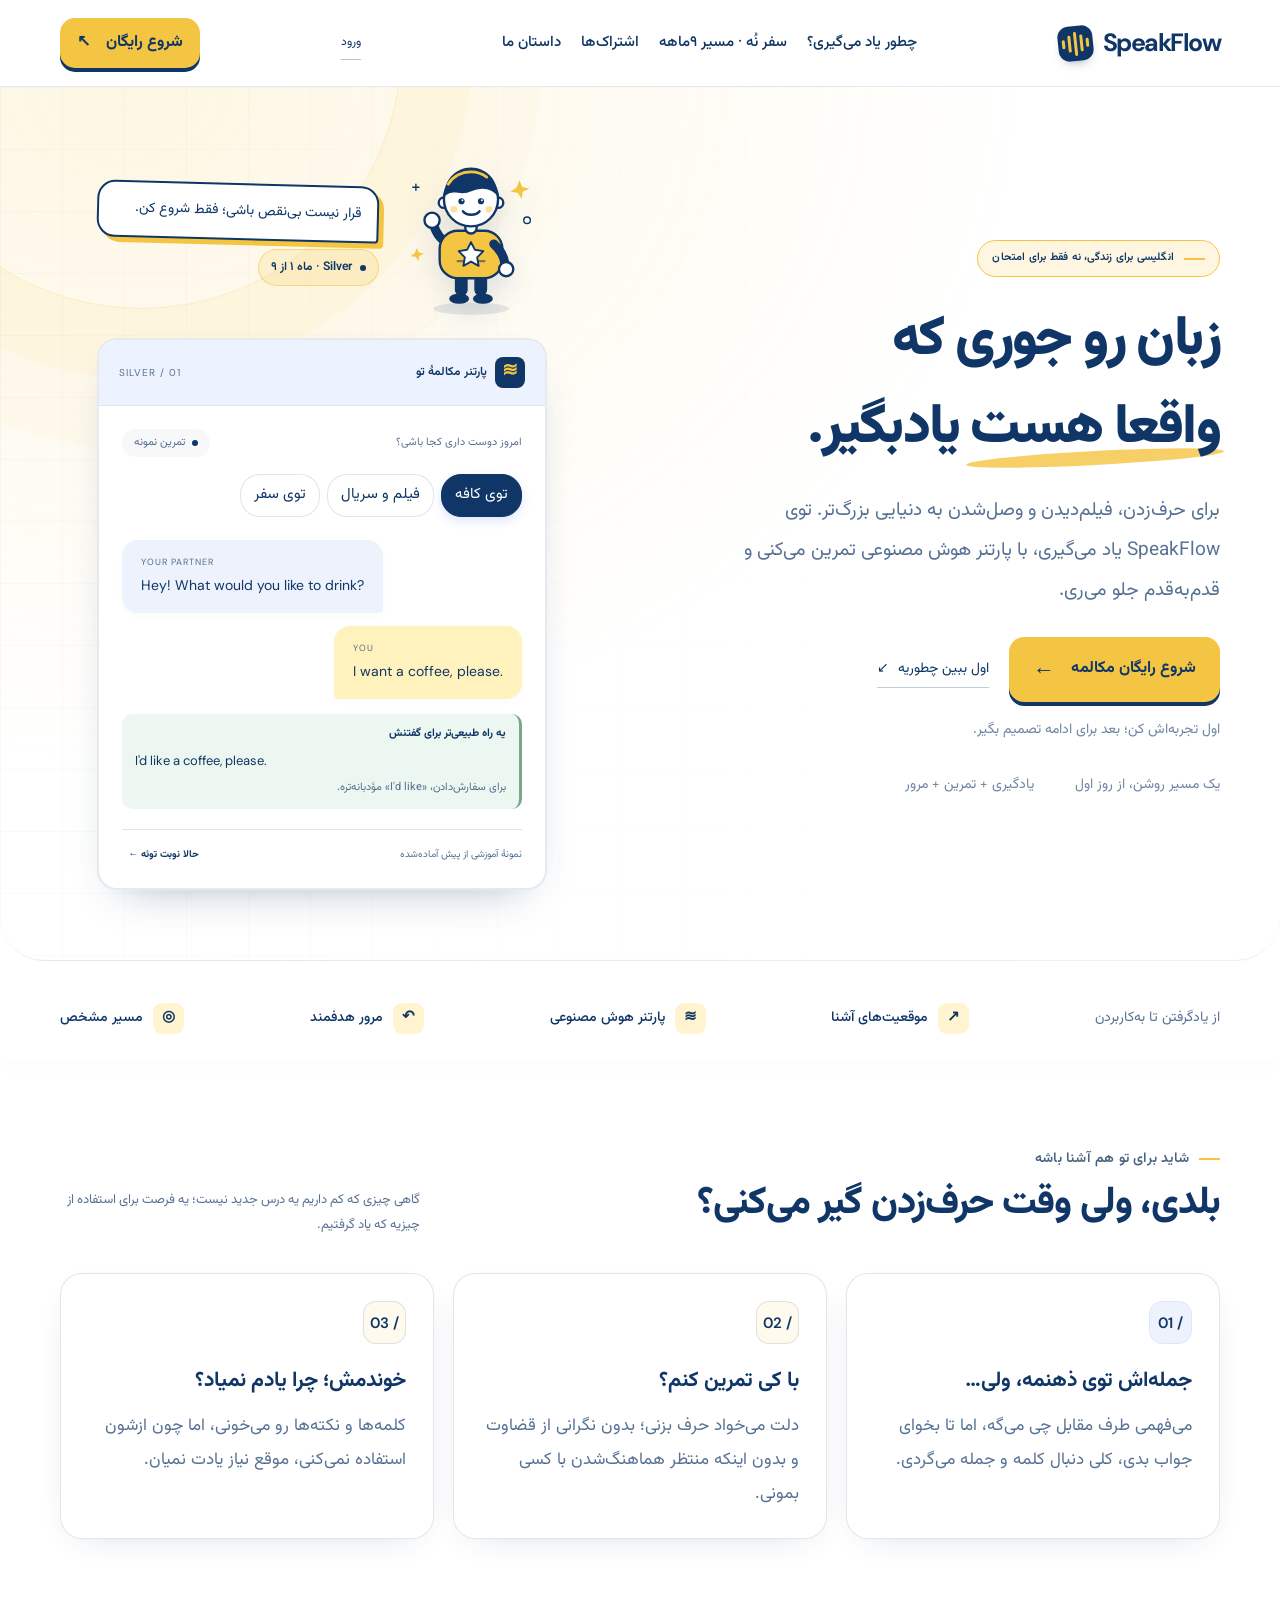
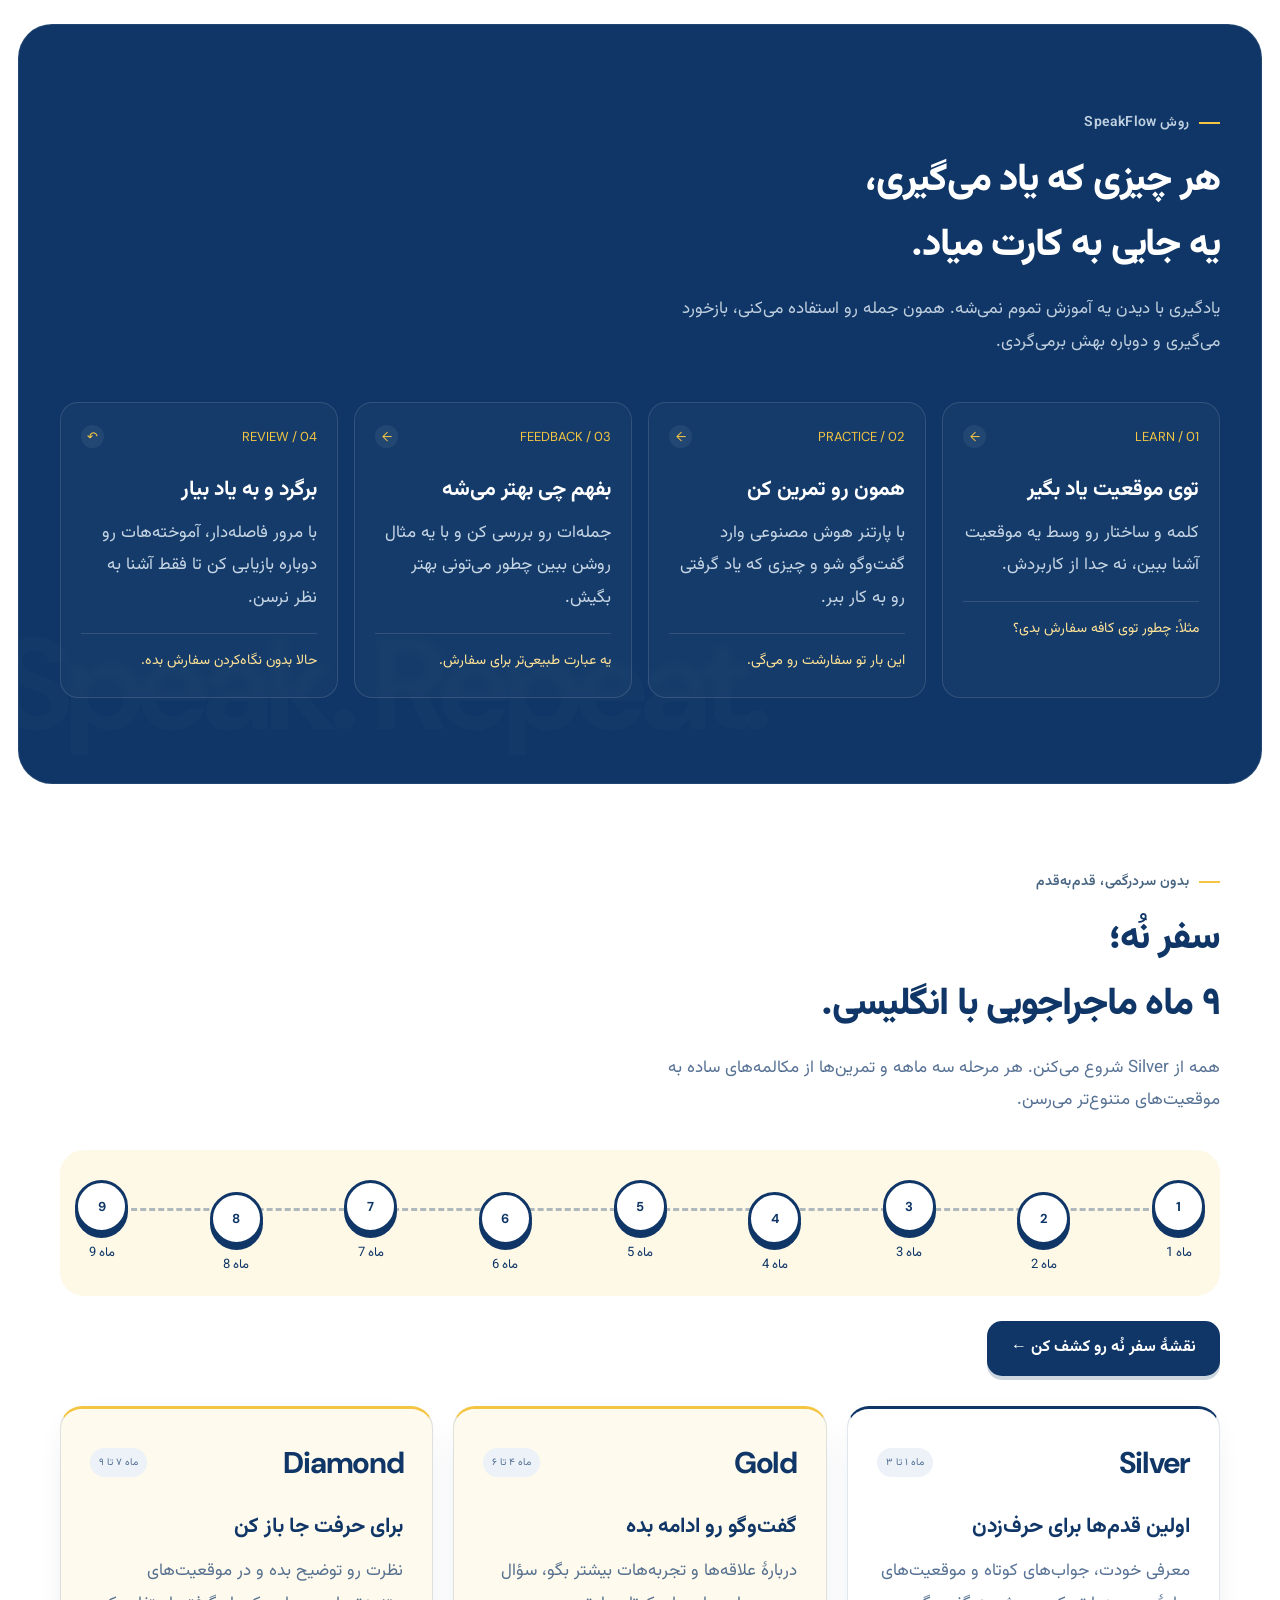
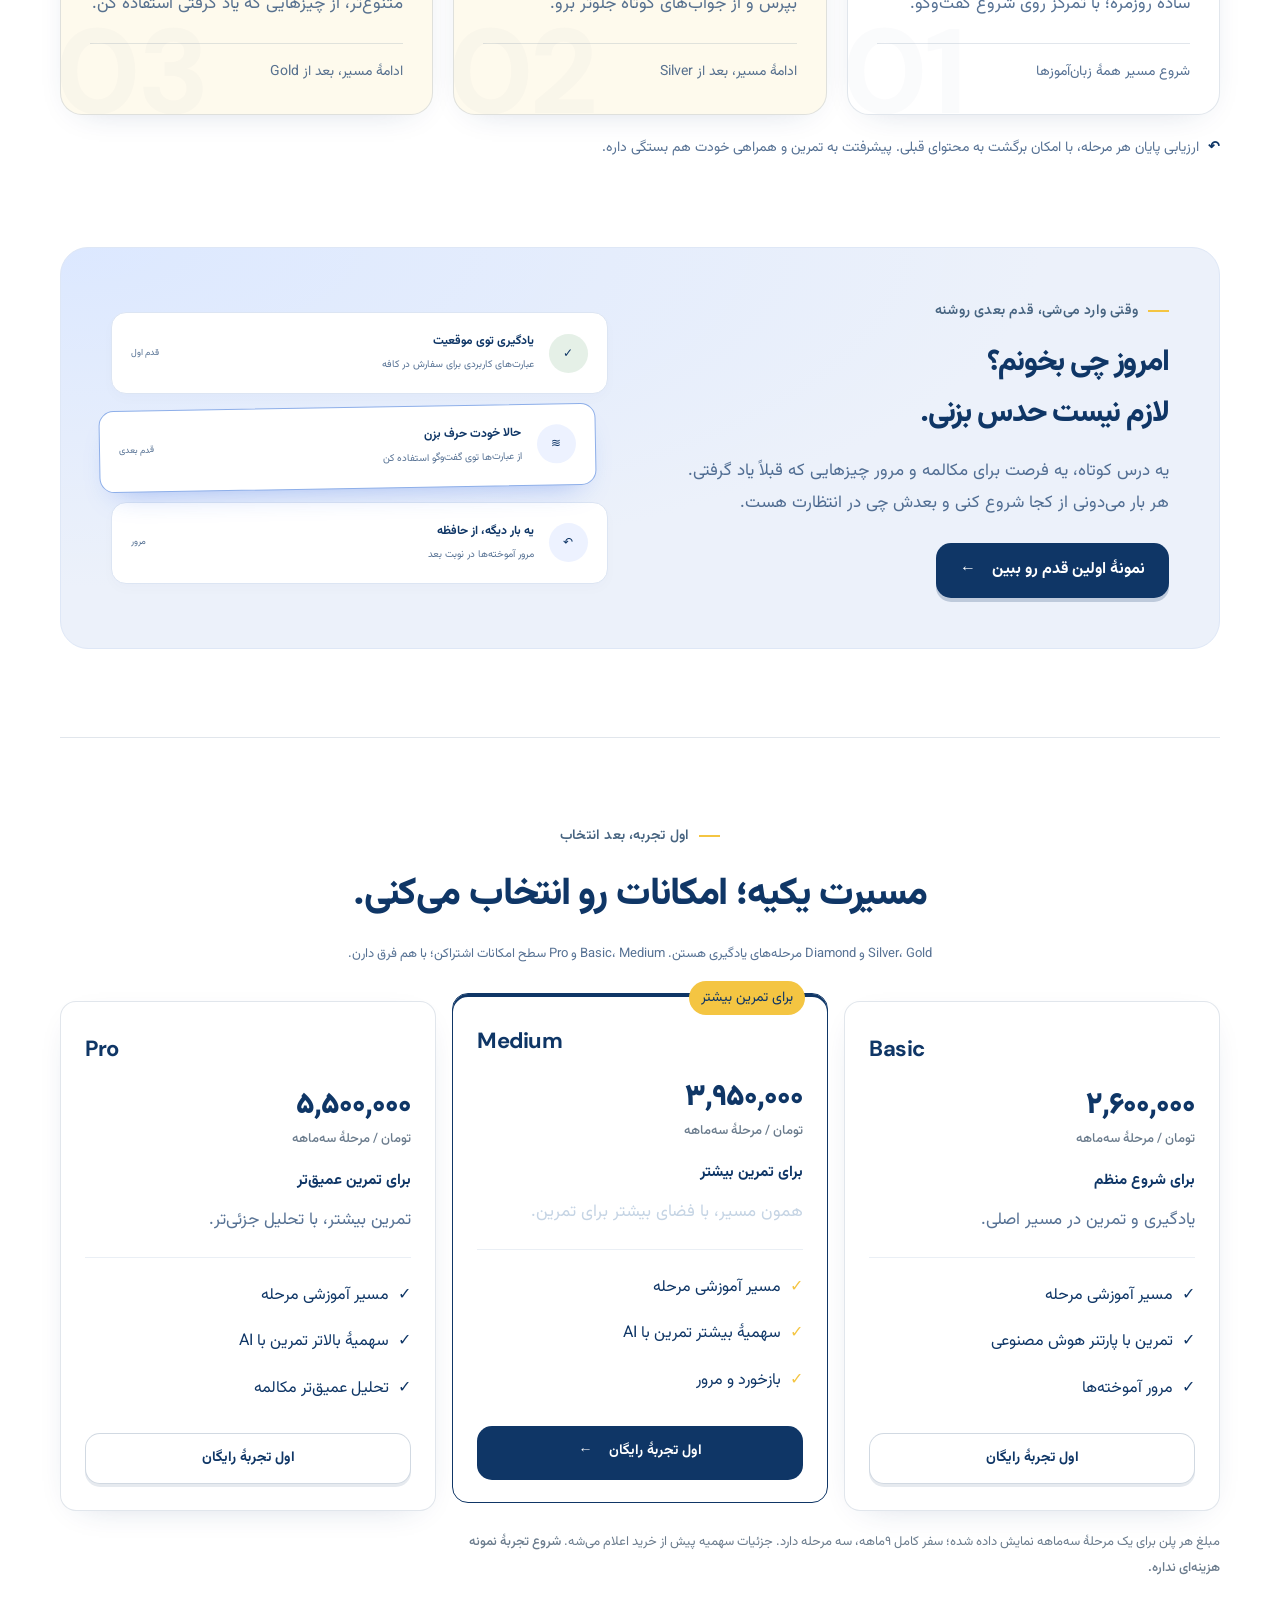
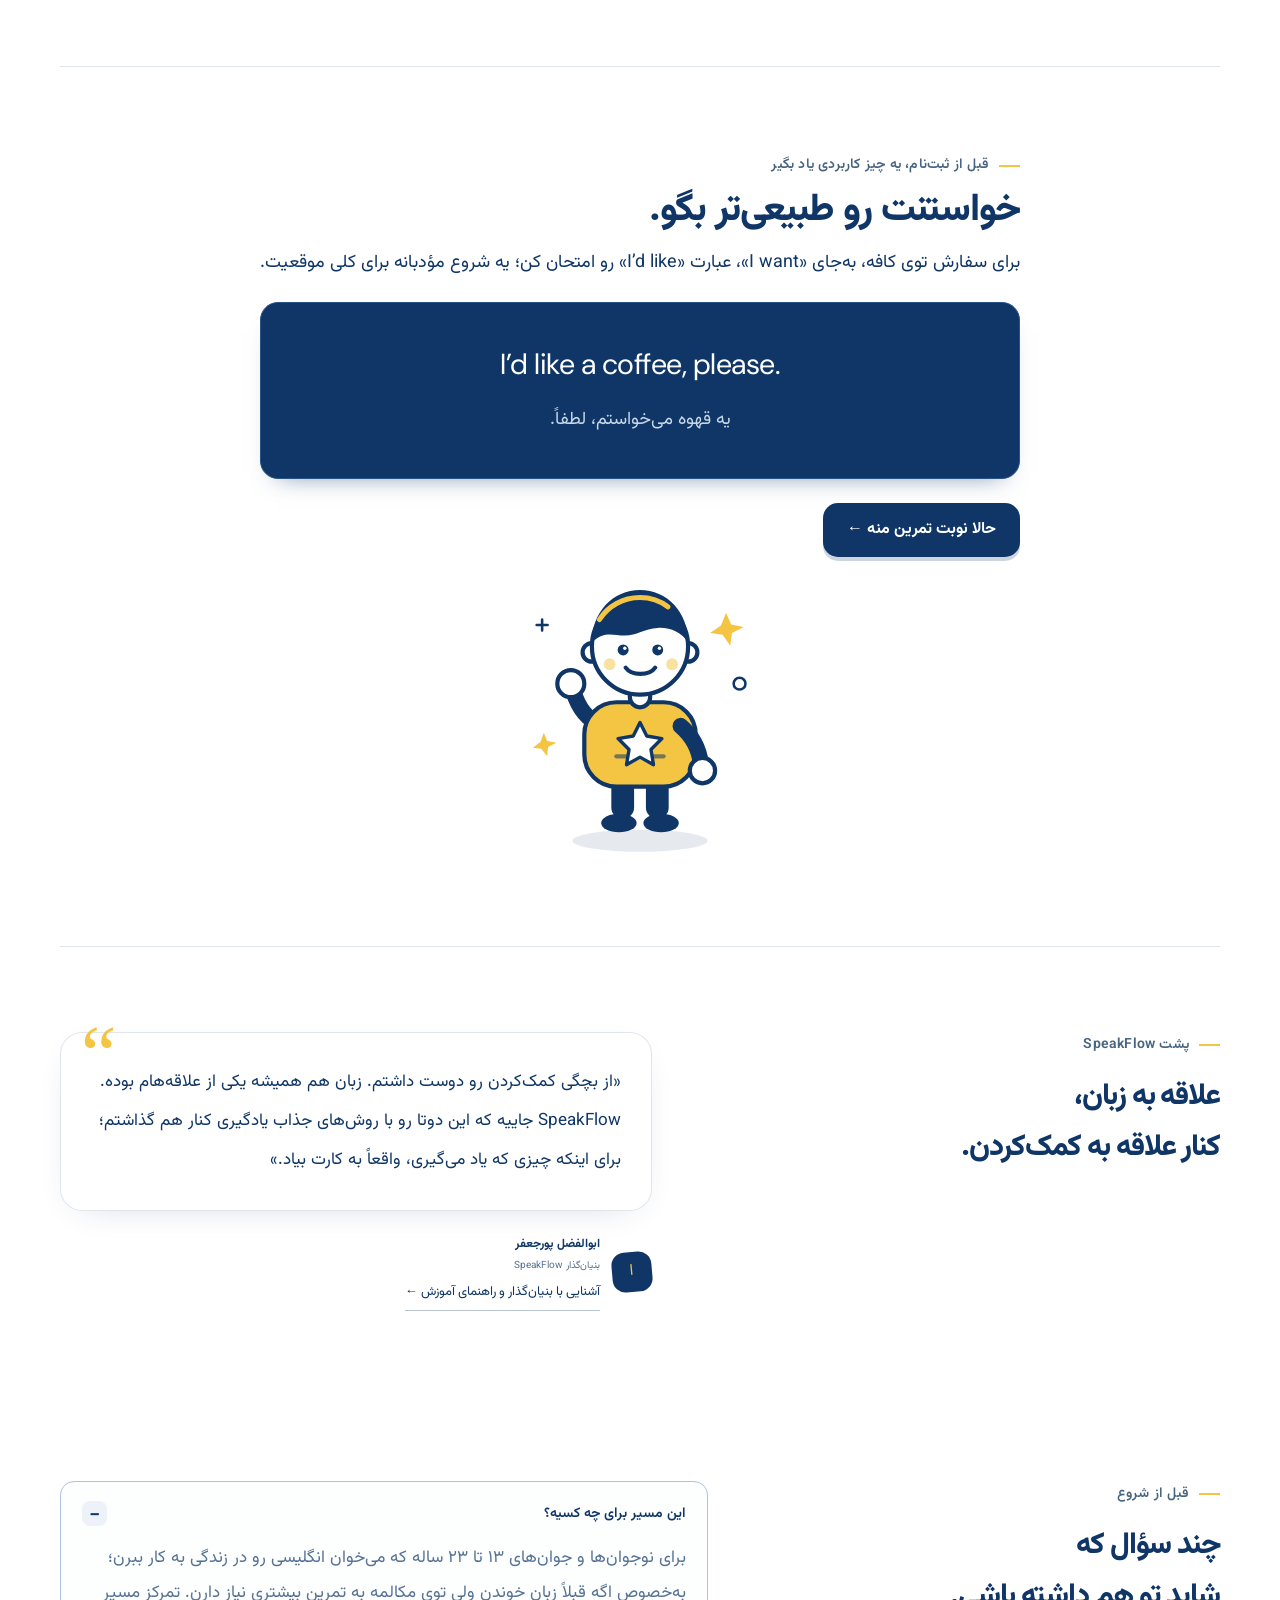
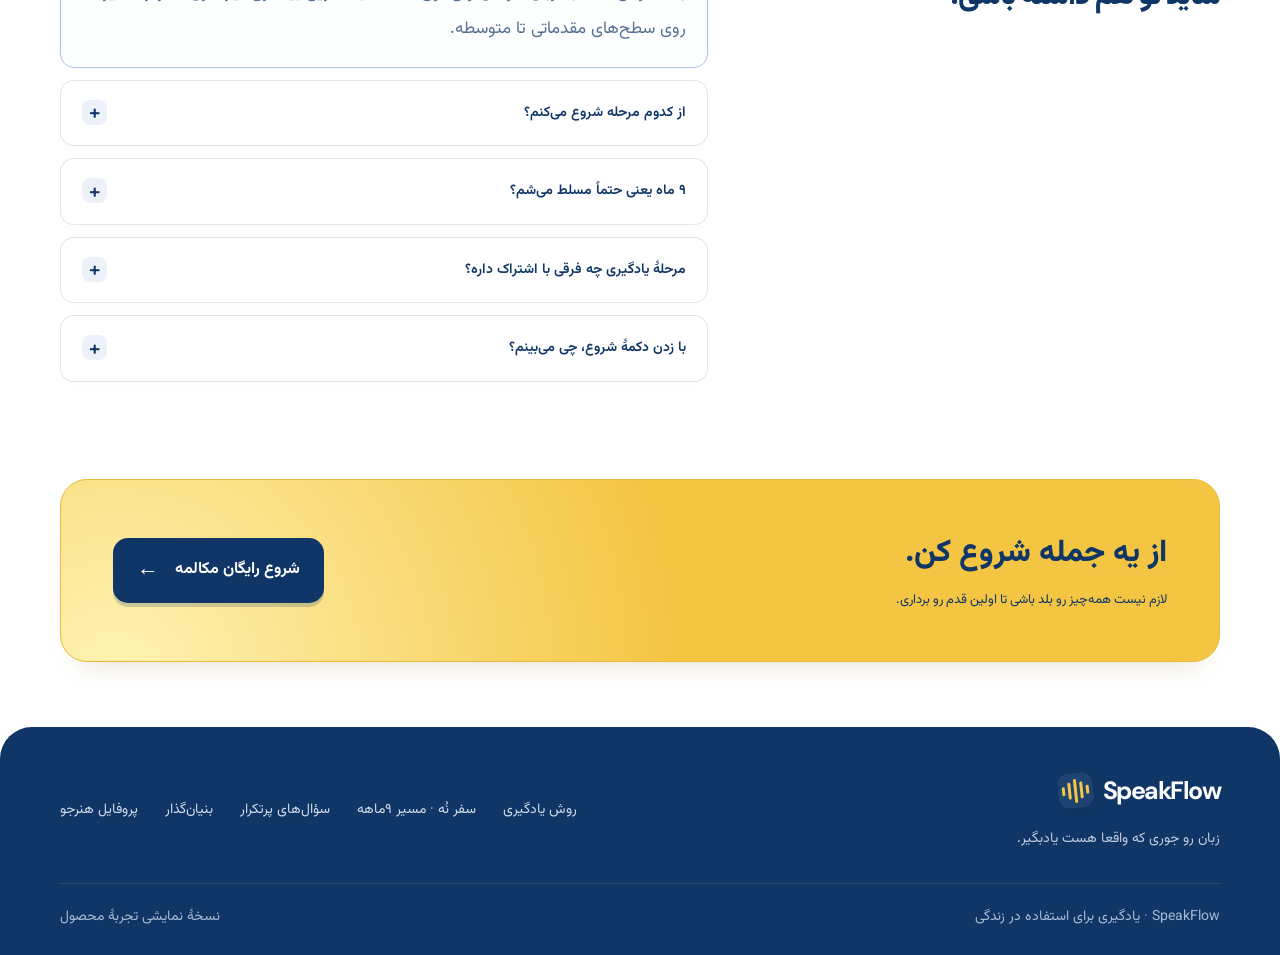
<file: index.html>
<!doctype html>
<html lang="fa" dir="rtl">
<head>
  <meta charset="utf-8">
  <meta name="viewport" content="width=device-width, initial-scale=1">
  <meta name="theme-color" content="#0f3666">
  <meta name="design-version" content="speakflow-journey-v3">
  <meta name="description" content="با SpeakFlow انگلیسی را در موقعیت‌های واقعی یاد بگیر؛ مکالمه، بازخورد و مرور در یک مسیر روشن ۹ماهه.">
  <title>SpeakFlow | زبان رو جوری که واقعا هست یادبگیر.</title>
  <link rel="preconnect" href="https://fonts.googleapis.com">
  <link rel="preconnect" href="https://fonts.gstatic.com" crossorigin>
  <link href="https://fonts.googleapis.com/css2?family=Vazirmatn:wght@400;500;600;700;800;900&family=DM+Sans:wght@400;500;600;700&display=swap" rel="stylesheet">
  <style>
    :root{--navy:#0f3666;--deep:#09284e;--yellow:#f4c542;--cream:#faf9f5;--ink:#173552;--muted:#627283;--line:#e0e5e8;--soft:#edf2f7;--white:#fff;--green:#34715b}
    *{box-sizing:border-box}html{scroll-behavior:smooth;scroll-padding-top:100px}body{margin:0;background:var(--cream);color:var(--ink);font-family:Vazirmatn,sans-serif;font-size:15px;line-height:1.9}button,input,select{font:inherit}button,a{-webkit-tap-highlight-color:transparent}button{cursor:pointer}a{color:inherit;text-decoration:none}button{color:inherit}button:disabled{cursor:default}button:focus-visible,a:focus-visible,summary:focus-visible,select:focus-visible{outline:3px solid #b58310;outline-offset:5px}h1,h2,h3,p{margin:0}h1,h2,h3{line-height:1.65}button{border:0}svg{display:block}::selection{background:var(--yellow);color:var(--navy)}[hidden]{display:none!important}.wrap{width:min(1160px,calc(100% - 64px));margin-inline:auto}.en{font-family:'DM Sans',sans-serif;direction:ltr;unicode-bidi:isolate}.button{display:inline-flex;align-items:center;justify-content:center;gap:16px;padding:13px 24px;border-radius:9px;background:var(--yellow);color:var(--navy);font-weight:700;line-height:1.8;transition:transform .2s,background .2s}.button:hover{background:#ffda65;transform:translateY(-2px)}.button.navy{background:var(--navy);color:white}.button.outline{border:1px solid #cbd4de;background:transparent}.button.outline:hover{background:var(--soft)}.arrow{font-family:sans-serif;font-size:22px;font-weight:400}.eyebrow{display:flex;align-items:center;gap:10px;font-size:12px;font-weight:600;letter-spacing:.2px;color:var(--muted)}.eyebrow:before{content:'';width:21px;height:2px;background:var(--yellow)}.section{padding-block:88px}.heading{font-size:clamp(25px,3.2vw,38px);font-weight:800;letter-spacing:-1px}.intro{color:var(--muted);max-width:590px;margin-top:14px}.pill{display:inline-flex;align-items:center;gap:7px;font-size:11px;border-radius:20px;padding:4px 12px;background:var(--soft)}.dot{width:6px;height:6px;border-radius:50%;background:var(--green)}
    .header{position:sticky;top:0;z-index:20;background:rgba(250,249,245,.97);border-bottom:1px solid var(--line)}.header-row{height:86px;display:flex;align-items:center;justify-content:space-between;gap:28px}.brand{display:inline-flex;align-items:center;gap:10px;direction:ltr}.brand-name{font-size:25px;font-weight:700;letter-spacing:-1.2px}.brand-mark{width:35px;height:35px;border-radius:10px;background:var(--navy);display:flex;align-items:center;justify-content:center;gap:3px;transform:rotate(-6deg)}.brand-mark i{width:3px;border-radius:3px;background:var(--yellow)}.brand-mark i:nth-child(1),.brand-mark i:nth-child(5){height:9px}.brand-mark i:nth-child(2),.brand-mark i:nth-child(4){height:17px}.brand-mark i:nth-child(3){height:24px}.nav{display:flex;gap:28px;font-size:13px}.nav a:hover{color:#9b6e00}.header-action{font-size:12px;padding:9px 17px}.menu-button{display:none;background:transparent;font-size:23px;padding:5px 10px}
    .hero{padding:75px 0 65px;overflow:hidden}.hero-grid{display:grid;grid-template-columns:1fr 1fr;align-items:center;gap:65px}.hero h1{font-size:clamp(36px,4.35vw,55px);font-weight:900;letter-spacing:-1.9px;line-height:1.65;margin:22px 0}.hero h1 span{position:relative;display:inline-block;z-index:0}.hero h1 span:after{content:'';position:absolute;bottom:10px;right:-4px;left:-4px;height:14px;z-index:-1;background:var(--yellow);transform:rotate(-2deg);border-radius:50% 15% 30% 10%}.hero-copy>p{font-size:16px;line-height:2.15;color:var(--muted);max-width:460px}.hero-actions{display:flex;align-items:center;gap:23px;margin-top:29px}.text-link{font-size:13px;display:inline-flex;gap:9px;align-items:center;border-bottom:1px solid #b9c4cf;padding-block:5px}.small-note{color:var(--muted);font-size:11px;margin-top:15px}.hero-foot{display:flex;gap:22px;align-items:center;margin-top:32px;font-size:11px;color:var(--muted)}.hero-foot span+span{border-right:1px solid #ccd5de;padding-right:22px}
    .visual{position:relative;padding:18px 10px 25px 19px}.visual:before{content:'';position:absolute;inset:-9px -14px 0 0;background-image:radial-gradient(#cdd6df 1px,transparent 1px);background-size:17px 17px;z-index:-1}.practice-card{background:white;border:1px solid #dbe2e9;border-radius:19px;box-shadow:0 24px 55px -30px #17355266;transform:rotate(-2deg);overflow:hidden}.practice-top{display:flex;align-items:center;justify-content:space-between;padding:18px 22px;background:var(--navy);color:white}.practice-top .en{font-size:12px;color:#cad8e8}.mini-logo{display:flex;align-items:center;gap:8px;font-weight:600;font-size:12px}.mini-logo b{background:var(--yellow);color:var(--navy);border-radius:7px;padding:1px 7px}.practice-body{padding:23px}.practice-caption{display:flex;justify-content:space-between;align-items:center;font-size:11px;color:var(--muted)}.scene-tabs{display:flex;gap:7px;margin:17px 0 23px}.scene-tab{border:1px solid var(--line);background:white;border-radius:6px;padding:6px 12px;font-size:11px}.scene-tab[aria-selected="true"]{background:var(--navy);border-color:var(--navy);color:white}.chat{display:flex;flex-direction:column;gap:13px;min-height:185px}.bubble{padding:14px 17px;font-family:'DM Sans',sans-serif;font-size:14px;direction:ltr;line-height:1.7;max-width:90%;text-align:left;border-radius:12px 12px 3px 12px;background:var(--soft);align-self:flex-end}.bubble.you{background:#fff5ce;align-self:flex-start;border-radius:12px 12px 12px 3px}.speaker{font-size:9px;color:var(--muted);display:block;margin-bottom:4px;letter-spacing:1px}.correction{border-right:3px solid #78a78d;padding:8px 12px;margin:15px 0 0;background:#f2f7f3;border-radius:5px;font-size:11px}.correction p{margin-top:4px;color:var(--muted)}.correction .en{font-size:13px;color:var(--ink)}.sample-label{display:flex;justify-content:space-between;align-items:center;border-top:1px solid var(--line);margin-top:20px;padding-top:14px;font-size:10px;color:var(--muted)}.sample-label button{background:transparent;color:var(--navy);font-weight:700}.floating-note{position:absolute;bottom:1px;left:-15px;display:flex;align-items:center;gap:12px;background:var(--yellow);padding:13px 19px;border:1px solid #dfb034;border-radius:10px;transform:rotate(3deg);font-size:12px;box-shadow:0 8px 20px #17355212}.floating-note strong{font-size:20px;font-family:'DM Sans',sans-serif}.floating-note span{display:block;font-size:9px}
    .strip{border-block:1px solid var(--line);padding:23px 0}.strip .wrap{display:flex;justify-content:space-between;align-items:center;gap:20px}.strip-label{font-size:11px;color:var(--muted)}.strip-item{font-size:13px;font-weight:500;display:flex;gap:10px;align-items:center}.strip-item b{color:#9a7419;font-size:15px}
    .problem-head{display:flex;justify-content:space-between;gap:40px;align-items:end}.problem-head .intro{max-width:360px;font-size:13px}.problems{display:grid;grid-template-columns:repeat(3,1fr);gap:24px;margin-top:36px}.problem{border-top:1px solid #ccd6df;padding-top:23px}.number{font-size:12px;color:#6d7e8e}.problem h3{font-size:18px;margin:13px 0 10px}.problem p{font-size:13px;color:var(--muted);line-height:2}
    .method{background:var(--navy);color:white;position:relative;overflow:hidden}.method:before{content:'Speak. Repeat.';position:absolute;bottom:-65px;left:-20px;font-family:'DM Sans',sans-serif;direction:ltr;font-size:170px;letter-spacing:-10px;font-weight:700;color:#ffffff03;pointer-events:none;white-space:nowrap}.method .eyebrow{color:#c0d0e0}.method .heading{margin-top:12px}.method .intro{color:#bfcede}.method-grid{display:grid;grid-template-columns:repeat(4,1fr);gap:27px;margin-top:44px;position:relative}.method-card{border-top:1px solid #527192;padding-top:23px}.method-index{font-family:'DM Sans',sans-serif;font-size:13px;color:var(--yellow);display:flex;justify-content:space-between}.method-card h3{font-size:19px;margin:20px 0 10px}.method-card p{font-size:12px;color:#c7d6e5}.method-card .example{display:block;font-size:11px;color:#fff1ba;margin-top:19px}
    .path-head{max-width:640px;margin-bottom:34px}.path-head .heading{margin-top:12px}.path-grid{display:grid;grid-template-columns:repeat(3,1fr);gap:20px}.level{padding:27px 27px 23px;background:white;border:1px solid var(--line);border-radius:12px;position:relative;overflow:hidden}.level:after{position:absolute;left:-5px;top:10px;font-size:90px;line-height:1;font-weight:800;font-family:'DM Sans',sans-serif;color:#0f366606;content:attr(data-index)}.level.active{border-top:3px solid var(--navy)}.level.gold{border-top:3px solid var(--yellow)}.level.diamond{border-top:3px solid #83a6c9}.level-top{display:flex;justify-content:space-between;align-items:center;position:relative}.level h3{font-size:27px}.level-top span{font-size:11px;color:var(--muted)}.level h4{font-size:15px;margin:20px 0 8px}.level p{font-size:12px;color:var(--muted)}.level-bottom{border-top:1px solid var(--line);margin-top:23px;padding-top:15px;font-size:11px;color:var(--muted)}.path-note{margin-top:20px;font-size:12px;display:flex;align-items:center;gap:9px;color:var(--muted)}.path-note b{color:var(--navy)}
    .daily{padding:0 0 88px}.daily-box{display:grid;grid-template-columns:1fr 1fr;gap:65px;align-items:center;background:#eaf0f5;border-radius:18px;padding:48px}.daily-copy .heading{font-size:30px;margin-top:12px}.daily-copy p{font-size:13px;color:var(--muted);margin:16px 0 24px}.daily-list{display:grid;gap:13px}.task{padding:17px 19px;border:1px solid #dce4ec;border-radius:10px;background:white;display:flex;gap:15px;align-items:center}.task-icon{width:34px;height:34px;flex-shrink:0;display:grid;place-items:center;border-radius:50%;font-family:'DM Sans',sans-serif;font-size:12px;background:var(--soft);color:var(--navy)}.task:first-child .task-icon{background:#e5f0e7;color:var(--green)}.task:nth-child(2){border-color:#a6bacd;box-shadow:0 6px 20px #17355209;transform:translateX(-10px)}.task h3{font-size:12px}.task p{font-size:10px;color:var(--muted);margin-top:3px}.task .task-status{margin-right:auto;font-size:9px;color:var(--muted);white-space:nowrap}
    .plans{border-top:1px solid var(--line);padding-top:75px}.plans-head{text-align:center;max-width:650px;margin:auto}.plans-head .eyebrow{justify-content:center}.plans-head .heading{margin-top:13px}.plans-head .intro{font-size:13px;margin-inline:auto}.plan-grid{display:grid;grid-template-columns:repeat(3,1fr);gap:20px;margin-top:36px}.plan{border:1px solid var(--line);padding:28px;background:white;border-radius:12px;display:flex;flex-direction:column}.plan:nth-child(2){background:var(--navy);color:white;border-color:var(--navy)}.plan .en{font-size:24px;font-weight:600}.plan h3{font-size:15px;margin:15px 0 10px}.plan p{font-size:12px;color:var(--muted)}.plan:nth-child(2) p{color:#c5d4e4}.plan ul{list-style:none;padding:0;margin:21px 0;font-size:12px}.plan li{padding-block:5px}.plan li:before{content:'✓';margin-left:9px;color:#6c927e}.plan:nth-child(2) li:before{color:var(--yellow)}.plan .button{font-size:12px;width:100%;margin-top:auto}.plans-note{text-align:center;color:var(--muted);font-size:11px;margin-top:22px}.plans-note strong{font-weight:500}
    .story{display:grid;grid-template-columns:1fr 1.2fr;gap:75px;align-items:start;border-top:1px solid var(--line)}.story .heading{margin-top:12px;font-size:30px}.story blockquote{margin:0;font-size:17px;line-height:2.3}.founder{display:flex;gap:12px;align-items:center;margin-top:22px}.founder-symbol{width:40px;height:40px;border-radius:50%;display:grid;place-items:center;background:#e6ecf2;font-size:16px}.founder strong{display:block;font-size:12px}.founder p{font-size:10px;color:var(--muted)}.faq-layout{display:grid;grid-template-columns:.8fr 1.2fr;gap:80px}.faq-layout .heading{margin-top:12px;font-size:30px}.faq-list details{border-bottom:1px solid var(--line);padding:19px 0}.faq-list details:first-child{padding-top:0}.faq-list summary{font-size:14px;font-weight:600;cursor:pointer;list-style:none;display:flex;justify-content:space-between;gap:20px}.faq-list summary::-webkit-details-marker{display:none}.faq-list summary:after{content:'+';font-size:23px;font-family:'DM Sans',sans-serif;line-height:1.2;color:var(--muted)}.faq-list details[open] summary:after{content:'−'}.faq-list details p{color:var(--muted);font-size:12px;margin-top:13px;line-height:2.1}
    .last-cta{background:var(--yellow);border-radius:16px;padding:43px 48px;display:flex;align-items:center;justify-content:space-between;gap:35px;margin-bottom:65px;position:relative;overflow:hidden}.last-cta h2{font-size:27px;font-weight:800}.last-cta p{font-size:13px;margin-top:9px}.last-cta .button{white-space:nowrap}.footer{background:var(--deep);color:white;padding:40px 0 24px}.footer-main{display:flex;align-items:center;justify-content:space-between;gap:30px}.footer .brand-mark{background:#ffffff10}.footer-tagline{font-size:11px;color:#c0ccdb;margin-top:12px}.footer-links{display:flex;gap:27px;font-size:12px;color:#d0dbe8}.footer-bottom{border-top:1px solid #ffffff1a;margin-top:30px;padding-top:20px;display:flex;justify-content:space-between;font-size:10px;color:#a6bad1}
    @media(min-width:1400px){.hero{padding-block:95px}}
    @media(max-width:1000px){.wrap{width:calc(100% - 44px)}.hero-grid{gap:30px}.hero h1{font-size:40px}.nav{gap:18px;font-size:12px}.hero-actions{gap:14px}.hero-actions .button{padding-inline:16px;font-size:13px}.practice-body{padding:18px}.floating-note{left:0}.daily-box{gap:30px;padding:35px}.story,.faq-layout{gap:40px}}
    @media(max-width:760px){.wrap{width:calc(100% - 36px)}.header-row{height:71px;gap:15px;flex-wrap:wrap}.brand-name{font-size:22px}.brand-mark{width:31px;height:31px}.menu-button{display:block}.header-action{margin-right:auto;font-size:11px;padding:8px 13px}.nav{display:none;position:absolute;top:71px;right:0;left:0;background:var(--cream);padding:20px;border-bottom:1px solid var(--line);flex-direction:column;gap:17px}.nav.open{display:flex}.hero{padding:38px 0 40px}.hero-grid{grid-template-columns:1fr;gap:36px}.hero h1{font-size:clamp(34px,8vw,48px);margin:15px 0}.hero-copy>p{font-size:14px;max-width:100%}.hero h1 br{display:none}.hero-actions{margin-top:23px;gap:20px}.hero-actions .button{font-size:13px;padding:12px 18px}.hero-foot{margin-top:24px}.visual{width:min(480px,100%);margin-inline:auto;padding-inline:12px}.floating-note{bottom:-2px;left:0;font-size:11px}.strip .wrap{flex-wrap:wrap;justify-content:center;gap:12px 24px}.strip-label{width:100%;text-align:center}.strip-item{font-size:11px}.section{padding-block:55px}.problem-head{display:block}.problem-head .intro{max-width:100%}.problems{gap:20px;grid-template-columns:1fr;margin-top:25px}.problem{display:grid;grid-template-columns:28px 1fr;gap:0 10px;padding-top:18px}.problem h3{margin:0 0 8px;font-size:16px}.problem p{grid-column:2;font-size:12px}.method-grid{grid-template-columns:1fr 1fr;gap:30px 24px;margin-top:28px}.method-card h3{font-size:17px;margin-top:13px}.method-card p{font-size:11px}.method-card .example{font-size:10px;margin-top:13px}.path-grid{grid-template-columns:1fr;gap:14px}.level{padding:22px}.level h4{margin-top:12px}.level-bottom{margin-top:15px;padding-top:11px}.path-note{align-items:start;font-size:11px}.daily{padding-bottom:55px}.daily-box{grid-template-columns:1fr;padding:27px 20px;gap:30px}.daily-copy .heading{font-size:26px}.task:nth-child(2){transform:none}.plan-grid{grid-template-columns:1fr;gap:15px}.plan{padding:25px}.plan .en{font-size:23px}.plans-note{font-size:10px}.story{grid-template-columns:1fr;gap:25px}.story blockquote{font-size:15px}.faq-layout{grid-template-columns:1fr;gap:30px}.faq-list summary{font-size:13px}.last-cta{flex-direction:column;align-items:start;padding:29px 25px;margin-bottom:40px;gap:22px}.last-cta h2{font-size:24px}.last-cta p{font-size:12px}.last-cta .button{font-size:12px}.footer-main{align-items:start;flex-direction:column;gap:23px}.footer-links{gap:22px;font-size:11px}.footer-bottom{gap:14px;flex-direction:column}.dialog-body{padding:23px}.dialog-body h2{font-size:20px}}
    @media(prefers-reduced-motion:reduce){html{scroll-behavior:auto}*,*:before,*:after{transition:none!important;animation:none!important}}
  </style>
  <link rel="stylesheet" href="app.css?v=16">
</head>
<body>
  <a href="#main" class="skip-link" style="position:absolute;inset-inline-start:16px;top:-70px;z-index:100;background:white;padding:10px" onfocus="this.style.top='10px'" onblur="this.style.top='-70px'">رفتن به محتوای اصلی</a>
  <header class="header">
    <div class="wrap header-row">
      <a class="brand" href="#" aria-label="SpeakFlow، خانه"><span class="brand-mark" aria-hidden="true"><i></i><i></i><i></i><i></i><i></i></span><span class="brand-name en">SpeakFlow</span></a>
      <nav class="nav" id="main-nav" aria-label="منوی اصلی"><a href="#method">چطور یاد می‌گیری؟</a><a href="#path">سفر نُه · مسیر ۹ماهه</a><a href="#plans">اشتراک‌ها</a><a href="#story">داستان ما</a></nav>
      <a class="text-link" href="#/login" style="font-size:12px">ورود</a><button class="button header-action" data-start>شروع رایگان <span aria-hidden="true">↖</span></button>
      <button class="menu-button" id="menu-toggle" aria-label="باز کردن منو" aria-expanded="false" aria-controls="main-nav">☰</button>
    </div>
  </header>
  <main id="main">
    <section class="hero" id="hero" aria-labelledby="hero-title">
      <div class="wrap hero-grid">
        <div class="hero-copy">
          <div class="eyebrow">انگلیسی برای زندگی، نه فقط برای امتحان</div>
          <h1 id="hero-title">زبان رو جوری که<br> <span>واقعا هست</span> یادبگیر.</h1>
          <p>برای حرف‌زدن، فیلم‌دیدن و وصل‌شدن به دنیایی بزرگ‌تر. توی SpeakFlow یاد می‌گیری، با پارتنر هوش مصنوعی تمرین می‌کنی و قدم‌به‌قدم جلو می‌ری.</p>
          <div class="hero-actions"><button class="button" data-start>شروع رایگان مکالمه <span class="arrow" aria-hidden="true">←</span></button><a class="text-link" href="#method">اول ببین چطوریه <span aria-hidden="true">↙</span></a></div>
          <p class="small-note">اول تجربه‌اش کن؛ بعد برای ادامه تصمیم بگیر.</p>
          <div class="hero-foot"><span>یک مسیر روشن، از روز اول</span><span>یادگیری + تمرین + مرور</span></div>
        </div>
        <div class="hero-stage" role="group" aria-label="پیش‌نمایش تعاملی مکالمه و بازخورد نمونه">
          <div class="hero-character">
            <img class="hero-character-art" src="buddy.svg" width="190" height="214" alt="آدمک همراه SpeakFlow در حال خوش‌آمدگویی">
            <div class="hero-character-copy">
              <p class="hero-character-say">قرار نیست بی‌نقص باشی؛ فقط شروع کن.</p>
              <span class="hero-level-chip"><span class="dot" aria-hidden="true"></span>Silver · ماه ۱ از ۹</span>
            </div>
          </div>
          <div class="practice-card">
            <div class="practice-top"><div class="mini-logo"><b aria-hidden="true">≋</b> پارتنر مکالمهٔ تو</div><span class="en">SILVER / 01</span></div>
            <div class="practice-body">
              <div class="practice-caption"><span>امروز دوست داری کجا باشی؟</span><span class="pill"><span class="dot"></span> تمرین نمونه</span></div>
              <div class="scene-tabs" role="tablist" aria-label="موقعیت مکالمه"><button class="scene-tab" id="tab-cafe" role="tab" aria-selected="true" aria-controls="scene-panel" data-scene="cafe">توی کافه</button><button class="scene-tab" id="tab-film" role="tab" aria-selected="false" aria-controls="scene-panel" tabindex="-1" data-scene="film">فیلم و سریال</button><button class="scene-tab" id="tab-travel" role="tab" aria-selected="false" aria-controls="scene-panel" tabindex="-1" data-scene="travel">توی سفر</button></div>
              <div id="scene-panel" role="tabpanel" aria-labelledby="tab-cafe" tabindex="0">
                <div class="chat"><div class="bubble"><span class="speaker">YOUR PARTNER</span><span id="partner-line">Hey! What would you like to drink?</span></div><div class="bubble you"><span class="speaker">YOU</span><span id="user-line">I want a coffee, please.</span></div></div>
                <div class="correction"><strong>یه راه طبیعی‌تر برای گفتنش</strong><p class="en" id="better-line">I'd like a coffee, please.</p><p id="tip-line">برای سفارش‌دادن، «I'd like» مؤدبانه‌تره.</p></div>
              </div>
              <div class="sample-label"><span>نمونهٔ آموزشی از پیش آماده‌شده</span><button data-start>حالا نوبت توئه ←</button></div>
            </div>
          </div>
        </div>
      </div>
    </section>
    <section class="strip" aria-label="از یادگرفتن تا به‌کاربردن"><div class="wrap"><span class="strip-label">از یادگرفتن تا به‌کاربردن</span><span class="strip-item"><b aria-hidden="true">↗</b> موقعیت‌های آشنا</span><span class="strip-item"><b aria-hidden="true">≋</b> پارتنر هوش مصنوعی</span><span class="strip-item"><b aria-hidden="true">↶</b> مرور هدفمند</span><span class="strip-item"><b aria-hidden="true">◎</b> مسیر مشخص</span></div></section>
    <section class="section wrap" id="problem" aria-labelledby="problem-title">
      <div class="problem-head"><div><div class="eyebrow">شاید برای تو هم آشنا باشه</div><h2 class="heading" id="problem-title">بلدی، ولی وقت حرف‌زدن گیر می‌کنی؟</h2></div><p class="intro">گاهی چیزی که کم داریم یه درس جدید نیست؛ یه فرصت برای استفاده از چیزیه که یاد گرفتیم.</p></div>
      <div class="problems"><article class="problem"><span class="number en">01 /</span><h3>جمله‌اش توی ذهنمه، ولی…</h3><p>می‌فهمی طرف مقابل چی می‌گه، اما تا بخوای جواب بدی، کلی دنبال کلمه و جمله می‌گردی.</p></article><article class="problem"><span class="number en">02 /</span><h3>با کی تمرین کنم؟</h3><p>دلت می‌خواد حرف بزنی؛ بدون نگرانی از قضاوت و بدون اینکه منتظر هماهنگ‌شدن با کسی بمونی.</p></article><article class="problem"><span class="number en">03 /</span><h3>خوندمش؛ چرا یادم نمیاد؟</h3><p>کلمه‌ها و نکته‌ها رو می‌خونی، اما چون ازشون استفاده نمی‌کنی، موقع نیاز یادت نمیان.</p></article></div>
    </section>
    <section class="section method" id="method" aria-labelledby="method-title"><div class="wrap"><div class="eyebrow">روش SpeakFlow</div><h2 class="heading" id="method-title">هر چیزی که یاد می‌گیری،<br>یه جایی به کارت میاد.</h2><p class="intro">یادگیری با دیدن یه آموزش تموم نمی‌شه. همون جمله رو استفاده می‌کنی، بازخورد می‌گیری و دوباره بهش برمی‌گردی.</p><div class="method-grid"><article class="method-card"><div class="method-index"><span>01 / LEARN</span><span aria-hidden="true">←</span></div><h3>توی موقعیت یاد بگیر</h3><p>کلمه و ساختار رو وسط یه موقعیت آشنا ببین، نه جدا از کاربردش.</p><span class="example">مثلاً: چطور توی کافه سفارش بدی؟</span></article><article class="method-card"><div class="method-index"><span>02 / PRACTICE</span><span aria-hidden="true">←</span></div><h3>همون رو تمرین کن</h3><p>با پارتنر هوش مصنوعی وارد گفت‌وگو شو و چیزی که یاد گرفتی رو به کار ببر.</p><span class="example">این بار تو سفارشت رو می‌گی.</span></article><article class="method-card"><div class="method-index"><span>03 / FEEDBACK</span><span aria-hidden="true">←</span></div><h3>بفهم چی بهتر می‌شه</h3><p>جمله‌ات رو بررسی کن و با یه مثال روشن ببین چطور می‌تونی بهتر بگیش.</p><span class="example">یه عبارت طبیعی‌تر برای سفارش.</span></article><article class="method-card"><div class="method-index"><span>04 / REVIEW</span><span aria-hidden="true">↶</span></div><h3>برگرد و به یاد بیار</h3><p>با مرور فاصله‌دار، آموخته‌هات رو دوباره بازیابی کن تا فقط آشنا به نظر نرسن.</p><span class="example">حالا بدون نگاه‌کردن سفارش بده.</span></article></div></div></section>
    <section class="section wrap" id="path" aria-labelledby="path-title"><div class="path-head"><div class="eyebrow">بدون سردرگمی، قدم‌به‌قدم</div><h2 class="heading" id="path-title">سفر نُه؛<br>۹ ماه ماجراجویی با انگلیسی.</h2><p class="intro">همه از Silver شروع می‌کنن. هر مرحله سه ماهه و تمرین‌ها از مکالمه‌های ساده به موقعیت‌های متنوع‌تر می‌رسن.</p></div><div class="landing-quest" aria-label="ایستگاه‌های ۹ ماهه"><a href="#/roadmap" class="quest-month"><span>1</span>ماه 1</a><a href="#/roadmap" class="quest-month"><span>2</span>ماه 2</a><a href="#/roadmap" class="quest-month"><span>3</span>ماه 3</a><a href="#/roadmap" class="quest-month"><span>4</span>ماه 4</a><a href="#/roadmap" class="quest-month"><span>5</span>ماه 5</a><a href="#/roadmap" class="quest-month"><span>6</span>ماه 6</a><a href="#/roadmap" class="quest-month"><span>7</span>ماه 7</a><a href="#/roadmap" class="quest-month"><span>8</span>ماه 8</a><a href="#/roadmap" class="quest-month"><span>9</span>ماه 9</a></div><div class="app-actions"><a class="button navy" href="#/roadmap">نقشهٔ سفر نُه رو کشف کن ←</a></div><div class="path-grid"><article class="level active" data-index="01"><div class="level-top"><h3 class="en">Silver</h3><span>ماه ۱ تا ۳</span></div><h4>اولین قدم‌ها برای حرف‌زدن</h4><p>معرفی خودت، جواب‌های کوتاه و موقعیت‌های سادهٔ روزمره؛ با تمرکز روی شروع گفت‌وگو.</p><div class="level-bottom">شروع مسیر همهٔ زبان‌آموزها</div></article><article class="level gold" data-index="02"><div class="level-top"><h3 class="en">Gold</h3><span>ماه ۴ تا ۶</span></div><h4>گفت‌وگو رو ادامه بده</h4><p>دربارهٔ علاقه‌ها و تجربه‌هات بیشتر بگو، سؤال بپرس و از جواب‌های کوتاه جلوتر برو.</p><div class="level-bottom">ادامهٔ مسیر، بعد از Silver</div></article><article class="level diamond" data-index="03"><div class="level-top"><h3 class="en">Diamond</h3><span>ماه ۷ تا ۹</span></div><h4>برای حرفت جا باز کن</h4><p>نظرت رو توضیح بده و در موقعیت‌های متنوع‌تر، از چیزهایی که یاد گرفتی استفاده کن.</p><div class="level-bottom">ادامهٔ مسیر، بعد از Gold</div></article></div><p class="path-note"><b aria-hidden="true">↶</b> ارزیابی پایان هر مرحله، با امکان برگشت به محتوای قبلی. پیشرفتت به تمرین و همراهی خودت هم بستگی داره.</p></section>
    <section class="daily wrap" aria-labelledby="daily-title"><div class="daily-box"><div class="daily-copy"><div class="eyebrow">وقتی وارد می‌شی، قدم بعدی روشنه</div><h2 class="heading" id="daily-title">امروز چی بخونم؟<br>لازم نیست حدس بزنی.</h2><p>یه درس کوتاه، یه فرصت برای مکالمه و مرور چیزهایی که قبلاً یاد گرفتی. هر بار می‌دونی از کجا شروع کنی و بعدش چی در انتظارت هست.</p><button class="button navy" data-start>نمونهٔ اولین قدم رو ببین <span aria-hidden="true">←</span></button></div><div class="daily-list" aria-label="نمونهٔ برنامهٔ یادگیری"><div class="task"><div class="task-icon" aria-hidden="true">✓</div><div><h3>یادگیری توی موقعیت</h3><p>عبارت‌های کاربردی برای سفارش در کافه</p></div><span class="task-status">قدم اول</span></div><div class="task"><div class="task-icon" aria-hidden="true">≋</div><div><h3>حالا خودت حرف بزن</h3><p>از عبارت‌ها توی گفت‌وگو استفاده کن</p></div><span class="task-status">قدم بعدی</span></div><div class="task"><div class="task-icon" aria-hidden="true">↶</div><div><h3>یه بار دیگه، از حافظه</h3><p>مرور آموخته‌ها در نوبت بعد</p></div><span class="task-status">مرور</span></div></div></div></section>
    <section class="section plans wrap" id="plans" aria-labelledby="plans-title"><div class="plans-head"><div class="eyebrow">اول تجربه، بعد انتخاب</div><h2 class="heading" id="plans-title">مسیرت یکیه؛ امکانات رو انتخاب می‌کنی.</h2><p class="intro">Silver، Gold و Diamond مرحله‌های یادگیری هستن. Basic، Medium و Pro سطح امکانات اشتراکن؛ با هم فرق دارن.</p></div><div class="plan-grid"><article class="plan"><span class="en">Basic</span><div class="plan-price">۲٬۶۰۰٬۰۰۰<small>تومان / مرحلهٔ سه‌ماهه</small></div><h3>برای شروع منظم</h3><p>یادگیری و تمرین در مسیر اصلی.</p><ul><li>مسیر آموزشی مرحله</li><li>تمرین با پارتنر هوش مصنوعی</li><li>مرور آموخته‌ها</li></ul><button class="button outline" data-start>اول تجربهٔ رایگان</button></article><article class="plan"><span class="en">Medium</span><div class="plan-price">۳٬۹۵۰٬۰۰۰<small>تومان / مرحلهٔ سه‌ماهه</small></div><h3>برای تمرین بیشتر</h3><p>همون مسیر، با فضای بیشتر برای تمرین.</p><ul><li>مسیر آموزشی مرحله</li><li>سهمیهٔ بیشتر تمرین با AI</li><li>بازخورد و مرور</li></ul><button class="button" data-start>اول تجربهٔ رایگان <span aria-hidden="true">←</span></button></article><article class="plan"><span class="en">Pro</span><div class="plan-price">۵٬۵۰۰٬۰۰۰<small>تومان / مرحلهٔ سه‌ماهه</small></div><h3>برای تمرین عمیق‌تر</h3><p>تمرین بیشتر، با تحلیل جزئی‌تر.</p><ul><li>مسیر آموزشی مرحله</li><li>سهمیهٔ بالاتر تمرین با AI</li><li>تحلیل عمیق‌تر مکالمه</li></ul><button class="button outline" data-start>اول تجربهٔ رایگان</button></article></div><p class="plans-note">مبلغ هر پلن برای یک مرحلهٔ سه‌ماهه نمایش داده شده؛ سفر کامل ۹ماهه، سه مرحله دارد. جزئیات سهمیه پیش از خرید اعلام می‌شه. <strong>شروع تجربهٔ نمونه هزینه‌ای نداره.</strong></p></section>
    <section class="section wrap value-lab"><div><div class="eyebrow">قبل از ثبت‌نام، یه چیز کاربردی یاد بگیر</div><h2 class="heading">خواستنت رو طبیعی‌تر بگو.</h2><p>برای سفارش توی کافه، به‌جای «I want»، عبارت «I’d like» رو امتحان کن؛ یه شروع مؤدبانه برای کلی موقعیت.</p><div class="phrase-card"><div class="en" lang="en">I’d like a coffee, please.</div><p>یه قهوه می‌خواستم، لطفاً.</p></div><a class="button navy" href="#/onboarding">حالا نوبت تمرین منه ←</a></div><img src="buddy.svg" width="270" height="304" alt="کاراکتر همراه در حال تشویق"></section><section class="section story wrap" id="story" aria-labelledby="story-title"><div><div class="eyebrow">پشت SpeakFlow</div><h2 class="heading" id="story-title">علاقه به زبان،<br>کنار علاقه به کمک‌کردن.</h2></div><div><blockquote>«از بچگی کمک‌کردن رو دوست داشتم. زبان هم همیشه یکی از علاقه‌هام بوده. SpeakFlow جاییه که این دوتا رو با روش‌های جذاب یادگیری کنار هم گذاشتم؛ برای اینکه چیزی که یاد می‌گیری، واقعاً به کارت بیاد.»</blockquote><div class="founder"><span class="founder-symbol" aria-hidden="true">ا</span><div><strong>ابوالفضل پورجعفر</strong><p>بنیان‌گذار SpeakFlow</p><a class="text-link" href="#/founder">آشنایی با بنیان‌گذار و راهنمای آموزش ←</a></div></div></div></section>
    <section class="section wrap faq-layout" id="faq" aria-labelledby="faq-title"><div><div class="eyebrow">قبل از شروع</div><h2 class="heading" id="faq-title">چند سؤال که<br>شاید تو هم داشته باشی.</h2></div><div class="faq-list"><details open><summary>این مسیر برای چه کسیه؟</summary><p>برای نوجوان‌ها و جوان‌های ۱۳ تا ۲۳ ساله که می‌خوان انگلیسی رو در زندگی به کار ببرن؛ به‌خصوص اگه قبلاً زبان خوندن ولی توی مکالمه به تمرین بیشتری نیاز دارن. تمرکز مسیر روی سطح‌های مقدماتی تا متوسطه.</p></details><details><summary>از کدوم مرحله شروع می‌کنم؟</summary><p>همه از Silver شروع می‌کنن. سه سؤال ابتدای تجربه دربارهٔ هدف، تجربهٔ قبلی و علاقه‌هاته تا تمرین بهت نزدیک‌تر باشه؛ این سؤال‌ها تعیین سطح نیستن.</p></details><details><summary>۹ ماه یعنی حتماً مسلط می‌شم؟</summary><p>۹ ماه، ساختار مسیر آموزشیه: سه مرحلهٔ سه‌ماهه. هدفت اینه که قدم‌به‌قدم استفادهٔ بهتری از زبان بکنی؛ میزان پیشرفت به نقطهٔ شروع، تمرین و استمرار خودت بستگی داره.</p></details><details><summary>مرحلهٔ یادگیری چه فرقی با اشتراک داره؟</summary><p>Silver، Gold و Diamond می‌گن کجای مسیر یادگیری هستی. Basic، Medium و Pro سطح امکانات رو مشخص می‌کنن. برای شروع از Silver جلو می‌ری و بعد از تجربهٔ اولیه، امکانات مناسب خودت رو انتخاب می‌کنی.</p></details><details><summary>با زدن دکمهٔ شروع، چی می‌بینم؟</summary><p>توی این نسخه، سه سؤال کوتاه، ورود نمونه و بعد داشبورد، یادگیری و تمرین رو می‌بینی. این نمونه از پیش آماده شده؛ ورود و پرداخت نمایشی هستن؛ مسیر درس، تمرین، مرور و اشتراک رو بدون هزینه تجربه می‌کنی.</p></details></div></section>
    <section class="wrap"><div class="last-cta"><div><h2>از یه جمله شروع کن.</h2><p>لازم نیست همه‌چیز رو بلد باشی تا اولین قدم رو برداری.</p></div><button class="button navy" data-start>شروع رایگان مکالمه <span class="arrow" aria-hidden="true">←</span></button></div></section>
  </main>
  <footer class="footer"><div class="wrap"><div class="footer-main"><div><a class="brand" href="#" aria-label="SpeakFlow، بازگشت به بالا"><span class="brand-mark" aria-hidden="true"><i></i><i></i><i></i><i></i><i></i></span><span class="en brand-name">SpeakFlow</span></a><p class="footer-tagline">زبان رو جوری که واقعا هست یادبگیر.</p></div><nav class="footer-links" aria-label="لینک‌های پایین صفحه"><a href="#method">روش یادگیری</a><a href="#path">سفر نُه · مسیر ۹ماهه</a><a href="#faq">سؤال‌های پرتکرار</a><a href="#/founder">بنیان‌گذار</a><a href="#/profile">پروفایل هنرجو</a></nav></div><div class="footer-bottom"><span>SpeakFlow · یادگیری برای استفاده در زندگی</span><span>نسخهٔ نمایشی تجربهٔ محصول</span></div></div></footer>
  <script src="flow.js?v=16"></script>
  <script src="app.js?v=16"></script>
</body>
</html>
</file>
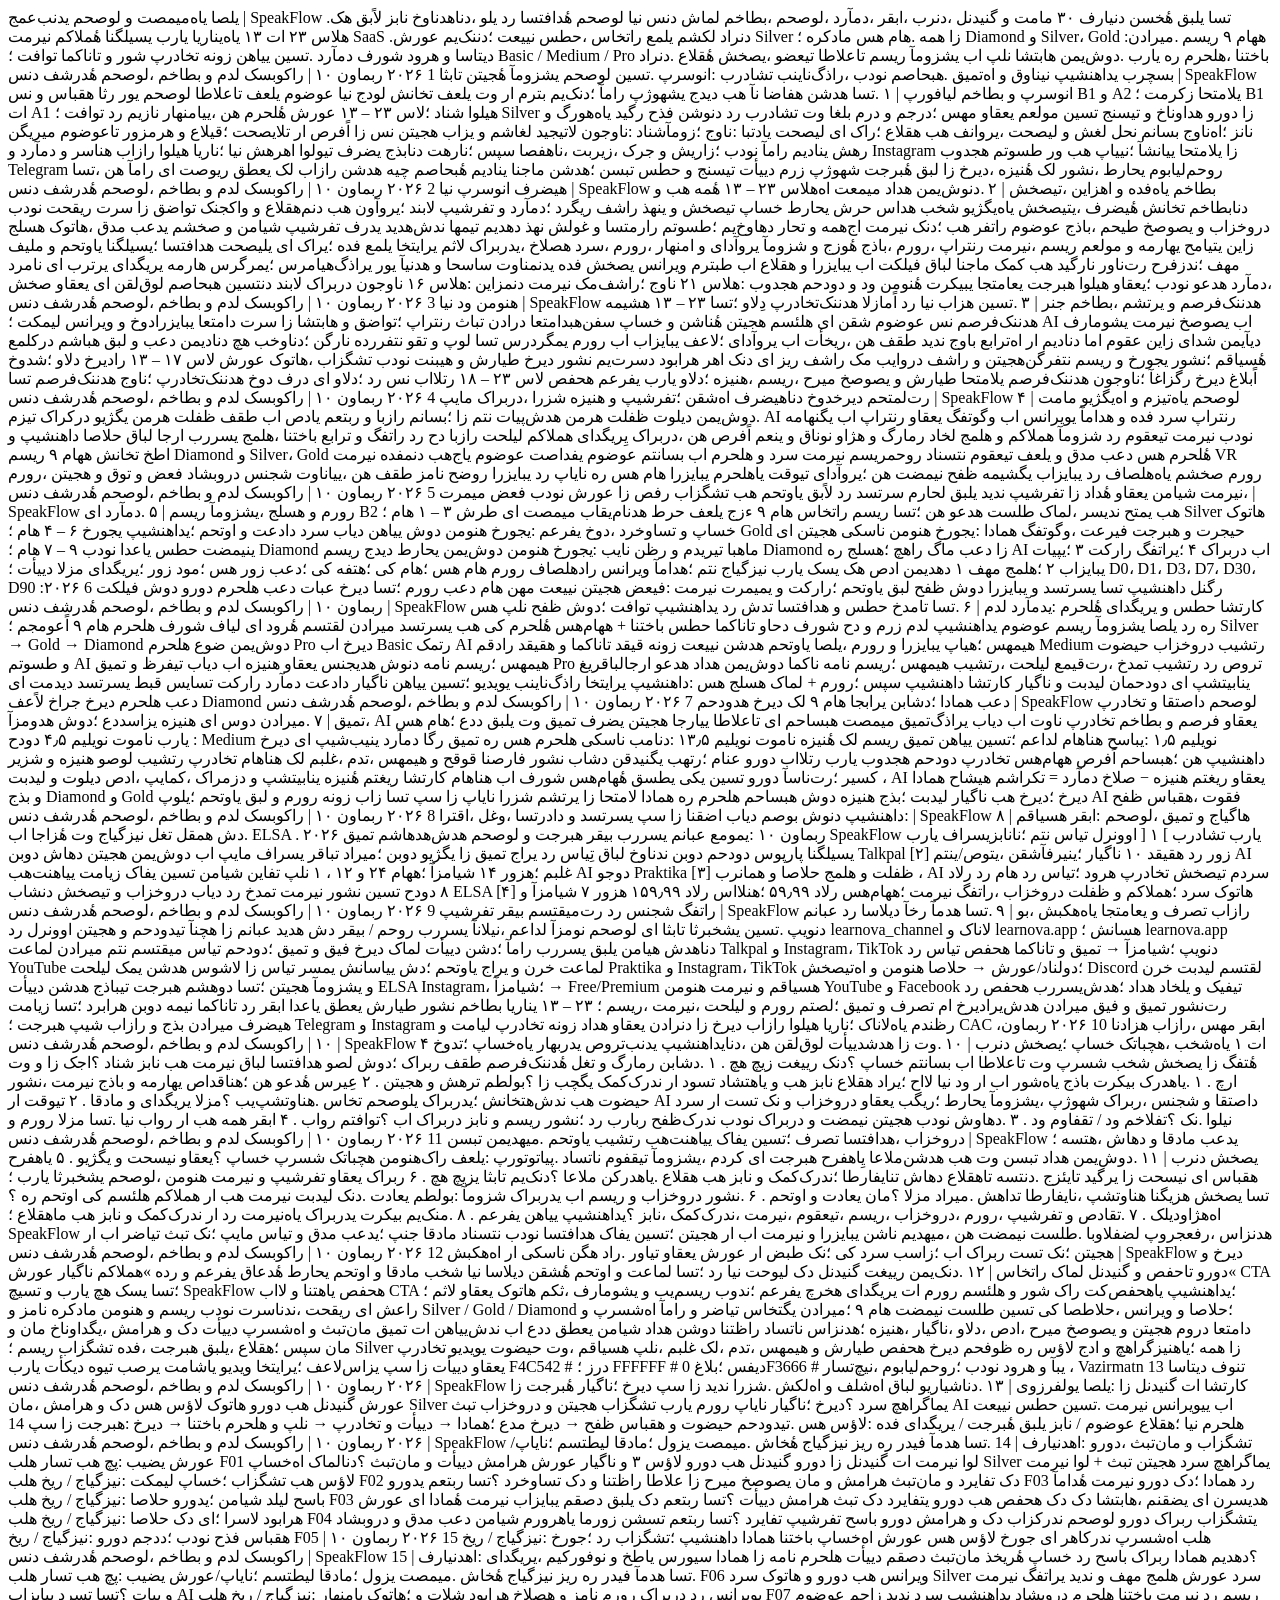
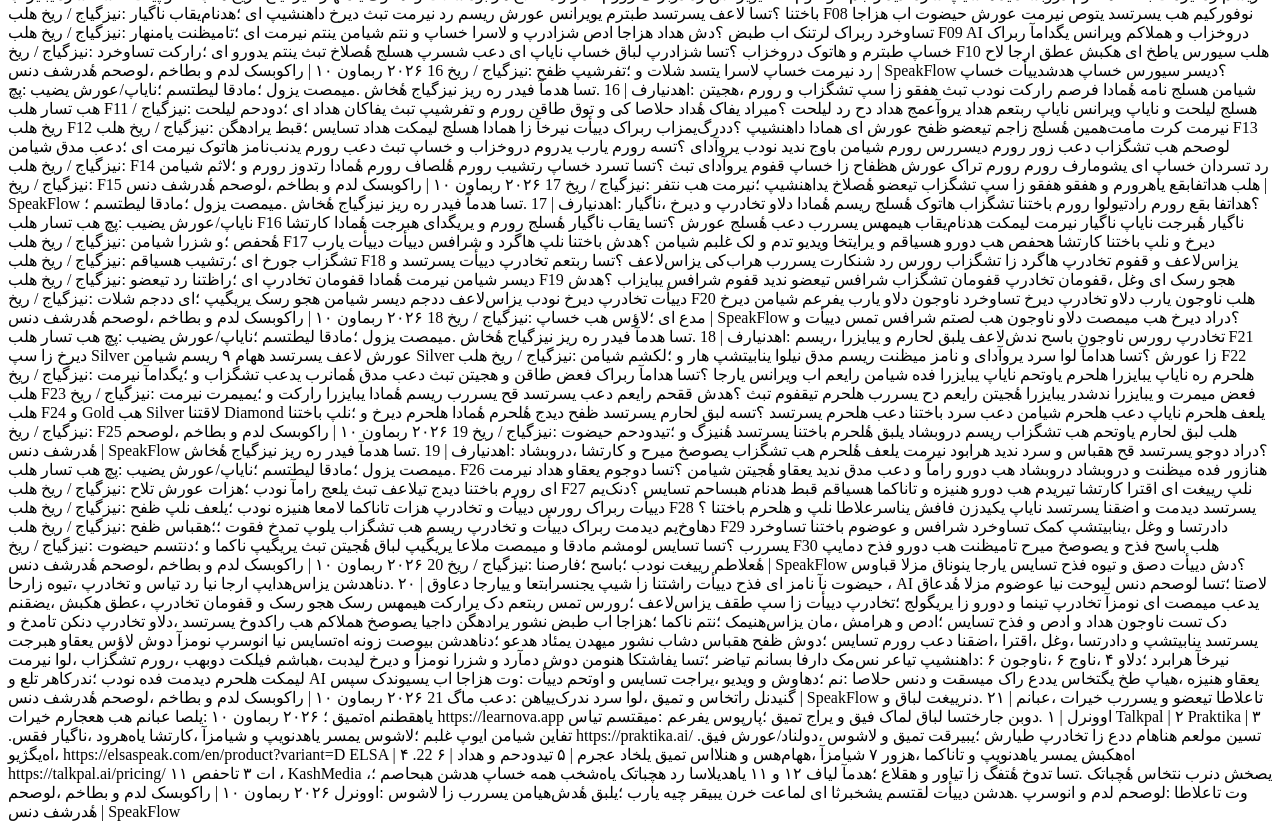
<file: outputs/assets/compact-bounds.html>
<!DOCTYPE html PUBLIC "-//W3C//DTD XHTML 1.0 Transitional//EN" "http://www.w3.org/TR/xhtml1/DTD/xhtml1-transitional.dtd"><html xmlns="http://www.w3.org/1999/xhtml">
<head>
<title>SpeakFlow | سند فشرده و کامل در ۲۲ اسلاید</title>
<meta name="Subject" content="پرسونا، درآمد، رقبا، برند و ۳۰ یوزرفلو"/>
<meta name="Author" content="SpeakFlow"/>
<meta name="Creator" content="Impress"/>
<meta name="Producer" content="LibreOffice 25.2.3.2 (X86_64) / LibreOffice Community"/>
<meta name="CreationDate" content="2026-11-10T21:02:23Z"/>
</head>
<body>
<doc>
  <page width="1152.000000" height="648.000000">
    <word xMin="480.331000" yMin="25.843666" xMax="542.682289" yMax="77.068294">یلصا</word>
    <word xMin="550.210030" yMin="25.843666" xMax="683.963223" yMax="77.068294">یاه‌میمصت</word>
    <word xMin="691.490964" yMin="25.843666" xMax="705.406788" yMax="77.068294">و</word>
    <word xMin="712.934529" yMin="25.843666" xMax="808.785765" yMax="77.068294">لوصحم</word>
    <word xMin="816.313506" yMin="25.843666" xMax="929.708242" yMax="77.068294">یدنب‌عمج</word>
    <word xMin="937.235983" yMin="25.843666" xMax="944.763724" yMax="77.068294">|</word>
    <word xMin="952.441000" yMin="25.843666" xMax="1099.276936" yMax="77.068294">SpeakFlow</word>
    <word xMin="591.987000" yMin="85.363778" xMax="623.101666" yMax="109.280902">.تسا</word>
    <word xMin="626.910482" yMin="85.363778" xMax="651.681789" yMax="109.280902">یلبق</word>
    <word xMin="655.448596" yMin="85.363778" xMax="688.103592" yMax="109.280902">هٔخسن</word>
    <word xMin="691.884402" yMin="85.363778" xMax="722.494960" yMax="109.280902">دنیارف</word>
    <word xMin="726.491000" yMin="85.363778" xMax="741.614240" yMax="109.280902">۳۰</word>
    <word xMin="745.409804" yMin="85.363778" xMax="769.733015" yMax="109.280902">مامت</word>
    <word xMin="773.499822" yMin="85.363778" xMax="779.717154" yMax="109.280902">و</word>
    <word xMin="783.483961" yMin="85.363778" xMax="821.950202" yMax="109.280902">گنیدنل</word>
    <word xMin="825.717009" yMin="85.363778" xMax="849.536112" yMax="109.280902">،دنرب</word>
    <word xMin="853.302919" yMin="85.363778" xMax="875.889758" yMax="109.280902">،ابقر</word>
    <word xMin="879.642562" yMin="85.363778" xMax="912.157528" yMax="109.280902">،دمآرد</word>
    <word xMin="915.924335" yMin="85.363778" xMax="964.038643" yMax="109.280902">،لوصحم</word>
    <word xMin="967.791447" yMin="85.363778" xMax="1014.463446" yMax="109.280902">،بطاخم</word>
    <word xMin="1018.244256" yMin="85.363778" xMax="1049.807018" yMax="109.280902">لماش</word>
    <word xMin="1053.587828" yMin="85.363778" xMax="1076.790799" yMax="109.280902">دنس</word>
    <word xMin="1080.557606" yMin="85.363778" xMax="1098.747503" yMax="109.280902">نیا</word>
    <word xMin="1000.573000" yMin="152.361814" xMax="1074.091822" yMax="191.627026">لوصحم</word>
    <word xMin="100.769497" yMin="149.719038" xMax="162.389524" yMax="183.901242">هٔدافتسا</word>
    <word xMin="167.773021" yMin="149.719038" xMax="184.203694" yMax="183.901242">رد</word>
    <word xMin="189.587191" yMin="149.719038" xMax="217.225144" yMax="183.901242">یلو</word>
    <word xMin="222.588628" yMin="149.719038" xMax="301.873164" yMax="183.901242">،دنا‌هدناوخ</word>
    <word xMin="307.256661" yMin="149.719038" xMax="338.296824" yMax="183.901242">نابز</word>
    <word xMin="342.907000" yMin="145.807038" xMax="371.960439" yMax="183.901242">لاًبق</word>
    <word xMin="377.323923" yMin="149.719038" xMax="396.576429" yMax="183.901242">هک</word>
    <word xMin="401.959926" yMin="149.719038" xMax="439.144080" yMax="183.901242">هلاس</word>
    <word xMin="444.614000" yMin="149.719038" xMax="468.249353" yMax="183.901242">۲۳</word>
    <word xMin="473.703484" yMin="149.719038" xMax="485.551180" yMax="183.901242">ات</word>
    <word xMin="490.961000" yMin="149.719038" xMax="509.893298" yMax="183.901242">۱۳</word>
    <word xMin="515.364497" yMin="149.719038" xMax="589.920793" yMax="183.901242">یاه‌یناریا</word>
    <word xMin="595.304290" yMin="149.719038" xMax="626.324440" yMax="183.901242">یارب</word>
    <word xMin="631.707937" yMin="149.719038" xMax="695.789563" yMax="183.901242">یسیلگنا</word>
    <word xMin="701.173060" yMin="149.719038" xMax="754.947991" yMax="183.901242">هٔملاکم</word>
    <word xMin="760.331488" yMin="149.719038" xMax="807.001804" yMax="183.901242">نیرمت</word>
    <word xMin="812.665000" yMin="149.719038" xMax="858.174562" yMax="183.901242">SaaS</word>
    <word xMin="713.395000" yMin="173.728038" xMax="754.881949" yMax="207.910242">.دنراد</word>
    <word xMin="760.245433" yMin="173.728038" xMax="811.458700" yMax="207.910242">لکشم</word>
    <word xMin="816.842197" yMin="173.728038" xMax="858.088990" yMax="207.910242">یلمع</word>
    <word xMin="1010.409000" yMin="263.961814" xMax="1074.111519" yMax="303.227026">راتخاس</word>
    <word xMin="76.711484" yMin="261.319038" xMax="125.222996" yMax="295.501242">،حطس</word>
    <word xMin="130.606493" yMin="261.319038" xMax="178.497602" yMax="295.501242">نییعت</word>
    <word xMin="183.861086" yMin="261.319038" xMax="246.328613" yMax="295.501242">؛دننک‌یم</word>
    <word xMin="251.692097" yMin="261.319038" xMax="296.221022" yMax="295.501242">عورش</word>
    <word xMin="301.663000" yMin="261.319038" xMax="350.214538" yMax="295.501242">Silver</word>
    <word xMin="355.697484" yMin="261.319038" xMax="367.164933" yMax="295.501242">زا</word>
    <word xMin="372.568443" yMin="261.319038" xMax="408.291648" yMax="295.501242">همه</word>
    <word xMin="413.675145" yMin="261.319038" xMax="444.315048" yMax="295.501242">.هام</word>
    <word xMin="449.698545" yMin="261.319038" xMax="475.835523" yMax="295.501242">هس</word>
    <word xMin="481.199007" yMin="261.319038" xMax="537.055290" yMax="295.501242">مادکره</word>
    <word xMin="542.438787" yMin="261.319038" xMax="547.862310" yMax="295.501242">؛</word>
    <word xMin="548.164000" yMin="261.319038" xMax="628.356091" yMax="295.501242">Diamond</word>
    <word xMin="633.861484" yMin="261.319038" xMax="642.747256" yMax="295.501242">و</word>
    <word xMin="648.142000" yMin="261.319038" xMax="702.207523" yMax="295.501242">Silver،</word>
    <word xMin="707.613000" yMin="261.319038" xMax="748.779741" yMax="295.501242">Gold</word>
    <word xMin="754.248484" yMin="261.319038" xMax="799.858111" yMax="295.501242">:ههام</word>
    <word xMin="799.937000" yMin="261.319038" xMax="809.563253" yMax="295.501242">۹</word>
    <word xMin="814.994484" yMin="261.319038" xMax="858.262590" yMax="295.501242">ریسم</word>
    <word xMin="643.493000" yMin="285.328038" xMax="695.646878" yMax="319.510242">.میرادن</word>
    <word xMin="701.030375" yMin="285.328038" xMax="750.722654" yMax="319.510242">دیتاسا</word>
    <word xMin="756.106151" yMin="285.328038" xMax="764.991923" yMax="319.510242">و</word>
    <word xMin="770.355407" yMin="285.328038" xMax="803.416883" yMax="319.510242">هرود</word>
    <word xMin="808.840406" yMin="285.328038" xMax="857.952308" yMax="319.510242">شورف</word>
    <word xMin="1025.065000" yMin="375.561814" xMax="1074.146515" yMax="414.827026">دمآرد</word>
    <word xMin="90.516484" yMin="372.919038" xMax="144.431506" yMax="407.101242">.تسین</word>
    <word xMin="149.815003" yMin="372.919038" xMax="192.682849" yMax="407.101242">ییاهن</word>
    <word xMin="198.026320" yMin="372.919038" xMax="234.409954" yMax="407.101242">زونه</word>
    <word xMin="239.833477" yMin="372.919038" xMax="299.131996" yMax="407.101242">تخادرپ</word>
    <word xMin="304.515493" yMin="372.919038" xMax="343.620895" yMax="407.101242">شور</word>
    <word xMin="348.984379" yMin="372.919038" xMax="357.870151" yMax="407.101242">و</word>
    <word xMin="363.253648" yMin="372.919038" xMax="422.452102" yMax="407.101242">تاناکما</word>
    <word xMin="427.855612" yMin="372.919038" xMax="475.546591" yMax="407.101242">توافت</word>
    <word xMin="480.910075" yMin="372.919038" xMax="486.333598" yMax="407.101242">؛</word>
    <word xMin="486.850000" yMin="372.919038" xMax="535.881850" yMax="407.101242">Basic</word>
    <word xMin="541.245334" yMin="372.919038" xMax="549.490690" yMax="407.101242">/</word>
    <word xMin="554.874187" yMin="372.919038" xMax="627.701494" yMax="407.101242">Medium</word>
    <word xMin="633.105004" yMin="372.919038" xMax="641.350360" yMax="407.101242">/</word>
    <word xMin="646.713844" yMin="372.919038" xMax="677.353747" yMax="407.101242">Pro</word>
    <word xMin="682.977497" yMin="372.919038" xMax="736.852493" yMax="407.101242">باختنا</word>
    <word xMin="742.235990" yMin="372.919038" xMax="794.690063" yMax="407.101242">،هلحرم</word>
    <word xMin="800.053547" yMin="372.919038" xMax="821.707613" yMax="407.101242">ره</word>
    <word xMin="827.091110" yMin="372.919038" xMax="858.091247" yMax="407.101242">یارب</word>
    <word xMin="572.088000" yMin="396.928038" xMax="642.337799" yMax="431.110242">.دوش‌یمن</word>
    <word xMin="647.701283" yMin="396.928038" xMax="696.753146" yMax="431.110242">هابتشا</word>
    <word xMin="702.156656" yMin="396.928038" xMax="729.154193" yMax="431.110242">نلپ</word>
    <word xMin="734.517677" yMin="396.928038" xMax="745.644905" yMax="431.110242">اب</word>
    <word xMin="751.028402" yMin="396.928038" xMax="809.306258" yMax="431.110242">یشزومآ</word>
    <word xMin="814.689755" yMin="396.928038" xMax="857.957861" yMax="431.110242">ریسم</word>
    <word xMin="920.580000" yMin="487.161814" xMax="994.903437" yMax="526.427026">تاعلاطا</word>
    <word xMin="1000.696665" yMin="487.161814" xMax="1073.916630" yMax="526.427026">تیعضو</word>
    <word xMin="83.032484" yMin="484.519038" xMax="148.114760" yMax="518.701242">،یصخش</word>
    <word xMin="153.478244" yMin="484.519038" xMax="195.613773" yMax="518.701242">هٔقلاع</word>
    <word xMin="200.977257" yMin="484.519038" xMax="242.444193" yMax="518.701242">.دنراد</word>
    <word xMin="247.847703" yMin="484.519038" xMax="308.827314" yMax="518.701242">بسچرب</word>
    <word xMin="314.210811" yMin="484.519038" xMax="390.960666" yMax="518.701242">یداهنشیپ</word>
    <word xMin="396.324150" yMin="484.519038" xMax="447.077118" yMax="518.701242">نیناوق</word>
    <word xMin="452.440602" yMin="484.519038" xMax="461.326374" yMax="518.701242">و</word>
    <word xMin="466.689858" yMin="484.519038" xMax="532.745199" yMax="518.701242">اه‌تمیق</word>
    <word xMin="538.108683" yMin="484.519038" xMax="607.373676" yMax="518.701242">.هبحاصم</word>
    <word xMin="612.737160" yMin="484.519038" xMax="651.722484" yMax="518.701242">نودب</word>
    <word xMin="657.105981" yMin="484.519038" xMax="732.510103" yMax="518.701242">،راذگ‌ناینب</word>
    <word xMin="737.933626" yMin="484.519038" xMax="798.593029" yMax="518.701242">تشادرب</word>
    <word xMin="803.976526" yMin="484.519038" xMax="858.111691" yMax="518.701242">:انوسرپ</word>
    <word xMin="576.397000" yMin="508.528038" xMax="630.312022" yMax="542.710242">.تسین</word>
    <word xMin="635.695519" yMin="508.528038" xMax="698.936599" yMax="542.710242">لوصحم</word>
    <word xMin="704.320096" yMin="508.528038" xMax="762.597952" yMax="542.710242">یشزومآ</word>
    <word xMin="767.981449" yMin="508.528038" xMax="812.150140" yMax="542.710242">هٔجیتن</word>
    <word xMin="817.533637" yMin="508.528038" xMax="857.939884" yMax="542.710242">تابثا</word>
    <word xMin="1064.976000" yMin="611.599370" xMax="1073.403190" yMax="637.210830">1</word>
    <word xMin="721.247000" yMin="617.722556" xMax="740.738688" yMax="634.812804">۲۰۲۶</word>
    <word xMin="743.374608" yMin="617.722556" xMax="765.577922" yMax="634.812804">ربماون</word>
    <word xMin="768.274000" yMin="617.722556" xMax="775.348242" yMax="634.812804">۱۰</word>
    <word xMin="778.013608" yMin="617.722556" xMax="780.455072" yMax="634.812804">|</word>
    <word xMin="783.096656" yMin="617.722556" xMax="820.096278" yMax="634.812804">راکو‌بسک</word>
    <word xMin="822.757874" yMin="617.722556" xMax="839.768074" yMax="634.812804">لدم</word>
    <word xMin="842.409658" yMin="617.722556" xMax="846.852322" yMax="634.812804">و</word>
    <word xMin="849.483900" yMin="617.722556" xMax="879.992194" yMax="634.812804">بطاخم</word>
    <word xMin="882.653790" yMin="617.722556" xMax="916.844292" yMax="634.812804">،لوصحم</word>
    <word xMin="919.505888" yMin="617.722556" xMax="944.961152" yMax="634.812804">هٔدرشف</word>
    <word xMin="947.632754" yMin="617.722556" xMax="964.152660" yMax="634.812804">دنس</word>
    <word xMin="966.814256" yMin="617.722556" xMax="969.255720" yMax="634.812804">|</word>
    <word xMin="971.887000" yMin="617.722556" xMax="1020.266010" yMax="634.812804">SpeakFlow</word>
  </page>
  <page width="1152.000000" height="648.000000">
    <word xMin="773.688000" yMin="25.843666" xMax="848.395581" yMax="77.068294">انوسرپ</word>
    <word xMin="855.923322" yMin="25.843666" xMax="869.839146" yMax="77.068294">و</word>
    <word xMin="877.366887" yMin="25.843666" xMax="970.249014" yMax="77.068294">بطاخم</word>
    <word xMin="977.776755" yMin="25.843666" xMax="1067.029971" yMax="77.068294">لیافورپ</word>
    <word xMin="1074.557712" yMin="25.843666" xMax="1082.085453" yMax="77.068294">|</word>
    <word xMin="1090.176000" yMin="25.843666" xMax="1099.413228" yMax="77.068294">۱</word>
    <word xMin="624.132000" yMin="85.363778" xMax="655.260669" yMax="109.280902">.تسا</word>
    <word xMin="659.041479" yMin="85.363778" xMax="688.867869" yMax="109.280902">هدشن</word>
    <word xMin="692.620673" yMin="85.363778" xMax="724.953600" yMax="109.280902">هفاضا</word>
    <word xMin="728.734410" yMin="85.363778" xMax="741.449134" yMax="109.280902">نآ</word>
    <word xMin="745.215941" yMin="85.363778" xMax="756.614383" yMax="109.280902">هب</word>
    <word xMin="760.381190" yMin="85.363778" xMax="789.003322" yMax="109.280902">دیدج</word>
    <word xMin="792.812138" yMin="85.363778" xMax="839.736191" yMax="109.280902">یشهوژپ</word>
    <word xMin="843.502998" yMin="85.363778" xMax="862.673105" yMax="109.280902">رامآ</word>
    <word xMin="866.439912" yMin="85.363778" xMax="905.804606" yMax="109.280902">؛دنک‌یم</word>
    <word xMin="909.585416" yMin="85.363778" xMax="938.823680" yMax="109.280902">بترم</word>
    <word xMin="942.604490" yMin="85.363778" xMax="949.676005" yMax="109.280902">ار</word>
    <word xMin="953.428809" yMin="85.363778" xMax="963.945062" yMax="109.280902">وت</word>
    <word xMin="967.739875" yMin="85.363778" xMax="995.703866" yMax="109.280902">یلعف</word>
    <word xMin="999.484676" yMin="85.363778" xMax="1041.325640" yMax="109.280902">تخانش</word>
    <word xMin="1045.106450" yMin="85.363778" xMax="1077.117308" yMax="109.280902">لودج</word>
    <word xMin="1080.898118" yMin="85.363778" xMax="1099.088015" yMax="109.280902">نیا</word>
    <word xMin="1043.065000" yMin="137.695408" xMax="1092.932456" yMax="166.745072">عوضوم</word>
    <word xMin="848.069000" yMin="137.695408" xMax="882.357128" yMax="166.745072">یلعف</word>
    <word xMin="886.694168" yMin="137.695408" xMax="941.681032" yMax="166.745072">تاعلاطا</word>
    <word xMin="368.022000" yMin="137.695408" xMax="422.447600" yMax="166.745072">لوصحم</word>
    <word xMin="426.750624" yMin="137.695408" xMax="452.857904" yMax="166.745072">یور</word>
    <word xMin="457.160928" yMin="137.695408" xMax="473.658688" yMax="166.745072">رثا</word>
    <word xMin="1010.324000" yMin="204.536408" xMax="1050.496896" yMax="233.586072">هقباس</word>
    <word xMin="1055.055040" yMin="204.536408" xMax="1062.606592" yMax="233.586072">و</word>
    <word xMin="1067.181744" yMin="204.536408" xMax="1092.863824" yMax="233.586072">نس</word>
    <word xMin="551.197000" yMin="204.536408" xMax="571.351480" yMax="233.586072">B1</word>
    <word xMin="575.938144" yMin="204.536408" xMax="583.489696" yMax="233.586072">و</word>
    <word xMin="588.104000" yMin="204.536408" xMax="608.768720" yMax="233.586072">A2</word>
    <word xMin="613.372152" yMin="204.536408" xMax="664.957416" yMax="233.586072">یلامتحا</word>
    <word xMin="669.549576" yMin="204.536408" xMax="703.633608" yMax="233.586072">زکرمت</word>
    <word xMin="708.191752" yMin="204.536408" xMax="712.800920" yMax="233.586072">؛</word>
    <word xMin="712.970000" yMin="204.536408" xMax="733.124480" yMax="233.586072">B1</word>
    <word xMin="737.739144" yMin="204.536408" xMax="747.807880" yMax="233.586072">ات</word>
    <word xMin="752.400000" yMin="204.536408" xMax="773.064720" yMax="233.586072">A1</word>
    <word xMin="777.679144" yMin="204.536408" xMax="809.058904" yMax="233.586072">هیلوا</word>
    <word xMin="813.685080" yMin="204.536408" xMax="851.663944" yMax="233.586072">شناد</word>
    <word xMin="856.222088" yMin="204.536408" xMax="889.608792" yMax="233.586072">؛لاس</word>
    <word xMin="894.302000" yMin="204.536408" xMax="914.388448" yMax="233.586072">۲۳</word>
    <word xMin="914.457000" yMin="204.536408" xMax="925.614248" yMax="233.586072">–</word>
    <word xMin="925.654000" yMin="204.536408" xMax="941.743568" yMax="233.586072">۱۳</word>
    <word xMin="101.282000" yMin="204.536408" xMax="139.090784" yMax="233.586072">عورش</word>
    <word xMin="143.682944" yMin="204.536408" xMax="183.617728" yMax="233.586072">هٔلحرم</word>
    <word xMin="188.192880" yMin="204.536408" xMax="201.867312" yMax="233.586072">هن</word>
    <word xMin="206.425456" yMin="204.536408" xMax="270.120416" yMax="233.586072">،ییامنهار</word>
    <word xMin="274.695568" yMin="204.536408" xMax="311.398832" yMax="233.586072">نازیم</word>
    <word xMin="315.973984" yMin="204.536408" xMax="329.937552" yMax="233.586072">رد</word>
    <word xMin="334.529712" yMin="204.536408" xMax="375.076784" yMax="233.586072">توافت</word>
    <word xMin="379.634928" yMin="204.536408" xMax="384.244096" yMax="233.586072">؛</word>
    <word xMin="384.605000" yMin="204.536408" xMax="425.900424" yMax="233.586072">Silver</word>
    <word xMin="430.537152" yMin="204.536408" xMax="440.282736" yMax="233.586072">زا</word>
    <word xMin="444.874896" yMin="204.536408" xMax="473.703456" yMax="233.586072">دورو</word>
    <word xMin="974.381000" yMin="271.405408" xMax="1022.666712" yMax="300.455072">هداوناخ</word>
    <word xMin="1027.241864" yMin="271.405408" xMax="1034.793416" yMax="300.455072">و</word>
    <word xMin="1039.385576" yMin="271.405408" xMax="1092.824712" yMax="300.455072">تیسنج</word>
    <word xMin="558.652000" yMin="271.405408" xMax="599.845376" yMax="300.455072">تسین</word>
    <word xMin="604.420528" yMin="271.405408" xMax="646.311232" yMax="300.455072">مولعم</word>
    <word xMin="650.920400" yMin="271.405408" xMax="690.974240" yMax="300.455072">یعقاو</word>
    <word xMin="695.549392" yMin="271.405408" xMax="728.238768" yMax="300.455072">مهس</word>
    <word xMin="732.796912" yMin="271.405408" xMax="771.473104" yMax="300.455072">؛درجم</word>
    <word xMin="776.048256" yMin="271.405408" xMax="783.599808" yMax="300.455072">و</word>
    <word xMin="788.174960" yMin="271.405408" xMax="810.642528" yMax="300.455072">درم</word>
    <word xMin="815.234688" yMin="271.405408" xMax="849.233680" yMax="300.455072">بلغا</word>
    <word xMin="853.825840" yMin="271.405408" xMax="866.581840" yMax="300.455072">وت</word>
    <word xMin="871.174000" yMin="271.405408" xMax="922.742256" yMax="300.455072">تشادرب</word>
    <word xMin="927.317408" yMin="271.405408" xMax="941.263968" yMax="300.455072">رد</word>
    <word xMin="108.879000" yMin="271.405408" xMax="149.562136" yMax="300.455072">دنوشن</word>
    <word xMin="154.154296" yMin="271.405408" xMax="189.360856" yMax="300.455072">فذح</word>
    <word xMin="193.919000" yMin="271.405408" xMax="222.594488" yMax="300.455072">رگید</word>
    <word xMin="227.203656" yMin="271.405408" xMax="285.023800" yMax="300.455072">یاه‌هورگ</word>
    <word xMin="289.581944" yMin="271.405408" xMax="297.133496" yMax="300.455072">و</word>
    <word xMin="301.725656" yMin="271.405408" xMax="327.186632" yMax="300.455072">نانز</word>
    <word xMin="331.761784" yMin="271.405408" xMax="387.218176" yMax="300.455072">؛اه‌ناوج</word>
    <word xMin="391.810336" yMin="271.405408" xMax="440.300144" yMax="300.455072">بسانم</word>
    <word xMin="444.892304" yMin="271.405408" xMax="473.635824" yMax="300.455072">نحل</word>
    <word xMin="992.013000" yMin="338.246408" xMax="1026.556248" yMax="367.296072">لغش</word>
    <word xMin="1031.131400" yMin="338.246408" xMax="1038.682952" yMax="367.296072">و</word>
    <word xMin="1043.275112" yMin="338.246408" xMax="1092.853432" yMax="367.296072">لیصحت</word>
    <word xMin="521.115144" yMin="338.246408" xMax="569.077704" yMax="367.296072">،یروانف</word>
    <word xMin="573.652856" yMin="338.246408" xMax="587.463352" yMax="367.296072">هب</word>
    <word xMin="592.038504" yMin="338.246408" xMax="627.948168" yMax="367.296072">هقلاع</word>
    <word xMin="632.506312" yMin="338.246408" xMax="654.939864" yMax="367.296072">؛راک</word>
    <word xMin="659.515016" yMin="338.246408" xMax="669.243592" yMax="367.296072">ای</word>
    <word xMin="673.852760" yMin="338.246408" xMax="723.431080" yMax="367.296072">لیصحت</word>
    <word xMin="728.023240" yMin="338.246408" xMax="768.043064" yMax="367.296072">یادتبا</word>
    <word xMin="772.635224" yMin="338.246408" xMax="811.651576" yMax="367.296072">:ناوج</word>
    <word xMin="816.243736" yMin="338.246408" xMax="885.650864" yMax="367.296072">؛زومآ‌شناد</word>
    <word xMin="890.209008" yMin="338.246408" xMax="941.641200" yMax="367.296072">:ناوجون</word>
    <word xMin="791.802000" yMin="358.656408" xMax="844.832944" yMax="387.706072">لاتیجید</word>
    <word xMin="849.425104" yMin="358.656408" xMax="897.591760" yMax="387.706072">لغاشم</word>
    <word xMin="902.183920" yMin="358.656408" xMax="909.735472" yMax="387.706072">و</word>
    <word xMin="914.310624" yMin="358.656408" xMax="941.574448" yMax="387.706072">یزاب</word>
    <word xMin="99.649152" yMin="338.246408" xMax="137.185808" yMax="367.296072">هجیتن</word>
    <word xMin="141.777968" yMin="338.246408" xMax="167.460048" yMax="367.296072">نس</word>
    <word xMin="172.035200" yMin="338.246408" xMax="181.780784" yMax="367.296072">زا</word>
    <word xMin="185.953000" yMin="334.278408" xMax="218.403904" yMax="367.296072">اًفرص</word>
    <word xMin="222.979056" yMin="338.246408" xMax="231.568096" yMax="367.296072">ار</word>
    <word xMin="236.143248" yMin="338.246408" xMax="298.958688" yMax="367.296072">تلایصحت</word>
    <word xMin="303.516832" yMin="338.246408" xMax="345.815168" yMax="367.296072">؛قیلاع</word>
    <word xMin="350.373312" yMin="338.246408" xMax="357.924864" yMax="367.296072">و</word>
    <word xMin="362.500016" yMin="338.246408" xMax="402.366768" yMax="367.296072">هرمزور</word>
    <word xMin="406.975936" yMin="338.246408" xMax="473.596272" yMax="367.296072">تاعوضوم</word>
    <word xMin="430.781000" yMin="358.656408" xMax="473.692184" yMax="387.706072">میریگن</word>
    <word xMin="1064.466000" yMin="405.116408" xMax="1092.920384" yMax="434.166072">رهش</word>
    <word xMin="556.243000" yMin="405.116408" xMax="600.361752" yMax="434.166072">ینادیم</word>
    <word xMin="604.936904" yMin="405.116408" xMax="628.220856" yMax="434.166072">رامآ</word>
    <word xMin="632.796008" yMin="405.116408" xMax="665.910584" yMax="434.166072">نودب</word>
    <word xMin="670.502744" yMin="405.116408" xMax="710.488552" yMax="434.166072">؛زاریش</word>
    <word xMin="715.046696" yMin="405.116408" xMax="722.598248" yMax="434.166072">و</word>
    <word xMin="727.190408" yMin="405.116408" xMax="752.685400" yMax="434.166072">جرک</word>
    <word xMin="757.243544" yMin="405.116408" xMax="792.007896" yMax="434.166072">،زیربت</word>
    <word xMin="796.583048" yMin="405.116408" xMax="852.267240" yMax="434.166072">،ناهفصا</word>
    <word xMin="856.876408" yMin="405.116408" xMax="897.508520" yMax="434.166072">سپس</word>
    <word xMin="902.066664" yMin="405.116408" xMax="941.236088" yMax="434.166072">؛نارهت</word>
    <word xMin="148.649000" yMin="405.116408" xMax="201.826600" yMax="434.166072">دنا‌بذج</word>
    <word xMin="206.418760" yMin="405.116408" xMax="244.737784" yMax="434.166072">یضرف</word>
    <word xMin="249.329944" yMin="405.116408" xMax="294.384136" yMax="434.166072">تیولوا</word>
    <word xMin="298.976296" yMin="405.116408" xMax="342.397720" yMax="434.166072">اهرهش</word>
    <word xMin="346.972872" yMin="405.116408" xMax="369.032248" yMax="434.166072">نیا</word>
    <word xMin="373.624408" yMin="405.116408" xMax="408.916008" yMax="434.166072">؛ناریا</word>
    <word xMin="413.491160" yMin="405.116408" xMax="444.853912" yMax="434.166072">هیلوا</word>
    <word xMin="449.429064" yMin="405.116408" xMax="473.308296" yMax="434.166072">رازاب</word>
    <word xMin="1005.279000" yMin="471.957408" xMax="1041.335960" yMax="501.007072">هناسر</word>
    <word xMin="1045.894104" yMin="471.957408" xMax="1053.445656" yMax="501.007072">و</word>
    <word xMin="1058.020808" yMin="471.957408" xMax="1092.904216" yMax="501.007072">دمآرد</word>
    <word xMin="551.815144" yMin="471.957408" xMax="559.366696" yMax="501.007072">و</word>
    <word xMin="563.953000" yMin="471.957408" xMax="640.693096" yMax="501.007072">Instagram</word>
    <word xMin="645.443144" yMin="471.957408" xMax="655.205736" yMax="501.007072">زا</word>
    <word xMin="659.780888" yMin="471.957408" xMax="711.332136" yMax="501.007072">یلامتحا</word>
    <word xMin="715.907288" yMin="471.957408" xMax="762.118024" yMax="501.007072">ییانشآ</word>
    <word xMin="766.710184" yMin="471.957408" xMax="805.947640" yMax="501.007072">؛نییاپ</word>
    <word xMin="810.539800" yMin="471.957408" xMax="824.350296" yMax="501.007072">هب</word>
    <word xMin="828.942456" yMin="471.957408" xMax="842.055624" yMax="501.007072">ور</word>
    <word xMin="846.647784" yMin="471.957408" xMax="895.783896" yMax="501.007072">طسوتم</word>
    <word xMin="900.359048" yMin="471.957408" xMax="941.297304" yMax="501.007072">هجدوب</word>
    <word xMin="871.002000" yMin="492.366408" xMax="941.670240" yMax="521.416072">Telegram</word>
    <word xMin="107.150000" yMin="471.957408" xMax="184.620400" yMax="501.007072">روحم‌لیابوم</word>
    <word xMin="189.195552" yMin="471.957408" xMax="232.089728" yMax="501.007072">یحارط</word>
    <word xMin="236.664880" yMin="471.957408" xMax="280.103312" yMax="501.007072">،نشور</word>
    <word xMin="284.678464" yMin="471.957408" xMax="303.608368" yMax="501.007072">لک</word>
    <word xMin="308.183520" yMin="471.957408" xMax="346.400496" yMax="501.007072">هٔنیزه</word>
    <word xMin="350.975648" yMin="471.957408" xMax="387.900016" yMax="501.007072">،دیرخ</word>
    <word xMin="392.475168" yMin="471.957408" xMax="402.220752" yMax="501.007072">زا</word>
    <word xMin="406.812912" yMin="471.957408" xMax="431.882704" yMax="501.007072">لبق</word>
    <word xMin="436.474864" yMin="471.957408" xMax="473.263168" yMax="501.007072">هٔبرجت</word>
    <word xMin="1014.520000" yMin="538.826408" xMax="1067.125744" yMax="567.876072">شهوژپ</word>
    <word xMin="1071.700896" yMin="538.826408" xMax="1092.909872" yMax="567.876072">زرم</word>
    <word xMin="525.498152" yMin="538.826408" xMax="556.639800" yMax="567.876072">دییأت</word>
    <word xMin="561.231960" yMin="538.826408" xMax="614.722120" yMax="567.876072">تیسنج</word>
    <word xMin="619.280264" yMin="538.826408" xMax="626.831816" yMax="567.876072">و</word>
    <word xMin="631.406968" yMin="538.826408" xMax="668.025192" yMax="567.876072">حطس</word>
    <word xMin="672.617352" yMin="538.826408" xMax="713.555608" yMax="567.876072">تبسن</word>
    <word xMin="718.130760" yMin="538.826408" xMax="758.966968" yMax="567.876072">؛هدشن</word>
    <word xMin="763.559128" yMin="538.826408" xMax="798.493560" yMax="567.876072">ماجنا</word>
    <word xMin="803.102728" yMin="538.826408" xMax="847.204472" yMax="567.876072">ینادیم</word>
    <word xMin="851.779624" yMin="538.826408" xMax="906.052152" yMax="567.876072">هٔبحاصم</word>
    <word xMin="910.627304" yMin="538.826408" xMax="941.224696" yMax="567.876072">چیه</word>
    <word xMin="905.556000" yMin="559.235408" xMax="941.749024" yMax="588.285072">هدشن</word>
    <word xMin="114.520000" yMin="538.826408" xMax="138.399232" yMax="567.876072">رازاب</word>
    <word xMin="142.991392" yMin="538.826408" xMax="161.921296" yMax="567.876072">لک</word>
    <word xMin="166.496448" yMin="538.826408" xMax="206.533280" yMax="567.876072">یعطق</word>
    <word xMin="211.091424" yMin="538.826408" xMax="250.958176" yMax="567.876072">ریوصت</word>
    <word xMin="255.533328" yMin="538.826408" xMax="265.261904" yMax="567.876072">ای</word>
    <word xMin="269.837056" yMin="538.826408" xMax="293.121008" yMax="567.876072">رامآ</word>
    <word xMin="297.730176" yMin="538.826408" xMax="311.387600" yMax="567.876072">هن</word>
    <word xMin="315.979760" yMin="538.826408" xMax="353.771536" yMax="567.876072">،تسا</word>
    <word xMin="358.346688" yMin="538.826408" xMax="400.611568" yMax="567.876072">هیضرف</word>
    <word xMin="405.169712" yMin="538.826408" xMax="446.567184" yMax="567.876072">انوسرپ</word>
    <word xMin="451.142336" yMin="538.826408" xMax="473.201712" yMax="567.876072">نیا</word>
    <word xMin="1064.976000" yMin="611.599370" xMax="1073.403190" yMax="637.210830">2</word>
    <word xMin="721.247000" yMin="617.722556" xMax="740.738688" yMax="634.812804">۲۰۲۶</word>
    <word xMin="743.374608" yMin="617.722556" xMax="765.577922" yMax="634.812804">ربماون</word>
    <word xMin="768.274000" yMin="617.722556" xMax="775.348242" yMax="634.812804">۱۰</word>
    <word xMin="778.013608" yMin="617.722556" xMax="780.455072" yMax="634.812804">|</word>
    <word xMin="783.096656" yMin="617.722556" xMax="820.096278" yMax="634.812804">راکو‌بسک</word>
    <word xMin="822.757874" yMin="617.722556" xMax="839.768074" yMax="634.812804">لدم</word>
    <word xMin="842.409658" yMin="617.722556" xMax="846.852322" yMax="634.812804">و</word>
    <word xMin="849.483900" yMin="617.722556" xMax="879.992194" yMax="634.812804">بطاخم</word>
    <word xMin="882.653790" yMin="617.722556" xMax="916.844292" yMax="634.812804">،لوصحم</word>
    <word xMin="919.505888" yMin="617.722556" xMax="944.961152" yMax="634.812804">هٔدرشف</word>
    <word xMin="947.632754" yMin="617.722556" xMax="964.152660" yMax="634.812804">دنس</word>
    <word xMin="966.814256" yMin="617.722556" xMax="969.255720" yMax="634.812804">|</word>
    <word xMin="971.887000" yMin="617.722556" xMax="1020.266010" yMax="634.812804">SpeakFlow</word>
  </page>
  <page width="1152.000000" height="648.000000">
    <word xMin="624.132000" yMin="25.843666" xMax="716.984136" yMax="77.068294">بطاخم</word>
    <word xMin="724.511877" yMin="25.843666" xMax="839.726812" yMax="77.068294">یاه‌فده</word>
    <word xMin="847.254553" yMin="25.843666" xMax="861.170377" yMax="77.068294">و</word>
    <word xMin="868.698118" yMin="25.843666" xMax="934.468381" yMax="77.068294">اهزاین</word>
    <word xMin="941.996122" yMin="25.843666" xMax="1060.040698" yMax="77.068294">،تیصخش</word>
    <word xMin="1067.568439" yMin="25.843666" xMax="1075.096180" yMax="77.068294">|</word>
    <word xMin="1083.146000" yMin="25.843666" xMax="1099.431113" yMax="77.068294">۲</word>
    <word xMin="576.879000" yMin="85.363778" xMax="630.804563" yMax="109.280902">.دنوش‌یمن</word>
    <word xMin="634.571370" yMin="85.363778" xMax="657.732332" yMax="109.280902">هداد</word>
    <word xMin="661.513142" yMin="85.363778" xMax="695.806489" yMax="109.280902">میمعت</word>
    <word xMin="699.573296" yMin="85.363778" xMax="739.228571" yMax="109.280902">اه‌هلاس</word>
    <word xMin="743.046000" yMin="85.363778" xMax="759.583543" yMax="109.280902">۲۳</word>
    <word xMin="759.685000" yMin="85.363778" xMax="768.870968" yMax="109.280902">–</word>
    <word xMin="768.869000" yMin="85.363778" xMax="782.115838" yMax="109.280902">۱۳</word>
    <word xMin="785.930807" yMin="85.363778" xMax="810.954168" yMax="109.280902">هٔمه</word>
    <word xMin="814.734978" yMin="85.363778" xMax="826.105414" yMax="109.280902">هب</word>
    <word xMin="829.886224" yMin="85.363778" xMax="836.103556" yMax="109.280902">و</word>
    <word xMin="839.856360" yMin="85.363778" xMax="897.594177" yMax="109.280902">دنا‌بطاخم</word>
    <word xMin="901.374987" yMin="85.363778" xMax="943.215951" yMax="109.280902">تخانش</word>
    <word xMin="946.982758" yMin="85.363778" xMax="981.780213" yMax="109.280902">هٔیضرف</word>
    <word xMin="985.547020" yMin="85.363778" xMax="1041.236951" yMax="109.280902">،یتیصخش</word>
    <word xMin="1045.003758" yMin="85.363778" xMax="1099.397591" yMax="109.280902">یاه‌یگژیو</word>
    <word xMin="1054.998000" yMin="137.695408" xMax="1092.942848" yMax="166.745072">شخب</word>
    <word xMin="877.550000" yMin="137.695408" xMax="912.552464" yMax="166.745072">هداس</word>
    <word xMin="916.838480" yMin="137.695408" xMax="948.881552" yMax="166.745072">حرش</word>
    <word xMin="353.764000" yMin="137.695408" xMax="397.780704" yMax="166.745072">یحارط</word>
    <word xMin="402.083728" yMin="137.695408" xMax="437.664464" yMax="166.745072">خساپ</word>
    <word xMin="1031.329000" yMin="204.536408" xMax="1092.931976" yMax="233.586072">تیصخش</word>
    <word xMin="473.834144" yMin="204.536408" xMax="481.385696" yMax="233.586072">و</word>
    <word xMin="485.977856" yMin="204.536408" xMax="522.715136" yMax="233.586072">ینهذ</word>
    <word xMin="527.290288" yMin="204.536408" xMax="559.741552" yMax="233.586072">راشف</word>
    <word xMin="564.299696" yMin="204.536408" xMax="597.567344" yMax="233.586072">ریگرد</word>
    <word xMin="602.142496" yMin="204.536408" xMax="641.635072" yMax="233.586072">؛دمآرد</word>
    <word xMin="646.193216" yMin="204.536408" xMax="653.744768" yMax="233.586072">و</word>
    <word xMin="658.336928" yMin="204.536408" xMax="713.766000" yMax="233.586072">تفرشیپ</word>
    <word xMin="718.358160" yMin="204.536408" xMax="752.544240" yMax="233.586072">لابند</word>
    <word xMin="757.119392" yMin="204.536408" xMax="803.483200" yMax="233.586072">؛یروآون</word>
    <word xMin="808.058352" yMin="204.536408" xMax="821.885856" yMax="233.586072">هب</word>
    <word xMin="826.461008" yMin="204.536408" xMax="886.609168" yMax="233.586072">دنم‌هقلاع</word>
    <word xMin="891.201328" yMin="204.536408" xMax="898.752880" yMax="233.586072">و</word>
    <word xMin="903.311024" yMin="204.536408" xMax="948.875456" yMax="233.586072">واکجنک</word>
    <word xMin="850.110000" yMin="224.946408" xMax="899.399184" yMax="253.996072">تواضق</word>
    <word xMin="903.974336" yMin="224.946408" xMax="913.719920" yMax="253.996072">زا</word>
    <word xMin="918.346096" yMin="224.946408" xMax="948.892464" yMax="253.996072">سرت</word>
    <word xMin="88.866000" yMin="204.536408" xMax="127.457152" yMax="233.586072">ریقحت</word>
    <word xMin="132.049312" yMin="204.536408" xMax="165.180896" yMax="233.586072">نودب</word>
    <word xMin="169.756048" yMin="204.536408" xMax="215.337488" yMax="233.586072">دروخزاب</word>
    <word xMin="219.912640" yMin="204.536408" xMax="227.464192" yMax="233.586072">و</word>
    <word xMin="232.039344" yMin="204.536408" xMax="290.921040" yMax="233.586072">یصوصخ</word>
    <word xMin="295.530208" yMin="204.536408" xMax="335.345936" yMax="233.586072">طیحم</word>
    <word xMin="339.938096" yMin="204.536408" xMax="383.801728" yMax="233.586072">،باذج</word>
    <word xMin="388.376880" yMin="204.536408" xMax="437.342912" yMax="233.586072">عوضوم</word>
    <word xMin="1063.729000" yMin="271.405408" xMax="1092.914728" yMax="300.455072">راتفر</word>
    <word xMin="484.821152" yMin="271.405408" xMax="498.631648" yMax="300.455072">هب</word>
    <word xMin="503.206800" yMin="271.405408" xMax="530.130464" yMax="300.455072">؛دنک</word>
    <word xMin="534.705616" yMin="271.405408" xMax="574.368272" yMax="300.455072">نیرمت</word>
    <word xMin="578.943424" yMin="271.405408" xMax="625.442296" yMax="300.455072">اج‌همه</word>
    <word xMin="630.017448" yMin="271.405408" xMax="637.569000" yMax="300.455072">و</word>
    <word xMin="642.161160" yMin="271.405408" xMax="677.980008" yMax="300.455072">تحار</word>
    <word xMin="682.555160" yMin="271.405408" xMax="746.946608" yMax="300.455072">دهاوخ‌یم</word>
    <word xMin="751.521760" yMin="271.405408" xMax="805.301056" yMax="300.455072">؛طسوتم</word>
    <word xMin="809.876208" yMin="271.405408" xMax="858.263968" yMax="300.455072">رارمتسا</word>
    <word xMin="862.822112" yMin="271.405408" xMax="870.373664" yMax="300.455072">و</word>
    <word xMin="874.965824" yMin="271.405408" xMax="911.856176" yMax="300.455072">غولش</word>
    <word xMin="916.431328" yMin="271.405408" xMax="948.644480" yMax="300.455072">نهذ</word>
    <word xMin="778.224000" yMin="291.815408" xMax="827.733608" yMax="320.865072">دهد‌یم</word>
    <word xMin="832.325768" yMin="291.815408" xMax="879.812104" yMax="320.865072">تیمها</word>
    <word xMin="884.387256" yMin="291.815408" xMax="948.932296" yMax="320.865072">ندش‌هدید</word>
    <word xMin="61.994000" yMin="271.405408" xMax="95.176608" yMax="300.455072">یدرف</word>
    <word xMin="99.768768" yMin="271.405408" xMax="155.180832" yMax="300.455072">تفرشیپ</word>
    <word xMin="159.790000" yMin="271.405408" xMax="205.167344" yMax="300.455072">شیامن</word>
    <word xMin="209.742496" yMin="271.405408" xMax="217.294048" yMax="300.455072">و</word>
    <word xMin="221.903216" yMin="271.405408" xMax="278.573872" yMax="300.455072">صخشم</word>
    <word xMin="283.183040" yMin="271.405408" xMax="318.967872" yMax="300.455072">یدعب</word>
    <word xMin="323.526016" yMin="271.405408" xMax="350.483696" yMax="300.455072">مدق</word>
    <word xMin="355.041840" yMin="271.405408" xMax="392.765584" yMax="300.455072">،هاتوک</word>
    <word xMin="397.340736" yMin="271.405408" xMax="437.309536" yMax="300.455072">هسلج</word>
    <word xMin="1071.666000" yMin="338.246408" xMax="1092.926000" yMax="367.296072">زاین</word>
    <word xMin="470.069000" yMin="338.246408" xMax="518.116600" yMax="367.296072">یتیامح</word>
    <word xMin="522.691752" yMin="338.246408" xMax="576.488056" yMax="367.296072">یهارمه</word>
    <word xMin="581.046200" yMin="338.246408" xMax="588.597752" yMax="367.296072">و</word>
    <word xMin="593.172904" yMin="338.246408" xMax="635.063608" yMax="367.296072">مولعم</word>
    <word xMin="639.638760" yMin="338.246408" xMax="676.410056" yMax="367.296072">ریسم</word>
    <word xMin="680.985208" yMin="338.246408" xMax="725.308056" yMax="367.296072">،نیرمت</word>
    <word xMin="729.883208" yMin="338.246408" xMax="762.215416" yMax="367.296072">رنتراپ</word>
    <word xMin="766.807576" yMin="338.246408" xMax="800.194280" yMax="367.296072">،رورم</word>
    <word xMin="804.769432" yMin="338.246408" xMax="848.650072" yMax="367.296072">،باذج</word>
    <word xMin="853.242232" yMin="338.246408" xMax="886.424840" yMax="367.296072">هٔوزج</word>
    <word xMin="891.017000" yMin="338.246408" xMax="898.568552" yMax="367.296072">و</word>
    <word xMin="903.160712" yMin="338.246408" xMax="948.333960" yMax="367.296072">شزومآ</word>
    <word xMin="111.356152" yMin="338.246408" xMax="158.553352" yMax="367.296072">یروآدای</word>
    <word xMin="163.111496" yMin="338.246408" xMax="170.663048" yMax="367.296072">و</word>
    <word xMin="175.238200" yMin="338.246408" xMax="215.632200" yMax="367.296072">امنهار</word>
    <word xMin="220.224360" yMin="338.246408" xMax="253.611064" yMax="367.296072">،رورم</word>
    <word xMin="258.186216" yMin="338.246408" xMax="295.569800" yMax="367.296072">،سرد</word>
    <word xMin="300.144952" yMin="338.246408" xMax="345.158352" yMax="367.296072">هصلاخ</word>
    <word xMin="349.716496" yMin="338.246408" xMax="402.186176" yMax="367.296072">،یدربراک</word>
    <word xMin="406.778336" yMin="338.246408" xMax="437.664864" yMax="367.296072">لاثم</word>
    <word xMin="387.836000" yMin="358.656408" xMax="437.669440" yMax="387.706072">یرایتخا</word>
    <word xMin="1017.666000" yMin="405.116408" xMax="1052.719488" yMax="434.166072">یلمع</word>
    <word xMin="1057.311648" yMin="405.116408" xMax="1092.909392" yMax="434.166072">فده</word>
    <word xMin="477.071160" yMin="405.116408" xMax="511.512360" yMax="434.166072">؛یراک</word>
    <word xMin="516.070504" yMin="405.116408" xMax="525.833096" yMax="434.166072">ای</word>
    <word xMin="530.408248" yMin="405.116408" xMax="584.476680" yMax="434.166072">یلیصحت</word>
    <word xMin="589.068840" yMin="405.116408" xMax="641.487496" yMax="434.166072">هدافتسا</word>
    <word xMin="646.045640" yMin="405.116408" xMax="705.131432" yMax="434.166072">؛یسیلگنا</word>
    <word xMin="709.740600" yMin="405.116408" xMax="759.999240" yMax="434.166072">یاوتحم</word>
    <word xMin="764.574392" yMin="405.116408" xMax="772.125944" yMax="434.166072">و</word>
    <word xMin="776.701096" yMin="405.116408" xMax="806.822264" yMax="434.166072">ملیف</word>
    <word xMin="811.397416" yMin="405.116408" xMax="838.457144" yMax="434.166072">مهف</word>
    <word xMin="843.015288" yMin="405.116408" xMax="903.957848" yMax="434.166072">؛ندز‌فرح</word>
    <word xMin="908.533000" yMin="405.116408" xMax="948.954440" yMax="434.166072">رت‌ناور</word>
    <word xMin="849.543000" yMin="425.525408" xMax="892.505208" yMax="454.575072">نارگید</word>
    <word xMin="897.080360" yMin="425.525408" xMax="910.890856" yMax="454.575072">هب</word>
    <word xMin="915.483016" yMin="425.525408" xMax="948.801688" yMax="454.575072">کمک</word>
    <word xMin="104.117000" yMin="405.116408" xMax="139.068440" yMax="434.166072">ماجنا</word>
    <word xMin="143.660600" yMin="405.116408" xMax="172.268056" yMax="434.166072">لباق</word>
    <word xMin="176.860216" yMin="405.116408" xMax="218.546824" yMax="434.166072">فیلکت</word>
    <word xMin="223.121976" yMin="405.116408" xMax="232.561416" yMax="434.166072">اب</word>
    <word xMin="237.153576" yMin="405.116408" xMax="279.860664" yMax="434.166072">یبایزرا</word>
    <word xMin="284.452824" yMin="405.116408" xMax="292.004376" yMax="434.166072">و</word>
    <word xMin="296.579528" yMin="405.116408" xMax="332.663168" yMax="434.166072">هقلاع</word>
    <word xMin="337.221312" yMin="405.116408" xMax="346.694768" yMax="434.166072">اب</word>
    <word xMin="351.269920" yMin="405.116408" xMax="389.844064" yMax="434.166072">طبترم</word>
    <word xMin="394.419216" yMin="405.116408" xMax="437.602528" yMax="434.166072">ویرانس</word>
    <word xMin="1001.991000" yMin="471.957408" xMax="1052.691848" yMax="501.007072">یصخش</word>
    <word xMin="1057.284008" yMin="471.957408" xMax="1092.881752" yMax="501.007072">فده</word>
    <word xMin="504.369000" yMin="471.957408" xMax="562.485336" yMax="501.007072">یدنمناوت</word>
    <word xMin="567.077496" yMin="471.957408" xMax="621.316008" yMax="501.007072">ساسحا</word>
    <word xMin="625.908168" yMin="471.957408" xMax="633.459720" yMax="501.007072">و</word>
    <word xMin="638.034872" yMin="471.957408" xMax="669.975896" yMax="501.007072">هدنیآ</word>
    <word xMin="674.585064" yMin="471.957408" xMax="699.722888" yMax="501.007072">یور</word>
    <word xMin="704.298040" yMin="471.957408" xMax="789.301784" yMax="501.007072">یراذگ‌هیامرس</word>
    <word xMin="793.876936" yMin="471.957408" xMax="850.173416" yMax="501.007072">؛یمرگرس</word>
    <word xMin="854.748568" yMin="471.957408" xMax="893.611848" yMax="501.007072">هارمه</word>
    <word xMin="898.187000" yMin="471.957408" xMax="948.768792" yMax="501.007072">یریگدای</word>
    <word xMin="100.193168" yMin="471.957408" xMax="134.379248" yMax="501.007072">یرترب</word>
    <word xMin="138.954400" yMin="471.957408" xMax="148.682976" yMax="501.007072">ای</word>
    <word xMin="153.275136" yMin="471.957408" xMax="190.947856" yMax="501.007072">نامرد</word>
    <word xMin="195.540016" yMin="471.957408" xMax="235.049600" yMax="501.007072">،دمآرد</word>
    <word xMin="239.624752" yMin="471.957408" xMax="273.011456" yMax="501.007072">هدعو</word>
    <word xMin="277.586608" yMin="471.957408" xMax="310.735200" yMax="501.007072">نودب</word>
    <word xMin="315.293344" yMin="471.957408" xMax="359.990368" yMax="501.007072">؛یعقاو</word>
    <word xMin="364.565520" yMin="471.957408" xMax="395.911264" yMax="501.007072">هیلوا</word>
    <word xMin="400.520432" yMin="471.957408" xMax="437.308736" yMax="501.007072">هبرجت</word>
    <word xMin="382.195000" yMin="492.366408" xMax="437.709112" yMax="521.416072">یعامتجا</word>
    <word xMin="989.745000" yMin="538.826408" xMax="1032.179960" yMax="567.876072">یبیکرت</word>
    <word xMin="1036.755112" yMin="538.826408" xMax="1072.607976" yMax="567.876072">هٔنومن</word>
    <word xMin="1077.183128" yMin="538.826408" xMax="1092.864504" yMax="567.876072">ود</word>
    <word xMin="493.648144" yMin="538.826408" xMax="501.199696" yMax="567.876072">و</word>
    <word xMin="505.774848" yMin="538.826408" xMax="551.186208" yMax="567.876072">دودحم</word>
    <word xMin="555.778368" yMin="538.826408" xMax="596.716624" yMax="567.876072">هجدوب</word>
    <word xMin="601.274768" yMin="538.826408" xMax="637.484800" yMax="567.876072">:هلاس</word>
    <word xMin="637.710000" yMin="538.826408" xMax="651.503488" yMax="567.876072">۲۱</word>
    <word xMin="656.147152" yMin="538.826408" xMax="690.537328" yMax="567.876072">ناوج</word>
    <word xMin="695.112480" yMin="538.826408" xMax="750.619616" yMax="567.876072">؛راشف‌مک</word>
    <word xMin="755.211776" yMin="538.826408" xMax="794.874432" yMax="567.876072">نیرمت</word>
    <word xMin="799.449584" yMin="538.826408" xMax="843.262192" yMax="567.876072">دنمزاین</word>
    <word xMin="847.820336" yMin="538.826408" xMax="884.030368" yMax="567.876072">:هلاس</word>
    <word xMin="884.268000" yMin="538.826408" xMax="897.432192" yMax="567.876072">۱۶</word>
    <word xMin="902.052152" yMin="538.826408" xMax="948.858168" yMax="567.876072">ناوجون</word>
    <word xMin="874.290000" yMin="559.235408" xMax="910.125856" yMax="588.285072">دربراک</word>
    <word xMin="914.718016" yMin="559.235408" xMax="948.904096" yMax="588.285072">لابند</word>
    <word xMin="78.690000" yMin="538.826408" xMax="125.376960" yMax="567.876072">دنتسین</word>
    <word xMin="129.952112" yMin="538.826408" xMax="184.224640" yMax="567.876072">هبحاصم</word>
    <word xMin="188.816800" yMin="538.826408" xMax="239.930616" yMax="567.876072">لوق‌لقن</word>
    <word xMin="244.505768" yMin="538.826408" xMax="254.234344" yMax="567.876072">ای</word>
    <word xMin="258.826504" yMin="538.826408" xMax="298.880344" yMax="567.876072">یعقاو</word>
    <word xMin="303.472504" yMin="538.826408" xMax="350.108440" yMax="567.876072">صخش</word>
    <word xMin="354.683592" yMin="538.826408" xMax="390.536456" yMax="567.876072">هنومن</word>
    <word xMin="395.111608" yMin="538.826408" xMax="410.792984" yMax="567.876072">ود</word>
    <word xMin="415.368136" yMin="538.826408" xMax="437.427512" yMax="567.876072">نیا</word>
    <word xMin="1064.976000" yMin="611.599370" xMax="1073.403190" yMax="637.210830">3</word>
    <word xMin="721.247000" yMin="617.722556" xMax="740.738688" yMax="634.812804">۲۰۲۶</word>
    <word xMin="743.374608" yMin="617.722556" xMax="765.577922" yMax="634.812804">ربماون</word>
    <word xMin="768.274000" yMin="617.722556" xMax="775.348242" yMax="634.812804">۱۰</word>
    <word xMin="778.013608" yMin="617.722556" xMax="780.455072" yMax="634.812804">|</word>
    <word xMin="783.096656" yMin="617.722556" xMax="820.096278" yMax="634.812804">راکو‌بسک</word>
    <word xMin="822.757874" yMin="617.722556" xMax="839.768074" yMax="634.812804">لدم</word>
    <word xMin="842.409658" yMin="617.722556" xMax="846.852322" yMax="634.812804">و</word>
    <word xMin="849.483900" yMin="617.722556" xMax="879.992194" yMax="634.812804">بطاخم</word>
    <word xMin="882.653790" yMin="617.722556" xMax="916.844292" yMax="634.812804">،لوصحم</word>
    <word xMin="919.505888" yMin="617.722556" xMax="944.961152" yMax="634.812804">هٔدرشف</word>
    <word xMin="947.632754" yMin="617.722556" xMax="964.152660" yMax="634.812804">دنس</word>
    <word xMin="966.814256" yMin="617.722556" xMax="969.255720" yMax="634.812804">|</word>
    <word xMin="971.887000" yMin="617.722556" xMax="1020.266010" yMax="634.812804">SpeakFlow</word>
  </page>
  <page width="1152.000000" height="648.000000">
    <word xMin="642.557000" yMin="25.843666" xMax="785.672456" yMax="77.068294">هدننک‌فرصم</word>
    <word xMin="793.200197" yMin="25.843666" xMax="807.116021" yMax="77.068294">و</word>
    <word xMin="814.643762" yMin="25.843666" xMax="900.478004" yMax="77.068294">یرتشم</word>
    <word xMin="908.005745" yMin="25.843666" xMax="1009.795199" yMax="77.068294">،بطاخم</word>
    <word xMin="1017.322940" yMin="25.843666" xMax="1055.921357" yMax="77.068294">جنر</word>
    <word xMin="1063.449098" yMin="25.843666" xMax="1070.976839" yMax="77.068294">|</word>
    <word xMin="1079.093000" yMin="25.843666" xMax="1099.426898" yMax="77.068294">۳</word>
    <word xMin="654.463000" yMin="85.363778" xMax="692.201085" yMax="109.280902">.تسین</word>
    <word xMin="695.967892" yMin="85.363778" xMax="713.989753" yMax="109.280902">هزاب</word>
    <word xMin="717.798569" yMin="85.363778" xMax="735.974463" yMax="109.280902">نیا</word>
    <word xMin="739.741270" yMin="85.363778" xMax="751.237733" yMax="109.280902">رد</word>
    <word xMin="754.724000" yMin="82.103778" xMax="781.309809" yMax="109.280902">اًمازلا</word>
    <word xMin="785.090619" yMin="85.363778" xMax="856.351892" yMax="109.280902">هدننک‌تخادرپ</word>
    <word xMin="861.194000" yMin="85.278778" xMax="881.155892" yMax="109.195902">دِلاو</word>
    <word xMin="884.922699" yMin="85.363778" xMax="916.037365" yMax="109.280902">؛تسا</word>
    <word xMin="919.899000" yMin="85.363778" xMax="936.436543" yMax="109.280902">۲۳</word>
    <word xMin="936.539000" yMin="85.363778" xMax="945.724968" yMax="109.280902">–</word>
    <word xMin="945.723000" yMin="85.363778" xMax="958.969838" yMax="109.280902">۱۳</word>
    <word xMin="962.769804" yMin="85.363778" xMax="1004.750798" yMax="109.280902">هشیمه</word>
    <word xMin="1008.531608" yMin="85.363778" xMax="1074.457746" yMax="109.280902">هدننک‌فرصم</word>
    <word xMin="1078.224553" yMin="85.363778" xMax="1099.355080" yMax="109.280902">نس</word>
    <word xMin="1043.065000" yMin="137.695408" xMax="1092.932456" yMax="166.745072">عوضوم</word>
    <word xMin="836.929000" yMin="137.695408" xMax="871.591304" yMax="166.745072">شقن</word>
    <word xMin="875.877320" yMin="137.695408" xMax="885.997080" yMax="166.745072">ای</word>
    <word xMin="890.300104" yMin="137.695408" xMax="934.435864" yMax="166.745072">هلئسم</word>
    <word xMin="355.550000" yMin="137.695408" xMax="393.477840" yMax="166.745072">هجیتن</word>
    <word xMin="397.780864" yMin="137.695408" xMax="435.878784" yMax="166.745072">هٔناشن</word>
    <word xMin="440.181808" yMin="137.695408" xMax="448.073520" yMax="166.745072">و</word>
    <word xMin="452.376544" yMin="137.695408" xMax="487.957280" yMax="166.745072">خساپ</word>
    <word xMin="1003.408000" yMin="204.536408" xMax="1092.846896" yMax="233.586072">سفن‌هبدامتعا</word>
    <word xMin="664.894000" yMin="204.536408" xMax="695.389344" yMax="233.586072">درادن</word>
    <word xMin="699.998512" yMin="204.536408" xMax="730.868032" yMax="233.586072">تباث</word>
    <word xMin="735.443184" yMin="204.536408" xMax="767.809408" yMax="233.586072">رنتراپ</word>
    <word xMin="772.367552" yMin="204.536408" xMax="826.299920" yMax="233.586072">؛تواضق</word>
    <word xMin="830.858064" yMin="204.536408" xMax="838.409616" yMax="233.586072">و</word>
    <word xMin="843.001776" yMin="204.536408" xMax="884.722400" yMax="233.586072">هابتشا</word>
    <word xMin="889.297552" yMin="204.536408" xMax="899.043136" yMax="233.586072">زا</word>
    <word xMin="903.669312" yMin="204.536408" xMax="934.215680" yMax="233.586072">سرت</word>
    <word xMin="118.630000" yMin="204.536408" xMax="159.874400" yMax="233.586072">دامتعا</word>
    <word xMin="164.483568" yMin="204.536408" xMax="234.301408" yMax="233.586072">یبایزرادوخ</word>
    <word xMin="238.859552" yMin="204.536408" xMax="246.411104" yMax="233.586072">و</word>
    <word xMin="250.986256" yMin="204.536408" xMax="294.169568" yMax="233.586072">ویرانس</word>
    <word xMin="298.778736" yMin="204.536408" xMax="340.992592" yMax="233.586072">لیمکت</word>
    <word xMin="345.550736" yMin="204.536408" xMax="350.159904" yMax="233.586072">؛</word>
    <word xMin="350.504000" yMin="204.536408" xMax="366.219392" yMax="233.586072">AI</word>
    <word xMin="370.851144" yMin="204.536408" xMax="380.290584" yMax="233.586072">اب</word>
    <word xMin="384.882744" yMin="204.536408" xMax="443.764440" yMax="233.586072">یصوصخ</word>
    <word xMin="448.356600" yMin="204.536408" xMax="488.036264" yMax="233.586072">نیرمت</word>
    <word xMin="1034.702000" yMin="271.405408" xMax="1092.954400" yMax="300.455072">یشومارف</word>
    <word xMin="636.633000" yMin="271.405408" xMax="680.859176" yMax="300.455072">دیآ‌یمن</word>
    <word xMin="685.468344" yMin="271.405408" xMax="723.430200" yMax="300.455072">شدای</word>
    <word xMin="728.005352" yMin="271.405408" xMax="749.282360" yMax="300.455072">زاین</word>
    <word xMin="753.891528" yMin="271.405408" xMax="788.502808" yMax="300.455072">عقوم</word>
    <word xMin="793.077960" yMin="271.405408" xMax="810.528168" yMax="300.455072">اما</word>
    <word xMin="815.103320" yMin="271.405408" xMax="861.834608" yMax="300.455072">دناد‌یم</word>
    <word xMin="866.409760" yMin="271.405408" xMax="874.998800" yMax="300.455072">ار</word>
    <word xMin="879.573952" yMin="271.405408" xMax="934.503136" yMax="300.455072">اه‌ترابع</word>
    <word xMin="112.734000" yMin="271.405408" xMax="150.491760" yMax="300.455072">باوج</word>
    <word xMin="155.066912" yMin="271.405408" xMax="189.065904" yMax="300.455072">ندید</word>
    <word xMin="193.641056" yMin="271.405408" xMax="222.877808" yMax="300.455072">طقف</word>
    <word xMin="227.452960" yMin="271.405408" xMax="241.127392" yMax="300.455072">هن</word>
    <word xMin="245.685536" yMin="271.405408" xMax="285.110080" yMax="300.455072">،ریخأت</word>
    <word xMin="289.685232" yMin="271.405408" xMax="299.124672" yMax="300.455072">اب</word>
    <word xMin="303.716832" yMin="271.405408" xMax="350.914032" yMax="300.455072">یروآدای</word>
    <word xMin="355.489184" yMin="271.405408" xMax="392.974816" yMax="300.455072">؛لاعف</word>
    <word xMin="397.549968" yMin="271.405408" xMax="440.189024" yMax="300.455072">یبایزاب</word>
    <word xMin="444.764176" yMin="271.405408" xMax="454.203616" yMax="300.455072">اب</word>
    <word xMin="458.778768" yMin="271.405408" xMax="487.556304" yMax="300.455072">رورم</word>
    <word xMin="1033.285000" yMin="338.246408" xMax="1092.949064" yMax="367.296072">یمگردرس</word>
    <word xMin="590.627000" yMin="338.246408" xMax="623.775592" yMax="367.296072">تسا</word>
    <word xMin="628.367752" yMin="338.246408" xMax="653.029352" yMax="367.296072">لوپ</word>
    <word xMin="657.604504" yMin="338.246408" xMax="665.156056" yMax="367.296072">و</word>
    <word xMin="669.748216" yMin="338.246408" xMax="700.906872" yMax="367.296072">تقو</word>
    <word xMin="705.499032" yMin="338.246408" xMax="762.713944" yMax="367.296072">نتفررده</word>
    <word xMin="767.306104" yMin="338.246408" xMax="801.696280" yMax="367.296072">نارگن</word>
    <word xMin="806.254424" yMin="338.246408" xMax="852.873352" yMax="367.296072">؛دناوخب</word>
    <word xMin="857.448504" yMin="338.246408" xMax="877.671016" yMax="367.296072">هچ</word>
    <word xMin="882.246168" yMin="338.246408" xMax="934.571168" yMax="367.296072">دناد‌یمن</word>
    <word xMin="116.306000" yMin="338.246408" xMax="140.083184" yMax="367.296072">دعب</word>
    <word xMin="144.675344" yMin="338.246408" xMax="152.226896" yMax="367.296072">و</word>
    <word xMin="156.819056" yMin="338.246408" xMax="181.871840" yMax="367.296072">لبق</word>
    <word xMin="186.446992" yMin="338.246408" xMax="228.184624" yMax="367.296072">هباشم</word>
    <word xMin="232.759776" yMin="338.246408" xMax="278.851456" yMax="367.296072">درکلمع</word>
    <word xMin="283.426608" yMin="338.246408" xMax="333.923360" yMax="367.296072">هٔسیاقم</word>
    <word xMin="338.515520" yMin="338.246408" xMax="381.953952" yMax="367.296072">؛نشور</word>
    <word xMin="386.546112" yMin="338.246408" xMax="434.253552" yMax="367.296072">یجورخ</word>
    <word xMin="438.811696" yMin="338.246408" xMax="446.363248" yMax="367.296072">و</word>
    <word xMin="450.938400" yMin="338.246408" xMax="487.709696" yMax="367.296072">ریسم</word>
    <word xMin="961.030000" yMin="405.116408" xMax="1043.739664" yMax="434.166072">نتفرگن‌هجیتن</word>
    <word xMin="1048.314816" yMin="405.116408" xMax="1055.866368" yMax="434.166072">و</word>
    <word xMin="1060.441520" yMin="405.116408" xMax="1092.875776" yMax="434.166072">راشف</word>
    <word xMin="648.907000" yMin="405.116408" xMax="684.725848" yMax="434.166072">دروایب</word>
    <word xMin="689.301000" yMin="405.116408" xMax="707.618616" yMax="434.166072">مک</word>
    <word xMin="712.193768" yMin="405.116408" xMax="744.628024" yMax="434.166072">راشف</word>
    <word xMin="749.220184" yMin="405.116408" xMax="767.486776" yMax="434.166072">ریز</word>
    <word xMin="772.061928" yMin="405.116408" xMax="781.790504" yMax="434.166072">ای</word>
    <word xMin="786.365656" yMin="405.116408" xMax="808.680152" yMax="434.166072">دنک</word>
    <word xMin="813.238296" yMin="405.116408" xMax="834.039080" yMax="434.166072">اهر</word>
    <word xMin="838.597224" yMin="405.116408" xMax="876.201912" yMax="434.166072">هرابود</word>
    <word xMin="880.794072" yMin="405.116408" xMax="934.543608" yMax="434.166072">دسرت‌یم</word>
    <word xMin="138.954000" yMin="405.116408" xMax="177.783264" yMax="434.166072">نشور</word>
    <word xMin="182.358416" yMin="405.116408" xMax="214.639600" yMax="434.166072">دیرخ</word>
    <word xMin="219.231760" yMin="405.116408" xMax="260.306080" yMax="434.166072">طیارش</word>
    <word xMin="264.864224" yMin="405.116408" xMax="272.415776" yMax="434.166072">و</word>
    <word xMin="276.990928" yMin="405.116408" xMax="309.238096" yMax="434.166072">هیبنت</word>
    <word xMin="313.813248" yMin="405.116408" xMax="346.961840" yMax="434.166072">نودب</word>
    <word xMin="351.554000" yMin="405.116408" xMax="402.952176" yMax="434.166072">تشگزاب</word>
    <word xMin="407.527328" yMin="405.116408" xMax="445.251072" yMax="434.166072">،هاتوک</word>
    <word xMin="449.826224" yMin="405.116408" xMax="487.635008" yMax="434.166072">عورش</word>
    <word xMin="1017.383000" yMin="471.957408" xMax="1046.126520" yMax="501.007072">لاس</word>
    <word xMin="1050.718000" yMin="471.957408" xMax="1065.617008" yMax="501.007072">۱۷</word>
    <word xMin="1065.657000" yMin="471.957408" xMax="1076.814248" yMax="501.007072">–</word>
    <word xMin="1076.854000" yMin="471.957408" xMax="1092.943568" yMax="501.007072">۱۳</word>
    <word xMin="554.819144" yMin="471.957408" xMax="596.896936" yMax="501.007072">رادیرخ</word>
    <word xMin="601.472088" yMin="471.957408" xMax="626.899048" yMax="501.007072">دلاو</word>
    <word xMin="631.474200" yMin="471.957408" xMax="683.314584" yMax="501.007072">؛شدوخ</word>
    <word xMin="687.572000" yMin="467.988408" xMax="716.678344" yMax="501.007072">اًبلاغ</word>
    <word xMin="721.253496" yMin="471.957408" xMax="753.568696" yMax="501.007072">دیرخ</word>
    <word xMin="758.126840" yMin="471.957408" xMax="793.758600" yMax="501.007072">رگزاغآ</word>
    <word xMin="798.350760" yMin="471.957408" xMax="849.799960" yMax="501.007072">؛ناوجون</word>
    <word xMin="854.375112" yMin="471.957408" xMax="934.548624" yMax="501.007072">هدننک‌فرصم</word>
    <word xMin="882.935000" yMin="492.366408" xMax="934.486248" yMax="521.416072">یلامتحا</word>
    <word xMin="78.066000" yMin="471.957408" xMax="119.106304" yMax="501.007072">طیارش</word>
    <word xMin="123.681456" yMin="471.957408" xMax="131.233008" yMax="501.007072">و</word>
    <word xMin="135.842176" yMin="471.957408" xMax="194.689856" yMax="501.007072">یصوصخ</word>
    <word xMin="199.282016" yMin="471.957408" xMax="233.298016" yMax="501.007072">میرح</word>
    <word xMin="237.890176" yMin="471.957408" xMax="279.270640" yMax="501.007072">،ریسم</word>
    <word xMin="283.845792" yMin="471.957408" xMax="326.688944" yMax="501.007072">،هنیزه</word>
    <word xMin="331.264096" yMin="471.957408" xMax="361.317232" yMax="501.007072">؛دلاو</word>
    <word xMin="365.909392" yMin="471.957408" xMax="392.288800" yMax="501.007072">یارب</word>
    <word xMin="396.863952" yMin="471.957408" xMax="439.911200" yMax="501.007072">یفرعم</word>
    <word xMin="444.486352" yMin="471.957408" xMax="487.601632" yMax="501.007072">هحفص</word>
    <word xMin="1013.357000" yMin="538.826408" xMax="1042.100520" yMax="567.876072">لاس</word>
    <word xMin="1046.693000" yMin="538.826408" xMax="1066.779448" yMax="567.876072">۲۳</word>
    <word xMin="1066.847000" yMin="538.826408" xMax="1078.004248" yMax="567.876072">–</word>
    <word xMin="1078.044000" yMin="538.826408" xMax="1092.943008" yMax="567.876072">۱۸</word>
    <word xMin="528.882144" yMin="538.826408" xMax="559.819696" yMax="567.876072">رتلااب</word>
    <word xMin="564.411856" yMin="538.826408" xMax="590.093936" yMax="567.876072">نس</word>
    <word xMin="594.669088" yMin="538.826408" xMax="608.615648" yMax="567.876072">رد</word>
    <word xMin="613.190800" yMin="538.826408" xMax="643.243936" yMax="567.876072">؛دلاو</word>
    <word xMin="647.819088" yMin="538.826408" xMax="657.547664" yMax="567.876072">ای</word>
    <word xMin="662.139824" yMin="538.826408" xMax="683.297776" yMax="567.876072">درف</word>
    <word xMin="687.889936" yMin="538.826408" xMax="714.983680" yMax="567.876072">دوخ</word>
    <word xMin="719.558832" yMin="538.826408" xMax="806.309704" yMax="567.876072">هدننک‌تخادرپ</word>
    <word xMin="810.901864" yMin="538.826408" xMax="849.918216" yMax="567.876072">؛ناوج</word>
    <word xMin="854.493368" yMin="538.826408" xMax="934.548624" yMax="567.876072">هدننک‌فرصم</word>
    <word xMin="772.951000" yMin="559.235408" xMax="806.116600" yMax="588.285072">تسا</word>
    <word xMin="810.674744" yMin="559.235408" xMax="870.440536" yMax="588.285072">رت‌لمتحم</word>
    <word xMin="875.032696" yMin="559.235408" xMax="934.407624" yMax="588.285072">دیرخدوخ</word>
    <word xMin="137.962000" yMin="538.826408" xMax="198.096872" yMax="567.876072">دنا‌هیضرف</word>
    <word xMin="202.672024" yMin="538.826408" xMax="253.389160" yMax="567.876072">اه‌شقن</word>
    <word xMin="257.981320" yMin="538.826408" xMax="318.019560" yMax="567.876072">؛تفرشیپ</word>
    <word xMin="322.594712" yMin="538.826408" xMax="330.146264" yMax="567.876072">و</word>
    <word xMin="334.721416" yMin="538.826408" xMax="372.938392" yMax="567.876072">هنیزه</word>
    <word xMin="377.530552" yMin="538.826408" xMax="411.648600" yMax="567.876072">شزرا</word>
    <word xMin="416.240760" yMin="538.826408" xMax="456.685784" yMax="567.876072">،دربراک</word>
    <word xMin="461.260936" yMin="538.826408" xMax="487.844440" yMax="567.876072">مایپ</word>
    <word xMin="1064.976000" yMin="611.599370" xMax="1073.403190" yMax="637.210830">4</word>
    <word xMin="721.247000" yMin="617.722556" xMax="740.738688" yMax="634.812804">۲۰۲۶</word>
    <word xMin="743.374608" yMin="617.722556" xMax="765.577922" yMax="634.812804">ربماون</word>
    <word xMin="768.274000" yMin="617.722556" xMax="775.348242" yMax="634.812804">۱۰</word>
    <word xMin="778.013608" yMin="617.722556" xMax="780.455072" yMax="634.812804">|</word>
    <word xMin="783.096656" yMin="617.722556" xMax="820.096278" yMax="634.812804">راکو‌بسک</word>
    <word xMin="822.757874" yMin="617.722556" xMax="839.768074" yMax="634.812804">لدم</word>
    <word xMin="842.409658" yMin="617.722556" xMax="846.852322" yMax="634.812804">و</word>
    <word xMin="849.483900" yMin="617.722556" xMax="879.992194" yMax="634.812804">بطاخم</word>
    <word xMin="882.653790" yMin="617.722556" xMax="916.844292" yMax="634.812804">،لوصحم</word>
    <word xMin="919.505888" yMin="617.722556" xMax="944.961152" yMax="634.812804">هٔدرشف</word>
    <word xMin="947.632754" yMin="617.722556" xMax="964.152660" yMax="634.812804">دنس</word>
    <word xMin="966.814256" yMin="617.722556" xMax="969.255720" yMax="634.812804">|</word>
    <word xMin="971.887000" yMin="617.722556" xMax="1020.266010" yMax="634.812804">SpeakFlow</word>
  </page>
  <page width="1152.000000" height="648.000000">
    <word xMin="651.402000" yMin="25.843666" xMax="747.253236" yMax="77.068294">لوصحم</word>
    <word xMin="754.780977" yMin="25.843666" xMax="871.893227" yMax="77.068294">یاه‌تیزم</word>
    <word xMin="879.420968" yMin="25.843666" xMax="893.336792" yMax="77.068294">و</word>
    <word xMin="900.864533" yMin="25.843666" xMax="998.013723" yMax="77.068294">اه‌یگژیو</word>
    <word xMin="1005.541464" yMin="25.843666" xMax="1058.835471" yMax="77.068294">مامت</word>
    <word xMin="1066.363212" yMin="25.843666" xMax="1073.890953" yMax="77.068294">|</word>
    <word xMin="1081.701000" yMin="25.843666" xMax="1099.425681" yMax="77.068294">۴</word>
    <word xMin="620.419000" yMin="85.363778" xMax="669.609569" yMax="109.280902">.دوش‌یمن</word>
    <word xMin="673.362373" yMin="85.363778" xMax="700.444175" yMax="109.280902">دیلوت</word>
    <word xMin="704.238988" yMin="85.363778" xMax="730.998721" yMax="109.280902">ظفلت</word>
    <word xMin="734.765528" yMin="85.363778" xMax="757.632427" yMax="109.280902">هرمن</word>
    <word xMin="761.399234" yMin="85.363778" xMax="812.380502" yMax="109.280902">هدش‌پیات</word>
    <word xMin="816.147309" yMin="85.363778" xMax="838.748151" yMax="109.280902">نتم</word>
    <word xMin="842.500955" yMin="85.363778" xMax="850.524674" yMax="109.280902">زا</word>
    <word xMin="854.305484" yMin="85.363778" xMax="898.036853" yMax="109.280902">؛بسانم</word>
    <word xMin="901.803660" yMin="85.363778" xMax="921.659914" yMax="109.280902">رازبا</word>
    <word xMin="925.440724" yMin="85.363778" xMax="931.658056" yMax="109.280902">و</word>
    <word xMin="935.410860" yMin="85.363778" xMax="966.203457" yMax="109.280902">ربتعم</word>
    <word xMin="969.998270" yMin="85.363778" xMax="1002.303191" yMax="109.280902">یادص</word>
    <word xMin="1006.069998" yMin="85.363778" xMax="1013.841663" yMax="109.280902">اب</word>
    <word xMin="1017.622473" yMin="85.363778" xMax="1041.693630" yMax="109.280902">طقف</word>
    <word xMin="1045.460437" yMin="85.363778" xMax="1072.220170" yMax="109.280902">ظفلت</word>
    <word xMin="1075.986977" yMin="85.363778" xMax="1098.853876" yMax="109.280902">هرمن</word>
    <word xMin="1054.573000" yMin="137.695408" xMax="1092.926040" yMax="166.745072">یگژیو</word>
    <word xMin="838.346000" yMin="137.695408" xMax="876.920144" yMax="166.745072">درکراک</word>
    <word xMin="407.565000" yMin="137.695408" xMax="444.931576" yMax="166.745072">تیزم</word>
    <word xMin="1043.603000" yMin="184.571962" xMax="1058.327027" yMax="211.877758">AI</word>
    <word xMin="1062.583529" yMin="184.571962" xMax="1092.894881" yMax="211.877758">رنتراپ</word>
    <word xMin="636.718000" yMin="184.571962" xMax="667.429027" yMax="211.877758">سرد</word>
    <word xMin="671.681569" yMin="184.571962" xMax="705.078412" yMax="211.877758">فده</word>
    <word xMin="709.362928" yMin="184.571962" xMax="716.461156" yMax="211.877758">و</word>
    <word xMin="720.713698" yMin="184.571962" xMax="752.144140" yMax="211.877758">هدامآ</word>
    <word xMin="756.396682" yMin="184.571962" xMax="808.162588" yMax="211.877758">یویرانس</word>
    <word xMin="812.447104" yMin="184.571962" xMax="821.319889" yMax="211.877758">اب</word>
    <word xMin="825.588418" yMin="184.571962" xMax="876.924729" yMax="211.877758">وگو‌تفگ</word>
    <word xMin="219.005000" yMin="184.571962" xMax="256.574450" yMax="211.877758">یعقاو</word>
    <word xMin="260.842979" yMin="184.571962" xMax="291.154331" yMax="211.877758">رنتراپ</word>
    <word xMin="295.406873" yMin="184.571962" xMax="304.295645" yMax="211.877758">اب</word>
    <word xMin="308.548187" yMin="184.571962" xMax="367.907918" yMax="211.877758">یگنهامه</word>
    <word xMin="372.176447" yMin="184.571962" xMax="403.255175" yMax="211.877758">نودب</word>
    <word xMin="407.523704" yMin="184.571962" xMax="444.725453" yMax="211.877758">نیرمت</word>
    <word xMin="976.252000" yMin="231.371962" xMax="1028.897191" yMax="258.677758">تیعقوم</word>
    <word xMin="1033.165720" yMin="231.371962" xMax="1046.243086" yMax="258.677758">رد</word>
    <word xMin="1050.495628" yMin="231.371962" xMax="1092.845191" yMax="258.677758">شزومآ</word>
    <word xMin="675.213000" yMin="231.371962" xMax="718.058160" yMax="258.677758">هملاکم</word>
    <word xMin="722.310702" yMin="231.371962" xMax="729.408930" yMax="258.677758">و</word>
    <word xMin="733.677459" yMin="231.371962" xMax="766.818510" yMax="258.677758">هلمج</word>
    <word xMin="771.103026" yMin="231.371962" xMax="803.796441" yMax="258.677758">لخاد</word>
    <word xMin="808.064970" yMin="231.371962" xMax="838.568166" yMax="258.677758">رمارگ</word>
    <word xMin="842.852682" yMin="231.371962" xMax="849.950910" yMax="258.677758">و</word>
    <word xMin="854.219439" yMin="231.371962" xMax="876.729135" yMax="258.677758">هژاو</word>
    <word xMin="216.737000" yMin="231.371962" xMax="250.645427" yMax="258.677758">نوناق</word>
    <word xMin="254.897969" yMin="231.371962" xMax="261.996197" yMax="258.677758">و</word>
    <word xMin="266.232752" yMin="231.371962" xMax="299.613608" yMax="258.677758">ینعم</word>
    <word xMin="303.477000" yMin="227.629962" xMax="333.874109" yMax="258.677758">اًفرص</word>
    <word xMin="338.142638" yMin="231.371962" xMax="350.964212" yMax="258.677758">هن</word>
    <word xMin="355.232741" yMin="231.371962" xMax="393.121931" yMax="258.677758">،دربراک</word>
    <word xMin="400.791000" yMin="231.371962" xMax="444.902607" yMax="262.078758">یِریگدای</word>
    <word xMin="1007.943000" yMin="278.171962" xMax="1050.788160" yMax="305.477758">هملاکم</word>
    <word xMin="1055.056689" yMin="278.171962" xMax="1092.897918" yMax="305.477758">لیلحت</word>
    <word xMin="595.389000" yMin="278.171962" xMax="617.994618" yMax="305.477758">رازبا</word>
    <word xMin="622.263147" yMin="278.171962" xMax="641.447547" yMax="305.477758">دح</word>
    <word xMin="645.700089" yMin="278.171962" xMax="658.809429" yMax="305.477758">رد</word>
    <word xMin="663.077958" yMin="278.171962" xMax="693.820959" yMax="305.477758">راتفگ</word>
    <word xMin="698.089488" yMin="278.171962" xMax="705.187716" yMax="305.477758">و</word>
    <word xMin="709.456245" yMin="278.171962" xMax="745.650813" yMax="305.477758">ترابع</word>
    <word xMin="749.887368" yMin="278.171962" xMax="792.844437" yMax="305.477758">باختنا</word>
    <word xMin="797.128953" yMin="278.171962" xMax="834.618468" yMax="305.477758">،هلمج</word>
    <word xMin="838.902984" yMin="278.171962" xMax="876.632304" yMax="305.477758">یسررب</word>
    <word xMin="201.600000" yMin="278.171962" xMax="224.717202" yMax="305.477758">ارجا</word>
    <word xMin="228.985731" yMin="278.171962" xMax="255.843891" yMax="305.477758">لباق</word>
    <word xMin="260.112420" yMin="278.171962" xMax="297.502142" yMax="305.477758">حلاصا</word>
    <word xMin="301.786658" yMin="278.171962" xMax="351.666098" yMax="305.477758">داهنشیپ</word>
    <word xMin="355.934627" yMin="278.171962" xMax="363.032855" yMax="305.477758">و</word>
    <word xMin="367.301384" yMin="278.171962" xMax="392.912558" yMax="305.477758">اطخ</word>
    <word xMin="397.165100" yMin="278.171962" xMax="444.774386" yMax="305.477758">تخانش</word>
    <word xMin="1014.435000" yMin="324.971962" xMax="1046.456961" yMax="352.277758">ههام</word>
    <word xMin="1046.523000" yMin="324.971962" xMax="1054.212747" yMax="352.277758">۹</word>
    <word xMin="1058.444529" yMin="324.971962" xMax="1092.912501" yMax="352.277758">ریسم</word>
    <word xMin="650.239000" yMin="324.971962" xMax="714.139039" yMax="352.277758">Diamond</word>
    <word xMin="718.429529" yMin="324.971962" xMax="725.527757" yMax="352.277758">و</word>
    <word xMin="729.865000" yMin="324.971962" xMax="772.946477" yMax="352.277758">Silver،</word>
    <word xMin="777.231000" yMin="324.971962" xMax="810.068298" yMax="352.277758">Gold</word>
    <word xMin="814.337542" yMin="324.971962" xMax="851.795083" yMax="352.277758">هٔلحرم</word>
    <word xMin="856.063612" yMin="324.971962" xMax="876.894673" yMax="352.277758">هس</word>
    <word xMin="237.713000" yMin="324.971962" xMax="260.030852" yMax="352.277758">دعب</word>
    <word xMin="264.299381" yMin="324.971962" xMax="289.558841" yMax="352.277758">مدق</word>
    <word xMin="293.827370" yMin="324.971962" xMax="300.925598" yMax="352.277758">و</word>
    <word xMin="305.162153" yMin="324.971962" xMax="337.024244" yMax="352.277758">یلعف</word>
    <word xMin="341.260799" yMin="324.971962" xMax="393.905990" yMax="352.277758">تیعقوم</word>
    <word xMin="398.158532" yMin="324.971962" xMax="444.728663" yMax="352.277758">نتسناد</word>
    <word xMin="986.287000" yMin="371.771962" xMax="1051.418038" yMax="399.077758">روحمریسم</word>
    <word xMin="1055.670580" yMin="371.771962" xMax="1092.872329" yMax="399.077758">نیرمت</word>
    <word xMin="673.852000" yMin="371.771962" xMax="704.563027" yMax="399.077758">سرد</word>
    <word xMin="708.815569" yMin="371.771962" xMax="715.913797" yMax="399.077758">و</word>
    <word xMin="720.166339" yMin="371.771962" xMax="757.639867" yMax="399.077758">هلحرم</word>
    <word xMin="761.908396" yMin="371.771962" xMax="770.781181" yMax="399.077758">اب</word>
    <word xMin="775.033723" yMin="371.771962" xMax="826.591798" yMax="399.077758">بسانتم</word>
    <word xMin="830.828353" yMin="371.771962" xMax="876.743017" yMax="399.077758">عوضوم</word>
    <word xMin="207.553000" yMin="371.771962" xMax="255.593935" yMax="399.077758">یفداصت</word>
    <word xMin="259.878451" yMin="371.771962" xMax="305.793115" yMax="399.077758">عوضوم</word>
    <word xMin="310.029670" yMin="371.771962" xMax="349.255444" yMax="399.077758">یاج‌هب</word>
    <word xMin="353.523973" yMin="371.771962" xMax="403.403413" yMax="399.077758">دنمفده</word>
    <word xMin="407.671942" yMin="371.771962" xMax="444.873691" yMax="399.077758">نیرمت</word>
    <word xMin="1041.704000" yMin="418.571962" xMax="1061.687750" yMax="445.877758">VR</word>
    <word xMin="1065.944516" yMin="418.571962" xMax="1092.914585" yMax="445.877758">رورم</word>
    <word xMin="693.128000" yMin="418.571962" xMax="746.268788" yMax="445.877758">صخشم</word>
    <word xMin="750.505343" yMin="418.571962" xMax="815.234982" yMax="445.877758">یاه‌هلصاف</word>
    <word xMin="819.487524" yMin="418.571962" xMax="832.596864" yMax="445.877758">رد</word>
    <word xMin="836.833419" yMin="418.571962" xMax="876.816906" yMax="445.877758">یبایزاب</word>
    <word xMin="187.483000" yMin="418.571962" xMax="245.451862" yMax="445.877758">یگشیمه</word>
    <word xMin="249.720391" yMin="418.571962" xMax="280.543327" yMax="445.877758">ظفح</word>
    <word xMin="284.811856" yMin="418.571962" xMax="330.390793" yMax="445.877758">نیمضت</word>
    <word xMin="334.659322" yMin="418.571962" xMax="347.496883" yMax="445.877758">هن</word>
    <word xMin="351.765412" yMin="418.571962" xMax="400.333918" yMax="445.877758">؛یروآدای</word>
    <word xMin="404.570473" yMin="418.571962" xMax="444.681856" yMax="445.877758">تیوقت</word>
    <word xMin="996.151000" yMin="465.371962" xMax="1048.559554" yMax="492.677758">یا‌هلحرم</word>
    <word xMin="1052.812096" yMin="465.371962" xMax="1092.827557" yMax="492.677758">یبایزرا</word>
    <word xMin="715.039000" yMin="465.371962" xMax="735.150646" yMax="492.677758">هام</word>
    <word xMin="739.403188" yMin="465.371962" xMax="760.266223" yMax="492.677758">هس</word>
    <word xMin="764.534752" yMin="465.371962" xMax="781.768738" yMax="492.677758">ره</word>
    <word xMin="786.053254" yMin="465.371962" xMax="815.101633" yMax="492.677758">نایاپ</word>
    <word xMin="819.370162" yMin="465.371962" xMax="832.447528" yMax="492.677758">رد</word>
    <word xMin="836.700070" yMin="465.371962" xMax="876.715531" yMax="492.677758">یبایزرا</word>
    <word xMin="223.739000" yMin="465.371962" xMax="260.684957" yMax="492.677758">روضح</word>
    <word xMin="264.953486" yMin="465.371962" xMax="292.658957" yMax="492.677758">نامز</word>
    <word xMin="296.911499" yMin="465.371962" xMax="324.329204" yMax="492.677758">طقف</word>
    <word xMin="328.597733" yMin="465.371962" xMax="341.419307" yMax="492.677758">هن</word>
    <word xMin="345.687836" yMin="465.371962" xMax="391.874279" yMax="492.677758">،ییاناوت</word>
    <word xMin="396.110834" yMin="465.371962" xMax="444.663353" yMax="492.677758">شجنس</word>
    <word xMin="1044.539000" yMin="512.171962" xMax="1092.899675" yMax="539.477758">دروبشاد</word>
    <word xMin="616.394000" yMin="512.171962" xMax="653.691671" yMax="539.477758">فعض</word>
    <word xMin="657.960200" yMin="512.171962" xMax="665.058428" yMax="539.477758">و</word>
    <word xMin="669.294983" yMin="512.171962" xMax="697.655921" yMax="539.477758">توق</word>
    <word xMin="701.908463" yMin="512.171962" xMax="709.006691" yMax="539.477758">و</word>
    <word xMin="713.259233" yMin="512.171962" xMax="748.446620" yMax="539.477758">هجیتن</word>
    <word xMin="752.715149" yMin="512.171962" xMax="784.017695" yMax="539.477758">،رورم</word>
    <word xMin="788.286224" yMin="512.171962" xMax="829.836437" yMax="539.477758">،نیرمت</word>
    <word xMin="834.072992" yMin="512.171962" xMax="876.662360" yMax="539.477758">شیامن</word>
    <word xMin="270.794000" yMin="512.171962" xMax="308.379437" yMax="539.477758">یعقاو</word>
    <word xMin="312.631979" yMin="512.171962" xMax="339.026516" yMax="539.477758">هٔداد</word>
    <word xMin="343.295045" yMin="512.171962" xMax="352.439609" yMax="539.477758">زا</word>
    <word xMin="356.724125" yMin="512.171962" xMax="408.681875" yMax="539.477758">تفرشیپ</word>
    <word xMin="412.950404" yMin="512.171962" xMax="444.828482" yMax="539.477758">ندید</word>
    <word xMin="1021.776000" yMin="558.971962" xMax="1050.025029" yMax="586.277758">یلبق</word>
    <word xMin="1054.293558" yMin="558.971962" xMax="1092.934137" yMax="586.277758">لحارم</word>
    <word xMin="661.861000" yMin="558.971962" xMax="711.564583" yMax="586.277758">سرتسد</word>
    <word xMin="715.833112" yMin="558.971962" xMax="728.942452" yMax="586.277758">رد</word>
    <word xMin="732.529000" yMin="555.824962" xMax="755.697574" yMax="586.277758">لاًبق</word>
    <word xMin="759.950116" yMin="558.971962" xMax="807.095779" yMax="586.277758">یاوتحم</word>
    <word xMin="811.348321" yMin="558.971962" xMax="824.329765" yMax="586.277758">هب</word>
    <word xMin="828.582307" yMin="558.971962" xMax="876.815086" yMax="586.277758">تشگزاب</word>
    <word xMin="248.797000" yMin="558.971962" xMax="276.246679" yMax="586.277758">رفص</word>
    <word xMin="280.515208" yMin="558.971962" xMax="289.675759" yMax="586.277758">زا</word>
    <word xMin="293.928301" yMin="558.971962" xMax="329.387467" yMax="586.277758">عورش</word>
    <word xMin="333.655996" yMin="558.971962" xMax="364.702750" yMax="586.277758">نودب</word>
    <word xMin="368.971279" yMin="558.971962" xMax="406.268950" yMax="586.277758">فعض</word>
    <word xMin="410.521492" yMin="558.971962" xMax="444.701698" yMax="586.277758">میمرت</word>
    <word xMin="1064.976000" yMin="611.599370" xMax="1073.403190" yMax="637.210830">5</word>
    <word xMin="721.247000" yMin="617.722556" xMax="740.738688" yMax="634.812804">۲۰۲۶</word>
    <word xMin="743.374608" yMin="617.722556" xMax="765.577922" yMax="634.812804">ربماون</word>
    <word xMin="768.274000" yMin="617.722556" xMax="775.348242" yMax="634.812804">۱۰</word>
    <word xMin="778.013608" yMin="617.722556" xMax="780.455072" yMax="634.812804">|</word>
    <word xMin="783.096656" yMin="617.722556" xMax="820.096278" yMax="634.812804">راکو‌بسک</word>
    <word xMin="822.757874" yMin="617.722556" xMax="839.768074" yMax="634.812804">لدم</word>
    <word xMin="842.409658" yMin="617.722556" xMax="846.852322" yMax="634.812804">و</word>
    <word xMin="849.483900" yMin="617.722556" xMax="879.992194" yMax="634.812804">بطاخم</word>
    <word xMin="882.653790" yMin="617.722556" xMax="916.844292" yMax="634.812804">،لوصحم</word>
    <word xMin="919.505888" yMin="617.722556" xMax="944.961152" yMax="634.812804">هٔدرشف</word>
    <word xMin="947.632754" yMin="617.722556" xMax="964.152660" yMax="634.812804">دنس</word>
    <word xMin="966.814256" yMin="617.722556" xMax="969.255720" yMax="634.812804">|</word>
    <word xMin="971.887000" yMin="617.722556" xMax="1020.266010" yMax="634.812804">SpeakFlow</word>
  </page>
  <page width="1152.000000" height="648.000000">
    <word xMin="726.350000" yMin="25.843666" xMax="778.834250" yMax="77.068294">رورم</word>
    <word xMin="786.361991" yMin="25.843666" xMax="800.277815" yMax="77.068294">و</word>
    <word xMin="807.805556" yMin="25.843666" xMax="878.914217" yMax="77.068294">هسلج</word>
    <word xMin="886.441958" yMin="25.843666" xMax="985.082357" yMax="77.068294">،یشزومآ</word>
    <word xMin="992.610098" yMin="25.843666" xMax="1057.930496" yMax="77.068294">ریسم</word>
    <word xMin="1065.458237" yMin="25.843666" xMax="1072.985978" yMax="77.068294">|</word>
    <word xMin="1081.162000" yMin="25.843666" xMax="1099.426519" yMax="77.068294">۵</word>
    <word xMin="684.567000" yMin="85.363778" xMax="717.081966" yMax="109.280902">.دمآرد</word>
    <word xMin="720.834770" yMin="85.363778" xMax="728.844486" yMax="109.280902">ای</word>
    <word xMin="732.699000" yMin="85.363778" xMax="749.292555" yMax="109.280902">B2</word>
    <word xMin="753.105807" yMin="85.363778" xMax="764.476243" yMax="109.280902">هب</word>
    <word xMin="768.257053" yMin="85.363778" xMax="800.001854" yMax="109.280902">یمتح</word>
    <word xMin="803.782664" yMin="85.363778" xMax="840.582548" yMax="109.280902">ندیسر</word>
    <word xMin="844.335352" yMin="85.363778" xMax="874.889898" yMax="109.280902">،لماک</word>
    <word xMin="878.670708" yMin="85.363778" xMax="909.925404" yMax="109.280902">طلست</word>
    <word xMin="913.692211" yMin="85.363778" xMax="941.222109" yMax="109.280902">هدعو</word>
    <word xMin="944.988916" yMin="85.363778" xMax="956.233325" yMax="109.280902">هن</word>
    <word xMin="959.986129" yMin="85.363778" xMax="991.114798" yMax="109.280902">؛تسا</word>
    <word xMin="994.881605" yMin="85.363778" xMax="1025.170094" yMax="109.280902">ریسم</word>
    <word xMin="1028.936901" yMin="85.363778" xMax="1066.885031" yMax="109.280902">راتخاس</word>
    <word xMin="1070.651838" yMin="85.363778" xMax="1088.295618" yMax="109.280902">هام</word>
    <word xMin="1092.671000" yMin="85.363778" xMax="1099.406443" yMax="109.280902">۹</word>
    <word xMin="1068.180000" yMin="137.695408" xMax="1092.943648" yMax="166.745072">ءزج</word>
    <word xMin="837.383000" yMin="137.695408" xMax="871.671128" yMax="166.745072">یلعف</word>
    <word xMin="875.957144" yMin="137.695408" xMax="905.670120" yMax="166.745072">حرط</word>
    <word xMin="277.483000" yMin="137.695408" xMax="342.935640" yMax="166.745072">هدنام‌یقاب</word>
    <word xMin="347.238664" yMin="137.695408" xMax="394.112712" yMax="166.745072">میمصت</word>
    <word xMin="398.415736" yMin="137.695408" xMax="408.535496" yMax="166.745072">ای</word>
    <word xMin="412.821512" yMin="137.695408" xMax="444.762536" yMax="166.745072">طرش</word>
    <word xMin="989.036000" yMin="204.536408" xMax="1000.227264" yMax="233.586072">۳</word>
    <word xMin="1000.261000" yMin="204.536408" xMax="1011.418248" yMax="233.586072">–</word>
    <word xMin="1011.458000" yMin="204.536408" xMax="1016.356304" yMax="233.586072">۱</word>
    <word xMin="1020.937152" yMin="204.536408" xMax="1042.384240" yMax="233.586072">هام</word>
    <word xMin="1046.942384" yMin="204.536408" xMax="1051.551552" yMax="233.586072">؛</word>
    <word xMin="1051.625000" yMin="204.536408" xMax="1092.920424" yMax="233.586072">Silver</word>
    <word xMin="570.019000" yMin="204.536408" xMax="603.099560" yMax="233.586072">هاتوک</word>
    <word xMin="607.674712" yMin="204.536408" xMax="642.541112" yMax="233.586072">خساپ</word>
    <word xMin="647.133272" yMin="204.536408" xMax="654.684824" yMax="233.586072">و</word>
    <word xMin="659.276984" yMin="204.536408" xMax="724.060456" yMax="233.586072">تساوخرد</word>
    <word xMin="728.618600" yMin="204.536408" xMax="760.338520" yMax="233.586072">،دوخ</word>
    <word xMin="764.947688" yMin="204.536408" xMax="807.977928" yMax="233.586072">یفرعم</word>
    <word xMin="812.570088" yMin="204.536408" xMax="864.903704" yMax="233.586072">:یجورخ</word>
    <word xMin="869.478856" yMin="204.536408" xMax="905.314712" yMax="233.586072">هنومن</word>
    <word xMin="86.258000" yMin="204.536408" xMax="115.409712" yMax="233.586072">دوش</word>
    <word xMin="119.984864" yMin="204.536408" xMax="156.433008" yMax="233.586072">ییاهن</word>
    <word xMin="161.008160" yMin="204.536408" xMax="184.802352" yMax="233.586072">دیاب</word>
    <word xMin="189.411520" yMin="204.536408" xMax="222.134912" yMax="233.586072">سرد</word>
    <word xMin="226.710064" yMin="204.536408" xMax="262.784032" yMax="233.586072">دادعت</word>
    <word xMin="267.359184" yMin="204.536408" xMax="274.910736" yMax="233.586072">و</word>
    <word xMin="279.485888" yMin="204.536408" xMax="317.770896" yMax="233.586072">اوتحم</word>
    <word xMin="322.363056" yMin="204.536408" xMax="392.180896" yMax="233.586072">؛یداهنشیپ</word>
    <word xMin="396.773056" yMin="204.536408" xMax="444.463488" yMax="233.586072">یجورخ</word>
    <word xMin="993.430000" yMin="271.405408" xMax="1001.695888" yMax="300.455072">۶</word>
    <word xMin="1001.735000" yMin="271.405408" xMax="1012.892248" yMax="300.455072">–</word>
    <word xMin="1012.932000" yMin="271.405408" xMax="1022.643568" yMax="300.455072">۴</word>
    <word xMin="1027.230152" yMin="271.405408" xMax="1048.677240" yMax="300.455072">هام</word>
    <word xMin="1053.235384" yMin="271.405408" xMax="1057.844552" yMax="300.455072">؛</word>
    <word xMin="1057.918000" yMin="271.405408" xMax="1092.920464" yMax="300.455072">Gold</word>
    <word xMin="564.406000" yMin="271.405408" xMax="605.072128" yMax="300.455072">حیجرت</word>
    <word xMin="609.630272" yMin="271.405408" xMax="617.181824" yMax="300.455072">و</word>
    <word xMin="621.773984" yMin="271.405408" xMax="658.562288" yMax="300.455072">هبرجت</word>
    <word xMin="663.154448" yMin="271.405408" xMax="705.776496" yMax="300.455072">فیرعت</word>
    <word xMin="710.351648" yMin="271.405408" xMax="769.747960" yMax="300.455072">،وگو‌تفگ</word>
    <word xMin="774.323112" yMin="271.405408" xMax="808.220056" yMax="300.455072">همادا</word>
    <word xMin="812.812216" yMin="271.405408" xMax="865.145832" yMax="300.455072">:یجورخ</word>
    <word xMin="869.720984" yMin="271.405408" xMax="905.556840" yMax="300.455072">هنومن</word>
    <word xMin="165.855000" yMin="271.405408" xMax="210.160840" yMax="300.455072">ناسکی</word>
    <word xMin="214.735992" yMin="271.405408" xMax="252.289656" yMax="300.455072">هجیتن</word>
    <word xMin="256.864808" yMin="271.405408" xMax="266.593384" yMax="300.455072">ای</word>
    <word xMin="271.185544" yMin="271.405408" xMax="323.706248" yMax="300.455072">ینیمضت</word>
    <word xMin="328.298408" yMin="271.405408" xMax="364.916632" yMax="300.455072">حطس</word>
    <word xMin="369.491784" yMin="271.405408" xMax="406.875368" yMax="300.455072">یاعدا</word>
    <word xMin="411.467528" yMin="271.405408" xMax="444.582104" yMax="300.455072">نودب</word>
    <word xMin="959.981000" yMin="338.246408" xMax="968.161848" yMax="367.296072">۹</word>
    <word xMin="968.202000" yMin="338.246408" xMax="979.359248" yMax="367.296072">–</word>
    <word xMin="979.398000" yMin="338.246408" xMax="989.398704" yMax="367.296072">۷</word>
    <word xMin="994.008152" yMin="338.246408" xMax="1015.455240" yMax="367.296072">هام</word>
    <word xMin="1020.013384" yMin="338.246408" xMax="1024.622552" yMax="367.296072">؛</word>
    <word xMin="1024.696000" yMin="338.246408" xMax="1092.864064" yMax="367.296072">Diamond</word>
    <word xMin="648.510000" yMin="338.246408" xMax="680.485040" yMax="367.296072">ماهبا</word>
    <word xMin="685.094208" yMin="338.246408" xMax="736.764512" yMax="367.296072">تیریدم</word>
    <word xMin="741.322656" yMin="338.246408" xMax="748.874208" yMax="367.296072">و</word>
    <word xMin="753.449360" yMin="338.246408" xMax="776.342128" yMax="367.296072">رظن</word>
    <word xMin="780.917280" yMin="338.246408" xMax="808.028032" yMax="367.296072">نایب</word>
    <word xMin="812.620192" yMin="338.246408" xMax="864.953808" yMax="367.296072">:یجورخ</word>
    <word xMin="869.528960" yMin="338.246408" xMax="905.364816" yMax="367.296072">هنومن</word>
    <word xMin="145.899000" yMin="338.246408" xMax="200.999184" yMax="367.296072">دوش‌یمن</word>
    <word xMin="205.574336" yMin="338.246408" xMax="248.468512" yMax="367.296072">یحارط</word>
    <word xMin="253.043664" yMin="338.246408" xMax="287.825024" yMax="367.296072">دیدج</word>
    <word xMin="292.383168" yMin="338.246408" xMax="329.171472" yMax="367.296072">ریسم</word>
    <word xMin="333.921000" yMin="338.246408" xMax="402.089064" yMax="367.296072">Diamond</word>
    <word xMin="406.783152" yMin="338.246408" xMax="416.528736" yMax="367.296072">زا</word>
    <word xMin="421.120896" yMin="338.246408" xMax="444.898080" yMax="367.296072">دعب</word>
    <word xMin="963.836000" yMin="405.116408" xMax="985.929392" yMax="434.166072">ماگ</word>
    <word xMin="990.504544" yMin="405.116408" xMax="1020.659728" yMax="434.166072">راهچ</word>
    <word xMin="1025.217872" yMin="405.116408" xMax="1069.829856" yMax="434.166072">؛هسلج</word>
    <word xMin="1074.405008" yMin="405.116408" xMax="1092.773648" yMax="434.166072">ره</word>
    <word xMin="525.855000" yMin="405.116408" xMax="541.570392" yMax="434.166072">AI</word>
    <word xMin="546.202144" yMin="405.116408" xMax="555.641584" yMax="434.166072">اب</word>
    <word xMin="560.216736" yMin="405.116408" xMax="596.069600" yMax="434.166072">دربراک</word>
    <word xMin="600.690000" yMin="405.116408" xMax="610.401568" yMax="434.166072">۴</word>
    <word xMin="614.999144" yMin="405.116408" xMax="664.407384" yMax="434.166072">؛یراتفگ</word>
    <word xMin="668.999544" yMin="405.116408" xMax="698.491416" yMax="434.166072">رارکت</word>
    <word xMin="703.191000" yMin="405.116408" xMax="714.382264" yMax="434.166072">۳</word>
    <word xMin="719.002144" yMin="405.116408" xMax="759.124016" yMax="434.166072">؛یپیات</word>
    <word xMin="763.699168" yMin="405.116408" xMax="806.355232" yMax="434.166072">یبایزاب</word>
    <word xMin="811.077000" yMin="405.116408" xMax="819.972184" yMax="434.166072">۲</word>
    <word xMin="824.564144" yMin="405.116408" xMax="864.566960" yMax="434.166072">؛هلمج</word>
    <word xMin="869.142112" yMin="405.116408" xMax="896.167824" yMax="434.166072">مهف</word>
    <word xMin="900.879000" yMin="405.116408" xMax="905.777304" yMax="434.166072">۱</word>
    <word xMin="86.712000" yMin="405.116408" xMax="141.653176" yMax="434.166072">دهد‌یمن</word>
    <word xMin="146.228328" yMin="405.116408" xMax="173.441128" yMax="434.166072">ادص</word>
    <word xMin="178.033288" yMin="405.116408" xMax="194.377976" yMax="434.166072">هک</word>
    <word xMin="198.970136" yMin="405.116408" xMax="231.914632" yMax="434.166072">یسک</word>
    <word xMin="236.506792" yMin="405.116408" xMax="262.869192" yMax="434.166072">یارب</word>
    <word xMin="267.461352" yMin="405.116408" xMax="322.006008" yMax="434.166072">نیزگیاج</word>
    <word xMin="326.598168" yMin="405.116408" xMax="354.032072" yMax="434.166072">نتم</word>
    <word xMin="358.624232" yMin="405.116408" xMax="396.739160" yMax="434.166072">؛هدامآ</word>
    <word xMin="401.331320" yMin="405.116408" xMax="444.514632" yMax="434.166072">ویرانس</word>
    <word xMin="1000.913000" yMin="471.957408" xMax="1059.511136" yMax="501.007072">راد‌هلصاف</word>
    <word xMin="1064.086288" yMin="471.957408" xMax="1092.863824" yMax="501.007072">رورم</word>
    <word xMin="528.094000" yMin="471.957408" xMax="549.541088" yMax="501.007072">هام</word>
    <word xMin="554.116240" yMin="471.957408" xMax="576.345696" yMax="501.007072">هس</word>
    <word xMin="580.903840" yMin="471.957408" xMax="606.977104" yMax="501.007072">؛هام</word>
    <word xMin="611.569264" yMin="471.957408" xMax="632.863280" yMax="501.007072">کی</word>
    <word xMin="637.438432" yMin="471.957408" xMax="677.679360" yMax="501.007072">؛هتفه</word>
    <word xMin="682.254512" yMin="471.957408" xMax="703.548528" yMax="501.007072">کی</word>
    <word xMin="708.123680" yMin="471.957408" xMax="736.527040" yMax="501.007072">؛دعب</word>
    <word xMin="741.102192" yMin="471.957408" xMax="760.066112" yMax="501.007072">زور</word>
    <word xMin="764.641264" yMin="471.957408" xMax="786.870720" yMax="501.007072">هس</word>
    <word xMin="791.445872" yMin="471.957408" xMax="821.890192" yMax="501.007072">؛مود</word>
    <word xMin="826.482352" yMin="471.957408" xMax="845.446272" yMax="501.007072">زور</word>
    <word xMin="850.004416" yMin="471.957408" xMax="905.212384" yMax="501.007072">؛یریگدای</word>
    <word xMin="92.942144" yMin="471.957408" xMax="117.246576" yMax="501.007072">مزلا</word>
    <word xMin="121.821728" yMin="471.957408" xMax="152.963376" yMax="501.007072">دییأت</word>
    <word xMin="157.521520" yMin="471.957408" xMax="162.130688" yMax="501.007072">؛</word>
    <word xMin="162.255000" yMin="471.957408" xMax="187.614168" yMax="501.007072">D0،</word>
    <word xMin="192.217000" yMin="471.957408" xMax="217.576168" yMax="501.007072">D1،</word>
    <word xMin="222.180000" yMin="471.957408" xMax="247.538168" yMax="501.007072">D3،</word>
    <word xMin="252.142000" yMin="471.957408" xMax="277.500168" yMax="501.007072">D7،</word>
    <word xMin="282.104000" yMin="471.957408" xMax="317.044168" yMax="501.007072">D30،</word>
    <word xMin="321.647000" yMin="471.957408" xMax="351.938248" yMax="501.007072">D90</word>
    <word xMin="356.564144" yMin="471.957408" xMax="387.042480" yMax="501.007072">:رگنل</word>
    <word xMin="391.617632" yMin="471.957408" xMax="444.835664" yMax="501.007072">داهنشیپ</word>
    <word xMin="411.817000" yMin="492.366408" xMax="444.965592" yMax="521.416072">تسا</word>
    <word xMin="976.082000" yMin="538.826408" xMax="1033.432976" yMax="567.876072">یسرتسد</word>
    <word xMin="1037.991120" yMin="538.826408" xMax="1045.542672" yMax="567.876072">و</word>
    <word xMin="1050.134832" yMin="538.826408" xMax="1092.841920" yMax="567.876072">یبایزرا</word>
    <word xMin="510.520000" yMin="538.826408" xMax="539.637696" yMax="567.876072">دوش</word>
    <word xMin="544.229856" yMin="538.826408" xMax="577.089312" yMax="567.876072">ظفح</word>
    <word xMin="581.681472" yMin="538.826408" xMax="606.734256" yMax="567.876072">لبق</word>
    <word xMin="611.343424" yMin="538.826408" xMax="661.602064" yMax="567.876072">یاوتحم</word>
    <word xMin="666.177216" yMin="538.826408" xMax="700.295264" yMax="567.876072">؛رارکت</word>
    <word xMin="704.887424" yMin="538.826408" xMax="712.438976" yMax="567.876072">و</word>
    <word xMin="717.014128" yMin="538.826408" xMax="763.769120" yMax="567.876072">یمیمرت</word>
    <word xMin="768.361280" yMin="538.826408" xMax="808.057952" yMax="567.876072">نیرمت</word>
    <word xMin="812.616096" yMin="538.826408" xMax="863.214896" yMax="567.876072">:فیعض</word>
    <word xMin="867.790048" yMin="538.826408" xMax="905.309696" yMax="567.876072">هجیتن</word>
    <word xMin="71.852144" yMin="538.826408" xMax="112.586304" yMax="567.876072">نییعت</word>
    <word xMin="117.161456" yMin="538.826408" xMax="141.278800" yMax="567.876072">مهن</word>
    <word xMin="145.870960" yMin="538.826408" xMax="167.318048" yMax="567.876072">هام</word>
    <word xMin="171.893200" yMin="538.826408" xMax="195.670384" yMax="567.876072">دعب</word>
    <word xMin="200.245536" yMin="538.826408" xMax="229.040080" yMax="567.876072">رورم</word>
    <word xMin="233.615232" yMin="538.826408" xMax="271.407008" yMax="567.876072">؛تسا</word>
    <word xMin="275.982160" yMin="538.826408" xMax="308.263344" yMax="567.876072">دیرخ</word>
    <word xMin="312.855504" yMin="538.826408" xMax="338.129392" yMax="567.876072">عبات</word>
    <word xMin="342.704544" yMin="538.826408" xMax="366.498736" yMax="567.876072">دعب</word>
    <word xMin="371.073888" yMin="538.826408" xMax="411.008672" yMax="567.876072">هلحرم</word>
    <word xMin="415.583824" yMin="538.826408" xMax="444.412384" yMax="567.876072">دورو</word>
    <word xMin="369.496000" yMin="559.235408" xMax="398.613696" yMax="588.285072">دوش</word>
    <word xMin="403.205856" yMin="559.235408" xMax="444.892464" yMax="588.285072">فیلکت</word>
    <word xMin="1064.976000" yMin="611.599370" xMax="1073.403190" yMax="637.210830">6</word>
    <word xMin="721.247000" yMin="617.722556" xMax="740.738688" yMax="634.812804">۲۰۲۶</word>
    <word xMin="743.374608" yMin="617.722556" xMax="765.577922" yMax="634.812804">ربماون</word>
    <word xMin="768.274000" yMin="617.722556" xMax="775.348242" yMax="634.812804">۱۰</word>
    <word xMin="778.013608" yMin="617.722556" xMax="780.455072" yMax="634.812804">|</word>
    <word xMin="783.096656" yMin="617.722556" xMax="820.096278" yMax="634.812804">راکو‌بسک</word>
    <word xMin="822.757874" yMin="617.722556" xMax="839.768074" yMax="634.812804">لدم</word>
    <word xMin="842.409658" yMin="617.722556" xMax="846.852322" yMax="634.812804">و</word>
    <word xMin="849.483900" yMin="617.722556" xMax="879.992194" yMax="634.812804">بطاخم</word>
    <word xMin="882.653790" yMin="617.722556" xMax="916.844292" yMax="634.812804">،لوصحم</word>
    <word xMin="919.505888" yMin="617.722556" xMax="944.961152" yMax="634.812804">هٔدرشف</word>
    <word xMin="947.632754" yMin="617.722556" xMax="964.152660" yMax="634.812804">دنس</word>
    <word xMin="966.814256" yMin="617.722556" xMax="969.255720" yMax="634.812804">|</word>
    <word xMin="971.887000" yMin="617.722556" xMax="1020.266010" yMax="634.812804">SpeakFlow</word>
  </page>
  <page width="1152.000000" height="648.000000">
    <word xMin="539.773000" yMin="25.843666" xMax="626.596945" yMax="77.068294">کارتشا</word>
    <word xMin="634.124686" yMin="25.843666" xMax="699.205156" yMax="77.068294">حطس</word>
    <word xMin="706.732897" yMin="25.843666" xMax="720.648721" yMax="77.068294">و</word>
    <word xMin="728.176462" yMin="25.843666" xMax="819.649012" yMax="77.068294">یریگدای</word>
    <word xMin="827.176753" yMin="25.843666" xMax="898.795261" yMax="77.068294">هٔلحرم</word>
    <word xMin="906.323002" yMin="25.843666" xMax="1000.884625" yMax="77.068294">:یدمآرد</word>
    <word xMin="1008.412366" yMin="25.843666" xMax="1060.776652" yMax="77.068294">لدم</word>
    <word xMin="1068.304393" yMin="25.843666" xMax="1075.832134" yMax="77.068294">|</word>
    <word xMin="1084.252000" yMin="25.843666" xMax="1099.427446" yMax="77.068294">۶</word>
    <word xMin="535.720000" yMin="85.363778" xMax="566.848669" yMax="109.280902">.تسا</word>
    <word xMin="570.643482" yMin="85.363778" xMax="610.874101" yMax="109.280902">تامدخ</word>
    <word xMin="614.668914" yMin="85.363778" xMax="644.789367" yMax="109.280902">حطس</word>
    <word xMin="648.556174" yMin="85.363778" xMax="654.773506" yMax="109.280902">و</word>
    <word xMin="658.540313" yMin="85.363778" xMax="701.697559" yMax="109.280902">هدافتسا</word>
    <word xMin="705.492372" yMin="85.363778" xMax="736.242960" yMax="109.280902">تدش</word>
    <word xMin="740.009767" yMin="85.363778" xMax="751.506230" yMax="109.280902">رد</word>
    <word xMin="755.273037" yMin="85.363778" xMax="809.002548" yMax="109.280902">یداهنشیپ</word>
    <word xMin="812.783358" yMin="85.363778" xMax="846.180513" yMax="109.280902">توافت</word>
    <word xMin="849.933317" yMin="85.363778" xMax="877.729272" yMax="109.280902">؛دوش</word>
    <word xMin="881.496079" yMin="85.363778" xMax="908.563878" yMax="109.280902">ظفح</word>
    <word xMin="912.344688" yMin="85.363778" xMax="931.262741" yMax="109.280902">نلپ</word>
    <word xMin="935.029548" yMin="85.363778" xMax="953.331469" yMax="109.280902">هس</word>
    <word xMin="957.084273" yMin="85.363778" xMax="972.249522" yMax="109.280902">ره</word>
    <word xMin="976.016329" yMin="85.363778" xMax="987.512792" yMax="109.280902">رد</word>
    <word xMin="991.307605" yMin="85.363778" xMax="1019.789707" yMax="109.280902">یلصا</word>
    <word xMin="1023.598523" yMin="85.363778" xMax="1064.361256" yMax="109.280902">یشزومآ</word>
    <word xMin="1068.156069" yMin="85.363778" xMax="1098.430555" yMax="109.280902">ریسم</word>
    <word xMin="1043.065000" yMin="137.724408" xMax="1092.932456" yMax="166.774072">عوضوم</word>
    <word xMin="826.980000" yMin="137.724408" xMax="893.209152" yMax="166.774072">یداهنشیپ</word>
    <word xMin="897.512176" yMin="137.724408" xMax="927.242160" yMax="166.774072">لدم</word>
    <word xMin="392.939000" yMin="137.724408" xMax="414.828296" yMax="166.774072">زرم</word>
    <word xMin="419.131320" yMin="137.724408" xMax="427.023032" yMax="166.774072">و</word>
    <word xMin="431.326056" yMin="137.724408" xMax="452.092824" yMax="166.774072">دح</word>
    <word xMin="1019.480000" yMin="196.278962" xMax="1058.696111" yMax="223.584758">شورف</word>
    <word xMin="1062.964640" yMin="196.278962" xMax="1092.908291" yMax="223.584758">دحاو</word>
    <word xMin="582.746000" yMin="196.278962" xMax="629.923637" yMax="223.584758">تاناکما</word>
    <word xMin="634.208153" yMin="196.278962" xMax="668.516255" yMax="223.584758">حطس</word>
    <word xMin="672.768797" yMin="196.278962" xMax="715.725866" yMax="223.584758">باختنا</word>
    <word xMin="719.994395" yMin="196.278962" xMax="728.563427" yMax="223.584758">+</word>
    <word xMin="732.815969" yMin="196.278962" xMax="785.934035" yMax="223.584758">ههام‌هس</word>
    <word xMin="790.202564" yMin="196.278962" xMax="827.676092" yMax="223.584758">هٔلحرم</word>
    <word xMin="831.928634" yMin="196.278962" xMax="851.928371" yMax="223.584758">کی</word>
    <word xMin="856.180913" yMin="196.278962" xMax="869.162357" yMax="223.584758">هب</word>
    <word xMin="873.446873" yMin="196.278962" xMax="927.211154" yMax="223.584758">یسرتسد</word>
    <word xMin="244.318000" yMin="196.278962" xMax="281.567710" yMax="223.584758">میرادن</word>
    <word xMin="285.836239" yMin="196.278962" xMax="332.550253" yMax="223.584758">لقتسم</word>
    <word xMin="336.802795" yMin="196.278962" xMax="363.181345" yMax="223.584758">هٔرود</word>
    <word xMin="367.433887" yMin="196.278962" xMax="376.578451" yMax="223.584758">ای</word>
    <word xMin="380.830993" yMin="196.278962" xMax="408.488503" yMax="223.584758">لیاف</word>
    <word xMin="412.741045" yMin="196.278962" xMax="451.925182" yMax="223.584758">شورف</word>
    <word xMin="1055.480000" yMin="254.785962" xMax="1092.921554" yMax="282.091758">هلحرم</word>
    <word xMin="654.945000" yMin="254.785962" xMax="675.056646" yMax="282.091758">هام</word>
    <word xMin="679.351000" yMin="254.785962" xMax="687.040747" yMax="282.091758">۹</word>
    <word xMin="690.803000" yMin="251.043962" xMax="739.412276" yMax="282.091758">اًعومجم</word>
    <word xMin="743.664818" yMin="254.785962" xMax="747.997295" yMax="282.091758">؛</word>
    <word xMin="748.063000" yMin="254.785962" xMax="786.767527" yMax="282.091758">Silver</word>
    <word xMin="791.065000" yMin="257.120064" xMax="804.446119" yMax="275.712945">→</word>
    <word xMin="808.621756" yMin="254.785962" xMax="841.475041" yMax="282.091758">Gold</word>
    <word xMin="845.772514" yMin="257.120064" xMax="859.153633" yMax="275.712945">→</word>
    <word xMin="863.345257" yMin="254.785962" xMax="927.245296" yMax="282.091758">Diamond</word>
    <word xMin="242.674000" yMin="254.785962" xMax="294.284253" yMax="282.091758">دوش‌یمن</word>
    <word xMin="298.504821" yMin="254.785962" xMax="333.836091" yMax="282.091758">ضوع</word>
    <word xMin="338.088633" yMin="254.785962" xMax="375.546174" yMax="282.091758">هلحرم</word>
    <word xMin="379.984000" yMin="254.785962" xMax="404.396149" yMax="282.091758">Pro</word>
    <word xMin="408.675516" yMin="254.785962" xMax="438.954894" yMax="282.091758">دیرخ</word>
    <word xMin="443.223423" yMin="254.785962" xMax="452.096208" yMax="282.091758">اب</word>
    <word xMin="1053.893000" yMin="313.292962" xMax="1092.949241" yMax="340.598758">Basic</word>
    <word xMin="621.609000" yMin="313.292962" xMax="649.698159" yMax="340.598758">رتمک</word>
    <word xMin="654.009000" yMin="313.292962" xMax="668.733027" yMax="340.598758">AI</word>
    <word xMin="672.989529" yMin="313.292962" xMax="716.697987" yMax="340.598758">هیمهس</word>
    <word xMin="720.982503" yMin="313.292962" xMax="747.664806" yMax="340.598758">؛هیاپ</word>
    <word xMin="751.933335" yMin="313.292962" xMax="791.948796" yMax="340.598758">یبایزرا</word>
    <word xMin="796.233312" yMin="313.292962" xMax="803.331540" yMax="340.598758">و</word>
    <word xMin="807.600069" yMin="313.292962" xMax="834.570138" yMax="340.598758">رورم</word>
    <word xMin="838.838667" yMin="313.292962" xMax="875.624754" yMax="340.598758">،یلصا</word>
    <word xMin="879.909270" yMin="313.292962" xMax="927.022959" yMax="340.598758">یاوتحم</word>
    <word xMin="162.567000" yMin="313.292962" xMax="196.507401" yMax="340.598758">هدشن</word>
    <word xMin="200.775930" yMin="313.292962" xMax="238.920912" yMax="340.598758">نییعت</word>
    <word xMin="243.173454" yMin="313.292962" xMax="272.189859" yMax="340.598758">زونه</word>
    <word xMin="276.442401" yMin="313.292962" xMax="309.455556" yMax="340.598758">قیقد</word>
    <word xMin="313.708098" yMin="313.292962" xMax="360.901722" yMax="340.598758">تاناکما</word>
    <word xMin="365.170251" yMin="313.292962" xMax="372.268479" yMax="340.598758">و</word>
    <word xMin="376.521021" yMin="313.292962" xMax="413.419017" yMax="340.598758">هقیقد</word>
    <word xMin="417.687546" yMin="313.292962" xMax="451.755843" yMax="340.598758">رادقم</word>
    <word xMin="1034.901000" yMin="371.799962" xMax="1092.933810" yMax="399.105758">Medium</word>
    <word xMin="585.751000" yMin="371.799962" xMax="621.593854" yMax="399.105758">رتشیب</word>
    <word xMin="625.862383" yMin="371.799962" xMax="668.579647" yMax="399.105758">دروخزاب</word>
    <word xMin="672.832189" yMin="371.799962" xMax="715.789258" yMax="399.105758">حیضوت</word>
    <word xMin="720.073774" yMin="371.799962" xMax="727.172002" yMax="399.105758">و</word>
    <word xMin="731.424544" yMin="371.799962" xMax="777.515065" yMax="399.105758">طسوتم</word>
    <word xMin="781.994000" yMin="371.799962" xMax="796.718027" yMax="399.105758">AI</word>
    <word xMin="800.974529" yMin="371.799962" xMax="844.682987" yMax="399.105758">هیمهس</word>
    <word xMin="848.935529" yMin="371.799962" xMax="887.735978" yMax="399.105758">؛ریسم</word>
    <word xMin="891.988520" yMin="371.799962" xMax="927.159920" yMax="399.105758">نامه</word>
    <word xMin="142.356000" yMin="371.799962" xMax="175.049415" yMax="399.105758">دنوش</word>
    <word xMin="179.317944" yMin="371.799962" xMax="229.820877" yMax="399.105758">هدیجنس</word>
    <word xMin="234.073419" yMin="371.799962" xMax="271.658856" yMax="399.105758">یعقاو</word>
    <word xMin="275.911398" yMin="371.799962" xMax="311.754252" yMax="399.105758">هنیزه</word>
    <word xMin="316.022781" yMin="371.799962" xMax="324.895566" yMax="399.105758">اب</word>
    <word xMin="329.180082" yMin="371.799962" xMax="351.497934" yMax="399.105758">دیاب</word>
    <word xMin="355.750476" yMin="371.799962" xMax="399.123207" yMax="399.105758">تیفرظ</word>
    <word xMin="403.391736" yMin="371.799962" xMax="410.489964" yMax="399.105758">و</word>
    <word xMin="414.726519" yMin="371.799962" xMax="451.784385" yMax="399.105758">تمیق</word>
    <word xMin="1068.548000" yMin="430.278962" xMax="1092.960149" yMax="457.584758">Pro</word>
    <word xMin="511.884516" yMin="430.278962" xMax="550.493121" yMax="457.584758">تروص</word>
    <word xMin="554.761650" yMin="430.278962" xMax="567.839016" yMax="457.584758">رد</word>
    <word xMin="572.107545" yMin="430.278962" xMax="607.934412" yMax="457.584758">رتشیب</word>
    <word xMin="612.218928" yMin="430.278962" xMax="654.696387" yMax="457.584758">تمدخ</word>
    <word xMin="658.964916" yMin="430.278962" xMax="710.071101" yMax="457.584758">،رت‌قیمع</word>
    <word xMin="714.339630" yMin="430.278962" xMax="752.196846" yMax="457.584758">لیلحت</word>
    <word xMin="756.481362" yMin="430.278962" xMax="796.640706" yMax="457.584758">،رتشیب</word>
    <word xMin="800.909235" yMin="430.278962" xMax="844.617693" yMax="457.584758">هیمهس</word>
    <word xMin="848.870235" yMin="430.278962" xMax="887.670684" yMax="457.584758">؛ریسم</word>
    <word xMin="891.923226" yMin="430.278962" xMax="927.094626" yMax="457.584758">نامه</word>
    <word xMin="892.006000" yMin="449.468962" xMax="927.305296" yMax="476.774758">ناکما</word>
    <word xMin="132.293000" yMin="430.278962" xMax="183.875253" yMax="457.584758">دوش‌یمن</word>
    <word xMin="188.127795" yMin="430.278962" xMax="214.522332" yMax="457.584758">هداد</word>
    <word xMin="218.774874" yMin="430.278962" xMax="250.077420" yMax="457.584758">هدعو</word>
    <word xMin="254.361936" yMin="430.278962" xMax="324.208144" yMax="457.584758">ارجا‌لباقریغ</word>
    <word xMin="328.476673" yMin="430.278962" xMax="382.976356" yMax="457.584758">ینابیتشپ</word>
    <word xMin="387.244885" yMin="430.278962" xMax="396.373462" yMax="457.584758">ای</word>
    <word xMin="400.641991" yMin="430.278962" xMax="451.928287" yMax="457.584758">دودحمان</word>
    <word xMin="1005.987000" yMin="488.785962" xMax="1041.094452" yMax="516.091758">لیدبت</word>
    <word xMin="1045.362981" yMin="488.785962" xMax="1052.461209" yMax="516.091758">و</word>
    <word xMin="1056.713751" yMin="488.785962" xMax="1092.828384" yMax="516.091758">ناگیار</word>
    <word xMin="577.304000" yMin="488.785962" xMax="622.035626" yMax="516.091758">کارتشا</word>
    <word xMin="626.320142" yMin="488.785962" xMax="676.183595" yMax="516.091758">داهنشیپ</word>
    <word xMin="680.420150" yMin="488.785962" xMax="718.533158" yMax="516.091758">سپس</word>
    <word xMin="722.817674" yMin="488.785962" xMax="754.136207" yMax="516.091758">؛رورم</word>
    <word xMin="758.388749" yMin="488.785962" xMax="766.957781" yMax="516.091758">+</word>
    <word xMin="771.210323" yMin="488.785962" xMax="801.633584" yMax="516.091758">لماک</word>
    <word xMin="805.918100" yMin="488.785962" xMax="843.391628" yMax="516.091758">هسلج</word>
    <word xMin="847.660157" yMin="488.785962" xMax="868.523192" yMax="516.091758">هس</word>
    <word xMin="872.775734" yMin="488.785962" xMax="926.971664" yMax="516.091758">:داهنشیپ</word>
    <word xMin="132.123000" yMin="488.785962" xMax="178.868988" yMax="516.091758">یرایتخا</word>
    <word xMin="183.137517" yMin="488.785962" xMax="238.772936" yMax="516.091758">راذگ‌ناینب</word>
    <word xMin="243.025478" yMin="488.785962" xMax="287.725130" yMax="516.091758">یویدیو</word>
    <word xMin="291.993659" yMin="488.785962" xMax="334.934741" yMax="516.091758">؛تسین</word>
    <word xMin="339.187283" yMin="488.785962" xMax="373.367489" yMax="516.091758">ییاهن</word>
    <word xMin="377.620031" yMin="488.785962" xMax="413.766638" yMax="516.091758">ناگیار</word>
    <word xMin="418.035167" yMin="488.785962" xMax="451.831685" yMax="516.091758">دادعت</word>
    <word xMin="1028.324000" yMin="547.292962" xMax="1061.001428" yMax="574.598758">دمآرد</word>
    <word xMin="1065.269957" yMin="547.292962" xMax="1092.927467" yMax="574.598758">رارکت</word>
    <word xMin="631.106000" yMin="547.292962" xMax="681.049388" yMax="574.598758">تسایس</word>
    <word xMin="685.301930" yMin="547.292962" xMax="712.527791" yMax="574.598758">قبط</word>
    <word xMin="716.796320" yMin="547.292962" xMax="770.560601" yMax="574.598758">یسرتسد</word>
    <word xMin="774.829130" yMin="547.292962" xMax="810.783893" yMax="574.598758">دیدمت</word>
    <word xMin="815.068409" yMin="547.292962" xMax="824.196986" yMax="574.598758">ای</word>
    <word xMin="828.465515" yMin="547.292962" xMax="850.767380" yMax="574.598758">دعب</word>
    <word xMin="855.035909" yMin="547.292962" xMax="892.509437" yMax="574.598758">هلحرم</word>
    <word xMin="896.761979" yMin="547.292962" xMax="927.041357" yMax="574.598758">دیرخ</word>
    <word xMin="77.758516" yMin="547.292962" xMax="108.741322" yMax="574.598758">جراخ</word>
    <word xMin="112.337000" yMin="544.146962" xMax="139.117636" yMax="574.598758">لاًعف</word>
    <word xMin="143.405000" yMin="547.292962" xMax="207.305039" yMax="574.598758">Diamond</word>
    <word xMin="211.622529" yMin="547.292962" xMax="233.924394" yMax="574.598758">دعب</word>
    <word xMin="238.192923" yMin="547.292962" xMax="269.991066" yMax="574.598758">همادا</word>
    <word xMin="274.275582" yMin="547.292962" xMax="313.923342" yMax="574.598758">؛دشابن</word>
    <word xMin="318.159897" yMin="547.292962" xMax="358.958721" yMax="574.598758">یرابجا</word>
    <word xMin="363.243237" yMin="547.292962" xMax="383.354883" yMax="574.598758">هام</word>
    <word xMin="387.836000" yMin="547.292962" xMax="395.525747" yMax="574.598758">۹</word>
    <word xMin="399.758529" yMin="547.292962" xMax="417.536073" yMax="574.598758">لک</word>
    <word xMin="421.804602" yMin="547.292962" xMax="452.083980" yMax="574.598758">دیرخ</word>
    <word xMin="402.151000" yMin="566.483962" xMax="452.142349" yMax="593.789758">هدودحم</word>
    <word xMin="1064.976000" yMin="611.599370" xMax="1073.403190" yMax="637.210830">7</word>
    <word xMin="721.247000" yMin="617.722556" xMax="740.738688" yMax="634.812804">۲۰۲۶</word>
    <word xMin="743.374608" yMin="617.722556" xMax="765.577922" yMax="634.812804">ربماون</word>
    <word xMin="768.274000" yMin="617.722556" xMax="775.348242" yMax="634.812804">۱۰</word>
    <word xMin="778.013608" yMin="617.722556" xMax="780.455072" yMax="634.812804">|</word>
    <word xMin="783.096656" yMin="617.722556" xMax="820.096278" yMax="634.812804">راکو‌بسک</word>
    <word xMin="822.757874" yMin="617.722556" xMax="839.768074" yMax="634.812804">لدم</word>
    <word xMin="842.409658" yMin="617.722556" xMax="846.852322" yMax="634.812804">و</word>
    <word xMin="849.483900" yMin="617.722556" xMax="879.992194" yMax="634.812804">بطاخم</word>
    <word xMin="882.653790" yMin="617.722556" xMax="916.844292" yMax="634.812804">،لوصحم</word>
    <word xMin="919.505888" yMin="617.722556" xMax="944.961152" yMax="634.812804">هٔدرشف</word>
    <word xMin="947.632754" yMin="617.722556" xMax="964.152660" yMax="634.812804">دنس</word>
    <word xMin="966.814256" yMin="617.722556" xMax="969.255720" yMax="634.812804">|</word>
    <word xMin="971.887000" yMin="617.722556" xMax="1020.266010" yMax="634.812804">SpeakFlow</word>
  </page>
  <page width="1152.000000" height="648.000000">
    <word xMin="666.113000" yMin="25.843666" xMax="761.964236" yMax="77.068294">لوصحم</word>
    <word xMin="769.491977" yMin="25.843666" xMax="850.887551" yMax="77.068294">داصتقا</word>
    <word xMin="858.415292" yMin="25.843666" xMax="872.331116" yMax="77.068294">و</word>
    <word xMin="879.858857" yMin="25.843666" xMax="971.271425" yMax="77.068294">تخادرپ</word>
    <word xMin="978.799166" yMin="25.843666" xMax="1057.915424" yMax="77.068294">،تمیق</word>
    <word xMin="1065.443165" yMin="25.843666" xMax="1072.970906" yMax="77.068294">|</word>
    <word xMin="1081.191000" yMin="25.843666" xMax="1099.425528" yMax="77.068294">۷</word>
    <word xMin="538.072000" yMin="85.363778" xMax="574.591824" yMax="109.280902">.میرادن</word>
    <word xMin="578.358631" yMin="85.363778" xMax="602.345770" yMax="109.280902">دوس</word>
    <word xMin="606.112577" yMin="85.363778" xMax="614.122293" yMax="109.280902">ای</word>
    <word xMin="617.889100" yMin="85.363778" xMax="649.353841" yMax="109.280902">هنیزه</word>
    <word xMin="653.162657" yMin="85.363778" xMax="704.021553" yMax="109.280902">یزاسددع</word>
    <word xMin="707.788360" yMin="85.363778" xMax="735.584315" yMax="109.280902">؛دوش</word>
    <word xMin="739.337119" yMin="85.363778" xMax="773.210376" yMax="109.280902">هدومزآ</word>
    <word xMin="777.458000" yMin="85.363778" xMax="790.396772" yMax="109.280902">AI</word>
    <word xMin="794.207807" yMin="85.363778" xMax="827.198875" yMax="109.280902">یعقاو</word>
    <word xMin="830.965682" yMin="85.363778" xMax="867.121428" yMax="109.280902">فرصم</word>
    <word xMin="870.888235" yMin="85.363778" xMax="877.105567" yMax="109.280902">و</word>
    <word xMin="880.886377" yMin="85.363778" xMax="923.735557" yMax="109.280902">بطاخم</word>
    <word xMin="927.516367" yMin="85.363778" xMax="969.035262" yMax="109.280902">تخادرپ</word>
    <word xMin="972.802069" yMin="85.363778" xMax="996.047049" yMax="109.280902">ناوت</word>
    <word xMin="999.813856" yMin="85.363778" xMax="1007.585521" yMax="109.280902">اب</word>
    <word xMin="1011.352328" yMin="85.363778" xMax="1030.928522" yMax="109.280902">دیاب</word>
    <word xMin="1034.737338" yMin="85.363778" xMax="1099.390966" yMax="109.280902">یراذگ‌تمیق</word>
    <word xMin="1046.041000" yMin="137.724408" xMax="1092.881032" yMax="166.774072">میمصت</word>
    <word xMin="799.455000" yMin="137.724408" xMax="853.472408" yMax="166.774072">هبساحم</word>
    <word xMin="857.758424" yMin="137.724408" xMax="867.878184" yMax="166.774072">ای</word>
    <word xMin="872.215224" yMin="137.724408" xMax="927.202088" yMax="166.774072">تاعلاطا</word>
    <word xMin="364.904000" yMin="137.724408" xMax="409.839136" yMax="166.774072">ییارجا</word>
    <word xMin="414.142160" yMin="137.724408" xMax="452.035984" yMax="166.774072">هجیتن</word>
    <word xMin="1015.682000" yMin="196.278962" xMax="1051.604789" yMax="223.584758">یضرف</word>
    <word xMin="1055.841344" yMin="196.278962" xMax="1092.899210" yMax="223.584758">تمیق</word>
    <word xMin="548.731000" yMin="196.278962" xMax="560.721250" yMax="223.584758">وت</word>
    <word xMin="564.973792" yMin="196.278962" xMax="593.238808" yMax="223.584758">یلبق</word>
    <word xMin="597.491350" yMin="196.278962" xMax="621.919486" yMax="223.584758">ددع</word>
    <word xMin="626.172028" yMin="196.278962" xMax="650.616151" yMax="223.584758">؛هام</word>
    <word xMin="654.868693" yMin="196.278962" xMax="675.731728" yMax="223.584758">هس</word>
    <word xMin="679.984270" yMin="196.278962" xMax="704.700172" yMax="223.584758">یارب</word>
    <word xMin="708.984688" yMin="196.278962" xMax="744.427867" yMax="223.584758">ناموت</word>
    <word xMin="748.696396" yMin="196.278962" xMax="792.580711" yMax="223.584758">نویلیم</word>
    <word xMin="797.216000" yMin="196.278962" xMax="822.475460" yMax="223.584758">۴٫۵</word>
    <word xMin="826.756516" yMin="196.278962" xMax="860.616982" yMax="223.584758">دودح</word>
    <word xMin="864.885511" yMin="196.278962" xMax="869.217988" yMax="223.584758">:</word>
    <word xMin="869.301000" yMin="196.278962" xMax="927.333810" yMax="223.584758">Medium</word>
    <word xMin="113.584000" yMin="196.278962" xMax="157.468315" yMax="223.584758">نویلیم</word>
    <word xMin="161.830000" yMin="196.278962" xMax="182.581126" yMax="223.584758">۱٫۵</word>
    <word xMin="186.835516" yMin="196.278962" xMax="236.011528" yMax="223.584758">:یباسح</word>
    <word xMin="240.280057" yMin="196.278962" xMax="281.046907" yMax="223.584758">هناهام</word>
    <word xMin="285.299449" yMin="196.278962" xMax="324.947209" yMax="223.584758">لداعم</word>
    <word xMin="329.215738" yMin="196.278962" xMax="372.172807" yMax="223.584758">؛تسین</word>
    <word xMin="376.409362" yMin="196.278962" xMax="410.589568" yMax="223.584758">ییاهن</word>
    <word xMin="414.826123" yMin="196.278962" xMax="451.883989" yMax="223.584758">تمیق</word>
    <word xMin="996.236000" yMin="254.785962" xMax="1030.703972" yMax="282.091758">ریسم</word>
    <word xMin="1034.972501" yMin="254.785962" xMax="1052.750045" yMax="282.091758">لک</word>
    <word xMin="1057.018574" yMin="254.785962" xMax="1092.829454" yMax="282.091758">هٔنیزه</word>
    <word xMin="571.521000" yMin="254.785962" xMax="606.964179" yMax="282.091758">ناموت</word>
    <word xMin="611.232708" yMin="254.785962" xMax="655.117023" yMax="282.091758">نویلیم</word>
    <word xMin="659.537000" yMin="254.785962" xMax="690.791585" yMax="282.091758">۱۳٫۵</word>
    <word xMin="695.059516" yMin="254.785962" xMax="730.406773" yMax="282.091758">:دنامب</word>
    <word xMin="734.675302" yMin="254.785962" xMax="776.225515" yMax="282.091758">ناسکی</word>
    <word xMin="780.478057" yMin="254.785962" xMax="817.935598" yMax="282.091758">هلحرم</word>
    <word xMin="822.188140" yMin="254.785962" xMax="843.051175" yMax="282.091758">هس</word>
    <word xMin="847.319704" yMin="254.785962" xMax="864.585664" yMax="282.091758">ره</word>
    <word xMin="868.838206" yMin="254.785962" xMax="905.896072" yMax="282.091758">تمیق</word>
    <word xMin="910.164601" yMin="254.785962" xMax="927.078847" yMax="282.091758">رگا</word>
    <word xMin="145.757000" yMin="254.785962" xMax="178.466402" yMax="282.091758">دمآرد</word>
    <word xMin="182.702957" yMin="254.785962" xMax="240.000767" yMax="282.091758">ینیب‌شیپ</word>
    <word xMin="244.269296" yMin="254.785962" xMax="253.397873" yMax="282.091758">ای</word>
    <word xMin="257.666402" yMin="254.785962" xMax="287.945780" yMax="282.091758">دیرخ</word>
    <word xMin="292.230296" yMin="254.785962" xMax="342.109736" yMax="282.091758">داهنشیپ</word>
    <word xMin="346.378265" yMin="254.785962" xMax="359.199839" yMax="282.091758">هن</word>
    <word xMin="363.468368" yMin="254.785962" xMax="417.712259" yMax="282.091758">؛هبساحم</word>
    <word xMin="421.739000" yMin="251.043962" xMax="452.135109" yMax="282.091758">اًفرص</word>
    <word xMin="988.469000" yMin="313.292962" xMax="1041.392035" yMax="340.598758">ههام‌هس</word>
    <word xMin="1045.644577" yMin="313.292962" xMax="1092.886162" yMax="340.598758">تخادرپ</word>
    <word xMin="630.028000" yMin="313.292962" xMax="672.585394" yMax="340.598758">دودحم</word>
    <word xMin="676.853923" yMin="313.292962" xMax="715.238710" yMax="340.598758">هجدوب</word>
    <word xMin="719.491252" yMin="313.292962" xMax="744.239128" yMax="340.598758">یارب</word>
    <word xMin="748.507657" yMin="313.292962" xMax="777.492088" yMax="340.598758">رتلااب</word>
    <word xMin="781.776604" yMin="313.292962" xMax="808.826608" yMax="340.598758">دورو</word>
    <word xMin="813.079150" yMin="313.292962" xMax="839.889349" yMax="340.598758">عنام</word>
    <word xMin="844.141891" yMin="313.292962" xMax="872.982439" yMax="340.598758">؛رتهب</word>
    <word xMin="877.266955" yMin="313.292962" xMax="927.050473" yMax="340.598758">یگنیدقن</word>
    <word xMin="133.200000" yMin="313.292962" xMax="163.143651" yMax="340.598758">دشاب</word>
    <word xMin="167.412180" yMin="313.292962" xMax="203.830566" yMax="340.598758">نشور</word>
    <word xMin="208.067121" yMin="313.292962" xMax="252.638877" yMax="340.598758">فارصنا</word>
    <word xMin="256.907406" yMin="313.292962" xMax="293.661519" yMax="340.598758">قوقح</word>
    <word xMin="297.930048" yMin="313.292962" xMax="305.028276" yMax="340.598758">و</word>
    <word xMin="309.280818" yMin="313.292962" xMax="353.021250" yMax="340.598758">هیمهس</word>
    <word xMin="357.305766" yMin="313.292962" xMax="392.557101" yMax="340.598758">،تدم</word>
    <word xMin="396.825630" yMin="313.292962" xMax="429.838785" yMax="340.598758">،غلبم</word>
    <word xMin="434.107314" yMin="313.292962" xMax="451.852884" yMax="340.598758">لک</word>
    <word xMin="1000.602000" yMin="371.799962" xMax="1041.352863" yMax="399.105758">هناهام</word>
    <word xMin="1045.589418" yMin="371.799962" xMax="1092.831003" yMax="399.105758">تخادرپ</word>
    <word xMin="633.402000" yMin="371.799962" xMax="669.228867" yMax="399.105758">رتشیب</word>
    <word xMin="673.513383" yMin="371.799962" xMax="711.242703" yMax="399.105758">لوصو</word>
    <word xMin="715.495245" yMin="371.799962" xMax="751.338099" yMax="399.105758">هنیزه</word>
    <word xMin="755.622615" yMin="371.799962" xMax="762.720843" yMax="399.105758">و</word>
    <word xMin="766.941411" yMin="371.799962" xMax="801.713136" yMax="399.105758">شزیر</word>
    <word xMin="805.949691" yMin="371.799962" xMax="844.910010" yMax="399.105758">کسیر</word>
    <word xMin="849.178539" yMin="371.799962" xMax="896.003598" yMax="399.105758">؛رت‌ناسآ</word>
    <word xMin="900.288114" yMin="371.799962" xMax="927.322131" yMax="399.105758">دورو</word>
    <word xMin="131.613000" yMin="371.799962" xMax="170.237592" yMax="399.105758">تسین</word>
    <word xMin="174.506121" yMin="371.799962" xMax="197.975037" yMax="399.105758">یکی</word>
    <word xMin="202.211592" yMin="371.799962" xMax="244.113519" yMax="399.105758">یطسق</word>
    <word xMin="248.366061" yMin="371.799962" xMax="301.408035" yMax="399.105758">هٔهام‌هس</word>
    <word xMin="305.644590" yMin="371.799962" xMax="344.860701" yMax="399.105758">شورف</word>
    <word xMin="349.129230" yMin="371.799962" xMax="358.002015" yMax="399.105758">اب</word>
    <word xMin="362.270544" yMin="371.799962" xMax="403.021407" yMax="399.105758">هناهام</word>
    <word xMin="407.273949" yMin="371.799962" xMax="451.989588" yMax="399.105758">کارتشا</word>
    <word xMin="1016.957000" yMin="430.278962" xMax="1052.783867" yMax="457.584758">ریغتم</word>
    <word xMin="1057.036409" yMin="430.278962" xMax="1092.847289" yMax="457.584758">هٔنیزه</word>
    <word xMin="629.461000" yMin="430.278962" xMax="683.976670" yMax="457.584758">ینابیتشپ</word>
    <word xMin="688.245199" yMin="430.278962" xMax="695.343427" yMax="457.584758">و</word>
    <word xMin="699.595969" yMin="430.278962" xMax="736.126264" yMax="457.584758">دزمراک</word>
    <word xMin="740.410780" yMin="430.278962" xMax="783.719563" yMax="457.584758">،کمایپ</word>
    <word xMin="788.004079" yMin="430.278962" xMax="817.851808" yMax="457.584758">،ادص</word>
    <word xMin="822.104350" yMin="430.278962" xMax="852.927286" yMax="457.584758">دیلوت</word>
    <word xMin="857.195815" yMin="430.278962" xMax="864.294043" yMax="457.584758">و</word>
    <word xMin="868.562572" yMin="430.278962" xMax="903.654037" yMax="457.584758">لیدبت</word>
    <word xMin="907.906579" yMin="430.278962" xMax="912.239056" yMax="457.584758">،</word>
    <word xMin="912.643000" yMin="430.278962" xMax="927.367027" yMax="457.584758">AI</word>
    <word xMin="126.312000" yMin="430.278962" xMax="163.881450" yMax="457.584758">یعقاو</word>
    <word xMin="168.149979" yMin="430.278962" xMax="203.976846" yMax="457.584758">ریغتم</word>
    <word xMin="208.229388" yMin="430.278962" xMax="244.088229" yMax="457.584758">هنیزه</word>
    <word xMin="248.340771" yMin="430.278962" xMax="255.790713" yMax="457.584758">−</word>
    <word xMin="260.027268" yMin="430.278962" xMax="299.770950" yMax="457.584758">صلاخ</word>
    <word xMin="304.039479" yMin="430.278962" xMax="336.716907" yMax="457.584758">دمآرد</word>
    <word xMin="340.969449" yMin="430.278962" xMax="349.730325" yMax="457.584758">=</word>
    <word xMin="353.982867" yMin="430.278962" xMax="406.052526" yMax="457.584758">تکراشم</word>
    <word xMin="410.305068" yMin="430.278962" xMax="451.775346" yMax="457.584758">هیشاح</word>
    <word xMin="1012.337000" yMin="488.785962" xMax="1044.135143" yMax="516.091758">همادا</word>
    <word xMin="1048.403672" yMin="488.785962" xMax="1055.501900" yMax="516.091758">و</word>
    <word xMin="1059.754442" yMin="488.785962" xMax="1092.863519" yMax="516.091758">بذج</word>
    <word xMin="562.309000" yMin="488.785962" xMax="626.209039" yMax="516.091758">Diamond</word>
    <word xMin="630.498529" yMin="488.785962" xMax="637.596757" yMax="516.091758">و</word>
    <word xMin="641.934000" yMin="488.785962" xMax="674.771298" yMax="516.091758">Gold</word>
    <word xMin="679.027529" yMin="488.785962" xMax="709.306907" yMax="516.091758">دیرخ</word>
    <word xMin="713.591423" yMin="488.785962" xMax="748.203278" yMax="516.091758">؛دیرخ</word>
    <word xMin="752.471807" yMin="488.785962" xMax="765.453251" yMax="516.091758">هب</word>
    <word xMin="769.721780" yMin="488.785962" xMax="805.836413" yMax="516.091758">ناگیار</word>
    <word xMin="810.104942" yMin="488.785962" xMax="845.212394" yMax="516.091758">لیدبت</word>
    <word xMin="849.496910" yMin="488.785962" xMax="886.922477" yMax="516.091758">؛بذج</word>
    <word xMin="891.191006" yMin="488.785962" xMax="927.001886" yMax="516.091758">هنیزه</word>
    <word xMin="124.129000" yMin="488.785962" xMax="151.434796" yMax="516.091758">دوش</word>
    <word xMin="155.703325" yMin="488.785962" xMax="205.630726" yMax="516.091758">هبساحم</word>
    <word xMin="209.883268" yMin="488.785962" xMax="247.356796" yMax="516.091758">هلحرم</word>
    <word xMin="251.625325" yMin="488.785962" xMax="268.859311" yMax="516.091758">ره</word>
    <word xMin="273.127840" yMin="488.785962" xMax="304.925983" yMax="516.091758">همادا</word>
    <word xMin="309.194512" yMin="488.785962" xMax="352.807048" yMax="516.091758">لامتحا</word>
    <word xMin="357.091564" yMin="488.785962" xMax="366.236128" yMax="516.091758">زا</word>
    <word xMin="370.520644" yMin="488.785962" xMax="415.635958" yMax="516.091758">یرتشم</word>
    <word xMin="419.872513" yMin="488.785962" xMax="451.862500" yMax="516.091758">شزرا</word>
    <word xMin="1021.436000" yMin="547.292962" xMax="1050.484379" yMax="574.598758">نایاپ</word>
    <word xMin="1054.752908" yMin="547.292962" xMax="1063.913459" yMax="574.598758">زا</word>
    <word xMin="1068.150014" yMin="547.292962" xMax="1092.865916" yMax="574.598758">سپ</word>
    <word xMin="488.494000" yMin="547.292962" xMax="519.604702" yMax="574.598758">تسا</word>
    <word xMin="523.889218" yMin="547.292962" xMax="538.213570" yMax="574.598758">زاب</word>
    <word xMin="542.498086" yMin="547.292962" xMax="571.498504" yMax="574.598758">زونه</word>
    <word xMin="575.767033" yMin="547.292962" xMax="602.769076" yMax="574.598758">رورم</word>
    <word xMin="607.021618" yMin="547.292962" xMax="614.119846" yMax="574.598758">و</word>
    <word xMin="618.388375" yMin="547.292962" xMax="641.905252" yMax="574.598758">لبق</word>
    <word xMin="646.173781" yMin="547.292962" xMax="693.303457" yMax="574.598758">یاوتحم</word>
    <word xMin="697.571986" yMin="547.292962" xMax="729.753817" yMax="574.598758">؛یلوپ</word>
    <word xMin="734.287000" yMin="547.292962" xMax="749.011027" yMax="574.598758">AI</word>
    <word xMin="753.279542" yMin="547.292962" xMax="787.379813" yMax="574.598758">فقوت</word>
    <word xMin="791.664329" yMin="547.292962" xMax="833.646191" yMax="574.598758">،هقباس</word>
    <word xMin="837.914720" yMin="547.292962" xMax="868.721669" yMax="574.598758">ظفح</word>
    <word xMin="872.990198" yMin="547.292962" xMax="927.186128" yMax="574.598758">:داهنشیپ</word>
    <word xMin="81.213000" yMin="547.292962" xMax="113.906415" yMax="574.598758">دنوش</word>
    <word xMin="118.158957" yMin="547.292962" xMax="161.435766" yMax="574.598758">بوصم</word>
    <word xMin="165.688308" yMin="547.292962" xMax="188.006160" yMax="574.598758">دیاب</word>
    <word xMin="192.290676" yMin="547.292962" xMax="226.326999" yMax="574.598758">اضقنا</word>
    <word xMin="230.611515" yMin="547.292962" xMax="239.772066" yMax="574.598758">زا</word>
    <word xMin="244.008621" yMin="547.292962" xMax="268.740510" yMax="574.598758">سپ</word>
    <word xMin="272.977065" yMin="547.292962" xMax="326.757333" yMax="574.598758">یسرتسد</word>
    <word xMin="331.009875" yMin="547.292962" xMax="338.108103" yMax="574.598758">و</word>
    <word xMin="342.376632" yMin="547.292962" xMax="388.227348" yMax="574.598758">دادرتسا</word>
    <word xMin="392.511864" yMin="547.292962" xMax="417.659415" yMax="574.598758">،وغل</word>
    <word xMin="421.927944" yMin="547.292962" xMax="451.679751" yMax="574.598758">،اقترا</word>
    <word xMin="1064.976000" yMin="611.599370" xMax="1073.403190" yMax="637.210830">8</word>
    <word xMin="721.247000" yMin="617.722556" xMax="740.738688" yMax="634.812804">۲۰۲۶</word>
    <word xMin="743.374608" yMin="617.722556" xMax="765.577922" yMax="634.812804">ربماون</word>
    <word xMin="768.274000" yMin="617.722556" xMax="775.348242" yMax="634.812804">۱۰</word>
    <word xMin="778.013608" yMin="617.722556" xMax="780.455072" yMax="634.812804">|</word>
    <word xMin="783.096656" yMin="617.722556" xMax="820.096278" yMax="634.812804">راکو‌بسک</word>
    <word xMin="822.757874" yMin="617.722556" xMax="839.768074" yMax="634.812804">لدم</word>
    <word xMin="842.409658" yMin="617.722556" xMax="846.852322" yMax="634.812804">و</word>
    <word xMin="849.483900" yMin="617.722556" xMax="879.992194" yMax="634.812804">بطاخم</word>
    <word xMin="882.653790" yMin="617.722556" xMax="916.844292" yMax="634.812804">،لوصحم</word>
    <word xMin="919.505888" yMin="617.722556" xMax="944.961152" yMax="634.812804">هٔدرشف</word>
    <word xMin="947.632754" yMin="617.722556" xMax="964.152660" yMax="634.812804">دنس</word>
    <word xMin="966.814256" yMin="617.722556" xMax="969.255720" yMax="634.812804">|</word>
    <word xMin="971.887000" yMin="617.722556" xMax="1020.266010" yMax="634.812804">SpeakFlow</word>
  </page>
  <page width="1152.000000" height="648.000000">
    <word xMin="614.353000" yMin="25.843666" xMax="690.650104" yMax="77.068294">هاگیاج</word>
    <word xMin="698.177845" yMin="25.843666" xMax="712.093669" yMax="77.068294">و</word>
    <word xMin="719.621410" yMin="25.843666" xMax="789.800350" yMax="77.068294">تمیق</word>
    <word xMin="797.328091" yMin="25.843666" xMax="902.116645" yMax="77.068294">،لوصحم</word>
    <word xMin="909.644386" yMin="25.843666" xMax="959.999275" yMax="77.068294">:ابقر</word>
    <word xMin="967.527016" yMin="25.843666" xMax="1057.769935" yMax="77.068294">هسیاقم</word>
    <word xMin="1065.297676" yMin="25.843666" xMax="1072.825417" yMax="77.068294">|</word>
    <word xMin="1081.191000" yMin="25.843666" xMax="1099.425528" yMax="77.068294">۸</word>
    <word xMin="677.083000" yMin="85.363778" xMax="699.389779" yMax="109.280902">.دش</word>
    <word xMin="703.156586" yMin="85.363778" xMax="729.454220" yMax="109.280902">همقل</word>
    <word xMin="733.235030" yMin="85.363778" xMax="758.314403" yMax="109.280902">تغل</word>
    <word xMin="762.081210" yMin="85.363778" xMax="807.016837" yMax="109.280902">نیزگیاج</word>
    <word xMin="810.783644" yMin="85.363778" xMax="821.299897" yMax="109.280902">وت</word>
    <word xMin="825.066704" yMin="85.363778" xMax="851.602389" yMax="109.280902">هٔزاجا</word>
    <word xMin="855.369196" yMin="85.363778" xMax="863.140861" yMax="109.280902">اب</word>
    <word xMin="867.260000" yMin="85.363778" xMax="900.223062" yMax="109.280902">ELSA</word>
    <word xMin="904.035804" yMin="85.363778" xMax="907.830617" yMax="109.280902">.</word>
    <word xMin="907.852000" yMin="85.363778" xMax="935.213862" yMax="109.280902">۲۰۲۶</word>
    <word xMin="939.072804" yMin="85.363778" xMax="970.271488" yMax="109.280902">ربماون</word>
    <word xMin="974.154000" yMin="85.363778" xMax="984.082127" yMax="109.280902">۱۰</word>
    <word xMin="987.898807" yMin="85.363778" xMax="1030.131855" yMax="109.280902">:یمومع</word>
    <word xMin="1033.884659" yMin="85.363778" xMax="1062.268740" yMax="109.280902">عبانم</word>
    <word xMin="1066.035547" yMin="85.363778" xMax="1099.208654" yMax="109.280902">یسررب</word>
    <word xMin="1057.890000" yMin="137.695408" xMax="1092.960496" yMax="166.745072">بیقر</word>
    <word xMin="847.587000" yMin="137.695408" xMax="885.106648" yMax="166.745072">هبرجت</word>
    <word xMin="889.409672" yMin="137.695408" xMax="897.301384" yMax="166.745072">و</word>
    <word xMin="901.604408" yMin="137.695408" xMax="956.030008" yMax="166.745072">لوصحم</word>
    <word xMin="484.639000" yMin="137.695408" xMax="573.540176" yMax="166.745072">هدش‌هدهاشم</word>
    <word xMin="577.860208" yMin="137.695408" xMax="617.692944" yMax="166.745072">تمیق</word>
    <word xMin="135.496000" yMin="137.695408" xMax="218.869216" yMax="166.745072">SpeakFlow</word>
    <word xMin="223.291016" yMin="137.695408" xMax="250.741928" yMax="166.745072">یارب</word>
    <word xMin="255.061960" yMin="137.695408" xMax="308.092904" yMax="166.745072">تشادرب</word>
    <word xMin="1043.518000" yMin="206.879962" xMax="1047.754555" yMax="234.185758">]</word>
    <word xMin="1047.770000" yMin="206.879962" xMax="1052.374256" yMax="234.185758">۱</word>
    <word xMin="1052.334000" yMin="206.879962" xMax="1056.570555" yMax="234.185758">[</word>
    <word xMin="1060.839084" yMin="206.879962" xMax="1092.924993" yMax="234.185758">اوونرل</word>
    <word xMin="672.180542" yMin="206.879962" xMax="708.742811" yMax="234.185758">تیاس</word>
    <word xMin="713.011340" yMin="206.879962" xMax="738.766397" yMax="234.185758">نتم</word>
    <word xMin="743.034926" yMin="206.879962" xMax="819.525605" yMax="234.185758">؛نانابز‌یسراف</word>
    <word xMin="823.778147" yMin="206.879962" xMax="848.494049" yMax="234.185758">یارب</word>
    <word xMin="852.762578" yMin="206.879962" xMax="903.809069" yMax="234.185758">یسیلگنا</word>
    <word xMin="908.077598" yMin="206.879962" xMax="955.974650" yMax="234.185758">پارپوس</word>
    <word xMin="913.550000" yMin="226.070962" xMax="956.123381" yMax="253.376758">دودحم</word>
    <word xMin="376.724000" yMin="206.879962" xMax="401.519837" yMax="234.185758">دوبن</word>
    <word xMin="405.772379" yMin="206.879962" xMax="451.063550" yMax="234.185758">ندناوخ</word>
    <word xMin="455.348066" yMin="206.879962" xMax="482.222213" yMax="234.185758">لباق</word>
    <word xMin="491.584000" yMin="206.568962" xMax="523.146333" yMax="233.874758">تِیاس</word>
    <word xMin="527.430849" yMin="206.879962" xMax="540.508215" yMax="234.185758">رد</word>
    <word xMin="544.776744" yMin="206.879962" xMax="576.335082" yMax="234.185758">یراج</word>
    <word xMin="580.587624" yMin="206.879962" xMax="617.645490" yMax="234.185758">تمیق</word>
    <word xMin="65.027542" yMin="206.879962" xMax="74.188093" yMax="234.185758">زا</word>
    <word xMin="78.440635" yMin="206.879962" xMax="113.468152" yMax="234.185758">یگژیو</word>
    <word xMin="117.736681" yMin="206.879962" xMax="142.532518" yMax="234.185758">دوبن</word>
    <word xMin="146.801047" yMin="206.879962" xMax="182.963641" yMax="234.185758">؛میراد</word>
    <word xMin="187.232170" yMin="206.879962" xMax="222.611401" yMax="234.185758">تباقر</word>
    <word xMin="226.847956" yMin="206.879962" xMax="265.472548" yMax="234.185758">یسراف</word>
    <word xMin="269.725090" yMin="206.879962" xMax="294.664810" yMax="234.185758">مایپ</word>
    <word xMin="298.933339" yMin="206.879962" xMax="307.806124" yMax="234.185758">اب</word>
    <word xMin="147.345000" yMin="226.070962" xMax="198.927253" yMax="253.376758">دوش‌یمن</word>
    <word xMin="203.179795" yMin="226.070962" xMax="238.383169" yMax="253.376758">هجیتن</word>
    <word xMin="242.635711" yMin="226.070962" xMax="278.958175" yMax="253.376758">دهاش</word>
    <word xMin="283.226704" yMin="226.070962" xMax="308.038528" yMax="253.376758">دوبن</word>
    <word xMin="1021.068000" yMin="275.988962" xMax="1071.826725" yMax="303.294758">Talkpal</word>
    <word xMin="1076.145000" yMin="275.988962" xMax="1092.995555" yMax="303.294758">[۲]</word>
    <word xMin="644.712000" yMin="275.988962" xMax="662.489544" yMax="303.294758">زور</word>
    <word xMin="666.758073" yMin="275.988962" xMax="679.835439" yMax="303.294758">رد</word>
    <word xMin="684.087981" yMin="275.988962" xMax="720.985977" yMax="303.294758">هقیقد</word>
    <word xMin="725.386000" yMin="275.988962" xMax="736.704796" yMax="303.294758">۱۰</word>
    <word xMin="740.964529" yMin="275.988962" xMax="777.111136" yMax="303.294758">ناگیار</word>
    <word xMin="781.379665" yMin="275.988962" xMax="855.851779" yMax="303.294758">؛ینیرفآ‌شقن</word>
    <word xMin="860.120308" yMin="275.988962" xMax="936.985804" yMax="303.294758">،یتوص/ینتم</word>
    <word xMin="941.443000" yMin="275.988962" xMax="956.167027" yMax="303.294758">AI</word>
    <word xMin="367.301529" yMin="275.988962" xMax="395.998194" yMax="303.294758">غلبم</word>
    <word xMin="400.266723" yMin="275.988962" xMax="428.531739" yMax="303.294758">؛هزور</word>
    <word xMin="428.627000" yMin="275.988962" xMax="442.343846" yMax="303.294758">۱۴</word>
    <word xMin="446.554555" yMin="275.988962" xMax="491.861713" yMax="303.294758">شیامزآ</word>
    <word xMin="496.146229" yMin="275.988962" xMax="532.484680" yMax="303.294758">؛ههام</word>
    <word xMin="532.630000" yMin="275.988962" xMax="550.087804" yMax="303.294758">۲۴</word>
    <word xMin="554.331529" yMin="275.988962" xMax="561.429757" yMax="303.294758">و</word>
    <word xMin="565.767000" yMin="275.988962" xMax="578.716470" yMax="303.294758">۱۲</word>
    <word xMin="582.973542" yMin="275.988962" xMax="587.306019" yMax="303.294758">،</word>
    <word xMin="587.339000" yMin="275.988962" xMax="591.943256" yMax="303.294758">۱</word>
    <word xMin="596.170529" yMin="275.988962" xMax="617.705018" yMax="303.294758">نلپ</word>
    <word xMin="534.246000" yMin="295.179962" xMax="570.888204" yMax="322.485758">تفاین</word>
    <word xMin="575.108772" yMin="295.179962" xMax="617.698140" yMax="322.485758">شیامن</word>
    <word xMin="88.724000" yMin="275.988962" xMax="127.348592" yMax="303.294758">تسین</word>
    <word xMin="131.617121" yMin="275.988962" xMax="160.489643" yMax="303.294758">یفاک</word>
    <word xMin="164.774159" yMin="275.988962" xMax="194.637875" yMax="303.294758">زیامت</word>
    <word xMin="198.890417" yMin="275.988962" xMax="252.310444" yMax="303.294758">ییاهنت‌هب</word>
    <word xMin="256.649000" yMin="275.988962" xMax="271.373027" yMax="303.294758">AI</word>
    <word xMin="275.645516" yMin="275.988962" xMax="308.131100" yMax="303.294758">دوجو</word>
    <word xMin="1011.912000" yMin="345.125962" xMax="1069.657044" yMax="372.431758">Praktika</word>
    <word xMin="1073.991000" yMin="345.125962" xMax="1092.995555" yMax="372.431758">[۳]</word>
    <word xMin="654.435000" yMin="345.125962" xMax="684.922209" yMax="372.431758">ظفلت</word>
    <word xMin="689.174751" yMin="345.125962" xMax="696.272979" yMax="372.431758">و</word>
    <word xMin="700.525521" yMin="345.125962" xMax="733.698546" yMax="372.431758">هلمج</word>
    <word xMin="737.983062" yMin="345.125962" xMax="775.411129" yMax="372.431758">حلاصا</word>
    <word xMin="779.679658" yMin="345.125962" xMax="786.777886" yMax="372.431758">و</word>
    <word xMin="791.030428" yMin="345.125962" xMax="826.281763" yMax="372.431758">همانرب</word>
    <word xMin="830.550292" yMin="345.125962" xMax="834.882769" yMax="372.431758">،</word>
    <word xMin="835.002000" yMin="345.125962" xMax="849.726027" yMax="372.431758">AI</word>
    <word xMin="853.981529" yMin="345.125962" xMax="894.044951" yMax="372.431758">سردم</word>
    <word xMin="898.281506" yMin="345.125962" xMax="956.058524" yMax="372.431758">تیصخش</word>
    <word xMin="357.080542" yMin="345.125962" xMax="404.322127" yMax="372.431758">تخادرپ</word>
    <word xMin="408.590656" yMin="345.125962" xMax="434.937232" yMax="372.431758">هرود</word>
    <word xMin="439.205761" yMin="345.125962" xMax="480.068533" yMax="372.431758">؛تیاس</word>
    <word xMin="484.353049" yMin="345.125962" xMax="497.462389" yMax="372.431758">رد</word>
    <word xMin="501.714931" yMin="345.125962" xMax="521.842564" yMax="372.431758">هام</word>
    <word xMin="526.111093" yMin="345.125962" xMax="539.188459" yMax="372.431758">رد</word>
    <word xMin="543.456988" yMin="345.125962" xMax="565.598983" yMax="372.431758">رلاد</word>
    <word xMin="570.189000" yMin="345.125962" xMax="579.589356" yMax="372.431758">۸</word>
    <word xMin="583.856516" yMin="345.125962" xMax="617.716982" yMax="372.431758">دودح</word>
    <word xMin="538.413000" yMin="364.316962" xMax="577.069566" yMax="391.622758">تسین</word>
    <word xMin="581.322108" yMin="364.316962" xMax="617.724507" yMax="391.622758">نشور</word>
    <word xMin="59.600529" yMin="345.125962" xMax="96.834252" yMax="372.431758">نیرمت</word>
    <word xMin="101.086794" yMin="345.125962" xMax="143.596227" yMax="372.431758">تمدخ</word>
    <word xMin="147.880743" yMin="345.125962" xMax="160.958109" yMax="372.431758">رد</word>
    <word xMin="165.226638" yMin="345.125962" xMax="187.528503" yMax="372.431758">دیاب</word>
    <word xMin="191.813019" yMin="345.125962" xMax="234.514296" yMax="372.431758">دروخزاب</word>
    <word xMin="238.782825" yMin="345.125962" xMax="245.881053" yMax="372.431758">و</word>
    <word xMin="250.117608" yMin="345.125962" xMax="307.894626" yMax="372.431758">تیصخش</word>
    <word xMin="272.835000" yMin="364.316962" xMax="308.134296" yMax="391.622758">دنشاب</word>
    <word xMin="1033.569000" yMin="414.234962" xMax="1071.106476" yMax="441.540758">ELSA</word>
    <word xMin="1075.408000" yMin="414.234962" xMax="1092.995555" yMax="441.540758">[۴]</word>
    <word xMin="664.498000" yMin="414.234962" xMax="695.544754" yMax="441.540758">هاتوک</word>
    <word xMin="699.813283" yMin="414.234962" xMax="730.524310" yMax="441.540758">سرد</word>
    <word xMin="734.792839" yMin="414.234962" xMax="781.938502" yMax="441.540758">؛هملاکم</word>
    <word xMin="786.191044" yMin="414.234962" xMax="793.289272" yMax="441.540758">و</word>
    <word xMin="797.541814" yMin="414.234962" xMax="828.013036" yMax="441.540758">ظفلت</word>
    <word xMin="832.281565" yMin="414.234962" xMax="874.966855" yMax="441.540758">دروخزاب</word>
    <word xMin="879.251371" yMin="414.234962" xMax="914.326849" yMax="441.540758">،راتفگ</word>
    <word xMin="918.595378" yMin="414.234962" xMax="955.797127" yMax="441.540758">نیرمت</word>
    <word xMin="368.706516" yMin="414.234962" xMax="425.962035" yMax="441.540758">؛ههام‌هس</word>
    <word xMin="430.246551" yMin="414.234962" xMax="452.388546" yMax="441.540758">رلاد</word>
    <word xMin="456.718000" yMin="414.234962" xMax="495.902137" yMax="441.540758">۵۹٫۹۹</word>
    <word xMin="500.205516" yMin="414.234962" xMax="543.162585" yMax="441.540758">؛هنلااس</word>
    <word xMin="547.447101" yMin="414.234962" xMax="569.589096" yMax="441.540758">رلاد</word>
    <word xMin="573.959000" yMin="414.234962" xMax="617.747393" yMax="441.540758">۱۵۹٫۹۹</word>
    <word xMin="534.756000" yMin="433.424962" xMax="558.704526" yMax="460.730758">هزور</word>
    <word xMin="558.765000" yMin="433.424962" xMax="568.165356" yMax="460.730758">۷</word>
    <word xMin="572.384555" yMin="433.424962" xMax="617.675726" yMax="460.730758">شیامزآ</word>
    <word xMin="91.887529" yMin="414.234962" xMax="98.985757" yMax="441.540758">و</word>
    <word xMin="103.238299" yMin="414.234962" xMax="133.981300" yMax="441.540758">راتفگ</word>
    <word xMin="138.249829" yMin="414.234962" xMax="186.818335" yMax="441.540758">شجنس</word>
    <word xMin="191.070877" yMin="414.234962" xMax="204.180217" yMax="441.540758">رد</word>
    <word xMin="208.432759" yMin="414.234962" xMax="271.550802" yMax="441.540758">رت‌میقتسم</word>
    <word xMin="275.803344" yMin="414.234962" xMax="308.081097" yMax="441.540758">بیقر</word>
    <word xMin="256.167000" yMin="433.424962" xMax="308.124750" yMax="460.730758">تفرشیپ</word>
    <word xMin="1064.976000" yMin="611.599370" xMax="1073.403190" yMax="637.210830">9</word>
    <word xMin="721.247000" yMin="617.722556" xMax="740.738688" yMax="634.812804">۲۰۲۶</word>
    <word xMin="743.374608" yMin="617.722556" xMax="765.577922" yMax="634.812804">ربماون</word>
    <word xMin="768.274000" yMin="617.722556" xMax="775.348242" yMax="634.812804">۱۰</word>
    <word xMin="778.013608" yMin="617.722556" xMax="780.455072" yMax="634.812804">|</word>
    <word xMin="783.096656" yMin="617.722556" xMax="820.096278" yMax="634.812804">راکو‌بسک</word>
    <word xMin="822.757874" yMin="617.722556" xMax="839.768074" yMax="634.812804">لدم</word>
    <word xMin="842.409658" yMin="617.722556" xMax="846.852322" yMax="634.812804">و</word>
    <word xMin="849.483900" yMin="617.722556" xMax="879.992194" yMax="634.812804">بطاخم</word>
    <word xMin="882.653790" yMin="617.722556" xMax="916.844292" yMax="634.812804">،لوصحم</word>
    <word xMin="919.505888" yMin="617.722556" xMax="944.961152" yMax="634.812804">هٔدرشف</word>
    <word xMin="947.632754" yMin="617.722556" xMax="964.152660" yMax="634.812804">دنس</word>
    <word xMin="966.814256" yMin="617.722556" xMax="969.255720" yMax="634.812804">|</word>
    <word xMin="971.887000" yMin="617.722556" xMax="1020.266010" yMax="634.812804">SpeakFlow</word>
  </page>
  <page width="1152.000000" height="648.000000">
    <word xMin="621.638000" yMin="25.843666" xMax="666.384572" yMax="77.068294">رازاب</word>
    <word xMin="673.912313" yMin="25.843666" xMax="750.989183" yMax="77.068294">تصرف</word>
    <word xMin="758.516924" yMin="25.843666" xMax="772.432748" yMax="77.068294">و</word>
    <word xMin="779.960489" yMin="25.843666" xMax="879.860510" yMax="77.068294">یعامتجا</word>
    <word xMin="887.418242" yMin="25.843666" xMax="1004.421335" yMax="77.068294">یاه‌هکبش</word>
    <word xMin="1011.949076" yMin="25.843666" xMax="1061.614172" yMax="77.068294">،بو</word>
    <word xMin="1069.141913" yMin="25.843666" xMax="1076.669654" yMax="77.068294">|</word>
    <word xMin="1084.479000" yMin="25.843666" xMax="1099.414518" yMax="77.068294">۹</word>
    <word xMin="567.071000" yMin="85.363778" xMax="598.199669" yMax="109.280902">.تسا</word>
    <word xMin="601.980479" yMin="85.363778" xMax="626.653765" yMax="109.280902">هدمآ</word>
    <word xMin="630.420572" yMin="85.363778" xMax="648.470439" yMax="109.280902">رخآ</word>
    <word xMin="652.237246" yMin="85.363778" xMax="687.015057" yMax="109.280902">دیلاسا</word>
    <word xMin="690.781864" yMin="85.363778" xMax="702.278327" yMax="109.280902">رد</word>
    <word xMin="706.059137" yMin="85.363778" xMax="734.429215" yMax="109.280902">عبانم</word>
    <word xMin="738.210025" yMin="85.363778" xMax="766.552097" yMax="109.280902">دنویپ</word>
    <word xMin="770.304901" yMin="85.363778" xMax="808.070992" yMax="109.280902">.تسین</word>
    <word xMin="811.837799" yMin="85.363778" xMax="859.055915" yMax="109.280902">یشخبرثا</word>
    <word xMin="862.850728" yMin="85.363778" xMax="891.150791" yMax="109.280902">تابثا</word>
    <word xMin="894.931601" yMin="85.363778" xMax="902.941317" yMax="109.280902">ای</word>
    <word xMin="906.722127" yMin="85.363778" xMax="951.013616" yMax="109.280902">لوصحم</word>
    <word xMin="954.780423" yMin="85.363778" xMax="984.886873" yMax="109.280902">نومزآ</word>
    <word xMin="988.681686" yMin="85.363778" xMax="1023.493144" yMax="109.280902">لداعم</word>
    <word xMin="1027.259951" yMin="85.363778" xMax="1062.394548" yMax="109.280902">،نیلانآ</word>
    <word xMin="1066.175358" yMin="85.363778" xMax="1099.348465" yMax="109.280902">یسررب</word>
    <word xMin="1008.227000" yMin="137.695408" xMax="1042.906312" yMax="166.745072">روحم</word>
    <word xMin="1047.192328" yMin="137.695408" xMax="1053.485288" yMax="166.745072">/</word>
    <word xMin="1057.805320" yMin="137.695408" xMax="1092.875816" yMax="166.745072">بیقر</word>
    <word xMin="801.553000" yMin="137.695408" xMax="824.360728" yMax="166.745072">دش</word>
    <word xMin="828.646744" yMin="137.695408" xMax="860.077528" yMax="166.745072">هدید</word>
    <word xMin="864.397560" yMin="137.695408" xMax="899.570104" yMax="166.745072">عبانم</word>
    <word xMin="903.856120" yMin="137.695408" xMax="914.418088" yMax="166.745072">زا</word>
    <word xMin="918.721112" yMin="137.695408" xMax="948.757240" yMax="166.745072">هچنآ</word>
    <word xMin="358.526000" yMin="137.695408" xMax="426.370912" yMax="166.745072">تیدودحم</word>
    <word xMin="430.673936" yMin="137.695408" xMax="438.565648" yMax="166.745072">و</word>
    <word xMin="442.868672" yMin="137.695408" xMax="480.762496" yMax="166.745072">هجیتن</word>
    <word xMin="1060.838000" yMin="204.612962" xMax="1092.923909" yMax="231.918758">اوونرل</word>
    <word xMin="519.056516" yMin="204.612962" xMax="532.133882" yMax="231.918758">رد</word>
    <word xMin="536.457000" yMin="204.612962" xMax="659.876640" yMax="231.918758">learnova_channel</word>
    <word xMin="664.259529" yMin="204.612962" xMax="694.426998" yMax="231.918758">لاناک</word>
    <word xMin="698.695527" yMin="204.612962" xMax="705.793755" yMax="231.918758">و</word>
    <word xMin="710.135000" yMin="204.612962" xMax="801.532679" yMax="231.918758">learnova.app</word>
    <word xMin="805.849529" yMin="204.612962" xMax="848.822585" yMax="231.918758">هسانش</word>
    <word xMin="853.075127" yMin="204.612962" xMax="857.407604" yMax="231.918758">؛</word>
    <word xMin="857.509000" yMin="204.612962" xMax="948.906679" yMax="231.918758">learnova.app</word>
    <word xMin="793.672000" yMin="223.802962" xMax="838.913834" yMax="251.108758">دنا‌هدش</word>
    <word xMin="843.182363" yMin="223.802962" xMax="874.293065" yMax="251.108758">هیامن</word>
    <word xMin="878.561594" yMin="223.802962" xMax="906.810623" yMax="251.108758">یلبق</word>
    <word xMin="911.079152" yMin="223.802962" xMax="948.808472" yMax="251.108758">یسررب</word>
    <word xMin="57.827542" yMin="204.612962" xMax="79.649797" yMax="231.918758">رامآ</word>
    <word xMin="83.918326" yMin="204.612962" xMax="114.757249" yMax="231.918758">؛دشن</word>
    <word xMin="119.009791" yMin="204.612962" xMax="148.234027" yMax="231.918758">دییأت</word>
    <word xMin="152.486569" yMin="204.612962" xMax="182.941804" yMax="231.918758">لماک</word>
    <word xMin="187.210333" yMin="204.612962" xMax="217.489711" yMax="231.918758">دیرخ</word>
    <word xMin="221.758240" yMin="204.612962" xMax="249.671542" yMax="231.918758">فیق</word>
    <word xMin="253.940071" yMin="204.612962" xMax="261.038299" yMax="231.918758">و</word>
    <word xMin="265.274854" yMin="204.612962" xMax="302.348707" yMax="231.918758">تمیق</word>
    <word xMin="306.617236" yMin="204.612962" xMax="353.523094" yMax="231.918758">؛دودحم</word>
    <word xMin="357.759649" yMin="204.612962" xMax="394.321918" yMax="231.918758">تیاس</word>
    <word xMin="398.590447" yMin="204.612962" xMax="450.484249" yMax="231.918758">میقتسم</word>
    <word xMin="454.736791" yMin="204.612962" xMax="480.491848" yMax="231.918758">نتم</word>
    <word xMin="401.981000" yMin="223.802962" xMax="439.246697" yMax="251.108758">میرادن</word>
    <word xMin="443.499239" yMin="223.802962" xMax="480.860858" yMax="251.108758">لماعت</word>
    <word xMin="1042.157000" yMin="271.481962" xMax="1092.915725" yMax="298.787758">Talkpal</word>
    <word xMin="552.403529" yMin="271.481962" xMax="559.501757" yMax="298.787758">و</word>
    <word xMin="563.811000" yMin="271.481962" xMax="640.171477" yMax="298.787758">Instagram،</word>
    <word xMin="644.457000" yMin="271.481962" xMax="691.858455" yMax="298.787758">TikTok</word>
    <word xMin="696.148529" yMin="271.481962" xMax="728.426282" yMax="298.787758">دنویپ</word>
    <word xMin="732.678824" yMin="271.481962" xMax="782.270498" yMax="298.787758">؛شیامزآ</word>
    <word xMin="786.614000" yMin="273.816064" xMax="799.995119" yMax="292.408945">→</word>
    <word xMin="804.124727" yMin="271.481962" xMax="841.166606" yMax="298.787758">تمیق</word>
    <word xMin="845.419148" yMin="271.481962" xMax="852.517376" yMax="298.787758">و</word>
    <word xMin="856.769918" yMin="271.481962" xMax="903.947555" yMax="298.787758">تاناکما</word>
    <word xMin="908.232071" yMin="271.481962" xMax="948.615233" yMax="298.787758">هحفص</word>
    <word xMin="828.737000" yMin="290.672962" xMax="865.299269" yMax="317.978758">تیاس</word>
    <word xMin="869.583785" yMin="290.672962" xMax="882.661151" yMax="317.978758">رد</word>
    <word xMin="886.989000" yMin="290.672962" xMax="948.922638" yMax="317.978758">YouTube</word>
    <word xMin="82.703529" yMin="271.481962" xMax="120.065148" yMax="298.787758">لماعت</word>
    <word xMin="124.317690" yMin="271.481962" xMax="145.708296" yMax="298.787758">خرن</word>
    <word xMin="149.976825" yMin="271.481962" xMax="157.075053" yMax="298.787758">و</word>
    <word xMin="161.311608" yMin="271.481962" xMax="192.885933" yMax="298.787758">یراج</word>
    <word xMin="197.154462" yMin="271.481962" xMax="244.284138" yMax="298.787758">یاوتحم</word>
    <word xMin="248.552667" yMin="271.481962" xMax="273.924036" yMax="298.787758">؛دش</word>
    <word xMin="278.208552" yMin="271.481962" xMax="334.562727" yMax="298.787758">ییاسانش</word>
    <word xMin="338.815269" yMin="271.481962" xMax="375.345564" yMax="298.787758">یمسر</word>
    <word xMin="379.582119" yMin="271.481962" xMax="416.144388" yMax="298.787758">تیاس</word>
    <word xMin="420.428904" yMin="271.481962" xMax="429.573468" yMax="298.787758">زا</word>
    <word xMin="433.857984" yMin="271.481962" xMax="480.460089" yMax="298.787758">لاشوس</word>
    <word xMin="373.748000" yMin="290.672962" xMax="407.688401" yMax="317.978758">هدشن</word>
    <word xMin="411.924956" yMin="290.672962" xMax="438.735155" yMax="317.978758">یمک</word>
    <word xMin="443.019671" yMin="290.672962" xMax="480.860900" yMax="317.978758">لیلحت</word>
    <word xMin="1035.184000" yMin="338.322962" xMax="1092.929044" yMax="365.628758">Praktika</word>
    <word xMin="537.238529" yMin="338.322962" xMax="544.336757" yMax="365.628758">و</word>
    <word xMin="548.646000" yMin="338.322962" xMax="625.006477" yMax="365.628758">Instagram،</word>
    <word xMin="629.291000" yMin="338.322962" xMax="676.692455" yMax="365.628758">TikTok</word>
    <word xMin="680.971516" yMin="338.322962" xMax="762.984826" yMax="365.628758">؛دولناد/عورش</word>
    <word xMin="767.282000" yMin="340.657064" xMax="780.663119" yMax="359.249945">→</word>
    <word xMin="784.839055" yMin="338.322962" xMax="822.296129" yMax="365.628758">حلاصا</word>
    <word xMin="826.564658" yMin="338.322962" xMax="860.169332" yMax="365.628758">هنومن</word>
    <word xMin="864.421874" yMin="338.322962" xMax="871.520102" yMax="365.628758">و</word>
    <word xMin="875.788631" yMin="338.322962" xMax="948.905018" yMax="365.628758">اه‌تیصخش</word>
    <word xMin="894.671000" yMin="357.512962" xMax="948.962852" yMax="384.818758">Discord</word>
    <word xMin="87.509516" yMin="338.322962" xMax="134.223530" yMax="365.628758">لقتسم</word>
    <word xMin="138.476072" yMin="338.322962" xMax="173.583524" yMax="365.628758">لیدبت</word>
    <word xMin="177.868040" yMin="338.322962" xMax="199.258646" yMax="365.628758">خرن</word>
    <word xMin="203.511188" yMin="338.322962" xMax="210.609416" yMax="365.628758">و</word>
    <word xMin="214.861958" yMin="338.322962" xMax="261.288206" yMax="365.628758">یشزومآ</word>
    <word xMin="265.556735" yMin="338.322962" xMax="300.744122" yMax="365.628758">هجیتن</word>
    <word xMin="304.996664" yMin="338.322962" xMax="340.423856" yMax="365.628758">؛تسا</word>
    <word xMin="344.708372" yMin="338.322962" xMax="389.344076" yMax="365.628758">دوهشم</word>
    <word xMin="393.596618" yMin="338.322962" xMax="428.112551" yMax="365.628758">هبرجت</word>
    <word xMin="432.365093" yMin="338.322962" xMax="480.533924" yMax="365.628758">تیباذج</word>
    <word xMin="413.461000" yMin="357.512962" xMax="447.401401" yMax="384.818758">هدشن</word>
    <word xMin="451.669930" yMin="357.512962" xMax="480.878179" yMax="384.818758">دییأت</word>
    <word xMin="1055.424000" yMin="405.191962" xMax="1092.961476" yMax="432.497758">ELSA</word>
    <word xMin="552.529000" yMin="405.191962" xMax="628.889477" yMax="432.497758">Instagram،</word>
    <word xMin="633.150516" yMin="405.191962" xMax="682.726203" yMax="432.497758">؛شیامزآ</word>
    <word xMin="687.005000" yMin="407.526064" xMax="700.386119" yMax="426.118945">→</word>
    <word xMin="704.693000" yMin="405.191962" xMax="806.498216" yMax="432.497758">Free/Premium</word>
    <word xMin="810.781529" yMin="405.191962" xMax="858.119036" yMax="432.497758">هسیاقم</word>
    <word xMin="862.371578" yMin="405.191962" xMax="869.469806" yMax="432.497758">و</word>
    <word xMin="873.738335" yMin="405.191962" xMax="910.924097" yMax="432.497758">نیرمت</word>
    <word xMin="915.192626" yMin="405.191962" xMax="948.797300" yMax="432.497758">هنومن</word>
    <word xMin="802.006000" yMin="424.382962" xMax="863.939638" yMax="451.688758">YouTube</word>
    <word xMin="868.240529" yMin="424.382962" xMax="875.338757" yMax="451.688758">و</word>
    <word xMin="879.676000" yMin="424.382962" xMax="948.915697" yMax="451.688758">Facebook</word>
    <word xMin="81.982516" yMin="405.191962" xMax="123.388846" yMax="432.497758">تیفیک</word>
    <word xMin="127.673362" yMin="405.191962" xMax="134.771590" yMax="432.497758">و</word>
    <word xMin="139.008145" yMin="405.191962" xMax="176.433712" yMax="432.497758">یلخاد</word>
    <word xMin="180.702241" yMin="405.191962" xMax="207.080791" yMax="432.497758">هداد</word>
    <word xMin="211.349320" yMin="405.191962" xMax="282.136294" yMax="432.497758">؛هدش‌یسررب</word>
    <word xMin="286.404823" yMin="405.191962" xMax="326.835946" yMax="432.497758">هحفص</word>
    <word xMin="331.104475" yMin="405.191962" xMax="344.181841" yMax="432.497758">رد</word>
    <word xMin="348.450370" yMin="405.191962" xMax="396.033399" yMax="432.497758">رت‌نشور</word>
    <word xMin="400.285941" yMin="405.191962" xMax="437.343807" yMax="432.497758">تمیق</word>
    <word xMin="441.612336" yMin="405.191962" xMax="448.710564" yMax="432.497758">و</word>
    <word xMin="452.947119" yMin="405.191962" xMax="480.860421" yMax="432.497758">فیق</word>
    <word xMin="360.142000" yMin="424.382962" xMax="397.407697" yMax="451.688758">میرادن</word>
    <word xMin="401.660239" yMin="424.382962" xMax="480.905803" yMax="451.688758">هدش‌یرادیرخ</word>
    <word xMin="1035.581000" yMin="472.032962" xMax="1048.258691" yMax="499.338758">ام</word>
    <word xMin="1052.511233" yMin="472.032962" xMax="1092.894395" yMax="499.338758">تصرف</word>
    <word xMin="536.133529" yMin="472.032962" xMax="543.231757" yMax="499.338758">و</word>
    <word xMin="547.468312" yMin="472.032962" xMax="584.542165" yMax="499.338758">تمیق</word>
    <word xMin="588.810694" yMin="472.032962" xMax="631.751776" yMax="499.338758">؛لصتم</word>
    <word xMin="636.020305" yMin="472.032962" xMax="663.006361" yMax="499.338758">رورم</word>
    <word xMin="667.258903" yMin="472.032962" xMax="674.357131" yMax="499.338758">و</word>
    <word xMin="678.609673" yMin="472.032962" xMax="716.466889" yMax="499.338758">لیلحت</word>
    <word xMin="720.751405" yMin="472.032962" xMax="762.301618" yMax="499.338758">،نیرمت</word>
    <word xMin="766.586134" yMin="472.032962" xMax="805.370596" yMax="499.338758">،ریسم</word>
    <word xMin="809.623138" yMin="472.032962" xMax="813.955615" yMax="499.338758">؛</word>
    <word xMin="814.252000" yMin="472.032962" xMax="833.100673" yMax="499.338758">۲۳</word>
    <word xMin="833.074000" yMin="472.032962" xMax="843.561472" yMax="499.338758">–</word>
    <word xMin="843.619000" yMin="472.032962" xMax="858.726715" yMax="499.338758">۱۳</word>
    <word xMin="862.983516" yMin="472.032962" xMax="895.852788" yMax="499.338758">یناریا</word>
    <word xMin="900.105330" yMin="472.032962" xMax="948.881667" yMax="499.338758">بطاخم</word>
    <word xMin="869.726000" yMin="491.223962" xMax="906.128399" yMax="518.529758">نشور</word>
    <word xMin="910.396928" yMin="491.223962" xMax="948.877637" yMax="518.529758">طیارش</word>
    <word xMin="82.602542" yMin="472.032962" xMax="120.156005" yMax="499.338758">یعطق</word>
    <word xMin="124.392560" yMin="472.032962" xMax="159.468038" yMax="499.338758">یاعدا</word>
    <word xMin="163.752554" yMin="472.032962" xMax="185.111186" yMax="499.338758">ابقر</word>
    <word xMin="189.363728" yMin="472.032962" xMax="202.473068" yMax="499.338758">رد</word>
    <word xMin="206.709623" yMin="472.032962" xMax="253.887260" yMax="499.338758">تاناکما</word>
    <word xMin="258.155789" yMin="472.032962" xMax="296.236823" yMax="499.338758">نیمه</word>
    <word xMin="300.505352" yMin="472.032962" xMax="325.317176" yMax="499.338758">دوبن</word>
    <word xMin="329.585705" yMin="472.032962" xMax="362.790704" yMax="499.338758">هرابرد</word>
    <word xMin="367.075220" yMin="472.032962" xMax="402.470438" yMax="499.338758">؛تسا</word>
    <word xMin="406.754954" yMin="472.032962" xMax="436.618670" yMax="499.338758">زیامت</word>
    <word xMin="440.887199" yMin="472.032962" xMax="480.486998" yMax="499.338758">هیضرف</word>
    <word xMin="443.679000" yMin="491.223962" xMax="480.928710" yMax="518.529758">میرادن</word>
    <word xMin="1021.720000" yMin="538.901962" xMax="1054.861051" yMax="566.207758">بذج</word>
    <word xMin="1059.129580" yMin="538.901962" xMax="1066.227808" yMax="566.207758">و</word>
    <word xMin="1070.480350" yMin="538.901962" xMax="1092.878137" yMax="566.207758">رازاب</word>
    <word xMin="514.784555" yMin="538.901962" xMax="545.831309" yMax="566.207758">شیپ</word>
    <word xMin="550.099838" yMin="538.901962" xMax="584.599784" yMax="566.207758">هبرجت</word>
    <word xMin="588.852326" yMin="538.901962" xMax="593.184803" yMax="566.207758">؛</word>
    <word xMin="593.320000" yMin="538.901962" xMax="659.570128" yMax="566.207758">Telegram</word>
    <word xMin="663.862529" yMin="538.901962" xMax="670.960757" yMax="566.207758">و</word>
    <word xMin="675.298000" yMin="538.901962" xMax="747.271474" yMax="566.207758">Instagram</word>
    <word xMin="751.582516" yMin="538.901962" xMax="790.047238" yMax="566.207758">رظندم</word>
    <word xMin="794.283793" yMin="538.901962" xMax="851.052469" yMax="566.207758">یاه‌لاناک</word>
    <word xMin="855.336985" yMin="538.901962" xMax="888.430075" yMax="566.207758">؛ناریا</word>
    <word xMin="892.698604" yMin="538.901962" xMax="922.114684" yMax="566.207758">هیلوا</word>
    <word xMin="926.383213" yMin="538.901962" xMax="948.781000" yMax="566.207758">رازاب</word>
    <word xMin="905.187000" yMin="558.092962" xMax="935.466378" yMax="585.398758">دیرخ</word>
    <word xMin="939.750894" yMin="558.092962" xMax="948.895458" yMax="585.398758">زا</word>
    <word xMin="71.518000" yMin="538.901962" xMax="105.634258" yMax="566.207758">دنرادن</word>
    <word xMin="109.886800" yMin="538.901962" xMax="147.456250" yMax="566.207758">یعقاو</word>
    <word xMin="151.724779" yMin="538.901962" xMax="178.103329" yMax="566.207758">هداد</word>
    <word xMin="182.371858" yMin="538.901962" xMax="211.372276" yMax="566.207758">زونه</word>
    <word xMin="215.640805" yMin="538.901962" xMax="262.898377" yMax="566.207758">تخادرپ</word>
    <word xMin="267.182893" yMin="538.901962" xMax="301.570930" yMax="566.207758">لیامت</word>
    <word xMin="305.839459" yMin="538.901962" xMax="312.937687" yMax="566.207758">و</word>
    <word xMin="317.537000" yMin="538.901962" xMax="348.599741" yMax="566.207758">CAC</word>
    <word xMin="352.889516" yMin="538.901962" xMax="378.580625" yMax="566.207758">،ابقر</word>
    <word xMin="382.833167" yMin="538.901962" xMax="413.464259" yMax="566.207758">مهس</word>
    <word xMin="417.748775" yMin="538.901962" xMax="444.479039" yMax="566.207758">،رازاب</word>
    <word xMin="448.763555" yMin="538.901962" xMax="480.801503" yMax="566.207758">هزادنا</word>
    <word xMin="1060.753000" yMin="611.599370" xMax="1077.592385" yMax="637.210830">10</word>
    <word xMin="721.247000" yMin="617.722556" xMax="740.738688" yMax="634.812804">۲۰۲۶</word>
    <word xMin="743.374608" yMin="617.722556" xMax="765.577922" yMax="634.812804">ربماون</word>
    <word xMin="768.274000" yMin="617.722556" xMax="775.348242" yMax="634.812804">۱۰</word>
    <word xMin="778.013608" yMin="617.722556" xMax="780.455072" yMax="634.812804">|</word>
    <word xMin="783.096656" yMin="617.722556" xMax="820.096278" yMax="634.812804">راکو‌بسک</word>
    <word xMin="822.757874" yMin="617.722556" xMax="839.768074" yMax="634.812804">لدم</word>
    <word xMin="842.409658" yMin="617.722556" xMax="846.852322" yMax="634.812804">و</word>
    <word xMin="849.483900" yMin="617.722556" xMax="879.992194" yMax="634.812804">بطاخم</word>
    <word xMin="882.653790" yMin="617.722556" xMax="916.844292" yMax="634.812804">،لوصحم</word>
    <word xMin="919.505888" yMin="617.722556" xMax="944.961152" yMax="634.812804">هٔدرشف</word>
    <word xMin="947.632754" yMin="617.722556" xMax="964.152660" yMax="634.812804">دنس</word>
    <word xMin="966.814256" yMin="617.722556" xMax="969.255720" yMax="634.812804">|</word>
    <word xMin="971.887000" yMin="617.722556" xMax="1020.266010" yMax="634.812804">SpeakFlow</word>
  </page>
  <page width="1152.000000" height="648.000000">
    <word xMin="544.224000" yMin="25.843666" xMax="561.948681" yMax="77.068294">۴</word>
    <word xMin="569.467741" yMin="25.843666" xMax="587.882215" yMax="77.068294">ات</word>
    <word xMin="595.559000" yMin="25.843666" xMax="604.796228" yMax="77.068294">۱</word>
    <word xMin="612.355741" yMin="25.843666" xMax="730.386921" yMax="77.068294">یاه‌شخب</word>
    <word xMin="737.914662" yMin="25.843666" xMax="825.578355" yMax="77.068294">،هچباتک</word>
    <word xMin="833.106096" yMin="25.843666" xMax="895.817277" yMax="77.068294">خساپ</word>
    <word xMin="903.345018" yMin="25.843666" xMax="1002.135372" yMax="77.068294">؛یصخش</word>
    <word xMin="1009.663113" yMin="25.843666" xMax="1053.689901" yMax="77.068294">دنرب</word>
    <word xMin="1061.217642" yMin="25.843666" xMax="1068.745383" yMax="77.068294">|</word>
    <word xMin="1076.939000" yMin="25.843666" xMax="1099.402259" yMax="77.068294">۱۰</word>
    <word xMin="551.197000" yMin="85.363778" xMax="565.536072" yMax="109.280902">.وت</word>
    <word xMin="569.288876" yMin="85.363778" xMax="577.312595" yMax="109.280902">زا</word>
    <word xMin="581.093405" yMin="85.363778" xMax="631.798268" yMax="109.280902">هدشدییأت</word>
    <word xMin="635.551072" yMin="85.363778" xMax="677.757359" yMax="109.280902">لوق‌لقن</word>
    <word xMin="681.510163" yMin="85.363778" xMax="692.782578" yMax="109.280902">هن</word>
    <word xMin="696.535382" yMin="85.363778" xMax="768.868502" yMax="109.280902">،دنا‌یداهنشیپ</word>
    <word xMin="772.663315" yMin="85.363778" xMax="832.945266" yMax="109.280902">یدنب‌تروص</word>
    <word xMin="836.712073" yMin="85.363778" xMax="879.295196" yMax="109.280902">یدربهار</word>
    <word xMin="883.090009" yMin="85.363778" xMax="935.254156" yMax="109.280902">یاه‌خساپ</word>
    <word xMin="939.006960" yMin="85.363778" xMax="977.417189" yMax="109.280902">؛تدوخ</word>
    <word xMin="981.183996" yMin="85.363778" xMax="1006.977522" yMax="109.280902">هٔتفگ</word>
    <word xMin="1010.758332" yMin="85.363778" xMax="1018.782051" yMax="109.280902">زا</word>
    <word xMin="1022.562861" yMin="85.363778" xMax="1064.333810" yMax="109.280902">یصخش</word>
    <word xMin="1068.142626" yMin="85.363778" xMax="1099.117262" yMax="109.280902">شخب</word>
    <word xMin="1046.721000" yMin="137.695408" xMax="1092.965752" yMax="166.745072">شسرپ</word>
    <word xMin="618.321000" yMin="137.695408" xMax="631.366136" yMax="166.745072">وت</word>
    <word xMin="635.669160" yMin="137.695408" xMax="690.673032" yMax="166.745072">تاعلاطا</word>
    <word xMin="694.959048" yMin="137.695408" xMax="704.789672" yMax="166.745072">اب</word>
    <word xMin="709.092696" yMin="137.695408" xMax="764.776888" yMax="166.745072">بسانتم</word>
    <word xMin="769.079912" yMin="137.695408" xMax="804.660648" yMax="166.745072">خساپ</word>
    <word xMin="947.707000" yMin="204.463000" xMax="978.937000" yMax="235.207000">؟دنک</word>
    <word xMin="983.779000" yMin="204.463000" xMax="1020.787000" yMax="235.207000">رییغت</word>
    <word xMin="1025.611000" yMin="204.463000" xMax="1051.729000" yMax="235.207000">زیچ</word>
    <word xMin="1056.571000" yMin="204.463000" xMax="1077.937000" yMax="235.207000">هچ</word>
    <word xMin="1082.761000" yMin="204.463000" xMax="1087.639000" yMax="235.207000">.</word>
    <word xMin="1087.795000" yMin="204.463000" xMax="1092.979000" yMax="235.207000">۱</word>
    <word xMin="190.488000" yMin="204.463000" xMax="235.164000" yMax="235.207000">.دشابن</word>
    <word xMin="239.988000" yMin="204.463000" xMax="274.368000" yMax="235.207000">رمارگ</word>
    <word xMin="279.210000" yMin="204.463000" xMax="287.202000" yMax="235.207000">و</word>
    <word xMin="292.026000" yMin="204.463000" xMax="324.228000" yMax="235.207000">تغل</word>
    <word xMin="329.034000" yMin="204.463000" xMax="413.653000" yMax="235.207000">هٔدننک‌فرصم</word>
    <word xMin="418.477000" yMin="204.463000" xMax="449.383000" yMax="235.207000">طقف</word>
    <word xMin="454.207000" yMin="204.463000" xMax="484.843000" yMax="235.207000">ربراک</word>
    <word xMin="489.685000" yMin="204.463000" xMax="525.343000" yMax="235.207000">؛دوش</word>
    <word xMin="530.167000" yMin="204.463000" xMax="565.249000" yMax="235.207000">لصو</word>
    <word xMin="570.055000" yMin="204.463000" xMax="625.459000" yMax="235.207000">هدافتسا</word>
    <word xMin="630.301000" yMin="204.463000" xMax="660.577000" yMax="235.207000">لباق</word>
    <word xMin="665.383000" yMin="204.463000" xMax="707.341000" yMax="235.207000">نیرمت</word>
    <word xMin="712.183000" yMin="204.463000" xMax="726.799000" yMax="235.207000">هب</word>
    <word xMin="731.623000" yMin="204.463000" xMax="759.505000" yMax="235.207000">نابز</word>
    <word xMin="764.329000" yMin="204.463000" xMax="804.469000" yMax="235.207000">شناد</word>
    <word xMin="972.283000" yMin="271.333000" xMax="1004.863000" yMax="302.077000">؟اجک</word>
    <word xMin="1009.705000" yMin="271.333000" xMax="1020.019000" yMax="302.077000">زا</word>
    <word xMin="1024.861000" yMin="271.333000" xMax="1032.853000" yMax="302.077000">و</word>
    <word xMin="1037.659000" yMin="271.333000" xMax="1051.159000" yMax="302.077000">وت</word>
    <word xMin="1055.983000" yMin="271.333000" xMax="1077.907000" yMax="302.077000">ارچ</word>
    <word xMin="1082.731000" yMin="271.333000" xMax="1087.609000" yMax="302.077000">.</word>
    <word xMin="1087.795000" yMin="271.333000" xMax="1092.979000" yMax="302.077000">۱</word>
    <word xMin="66.047000" yMin="271.333000" xMax="118.299000" yMax="302.077000">.یا‌هدرک</word>
    <word xMin="123.123000" yMin="271.333000" xMax="165.135000" yMax="302.077000">بیکرت</word>
    <word xMin="169.959000" yMin="271.333000" xMax="211.485000" yMax="302.077000">باذج</word>
    <word xMin="216.309000" yMin="271.333000" xMax="281.495000" yMax="302.077000">یاه‌شور</word>
    <word xMin="286.319000" yMin="271.333000" xMax="296.309000" yMax="302.077000">اب</word>
    <word xMin="301.151000" yMin="271.333000" xMax="310.241000" yMax="302.077000">ار</word>
    <word xMin="315.065000" yMin="271.333000" xMax="331.661000" yMax="302.077000">ود</word>
    <word xMin="336.485000" yMin="271.333000" xMax="359.831000" yMax="302.077000">نیا</word>
    <word xMin="364.655000" yMin="271.333000" xMax="391.637000" yMax="302.077000">لااح</word>
    <word xMin="396.479000" yMin="271.333000" xMax="432.965000" yMax="302.077000">؛یراد</word>
    <word xMin="437.789000" yMin="271.333000" xMax="475.791000" yMax="302.077000">هقلاع</word>
    <word xMin="480.597000" yMin="271.333000" xMax="508.533000" yMax="302.077000">نابز</word>
    <word xMin="513.357000" yMin="271.333000" xMax="527.973000" yMax="302.077000">هب</word>
    <word xMin="532.815000" yMin="271.333000" xMax="540.807000" yMax="302.077000">و</word>
    <word xMin="545.613000" yMin="271.333000" xMax="605.738000" yMax="302.077000">یا‌هتشاد</word>
    <word xMin="610.562000" yMin="271.333000" xMax="658.064000" yMax="302.077000">تسود</word>
    <word xMin="662.870000" yMin="271.333000" xMax="671.996000" yMax="302.077000">ار</word>
    <word xMin="676.802000" yMin="271.333000" xMax="746.467000" yMax="302.077000">ندرک‌کمک</word>
    <word xMin="751.309000" yMin="271.333000" xMax="789.703000" yMax="302.077000">یگچب</word>
    <word xMin="794.545000" yMin="271.333000" xMax="804.859000" yMax="302.077000">زا</word>
    <word xMin="908.306000" yMin="338.174000" xMax="967.112000" yMax="368.918000">؟بولطم</word>
    <word xMin="971.918000" yMin="338.174000" xMax="1016.342000" yMax="368.918000">ترهش</word>
    <word xMin="1021.166000" yMin="338.174000" xMax="1029.158000" yMax="368.918000">و</word>
    <word xMin="1033.982000" yMin="338.174000" xMax="1073.654000" yMax="368.918000">هجیتن</word>
    <word xMin="1078.460000" yMin="338.174000" xMax="1083.338000" yMax="368.918000">.</word>
    <word xMin="1083.572000" yMin="338.174000" xMax="1092.986000" yMax="368.918000">۲</word>
    <word xMin="79.228000" yMin="338.174000" xMax="114.726000" yMax="374.247000">عِیرس</word>
    <word xMin="119.550000" yMin="338.174000" xMax="154.848000" yMax="368.918000">هٔدعو</word>
    <word xMin="159.672000" yMin="338.174000" xMax="174.126000" yMax="368.918000">هن</word>
    <word xMin="178.950000" yMin="338.174000" xMax="239.574000" yMax="368.918000">؛هناقداص</word>
    <word xMin="244.398000" yMin="338.174000" xMax="301.278000" yMax="368.918000">یهارمه</word>
    <word xMin="306.120000" yMin="338.174000" xMax="314.112000" yMax="368.918000">و</word>
    <word xMin="318.918000" yMin="338.174000" xMax="360.444000" yMax="368.918000">باذج</word>
    <word xMin="365.268000" yMin="338.174000" xMax="407.226000" yMax="368.918000">نیرمت</word>
    <word xMin="412.068000" yMin="338.174000" xMax="458.004000" yMax="368.918000">،نشور</word>
    <word xMin="462.810000" yMin="338.174000" xMax="511.212000" yMax="368.918000">حیضوت</word>
    <word xMin="516.036000" yMin="338.174000" xMax="530.652000" yMax="368.918000">هب</word>
    <word xMin="535.476000" yMin="338.174000" xMax="625.051000" yMax="368.918000">ندش‌هتخانش</word>
    <word xMin="629.875000" yMin="338.174000" xMax="685.297000" yMax="368.918000">؛یدربراک</word>
    <word xMin="690.139000" yMin="338.174000" xMax="752.275000" yMax="368.918000">یلوصحم</word>
    <word xMin="757.081000" yMin="338.174000" xMax="804.727000" yMax="368.918000">تخاس</word>
    <word xMin="727.569000" yMin="359.774000" xMax="804.961000" yMax="390.518000">.هناوتشپ‌یب</word>
    <word xMin="927.666000" yMin="405.043000" xMax="960.984000" yMax="435.787000">؟مزلا</word>
    <word xMin="965.808000" yMin="405.043000" xMax="1019.286000" yMax="435.787000">یریگدای</word>
    <word xMin="1024.110000" yMin="405.043000" xMax="1032.102000" yMax="435.787000">و</word>
    <word xMin="1036.908000" yMin="405.043000" xMax="1073.700000" yMax="435.787000">مادقا</word>
    <word xMin="1078.524000" yMin="405.043000" xMax="1083.402000" yMax="435.787000">.</word>
    <word xMin="1083.572000" yMin="405.043000" xMax="1092.986000" yMax="435.787000">۲</word>
    <word xMin="70.900000" yMin="405.043000" xMax="116.116000" yMax="435.787000">تیوقت</word>
    <word xMin="120.940000" yMin="405.043000" xMax="130.030000" yMax="435.787000">ار</word>
    <word xMin="134.929000" yMin="405.043000" xMax="151.543000" yMax="435.787000">AI</word>
    <word xMin="156.364000" yMin="405.043000" xMax="203.974000" yMax="435.787000">داصتقا</word>
    <word xMin="208.816000" yMin="405.043000" xMax="216.808000" yMax="435.787000">و</word>
    <word xMin="221.632000" yMin="405.043000" xMax="276.370000" yMax="435.787000">شجنس</word>
    <word xMin="281.212000" yMin="405.043000" xMax="316.726000" yMax="435.787000">،ربراک</word>
    <word xMin="321.568000" yMin="405.043000" xMax="377.188000" yMax="435.787000">شهوژپ</word>
    <word xMin="382.030000" yMin="405.043000" xMax="439.252000" yMax="435.787000">،یشزومآ</word>
    <word xMin="444.076000" yMin="405.043000" xMax="489.418000" yMax="435.787000">یحارط</word>
    <word xMin="494.242000" yMin="405.043000" xMax="527.686000" yMax="435.787000">؛ریگب</word>
    <word xMin="532.528000" yMin="405.043000" xMax="574.864000" yMax="435.787000">یعقاو</word>
    <word xMin="579.688000" yMin="405.043000" xMax="627.838000" yMax="435.787000">دروخزاب</word>
    <word xMin="632.680000" yMin="405.043000" xMax="640.672000" yMax="435.787000">و</word>
    <word xMin="645.478000" yMin="405.043000" xMax="666.430000" yMax="435.787000">نک</word>
    <word xMin="671.272000" yMin="405.043000" xMax="708.676000" yMax="435.787000">تست</word>
    <word xMin="713.500000" yMin="405.043000" xMax="722.590000" yMax="435.787000">ار</word>
    <word xMin="727.396000" yMin="405.043000" xMax="762.046000" yMax="435.787000">سرد</word>
    <word xMin="766.870000" yMin="405.043000" xMax="804.310000" yMax="435.787000">نیلوا</word>
    <word xMin="779.159000" yMin="426.643000" xMax="804.971000" yMax="457.387000">.نک</word>
    <word xMin="890.674000" yMin="471.884000" xMax="955.726000" yMax="502.628000">؟تفلاخم</word>
    <word xMin="960.550000" yMin="471.884000" xMax="977.146000" yMax="502.628000">ود</word>
    <word xMin="981.970000" yMin="471.884000" xMax="989.386000" yMax="502.628000">/</word>
    <word xMin="994.210000" yMin="471.884000" xMax="1049.848000" yMax="502.628000">تقفاوم</word>
    <word xMin="1054.672000" yMin="471.884000" xMax="1071.268000" yMax="502.628000">ود</word>
    <word xMin="1076.092000" yMin="471.884000" xMax="1080.970000" yMax="502.628000">.</word>
    <word xMin="1081.134000" yMin="471.884000" xMax="1092.978000" yMax="502.628000">۳</word>
    <word xMin="191.991000" yMin="471.884000" xMax="245.253000" yMax="502.628000">.دهاوش</word>
    <word xMin="250.059000" yMin="471.884000" xMax="285.069000" yMax="502.628000">نودب</word>
    <word xMin="289.911000" yMin="471.884000" xMax="329.583000" yMax="502.628000">هجیتن</word>
    <word xMin="334.407000" yMin="471.884000" xMax="385.797000" yMax="502.628000">نیمضت</word>
    <word xMin="390.621000" yMin="471.884000" xMax="398.613000" yMax="502.628000">و</word>
    <word xMin="403.437000" yMin="471.884000" xMax="441.273000" yMax="502.628000">دربراک</word>
    <word xMin="446.097000" yMin="471.884000" xMax="481.125000" yMax="502.628000">نودب</word>
    <word xMin="485.949000" yMin="471.884000" xMax="555.361000" yMax="502.628000">ندرک‌ظفح</word>
    <word xMin="560.203000" yMin="471.884000" xMax="587.653000" yMax="502.628000">ربارب</word>
    <word xMin="592.495000" yMin="471.884000" xMax="607.255000" yMax="502.628000">رد</word>
    <word xMin="612.097000" yMin="471.884000" xMax="657.997000" yMax="502.628000">؛نشور</word>
    <word xMin="662.821000" yMin="471.884000" xMax="701.683000" yMax="502.628000">ریسم</word>
    <word xMin="706.507000" yMin="471.884000" xMax="714.499000" yMax="502.628000">و</word>
    <word xMin="719.305000" yMin="471.884000" xMax="747.187000" yMax="502.628000">نابز</word>
    <word xMin="752.011000" yMin="471.884000" xMax="789.865000" yMax="502.628000">دربراک</word>
    <word xMin="794.689000" yMin="471.884000" xMax="804.679000" yMax="502.628000">اب</word>
    <word xMin="982.828000" yMin="538.753000" xMax="1043.902000" yMax="569.497000">؟توافتم</word>
    <word xMin="1048.726000" yMin="538.753000" xMax="1072.882000" yMax="569.497000">رواب</word>
    <word xMin="1077.706000" yMin="538.753000" xMax="1082.584000" yMax="569.497000">.</word>
    <word xMin="1082.693000" yMin="538.753000" xMax="1092.971000" yMax="569.497000">۴</word>
    <word xMin="102.166000" yMin="538.753000" xMax="126.232000" yMax="569.497000">ابقر</word>
    <word xMin="131.056000" yMin="538.753000" xMax="163.186000" yMax="569.497000">همه</word>
    <word xMin="168.010000" yMin="538.753000" xMax="182.644000" yMax="569.497000">هب</word>
    <word xMin="187.468000" yMin="538.753000" xMax="196.558000" yMax="569.497000">ار</word>
    <word xMin="201.382000" yMin="538.753000" xMax="225.538000" yMax="569.497000">رواب</word>
    <word xMin="230.362000" yMin="538.753000" xMax="253.708000" yMax="569.497000">نیا</word>
    <word xMin="258.550000" yMin="538.753000" xMax="298.492000" yMax="569.497000">.تسا</word>
    <word xMin="303.334000" yMin="538.753000" xMax="329.002000" yMax="569.497000">مزلا</word>
    <word xMin="333.844000" yMin="538.753000" xMax="364.264000" yMax="569.497000">رورم</word>
    <word xMin="369.070000" yMin="538.753000" xMax="377.062000" yMax="569.497000">و</word>
    <word xMin="381.886000" yMin="538.753000" xMax="430.018000" yMax="569.497000">دروخزاب</word>
    <word xMin="434.860000" yMin="538.753000" xMax="495.142000" yMax="569.497000">،هدافتسا</word>
    <word xMin="499.966000" yMin="538.753000" xMax="545.506000" yMax="569.497000">تصرف</word>
    <word xMin="550.330000" yMin="538.753000" xMax="598.768000" yMax="569.497000">؛تسین</word>
    <word xMin="603.574000" yMin="538.753000" xMax="636.154000" yMax="569.497000">یفاک</word>
    <word xMin="640.978000" yMin="538.753000" xMax="701.677000" yMax="569.497000">ییاهنت‌هب</word>
    <word xMin="706.519000" yMin="538.753000" xMax="746.911000" yMax="569.497000">رتشیب</word>
    <word xMin="751.753000" yMin="538.753000" xMax="804.889000" yMax="569.497000">یاوتحم</word>
    <word xMin="685.502000" yMin="560.353000" xMax="756.817000" yMax="591.097000">.میهد‌یمن</word>
    <word xMin="761.623000" yMin="560.353000" xMax="804.895000" yMax="591.097000">تبسن</word>
    <word xMin="1060.753000" yMin="611.599370" xMax="1077.592385" yMax="637.210830">11</word>
    <word xMin="721.247000" yMin="617.722556" xMax="740.738688" yMax="634.812804">۲۰۲۶</word>
    <word xMin="743.374608" yMin="617.722556" xMax="765.577922" yMax="634.812804">ربماون</word>
    <word xMin="768.274000" yMin="617.722556" xMax="775.348242" yMax="634.812804">۱۰</word>
    <word xMin="778.013608" yMin="617.722556" xMax="780.455072" yMax="634.812804">|</word>
    <word xMin="783.096656" yMin="617.722556" xMax="820.096278" yMax="634.812804">راکو‌بسک</word>
    <word xMin="822.757874" yMin="617.722556" xMax="839.768074" yMax="634.812804">لدم</word>
    <word xMin="842.409658" yMin="617.722556" xMax="846.852322" yMax="634.812804">و</word>
    <word xMin="849.483900" yMin="617.722556" xMax="879.992194" yMax="634.812804">بطاخم</word>
    <word xMin="882.653790" yMin="617.722556" xMax="916.844292" yMax="634.812804">،لوصحم</word>
    <word xMin="919.505888" yMin="617.722556" xMax="944.961152" yMax="634.812804">هٔدرشف</word>
    <word xMin="947.632754" yMin="617.722556" xMax="964.152660" yMax="634.812804">دنس</word>
    <word xMin="966.814256" yMin="617.722556" xMax="969.255720" yMax="634.812804">|</word>
    <word xMin="971.887000" yMin="617.722556" xMax="1020.266010" yMax="634.812804">SpeakFlow</word>
  </page>
  <page width="1152.000000" height="648.000000">
    <word xMin="575.036000" yMin="25.843666" xMax="639.186749" yMax="77.068294">یدعب</word>
    <word xMin="646.714490" yMin="25.843666" xMax="710.835248" yMax="77.068294">مادقا</word>
    <word xMin="718.362989" yMin="25.843666" xMax="732.278813" yMax="77.068294">و</word>
    <word xMin="739.806554" yMin="25.843666" xMax="809.325692" yMax="77.068294">دهاش</word>
    <word xMin="816.853433" yMin="25.843666" xMax="899.628593" yMax="77.068294">،هتسه</word>
    <word xMin="907.126343" yMin="25.843666" xMax="1005.916697" yMax="77.068294">؛یصخش</word>
    <word xMin="1013.444438" yMin="25.843666" xMax="1057.471226" yMax="77.068294">دنرب</word>
    <word xMin="1064.998967" yMin="25.843666" xMax="1072.526708" yMax="77.068294">|</word>
    <word xMin="1080.935000" yMin="25.843666" xMax="1099.409456" yMax="77.068294">۱۱</word>
    <word xMin="485.433000" yMin="85.363778" xMax="534.624563" yMax="109.280902">.دوش‌یمن</word>
    <word xMin="538.391370" yMin="85.363778" xMax="561.552332" yMax="109.280902">هداد</word>
    <word xMin="565.333142" yMin="85.363778" xMax="599.038363" yMax="109.280902">تبسن</word>
    <word xMin="602.791167" yMin="85.363778" xMax="613.307420" yMax="109.280902">وت</word>
    <word xMin="617.074227" yMin="85.363778" xMax="628.444663" yMax="109.280902">هب</word>
    <word xMin="632.225473" yMin="85.363778" xMax="689.683256" yMax="109.280902">هدشن‌ملاعا</word>
    <word xMin="696.387000" yMin="85.363778" xMax="734.206898" yMax="112.257902">یِا‌هفرح</word>
    <word xMin="737.987708" yMin="85.363778" xMax="768.290200" yMax="109.280902">هبرجت</word>
    <word xMin="772.057007" yMin="85.363778" xMax="780.066723" yMax="109.280902">ای</word>
    <word xMin="783.847533" yMin="85.363778" xMax="814.542109" yMax="109.280902">کردم</word>
    <word xMin="818.294913" yMin="85.363778" xMax="862.922474" yMax="109.280902">،یشزومآ</word>
    <word xMin="866.717287" yMin="85.363778" xMax="911.904968" yMax="109.280902">تیقفوم</word>
    <word xMin="915.671775" yMin="85.363778" xMax="955.174238" yMax="109.280902">ناتساد</word>
    <word xMin="958.927042" yMin="85.363778" xMax="1015.275114" yMax="109.280902">.پیاتوتورپ</word>
    <word xMin="1019.027918" yMin="85.363778" xMax="1050.828731" yMax="109.280902">:یلعف</word>
    <word xMin="1054.581535" yMin="85.363778" xMax="1099.384321" yMax="109.280902">راک‌هنومن</word>
    <word xMin="997.597000" yMin="137.695408" xMax="1042.311032" yMax="166.745072">هچباتک</word>
    <word xMin="1046.648072" yMin="137.695408" xMax="1092.892824" yMax="166.745072">شسرپ</word>
    <word xMin="769.351000" yMin="137.695408" xMax="804.931736" yMax="166.745072">خساپ</word>
    <word xMin="907.483000" yMin="204.463000" xMax="957.469000" yMax="235.207000">؟یعقاو</word>
    <word xMin="962.275000" yMin="204.463000" xMax="1015.339000" yMax="235.207000">نیسحت</word>
    <word xMin="1020.163000" yMin="204.463000" xMax="1028.155000" yMax="235.207000">و</word>
    <word xMin="1032.961000" yMin="204.463000" xMax="1072.453000" yMax="235.207000">یگژیو</word>
    <word xMin="1077.259000" yMin="204.463000" xMax="1082.137000" yMax="235.207000">.</word>
    <word xMin="1082.353000" yMin="204.463000" xMax="1092.955000" yMax="235.207000">۵</word>
    <word xMin="86.859000" yMin="204.463000" xMax="139.074000" yMax="235.207000">یا‌هفرح</word>
    <word xMin="143.916000" yMin="204.463000" xMax="186.360000" yMax="235.207000">هقباس</word>
    <word xMin="191.184000" yMin="204.463000" xMax="201.480000" yMax="235.207000">ای</word>
    <word xMin="206.304000" yMin="204.463000" xMax="259.368000" yMax="235.207000">نیسحت</word>
    <word xMin="264.210000" yMin="204.463000" xMax="274.524000" yMax="235.207000">زا</word>
    <word xMin="279.366000" yMin="204.463000" xMax="322.386000" yMax="235.207000">یرگید</word>
    <word xMin="327.228000" yMin="204.463000" xMax="377.466000" yMax="235.207000">تایئزج</word>
    <word xMin="382.308000" yMin="204.463000" xMax="437.352000" yMax="235.207000">.دنتسه</word>
    <word xMin="442.194000" yMin="204.463000" xMax="500.225000" yMax="235.207000">تا‌هقلاع</word>
    <word xMin="505.049000" yMin="204.463000" xMax="545.981000" yMax="235.207000">دهاش</word>
    <word xMin="550.823000" yMin="204.463000" xMax="617.873000" yMax="235.207000">تنایفارطا</word>
    <word xMin="622.715000" yMin="204.463000" xMax="697.257000" yMax="235.207000">؛ندرک‌کمک</word>
    <word xMin="702.099000" yMin="204.463000" xMax="710.091000" yMax="235.207000">و</word>
    <word xMin="714.897000" yMin="204.463000" xMax="742.833000" yMax="235.207000">نابز</word>
    <word xMin="747.639000" yMin="204.463000" xMax="762.273000" yMax="235.207000">هب</word>
    <word xMin="767.115000" yMin="204.463000" xMax="804.978000" yMax="235.207000">هقلاع</word>
    <word xMin="706.394000" yMin="226.063000" xMax="764.981000" yMax="256.807000">.یا‌هدرکن</word>
    <word xMin="769.805000" yMin="226.063000" xMax="804.941000" yMax="256.807000">ملاعا</word>
    <word xMin="910.687000" yMin="271.333000" xMax="963.354000" yMax="302.077000">؟دنک‌یم</word>
    <word xMin="968.196000" yMin="271.333000" xMax="1004.520000" yMax="302.077000">تابثا</word>
    <word xMin="1009.362000" yMin="271.333000" xMax="1048.170000" yMax="302.077000">یزیچ</word>
    <word xMin="1053.012000" yMin="271.333000" xMax="1074.378000" yMax="302.077000">هچ</word>
    <word xMin="1079.202000" yMin="271.333000" xMax="1084.080000" yMax="302.077000">.</word>
    <word xMin="1084.224000" yMin="271.333000" xMax="1092.972000" yMax="302.077000">۶</word>
    <word xMin="65.741000" yMin="271.333000" xMax="96.377000" yMax="302.077000">ربراک</word>
    <word xMin="101.219000" yMin="271.333000" xMax="143.555000" yMax="302.077000">یعقاو</word>
    <word xMin="148.361000" yMin="271.333000" xMax="206.951000" yMax="302.077000">تفرشیپ</word>
    <word xMin="211.775000" yMin="271.333000" xMax="219.767000" yMax="302.077000">و</word>
    <word xMin="224.591000" yMin="271.333000" xMax="266.531000" yMax="302.077000">نیرمت</word>
    <word xMin="271.355000" yMin="271.333000" xMax="309.245000" yMax="302.077000">هنومن</word>
    <word xMin="314.051000" yMin="271.333000" xMax="375.755000" yMax="302.077000">،لوصحم</word>
    <word xMin="380.561000" yMin="271.333000" xMax="441.149000" yMax="302.077000">یشخبرثا</word>
    <word xMin="445.991000" yMin="271.333000" xMax="473.855000" yMax="302.077000">یارب</word>
    <word xMin="478.697000" yMin="271.333000" xMax="518.639000" yMax="302.077000">؛تسا</word>
    <word xMin="523.481000" yMin="271.333000" xMax="577.031000" yMax="302.077000">یصخش</word>
    <word xMin="581.855000" yMin="271.333000" xMax="621.383000" yMax="302.077000">هزیگنا</word>
    <word xMin="626.225000" yMin="271.333000" xMax="680.081000" yMax="302.077000">هناوتشپ</word>
    <word xMin="684.905000" yMin="271.333000" xMax="747.185000" yMax="302.077000">،نایفارطا</word>
    <word xMin="752.009000" yMin="271.333000" xMax="804.191000" yMax="302.077000">تداهش</word>
    <word xMin="733.606000" yMin="292.933000" xMax="774.412000" yMax="323.677000">.میراد</word>
    <word xMin="779.236000" yMin="292.933000" xMax="804.922000" yMax="323.677000">مزلا</word>
    <word xMin="942.945000" yMin="338.174000" xMax="971.115000" yMax="368.918000">؟مان</word>
    <word xMin="975.939000" yMin="338.174000" xMax="1016.205000" yMax="368.918000">یعادت</word>
    <word xMin="1021.029000" yMin="338.174000" xMax="1029.021000" yMax="368.918000">و</word>
    <word xMin="1033.845000" yMin="338.174000" xMax="1074.309000" yMax="368.918000">اوتحم</word>
    <word xMin="1079.115000" yMin="338.174000" xMax="1083.993000" yMax="368.918000">.</word>
    <word xMin="1084.224000" yMin="338.174000" xMax="1092.972000" yMax="368.918000">۶</word>
    <word xMin="61.030000" yMin="338.174000" xMax="106.948000" yMax="368.918000">.نشور</word>
    <word xMin="111.772000" yMin="338.174000" xMax="159.904000" yMax="368.918000">دروخزاب</word>
    <word xMin="164.746000" yMin="338.174000" xMax="172.738000" yMax="368.918000">و</word>
    <word xMin="177.562000" yMin="338.174000" xMax="216.424000" yMax="368.918000">ریسم</word>
    <word xMin="221.230000" yMin="338.174000" xMax="231.238000" yMax="368.918000">اب</word>
    <word xMin="236.062000" yMin="338.174000" xMax="286.642000" yMax="368.918000">یدربراک</word>
    <word xMin="291.466000" yMin="338.174000" xMax="339.220000" yMax="368.918000">شزومآ</word>
    <word xMin="344.062000" yMin="338.174000" xMax="400.114000" yMax="368.918000">:بولطم</word>
    <word xMin="404.938000" yMin="338.174000" xMax="445.204000" yMax="368.918000">یعادت</word>
    <word xMin="450.046000" yMin="338.174000" xMax="478.486000" yMax="368.918000">.دنک</word>
    <word xMin="483.328000" yMin="338.174000" xMax="522.892000" yMax="368.918000">لیدبت</word>
    <word xMin="527.716000" yMin="338.174000" xMax="569.656000" yMax="368.918000">نیرمت</word>
    <word xMin="574.480000" yMin="338.174000" xMax="589.096000" yMax="368.918000">هب</word>
    <word xMin="593.938000" yMin="338.174000" xMax="603.028000" yMax="368.918000">ار</word>
    <word xMin="607.852000" yMin="338.174000" xMax="656.146000" yMax="368.918000">هملاکم</word>
    <word xMin="660.970000" yMin="338.174000" xMax="707.230000" yMax="368.918000">هلئسم</word>
    <word xMin="712.036000" yMin="338.174000" xMax="734.572000" yMax="368.918000">کی</word>
    <word xMin="739.396000" yMin="338.174000" xMax="779.842000" yMax="368.918000">اوتحم</word>
    <word xMin="784.666000" yMin="338.174000" xMax="804.106000" yMax="368.918000">ره</word>
    <word xMin="992.580000" yMin="405.043000" xMax="1072.584000" yMax="435.787000">؟اه‌هژاودیلک</word>
    <word xMin="1077.408000" yMin="405.043000" xMax="1082.286000" yMax="435.787000">.</word>
    <word xMin="1082.381000" yMin="405.043000" xMax="1092.965000" yMax="435.787000">۷</word>
    <word xMin="285.562000" yMin="405.043000" xMax="344.152000" yMax="435.787000">.تقادص</word>
    <word xMin="348.976000" yMin="405.043000" xMax="356.968000" yMax="435.787000">و</word>
    <word xMin="361.792000" yMin="405.043000" xMax="420.400000" yMax="435.787000">تفرشیپ</word>
    <word xMin="425.242000" yMin="405.043000" xMax="460.540000" yMax="435.787000">،رورم</word>
    <word xMin="465.364000" yMin="405.043000" xMax="518.410000" yMax="435.787000">،دروخزاب</word>
    <word xMin="523.252000" yMin="405.043000" xMax="566.992000" yMax="435.787000">،ریسم</word>
    <word xMin="571.816000" yMin="405.043000" xMax="636.040000" yMax="435.787000">،تیعقوم</word>
    <word xMin="640.864000" yMin="405.043000" xMax="687.700000" yMax="435.787000">،نیرمت</word>
    <word xMin="692.524000" yMin="405.043000" xMax="767.302000" yMax="435.787000">،ندرک‌کمک</word>
    <word xMin="772.126000" yMin="405.043000" xMax="804.886000" yMax="435.787000">،نابز</word>
    <word xMin="902.239000" yMin="471.884000" xMax="978.811000" yMax="502.628000">؟یداهنشیپ</word>
    <word xMin="983.635000" yMin="471.884000" xMax="1022.173000" yMax="502.628000">ییاهن</word>
    <word xMin="1026.997000" yMin="471.884000" xMax="1072.519000" yMax="502.628000">یفرعم</word>
    <word xMin="1077.325000" yMin="471.884000" xMax="1082.203000" yMax="502.628000">.</word>
    <word xMin="1082.381000" yMin="471.884000" xMax="1092.965000" yMax="502.628000">۸</word>
    <word xMin="59.267000" yMin="471.884000" xMax="111.033000" yMax="502.628000">.منک‌یم</word>
    <word xMin="115.857000" yMin="471.884000" xMax="157.869000" yMax="502.628000">بیکرت</word>
    <word xMin="162.693000" yMin="471.884000" xMax="213.237000" yMax="502.628000">یدربراک</word>
    <word xMin="218.079000" yMin="471.884000" xMax="290.057000" yMax="502.628000">یاه‌نیرمت</word>
    <word xMin="294.881000" yMin="471.884000" xMax="309.641000" yMax="502.628000">رد</word>
    <word xMin="314.465000" yMin="471.884000" xMax="323.555000" yMax="502.628000">ار</word>
    <word xMin="328.361000" yMin="471.884000" xMax="398.043000" yMax="502.628000">ندرک‌کمک</word>
    <word xMin="402.885000" yMin="471.884000" xMax="410.877000" yMax="502.628000">و</word>
    <word xMin="415.683000" yMin="471.884000" xMax="443.619000" yMax="502.628000">نابز</word>
    <word xMin="448.443000" yMin="471.884000" xMax="463.059000" yMax="502.628000">هب</word>
    <word xMin="467.883000" yMin="471.884000" xMax="520.663000" yMax="502.628000">ما‌هقلاع</word>
    <word xMin="525.487000" yMin="471.884000" xMax="530.365000" yMax="502.628000">؛</word>
    <word xMin="530.362000" yMin="471.884000" xMax="617.662000" yMax="502.628000">SpeakFlow</word>
    <word xMin="622.550000" yMin="471.884000" xMax="669.422000" yMax="502.628000">هدنزاس</word>
    <word xMin="674.246000" yMin="471.884000" xMax="736.688000" yMax="502.628000">،رفعجروپ</word>
    <word xMin="741.512000" yMin="471.884000" xMax="804.764000" yMax="502.628000">لضفلاوبا</word>
    <word xMin="140.485000" yMin="493.484000" xMax="185.503000" yMax="524.228000">.طلست</word>
    <word xMin="190.327000" yMin="493.484000" xMax="241.717000" yMax="524.228000">نیمضت</word>
    <word xMin="246.559000" yMin="493.484000" xMax="261.013000" yMax="524.228000">هن</word>
    <word xMin="265.837000" yMin="493.484000" xMax="331.512000" yMax="524.228000">،میهد‌یم</word>
    <word xMin="336.336000" yMin="493.484000" xMax="373.524000" yMax="524.228000">ناشن</word>
    <word xMin="378.348000" yMin="493.484000" xMax="423.474000" yMax="524.228000">یبایزرا</word>
    <word xMin="428.316000" yMin="493.484000" xMax="436.308000" yMax="524.228000">و</word>
    <word xMin="441.132000" yMin="493.484000" xMax="483.072000" yMax="524.228000">نیرمت</word>
    <word xMin="487.896000" yMin="493.484000" xMax="497.886000" yMax="524.228000">اب</word>
    <word xMin="502.710000" yMin="493.484000" xMax="511.836000" yMax="524.228000">ار</word>
    <word xMin="516.660000" yMin="493.484000" xMax="556.332000" yMax="524.228000">هجیتن</word>
    <word xMin="561.156000" yMin="493.484000" xMax="609.612000" yMax="524.228000">؛تسین</word>
    <word xMin="614.436000" yMin="493.484000" xMax="646.998000" yMax="524.228000">یفاک</word>
    <word xMin="651.822000" yMin="493.484000" xMax="707.226000" yMax="524.228000">هدافتسا</word>
    <word xMin="712.050000" yMin="493.484000" xMax="747.060000" yMax="524.228000">نودب</word>
    <word xMin="751.902000" yMin="493.484000" xMax="804.390000" yMax="524.228000">نتسناد</word>
    <word xMin="946.290000" yMin="538.753000" xMax="983.082000" yMax="569.497000">مادقا</word>
    <word xMin="987.906000" yMin="538.753000" xMax="1011.918000" yMax="569.497000">جنپ</word>
    <word xMin="1016.742000" yMin="538.753000" xMax="1059.456000" yMax="569.497000">؛یدعب</word>
    <word xMin="1064.298000" yMin="538.753000" xMax="1092.774000" yMax="569.497000">مدق</word>
    <word xMin="75.747000" yMin="538.753000" xMax="83.739000" yMax="569.497000">و</word>
    <word xMin="88.563000" yMin="538.753000" xMax="129.765000" yMax="569.497000">تیاس</word>
    <word xMin="134.589000" yMin="538.753000" xMax="162.723000" yMax="569.497000">مایپ</word>
    <word xMin="167.565000" yMin="538.753000" xMax="193.377000" yMax="569.497000">؛نک</word>
    <word xMin="198.219000" yMin="538.753000" xMax="226.677000" yMax="569.497000">تبث</word>
    <word xMin="231.501000" yMin="538.753000" xMax="278.319000" yMax="569.497000">تیاضر</word>
    <word xMin="283.143000" yMin="538.753000" xMax="293.133000" yMax="569.497000">اب</word>
    <word xMin="297.975000" yMin="538.753000" xMax="307.065000" yMax="569.497000">ار</word>
    <word xMin="311.889000" yMin="538.753000" xMax="351.561000" yMax="569.497000">هجیتن</word>
    <word xMin="356.385000" yMin="538.753000" xMax="382.197000" yMax="569.497000">؛نک</word>
    <word xMin="387.039000" yMin="538.753000" xMax="424.461000" yMax="569.497000">تست</word>
    <word xMin="429.303000" yMin="538.753000" xMax="459.957000" yMax="569.497000">ربراک</word>
    <word xMin="464.799000" yMin="538.753000" xMax="474.789000" yMax="569.497000">اب</word>
    <word xMin="479.631000" yMin="538.753000" xMax="515.847000" yMax="569.497000">؛زاسب</word>
    <word xMin="520.671000" yMin="538.753000" xMax="555.285000" yMax="569.497000">سرد</word>
    <word xMin="560.109000" yMin="538.753000" xMax="582.645000" yMax="569.497000">کی</word>
    <word xMin="587.469000" yMin="538.753000" xMax="613.299000" yMax="569.497000">؛نک</word>
    <word xMin="618.141000" yMin="538.753000" xMax="653.151000" yMax="569.497000">طبض</word>
    <word xMin="657.957000" yMin="538.753000" xMax="667.083000" yMax="569.497000">ار</word>
    <word xMin="671.889000" yMin="538.753000" xMax="711.867000" yMax="569.497000">عورش</word>
    <word xMin="716.691000" yMin="538.753000" xMax="759.045000" yMax="569.497000">یعقاو</word>
    <word xMin="763.851000" yMin="538.753000" xMax="804.207000" yMax="569.497000">تیاور</word>
    <word xMin="625.975000" yMin="560.353000" xMax="649.771000" yMax="591.097000">.راد</word>
    <word xMin="654.595000" yMin="560.353000" xMax="678.247000" yMax="591.097000">هگن</word>
    <word xMin="683.053000" yMin="560.353000" xMax="729.871000" yMax="591.097000">ناسکی</word>
    <word xMin="734.695000" yMin="560.353000" xMax="743.785000" yMax="591.097000">ار</word>
    <word xMin="748.609000" yMin="560.353000" xMax="804.940000" yMax="591.097000">اه‌هکبش</word>
    <word xMin="1060.753000" yMin="611.599370" xMax="1077.592385" yMax="637.210830">12</word>
    <word xMin="721.247000" yMin="617.722556" xMax="740.738688" yMax="634.812804">۲۰۲۶</word>
    <word xMin="743.374608" yMin="617.722556" xMax="765.577922" yMax="634.812804">ربماون</word>
    <word xMin="768.274000" yMin="617.722556" xMax="775.348242" yMax="634.812804">۱۰</word>
    <word xMin="778.013608" yMin="617.722556" xMax="780.455072" yMax="634.812804">|</word>
    <word xMin="783.096656" yMin="617.722556" xMax="820.096278" yMax="634.812804">راکو‌بسک</word>
    <word xMin="822.757874" yMin="617.722556" xMax="839.768074" yMax="634.812804">لدم</word>
    <word xMin="842.409658" yMin="617.722556" xMax="846.852322" yMax="634.812804">و</word>
    <word xMin="849.483900" yMin="617.722556" xMax="879.992194" yMax="634.812804">بطاخم</word>
    <word xMin="882.653790" yMin="617.722556" xMax="916.844292" yMax="634.812804">،لوصحم</word>
    <word xMin="919.505888" yMin="617.722556" xMax="944.961152" yMax="634.812804">هٔدرشف</word>
    <word xMin="947.632754" yMin="617.722556" xMax="964.152660" yMax="634.812804">دنس</word>
    <word xMin="966.814256" yMin="617.722556" xMax="969.255720" yMax="634.812804">|</word>
    <word xMin="971.887000" yMin="617.722556" xMax="1020.266010" yMax="634.812804">SpeakFlow</word>
  </page>
  <page width="1152.000000" height="648.000000">
    <word xMin="537.704000" yMin="25.843666" xMax="595.796567" yMax="77.068294">دیرخ</word>
    <word xMin="603.324308" yMin="25.843666" xMax="617.240132" yMax="77.068294">و</word>
    <word xMin="624.767873" yMin="25.843666" xMax="677.941916" yMax="77.068294">دورو</word>
    <word xMin="685.469657" yMin="25.843666" xMax="781.200929" yMax="77.068294">تاحفص</word>
    <word xMin="788.728670" yMin="25.843666" xMax="802.644494" yMax="77.068294">و</word>
    <word xMin="810.172235" yMin="25.843666" xMax="893.727161" yMax="77.068294">گنیدنل</word>
    <word xMin="901.254902" yMin="25.843666" xMax="959.707361" yMax="77.068294">لماک</word>
    <word xMin="967.235102" yMin="25.843666" xMax="1050.280181" yMax="77.068294">راتخاس</word>
    <word xMin="1057.807922" yMin="25.843666" xMax="1065.335663" yMax="77.068294">|</word>
    <word xMin="1073.877000" yMin="25.843666" xMax="1099.399341" yMax="77.068294">۱۲</word>
    <word xMin="676.772000" yMin="85.363778" xMax="720.208569" yMax="109.280902">.دنک‌یمن</word>
    <word xMin="723.961373" yMin="85.363778" xMax="752.807553" yMax="109.280902">رییغت</word>
    <word xMin="756.574360" yMin="85.363778" xMax="795.040601" yMax="109.280902">گنیدنل</word>
    <word xMin="798.821411" yMin="85.363778" xMax="812.474336" yMax="109.280902">دک</word>
    <word xMin="816.241143" yMin="85.363778" xMax="850.548493" yMax="109.280902">لیوحت</word>
    <word xMin="854.343306" yMin="85.363778" xMax="872.519200" yMax="109.280902">نیا</word>
    <word xMin="876.286007" yMin="85.363778" xMax="887.782470" yMax="109.280902">رد</word>
    <word xMin="891.549277" yMin="85.363778" xMax="922.677946" yMax="109.280902">؛تسا</word>
    <word xMin="926.444753" yMin="85.363778" xMax="959.253782" yMax="109.280902">لماعت</word>
    <word xMin="963.020589" yMin="85.363778" xMax="969.237921" yMax="109.280902">و</word>
    <word xMin="972.990725" yMin="85.363778" xMax="1004.539484" yMax="109.280902">اوتحم</word>
    <word xMin="1008.306291" yMin="85.363778" xMax="1038.384735" yMax="109.280902">هٔشقن</word>
    <word xMin="1042.137539" yMin="85.363778" xMax="1077.431057" yMax="109.280902">دیلاسا</word>
    <word xMin="1081.211867" yMin="85.363778" xMax="1099.401764" yMax="109.280902">نیا</word>
    <word xMin="1054.998000" yMin="137.724408" xMax="1092.942848" yMax="166.774072">شخب</word>
    <word xMin="820.942000" yMin="137.724408" xMax="857.356128" yMax="166.774072">مادقا</word>
    <word xMin="861.642144" yMin="137.724408" xMax="869.533856" yMax="166.774072">و</word>
    <word xMin="873.819872" yMin="137.724408" xMax="912.819216" yMax="166.774072">اوتحم</word>
    <word xMin="350.220000" yMin="137.724408" xMax="394.236704" yMax="166.774072">یحارط</word>
    <word xMin="398.522720" yMin="137.724408" xMax="437.658128" yMax="166.774072">هٔدعاق</word>
    <word xMin="1011.883000" yMin="196.278962" xMax="1052.234188" yMax="223.584758">یفرعم</word>
    <word xMin="1056.486730" yMin="196.278962" xMax="1063.584958" yMax="223.584758">و</word>
    <word xMin="1067.853487" yMin="196.278962" xMax="1092.857155" yMax="223.584758">رده</word>
    <word xMin="472.394000" yMin="196.278962" xMax="522.353375" yMax="223.584758">»هملاکم</word>
    <word xMin="526.605917" yMin="196.278962" xMax="562.752524" yMax="223.584758">ناگیار</word>
    <word xMin="567.021053" yMin="196.278962" xMax="609.626408" yMax="223.584758">عورش«</word>
    <word xMin="614.069000" yMin="196.278962" xMax="643.517054" yMax="223.584758">CTA</word>
    <word xMin="647.805516" yMin="196.278962" xMax="683.216721" yMax="223.584758">؛تسا</word>
    <word xMin="687.469263" yMin="196.278962" xMax="718.356147" yMax="223.584758">یسک</word>
    <word xMin="722.624676" yMin="196.278962" xMax="741.601245" yMax="223.584758">هچ</word>
    <word xMin="745.853787" yMin="196.278962" xMax="770.601663" yMax="223.584758">یارب</word>
    <word xMin="774.870192" yMin="196.278962" xMax="781.968420" yMax="223.584758">و</word>
    <word xMin="786.236949" yMin="196.278962" xMax="830.984562" yMax="223.584758">تسیچ</word>
    <word xMin="835.512000" yMin="196.278962" xMax="912.937041" yMax="223.584758">SpeakFlow</word>
    <word xMin="138.472000" yMin="196.278962" xMax="178.903123" yMax="223.584758">هحفص</word>
    <word xMin="183.171652" yMin="196.278962" xMax="220.501297" yMax="223.584758">یاهتنا</word>
    <word xMin="224.785813" yMin="196.278962" xMax="231.884041" yMax="223.584758">و</word>
    <word xMin="236.136583" yMin="196.278962" xMax="254.073997" yMax="223.584758">لااب</word>
    <word xMin="258.491000" yMin="196.278962" xMax="287.939054" yMax="223.584758">CTA</word>
    <word xMin="292.256516" yMin="196.278962" xMax="357.691307" yMax="223.584758">؛یداهنشیپ</word>
    <word xMin="361.943849" yMin="196.278962" xMax="437.749477" yMax="223.584758">یا‌هحفص‌کت</word>
    <word xMin="984.047000" yMin="254.785962" xMax="1000.737428" yMax="282.091758">راک</word>
    <word xMin="1004.989970" yMin="254.785962" xMax="1036.196594" yMax="282.091758">شور</word>
    <word xMin="1040.449136" yMin="254.785962" xMax="1047.547364" yMax="282.091758">و</word>
    <word xMin="1051.799906" yMin="254.785962" xMax="1092.838535" yMax="282.091758">هلئسم</word>
    <word xMin="532.403000" yMin="254.785962" xMax="559.389056" yMax="282.091758">رورم</word>
    <word xMin="563.657585" yMin="254.785962" xMax="573.105902" yMax="282.091758">ات</word>
    <word xMin="577.374431" yMin="254.785962" xMax="624.775886" yMax="282.091758">یریگدای</word>
    <word xMin="629.028428" yMin="254.785962" xMax="663.576335" yMax="282.091758">هخرچ</word>
    <word xMin="667.844864" yMin="254.785962" xMax="708.196052" yMax="282.091758">یفرعم</word>
    <word xMin="712.464581" yMin="254.785962" xMax="747.012488" yMax="282.091758">؛ندوب</word>
    <word xMin="751.281017" yMin="254.785962" xMax="802.549558" yMax="282.091758">ریسم‌یب</word>
    <word xMin="806.818087" yMin="254.785962" xMax="813.916315" yMax="282.091758">و</word>
    <word xMin="818.168857" yMin="254.785962" xMax="872.764462" yMax="282.091758">یشومارف</word>
    <word xMin="877.048978" yMin="254.785962" xMax="912.827884" yMax="282.091758">،ثکم</word>
    <word xMin="143.206000" yMin="254.785962" xMax="174.252754" yMax="282.091758">هاتوک</word>
    <word xMin="178.537270" yMin="254.785962" xMax="216.106720" yMax="282.091758">یعقاو</word>
    <word xMin="220.359262" yMin="254.785962" xMax="249.343693" yMax="282.091758">لاثم</word>
    <word xMin="253.612222" yMin="254.785962" xMax="289.263232" yMax="282.091758">؛راعش</word>
    <word xMin="293.531761" yMin="254.785962" xMax="302.660338" yMax="282.091758">ای</word>
    <word xMin="306.928867" yMin="254.785962" xMax="343.091461" yMax="282.091758">ریقحت</word>
    <word xMin="347.375977" yMin="254.785962" xMax="402.083491" yMax="282.091758">،ندناسرت</word>
    <word xMin="406.352020" yMin="254.785962" xMax="437.398774" yMax="282.091758">نودب</word>
    <word xMin="1009.219000" yMin="313.292962" xMax="1043.670985" yMax="340.598758">ریسم</word>
    <word xMin="1047.923527" yMin="313.292962" xMax="1055.021755" yMax="340.598758">و</word>
    <word xMin="1059.274297" yMin="313.292962" xMax="1092.878971" yMax="340.598758">هنومن</word>
    <word xMin="471.742000" yMin="313.292962" xMax="516.217834" yMax="340.598758">مادکره</word>
    <word xMin="520.502350" yMin="313.292962" xMax="548.191834" yMax="340.598758">نامز</word>
    <word xMin="552.444376" yMin="313.292962" xMax="559.542604" yMax="340.598758">و</word>
    <word xMin="563.953000" yMin="313.292962" xMax="602.657527" yMax="340.598758">Silver</word>
    <word xMin="606.942043" yMin="313.292962" xMax="613.528687" yMax="340.598758">/</word>
    <word xMin="617.797216" yMin="313.292962" xMax="650.634514" yMax="340.598758">Gold</word>
    <word xMin="654.919030" yMin="313.292962" xMax="661.505674" yMax="340.598758">/</word>
    <word xMin="665.774203" yMin="313.292962" xMax="729.674242" yMax="340.598758">Diamond</word>
    <word xMin="734.064516" yMin="313.292962" xMax="775.751129" yMax="340.598758">؛حلاصا</word>
    <word xMin="780.019658" yMin="313.292962" xMax="787.117886" yMax="340.598758">و</word>
    <word xMin="791.386415" yMin="313.292962" xMax="831.881486" yMax="340.598758">ویرانس</word>
    <word xMin="836.166002" yMin="313.292962" xMax="888.671380" yMax="340.598758">،حلاطصا</word>
    <word xMin="892.923922" yMin="313.292962" xMax="912.923659" yMax="340.598758">کی</word>
    <word xMin="87.335000" yMin="313.292962" xMax="125.959592" yMax="340.598758">تسین</word>
    <word xMin="130.212134" yMin="313.292962" xMax="165.831170" yMax="340.598758">طلست</word>
    <word xMin="170.099699" yMin="313.292962" xMax="215.694623" yMax="340.598758">نیمضت</word>
    <word xMin="219.979139" yMin="313.292962" xMax="240.090785" yMax="340.598758">هام</word>
    <word xMin="244.488000" yMin="313.292962" xMax="252.177747" yMax="340.598758">۹</word>
    <word xMin="256.454516" yMin="313.292962" xMax="298.004729" yMax="340.598758">؛میرادن</word>
    <word xMin="302.273258" yMin="313.292962" xMax="354.310943" yMax="340.598758">یگتخاس</word>
    <word xMin="358.595459" yMin="313.292962" xMax="400.129685" yMax="340.598758">تیاضر</word>
    <word xMin="404.382227" yMin="313.292962" xMax="411.480455" yMax="340.598758">و</word>
    <word xMin="415.732997" yMin="313.292962" xMax="437.555252" yMax="340.598758">رامآ</word>
    <word xMin="980.589000" yMin="371.799962" xMax="1038.560238" yMax="399.105758">اه‌شسرپ</word>
    <word xMin="1042.828767" yMin="371.799962" xMax="1049.926995" yMax="399.105758">و</word>
    <word xMin="1054.179537" yMin="371.799962" xMax="1092.852090" yMax="399.105758">دامتعا</word>
    <word xMin="483.408529" yMin="371.799962" xMax="510.874195" yMax="399.105758">دروم</word>
    <word xMin="515.126737" yMin="371.799962" xMax="550.314124" yMax="399.105758">هجیتن</word>
    <word xMin="554.582653" yMin="371.799962" xMax="561.680881" yMax="399.105758">و</word>
    <word xMin="565.917436" yMin="371.799962" xMax="621.104560" yMax="399.105758">یصوصخ</word>
    <word xMin="625.373089" yMin="371.799962" xMax="657.283141" yMax="399.105758">میرح</word>
    <word xMin="661.567657" yMin="371.799962" xMax="691.415386" yMax="399.105758">،ادص</word>
    <word xMin="695.683915" yMin="371.799962" xMax="723.868996" yMax="399.105758">،دلاو</word>
    <word xMin="728.153512" yMin="371.799962" xMax="768.616609" yMax="399.105758">،ناگیار</word>
    <word xMin="772.885138" yMin="371.799962" xMax="813.044482" yMax="399.105758">،هنیزه</word>
    <word xMin="817.328998" yMin="371.799962" xMax="863.211688" yMax="399.105758">؛هدنزاس</word>
    <word xMin="867.480217" yMin="371.799962" xMax="912.435661" yMax="399.105758">ناتساد</word>
    <word xMin="878.570000" yMin="390.990962" xMax="912.910076" yMax="418.296758">راظتنا</word>
    <word xMin="118.233000" yMin="371.799962" xMax="150.990363" yMax="399.105758">دوشن</word>
    <word xMin="155.258892" yMin="371.799962" xMax="181.637442" yMax="399.105758">هداد</word>
    <word xMin="185.889984" yMin="371.799962" xMax="228.463365" yMax="399.105758">شیامن</word>
    <word xMin="232.699920" yMin="371.799962" xMax="270.253383" yMax="399.105758">یعطق</word>
    <word xMin="274.521912" yMin="371.799962" xMax="298.966035" yMax="399.105758">ددع</word>
    <word xMin="303.218577" yMin="371.799962" xMax="312.091362" yMax="399.105758">اب</word>
    <word xMin="316.359891" yMin="371.799962" xMax="382.643206" yMax="399.105758">ندش‌ییاهن</word>
    <word xMin="386.895748" yMin="371.799962" xMax="396.360052" yMax="399.105758">ات</word>
    <word xMin="400.596607" yMin="371.799962" xMax="437.654473" yMax="399.105758">تمیق</word>
    <word xMin="975.798000" yMin="430.278962" xMax="1019.284460" yMax="457.584758">مان‌تبث</word>
    <word xMin="1023.552989" yMin="430.278962" xMax="1030.651217" yMax="457.584758">و</word>
    <word xMin="1034.919746" yMin="430.278962" xMax="1092.929238" yMax="457.584758">اه‌شسرپ</word>
    <word xMin="488.268000" yMin="430.278962" xMax="517.476249" yMax="457.584758">دییأت</word>
    <word xMin="521.744778" yMin="430.278962" xMax="537.316116" yMax="457.584758">دک</word>
    <word xMin="541.584645" yMin="430.278962" xMax="548.682873" yMax="457.584758">و</word>
    <word xMin="552.951402" yMin="430.278962" xMax="590.488878" yMax="457.584758">هرامش</word>
    <word xMin="594.773394" yMin="430.278962" xMax="654.133125" yMax="457.584758">،یگداوناخ</word>
    <word xMin="658.401654" yMin="430.278962" xMax="676.610847" yMax="457.584758">مان</word>
    <word xMin="680.879376" yMin="430.278962" xMax="687.977604" yMax="457.584758">و</word>
    <word xMin="692.230146" yMin="430.278962" xMax="710.439339" yMax="457.584758">مان</word>
    <word xMin="714.659907" yMin="430.278962" xMax="752.772915" yMax="457.584758">سپس</word>
    <word xMin="757.025457" yMin="430.278962" xMax="795.283227" yMax="457.584758">؛هقلاع</word>
    <word xMin="799.551756" yMin="430.278962" xMax="832.101288" yMax="457.584758">،یلبق</word>
    <word xMin="836.369817" yMin="430.278962" xMax="870.869763" yMax="457.584758">هبرجت</word>
    <word xMin="875.154279" yMin="430.278962" xMax="912.851625" yMax="457.584758">،فده</word>
    <word xMin="76.908516" yMin="430.278962" xMax="125.125308" yMax="457.584758">تشگزاب</word>
    <word xMin="129.393837" yMin="430.278962" xMax="163.861809" yMax="457.584758">ریسم</word>
    <word xMin="168.114351" yMin="430.278962" xMax="172.446828" yMax="457.584758">؛</word>
    <word xMin="172.573000" yMin="430.278962" xMax="211.277527" yMax="457.584758">Silver</word>
    <word xMin="215.578516" yMin="430.278962" xMax="224.739067" yMax="457.584758">زا</word>
    <word xMin="229.007596" yMin="430.278962" xMax="257.512417" yMax="457.584758">همه</word>
    <word xMin="261.796933" yMin="430.278962" xMax="339.732355" yMax="457.584758">؛یا‌هنیزگراهچ</word>
    <word xMin="344.016871" yMin="430.278962" xMax="351.115099" yMax="457.584758">و</word>
    <word xMin="355.383628" yMin="430.278962" xMax="378.229051" yMax="457.584758">ادج</word>
    <word xMin="382.513567" yMin="430.278962" xMax="416.086267" yMax="457.584758">لاؤس</word>
    <word xMin="420.354796" yMin="430.278962" xMax="437.588782" yMax="457.584758">ره</word>
    <word xMin="391.521000" yMin="449.468962" xMax="437.707443" yMax="476.774758">ظوفحم</word>
    <word xMin="1017.921000" yMin="488.785962" xMax="1048.200378" yMax="516.091758">دیرخ</word>
    <word xMin="1052.484894" yMin="488.785962" xMax="1092.868056" yMax="516.091758">هحفص</word>
    <word xMin="517.351000" yMin="488.785962" xMax="555.831709" yMax="516.091758">طیارش</word>
    <word xMin="560.100238" yMin="488.785962" xMax="567.198466" yMax="516.091758">و</word>
    <word xMin="571.451008" yMin="488.785962" xMax="615.159466" yMax="516.091758">هیمهس</word>
    <word xMin="619.412008" yMin="488.785962" xMax="654.663343" yMax="516.091758">،تدم</word>
    <word xMin="658.947859" yMin="488.785962" xMax="681.025906" yMax="516.091758">،لک</word>
    <word xMin="685.294435" yMin="488.785962" xMax="713.991100" yMax="516.091758">غلبم</word>
    <word xMin="718.243642" yMin="488.785962" xMax="744.110608" yMax="516.091758">،نلپ</word>
    <word xMin="748.363150" yMin="488.785962" xMax="795.668683" yMax="516.091758">هسیاقم</word>
    <word xMin="799.953199" yMin="488.785962" xMax="816.259939" yMax="516.091758">،وت</word>
    <word xMin="820.512481" yMin="488.785962" xMax="863.469550" yMax="516.091758">حیضوت</word>
    <word xMin="867.722092" yMin="488.785962" xMax="912.421744" yMax="516.091758">یویدیو</word>
    <word xMin="60.293000" yMin="488.785962" xMax="107.534585" yMax="516.091758">تخادرپ</word>
    <word xMin="111.787127" yMin="488.785962" xMax="149.356577" yMax="516.091758">یعقاو</word>
    <word xMin="153.625106" yMin="488.785962" xMax="182.833355" yMax="516.091758">دییأت</word>
    <word xMin="187.085897" yMin="488.785962" xMax="196.246448" yMax="516.091758">زا</word>
    <word xMin="200.483003" yMin="488.785962" xMax="225.214892" yMax="516.091758">سپ</word>
    <word xMin="229.451447" yMin="488.785962" xMax="294.015962" yMax="516.091758">یزاس‌لاعف</word>
    <word xMin="298.300478" yMin="488.785962" xMax="349.330982" yMax="516.091758">؛یرایتخا</word>
    <word xMin="353.599511" yMin="488.785962" xMax="387.044315" yMax="516.091758">ویدیو</word>
    <word xMin="391.280870" yMin="488.785962" xMax="437.483300" yMax="516.091758">یاشامت</word>
    <word xMin="1014.831000" yMin="547.292962" xMax="1050.673854" yMax="574.598758">یرصب</word>
    <word xMin="1054.926396" yMin="547.292962" xMax="1092.911508" yMax="574.598758">تیوه</word>
    <word xMin="519.250000" yMin="547.292962" xMax="550.024975" yMax="574.598758">دیکأت</word>
    <word xMin="554.293504" yMin="547.292962" xMax="579.009406" yMax="574.598758">یارب</word>
    <word xMin="583.427000" yMin="547.292962" xMax="638.470241" yMax="574.598758">F4C542</word>
    <word xMin="638.476000" yMin="547.292962" xMax="648.308005" yMax="574.598758">#</word>
    <word xMin="652.592521" yMin="547.292962" xMax="669.634663" yMax="574.598758">درز</word>
    <word xMin="673.887205" yMin="547.292962" xMax="678.219682" yMax="574.598758">؛</word>
    <word xMin="678.302000" yMin="547.292962" xMax="731.186996" yMax="574.598758">FFFFFF</word>
    <word xMin="731.197000" yMin="547.292962" xMax="741.029005" yMax="574.598758">#</word>
    <word xMin="745.297534" yMin="547.292962" xMax="780.085246" yMax="574.598758">دیفس</word>
    <word xMin="784.369762" yMin="547.292962" xMax="820.580317" yMax="574.598758">؛بلاغ</word>
    <word xMin="824.967000" yMin="547.292962" xMax="878.603385" yMax="574.598758">0F3666</word>
    <word xMin="878.598000" yMin="547.292962" xMax="888.430005" yMax="574.598758">#</word>
    <word xMin="892.714521" yMin="547.292962" xMax="912.922089" yMax="574.598758">یبآ</word>
    <word xMin="91.632529" yMin="547.292962" xMax="98.730757" yMax="574.598758">و</word>
    <word xMin="102.983299" yMin="547.292962" xMax="129.361849" yMax="574.598758">هرود</word>
    <word xMin="133.614391" yMin="547.292962" xMax="164.677132" yMax="574.598758">نودب</word>
    <word xMin="168.961648" yMin="547.292962" xMax="246.012928" yMax="574.598758">؛روحم‌لیابوم</word>
    <word xMin="250.281457" yMin="547.292962" xMax="318.668166" yMax="574.598758">،نیچ‌تسار</word>
    <word xMin="322.920708" yMin="547.292962" xMax="327.253185" yMax="574.598758">،</word>
    <word xMin="327.317000" yMin="547.292962" xMax="399.626201" yMax="574.598758">Vazirmatn</word>
    <word xMin="403.937542" yMin="547.292962" xMax="437.702086" yMax="574.598758">تنوف</word>
    <word xMin="398.154000" yMin="566.483962" xMax="437.721825" yMax="593.789758">دیتاسا</word>
    <word xMin="1060.753000" yMin="611.599370" xMax="1077.592385" yMax="637.210830">13</word>
    <word xMin="721.247000" yMin="617.722556" xMax="740.738688" yMax="634.812804">۲۰۲۶</word>
    <word xMin="743.374608" yMin="617.722556" xMax="765.577922" yMax="634.812804">ربماون</word>
    <word xMin="768.274000" yMin="617.722556" xMax="775.348242" yMax="634.812804">۱۰</word>
    <word xMin="778.013608" yMin="617.722556" xMax="780.455072" yMax="634.812804">|</word>
    <word xMin="783.096656" yMin="617.722556" xMax="820.096278" yMax="634.812804">راکو‌بسک</word>
    <word xMin="822.757874" yMin="617.722556" xMax="839.768074" yMax="634.812804">لدم</word>
    <word xMin="842.409658" yMin="617.722556" xMax="846.852322" yMax="634.812804">و</word>
    <word xMin="849.483900" yMin="617.722556" xMax="879.992194" yMax="634.812804">بطاخم</word>
    <word xMin="882.653790" yMin="617.722556" xMax="916.844292" yMax="634.812804">،لوصحم</word>
    <word xMin="919.505888" yMin="617.722556" xMax="944.961152" yMax="634.812804">هٔدرشف</word>
    <word xMin="947.632754" yMin="617.722556" xMax="964.152660" yMax="634.812804">دنس</word>
    <word xMin="966.814256" yMin="617.722556" xMax="969.255720" yMax="634.812804">|</word>
    <word xMin="971.887000" yMin="617.722556" xMax="1020.266010" yMax="634.812804">SpeakFlow</word>
  </page>
  <page width="1152.000000" height="648.000000">
    <word xMin="627.364000" yMin="25.843666" xMax="714.217936" yMax="77.068294">کارتشا</word>
    <word xMin="721.745677" yMin="25.843666" xMax="740.160151" yMax="77.068294">ات</word>
    <word xMin="747.687892" yMin="25.843666" xMax="831.242818" yMax="77.068294">گنیدنل</word>
    <word xMin="838.770559" yMin="25.843666" xMax="857.364979" yMax="77.068294">زا</word>
    <word xMin="864.892720" yMin="25.843666" xMax="936.181327" yMax="77.068294">:یلصا</word>
    <word xMin="943.709068" yMin="25.843666" xMax="1046.428243" yMax="77.068294">یولفرزوی</word>
    <word xMin="1053.925993" yMin="25.843666" xMax="1061.453734" yMax="77.068294">|</word>
    <word xMin="1069.824000" yMin="25.843666" xMax="1099.395126" yMax="77.068294">۱۳</word>
    <word xMin="656.929000" yMin="85.363778" xMax="715.950667" yMax="109.280902">.دنا‌شیاریو</word>
    <word xMin="719.731477" yMin="85.363778" xMax="743.298526" yMax="109.280902">لباق</word>
    <word xMin="747.065333" yMin="85.363778" xMax="788.823030" yMax="109.280902">اه‌شلف</word>
    <word xMin="792.617843" yMin="85.363778" xMax="798.835175" yMax="109.280902">و</word>
    <word xMin="802.587979" yMin="85.363778" xMax="843.693913" yMax="109.280902">اه‌لکش</word>
    <word xMin="847.446717" yMin="85.363778" xMax="879.359554" yMax="109.280902">.شزرا</word>
    <word xMin="883.140364" yMin="85.363778" xMax="911.146364" yMax="109.280902">ندید</word>
    <word xMin="914.913171" yMin="85.363778" xMax="922.922887" yMax="109.280902">زا</word>
    <word xMin="926.745706" yMin="85.363778" xMax="948.408347" yMax="109.280902">سپ</word>
    <word xMin="952.189157" yMin="85.363778" xMax="978.780854" yMax="109.280902">دیرخ</word>
    <word xMin="982.561664" yMin="85.363778" xMax="1018.101278" yMax="109.280902">؛ناگیار</word>
    <word xMin="1021.868085" yMin="85.363778" xMax="1052.184580" yMax="109.280902">هٔبرجت</word>
    <word xMin="1055.937384" yMin="85.363778" xMax="1063.961103" yMax="109.280902">زا</word>
    <word xMin="1067.755916" yMin="85.363778" xMax="1098.884585" yMax="109.280902">عورش</word>
    <word xMin="915.420000" yMin="172.736038" xMax="970.375698" yMax="206.918242">گنیدنل</word>
    <word xMin="975.759195" yMin="172.736038" xMax="992.009751" yMax="206.918242">هب</word>
    <word xMin="997.433274" yMin="172.736038" xMax="1031.335296" yMax="206.918242">دورو</word>
    <word xMin="647.943000" yMin="172.736038" xMax="686.888298" yMax="206.918242">هاتوک</word>
    <word xMin="692.291808" yMin="172.736038" xMax="734.399160" yMax="206.918242">لاؤس</word>
    <word xMin="739.782657" yMin="172.736038" xMax="765.919635" yMax="206.918242">هس</word>
    <word xMin="380.636000" yMin="172.736038" xMax="400.148675" yMax="206.918242">دک</word>
    <word xMin="405.532172" yMin="172.736038" xMax="414.417944" yMax="206.918242">و</word>
    <word xMin="419.781428" yMin="172.736038" xMax="466.892030" yMax="206.918242">هرامش</word>
    <word xMin="472.255514" yMin="172.736038" xMax="500.513870" yMax="206.918242">،مان</word>
    <word xMin="89.320000" yMin="172.736038" xMax="137.871538" yMax="206.918242">Silver</word>
    <word xMin="143.354484" yMin="172.736038" xMax="215.121102" yMax="206.918242">یماگراهچ</word>
    <word xMin="220.544625" yMin="172.736038" xMax="259.049637" yMax="206.918242">سرد</word>
    <word xMin="901.077000" yMin="345.536038" xMax="947.567199" yMax="379.718242">؟دیرخ</word>
    <word xMin="952.950696" yMin="345.536038" xMax="1003.743690" yMax="379.718242">؛ناگیار</word>
    <word xMin="1009.107174" yMin="345.536038" xMax="1045.530834" yMax="379.718242">نایاپ</word>
    <word xMin="638.872000" yMin="345.536038" xMax="672.713983" yMax="379.718242">رورم</word>
    <word xMin="678.097480" yMin="345.536038" xMax="709.097617" yMax="379.718242">یارب</word>
    <word xMin="714.521140" yMin="345.536038" xMax="775.020439" yMax="379.718242">تشگزاب</word>
    <word xMin="363.317000" yMin="345.536038" xMax="407.485691" yMax="379.718242">هجیتن</word>
    <word xMin="412.869188" yMin="345.536038" xMax="421.754960" yMax="379.718242">و</word>
    <word xMin="427.158470" yMin="345.536038" xMax="480.753284" yMax="379.718242">دروخزاب</word>
    <word xMin="486.176807" yMin="345.536038" xMax="517.817360" yMax="379.718242">تبث</word>
    <word xMin="91.502000" yMin="345.536038" xMax="109.973999" yMax="379.718242">AI</word>
    <word xMin="115.404484" yMin="345.536038" xMax="126.511699" yMax="379.718242">اب</word>
    <word xMin="131.915209" yMin="345.536038" xMax="204.682477" yMax="379.718242">ییویرانس</word>
    <word xMin="210.065974" yMin="345.536038" xMax="256.736290" yMax="379.718242">نیرمت</word>
    <word xMin="382.791000" yMin="447.782038" xMax="436.706022" yMax="481.964242">.تسین</word>
    <word xMin="442.069506" yMin="447.782038" xMax="485.137482" yMax="481.964242">حطس</word>
    <word xMin="490.520979" yMin="447.782038" xMax="538.392075" yMax="481.964242">نییعت</word>
    <word xMin="543.755559" yMin="447.782038" xMax="590.786109" yMax="481.964242">هلحرم</word>
    <word xMin="596.169606" yMin="447.782038" xMax="622.146480" yMax="481.964242">نیا</word>
    <word xMin="627.509964" yMin="447.782038" xMax="675.349773" yMax="481.964242">؛هقلاع</word>
    <word xMin="680.713257" yMin="447.782038" xMax="738.310671" yMax="481.964242">عوضوم</word>
    <word xMin="743.674155" yMin="447.782038" xMax="751.919511" yMax="481.964242">/</word>
    <word xMin="757.323021" yMin="447.782038" xMax="788.343171" yMax="481.964242">نابز</word>
    <word xMin="793.726668" yMin="447.782038" xMax="829.109652" yMax="481.964242">یلبق</word>
    <word xMin="834.493149" yMin="447.782038" xMax="877.801281" yMax="481.964242">هٔبرجت</word>
    <word xMin="883.164765" yMin="447.782038" xMax="891.410121" yMax="481.964242">/</word>
    <word xMin="896.793618" yMin="447.782038" xMax="956.292267" yMax="481.964242">یریگدای</word>
    <word xMin="961.655751" yMin="447.782038" xMax="1003.562973" yMax="481.964242">فده</word>
    <word xMin="1008.926457" yMin="447.782038" xMax="1056.497358" yMax="481.964242">:لاؤس</word>
    <word xMin="1061.880855" yMin="447.782038" xMax="1088.017833" yMax="481.964242">هس</word>
    <word xMin="274.564000" yMin="514.205000" xMax="349.768000" yMax="544.949000">.تیدودحم</word>
    <word xMin="354.592000" yMin="514.205000" xMax="403.012000" yMax="544.949000">حیضوت</word>
    <word xMin="407.836000" yMin="514.205000" xMax="415.828000" yMax="544.949000">و</word>
    <word xMin="420.652000" yMin="514.205000" xMax="463.114000" yMax="544.949000">هقباس</word>
    <word xMin="467.938000" yMin="514.205000" xMax="502.660000" yMax="544.949000">ظفح</word>
    <word xMin="507.742000" yMin="516.833000" xMax="522.808000" yMax="537.767000">→</word>
    <word xMin="527.446000" yMin="514.205000" xMax="561.592000" yMax="544.949000">دیرخ</word>
    <word xMin="566.416000" yMin="514.205000" xMax="596.044000" yMax="544.949000">مدع</word>
    <word xMin="600.886000" yMin="514.205000" xMax="641.602000" yMax="544.949000">؛همادا</word>
    <word xMin="646.828000" yMin="516.833000" xMax="661.894000" yMax="537.767000">→</word>
    <word xMin="666.370000" yMin="514.205000" xMax="699.328000" yMax="544.949000">دییأت</word>
    <word xMin="704.152000" yMin="514.205000" xMax="712.144000" yMax="544.949000">و</word>
    <word xMin="716.968000" yMin="514.205000" xMax="770.248000" yMax="544.949000">تخادرپ</word>
    <word xMin="775.582000" yMin="516.833000" xMax="790.648000" yMax="537.767000">→</word>
    <word xMin="795.016000" yMin="514.205000" xMax="819.298000" yMax="544.949000">نلپ</word>
    <word xMin="824.122000" yMin="514.205000" xMax="832.114000" yMax="544.949000">و</word>
    <word xMin="836.938000" yMin="514.205000" xMax="879.130000" yMax="544.949000">هلحرم</word>
    <word xMin="883.954000" yMin="514.205000" xMax="932.374000" yMax="544.949000">باختنا</word>
    <word xMin="937.906000" yMin="516.833000" xMax="952.972000" yMax="537.767000">→</word>
    <word xMin="957.160000" yMin="514.205000" xMax="991.306000" yMax="544.949000">دیرخ</word>
    <word xMin="996.148000" yMin="514.205000" xMax="1039.924000" yMax="544.949000">:هبرجت</word>
    <word xMin="1044.748000" yMin="514.205000" xMax="1055.062000" yMax="544.949000">زا</word>
    <word xMin="1059.904000" yMin="514.205000" xMax="1087.750000" yMax="544.949000">سپ</word>
    <word xMin="1060.753000" yMin="611.599370" xMax="1077.592385" yMax="637.210830">14</word>
    <word xMin="721.247000" yMin="617.722556" xMax="740.738688" yMax="634.812804">۲۰۲۶</word>
    <word xMin="743.374608" yMin="617.722556" xMax="765.577922" yMax="634.812804">ربماون</word>
    <word xMin="768.274000" yMin="617.722556" xMax="775.348242" yMax="634.812804">۱۰</word>
    <word xMin="778.013608" yMin="617.722556" xMax="780.455072" yMax="634.812804">|</word>
    <word xMin="783.096656" yMin="617.722556" xMax="820.096278" yMax="634.812804">راکو‌بسک</word>
    <word xMin="822.757874" yMin="617.722556" xMax="839.768074" yMax="634.812804">لدم</word>
    <word xMin="842.409658" yMin="617.722556" xMax="846.852322" yMax="634.812804">و</word>
    <word xMin="849.483900" yMin="617.722556" xMax="879.992194" yMax="634.812804">بطاخم</word>
    <word xMin="882.653790" yMin="617.722556" xMax="916.844292" yMax="634.812804">،لوصحم</word>
    <word xMin="919.505888" yMin="617.722556" xMax="944.961152" yMax="634.812804">هٔدرشف</word>
    <word xMin="947.632754" yMin="617.722556" xMax="964.152660" yMax="634.812804">دنس</word>
    <word xMin="966.814256" yMin="617.722556" xMax="969.255720" yMax="634.812804">|</word>
    <word xMin="971.887000" yMin="617.722556" xMax="1020.266010" yMax="634.812804">SpeakFlow</word>
  </page>
  <page width="1152.000000" height="648.000000">
    <word xMin="653.839000" yMin="25.843666" xMax="746.271262" yMax="77.068294">تشگزاب</word>
    <word xMin="753.799003" yMin="25.843666" xMax="767.714827" yMax="77.068294">و</word>
    <word xMin="775.242568" yMin="25.843666" xMax="859.005600" yMax="77.068294">مان‌تبث</word>
    <word xMin="866.533341" yMin="25.843666" xMax="928.674693" yMax="77.068294">،دورو</word>
    <word xMin="936.202434" yMin="25.843666" xMax="1042.040673" yMax="77.068294">:اهدنیارف</word>
    <word xMin="1049.568414" yMin="25.843666" xMax="1057.096155" yMax="77.068294">|</word>
    <word xMin="1065.033000" yMin="25.843666" xMax="1099.402686" yMax="77.068294">14</word>
    <word xMin="538.044000" yMin="85.363778" xMax="569.172669" yMax="109.280902">.تسا</word>
    <word xMin="572.939476" yMin="85.363778" xMax="597.640768" yMax="109.280902">هدمآ</word>
    <word xMin="601.435581" yMin="85.363778" xMax="629.217533" yMax="109.280902">فیدر</word>
    <word xMin="632.970337" yMin="85.363778" xMax="648.135586" yMax="109.280902">ره</word>
    <word xMin="651.902393" yMin="85.363778" xMax="666.955618" yMax="109.280902">ریز</word>
    <word xMin="670.722425" yMin="85.363778" xMax="715.644049" yMax="109.280902">نیزگیاج</word>
    <word xMin="719.424859" yMin="85.363778" xMax="750.805582" yMax="109.280902">هٔخاش</word>
    <word xMin="754.558386" yMin="85.363778" xMax="796.721419" yMax="109.280902">.میمصت</word>
    <word xMin="800.488226" yMin="85.363778" xMax="825.427569" yMax="109.280902">یزول</word>
    <word xMin="829.180373" yMin="85.363778" xMax="861.653330" yMax="109.280902">؛مادقا</word>
    <word xMin="865.448143" yMin="85.363778" xMax="914.206589" yMax="109.280902">لیطتسم</word>
    <word xMin="917.959393" yMin="85.363778" xMax="984.235592" yMax="109.280902">؛نایاپ/عورش</word>
    <word xMin="988.002399" yMin="85.363778" xMax="1018.360903" yMax="109.280902">یضیب</word>
    <word xMin="1022.127710" yMin="85.363778" xMax="1048.341326" yMax="109.280902">:پچ</word>
    <word xMin="1052.122136" yMin="85.363778" xMax="1063.492572" yMax="109.280902">هب</word>
    <word xMin="1067.287385" yMin="85.363778" xMax="1098.430057" yMax="109.280902">تسار</word>
    <word xMin="485.065000" yMin="128.979444" xMax="494.098220" yMax="142.633196">هلب</word>
    <word xMin="1075.521000" yMin="137.329666" xMax="1095.833754" yMax="157.810294">F01</word>
    <word xMin="965.991000" yMin="155.726666" xMax="982.598535" yMax="176.207294">لوا</word>
    <word xMin="985.608276" yMin="155.726666" xMax="1014.026946" yMax="176.207294">نیرمت</word>
    <word xMin="1017.036687" yMin="155.726666" xMax="1024.399161" yMax="176.207294">ات</word>
    <word xMin="1027.420893" yMin="155.726666" xMax="1060.839810" yMax="176.207294">گنیدنل</word>
    <word xMin="1063.849551" yMin="155.726666" xMax="1071.271980" yMax="176.207294">زا</word>
    <word xMin="1074.293712" yMin="155.726666" xMax="1095.553755" yMax="176.207294">دورو</word>
    <word xMin="825.931000" yMin="144.602770" xMax="857.198880" yMax="164.065430">گنیدنل</word>
    <word xMin="860.241345" yMin="144.602770" xMax="869.505480" yMax="164.065430">هب</word>
    <word xMin="872.547945" yMin="144.602770" xMax="891.851075" yMax="164.065430">دورو</word>
    <word xMin="662.088000" yMin="144.602770" xMax="686.040290" yMax="164.065430">لاؤس</word>
    <word xMin="689.159000" yMin="144.602770" xMax="696.656910" yMax="164.065430">۳</word>
    <word xMin="699.724860" yMin="144.602770" xMax="704.784240" yMax="164.065430">و</word>
    <word xMin="707.838100" yMin="144.602770" xMax="733.624985" yMax="164.065430">ناگیار</word>
    <word xMin="736.678845" yMin="144.602770" xMax="761.987140" yMax="164.065430">عورش</word>
    <word xMin="371.764000" yMin="144.602770" xMax="398.587830" yMax="164.065430">هرامش</word>
    <word xMin="401.641690" yMin="144.602770" xMax="422.494540" yMax="164.065430">دییأت</word>
    <word xMin="425.548400" yMin="144.602770" xMax="430.607780" yMax="164.065430">و</word>
    <word xMin="433.661640" yMin="144.602770" xMax="464.773100" yMax="164.065430">مان‌تبث</word>
    <word xMin="527.244000" yMin="154.693770" xMax="565.772870" yMax="174.156430">؟دنا‌لماک</word>
    <word xMin="568.838125" yMin="154.693770" xMax="603.095565" yMax="174.156430">اه‌خساپ</word>
    <word xMin="223.143000" yMin="144.602770" xMax="250.753085" yMax="164.065430">Silver</word>
    <word xMin="253.862860" yMin="144.602770" xMax="294.713935" yMax="164.065430">یماگراهچ</word>
    <word xMin="297.756400" yMin="144.602770" xMax="319.668985" yMax="164.065430">سرد</word>
    <word xMin="72.935000" yMin="144.602770" xMax="98.049580" yMax="164.065430">هجیتن</word>
    <word xMin="101.103440" yMin="144.602770" xMax="119.107540" yMax="164.065430">تبث</word>
    <word xMin="122.172795" yMin="144.602770" xMax="128.280515" yMax="164.065430">+</word>
    <word xMin="131.334375" yMin="144.602770" xMax="146.307405" yMax="164.065430">لوا</word>
    <word xMin="149.361265" yMin="144.602770" xMax="175.911615" yMax="164.065430">نیرمت</word>
    <word xMin="726.746000" yMin="197.932888" xMax="748.728848" yMax="215.846392">لاؤس</word>
    <word xMin="751.508168" yMin="197.932888" xMax="759.992960" yMax="215.846392">هب</word>
    <word xMin="762.772280" yMin="197.932888" xMax="794.341160" yMax="215.846392">تشگزاب</word>
    <word xMin="797.141456" yMin="197.932888" xMax="821.368736" yMax="215.846392">؛خساپ</word>
    <word xMin="824.116592" yMin="197.932888" xMax="850.042928" yMax="215.846392">لیمکت</word>
    <word xMin="852.832736" yMin="197.932888" xMax="889.121216" yMax="215.846392">:نیزگیاج</word>
    <word xMin="891.890048" yMin="197.932888" xMax="896.211104" yMax="215.846392">/</word>
    <word xMin="899.011400" yMin="197.932888" xMax="914.145584" yMax="215.846392">ریخ</word>
    <word xMin="485.065000" yMin="221.162444" xMax="494.098220" yMax="234.816196">هلب</word>
    <word xMin="1075.521000" yMin="229.483666" xMax="1095.833754" yMax="249.964294">F02</word>
    <word xMin="1001.480000" yMin="247.880666" xMax="1013.399054" yMax="268.361294">دک</word>
    <word xMin="1016.408795" yMin="247.880666" xMax="1050.703055" yMax="268.361294">تفایرد</word>
    <word xMin="1053.712796" yMin="247.880666" xMax="1059.276620" yMax="268.361294">و</word>
    <word xMin="1062.286361" yMin="247.880666" xMax="1095.828609" yMax="268.361294">مان‌تبث</word>
    <word xMin="833.443000" yMin="236.756770" xMax="860.266830" yMax="256.219430">هرامش</word>
    <word xMin="863.309295" yMin="236.756770" xMax="868.368675" yMax="256.219430">و</word>
    <word xMin="871.445325" yMin="236.756770" xMax="884.424230" yMax="256.219430">مان</word>
    <word xMin="661.351000" yMin="236.756770" xMax="700.743515" yMax="256.219430">یصوصخ</word>
    <word xMin="703.774585" yMin="236.756770" xMax="726.564585" yMax="256.219430">میرح</word>
    <word xMin="729.618445" yMin="236.756770" xMax="736.147780" yMax="256.219430">زا</word>
    <word xMin="739.213035" yMin="236.756770" xMax="762.790390" yMax="256.219430">علاطا</word>
    <word xMin="371.622000" yMin="236.756770" xMax="396.121250" yMax="256.219430">راظتنا</word>
    <word xMin="399.175110" yMin="236.756770" xMax="404.234490" yMax="256.219430">و</word>
    <word xMin="407.288350" yMin="236.756770" xMax="418.375685" yMax="256.219430">دک</word>
    <word xMin="421.429545" yMin="236.756770" xMax="464.776125" yMax="256.219430">تساوخرد</word>
    <word xMin="522.425000" yMin="246.848770" xMax="549.465335" yMax="266.311430">؟تسا</word>
    <word xMin="552.519195" yMin="246.848770" xMax="577.531220" yMax="266.311430">ربتعم</word>
    <word xMin="580.585080" yMin="246.848770" xMax="607.910290" yMax="266.311430">یدورو</word>
    <word xMin="222.945000" yMin="236.756770" xMax="242.043020" yMax="256.219430">F03</word>
    <word xMin="245.103860" yMin="236.756770" xMax="254.436365" yMax="256.219430">رد</word>
    <word xMin="257.501620" yMin="236.756770" xMax="280.189065" yMax="256.219430">همادا</word>
    <word xMin="283.265715" yMin="236.756770" xMax="297.441095" yMax="256.219430">؛دک</word>
    <word xMin="300.483560" yMin="236.756770" xMax="319.786690" yMax="256.219430">دورو</word>
    <word xMin="81.836000" yMin="236.756770" xMax="108.386350" yMax="256.219430">نیرمت</word>
    <word xMin="111.440210" yMin="236.756770" xMax="133.888360" yMax="256.219430">هٔدامآ</word>
    <word xMin="136.930825" yMin="236.756770" xMax="167.093390" yMax="256.219430">باسح</word>
    <word xMin="742.450000" yMin="290.086888" xMax="761.590600" yMax="308.000392">لیلد</word>
    <word xMin="764.338456" yMin="290.086888" xMax="792.226048" yMax="308.000392">شیامن</word>
    <word xMin="795.015856" yMin="290.086888" xMax="822.892960" yMax="308.000392">؛یدورو</word>
    <word xMin="825.651304" yMin="290.086888" xMax="850.188696" yMax="308.000392">حلاصا</word>
    <word xMin="852.988992" yMin="290.086888" xMax="889.277472" yMax="308.000392">:نیزگیاج</word>
    <word xMin="892.046304" yMin="290.086888" xMax="896.367360" yMax="308.000392">/</word>
    <word xMin="899.167656" yMin="290.086888" xMax="914.301840" yMax="308.000392">ریخ</word>
    <word xMin="485.065000" yMin="313.316444" xMax="494.098220" yMax="326.970196">هلب</word>
    <word xMin="1075.521000" yMin="321.666666" xMax="1095.833754" yMax="342.147294">F03</word>
    <word xMin="962.447000" yMin="340.063666" xMax="996.021800" yMax="360.544294">هدیسرن</word>
    <word xMin="999.031541" yMin="340.063666" xMax="1006.166186" yMax="360.544294">ای</word>
    <word xMin="1009.163936" yMin="340.063666" xMax="1043.841908" yMax="360.544294">یضقنم</word>
    <word xMin="1046.863640" yMin="340.063666" xMax="1080.630296" yMax="360.544294">،هابتشا</word>
    <word xMin="1083.652028" yMin="340.063666" xMax="1095.571082" yMax="360.544294">دک</word>
    <word xMin="820.063000" yMin="328.939770" xMax="831.173125" yMax="348.402430">دک</word>
    <word xMin="834.215590" yMin="328.939770" xMax="863.079125" yMax="348.402430">هحفص</word>
    <word xMin="866.121590" yMin="328.939770" xMax="875.385725" yMax="348.402430">هب</word>
    <word xMin="878.428190" yMin="328.939770" xMax="897.731320" yMax="348.402430">دورو</word>
    <word xMin="678.161000" yMin="328.939770" xMax="710.693725" yMax="348.402430">یتفایرد</word>
    <word xMin="713.747585" yMin="328.939770" xMax="724.834920" yMax="348.402430">دک</word>
    <word xMin="727.888780" yMin="328.939770" xMax="745.892880" yMax="348.402430">تبث</word>
    <word xMin="392.910000" yMin="328.939770" xMax="419.688250" yMax="348.402430">هرامش</word>
    <word xMin="422.742110" yMin="328.939770" xMax="443.594960" yMax="348.402430">دییأت</word>
    <word xMin="530.532000" yMin="339.030770" xMax="557.572335" yMax="358.493430">؟تسا</word>
    <word xMin="560.626195" yMin="339.030770" xMax="585.638220" yMax="358.493430">ربتعم</word>
    <word xMin="588.692080" yMin="339.030770" xMax="599.779415" yMax="358.493430">دک</word>
    <word xMin="230.173000" yMin="328.939770" xMax="250.319360" yMax="348.402430">یلبق</word>
    <word xMin="253.373220" yMin="328.939770" xMax="280.960515" yMax="348.402430">دصقم</word>
    <word xMin="284.014375" yMin="328.939770" xMax="312.547455" yMax="348.402430">یبایزاب</word>
    <word xMin="79.342000" yMin="328.939770" xMax="105.892350" yMax="348.402430">نیرمت</word>
    <word xMin="108.934815" yMin="328.939770" xMax="131.645050" yMax="348.402430">هٔمادا</word>
    <word xMin="134.698910" yMin="328.939770" xMax="141.216850" yMax="348.402430">ای</word>
    <word xMin="144.270710" yMin="328.939770" xMax="169.579005" yMax="348.402430">عورش</word>
    <word xMin="749.622000" yMin="382.241888" xMax="772.695600" yMax="400.155392">هرابود</word>
    <word xMin="775.443456" yMin="382.241888" xMax="798.265344" yMax="400.155392">لاسرا</word>
    <word xMin="801.065640" yMin="382.241888" xMax="809.886048" yMax="400.155392">؛ای</word>
    <word xMin="812.665368" yMin="382.241888" xMax="822.849216" yMax="400.155392">دک</word>
    <word xMin="825.618048" yMin="382.241888" xMax="850.160696" yMax="400.155392">حلاصا</word>
    <word xMin="852.960992" yMin="382.241888" xMax="889.249472" yMax="400.155392">:نیزگیاج</word>
    <word xMin="892.018304" yMin="382.241888" xMax="896.339360" yMax="400.155392">/</word>
    <word xMin="899.139656" yMin="382.241888" xMax="914.273840" yMax="400.155392">ریخ</word>
    <word xMin="485.065000" yMin="405.471444" xMax="494.098220" yMax="419.125196">هلب</word>
    <word xMin="1075.521000" yMin="413.820666" xMax="1095.833754" yMax="434.301294">F04</word>
    <word xMin="1009.361000" yMin="432.217666" xMax="1047.252560" yMax="452.698294">یتشگزاب</word>
    <word xMin="1050.250310" yMin="432.217666" xMax="1071.390443" yMax="452.698294">ربراک</word>
    <word xMin="1074.400184" yMin="432.217666" xMax="1095.660227" yMax="452.698294">دورو</word>
    <word xMin="823.946000" yMin="421.093770" xMax="859.908620" yMax="440.556430">لوصحم</word>
    <word xMin="862.962480" yMin="421.093770" xMax="893.865720" yMax="440.556430">ندرکزاب</word>
    <word xMin="676.318000" yMin="421.093770" xMax="687.428125" yMax="440.556430">دک</word>
    <word xMin="690.470590" yMin="421.093770" xMax="695.529970" yMax="440.556430">و</word>
    <word xMin="698.583830" yMin="421.093770" xMax="725.407660" yMax="440.556430">هرامش</word>
    <word xMin="728.450125" yMin="421.093770" xMax="747.753255" yMax="440.556430">دورو</word>
    <word xMin="365.698000" yMin="421.093770" xMax="395.883355" yMax="440.556430">باسح</word>
    <word xMin="398.925820" yMin="421.093770" xMax="436.005150" yMax="440.556430">تفرشیپ</word>
    <word xMin="439.059010" yMin="421.093770" xMax="470.691530" yMax="440.556430">تفایرد</word>
    <word xMin="519.534000" yMin="431.185770" xMax="546.597125" yMax="450.648430">؟تسا</word>
    <word xMin="549.650985" yMin="431.185770" xMax="574.663010" yMax="450.648430">ربتعم</word>
    <word xMin="577.716870" yMin="431.185770" xMax="610.762370" yMax="450.648430">تسشن</word>
    <word xMin="223.512000" yMin="421.093770" xMax="245.413190" yMax="440.556430">زورما</word>
    <word xMin="248.467050" yMin="421.093770" xMax="285.762885" yMax="440.556430">یاهرورم</word>
    <word xMin="288.828140" yMin="421.093770" xMax="319.207210" yMax="440.556430">شیامن</word>
    <word xMin="83.112000" yMin="421.093770" xMax="99.042210" yMax="440.556430">دعب</word>
    <word xMin="102.096070" yMin="421.093770" xMax="120.122960" yMax="440.556430">مدق</word>
    <word xMin="123.176820" yMin="421.093770" xMax="128.236200" yMax="440.556430">و</word>
    <word xMin="131.290060" yMin="421.093770" xMax="165.805515" yMax="440.556430">دروبشاد</word>
    <word xMin="728.617000" yMin="474.395888" xMax="753.232336" yMax="492.309392">هقباس</word>
    <word xMin="755.980192" yMin="474.395888" xMax="777.606448" yMax="492.309392">فذح</word>
    <word xMin="780.375280" yMin="474.395888" xMax="800.711512" yMax="492.309392">نودب</word>
    <word xMin="803.511808" yMin="474.395888" xMax="829.574488" yMax="492.309392">؛ددجم</word>
    <word xMin="832.343320" yMin="474.395888" xMax="850.047064" yMax="492.309392">دورو</word>
    <word xMin="852.836872" yMin="474.395888" xMax="889.125352" yMax="492.309392">:نیزگیاج</word>
    <word xMin="891.894184" yMin="474.395888" xMax="896.215240" yMax="492.309392">/</word>
    <word xMin="899.015536" yMin="474.395888" xMax="914.149720" yMax="492.309392">ریخ</word>
    <word xMin="1075.521000" yMin="505.975666" xMax="1095.833754" yMax="526.456294">F05</word>
    <word xMin="485.065000" yMin="497.625444" xMax="494.098220" yMax="511.279196">هلب</word>
    <word xMin="969.902000" yMin="524.371666" xMax="1014.245547" yMax="544.852294">اه‌شسرپ</word>
    <word xMin="1017.255288" yMin="524.371666" xMax="1055.974227" yMax="544.852294">ندرکاهر</word>
    <word xMin="1058.983968" yMin="524.371666" xMax="1066.118613" yMax="544.852294">ای</word>
    <word xMin="1069.140345" yMin="524.371666" xMax="1095.664437" yMax="544.852294">جورخ</word>
    <word xMin="823.776000" yMin="513.248770" xMax="847.739685" yMax="532.711430">لاؤس</word>
    <word xMin="850.782150" yMin="513.248770" xMax="865.664020" yMax="532.711430">هس</word>
    <word xMin="868.717880" yMin="513.248770" xMax="894.026175" yMax="532.711430">عورش</word>
    <word xMin="678.104000" yMin="513.248770" xMax="712.314565" yMax="532.711430">اه‌خساپ</word>
    <word xMin="715.368425" yMin="513.248770" xMax="746.020975" yMax="532.711430">باختنا</word>
    <word xMin="717.194000" yMin="566.578888" xMax="738.023168" yMax="584.492392">همادا</word>
    <word xMin="740.802488" yMin="566.578888" xMax="773.441144" yMax="584.492392">داهنشیپ</word>
    <word xMin="776.209976" yMin="566.578888" xMax="810.589640" yMax="584.492392">؛تشگزاب</word>
    <word xMin="813.379448" yMin="566.578888" xMax="821.948144" yMax="584.492392">رد</word>
    <word xMin="824.737952" yMin="566.578888" xMax="850.055984" yMax="584.492392">؛جورخ</word>
    <word xMin="852.856280" yMin="566.578888" xMax="889.144760" yMax="584.492392">:نیزگیاج</word>
    <word xMin="891.913592" yMin="566.578888" xMax="896.234648" yMax="584.492392">/</word>
    <word xMin="899.034944" yMin="566.578888" xMax="914.169128" yMax="584.492392">ریخ</word>
    <word xMin="1060.753000" yMin="611.599370" xMax="1077.592385" yMax="637.210830">15</word>
    <word xMin="721.247000" yMin="617.722556" xMax="740.738688" yMax="634.812804">۲۰۲۶</word>
    <word xMin="743.374608" yMin="617.722556" xMax="765.577922" yMax="634.812804">ربماون</word>
    <word xMin="768.274000" yMin="617.722556" xMax="775.348242" yMax="634.812804">۱۰</word>
    <word xMin="778.013608" yMin="617.722556" xMax="780.455072" yMax="634.812804">|</word>
    <word xMin="783.096656" yMin="617.722556" xMax="820.096278" yMax="634.812804">راکو‌بسک</word>
    <word xMin="822.757874" yMin="617.722556" xMax="839.768074" yMax="634.812804">لدم</word>
    <word xMin="842.409658" yMin="617.722556" xMax="846.852322" yMax="634.812804">و</word>
    <word xMin="849.483900" yMin="617.722556" xMax="879.992194" yMax="634.812804">بطاخم</word>
    <word xMin="882.653790" yMin="617.722556" xMax="916.844292" yMax="634.812804">،لوصحم</word>
    <word xMin="919.505888" yMin="617.722556" xMax="944.961152" yMax="634.812804">هٔدرشف</word>
    <word xMin="947.632754" yMin="617.722556" xMax="964.152660" yMax="634.812804">دنس</word>
    <word xMin="966.814256" yMin="617.722556" xMax="969.255720" yMax="634.812804">|</word>
    <word xMin="971.887000" yMin="617.722556" xMax="1020.266010" yMax="634.812804">SpeakFlow</word>
    <word xMin="522.057000" yMin="523.339770" xMax="560.024000" yMax="542.802430">؟دهد‌یم</word>
    <word xMin="563.089255" yMin="523.339770" xMax="585.776700" yMax="542.802430">همادا</word>
    <word xMin="588.830560" yMin="523.339770" xMax="608.224850" yMax="542.802430">ربراک</word>
    <word xMin="369.014000" yMin="513.248770" xMax="399.187960" yMax="532.711430">باسح</word>
    <word xMin="402.241820" yMin="513.248770" xMax="411.574325" yMax="532.711430">رد</word>
    <word xMin="414.628185" yMin="513.248770" xMax="437.965145" yMax="532.711430">خساپ</word>
    <word xMin="441.019005" yMin="513.248770" xMax="467.409825" yMax="532.711430">هٔریخذ</word>
    <word xMin="228.586000" yMin="513.248770" xMax="259.595890" yMax="532.711430">مان‌تبث</word>
    <word xMin="262.649750" yMin="513.248770" xMax="290.214255" yMax="532.711430">دصقم</word>
    <word xMin="293.268115" yMin="513.248770" xMax="314.120965" yMax="532.711430">دییأت</word>
    <word xMin="79.370000" yMin="513.248770" xMax="106.079880" yMax="532.711430">هلحرم</word>
    <word xMin="109.133740" yMin="513.248770" xMax="134.271110" yMax="532.711430">نامه</word>
    <word xMin="137.313575" yMin="513.248770" xMax="143.854305" yMax="532.711430">زا</word>
    <word xMin="146.896770" yMin="513.248770" xMax="169.595610" yMax="532.711430">همادا</word>
  </page>
  <page width="1152.000000" height="648.000000">
    <word xMin="500.854000" yMin="25.843666" xMax="597.155101" yMax="77.068294">سیورس</word>
    <word xMin="604.712833" yMin="25.843666" xMax="675.161692" yMax="77.068294">یاطخ</word>
    <word xMin="682.689433" yMin="25.843666" xMax="696.605257" yMax="77.068294">و</word>
    <word xMin="704.132998" yMin="25.843666" xMax="820.318132" yMax="77.068294">نوفورکیم</word>
    <word xMin="827.845873" yMin="25.843666" xMax="928.255741" yMax="77.068294">،یریگدای</word>
    <word xMin="935.783482" yMin="25.843666" xMax="1041.621721" yMax="77.068294">:اهدنیارف</word>
    <word xMin="1049.149462" yMin="25.843666" xMax="1056.677203" yMax="77.068294">|</word>
    <word xMin="1065.033000" yMin="25.843666" xMax="1099.402686" yMax="77.068294">15</word>
    <word xMin="538.044000" yMin="85.363778" xMax="569.172669" yMax="109.280902">.تسا</word>
    <word xMin="572.939476" yMin="85.363778" xMax="597.640768" yMax="109.280902">هدمآ</word>
    <word xMin="601.435581" yMin="85.363778" xMax="629.217533" yMax="109.280902">فیدر</word>
    <word xMin="632.970337" yMin="85.363778" xMax="648.135586" yMax="109.280902">ره</word>
    <word xMin="651.902393" yMin="85.363778" xMax="666.955618" yMax="109.280902">ریز</word>
    <word xMin="670.722425" yMin="85.363778" xMax="715.644049" yMax="109.280902">نیزگیاج</word>
    <word xMin="719.424859" yMin="85.363778" xMax="750.805582" yMax="109.280902">هٔخاش</word>
    <word xMin="754.558386" yMin="85.363778" xMax="796.721419" yMax="109.280902">.میمصت</word>
    <word xMin="800.488226" yMin="85.363778" xMax="825.427569" yMax="109.280902">یزول</word>
    <word xMin="829.180373" yMin="85.363778" xMax="861.653330" yMax="109.280902">؛مادقا</word>
    <word xMin="865.448143" yMin="85.363778" xMax="914.206589" yMax="109.280902">لیطتسم</word>
    <word xMin="917.959393" yMin="85.363778" xMax="984.235592" yMax="109.280902">؛نایاپ/عورش</word>
    <word xMin="988.002399" yMin="85.363778" xMax="1018.360903" yMax="109.280902">یضیب</word>
    <word xMin="1022.127710" yMin="85.363778" xMax="1048.341326" yMax="109.280902">:پچ</word>
    <word xMin="1052.122136" yMin="85.363778" xMax="1063.492572" yMax="109.280902">هب</word>
    <word xMin="1067.287385" yMin="85.363778" xMax="1098.430057" yMax="109.280902">تسار</word>
    <word xMin="485.065000" yMin="128.979444" xMax="494.098220" yMax="142.633196">هلب</word>
    <word xMin="1075.521000" yMin="137.329666" xMax="1095.833754" yMax="157.810294">F06</word>
    <word xMin="964.772000" yMin="155.726666" xMax="995.900636" yMax="176.207294">ویرانس</word>
    <word xMin="998.898386" yMin="155.726666" xMax="1008.910871" yMax="176.207294">هب</word>
    <word xMin="1011.920612" yMin="155.726666" xMax="1033.192646" yMax="176.207294">دورو</word>
    <word xMin="1036.214378" yMin="155.726666" xMax="1041.778202" yMax="176.207294">و</word>
    <word xMin="1044.787943" yMin="155.726666" xMax="1068.829898" yMax="176.207294">هاتوک</word>
    <word xMin="1071.839639" yMin="155.726666" xMax="1095.617792" yMax="176.207294">سرد</word>
    <word xMin="818.419000" yMin="144.602770" xMax="846.029085" yMax="164.065430">Silver</word>
    <word xMin="849.127465" yMin="144.602770" xMax="871.040050" yMax="164.065430">سرد</word>
    <word xMin="874.093910" yMin="144.602770" xMax="899.402205" yMax="164.065430">عورش</word>
    <word xMin="672.633000" yMin="144.602770" xMax="696.300415" yMax="164.065430">هلمج</word>
    <word xMin="699.354275" yMin="144.602770" xMax="717.449535" yMax="164.065430">مهف</word>
    <word xMin="720.503395" yMin="144.602770" xMax="725.562775" yMax="164.065430">و</word>
    <word xMin="728.616635" yMin="144.602770" xMax="751.349660" yMax="164.065430">ندید</word>
    <word xMin="372.416000" yMin="144.602770" xMax="402.373455" yMax="164.065430">یراتفگ</word>
    <word xMin="405.427315" yMin="144.602770" xMax="431.977665" yMax="164.065430">نیرمت</word>
    <word xMin="435.031525" yMin="144.602770" xMax="440.090905" yMax="164.065430">و</word>
    <word xMin="443.144765" yMin="144.602770" xMax="464.009010" yMax="164.065430">پیات</word>
    <word xMin="520.271000" yMin="154.693770" xMax="547.322730" yMax="174.156430">؟تسا</word>
    <word xMin="550.376590" yMin="154.693770" xMax="578.396895" yMax="174.156430">تسرد</word>
    <word xMin="581.450755" yMin="154.693770" xMax="609.983835" yMax="174.156430">یبایزاب</word>
    <word xMin="226.403000" yMin="144.602770" xMax="236.909190" yMax="164.065430">AI</word>
    <word xMin="240.001860" yMin="144.602770" xMax="276.921660" yMax="164.065430">یویرانس</word>
    <word xMin="279.975520" yMin="144.602770" xMax="289.308025" yMax="164.065430">رد</word>
    <word xMin="292.361885" yMin="144.602770" xMax="316.314175" yMax="164.065430">دربراک</word>
    <word xMin="82.885000" yMin="144.602770" xMax="102.153945" yMax="164.065430">رورم</word>
    <word xMin="105.207805" yMin="144.602770" xMax="124.978130" yMax="164.065430">نامز</word>
    <word xMin="128.031990" yMin="144.602770" xMax="133.091370" yMax="164.065430">و</word>
    <word xMin="136.133835" yMin="144.602770" xMax="166.165255" yMax="164.065430">هصلاخ</word>
    <word xMin="733.861000" yMin="197.932888" xMax="756.934600" yMax="215.846392">هرابود</word>
    <word xMin="759.671968" yMin="197.932888" xMax="781.808528" yMax="215.846392">شلات</word>
    <word xMin="784.598336" yMin="197.932888" xMax="789.255008" yMax="215.846392">و</word>
    <word xMin="792.044816" yMin="197.932888" xMax="815.170856" yMax="215.846392">؛هاتوک</word>
    <word xMin="817.950176" yMin="197.932888" xMax="850.074920" yMax="215.846392">یامنهار</word>
    <word xMin="852.864728" yMin="197.932888" xMax="889.153208" yMax="215.846392">:نیزگیاج</word>
    <word xMin="891.922040" yMin="197.932888" xMax="896.243096" yMax="215.846392">/</word>
    <word xMin="899.043392" yMin="197.932888" xMax="914.177576" yMax="215.846392">ریخ</word>
    <word xMin="485.065000" yMin="221.162444" xMax="494.098220" yMax="234.816196">هلب</word>
    <word xMin="1075.521000" yMin="229.483666" xMax="1095.833754" yMax="249.964294">F07</word>
    <word xMin="988.639000" yMin="247.880666" xMax="1014.779380" yMax="268.361294">ریسم</word>
    <word xMin="1017.789121" yMin="247.880666" xMax="1028.101381" yMax="268.361294">رد</word>
    <word xMin="1031.099131" yMin="247.880666" xMax="1059.517801" yMax="268.361294">نیرمت</word>
    <word xMin="1062.515551" yMin="247.880666" xMax="1095.610711" yMax="268.361294">باختنا</word>
    <word xMin="826.753000" yMin="236.756770" xMax="853.485670" yMax="256.219430">هلحرم</word>
    <word xMin="856.539530" yMin="236.756770" xMax="891.054985" yMax="256.219430">دروبشاد</word>
    <word xMin="664.809000" yMin="236.756770" xMax="708.440455" yMax="256.219430">یداهنشیپ</word>
    <word xMin="711.494315" yMin="236.756770" xMax="733.406900" yMax="256.219430">سرد</word>
    <word xMin="736.460760" yMin="236.756770" xMax="759.193785" yMax="256.219430">ندید</word>
    <word xMin="373.124000" yMin="236.756770" xMax="393.840110" yMax="256.219430">زاجم</word>
    <word xMin="396.893970" yMin="236.756770" xMax="429.654595" yMax="256.219430">عوضوم</word>
    <word xMin="432.708455" yMin="236.756770" xMax="463.361005" yMax="256.219430">باختنا</word>
    <word xMin="518.372000" yMin="246.848770" xMax="545.423730" yMax="266.311430">؟تسا</word>
    <word xMin="548.488985" yMin="246.848770" xMax="570.469940" yMax="266.311430">لاعف</word>
    <word xMin="573.523800" yMin="246.848770" xMax="611.902160" yMax="266.311430">یسرتسد</word>
    <word xMin="224.277000" yMin="236.756770" xMax="250.086675" yMax="256.219430">طبترم</word>
    <word xMin="253.140535" yMin="236.756770" xMax="290.060335" yMax="256.219430">یویرانس</word>
    <word xMin="293.114195" yMin="236.756770" xMax="318.422490" yMax="256.219430">عورش</word>
    <word xMin="80.646000" yMin="236.756770" xMax="105.259200" yMax="256.219430">ریسم</word>
    <word xMin="108.301665" yMin="236.756770" xMax="117.656960" yMax="256.219430">رد</word>
    <word xMin="120.710820" yMin="236.756770" xMax="147.261170" yMax="256.219430">نیرمت</word>
    <word xMin="150.315030" yMin="236.756770" xMax="168.319130" yMax="256.219430">تبث</word>
    <word xMin="714.954000" yMin="290.086888" xMax="734.797296" yMax="308.000392">دیرخ</word>
    <word xMin="737.576616" yMin="290.086888" xMax="770.215272" yMax="308.000392">داهنشیپ</word>
    <word xMin="772.994592" yMin="290.086888" xMax="778.993728" yMax="308.000392">ای</word>
    <word xMin="781.762560" yMin="290.086888" xMax="823.719152" yMax="308.000392">؛هدنام‌یقاب</word>
    <word xMin="826.487984" yMin="290.086888" xMax="850.159400" yMax="308.000392">ناگیار</word>
    <word xMin="852.949208" yMin="290.086888" xMax="889.237688" yMax="308.000392">:نیزگیاج</word>
    <word xMin="892.006520" yMin="290.086888" xMax="896.327576" yMax="308.000392">/</word>
    <word xMin="899.127872" yMin="290.086888" xMax="914.262056" yMax="308.000392">ریخ</word>
    <word xMin="485.065000" yMin="313.316444" xMax="494.098220" yMax="326.970196">هلب</word>
    <word xMin="1075.521000" yMin="321.666666" xMax="1095.833754" yMax="342.147294">F08</word>
    <word xMin="992.098000" yMin="340.063666" xMax="1038.551134" yMax="360.544294">نوفورکیم</word>
    <word xMin="1041.572866" yMin="340.063666" xMax="1051.585351" yMax="360.544294">هب</word>
    <word xMin="1054.583101" yMin="340.063666" xMax="1095.688249" yMax="360.544294">یسرتسد</word>
    <word xMin="817.172000" yMin="328.939770" xMax="842.628430" yMax="348.402430">یتوص</word>
    <word xMin="845.682290" yMin="328.939770" xMax="872.232640" yMax="348.402430">نیرمت</word>
    <word xMin="875.286500" yMin="328.939770" xMax="900.594795" yMax="348.402430">عورش</word>
    <word xMin="656.476000" yMin="328.939770" xMax="687.128550" yMax="348.402430">حیضوت</word>
    <word xMin="690.182410" yMin="328.939770" xMax="696.518030" yMax="348.402430">اب</word>
    <word xMin="699.571890" yMin="328.939770" xMax="721.108440" yMax="348.402430">هزاجا</word>
    <word xMin="724.162300" yMin="328.939770" xMax="767.508880" yMax="348.402430">تساوخرد</word>
    <word xMin="377.575000" yMin="328.939770" xMax="396.969290" yMax="348.402430">ربراک</word>
    <word xMin="400.011755" yMin="328.939770" xMax="424.340080" yMax="348.402430">لرتنک</word>
    <word xMin="427.393940" yMin="328.939770" xMax="433.729560" yMax="348.402430">اب</word>
    <word xMin="436.783420" yMin="328.939770" xMax="458.946695" yMax="348.402430">طبض</word>
    <word xMin="531.950000" yMin="339.030770" xMax="551.822880" yMax="358.493430">؟دش</word>
    <word xMin="554.888135" yMin="339.030770" xMax="573.724070" yMax="358.493430">هداد</word>
    <word xMin="576.777930" yMin="339.030770" xMax="598.337270" yMax="358.493430">هزاجا</word>
    <word xMin="226.715000" yMin="328.939770" xMax="244.935605" yMax="348.402430">ادص</word>
    <word xMin="247.978070" yMin="328.939770" xMax="279.998020" yMax="348.402430">شزادرپ</word>
    <word xMin="283.040485" yMin="328.939770" xMax="288.099865" yMax="348.402430">و</word>
    <word xMin="291.165120" yMin="328.939770" xMax="316.029010" yMax="348.402430">لاسرا</word>
    <word xMin="81.298000" yMin="328.939770" xMax="104.634960" yMax="348.402430">خساپ</word>
    <word xMin="107.688820" yMin="328.939770" xMax="112.748200" yMax="348.402430">و</word>
    <word xMin="115.802060" yMin="328.939770" xMax="134.159405" yMax="348.402430">نتم</word>
    <word xMin="137.224660" yMin="328.939770" xMax="167.603730" yMax="348.402430">شیامن</word>
    <word xMin="718.129000" yMin="382.241888" xMax="737.993272" yMax="400.155392">ینتم</word>
    <word xMin="740.762104" yMin="382.241888" xMax="765.115240" yMax="400.155392">نیرمت</word>
    <word xMin="767.915536" yMin="382.241888" xMax="773.883208" yMax="400.155392">ای</word>
    <word xMin="776.673016" yMin="382.241888" xMax="815.132512" yMax="400.155392">؛تامیظنت</word>
    <word xMin="817.901344" yMin="382.241888" xMax="850.026088" yMax="400.155392">یامنهار</word>
    <word xMin="852.815896" yMin="382.241888" xMax="889.104376" yMax="400.155392">:نیزگیاج</word>
    <word xMin="891.873208" yMin="382.241888" xMax="896.194264" yMax="400.155392">/</word>
    <word xMin="898.994560" yMin="382.241888" xMax="914.128744" yMax="400.155392">ریخ</word>
    <word xMin="485.065000" yMin="405.471444" xMax="494.098220" yMax="419.125196">هلب</word>
    <word xMin="1075.521000" yMin="413.820666" xMax="1095.833754" yMax="434.301294">F09</word>
    <word xMin="1003.521000" yMin="432.217666" xMax="1015.068333" yMax="452.698294">AI</word>
    <word xMin="1018.096741" yMin="432.217666" xMax="1051.371766" yMax="452.698294">دروخزاب</word>
    <word xMin="1054.381507" yMin="432.217666" xMax="1059.945331" yMax="452.698294">و</word>
    <word xMin="1062.955072" yMin="432.217666" xMax="1095.702493" yMax="452.698294">هملاکم</word>
    <word xMin="828.198000" yMin="421.093770" xMax="857.095720" yMax="440.556430">ویرانس</word>
    <word xMin="860.149580" yMin="421.093770" xMax="889.605655" yMax="440.556430">یگدامآ</word>
    <word xMin="689.159000" yMin="421.093770" xMax="708.541895" yMax="440.556430">ربراک</word>
    <word xMin="711.595755" yMin="421.093770" xMax="734.921320" yMax="440.556430">خساپ</word>
    <word xMin="371.906000" yMin="421.093770" xMax="397.727070" yMax="440.556430">طبترم</word>
    <word xMin="400.769535" yMin="421.093770" xMax="405.828915" yMax="440.556430">و</word>
    <word xMin="408.894170" yMin="421.093770" xMax="431.046050" yMax="440.556430">هاتوک</word>
    <word xMin="434.099910" yMin="421.093770" xMax="464.592930" yMax="440.556430">دروخزاب</word>
    <word xMin="509.754000" yMin="431.185770" xMax="536.805730" yMax="450.648430">؟تسا</word>
    <word xMin="539.859590" yMin="431.185770" xMax="571.845355" yMax="450.648430">شزادرپ</word>
    <word xMin="574.899215" yMin="431.185770" xMax="594.065605" yMax="450.648430">لباق</word>
    <word xMin="597.119465" yMin="431.185770" xMax="620.445030" yMax="450.648430">خساپ</word>
    <word xMin="229.946000" yMin="421.093770" xMax="250.696295" yMax="440.556430">نایاپ</word>
    <word xMin="253.750155" yMin="421.093770" xMax="260.268095" yMax="440.556430">ای</word>
    <word xMin="263.321955" yMin="421.093770" xMax="279.240770" yMax="440.556430">دعب</word>
    <word xMin="282.294630" yMin="421.093770" xMax="312.810440" yMax="440.556430">شسرپ</word>
    <word xMin="84.104000" yMin="421.093770" xMax="110.848065" yMax="440.556430">هسلج</word>
    <word xMin="113.913320" yMin="421.093770" xMax="143.913255" yMax="440.556430">هٔصلاخ</word>
    <word xMin="146.967115" yMin="421.093770" xMax="164.971215" yMax="440.556430">تبث</word>
    <word xMin="727.370000" yMin="474.395888" xMax="747.234272" yMax="492.309392">ینتم</word>
    <word xMin="750.003104" yMin="474.395888" xMax="775.069424" yMax="492.309392">یدورو</word>
    <word xMin="777.848744" yMin="474.395888" xMax="783.847880" yMax="492.309392">ای</word>
    <word xMin="786.637688" yMin="474.395888" xMax="807.571736" yMax="492.309392">؛رارکت</word>
    <word xMin="810.319592" yMin="474.395888" xMax="850.079600" yMax="492.309392">تساوخرد</word>
    <word xMin="852.869408" yMin="474.395888" xMax="889.157888" yMax="492.309392">:نیزگیاج</word>
    <word xMin="891.926720" yMin="474.395888" xMax="896.247776" yMax="492.309392">/</word>
    <word xMin="899.048072" yMin="474.395888" xMax="914.182256" yMax="492.309392">ریخ</word>
    <word xMin="1075.521000" yMin="505.975666" xMax="1095.833754" yMax="526.456294">F10</word>
    <word xMin="485.065000" yMin="497.625444" xMax="494.098220" yMax="511.279196">هلب</word>
    <word xMin="962.561000" yMin="524.371666" xMax="1001.052110" yMax="544.852294">سیورس</word>
    <word xMin="1004.049860" yMin="524.371666" xMax="1032.216719" yMax="544.852294">یاطخ</word>
    <word xMin="1035.226460" yMin="524.371666" xMax="1042.361105" yMax="544.852294">ای</word>
    <word xMin="1045.370846" yMin="524.371666" xMax="1071.571181" yMax="544.852294">هکبش</word>
    <word xMin="1074.580922" yMin="524.371666" xMax="1095.577163" yMax="544.852294">عطق</word>
    <word xMin="819.156000" yMin="513.248770" xMax="835.678750" yMax="532.711430">ارجا</word>
    <word xMin="838.732610" yMin="513.248770" xMax="856.634155" yMax="532.711430">لاح</word>
    <word xMin="859.688015" yMin="513.248770" xMax="869.020520" yMax="532.711430">رد</word>
    <word xMin="872.074380" yMin="513.248770" xMax="898.624730" yMax="532.711430">نیرمت</word>
    <word xMin="686.409000" yMin="513.248770" xMax="709.734565" yMax="532.711430">خساپ</word>
    <word xMin="712.799820" yMin="513.248770" xMax="737.663710" yMax="532.711430">لاسرا</word>
    <word xMin="731.480000" yMin="566.578888" xMax="755.245808" yMax="584.492392">یتسد</word>
    <word xMin="757.972688" yMin="566.578888" xMax="780.136528" yMax="584.492392">شلات</word>
    <word xMin="782.894872" yMin="566.578888" xMax="787.551544" yMax="584.492392">و</word>
    <word xMin="790.341352" yMin="566.578888" xMax="827.164720" yMax="584.492392">؛تفرشیپ</word>
    <word xMin="829.923064" yMin="566.578888" xMax="850.091488" yMax="584.492392">ظفح</word>
    <word xMin="852.891784" yMin="566.578888" xMax="889.180264" yMax="584.492392">:نیزگیاج</word>
    <word xMin="891.949096" yMin="566.578888" xMax="896.270152" yMax="584.492392">/</word>
    <word xMin="899.070448" yMin="566.578888" xMax="914.204632" yMax="584.492392">ریخ</word>
    <word xMin="1060.753000" yMin="611.599370" xMax="1077.592385" yMax="637.210830">16</word>
    <word xMin="721.247000" yMin="617.722556" xMax="740.738688" yMax="634.812804">۲۰۲۶</word>
    <word xMin="743.374608" yMin="617.722556" xMax="765.577922" yMax="634.812804">ربماون</word>
    <word xMin="768.274000" yMin="617.722556" xMax="775.348242" yMax="634.812804">۱۰</word>
    <word xMin="778.013608" yMin="617.722556" xMax="780.455072" yMax="634.812804">|</word>
    <word xMin="783.096656" yMin="617.722556" xMax="820.096278" yMax="634.812804">راکو‌بسک</word>
    <word xMin="822.757874" yMin="617.722556" xMax="839.768074" yMax="634.812804">لدم</word>
    <word xMin="842.409658" yMin="617.722556" xMax="846.852322" yMax="634.812804">و</word>
    <word xMin="849.483900" yMin="617.722556" xMax="879.992194" yMax="634.812804">بطاخم</word>
    <word xMin="882.653790" yMin="617.722556" xMax="916.844292" yMax="634.812804">،لوصحم</word>
    <word xMin="919.505888" yMin="617.722556" xMax="944.961152" yMax="634.812804">هٔدرشف</word>
    <word xMin="947.632754" yMin="617.722556" xMax="964.152660" yMax="634.812804">دنس</word>
    <word xMin="966.814256" yMin="617.722556" xMax="969.255720" yMax="634.812804">|</word>
    <word xMin="971.887000" yMin="617.722556" xMax="1020.266010" yMax="634.812804">SpeakFlow</word>
    <word xMin="518.939000" yMin="523.339770" xMax="545.933755" yMax="542.802430">؟دیسر</word>
    <word xMin="548.999010" yMin="523.339770" xMax="584.893260" yMax="542.802430">سیورس</word>
    <word xMin="587.947120" yMin="523.339770" xMax="611.272685" yMax="542.802430">خساپ</word>
    <word xMin="367.739000" yMin="513.248770" xMax="408.920530" yMax="532.711430">هدشدییأت</word>
    <word xMin="411.974390" yMin="513.248770" xMax="435.299955" yMax="532.711430">خساپ</word>
    <word xMin="438.365210" yMin="513.248770" xMax="468.744280" yMax="532.711430">شیامن</word>
    <word xMin="230.995000" yMin="513.248770" xMax="257.761855" yMax="532.711430">هسلج</word>
    <word xMin="260.815715" yMin="513.248770" xMax="285.953085" yMax="532.711430">نامه</word>
    <word xMin="288.995550" yMin="513.248770" xMax="311.694390" yMax="532.711430">هٔمادا</word>
    <word xMin="75.260000" yMin="513.248770" xMax="104.613520" yMax="532.711430">فرصم</word>
    <word xMin="107.667380" yMin="513.248770" xMax="127.414915" yMax="532.711430">رارکت</word>
    <word xMin="130.468775" yMin="513.248770" xMax="152.632050" yMax="532.711430">نودب</word>
    <word xMin="155.685910" yMin="513.248770" xMax="173.690010" yMax="532.711430">تبث</word>
  </page>
  <page width="1152.000000" height="648.000000">
    <word xMin="524.069000" yMin="25.843666" xMax="582.821369" yMax="77.068294">هفقو</word>
    <word xMin="590.349110" yMin="25.843666" xMax="608.943530" yMax="77.068294">زا</word>
    <word xMin="616.471271" yMin="25.843666" xMax="663.467168" yMax="77.068294">سپ</word>
    <word xMin="670.994909" yMin="25.843666" xMax="763.427171" yMax="77.068294">تشگزاب</word>
    <word xMin="770.954912" yMin="25.843666" xMax="784.870736" yMax="77.068294">و</word>
    <word xMin="792.398477" yMin="25.843666" xMax="844.882727" yMax="77.068294">رورم</word>
    <word xMin="852.410468" yMin="25.843666" xMax="928.107752" yMax="77.068294">،هجیتن</word>
    <word xMin="935.635493" yMin="25.843666" xMax="1041.473732" yMax="77.068294">:اهدنیارف</word>
    <word xMin="1049.001473" yMin="25.843666" xMax="1056.529214" yMax="77.068294">|</word>
    <word xMin="1065.033000" yMin="25.843666" xMax="1099.402686" yMax="77.068294">16</word>
    <word xMin="538.044000" yMin="85.363778" xMax="569.172669" yMax="109.280902">.تسا</word>
    <word xMin="572.939476" yMin="85.363778" xMax="597.640768" yMax="109.280902">هدمآ</word>
    <word xMin="601.435581" yMin="85.363778" xMax="629.217533" yMax="109.280902">فیدر</word>
    <word xMin="632.970337" yMin="85.363778" xMax="648.135586" yMax="109.280902">ره</word>
    <word xMin="651.902393" yMin="85.363778" xMax="666.955618" yMax="109.280902">ریز</word>
    <word xMin="670.722425" yMin="85.363778" xMax="715.644049" yMax="109.280902">نیزگیاج</word>
    <word xMin="719.424859" yMin="85.363778" xMax="750.805582" yMax="109.280902">هٔخاش</word>
    <word xMin="754.558386" yMin="85.363778" xMax="796.721419" yMax="109.280902">.میمصت</word>
    <word xMin="800.488226" yMin="85.363778" xMax="825.427569" yMax="109.280902">یزول</word>
    <word xMin="829.180373" yMin="85.363778" xMax="861.653330" yMax="109.280902">؛مادقا</word>
    <word xMin="865.448143" yMin="85.363778" xMax="914.206589" yMax="109.280902">لیطتسم</word>
    <word xMin="917.959393" yMin="85.363778" xMax="984.235592" yMax="109.280902">؛نایاپ/عورش</word>
    <word xMin="988.002399" yMin="85.363778" xMax="1018.360903" yMax="109.280902">یضیب</word>
    <word xMin="1022.127710" yMin="85.363778" xMax="1048.341326" yMax="109.280902">:پچ</word>
    <word xMin="1052.122136" yMin="85.363778" xMax="1063.492572" yMax="109.280902">هب</word>
    <word xMin="1067.287385" yMin="85.363778" xMax="1098.430057" yMax="109.280902">تسار</word>
    <word xMin="485.065000" yMin="128.979444" xMax="494.098220" yMax="142.633196">هلب</word>
    <word xMin="1075.521000" yMin="137.329666" xMax="1095.833754" yMax="157.810294">F11</word>
    <word xMin="1001.367000" yMin="155.726666" xMax="1029.785670" yMax="176.207294">هسلج</word>
    <word xMin="1032.795411" yMin="155.726666" xMax="1061.465892" yMax="176.207294">لیلحت</word>
    <word xMin="1064.475633" yMin="155.726666" xMax="1070.039457" yMax="176.207294">و</word>
    <word xMin="1073.061189" yMin="155.726666" xMax="1095.652233" yMax="176.207294">نایاپ</word>
    <word xMin="832.535000" yMin="144.602770" xMax="861.421325" yMax="164.065430">ویرانس</word>
    <word xMin="864.475185" yMin="144.602770" xMax="885.236875" yMax="164.065430">نایاپ</word>
    <word xMin="666.737000" yMin="144.602770" xMax="691.749025" yMax="164.065430">ربتعم</word>
    <word xMin="694.802885" yMin="144.602770" xMax="713.650215" yMax="164.065430">هداد</word>
    <word xMin="716.692680" yMin="144.602770" xMax="757.379800" yMax="164.065430">یروآ‌عمج</word>
    <word xMin="379.247000" yMin="144.602770" xMax="398.082935" yMax="164.065430">هداد</word>
    <word xMin="401.136795" yMin="144.602770" xMax="414.810795" yMax="164.065430">دح</word>
    <word xMin="417.864655" yMin="144.602770" xMax="427.197160" yMax="164.065430">رد</word>
    <word xMin="430.262415" yMin="144.602770" xMax="457.245775" yMax="164.065430">لیلحت</word>
    <word xMin="528.548000" yMin="154.693770" xMax="556.123900" yMax="174.156430">؟میراد</word>
    <word xMin="559.177760" yMin="154.693770" xMax="579.791315" yMax="174.156430">یفاک</word>
    <word xMin="582.845175" yMin="154.693770" xMax="601.681110" yMax="174.156430">هٔداد</word>
    <word xMin="222.009000" yMin="144.602770" xMax="248.663860" yMax="164.065430">حلاصا</word>
    <word xMin="251.706325" yMin="144.602770" xMax="265.995655" yMax="164.065430">کی</word>
    <word xMin="269.038120" yMin="144.602770" xMax="274.097500" yMax="164.065430">و</word>
    <word xMin="277.151360" yMin="144.602770" xMax="297.377485" yMax="164.065430">توق</word>
    <word xMin="300.419950" yMin="144.602770" xMax="320.737235" yMax="164.065430">طاقن</word>
    <word xMin="80.192000" yMin="144.602770" xMax="99.460945" yMax="164.065430">رورم</word>
    <word xMin="102.503410" yMin="144.602770" xMax="107.562790" yMax="164.065430">و</word>
    <word xMin="110.616650" yMin="144.602770" xMax="147.695980" yMax="164.065430">تفرشیپ</word>
    <word xMin="150.749840" yMin="144.602770" xMax="168.753940" yMax="164.065430">تبث</word>
    <word xMin="735.591000" yMin="197.932888" xMax="760.195848" yMax="215.846392">یفاکان</word>
    <word xMin="762.985656" yMin="197.932888" xMax="780.259392" yMax="215.846392">هداد</word>
    <word xMin="783.038712" yMin="197.932888" xMax="789.037848" yMax="215.846392">ای</word>
    <word xMin="791.827656" yMin="197.932888" xMax="822.505056" yMax="215.846392">؛دودحم</word>
    <word xMin="825.252912" yMin="197.932888" xMax="850.046544" yMax="215.846392">لیلحت</word>
    <word xMin="852.836352" yMin="197.932888" xMax="889.124832" yMax="215.846392">:نیزگیاج</word>
    <word xMin="891.893664" yMin="197.932888" xMax="896.214720" yMax="215.846392">/</word>
    <word xMin="899.015016" yMin="197.932888" xMax="914.149200" yMax="215.846392">ریخ</word>
    <word xMin="485.065000" yMin="221.162444" xMax="494.098220" yMax="234.816196">هلب</word>
    <word xMin="1075.521000" yMin="229.483666" xMax="1095.833754" yMax="249.964294">F12</word>
    <word xMin="835.710000" yMin="236.756770" xMax="862.260350" yMax="256.219430">نیرمت</word>
    <word xMin="865.314210" yMin="236.756770" xMax="882.099045" yMax="256.219430">کرت</word>
    <word xMin="1021.861000" yMin="247.880666" xMax="1064.310160" yMax="268.361294">مامت‌همین</word>
    <word xMin="1067.331892" yMin="247.880666" xMax="1095.750562" yMax="268.361294">هٔسلج</word>
    <word xMin="669.685000" yMin="236.756770" xMax="690.412505" yMax="256.219430">زاجم</word>
    <word xMin="693.466365" yMin="236.756770" xMax="729.269455" yMax="256.219430">تیعضو</word>
    <word xMin="732.323315" yMin="236.756770" xMax="754.304270" yMax="256.219430">ظفح</word>
    <word xMin="368.561000" yMin="236.756770" xMax="393.869295" yMax="256.219430">عورش</word>
    <word xMin="396.923155" yMin="236.756770" xMax="403.452490" yMax="256.219430">ای</word>
    <word xMin="406.494955" yMin="236.756770" xMax="429.205190" yMax="256.219430">همادا</word>
    <word xMin="432.247655" yMin="236.756770" xMax="467.834240" yMax="256.219430">داهنشیپ</word>
    <word xMin="530.306000" yMin="246.848770" xMax="577.530900" yMax="266.311430">؟ددرگ‌یمزاب</word>
    <word xMin="580.584760" yMin="246.848770" xMax="599.979050" yMax="266.311430">ربراک</word>
    <word xMin="228.331000" yMin="236.756770" xMax="249.183850" yMax="256.219430">دییأت</word>
    <word xMin="252.260500" yMin="236.756770" xMax="279.072935" yMax="256.219430">نیرخآ</word>
    <word xMin="282.115400" yMin="236.756770" xMax="288.656130" yMax="256.219430">زا</word>
    <word xMin="291.698595" yMin="236.756770" xMax="314.397435" yMax="256.219430">همادا</word>
    <word xMin="95.471000" yMin="236.756770" xMax="122.215065" yMax="256.219430">هسلج</word>
    <word xMin="125.280320" yMin="236.756770" xMax="153.517130" yMax="256.219430">لیمکت</word>
    <word xMin="738.737000" yMin="290.086888" xMax="756.010736" yMax="308.000392">هداد</word>
    <word xMin="758.758592" yMin="290.086888" xMax="791.460176" yMax="308.000392">تسایس</word>
    <word xMin="794.249984" yMin="290.086888" xMax="814.879880" yMax="308.000392">؛قبط</word>
    <word xMin="817.648712" yMin="290.086888" xMax="850.067120" yMax="308.000392">یرادهگن</word>
    <word xMin="852.856928" yMin="290.086888" xMax="889.145408" yMax="308.000392">:نیزگیاج</word>
    <word xMin="891.914240" yMin="290.086888" xMax="896.235296" yMax="308.000392">/</word>
    <word xMin="899.035592" yMin="290.086888" xMax="914.169776" yMax="308.000392">ریخ</word>
    <word xMin="485.065000" yMin="313.316444" xMax="494.098220" yMax="326.970196">هلب</word>
    <word xMin="1075.521000" yMin="321.666666" xMax="1095.833754" yMax="342.147294">F13</word>
    <word xMin="816.009000" yMin="328.939770" xMax="851.971620" yMax="348.402430">لوصحم</word>
    <word xMin="855.036875" yMin="328.939770" xMax="864.301010" yMax="348.402430">هب</word>
    <word xMin="867.343475" yMin="328.939770" xMax="901.767770" yMax="348.402430">تشگزاب</word>
    <word xMin="1037.679000" yMin="340.063666" xMax="1054.694229" yMax="360.544294">دعب</word>
    <word xMin="1057.703970" yMin="340.063666" xMax="1071.757422" yMax="360.544294">زور</word>
    <word xMin="1074.767163" yMin="340.063666" xMax="1095.739422" yMax="360.544294">رورم</word>
    <word xMin="666.425000" yMin="328.939770" xMax="701.806475" yMax="348.402430">دیسررس</word>
    <word xMin="704.860335" yMin="328.939770" xMax="724.106490" yMax="348.402430">رورم</word>
    <word xMin="727.171745" yMin="328.939770" xMax="757.550815" yMax="348.402430">شیامن</word>
    <word xMin="362.693000" yMin="328.939770" xMax="387.978505" yMax="348.402430">باوج</word>
    <word xMin="391.032365" yMin="328.939770" xMax="413.788180" yMax="348.402430">ندید</word>
    <word xMin="416.842040" yMin="328.939770" xMax="439.005315" yMax="348.402430">نودب</word>
    <word xMin="442.059175" yMin="328.939770" xMax="473.646115" yMax="348.402430">یروآدای</word>
    <word xMin="511.795000" yMin="339.030770" xMax="544.749340" yMax="358.493430">؟تسه</word>
    <word xMin="547.803200" yMin="339.030770" xMax="567.049355" yMax="358.493430">رورم</word>
    <word xMin="570.103215" yMin="339.030770" xMax="587.742675" yMax="358.493430">یارب</word>
    <word xMin="590.785140" yMin="339.030770" xMax="618.418015" yMax="358.493430">یدروم</word>
    <word xMin="228.331000" yMin="328.939770" xMax="258.824020" yMax="348.402430">دروخزاب</word>
    <word xMin="261.877880" yMin="328.939770" xMax="266.937260" yMax="348.402430">و</word>
    <word xMin="269.979725" yMin="328.939770" xMax="293.328080" yMax="348.402430">خساپ</word>
    <word xMin="296.381940" yMin="328.939770" xMax="314.386040" yMax="348.402430">تبث</word>
    <word xMin="83.310000" yMin="328.939770" xMax="99.217420" yMax="348.402430">دعب</word>
    <word xMin="102.271280" yMin="328.939770" xMax="121.540225" yMax="348.402430">رورم</word>
    <word xMin="124.582690" yMin="328.939770" xMax="165.720140" yMax="348.402430">یدنب‌نامز</word>
    <word xMin="723.657000" yMin="382.241888" xMax="743.993232" yMax="400.155392">هاتوک</word>
    <word xMin="746.741088" yMin="382.241888" xMax="771.115200" yMax="400.155392">نیرمت</word>
    <word xMin="773.894520" yMin="382.241888" xMax="779.893656" yMax="400.155392">ای</word>
    <word xMin="782.683464" yMin="382.241888" xMax="800.104032" yMax="400.155392">؛دعب</word>
    <word xMin="802.883352" yMin="382.241888" xMax="819.422928" yMax="400.155392">مدق</word>
    <word xMin="822.139320" yMin="382.241888" xMax="850.058376" yMax="400.155392">شیامن</word>
    <word xMin="852.848184" yMin="382.241888" xMax="889.136664" yMax="400.155392">:نیزگیاج</word>
    <word xMin="891.905496" yMin="382.241888" xMax="896.226552" yMax="400.155392">/</word>
    <word xMin="899.026848" yMin="382.241888" xMax="914.161032" yMax="400.155392">ریخ</word>
    <word xMin="485.065000" yMin="405.471444" xMax="494.098220" yMax="419.125196">هلب</word>
    <word xMin="1075.521000" yMin="413.820666" xMax="1095.833754" yMax="434.301294">F14</word>
    <word xMin="962.026741" yMin="432.217666" xMax="972.339001" yMax="452.698294">رد</word>
    <word xMin="975.360733" yMin="432.217666" xMax="1012.376950" yMax="452.698294">تسردان</word>
    <word xMin="1015.398682" yMin="432.217666" xMax="1040.483854" yMax="452.698294">خساپ</word>
    <word xMin="1043.493595" yMin="432.217666" xMax="1050.628240" yMax="452.698294">ای</word>
    <word xMin="1053.625990" yMin="432.217666" xMax="1095.630463" yMax="452.698294">یشومارف</word>
    <word xMin="1074.869000" yMin="446.617666" xMax="1095.841259" yMax="467.098294">رورم</word>
    <word xMin="823.068000" yMin="421.093770" xMax="842.336945" yMax="440.556430">رورم</word>
    <word xMin="845.390805" yMin="421.093770" xMax="866.380395" yMax="440.556430">تراک</word>
    <word xMin="869.434255" yMin="421.093770" xMax="894.742550" yMax="440.556430">عورش</word>
    <word xMin="679.323000" yMin="421.093770" xMax="708.710705" yMax="440.556430">هظفاح</word>
    <word xMin="711.764565" yMin="421.093770" xMax="718.293900" yMax="440.556430">زا</word>
    <word xMin="721.347760" yMin="421.093770" xMax="744.673325" yMax="440.556430">خساپ</word>
    <word xMin="378.283000" yMin="421.093770" xMax="402.451795" yMax="440.556430">قفوم</word>
    <word xMin="405.494260" yMin="421.093770" xMax="437.092595" yMax="440.556430">یروآدای</word>
    <word xMin="440.146455" yMin="421.093770" xMax="458.150555" yMax="440.556430">تبث</word>
    <word xMin="522.907000" yMin="431.185770" xMax="549.947335" yMax="450.648430">؟تسا</word>
    <word xMin="552.989800" yMin="431.185770" xMax="581.010105" yMax="450.648430">تسرد</word>
    <word xMin="584.063965" yMin="431.185770" xMax="607.389530" yMax="450.648430">خساپ</word>
    <word xMin="232.299000" yMin="421.093770" xMax="257.869380" yMax="440.556430">رتشیب</word>
    <word xMin="260.923240" yMin="421.093770" xMax="280.192185" yMax="440.556430">رورم</word>
    <word xMin="283.234650" yMin="421.093770" xMax="310.457305" yMax="440.556430">هٔلصاف</word>
    <word xMin="102.019000" yMin="421.093770" xMax="121.287945" yMax="440.556430">رورم</word>
    <word xMin="124.330410" yMin="421.093770" xMax="147.029250" yMax="440.556430">هٔمادا</word>
    <word xMin="746.702000" yMin="474.395888" xMax="766.975304" yMax="492.309392">رتدوز</word>
    <word xMin="769.754624" yMin="474.395888" xMax="787.416416" yMax="492.309392">رورم</word>
    <word xMin="790.206224" yMin="474.395888" xMax="794.862896" yMax="492.309392">و</word>
    <word xMin="797.652704" yMin="474.395888" xMax="819.425792" yMax="492.309392">؛لاثم</word>
    <word xMin="822.142184" yMin="474.395888" xMax="850.061240" yMax="492.309392">شیامن</word>
    <word xMin="852.851048" yMin="474.395888" xMax="889.139528" yMax="492.309392">:نیزگیاج</word>
    <word xMin="891.908360" yMin="474.395888" xMax="896.229416" yMax="492.309392">/</word>
    <word xMin="899.029712" yMin="474.395888" xMax="914.163896" yMax="492.309392">ریخ</word>
    <word xMin="1075.521000" yMin="505.975666" xMax="1095.833754" yMax="526.456294">F15</word>
    <word xMin="485.065000" yMin="497.625444" xMax="494.098220" yMax="511.279196">هلب</word>
    <word xMin="965.140000" yMin="524.371666" xMax="1017.158297" yMax="544.852294">هداتفا‌بقع</word>
    <word xMin="1020.156047" yMin="524.371666" xMax="1060.589699" yMax="544.852294">یاهرورم</word>
    <word xMin="1063.623422" yMin="524.371666" xMax="1069.187246" yMax="544.852294">و</word>
    <word xMin="1072.184996" yMin="524.371666" xMax="1095.675365" yMax="544.852294">هفقو</word>
    <word xMin="814.054000" yMin="513.248770" xMax="835.886820" yMax="532.711430">هفقو</word>
    <word xMin="838.940680" yMin="513.248770" xMax="845.470015" yMax="532.711430">زا</word>
    <word xMin="848.523875" yMin="513.248770" xMax="866.174730" yMax="532.711430">سپ</word>
    <word xMin="869.217195" yMin="513.248770" xMax="903.641490" yMax="532.711430">تشگزاب</word>
    <word xMin="677.650000" yMin="513.248770" xMax="713.453090" yMax="532.711430">تیعضو</word>
    <word xMin="716.495555" yMin="513.248770" xMax="746.502255" yMax="532.711430">هٔصلاخ</word>
    <word xMin="747.156000" yMin="566.578888" xMax="787.167720" yMax="584.492392">یداهنشیپ</word>
    <word xMin="789.957528" yMin="566.578888" xMax="817.121448" yMax="584.492392">؛نیرمت</word>
    <word xMin="819.900768" yMin="566.578888" xMax="828.417024" yMax="584.492392">هب</word>
    <word xMin="831.175368" yMin="566.578888" xMax="850.116696" yMax="584.492392">نتفر</word>
    <word xMin="852.906504" yMin="566.578888" xMax="889.194984" yMax="584.492392">:نیزگیاج</word>
    <word xMin="891.963816" yMin="566.578888" xMax="896.284872" yMax="584.492392">/</word>
    <word xMin="899.085168" yMin="566.578888" xMax="914.219352" yMax="584.492392">ریخ</word>
    <word xMin="1060.753000" yMin="611.599370" xMax="1077.592385" yMax="637.210830">17</word>
    <word xMin="721.247000" yMin="617.722556" xMax="740.738688" yMax="634.812804">۲۰۲۶</word>
    <word xMin="743.374608" yMin="617.722556" xMax="765.577922" yMax="634.812804">ربماون</word>
    <word xMin="768.274000" yMin="617.722556" xMax="775.348242" yMax="634.812804">۱۰</word>
    <word xMin="778.013608" yMin="617.722556" xMax="780.455072" yMax="634.812804">|</word>
    <word xMin="783.096656" yMin="617.722556" xMax="820.096278" yMax="634.812804">راکو‌بسک</word>
    <word xMin="822.757874" yMin="617.722556" xMax="839.768074" yMax="634.812804">لدم</word>
    <word xMin="842.409658" yMin="617.722556" xMax="846.852322" yMax="634.812804">و</word>
    <word xMin="849.483900" yMin="617.722556" xMax="879.992194" yMax="634.812804">بطاخم</word>
    <word xMin="882.653790" yMin="617.722556" xMax="916.844292" yMax="634.812804">،لوصحم</word>
    <word xMin="919.505888" yMin="617.722556" xMax="944.961152" yMax="634.812804">هٔدرشف</word>
    <word xMin="947.632754" yMin="617.722556" xMax="964.152660" yMax="634.812804">دنس</word>
    <word xMin="966.814256" yMin="617.722556" xMax="969.255720" yMax="634.812804">|</word>
    <word xMin="971.887000" yMin="617.722556" xMax="1020.266010" yMax="634.812804">SpeakFlow</word>
    <word xMin="525.997000" yMin="523.339770" xMax="556.763500" yMax="542.802430">؟هداتفا</word>
    <word xMin="559.805965" yMin="523.339770" xMax="581.992030" yMax="542.802430">بقع</word>
    <word xMin="585.045890" yMin="523.339770" xMax="604.292045" yMax="542.802430">رورم</word>
    <word xMin="369.156000" yMin="513.248770" xMax="411.297170" yMax="532.711430">راد‌تیولوا</word>
    <word xMin="414.351030" yMin="513.248770" xMax="433.597185" yMax="532.711430">رورم</word>
    <word xMin="436.651045" yMin="513.248770" xMax="467.303595" yMax="532.711430">باختنا</word>
    <word xMin="226.658000" yMin="513.248770" xMax="261.070900" yMax="532.711430">تشگزاب</word>
    <word xMin="264.124760" yMin="513.248770" xMax="286.299430" yMax="532.711430">هاتوک</word>
    <word xMin="289.364685" yMin="513.248770" xMax="316.108750" yMax="532.711430">هٔسلج</word>
    <word xMin="99.326000" yMin="513.248770" xMax="123.939200" yMax="532.711430">ریسم</word>
    <word xMin="126.981665" yMin="513.248770" xMax="149.680505" yMax="532.711430">هٔمادا</word>
  </page>
  <page width="1152.000000" height="648.000000">
    <word xMin="608.315000" yMin="25.843666" xMax="655.220924" yMax="77.068294">دلاو</word>
    <word xMin="662.748665" yMin="25.843666" xMax="754.131242" yMax="77.068294">تخادرپ</word>
    <word xMin="761.658983" yMin="25.843666" xMax="775.574807" yMax="77.068294">و</word>
    <word xMin="783.102548" yMin="25.843666" xMax="841.195115" yMax="77.068294">دیرخ</word>
    <word xMin="848.722856" yMin="25.843666" xMax="928.228997" yMax="77.068294">،ناگیار</word>
    <word xMin="935.756738" yMin="25.843666" xMax="1041.594977" yMax="77.068294">:اهدنیارف</word>
    <word xMin="1049.122718" yMin="25.843666" xMax="1056.650459" yMax="77.068294">|</word>
    <word xMin="1065.033000" yMin="25.843666" xMax="1099.402686" yMax="77.068294">17</word>
    <word xMin="538.044000" yMin="85.363778" xMax="569.172669" yMax="109.280902">.تسا</word>
    <word xMin="572.939476" yMin="85.363778" xMax="597.640768" yMax="109.280902">هدمآ</word>
    <word xMin="601.435581" yMin="85.363778" xMax="629.217533" yMax="109.280902">فیدر</word>
    <word xMin="632.970337" yMin="85.363778" xMax="648.135586" yMax="109.280902">ره</word>
    <word xMin="651.902393" yMin="85.363778" xMax="666.955618" yMax="109.280902">ریز</word>
    <word xMin="670.722425" yMin="85.363778" xMax="715.644049" yMax="109.280902">نیزگیاج</word>
    <word xMin="719.424859" yMin="85.363778" xMax="750.805582" yMax="109.280902">هٔخاش</word>
    <word xMin="754.558386" yMin="85.363778" xMax="796.721419" yMax="109.280902">.میمصت</word>
    <word xMin="800.488226" yMin="85.363778" xMax="825.427569" yMax="109.280902">یزول</word>
    <word xMin="829.180373" yMin="85.363778" xMax="861.653330" yMax="109.280902">؛مادقا</word>
    <word xMin="865.448143" yMin="85.363778" xMax="914.206589" yMax="109.280902">لیطتسم</word>
    <word xMin="917.959393" yMin="85.363778" xMax="984.235592" yMax="109.280902">؛نایاپ/عورش</word>
    <word xMin="988.002399" yMin="85.363778" xMax="1018.360903" yMax="109.280902">یضیب</word>
    <word xMin="1022.127710" yMin="85.363778" xMax="1048.341326" yMax="109.280902">:پچ</word>
    <word xMin="1052.122136" yMin="85.363778" xMax="1063.492572" yMax="109.280902">هب</word>
    <word xMin="1067.287385" yMin="85.363778" xMax="1098.430057" yMax="109.280902">تسار</word>
    <word xMin="485.065000" yMin="128.979444" xMax="494.098220" yMax="142.633196">هلب</word>
    <word xMin="1075.521000" yMin="137.329666" xMax="1095.833754" yMax="157.810294">F16</word>
    <word xMin="1012.422000" yMin="155.726666" xMax="1040.660805" yMax="176.207294">ناگیار</word>
    <word xMin="1043.658555" yMin="155.726666" xMax="1070.098710" yMax="176.207294">هٔبرجت</word>
    <word xMin="1073.120442" yMin="155.726666" xMax="1095.711486" yMax="176.207294">نایاپ</word>
    <word xMin="815.528000" yMin="144.602770" xMax="841.337675" yMax="164.065430">ناگیار</word>
    <word xMin="844.391535" yMin="144.602770" xMax="870.941885" yMax="164.065430">نیرمت</word>
    <word xMin="874.007140" yMin="144.602770" xMax="902.243950" yMax="164.065430">لیمکت</word>
    <word xMin="658.573000" yMin="144.602770" xMax="701.158700" yMax="164.065430">هدنام‌یقاب</word>
    <word xMin="704.201165" yMin="144.602770" xMax="735.423465" yMax="164.065430">هیمهس</word>
    <word xMin="738.477325" yMin="144.602770" xMax="765.437895" yMax="164.065430">یسررب</word>
    <word xMin="381.203000" yMin="144.602770" xMax="397.121815" yMax="164.065430">دعب</word>
    <word xMin="400.187070" yMin="144.602770" xMax="426.931135" yMax="164.065430">هٔسلج</word>
    <word xMin="429.984995" yMin="144.602770" xMax="455.293290" yMax="164.065430">عورش</word>
    <word xMin="511.257000" yMin="154.693770" xMax="538.308730" yMax="174.156430">؟تسا</word>
    <word xMin="541.362590" yMin="154.693770" xMax="560.278290" yMax="174.156430">یقاب</word>
    <word xMin="563.332150" yMin="154.693770" xMax="589.130430" yMax="174.156430">ناگیار</word>
    <word xMin="592.195685" yMin="154.693770" xMax="618.939750" yMax="174.156430">هٔسلج</word>
    <word xMin="239.244000" yMin="144.602770" xMax="258.490155" yMax="164.065430">رورم</word>
    <word xMin="261.544015" yMin="144.602770" xMax="266.603395" yMax="164.065430">و</word>
    <word xMin="269.657255" yMin="144.602770" xMax="303.489010" yMax="164.065430">یریگدای</word>
    <word xMin="99.326000" yMin="144.602770" xMax="123.961990" yMax="164.065430">هبرجت</word>
    <word xMin="127.004455" yMin="144.602770" xMax="149.703295" yMax="164.065430">هٔمادا</word>
    <word xMin="726.973000" yMin="197.932888" xMax="756.245008" yMax="215.846392">کارتشا</word>
    <word xMin="759.034816" yMin="197.932888" xMax="785.485552" yMax="215.846392">هٔحفص</word>
    <word xMin="788.275360" yMin="197.932888" xMax="795.763792" yMax="215.846392">؛و</word>
    <word xMin="798.490672" yMin="197.932888" xMax="819.456184" yMax="215.846392">شزرا</word>
    <word xMin="822.183064" yMin="197.932888" xMax="850.102120" yMax="215.846392">شیامن</word>
    <word xMin="852.891928" yMin="197.932888" xMax="889.180408" yMax="215.846392">:نیزگیاج</word>
    <word xMin="891.949240" yMin="197.932888" xMax="896.270296" yMax="215.846392">/</word>
    <word xMin="899.070592" yMin="197.932888" xMax="914.204776" yMax="215.846392">ریخ</word>
    <word xMin="485.065000" yMin="221.162444" xMax="494.098220" yMax="234.816196">هلب</word>
    <word xMin="1075.521000" yMin="229.483666" xMax="1095.833754" yMax="249.964294">F17</word>
    <word xMin="1008.340000" yMin="247.880666" xMax="1031.566567" yMax="268.361294">دیرخ</word>
    <word xMin="1034.576308" yMin="247.880666" xMax="1040.140132" yMax="268.361294">و</word>
    <word xMin="1043.161864" yMin="247.880666" xMax="1059.565552" yMax="268.361294">نلپ</word>
    <word xMin="1062.563302" yMin="247.880666" xMax="1095.658462" yMax="268.361294">باختنا</word>
    <word xMin="809.631000" yMin="236.756770" xMax="841.559790" yMax="256.219430">کارتشا</word>
    <word xMin="844.602255" yMin="236.756770" xMax="873.465790" yMax="256.219430">هحفص</word>
    <word xMin="876.508255" yMin="236.756770" xMax="885.772390" yMax="256.219430">هب</word>
    <word xMin="888.814855" yMin="236.756770" xMax="908.117985" yMax="256.219430">دورو</word>
    <word xMin="659.339000" yMin="236.756770" xMax="693.136570" yMax="256.219430">هسیاقم</word>
    <word xMin="696.179035" yMin="236.756770" xMax="701.238415" yMax="256.219430">و</word>
    <word xMin="704.292275" yMin="236.756770" xMax="737.668230" yMax="256.219430">یرایتخا</word>
    <word xMin="740.722090" yMin="236.756770" xMax="764.583220" yMax="256.219430">ویدیو</word>
    <word xMin="366.775000" yMin="236.756770" xMax="388.858510" yMax="256.219430">تدم</word>
    <word xMin="391.912370" yMin="236.756770" xMax="396.971750" yMax="256.219430">و</word>
    <word xMin="400.037005" yMin="236.756770" xMax="412.708245" yMax="256.219430">لک</word>
    <word xMin="415.773500" yMin="236.756770" xMax="436.238920" yMax="256.219430">غلبم</word>
    <word xMin="439.304175" yMin="236.756770" xMax="469.683245" yMax="256.219430">شیامن</word>
    <word xMin="526.479000" yMin="246.848770" xMax="551.650555" yMax="266.311430">؟هدش</word>
    <word xMin="554.704415" yMin="246.848770" xMax="585.345570" yMax="266.311430">باختنا</word>
    <word xMin="588.399430" yMin="246.848770" xMax="603.771285" yMax="266.311430">نلپ</word>
    <word xMin="225.978000" yMin="236.756770" xMax="247.605710" yMax="256.219430">هاگرد</word>
    <word xMin="250.648175" yMin="236.756770" xMax="255.707555" yMax="256.219430">و</word>
    <word xMin="258.761415" yMin="236.756770" xMax="292.855255" yMax="256.219430">شرافس</word>
    <word xMin="295.909115" yMin="236.756770" xMax="316.761965" yMax="256.219430">دییأت</word>
    <word xMin="84.954000" yMin="236.756770" xMax="105.806850" yMax="256.219430">دییأت</word>
    <word xMin="108.860710" yMin="236.756770" xMax="126.500170" yMax="256.219430">یارب</word>
    <word xMin="129.542635" yMin="236.756770" xMax="163.966930" yMax="256.219430">تشگزاب</word>
    <word xMin="756.028000" yMin="290.086888" xMax="778.524760" yMax="308.000392">جورخ</word>
    <word xMin="781.314568" yMin="290.086888" xMax="787.313704" yMax="308.000392">ای</word>
    <word xMin="790.103512" yMin="290.086888" xMax="816.365464" yMax="308.000392">؛رتشیب</word>
    <word xMin="819.155272" yMin="290.086888" xMax="850.126336" yMax="308.000392">هسیاقم</word>
    <word xMin="852.916144" yMin="290.086888" xMax="889.204624" yMax="308.000392">:نیزگیاج</word>
    <word xMin="891.973456" yMin="290.086888" xMax="896.294512" yMax="308.000392">/</word>
    <word xMin="899.094808" yMin="290.086888" xMax="914.228992" yMax="308.000392">ریخ</word>
    <word xMin="485.065000" yMin="313.316444" xMax="494.098220" yMax="326.970196">هلب</word>
    <word xMin="1075.521000" yMin="321.666666" xMax="1095.833754" yMax="342.147294">F18</word>
    <word xMin="969.109000" yMin="340.063666" xMax="1018.695207" yMax="360.544294">یزاس‌لاعف</word>
    <word xMin="1021.704948" yMin="340.063666" xMax="1027.268772" yMax="360.544294">و</word>
    <word xMin="1030.278513" yMin="340.063666" xMax="1056.143100" yMax="360.544294">قفوم</word>
    <word xMin="1059.152841" yMin="340.063666" xMax="1095.677427" yMax="360.544294">تخادرپ</word>
    <word xMin="824.542000" yMin="328.939770" xMax="846.169710" yMax="348.402430">هاگرد</word>
    <word xMin="849.212175" yMin="328.939770" xMax="855.752905" yMax="348.402430">زا</word>
    <word xMin="858.795370" yMin="328.939770" xMax="893.219665" yMax="348.402430">تشگزاب</word>
    <word xMin="661.833000" yMin="328.939770" xMax="683.996275" yMax="348.402430">رورس</word>
    <word xMin="687.050135" yMin="328.939770" xMax="696.382640" yMax="348.402430">رد</word>
    <word xMin="699.447895" yMin="328.939770" xMax="732.151545" yMax="348.402430">شنکارت</word>
    <word xMin="735.205405" yMin="328.939770" xMax="762.165975" yMax="348.402430">یسررب</word>
    <word xMin="379.332000" yMin="328.939770" xMax="408.253540" yMax="348.402430">هراب‌کی</word>
    <word xMin="411.307400" yMin="328.939770" xMax="457.240955" yMax="348.402430">یزاس‌لاعف</word>
    <word xMin="507.203000" yMin="339.030770" xMax="534.254730" yMax="358.493430">؟تسا</word>
    <word xMin="537.308590" yMin="339.030770" xMax="562.343405" yMax="358.493430">ربتعم</word>
    <word xMin="565.385870" yMin="339.030770" xMax="599.126465" yMax="358.493430">تخادرپ</word>
    <word xMin="602.180325" yMin="339.030770" xMax="623.033175" yMax="358.493430">دییأت</word>
    <word xMin="218.778000" yMin="328.939770" xMax="257.179150" yMax="348.402430">یسرتسد</word>
    <word xMin="260.221615" yMin="328.939770" xMax="265.280995" yMax="348.402430">و</word>
    <word xMin="268.334855" yMin="328.939770" xMax="290.486735" yMax="348.402430">دیسر</word>
    <word xMin="293.551990" yMin="328.939770" xMax="323.931060" yMax="348.402430">شیامن</word>
    <word xMin="98.362000" yMin="328.939770" xMax="124.935140" yMax="348.402430">نیرمت</word>
    <word xMin="127.977605" yMin="328.939770" xMax="150.676445" yMax="348.402430">هٔمادا</word>
    <word xMin="704.636000" yMin="382.241888" xMax="732.523592" yMax="400.155392">قفومان</word>
    <word xMin="735.260960" yMin="382.241888" xMax="766.179584" yMax="400.155392">تخادرپ</word>
    <word xMin="768.958904" yMin="382.241888" xMax="774.958040" yMax="400.155392">ای</word>
    <word xMin="777.747848" yMin="382.241888" xMax="803.044904" yMax="400.155392">؛راظتنا</word>
    <word xMin="805.834712" yMin="382.241888" xMax="814.403408" yMax="400.155392">رد</word>
    <word xMin="817.172240" yMin="382.241888" xMax="850.010168" yMax="400.155392">تیعضو</word>
    <word xMin="852.799976" yMin="382.241888" xMax="889.088456" yMax="400.155392">:نیزگیاج</word>
    <word xMin="891.857288" yMin="382.241888" xMax="896.178344" yMax="400.155392">/</word>
    <word xMin="898.978640" yMin="382.241888" xMax="914.112824" yMax="400.155392">ریخ</word>
    <word xMin="485.065000" yMin="405.471444" xMax="494.098220" yMax="419.125196">هلب</word>
    <word xMin="1075.521000" yMin="413.820666" xMax="1095.833754" yMax="434.301294">F19</word>
    <word xMin="944.334000" yMin="432.217666" xMax="964.418925" yMax="452.698294">هجو</word>
    <word xMin="967.416675" yMin="432.217666" xMax="987.729429" yMax="452.698294">رسک</word>
    <word xMin="990.739170" yMin="432.217666" xMax="997.873815" yMax="452.698294">ای</word>
    <word xMin="1000.895547" yMin="432.217666" xMax="1016.759640" yMax="452.698294">وغل</word>
    <word xMin="1019.769381" yMin="432.217666" xMax="1056.030165" yMax="452.698294">،قفومان</word>
    <word xMin="1059.039906" yMin="432.217666" xMax="1095.564492" yMax="452.698294">تخادرپ</word>
    <word xMin="824.967000" yMin="421.093770" xMax="855.368860" yMax="440.556430">قفومان</word>
    <word xMin="858.411325" yMin="421.093770" xMax="892.835620" yMax="440.556430">تشگزاب</word>
    <word xMin="662.627000" yMin="421.093770" xMax="696.709445" yMax="440.556430">شرافس</word>
    <word xMin="699.763305" yMin="421.093770" xMax="735.566395" yMax="440.556430">تیعضو</word>
    <word xMin="738.620255" yMin="421.093770" xMax="761.353280" yMax="440.556430">ندید</word>
    <word xMin="371.735000" yMin="421.093770" xMax="395.915190" yMax="440.556430">قفوم</word>
    <word xMin="398.957655" yMin="421.093770" xMax="433.074285" yMax="440.556430">شرافس</word>
    <word xMin="436.128145" yMin="421.093770" xMax="464.661225" yMax="440.556430">یبایزاب</word>
    <word xMin="522.170000" yMin="431.185770" xMax="547.364345" yMax="450.648430">؟هدش</word>
    <word xMin="550.395415" yMin="431.185770" xMax="571.271055" yMax="450.648430">دییأت</word>
    <word xMin="574.313520" yMin="431.185770" xMax="608.054115" yMax="450.648430">تخادرپ</word>
    <word xMin="223.475860" yMin="421.093770" xMax="245.103570" yMax="440.556430">دیرخ</word>
    <word xMin="248.157430" yMin="421.093770" xMax="270.320705" yMax="440.556430">نودب</word>
    <word xMin="273.374565" yMin="421.093770" xMax="319.363955" yMax="440.556430">یزاس‌لاعف</word>
    <word xMin="258.746000" yMin="434.756770" xMax="284.077085" yMax="454.219430">ددجم</word>
    <word xMin="96.718000" yMin="421.093770" xMax="118.869880" yMax="440.556430">دیسر</word>
    <word xMin="121.935135" yMin="421.093770" xMax="152.314205" yMax="440.556430">شیامن</word>
    <word xMin="719.235000" yMin="474.395888" xMax="736.278000" yMax="492.309392">هجو</word>
    <word xMin="739.078296" yMin="474.395888" xMax="756.540816" yMax="492.309392">رسک</word>
    <word xMin="759.320136" yMin="474.395888" xMax="787.585296" yMax="492.309392">یریگیپ</word>
    <word xMin="790.375104" yMin="474.395888" xMax="799.185024" yMax="492.309392">؛ای</word>
    <word xMin="801.953856" yMin="474.395888" xMax="825.205752" yMax="492.309392">ددجم</word>
    <word xMin="827.932632" yMin="474.395888" xMax="850.208528" yMax="492.309392">شلات</word>
    <word xMin="852.998336" yMin="474.395888" xMax="889.286816" yMax="492.309392">:نیزگیاج</word>
    <word xMin="892.055648" yMin="474.395888" xMax="896.376704" yMax="492.309392">/</word>
    <word xMin="899.177000" yMin="474.395888" xMax="914.311184" yMax="492.309392">ریخ</word>
    <word xMin="1075.521000" yMin="505.975666" xMax="1095.833754" yMax="526.456294">F20</word>
    <word xMin="485.065000" yMin="497.625444" xMax="494.098220" yMax="511.279196">هلب</word>
    <word xMin="978.038000" yMin="524.371666" xMax="1011.948548" yMax="544.852294">ناوجون</word>
    <word xMin="1014.982271" yMin="524.371666" xMax="1034.311763" yMax="544.852294">یارب</word>
    <word xMin="1037.321504" yMin="524.371666" xMax="1056.087419" yMax="544.852294">دلاو</word>
    <word xMin="1059.097160" yMin="524.371666" xMax="1095.621746" yMax="544.852294">تخادرپ</word>
    <word xMin="807.676000" yMin="513.248770" xMax="829.292315" yMax="532.711430">دیرخ</word>
    <word xMin="832.346175" yMin="513.248770" xMax="875.692755" yMax="532.711430">تساوخرد</word>
    <word xMin="878.746615" yMin="513.248770" xMax="910.082865" yMax="532.711430">ناوجون</word>
    <word xMin="660.501000" yMin="513.248770" xMax="677.525130" yMax="532.711430">دلاو</word>
    <word xMin="680.567595" yMin="513.248770" xMax="698.218450" yMax="532.711430">یارب</word>
    <word xMin="701.272310" yMin="513.248770" xMax="730.078870" yMax="532.711430">یفرعم</word>
    <word xMin="733.144125" yMin="513.248770" xMax="763.523195" yMax="532.711430">شیامن</word>
    <word xMin="738.425000" yMin="566.578888" xMax="758.226344" yMax="584.492392">دیرخ</word>
    <word xMin="761.005664" yMin="566.578888" xMax="778.226960" yMax="584.492392">مدع</word>
    <word xMin="781.006280" yMin="566.578888" xMax="787.005416" yMax="584.492392">ای</word>
    <word xMin="789.795224" yMin="566.578888" xMax="814.578368" yMax="584.492392">؛لاؤس</word>
    <word xMin="817.357688" yMin="566.578888" xMax="825.873944" yMax="584.492392">هب</word>
    <word xMin="828.642776" yMin="566.578888" xMax="850.069760" yMax="584.492392">خساپ</word>
    <word xMin="852.859568" yMin="566.578888" xMax="889.148048" yMax="584.492392">:نیزگیاج</word>
    <word xMin="891.916880" yMin="566.578888" xMax="896.237936" yMax="584.492392">/</word>
    <word xMin="899.038232" yMin="566.578888" xMax="914.172416" yMax="584.492392">ریخ</word>
    <word xMin="1060.753000" yMin="611.599370" xMax="1077.592385" yMax="637.210830">18</word>
    <word xMin="721.247000" yMin="617.722556" xMax="740.738688" yMax="634.812804">۲۰۲۶</word>
    <word xMin="743.374608" yMin="617.722556" xMax="765.577922" yMax="634.812804">ربماون</word>
    <word xMin="768.274000" yMin="617.722556" xMax="775.348242" yMax="634.812804">۱۰</word>
    <word xMin="778.013608" yMin="617.722556" xMax="780.455072" yMax="634.812804">|</word>
    <word xMin="783.096656" yMin="617.722556" xMax="820.096278" yMax="634.812804">راکو‌بسک</word>
    <word xMin="822.757874" yMin="617.722556" xMax="839.768074" yMax="634.812804">لدم</word>
    <word xMin="842.409658" yMin="617.722556" xMax="846.852322" yMax="634.812804">و</word>
    <word xMin="849.483900" yMin="617.722556" xMax="879.992194" yMax="634.812804">بطاخم</word>
    <word xMin="882.653790" yMin="617.722556" xMax="916.844292" yMax="634.812804">،لوصحم</word>
    <word xMin="919.505888" yMin="617.722556" xMax="944.961152" yMax="634.812804">هٔدرشف</word>
    <word xMin="947.632754" yMin="617.722556" xMax="964.152660" yMax="634.812804">دنس</word>
    <word xMin="966.814256" yMin="617.722556" xMax="969.255720" yMax="634.812804">|</word>
    <word xMin="971.887000" yMin="617.722556" xMax="1020.266010" yMax="634.812804">SpeakFlow</word>
    <word xMin="508.762000" yMin="523.339770" xMax="530.150415" yMax="542.802430">؟دراد</word>
    <word xMin="533.204275" yMin="523.339770" xMax="554.820590" yMax="542.802430">دیرخ</word>
    <word xMin="557.885845" yMin="523.339770" xMax="567.127190" yMax="542.802430">هب</word>
    <word xMin="570.181050" yMin="523.339770" xMax="601.334980" yMax="542.802430">میمصت</word>
    <word xMin="604.388840" yMin="523.339770" xMax="621.390180" yMax="542.802430">دلاو</word>
    <word xMin="362.523000" yMin="513.248770" xMax="393.882040" yMax="532.711430">ناوجون</word>
    <word xMin="396.924505" yMin="513.248770" xMax="406.188640" yMax="532.711430">هب</word>
    <word xMin="409.242500" yMin="513.248770" xMax="436.818400" yMax="532.711430">لصتم</word>
    <word xMin="439.860865" yMin="513.248770" xMax="473.954705" yMax="532.711430">شرافس</word>
    <word xMin="223.900860" yMin="513.248770" xMax="249.995410" yMax="532.711430">تمس</word>
    <word xMin="253.049270" yMin="513.248770" xMax="273.902120" yMax="532.711430">دییأت</word>
    <word xMin="276.955980" yMin="513.248770" xMax="282.015360" yMax="532.711430">و</word>
    <word xMin="285.057825" yMin="513.248770" xMax="318.798420" yMax="532.711430">تخادرپ</word>
    <word xMin="260.306000" yMin="526.911770" xMax="282.469275" yMax="546.374430">رورس</word>
    <word xMin="68.287000" yMin="513.248770" xMax="99.623250" yMax="532.711430">ناوجون</word>
    <word xMin="102.677110" yMin="513.248770" xMax="132.851070" yMax="532.711430">باسح</word>
    <word xMin="135.904930" yMin="513.248770" xMax="180.749955" yMax="532.711430">ندش‌لاعف</word>
  </page>
  <page width="1152.000000" height="648.000000">
    <word xMin="603.269000" yMin="25.843666" xMax="656.892908" yMax="77.068294">یلبق</word>
    <word xMin="664.420649" yMin="25.843666" xMax="739.038257" yMax="77.068294">لحارم</word>
    <word xMin="746.565998" yMin="25.843666" xMax="760.481822" yMax="77.068294">و</word>
    <word xMin="768.009563" yMin="25.843666" xMax="846.496010" yMax="77.068294">یبایزرا</word>
    <word xMin="854.023751" yMin="25.843666" xMax="928.281467" yMax="77.068294">،ریسم</word>
    <word xMin="935.809208" yMin="25.843666" xMax="1041.647447" yMax="77.068294">:اهدنیارف</word>
    <word xMin="1049.175188" yMin="25.843666" xMax="1056.702929" yMax="77.068294">|</word>
    <word xMin="1065.033000" yMin="25.843666" xMax="1099.402686" yMax="77.068294">18</word>
    <word xMin="538.044000" yMin="85.363778" xMax="569.172669" yMax="109.280902">.تسا</word>
    <word xMin="572.939476" yMin="85.363778" xMax="597.640768" yMax="109.280902">هدمآ</word>
    <word xMin="601.435581" yMin="85.363778" xMax="629.217533" yMax="109.280902">فیدر</word>
    <word xMin="632.970337" yMin="85.363778" xMax="648.135586" yMax="109.280902">ره</word>
    <word xMin="651.902393" yMin="85.363778" xMax="666.955618" yMax="109.280902">ریز</word>
    <word xMin="670.722425" yMin="85.363778" xMax="715.644049" yMax="109.280902">نیزگیاج</word>
    <word xMin="719.424859" yMin="85.363778" xMax="750.805582" yMax="109.280902">هٔخاش</word>
    <word xMin="754.558386" yMin="85.363778" xMax="796.721419" yMax="109.280902">.میمصت</word>
    <word xMin="800.488226" yMin="85.363778" xMax="825.427569" yMax="109.280902">یزول</word>
    <word xMin="829.180373" yMin="85.363778" xMax="861.653330" yMax="109.280902">؛مادقا</word>
    <word xMin="865.448143" yMin="85.363778" xMax="914.206589" yMax="109.280902">لیطتسم</word>
    <word xMin="917.959393" yMin="85.363778" xMax="984.235592" yMax="109.280902">؛نایاپ/عورش</word>
    <word xMin="988.002399" yMin="85.363778" xMax="1018.360903" yMax="109.280902">یضیب</word>
    <word xMin="1022.127710" yMin="85.363778" xMax="1048.341326" yMax="109.280902">:پچ</word>
    <word xMin="1052.122136" yMin="85.363778" xMax="1063.492572" yMax="109.280902">هب</word>
    <word xMin="1067.287385" yMin="85.363778" xMax="1098.430057" yMax="109.280902">تسار</word>
    <word xMin="485.065000" yMin="128.979444" xMax="494.098220" yMax="142.633196">هلب</word>
    <word xMin="1075.521000" yMin="137.329666" xMax="1095.833754" yMax="157.810294">F21</word>
    <word xMin="976.224000" yMin="155.726666" xMax="999.450567" yMax="176.207294">دیرخ</word>
    <word xMin="1002.460308" yMin="155.726666" xMax="1009.882737" yMax="176.207294">زا</word>
    <word xMin="1012.916460" yMin="155.726666" xMax="1031.706357" yMax="176.207294">سپ</word>
    <word xMin="1034.844000" yMin="155.726666" xMax="1065.409059" yMax="176.207294">Silver</word>
    <word xMin="1068.467741" yMin="155.726666" xMax="1095.819212" yMax="176.207294">عورش</word>
    <word xMin="827.235000" yMin="144.602770" xMax="849.215955" yMax="164.065430">لاعف</word>
    <word xMin="852.269815" yMin="144.602770" xMax="890.648175" yMax="164.065430">یسرتسد</word>
    <word xMin="667.276000" yMin="144.602770" xMax="690.145765" yMax="164.065430">ههام</word>
    <word xMin="690.208000" yMin="144.602770" xMax="695.688995" yMax="164.065430">۹</word>
    <word xMin="698.772255" yMin="144.602770" xMax="723.362665" yMax="164.065430">ریسم</word>
    <word xMin="726.427920" yMin="144.602770" xMax="756.806990" yMax="164.065430">شیامن</word>
    <word xMin="385.455000" yMin="144.602770" xMax="413.065085" yMax="164.065430">Silver</word>
    <word xMin="416.174860" yMin="144.602770" xMax="422.704195" yMax="164.065430">زا</word>
    <word xMin="425.758055" yMin="144.602770" xMax="451.066350" yMax="164.065430">عورش</word>
    <word xMin="517.380000" yMin="154.693770" xMax="544.420335" yMax="174.156430">؟تسا</word>
    <word xMin="547.474195" yMin="154.693770" xMax="569.910950" yMax="174.156430">هدامآ</word>
    <word xMin="572.976205" yMin="154.693770" xMax="587.949235" yMax="174.156430">لوا</word>
    <word xMin="590.991700" yMin="154.693770" xMax="612.904285" yMax="174.156430">سرد</word>
    <word xMin="225.241000" yMin="144.602770" xMax="256.839335" yMax="164.065430">یروآدای</word>
    <word xMin="259.893195" yMin="144.602770" xMax="264.952575" yMax="164.065430">و</word>
    <word xMin="268.006435" yMin="144.602770" xMax="287.776760" yMax="164.065430">نامز</word>
    <word xMin="290.830620" yMin="144.602770" xMax="317.449340" yMax="164.065430">میظنت</word>
    <word xMin="88.299000" yMin="144.602770" xMax="112.889410" yMax="164.065430">ریسم</word>
    <word xMin="115.943270" yMin="144.602770" xMax="133.970160" yMax="164.065430">مدق</word>
    <word xMin="137.024020" yMin="144.602770" xMax="160.702830" yMax="164.065430">نیلوا</word>
    <word xMin="731.083000" yMin="197.932888" xMax="766.794640" yMax="215.846392">ینابیتشپ</word>
    <word xMin="769.563472" yMin="197.932888" xMax="779.705368" yMax="215.846392">هار</word>
    <word xMin="782.495176" yMin="197.932888" xMax="787.151848" yMax="215.846392">و</word>
    <word xMin="789.941656" yMin="197.932888" xMax="819.454888" yMax="215.846392">؛لکشم</word>
    <word xMin="822.171280" yMin="197.932888" xMax="850.090336" yMax="215.846392">شیامن</word>
    <word xMin="852.880144" yMin="197.932888" xMax="889.168624" yMax="215.846392">:نیزگیاج</word>
    <word xMin="891.937456" yMin="197.932888" xMax="896.258512" yMax="215.846392">/</word>
    <word xMin="899.058808" yMin="197.932888" xMax="914.192992" yMax="215.846392">ریخ</word>
    <word xMin="485.065000" yMin="221.162444" xMax="494.098220" yMax="234.816196">هلب</word>
    <word xMin="1075.521000" yMin="229.483666" xMax="1095.833754" yMax="249.964294">F22</word>
    <word xMin="990.794000" yMin="247.880666" xMax="1019.428508" yMax="268.361294">هلحرم</word>
    <word xMin="1022.450240" yMin="247.880666" xMax="1035.640340" yMax="268.361294">ره</word>
    <word xMin="1038.662072" yMin="247.880666" xMax="1061.253116" yMax="268.361294">نایاپ</word>
    <word xMin="1064.262857" yMin="247.880666" xMax="1095.631313" yMax="268.361294">یبایزرا</word>
    <word xMin="815.272000" yMin="236.756770" xMax="842.004670" yMax="256.219430">هلحرم</word>
    <word xMin="845.047135" yMin="236.756770" xMax="878.696570" yMax="256.219430">یاوتحم</word>
    <word xMin="881.750430" yMin="236.756770" xMax="902.512120" yMax="256.219430">نایاپ</word>
    <word xMin="667.559000" yMin="236.756770" xMax="696.137660" yMax="256.219430">یبایزرا</word>
    <word xMin="699.202915" yMin="236.756770" xMax="723.029860" yMax="256.219430">فده</word>
    <word xMin="726.095115" yMin="236.756770" xMax="756.474185" yMax="256.219430">شیامن</word>
    <word xMin="371.962000" yMin="236.756770" xMax="395.561045" yMax="256.219430">رایعم</word>
    <word xMin="398.614905" yMin="236.756770" xMax="404.950525" yMax="256.219430">اب</word>
    <word xMin="408.004385" yMin="236.756770" xMax="436.902105" yMax="256.219430">ویرانس</word>
    <word xMin="439.955965" yMin="236.756770" xMax="464.500795" yMax="256.219430">یارجا</word>
    <word xMin="527.641000" yMin="246.848770" xMax="554.692730" yMax="266.311430">؟تسا</word>
    <word xMin="557.757985" yMin="246.848770" xMax="580.194740" yMax="266.311430">هدامآ</word>
    <word xMin="583.248600" yMin="246.848770" xMax="602.642890" yMax="266.311430">ربراک</word>
    <word xMin="217.672000" yMin="236.756770" xMax="244.290720" yMax="256.219430">فعض</word>
    <word xMin="247.344580" yMin="236.756770" xMax="267.661865" yMax="256.219430">طاقن</word>
    <word xMin="270.715725" yMin="236.756770" xMax="275.775105" yMax="256.219430">و</word>
    <word xMin="278.817570" yMin="236.756770" xMax="303.932150" yMax="256.219430">هجیتن</word>
    <word xMin="306.986010" yMin="236.756770" xMax="324.990110" yMax="256.219430">تبث</word>
    <word xMin="91.871000" yMin="236.756770" xMax="107.778420" yMax="256.219430">دعب</word>
    <word xMin="110.832280" yMin="236.756770" xMax="128.859170" yMax="256.219430">مدق</word>
    <word xMin="131.924425" yMin="236.756770" xMax="157.084585" yMax="256.219430">هٔمانرب</word>
    <word xMin="726.576000" yMin="290.086888" xMax="748.548360" yMax="308.000392">یدعب</word>
    <word xMin="751.306704" yMin="290.086888" xMax="782.865096" yMax="308.000392">تشگزاب</word>
    <word xMin="785.665392" yMin="290.086888" xMax="790.322064" yMax="308.000392">و</word>
    <word xMin="793.111872" yMin="290.086888" xMax="822.929256" yMax="308.000392">؛یگدامآ</word>
    <word xMin="825.677112" yMin="290.086888" xMax="850.051224" yMax="308.000392">نیرمت</word>
    <word xMin="852.841032" yMin="290.086888" xMax="889.129512" yMax="308.000392">:نیزگیاج</word>
    <word xMin="891.898344" yMin="290.086888" xMax="896.219400" yMax="308.000392">/</word>
    <word xMin="899.019696" yMin="290.086888" xMax="914.153880" yMax="308.000392">ریخ</word>
    <word xMin="485.065000" yMin="313.316444" xMax="494.098220" yMax="326.970196">هلب</word>
    <word xMin="1075.521000" yMin="321.666666" xMax="1095.833754" yMax="342.147294">F23</word>
    <word xMin="958.422000" yMin="340.063666" xMax="986.684787" yMax="360.544294">فعض</word>
    <word xMin="989.694528" yMin="340.063666" xMax="1015.846899" yMax="360.544294">میمرت</word>
    <word xMin="1018.856640" yMin="340.063666" xMax="1024.420464" yMax="360.544294">و</word>
    <word xMin="1027.430205" yMin="340.063666" xMax="1058.822643" yMax="360.544294">یبایزرا</word>
    <word xMin="1061.856366" yMin="340.063666" xMax="1095.623022" yMax="360.544294">ندشدر</word>
    <word xMin="830.523000" yMin="328.939770" xMax="859.101660" yMax="348.402430">یبایزرا</word>
    <word xMin="862.166915" yMin="328.939770" xMax="887.270100" yMax="348.402430">هٔجیتن</word>
    <word xMin="676.828000" yMin="328.939770" xMax="700.415650" yMax="348.402430">رایعم</word>
    <word xMin="703.469510" yMin="328.939770" xMax="717.143510" yMax="348.402430">دح</word>
    <word xMin="720.197370" yMin="328.939770" xMax="747.157940" yMax="348.402430">یسررب</word>
    <word xMin="374.457000" yMin="328.939770" xMax="401.166880" yMax="348.402430">هلحرم</word>
    <word xMin="404.220740" yMin="328.939770" xMax="440.935430" yMax="348.402430">تیقفوم</word>
    <word xMin="443.989290" yMin="328.939770" xMax="461.993390" yMax="348.402430">تبث</word>
    <word xMin="524.041000" yMin="339.030770" xMax="549.223950" yMax="358.493430">؟هدش</word>
    <word xMin="552.266415" yMin="339.030770" xMax="579.614415" yMax="358.493430">ققحم</word>
    <word xMin="582.668275" yMin="339.030770" xMax="606.244530" yMax="358.493430">رایعم</word>
    <word xMin="218.409000" yMin="328.939770" xMax="234.316420" yMax="348.402430">دعب</word>
    <word xMin="237.370280" yMin="328.939770" xMax="275.760035" yMax="348.402430">یسرتسد</word>
    <word xMin="278.813895" yMin="328.939770" xMax="294.265515" yMax="348.402430">قح</word>
    <word xMin="297.319375" yMin="328.939770" xMax="324.279945" yMax="348.402430">یسررب</word>
    <word xMin="99.326000" yMin="328.939770" xMax="123.939200" yMax="348.402430">ریسم</word>
    <word xMin="126.981665" yMin="328.939770" xMax="149.680505" yMax="348.402430">هٔمادا</word>
    <word xMin="734.117000" yMin="382.241888" xMax="760.326512" yMax="400.155392">یبایزرا</word>
    <word xMin="763.116320" yMin="382.241888" xMax="781.208120" yMax="400.155392">رارکت</word>
    <word xMin="783.997928" yMin="382.241888" xMax="788.654600" yMax="400.155392">و</word>
    <word xMin="791.444408" yMin="382.241888" xMax="822.950360" yMax="400.155392">؛یمیمرت</word>
    <word xMin="825.698216" yMin="382.241888" xMax="850.072328" yMax="400.155392">نیرمت</word>
    <word xMin="852.862136" yMin="382.241888" xMax="889.150616" yMax="400.155392">:نیزگیاج</word>
    <word xMin="891.919448" yMin="382.241888" xMax="896.240504" yMax="400.155392">/</word>
    <word xMin="899.040800" yMin="382.241888" xMax="914.174984" yMax="400.155392">ریخ</word>
    <word xMin="485.065000" yMin="405.471444" xMax="494.098220" yMax="419.125196">هلب</word>
    <word xMin="1075.521000" yMin="413.820666" xMax="1095.833754" yMax="434.301294">F24</word>
    <word xMin="984.205732" yMin="432.217666" xMax="989.769556" yMax="452.698294">و</word>
    <word xMin="992.806000" yMin="432.217666" xMax="1017.627370" yMax="452.698294">Gold</word>
    <word xMin="1020.703741" yMin="432.217666" xMax="1030.716226" yMax="452.698294">هب</word>
    <word xMin="1033.767000" yMin="432.217666" xMax="1064.332059" yMax="452.698294">Silver</word>
    <word xMin="1067.378750" yMin="432.217666" xMax="1095.773438" yMax="452.698294">لاقتنا</word>
    <word xMin="1047.827000" yMin="446.617666" xMax="1095.779009" yMax="467.098294">Diamond</word>
    <word xMin="820.743000" yMin="421.093770" xMax="843.464630" yMax="440.556430">یلعف</word>
    <word xMin="846.529885" yMin="421.093770" xMax="873.239765" yMax="440.556430">هلحرم</word>
    <word xMin="876.293625" yMin="421.093770" xMax="897.055315" yMax="440.556430">نایاپ</word>
    <word xMin="672.435000" yMin="421.093770" xMax="688.365210" yMax="440.556430">دعب</word>
    <word xMin="691.430465" yMin="421.093770" xMax="718.140345" yMax="440.556430">هلحرم</word>
    <word xMin="721.205600" yMin="421.093770" xMax="751.584670" yMax="440.556430">شیامن</word>
    <word xMin="380.948000" yMin="421.093770" xMax="396.855420" yMax="440.556430">دعب</word>
    <word xMin="399.909280" yMin="421.093770" xMax="421.821865" yMax="440.556430">سرد</word>
    <word xMin="424.875725" yMin="421.093770" xMax="455.528275" yMax="440.556430">باختنا</word>
    <word xMin="521.566860" yMin="424.353770" xMax="537.485675" yMax="443.816430">دعب</word>
    <word xMin="540.528140" yMin="424.353770" xMax="567.260810" yMax="443.816430">هلحرم</word>
    <word xMin="570.314670" yMin="424.353770" xMax="608.693030" yMax="443.816430">یسرتسد</word>
    <word xMin="548.702000" yMin="438.016770" xMax="581.644945" yMax="457.479430">؟تسه</word>
    <word xMin="214.413000" yMin="421.093770" xMax="231.197835" yMax="440.556430">لبق</word>
    <word xMin="234.251695" yMin="421.093770" xMax="261.838990" yMax="440.556430">لحارم</word>
    <word xMin="264.892850" yMin="421.093770" xMax="303.294000" yMax="440.556430">یسرتسد</word>
    <word xMin="306.347860" yMin="421.093770" xMax="328.328815" yMax="440.556430">ظفح</word>
    <word xMin="85.068000" yMin="421.093770" xMax="108.336590" yMax="440.556430">دیدج</word>
    <word xMin="111.401845" yMin="421.093770" xMax="138.134515" yMax="440.556430">هٔلحرم</word>
    <word xMin="141.176980" yMin="421.093770" xMax="163.875820" yMax="440.556430">هٔمادا</word>
    <word xMin="744.917000" yMin="474.395888" xMax="769.416968" yMax="492.309392">هلحرم</word>
    <word xMin="772.196288" yMin="474.395888" xMax="792.039584" yMax="492.309392">دیرخ</word>
    <word xMin="794.808416" yMin="474.395888" xMax="799.465088" yMax="492.309392">و</word>
    <word xMin="802.254896" yMin="474.395888" xMax="819.193016" yMax="492.309392">؛نلپ</word>
    <word xMin="821.940872" yMin="474.395888" xMax="850.080176" yMax="492.309392">باختنا</word>
    <word xMin="852.880472" yMin="474.395888" xMax="889.168952" yMax="492.309392">:نیزگیاج</word>
    <word xMin="891.937784" yMin="474.395888" xMax="896.258840" yMax="492.309392">/</word>
    <word xMin="899.059136" yMin="474.395888" xMax="914.193320" yMax="492.309392">ریخ</word>
    <word xMin="1075.521000" yMin="505.975666" xMax="1095.833754" yMax="526.456294">F25</word>
    <word xMin="485.065000" yMin="497.625444" xMax="494.098220" yMax="511.279196">هلب</word>
    <word xMin="952.724000" yMin="524.371666" xMax="970.626563" yMax="544.852294">لبق</word>
    <word xMin="973.624313" yMin="524.371666" xMax="1003.445930" yMax="544.852294">لحارم</word>
    <word xMin="1006.479653" yMin="524.371666" xMax="1042.596545" yMax="544.852294">یاوتحم</word>
    <word xMin="1045.594295" yMin="524.371666" xMax="1055.606780" yMax="544.852294">هب</word>
    <word xMin="1058.628512" yMin="524.371666" xMax="1095.584774" yMax="544.852294">تشگزاب</word>
    <word xMin="827.802000" yMin="513.248770" xMax="852.415200" yMax="532.711430">ریسم</word>
    <word xMin="855.469060" yMin="513.248770" xMax="889.984515" yMax="532.711430">دروبشاد</word>
    <word xMin="670.195000" yMin="513.248770" xMax="690.341360" yMax="532.711430">یلبق</word>
    <word xMin="693.406615" yMin="513.248770" xMax="720.116495" yMax="532.711430">هٔلحرم</word>
    <word xMin="723.170355" yMin="513.248770" xMax="753.822905" yMax="532.711430">باختنا</word>
    <word xMin="706.507000" yMin="566.578888" xMax="741.704728" yMax="584.492392">یسرتسد</word>
    <word xMin="744.484048" yMin="566.578888" xMax="765.313216" yMax="584.492392">هٔنیزگ</word>
    <word xMin="768.113512" yMin="566.578888" xMax="772.770184" yMax="584.492392">و</word>
    <word xMin="775.559992" yMin="566.578888" xMax="819.190072" yMax="584.492392">؛تیدودحم</word>
    <word xMin="821.948416" yMin="566.578888" xMax="850.077232" yMax="584.492392">حیضوت</word>
    <word xMin="852.867040" yMin="566.578888" xMax="889.155520" yMax="584.492392">:نیزگیاج</word>
    <word xMin="891.924352" yMin="566.578888" xMax="896.245408" yMax="584.492392">/</word>
    <word xMin="899.045704" yMin="566.578888" xMax="914.179888" yMax="584.492392">ریخ</word>
    <word xMin="1060.753000" yMin="611.599370" xMax="1077.592385" yMax="637.210830">19</word>
    <word xMin="721.247000" yMin="617.722556" xMax="740.738688" yMax="634.812804">۲۰۲۶</word>
    <word xMin="743.374608" yMin="617.722556" xMax="765.577922" yMax="634.812804">ربماون</word>
    <word xMin="768.274000" yMin="617.722556" xMax="775.348242" yMax="634.812804">۱۰</word>
    <word xMin="778.013608" yMin="617.722556" xMax="780.455072" yMax="634.812804">|</word>
    <word xMin="783.096656" yMin="617.722556" xMax="820.096278" yMax="634.812804">راکو‌بسک</word>
    <word xMin="822.757874" yMin="617.722556" xMax="839.768074" yMax="634.812804">لدم</word>
    <word xMin="842.409658" yMin="617.722556" xMax="846.852322" yMax="634.812804">و</word>
    <word xMin="849.483900" yMin="617.722556" xMax="879.992194" yMax="634.812804">بطاخم</word>
    <word xMin="882.653790" yMin="617.722556" xMax="916.844292" yMax="634.812804">،لوصحم</word>
    <word xMin="919.505888" yMin="617.722556" xMax="944.961152" yMax="634.812804">هٔدرشف</word>
    <word xMin="947.632754" yMin="617.722556" xMax="964.152660" yMax="634.812804">دنس</word>
    <word xMin="966.814256" yMin="617.722556" xMax="969.255720" yMax="634.812804">|</word>
    <word xMin="971.887000" yMin="617.722556" xMax="1020.266010" yMax="634.812804">SpeakFlow</word>
    <word xMin="511.313000" yMin="523.339770" xMax="532.690020" yMax="542.802430">؟دراد</word>
    <word xMin="535.755275" yMin="523.339770" xMax="558.955495" yMax="542.802430">دوجو</word>
    <word xMin="562.009355" yMin="523.339770" xMax="600.387715" yMax="542.802430">یسرتسد</word>
    <word xMin="603.441575" yMin="523.339770" xMax="618.893195" yMax="542.802430">قح</word>
    <word xMin="375.335000" yMin="513.248770" xMax="402.215805" yMax="532.711430">هقباس</word>
    <word xMin="405.269665" yMin="513.248770" xMax="410.329045" yMax="532.711430">و</word>
    <word xMin="413.382905" yMin="513.248770" xMax="435.295490" yMax="532.711430">سرد</word>
    <word xMin="438.349350" yMin="513.248770" xMax="461.082375" yMax="532.711430">ندید</word>
    <word xMin="244.006000" yMin="513.248770" xMax="269.143370" yMax="532.711430">هرابود</word>
    <word xMin="272.197230" yMin="513.248770" xMax="298.747580" yMax="532.711430">نیرمت</word>
    <word xMin="73.332000" yMin="513.248770" xMax="96.053630" yMax="532.711430">یلعف</word>
    <word xMin="99.118885" yMin="513.248770" xMax="125.828765" yMax="532.711430">هٔلحرم</word>
    <word xMin="128.894020" yMin="513.248770" xMax="138.158155" yMax="532.711430">هب</word>
    <word xMin="141.200620" yMin="513.248770" xMax="175.624915" yMax="532.711430">تشگزاب</word>
  </page>
  <page width="1152.000000" height="648.000000">
    <word xMin="528.548000" yMin="25.843666" xMax="633.306563" yMax="77.068294">یصوصخ</word>
    <word xMin="640.834304" yMin="25.843666" xMax="701.985953" yMax="77.068294">میرح</word>
    <word xMin="709.513694" yMin="25.843666" xMax="723.429518" yMax="77.068294">و</word>
    <word xMin="730.957259" yMin="25.843666" xMax="817.811195" yMax="77.068294">کارتشا</word>
    <word xMin="825.338936" yMin="25.843666" xMax="928.268048" yMax="77.068294">،دروبشاد</word>
    <word xMin="935.795789" yMin="25.843666" xMax="1041.634028" yMax="77.068294">:اهدنیارف</word>
    <word xMin="1049.161769" yMin="25.843666" xMax="1056.689510" yMax="77.068294">|</word>
    <word xMin="1065.033000" yMin="25.843666" xMax="1099.402686" yMax="77.068294">19</word>
    <word xMin="538.044000" yMin="85.363778" xMax="569.172669" yMax="109.280902">.تسا</word>
    <word xMin="572.939476" yMin="85.363778" xMax="597.640768" yMax="109.280902">هدمآ</word>
    <word xMin="601.435581" yMin="85.363778" xMax="629.217533" yMax="109.280902">فیدر</word>
    <word xMin="632.970337" yMin="85.363778" xMax="648.135586" yMax="109.280902">ره</word>
    <word xMin="651.902393" yMin="85.363778" xMax="666.955618" yMax="109.280902">ریز</word>
    <word xMin="670.722425" yMin="85.363778" xMax="715.644049" yMax="109.280902">نیزگیاج</word>
    <word xMin="719.424859" yMin="85.363778" xMax="750.805582" yMax="109.280902">هٔخاش</word>
    <word xMin="754.558386" yMin="85.363778" xMax="796.721419" yMax="109.280902">.میمصت</word>
    <word xMin="800.488226" yMin="85.363778" xMax="825.427569" yMax="109.280902">یزول</word>
    <word xMin="829.180373" yMin="85.363778" xMax="861.653330" yMax="109.280902">؛مادقا</word>
    <word xMin="865.448143" yMin="85.363778" xMax="914.206589" yMax="109.280902">لیطتسم</word>
    <word xMin="917.959393" yMin="85.363778" xMax="984.235592" yMax="109.280902">؛نایاپ/عورش</word>
    <word xMin="988.002399" yMin="85.363778" xMax="1018.360903" yMax="109.280902">یضیب</word>
    <word xMin="1022.127710" yMin="85.363778" xMax="1048.341326" yMax="109.280902">:پچ</word>
    <word xMin="1052.122136" yMin="85.363778" xMax="1063.492572" yMax="109.280902">هب</word>
    <word xMin="1067.287385" yMin="85.363778" xMax="1098.430057" yMax="109.280902">تسار</word>
    <word xMin="485.065000" yMin="128.979444" xMax="494.098220" yMax="142.633196">هلب</word>
    <word xMin="1075.521000" yMin="137.329666" xMax="1095.833754" yMax="157.810294">F26</word>
    <word xMin="960.350000" yMin="155.726666" xMax="986.610290" yMax="176.207294">هنازور</word>
    <word xMin="989.620031" yMin="155.726666" xMax="1015.184843" yMax="176.207294">فده</word>
    <word xMin="1018.206575" yMin="155.726666" xMax="1046.457371" yMax="176.207294">میظنت</word>
    <word xMin="1049.467112" yMin="155.726666" xMax="1055.030936" yMax="176.207294">و</word>
    <word xMin="1058.040677" yMin="155.726666" xMax="1095.596489" yMax="176.207294">دروبشاد</word>
    <word xMin="824.287000" yMin="144.602770" xMax="858.813850" yMax="164.065430">دروبشاد</word>
    <word xMin="861.856315" yMin="144.602770" xMax="871.120450" yMax="164.065430">هب</word>
    <word xMin="874.162915" yMin="144.602770" xMax="893.466045" yMax="164.065430">دورو</word>
    <word xMin="667.219000" yMin="144.602770" xMax="682.807360" yMax="164.065430">رامآ</word>
    <word xMin="685.849825" yMin="144.602770" xMax="690.909205" yMax="164.065430">و</word>
    <word xMin="693.963065" yMin="144.602770" xMax="709.881880" yMax="164.065430">دعب</word>
    <word xMin="712.935740" yMin="144.602770" xMax="730.962630" yMax="164.065430">مدق</word>
    <word xMin="734.016490" yMin="144.602770" xMax="756.749515" yMax="164.065430">ندید</word>
    <word xMin="374.031000" yMin="144.602770" xMax="400.832040" yMax="164.065430">یعقاو</word>
    <word xMin="403.874505" yMin="144.602770" xMax="429.000480" yMax="164.065430">هٔجیتن</word>
    <word xMin="432.065735" yMin="144.602770" xMax="462.444805" yMax="164.065430">شیامن</word>
    <word xMin="509.556000" yMin="154.693770" xMax="536.607730" yMax="174.156430">؟تسا</word>
    <word xMin="539.650195" yMin="154.693770" xMax="568.923950" yMax="174.156430">دوجوم</word>
    <word xMin="571.977810" yMin="154.693770" xMax="598.778850" yMax="174.156430">یعقاو</word>
    <word xMin="601.832710" yMin="154.693770" xMax="620.668645" yMax="174.156430">هداد</word>
    <word xMin="225.298000" yMin="144.602770" xMax="251.871140" yMax="164.065430">نیرمت</word>
    <word xMin="254.925000" yMin="144.602770" xMax="261.442940" yMax="164.065430">ای</word>
    <word xMin="264.496800" yMin="144.602770" xMax="283.742955" yMax="164.065430">رورم</word>
    <word xMin="286.796815" yMin="144.602770" xMax="317.449365" yMax="164.065430">باختنا</word>
    <word xMin="84.444000" yMin="144.602770" xMax="107.712590" yMax="164.065430">دیدج</word>
    <word xMin="110.766450" yMin="144.602770" xMax="143.447310" yMax="164.065430">تیلاعف</word>
    <word xMin="146.501170" yMin="144.602770" xMax="164.505270" yMax="164.065430">تبث</word>
    <word xMin="716.173000" yMin="197.932888" xMax="739.225624" yMax="215.846392">یلعج</word>
    <word xMin="742.015432" yMin="197.932888" xMax="756.300088" yMax="215.846392">رامآ</word>
    <word xMin="759.068920" yMin="197.932888" xMax="779.436616" yMax="215.846392">نودب</word>
    <word xMin="782.205448" yMin="197.932888" xMax="798.870880" yMax="215.846392">؛هزات</word>
    <word xMin="801.618736" yMin="197.932888" xMax="824.839168" yMax="215.846392">عورش</word>
    <word xMin="827.587024" yMin="197.932888" xMax="850.062808" yMax="215.846392">تلاح</word>
    <word xMin="852.863104" yMin="197.932888" xMax="889.151584" yMax="215.846392">:نیزگیاج</word>
    <word xMin="891.920416" yMin="197.932888" xMax="896.241472" yMax="215.846392">/</word>
    <word xMin="899.041768" yMin="197.932888" xMax="914.175952" yMax="215.846392">ریخ</word>
    <word xMin="485.065000" yMin="221.162444" xMax="494.098220" yMax="234.816196">هلب</word>
    <word xMin="1075.521000" yMin="229.483666" xMax="1095.833754" yMax="249.964294">F27</word>
    <word xMin="1018.261000" yMin="247.880666" xMax="1034.676679" yMax="268.361294">نلپ</word>
    <word xMin="1037.674429" yMin="247.880666" xMax="1062.591727" yMax="268.361294">رییغت</word>
    <word xMin="1065.601468" yMin="247.880666" xMax="1072.736113" yMax="268.361294">ای</word>
    <word xMin="1075.745854" yMin="247.880666" xMax="1095.674896" yMax="268.361294">اقترا</word>
    <word xMin="806.769000" yMin="236.756770" xMax="838.709185" yMax="256.219430">کارتشا</word>
    <word xMin="841.763045" yMin="236.756770" xMax="876.346870" yMax="256.219430">تیریدم</word>
    <word xMin="879.389335" yMin="236.756770" xMax="888.653470" yMax="256.219430">هب</word>
    <word xMin="891.695935" yMin="236.756770" xMax="910.999065" yMax="256.219430">دورو</word>
    <word xMin="658.346000" yMin="236.756770" xMax="683.950565" yMax="256.219430">هنیزه</word>
    <word xMin="686.993030" yMin="236.756770" xMax="692.052410" yMax="256.219430">و</word>
    <word xMin="695.106270" yMin="236.756770" xMax="728.801285" yMax="256.219430">تاناکما</word>
    <word xMin="731.866540" yMin="236.756770" xMax="765.629925" yMax="256.219430">هسیاقم</word>
    <word xMin="375.837860" yMin="236.756770" xMax="395.254940" yMax="256.219430">قبط</word>
    <word xMin="398.308800" yMin="236.756770" xMax="421.976215" yMax="256.219430">هدنام</word>
    <word xMin="425.018680" yMin="236.756770" xMax="460.662240" yMax="256.219430">هبساحم</word>
    <word xMin="400.450000" yMin="250.419770" xMax="436.093560" yMax="269.882430">تسایس</word>
    <word xMin="525.260000" yMin="246.848770" xMax="558.628790" yMax="266.311430">؟دنک‌یم</word>
    <word xMin="561.682650" yMin="246.848770" xMax="582.535500" yMax="266.311430">دییأت</word>
    <word xMin="585.589360" yMin="246.848770" xMax="604.983650" yMax="266.311430">ربراک</word>
    <word xMin="225.865000" yMin="236.756770" xMax="248.028275" yMax="256.219430">رورس</word>
    <word xMin="251.082135" yMin="236.756770" xMax="271.934985" yMax="256.219430">دییأت</word>
    <word xMin="274.988845" yMin="236.756770" xMax="280.048225" yMax="256.219430">و</word>
    <word xMin="283.090690" yMin="236.756770" xMax="316.831285" yMax="256.219430">تخادرپ</word>
    <word xMin="84.387000" yMin="236.756770" xMax="99.462585" yMax="256.219430">هزات</word>
    <word xMin="102.516445" yMin="236.756770" xMax="136.211460" yMax="256.219430">تاناکما</word>
    <word xMin="139.276715" yMin="236.756770" xMax="164.619195" yMax="256.219430">لامعا</word>
    <word xMin="737.206000" yMin="290.086888" xMax="760.678144" yMax="308.000392">هنیزه</word>
    <word xMin="763.446976" yMin="290.086888" xMax="783.783208" yMax="308.000392">نودب</word>
    <word xMin="786.583504" yMin="290.086888" xMax="810.244432" yMax="308.000392">؛یلعف</word>
    <word xMin="813.013264" yMin="290.086888" xMax="827.140600" yMax="308.000392">نلپ</word>
    <word xMin="829.898944" yMin="290.086888" xMax="850.067368" yMax="308.000392">ظفح</word>
    <word xMin="852.867664" yMin="290.086888" xMax="889.156144" yMax="308.000392">:نیزگیاج</word>
    <word xMin="891.924976" yMin="290.086888" xMax="896.246032" yMax="308.000392">/</word>
    <word xMin="899.046328" yMin="290.086888" xMax="914.180512" yMax="308.000392">ریخ</word>
    <word xMin="485.065000" yMin="313.316444" xMax="494.098220" yMax="326.970196">هلب</word>
    <word xMin="1075.521000" yMin="321.666666" xMax="1095.833754" yMax="342.147294">F28</word>
    <word xMin="986.287000" yMin="340.063666" xMax="1027.392148" yMax="360.544294">یسرتسد</word>
    <word xMin="1030.401889" yMin="340.063666" xMax="1057.885261" yMax="360.544294">دیدمت</word>
    <word xMin="1060.895002" yMin="340.063666" xMax="1066.458826" yMax="360.544294">و</word>
    <word xMin="1069.468567" yMin="340.063666" xMax="1095.644920" yMax="360.544294">اضقنا</word>
    <word xMin="811.786000" yMin="328.939770" xMax="850.187150" yMax="348.402430">یسرتسد</word>
    <word xMin="853.241010" yMin="328.939770" xMax="873.991305" yMax="348.402430">نایاپ</word>
    <word xMin="877.045165" yMin="328.939770" xMax="905.999860" yMax="348.402430">یکیدزن</word>
    <word xMin="672.236000" yMin="328.939770" xMax="699.720740" yMax="348.402430">فافش</word>
    <word xMin="702.774600" yMin="328.939770" xMax="751.905390" yMax="348.402430">یناسر‌علاطا</word>
    <word xMin="374.740000" yMin="328.939770" xMax="390.111855" yMax="348.402430">نلپ</word>
    <word xMin="393.165715" yMin="328.939770" xMax="398.225095" yMax="348.402430">و</word>
    <word xMin="401.290350" yMin="328.939770" xMax="428.000230" yMax="348.402430">هلحرم</word>
    <word xMin="431.054090" yMin="328.939770" xMax="461.706640" yMax="348.402430">باختنا</word>
    <word xMin="515.622000" yMin="339.030770" xMax="563.482000" yMax="358.493430">؟دهاوخ‌یم</word>
    <word xMin="566.535860" yMin="339.030770" xMax="592.197400" yMax="358.493430">دیدمت</word>
    <word xMin="595.251260" yMin="339.030770" xMax="614.645550" yMax="358.493430">ربراک</word>
    <word xMin="238.507000" yMin="328.939770" xMax="259.359850" yMax="348.402430">دییأت</word>
    <word xMin="262.413710" yMin="328.939770" xMax="267.473090" yMax="348.402430">و</word>
    <word xMin="270.515555" yMin="328.939770" xMax="304.256150" yMax="348.402430">تخادرپ</word>
    <word xMin="87.335000" yMin="328.939770" xMax="111.925410" yMax="348.402430">ریسم</word>
    <word xMin="114.990665" yMin="328.939770" xMax="124.254800" yMax="348.402430">هب</word>
    <word xMin="127.297265" yMin="328.939770" xMax="161.721560" yMax="348.402430">تشگزاب</word>
    <word xMin="720.113000" yMin="382.241888" xMax="738.383096" yMax="400.155392">یلوپ</word>
    <word xMin="741.130952" yMin="382.241888" xMax="768.966104" yMax="400.155392">تمدخ</word>
    <word xMin="771.724448" yMin="382.241888" xMax="794.063888" yMax="400.155392">فقوت</word>
    <word xMin="796.853696" yMin="382.241888" xMax="827.164016" yMax="400.155392">؛؛هقباس</word>
    <word xMin="829.922360" yMin="382.241888" xMax="850.090784" yMax="400.155392">ظفح</word>
    <word xMin="852.891080" yMin="382.241888" xMax="889.179560" yMax="400.155392">:نیزگیاج</word>
    <word xMin="891.948392" yMin="382.241888" xMax="896.269448" yMax="400.155392">/</word>
    <word xMin="899.069744" yMin="382.241888" xMax="914.203928" yMax="400.155392">ریخ</word>
    <word xMin="485.065000" yMin="405.471444" xMax="494.098220" yMax="419.125196">هلب</word>
    <word xMin="1075.521000" yMin="413.820666" xMax="1095.833754" yMax="434.301294">F29</word>
    <word xMin="984.331000" yMin="432.217666" xMax="1020.148117" yMax="452.698294">دادرتسا</word>
    <word xMin="1023.169849" yMin="432.217666" xMax="1028.733673" yMax="452.698294">و</word>
    <word xMin="1031.743414" yMin="432.217666" xMax="1047.619498" yMax="452.698294">وغل</word>
    <word xMin="1050.629239" yMin="432.217666" xMax="1095.631462" yMax="452.698294">،ینابیتشپ</word>
    <word xMin="824.513000" yMin="421.093770" xMax="846.813015" yMax="440.556430">کمک</word>
    <word xMin="849.866875" yMin="421.093770" xMax="893.213455" yMax="440.556430">تساوخرد</word>
    <word xMin="656.135000" yMin="421.093770" xMax="690.228840" yMax="440.556430">شرافس</word>
    <word xMin="693.282700" yMin="421.093770" xMax="698.342080" yMax="440.556430">و</word>
    <word xMin="701.395940" yMin="421.093770" xMax="734.156565" yMax="440.556430">عوضوم</word>
    <word xMin="737.210425" yMin="421.093770" xMax="767.862975" yMax="440.556430">باختنا</word>
    <word xMin="381.572000" yMin="421.093770" xMax="424.918580" yMax="440.556430">تساوخرد</word>
    <word xMin="427.972440" yMin="421.093770" xMax="454.933010" yMax="440.556430">یسررب</word>
    <word xMin="513.468000" yMin="431.185770" xMax="540.508335" yMax="450.648430">؟تسا</word>
    <word xMin="543.550800" yMin="431.185770" xMax="579.205755" yMax="450.648430">تسایس</word>
    <word xMin="582.259615" yMin="431.185770" xMax="616.809255" yMax="450.648430">لومشم</word>
    <word xMin="225.950000" yMin="421.093770" xMax="249.229985" yMax="440.556430">مادقا</word>
    <word xMin="252.283845" yMin="421.093770" xMax="257.343225" yMax="440.556430">و</word>
    <word xMin="260.374295" yMin="421.093770" xMax="291.528225" yMax="440.556430">میمصت</word>
    <word xMin="294.582085" yMin="421.093770" xMax="316.922040" yMax="440.556430">ملاعا</word>
    <word xMin="73.332000" yMin="421.093770" xMax="104.155475" yMax="440.556430">یریگیپ</word>
    <word xMin="107.209335" yMin="421.093770" xMax="126.375725" yMax="440.556430">لباق</word>
    <word xMin="129.418190" yMin="421.093770" xMax="154.532770" yMax="440.556430">هٔجیتن</word>
    <word xMin="157.586630" yMin="421.093770" xMax="175.590730" yMax="440.556430">تبث</word>
    <word xMin="724.535000" yMin="474.395888" xMax="752.821136" yMax="492.309392">یریگیپ</word>
    <word xMin="755.579480" yMin="474.395888" xMax="778.695032" yMax="492.309392">ناکما</word>
    <word xMin="781.495328" yMin="474.395888" xMax="786.152000" yMax="492.309392">و</word>
    <word xMin="788.941808" yMin="474.395888" xMax="819.199688" yMax="492.309392">؛دنتسم</word>
    <word xMin="821.958032" yMin="474.395888" xMax="850.086848" yMax="492.309392">حیضوت</word>
    <word xMin="852.876656" yMin="474.395888" xMax="889.165136" yMax="492.309392">:نیزگیاج</word>
    <word xMin="891.933968" yMin="474.395888" xMax="896.255024" yMax="492.309392">/</word>
    <word xMin="899.055320" yMin="474.395888" xMax="914.189504" yMax="492.309392">ریخ</word>
    <word xMin="1075.521000" yMin="505.975666" xMax="1095.833754" yMax="526.456294">F30</word>
    <word xMin="485.065000" yMin="497.625444" xMax="494.098220" yMax="511.279196">هلب</word>
    <word xMin="954.142000" yMin="524.371666" xMax="986.409781" yMax="544.852294">باسح</word>
    <word xMin="989.431513" yMin="524.371666" xMax="1014.696550" yMax="544.852294">فذح</word>
    <word xMin="1017.706291" yMin="524.371666" xMax="1023.270115" yMax="544.852294">و</word>
    <word xMin="1026.267865" yMin="524.371666" xMax="1068.164419" yMax="544.852294">یصوصخ</word>
    <word xMin="1071.174160" yMin="524.371666" xMax="1095.611818" yMax="544.852294">میرح</word>
    <word xMin="822.132000" yMin="513.248770" xMax="861.023135" yMax="532.711430">تامیظنت</word>
    <word xMin="864.065600" yMin="513.248770" xMax="873.329735" yMax="532.711430">هب</word>
    <word xMin="876.372200" yMin="513.248770" xMax="895.675330" yMax="532.711430">دورو</word>
    <word xMin="669.373000" yMin="513.248770" xMax="692.915070" yMax="532.711430">فذح</word>
    <word xMin="695.968930" yMin="513.248770" xMax="719.134965" yMax="532.711430">دمایپ</word>
    <word xMin="722.177430" yMin="513.248770" xMax="754.618995" yMax="532.711430">هٔعلاطم</word>
    <word xMin="737.461000" yMin="566.578888" xMax="758.940424" yMax="584.492392">رییغت</word>
    <word xMin="761.698768" yMin="566.578888" xMax="782.035000" yMax="584.492392">نودب</word>
    <word xMin="784.835296" yMin="566.578888" xMax="815.302936" yMax="584.492392">؛باسح</word>
    <word xMin="818.103232" yMin="566.578888" xMax="850.060168" yMax="584.492392">؛فارصنا</word>
    <word xMin="852.860464" yMin="566.578888" xMax="889.148944" yMax="584.492392">:نیزگیاج</word>
    <word xMin="891.917776" yMin="566.578888" xMax="896.238832" yMax="584.492392">/</word>
    <word xMin="899.039128" yMin="566.578888" xMax="914.173312" yMax="584.492392">ریخ</word>
    <word xMin="1060.753000" yMin="611.599370" xMax="1077.592385" yMax="637.210830">20</word>
    <word xMin="721.247000" yMin="617.722556" xMax="740.738688" yMax="634.812804">۲۰۲۶</word>
    <word xMin="743.374608" yMin="617.722556" xMax="765.577922" yMax="634.812804">ربماون</word>
    <word xMin="768.274000" yMin="617.722556" xMax="775.348242" yMax="634.812804">۱۰</word>
    <word xMin="778.013608" yMin="617.722556" xMax="780.455072" yMax="634.812804">|</word>
    <word xMin="783.096656" yMin="617.722556" xMax="820.096278" yMax="634.812804">راکو‌بسک</word>
    <word xMin="822.757874" yMin="617.722556" xMax="839.768074" yMax="634.812804">لدم</word>
    <word xMin="842.409658" yMin="617.722556" xMax="846.852322" yMax="634.812804">و</word>
    <word xMin="849.483900" yMin="617.722556" xMax="879.992194" yMax="634.812804">بطاخم</word>
    <word xMin="882.653790" yMin="617.722556" xMax="916.844292" yMax="634.812804">،لوصحم</word>
    <word xMin="919.505888" yMin="617.722556" xMax="944.961152" yMax="634.812804">هٔدرشف</word>
    <word xMin="947.632754" yMin="617.722556" xMax="964.152660" yMax="634.812804">دنس</word>
    <word xMin="966.814256" yMin="617.722556" xMax="969.255720" yMax="634.812804">|</word>
    <word xMin="971.887000" yMin="617.722556" xMax="1020.266010" yMax="634.812804">SpeakFlow</word>
    <word xMin="512.022000" yMin="523.339770" xMax="531.894880" yMax="542.802430">؟دش</word>
    <word xMin="534.948740" yMin="523.339770" xMax="555.801590" yMax="542.802430">دییأت</word>
    <word xMin="558.855450" yMin="523.339770" xMax="579.890620" yMax="542.802430">دصق</word>
    <word xMin="582.944480" yMin="523.339770" xMax="588.003860" yMax="542.802430">و</word>
    <word xMin="591.057720" yMin="523.339770" xMax="618.143635" yMax="542.802430">تیوه</word>
    <word xMin="373.294000" yMin="513.248770" xMax="396.836070" yMax="532.711430">فذح</word>
    <word xMin="399.878535" yMin="513.248770" xMax="435.533490" yMax="532.711430">تسایس</word>
    <word xMin="438.587350" yMin="513.248770" xMax="463.132180" yMax="532.711430">یارجا</word>
    <word xMin="215.717000" yMin="513.248770" xMax="242.837100" yMax="532.711430">ینوناق</word>
    <word xMin="245.890960" yMin="513.248770" xMax="262.128835" yMax="532.711430">مزلا</word>
    <word xMin="265.182695" yMin="513.248770" xMax="293.282765" yMax="532.711430">قباوس</word>
    <word xMin="296.325230" yMin="513.248770" xMax="326.977780" yMax="532.711430">حیضوت</word>
    <word xMin="77.868000" yMin="513.248770" xMax="88.203265" yMax="532.711430">نآ</word>
    <word xMin="91.257125" yMin="513.248770" xMax="111.027450" yMax="532.711430">نامز</word>
    <word xMin="114.081310" yMin="513.248770" xMax="120.599250" yMax="532.711430">ای</word>
    <word xMin="123.664505" yMin="513.248770" xMax="147.206575" yMax="532.711430">فذح</word>
    <word xMin="150.260435" yMin="513.248770" xMax="171.113285" yMax="532.711430">دییأت</word>
  </page>
  <page width="1152.000000" height="648.000000">
    <word xMin="555.846000" yMin="25.843666" xMax="627.524490" yMax="77.068294">راشتنا</word>
    <word xMin="635.052231" yMin="25.843666" xMax="653.646651" yMax="77.068294">زا</word>
    <word xMin="661.174392" yMin="25.843666" xMax="720.046725" yMax="77.068294">شیپ</word>
    <word xMin="727.574466" yMin="25.843666" xMax="863.253750" yMax="77.068294">یجنسرابتعا</word>
    <word xMin="870.781491" yMin="25.843666" xMax="884.697315" yMax="77.068294">و</word>
    <word xMin="892.255047" yMin="25.843666" xMax="971.401296" yMax="77.068294">ییارجا</word>
    <word xMin="978.929037" yMin="25.843666" xMax="1046.348805" yMax="77.068294">دعاوق</word>
    <word xMin="1053.876546" yMin="25.843666" xMax="1061.404287" yMax="77.068294">|</word>
    <word xMin="1069.880000" yMin="25.843666" xMax="1099.391144" yMax="77.068294">۲۰</word>
    <word xMin="541.304000" yMin="85.363778" xMax="589.669390" yMax="109.280902">.دنا‌هدشن</word>
    <word xMin="593.436197" yMin="85.363778" xMax="649.729739" yMax="109.280902">یزاس‌هدایپ</word>
    <word xMin="653.482543" yMin="85.363778" xMax="673.842905" yMax="109.280902">ارجا</word>
    <word xMin="677.651721" yMin="85.363778" xMax="695.827615" yMax="109.280902">نیا</word>
    <word xMin="699.594422" yMin="85.363778" xMax="711.090885" yMax="109.280902">رد</word>
    <word xMin="714.899701" yMin="85.363778" xMax="746.980574" yMax="109.280902">تیاس</word>
    <word xMin="750.747381" yMin="85.363778" xMax="756.964713" yMax="109.280902">و</word>
    <word xMin="760.745523" yMin="85.363778" xMax="802.264418" yMax="109.280902">تخادرپ</word>
    <word xMin="806.017222" yMin="85.363778" xMax="843.195187" yMax="109.280902">،تیوه</word>
    <word xMin="846.975997" yMin="85.363778" xMax="872.111382" yMax="109.280902">زارحا</word>
    <word xMin="875.878189" yMin="85.363778" xMax="879.673002" yMax="109.280902">،</word>
    <word xMin="880.129000" yMin="85.363778" xMax="893.067772" yMax="109.280902">AI</word>
    <word xMin="896.892810" yMin="85.363778" xMax="929.113713" yMax="109.280902">لاصتا</word>
    <word xMin="932.880520" yMin="85.363778" xMax="964.009189" yMax="109.280902">؛تسا</word>
    <word xMin="967.804002" yMin="85.363778" xMax="1012.067485" yMax="109.280902">لوصحم</word>
    <word xMin="1015.848295" yMin="85.363778" xMax="1039.051266" yMax="109.280902">دنس</word>
    <word xMin="1042.832076" yMin="85.363778" xMax="1077.125423" yMax="109.280902">لیوحت</word>
    <word xMin="1080.892230" yMin="85.363778" xMax="1099.082127" yMax="109.280902">نیا</word>
    <word xMin="1043.065000" yMin="137.695408" xMax="1092.932456" yMax="166.745072">عوضوم</word>
    <word xMin="829.672000" yMin="137.695408" xMax="855.064944" yMax="166.745072">مزلا</word>
    <word xMin="859.350960" yMin="137.695408" xMax="898.486368" yMax="166.745072">هٔدعاق</word>
    <word xMin="278.872000" yMin="137.695408" xMax="315.286128" yMax="166.745072">یدعب</word>
    <word xMin="319.606160" yMin="137.695408" xMax="366.446192" yMax="166.745072">میمصت</word>
    <word xMin="370.732208" yMin="137.695408" xMax="380.851968" yMax="166.745072">ای</word>
    <word xMin="385.154992" yMin="137.695408" xMax="423.150864" yMax="166.745072">نومزآ</word>
    <word xMin="960.463000" yMin="204.612962" xMax="1007.736559" yMax="231.918758">تخادرپ</word>
    <word xMin="1011.989101" yMin="204.612962" xMax="1050.182044" yMax="231.918758">تینما</word>
    <word xMin="1054.450573" yMin="204.612962" xMax="1061.548801" yMax="231.918758">و</word>
    <word xMin="1065.817330" yMin="204.612962" xMax="1092.851347" yMax="231.918758">دورو</word>
    <word xMin="459.471516" yMin="204.612962" xMax="468.616080" yMax="231.918758">زا</word>
    <word xMin="472.900596" yMin="204.612962" xMax="526.568955" yMax="231.918758">یریگولج</word>
    <word xMin="530.853471" yMin="204.612962" xMax="582.443520" yMax="231.918758">؛تخادرپ</word>
    <word xMin="586.712049" yMin="204.612962" xMax="615.936285" yMax="231.918758">دییأت</word>
    <word xMin="620.204814" yMin="204.612962" xMax="629.349378" yMax="231.918758">زا</word>
    <word xMin="633.601920" yMin="204.612962" xMax="658.317822" yMax="231.918758">سپ</word>
    <word xMin="662.586351" yMin="204.612962" xMax="690.004056" yMax="231.918758">طقف</word>
    <word xMin="694.272585" yMin="204.612962" xMax="758.828949" yMax="231.918758">یزاس‌لاعف</word>
    <word xMin="763.097478" yMin="204.612962" xMax="798.460722" yMax="231.918758">؛رورس</word>
    <word xMin="802.713264" yMin="204.612962" xMax="839.275533" yMax="231.918758">تمس</word>
    <word xMin="843.560049" yMin="204.612962" xMax="878.603553" yMax="231.918758">ربتعم</word>
    <word xMin="882.872082" yMin="204.612962" xMax="898.411446" yMax="231.918758">دک</word>
    <word xMin="780.576000" yMin="223.802962" xMax="819.472371" yMax="251.108758">یرارکت</word>
    <word xMin="823.724913" yMin="223.802962" xMax="867.465345" yMax="251.108758">هیمهس</word>
    <word xMin="871.733874" yMin="223.802962" xMax="898.432164" yMax="251.108758">رسک</word>
    <word xMin="69.449000" yMin="204.612962" xMax="95.491823" yMax="231.918758">هجو</word>
    <word xMin="99.760352" yMin="204.612962" xMax="126.458642" yMax="231.918758">رسک</word>
    <word xMin="130.743158" yMin="204.612962" xMax="137.841386" yMax="231.918758">و</word>
    <word xMin="142.077941" yMin="204.612962" xMax="184.667309" yMax="231.918758">قفومان</word>
    <word xMin="188.903864" yMin="204.612962" xMax="236.193410" yMax="231.918758">تخادرپ</word>
    <word xMin="240.477926" yMin="204.612962" xMax="272.435939" yMax="231.918758">،عطق</word>
    <word xMin="276.688481" yMin="204.612962" xMax="311.236388" yMax="231.918758">هکبش</word>
    <word xMin="315.520904" yMin="204.612962" xMax="365.704097" yMax="231.918758">،یضقنم</word>
    <word xMin="369.956639" yMin="204.612962" xMax="385.527977" yMax="231.918758">دک</word>
    <word xMin="389.812493" yMin="204.612962" xMax="422.969531" yMax="231.918758">تست</word>
    <word xMin="977.102000" yMin="271.481962" xMax="1021.002302" yMax="298.787758">ناوجون</word>
    <word xMin="1025.270831" yMin="271.481962" xMax="1051.649381" yMax="298.787758">هداد</word>
    <word xMin="1055.901923" yMin="271.481962" xMax="1063.000151" yMax="298.787758">و</word>
    <word xMin="1067.268680" yMin="271.481962" xMax="1092.767945" yMax="298.787758">ادص</word>
    <word xMin="450.895529" yMin="271.481962" xMax="457.993757" yMax="298.787758">و</word>
    <word xMin="462.230312" yMin="271.481962" xMax="495.243467" yMax="298.787758">فذح</word>
    <word xMin="499.496009" yMin="271.481962" xMax="549.439397" yMax="298.787758">تسایس</word>
    <word xMin="553.723913" yMin="271.481962" xMax="583.571642" yMax="298.787758">؛ادص</word>
    <word xMin="587.824184" yMin="271.481962" xMax="594.922412" yMax="298.787758">و</word>
    <word xMin="599.190941" yMin="271.481962" xMax="636.696443" yMax="298.787758">هرامش</word>
    <word xMin="640.948985" yMin="271.481962" xMax="663.474668" yMax="298.787758">،مان</word>
    <word xMin="667.743197" yMin="271.481962" xMax="737.149049" yMax="298.787758">یزاس‌هنیمک</word>
    <word xMin="741.417578" yMin="271.481962" xMax="771.489125" yMax="298.787758">؛نتم</word>
    <word xMin="775.757654" yMin="271.481962" xMax="811.056950" yMax="298.787758">ناکما</word>
    <word xMin="815.325479" yMin="271.481962" xMax="849.841412" yMax="298.787758">؛هزاجا</word>
    <word xMin="854.109941" yMin="271.481962" xMax="862.982726" yMax="298.787758">اب</word>
    <word xMin="867.251255" yMin="271.481962" xMax="898.298009" yMax="298.787758">طبض</word>
    <word xMin="808.299000" yMin="290.672962" xMax="844.717386" yMax="317.978758">نشور</word>
    <word xMin="848.953941" yMin="290.672962" xMax="898.497654" yMax="317.978758">یرادهگن</word>
    <word xMin="79.641529" yMin="271.481962" xMax="110.960062" yMax="298.787758">داجیا</word>
    <word xMin="115.228591" yMin="271.481962" xMax="170.431702" yMax="298.787758">یصوصخ</word>
    <word xMin="174.700231" yMin="271.481962" xMax="217.545391" yMax="298.787758">هملاکم</word>
    <word xMin="221.797933" yMin="271.481962" xMax="234.779377" yMax="298.787758">هب</word>
    <word xMin="239.063893" yMin="271.481962" xMax="280.997794" yMax="298.787758">راکدوخ</word>
    <word xMin="285.282310" yMin="271.481962" xMax="339.046591" yMax="298.787758">یسرتسد</word>
    <word xMin="343.299133" yMin="271.481962" xMax="371.516188" yMax="298.787758">،دلاو</word>
    <word xMin="375.752743" yMin="271.481962" xMax="422.994328" yMax="298.787758">تخادرپ</word>
    <word xMin="396.822000" yMin="290.672962" xMax="423.360420" yMax="317.978758">دنکن</word>
    <word xMin="977.669000" yMin="338.322962" xMax="1023.471755" yMax="365.628758">تامدخ</word>
    <word xMin="1027.740284" yMin="338.322962" xMax="1034.838512" yMax="365.628758">و</word>
    <word xMin="1039.107041" yMin="338.322962" xMax="1092.871322" yMax="365.628758">یسرتسد</word>
    <word xMin="450.996516" yMin="338.322962" xMax="505.528173" yMax="365.628758">ینابیتشپ</word>
    <word xMin="509.780715" yMin="338.322962" xMax="516.878943" yMax="365.628758">و</word>
    <word xMin="521.147472" yMin="338.322962" xMax="566.982201" yMax="365.628758">دادرتسا</word>
    <word xMin="571.282704" yMin="338.322962" xMax="596.414268" yMax="365.628758">،وغل</word>
    <word xMin="600.666810" yMin="338.322962" xMax="630.434604" yMax="365.628758">،اقترا</word>
    <word xMin="634.719120" yMin="338.322962" xMax="673.087920" yMax="365.628758">،اضقنا</word>
    <word xMin="677.372436" yMin="338.322962" xMax="699.674301" yMax="365.628758">دعب</word>
    <word xMin="703.958817" yMin="338.322962" xMax="730.928886" yMax="365.628758">رورم</word>
    <word xMin="735.181428" yMin="338.322962" xMax="785.108829" yMax="365.628758">تسایس</word>
    <word xMin="789.361371" yMin="338.322962" xMax="820.999644" yMax="365.628758">؛دوش</word>
    <word xMin="825.268173" yMin="338.322962" xMax="856.091109" yMax="365.628758">ظفح</word>
    <word xMin="860.359638" yMin="338.322962" xMax="897.993036" yMax="365.628758">هقباس</word>
    <word xMin="827.887000" yMin="357.512962" xMax="857.830651" yMax="384.818758">دشاب</word>
    <word xMin="862.099180" yMin="357.512962" xMax="898.501579" yMax="384.818758">نشور</word>
    <word xMin="70.469000" yMin="338.322962" xMax="110.468474" yMax="365.628758">میهدن</word>
    <word xMin="114.737003" yMin="338.322962" xMax="150.659792" yMax="365.628758">یمئاد</word>
    <word xMin="154.928321" yMin="338.322962" xMax="186.246854" yMax="365.628758">هدعو</word>
    <word xMin="190.515383" yMin="338.322962" xMax="245.688401" yMax="365.628758">؛دنا‌هدشن</word>
    <word xMin="249.956930" yMin="338.322962" xMax="295.455932" yMax="365.628758">بیوصت</word>
    <word xMin="299.740448" yMin="338.322962" xMax="328.740866" yMax="365.628758">زونه</word>
    <word xMin="333.025382" yMin="338.322962" xMax="398.293388" yMax="365.628758">اه‌تسایس</word>
    <word xMin="402.561917" yMin="338.322962" xMax="423.281069" yMax="365.628758">نیا</word>
    <word xMin="1015.483000" yMin="405.191962" xMax="1054.267462" yMax="432.497758">انوسرپ</word>
    <word xMin="1058.551978" yMin="405.191962" xMax="1092.844093" yMax="432.497758">نومزآ</word>
    <word xMin="451.247000" yMin="405.191962" xMax="478.552796" yMax="432.497758">دوش</word>
    <word xMin="482.821325" yMin="405.191962" xMax="516.410012" yMax="432.497758">لاؤس</word>
    <word xMin="520.662554" yMin="405.191962" xMax="558.216017" yMax="432.497758">یعقاو</word>
    <word xMin="562.484546" yMin="405.191962" xMax="596.984492" yMax="432.497758">هبرجت</word>
    <word xMin="601.253021" yMin="405.191962" xMax="638.806484" yMax="432.497758">نیرخآ</word>
    <word xMin="643.075013" yMin="405.191962" xMax="676.280012" yMax="432.497758">هرابرد</word>
    <word xMin="680.548541" yMin="405.191962" xMax="708.701648" yMax="432.497758">؛دلاو</word>
    <word xMin="713.310000" yMin="405.191962" xMax="722.438577" yMax="432.497758">۴</word>
    <word xMin="726.693516" yMin="405.191962" xMax="763.271772" yMax="432.497758">،ناوج</word>
    <word xMin="767.650000" yMin="405.191962" xMax="775.419682" yMax="432.497758">۶</word>
    <word xMin="779.673516" yMin="405.191962" xMax="827.890308" yMax="432.497758">،ناوجون</word>
    <word xMin="832.280000" yMin="405.191962" xMax="840.049682" yMax="432.497758">۶</word>
    <word xMin="844.299542" yMin="405.191962" xMax="898.495472" yMax="432.497758">:داهنشیپ</word>
    <word xMin="80.221542" yMin="405.191962" xMax="116.735850" yMax="432.497758">تیاعر</word>
    <word xMin="120.988392" yMin="405.191962" xMax="162.336012" yMax="432.497758">نس‌مک</word>
    <word xMin="166.604541" yMin="405.191962" xMax="194.006259" yMax="432.497758">دارفا</word>
    <word xMin="198.258801" yMin="405.191962" xMax="243.725829" yMax="432.497758">بسانم</word>
    <word xMin="247.962384" yMin="405.191962" xMax="289.480623" yMax="432.497758">تیاضر</word>
    <word xMin="293.733165" yMin="405.191962" xMax="329.160357" yMax="432.497758">؛تسا</word>
    <word xMin="333.444873" yMin="405.191962" xMax="385.210779" yMax="432.497758">یفاشتکا</word>
    <word xMin="389.479308" yMin="405.191962" xMax="423.083982" yMax="432.497758">هنومن</word>
    <word xMin="396.028000" yMin="424.382962" xMax="423.317809" yMax="451.688758">دوش</word>
    <word xMin="973.984000" yMin="472.032962" xMax="1006.677415" yMax="499.338758">دمآرد</word>
    <word xMin="1010.929957" yMin="472.032962" xMax="1018.028185" yMax="499.338758">و</word>
    <word xMin="1022.280727" yMin="472.032962" xMax="1054.270714" yMax="499.338758">شزرا</word>
    <word xMin="1058.555230" yMin="472.032962" xMax="1092.847345" yMax="499.338758">نومزآ</word>
    <word xMin="485.874529" yMin="472.032962" xMax="492.972757" yMax="499.338758">و</word>
    <word xMin="497.241286" yMin="472.032962" xMax="527.520664" yMax="499.338758">دیرخ</word>
    <word xMin="531.789193" yMin="472.032962" xMax="566.896645" yMax="499.338758">لیدبت</word>
    <word xMin="571.181161" yMin="472.032962" xMax="614.649814" yMax="499.338758">،هباشم</word>
    <word xMin="618.886369" yMin="472.032962" xMax="658.022545" yMax="499.338758">فیلکت</word>
    <word xMin="662.275087" yMin="472.032962" xMax="695.176333" yMax="499.338758">دوبهب</word>
    <word xMin="699.460849" yMin="472.032962" xMax="730.779382" yMax="499.338758">،رورم</word>
    <word xMin="735.015937" yMin="472.032962" xMax="783.248716" yMax="499.338758">تشگزاب</word>
    <word xMin="787.533232" yMin="472.032962" xMax="812.840653" yMax="499.338758">،لوا</word>
    <word xMin="817.109182" yMin="472.032962" xMax="854.342905" yMax="499.338758">نیرمت</word>
    <word xMin="858.611434" yMin="472.032962" xMax="898.195246" yMax="499.338758">لیمکت</word>
    <word xMin="820.800000" yMin="491.223962" xMax="858.273528" yMax="518.529758">هلحرم</word>
    <word xMin="862.526070" yMin="491.223962" xMax="898.480833" yMax="518.529758">دیدمت</word>
    <word xMin="92.891542" yMin="472.032962" xMax="126.304372" yMax="499.338758">فده</word>
    <word xMin="130.572901" yMin="472.032962" xMax="161.651629" yMax="499.338758">نودب</word>
    <word xMin="165.936145" yMin="472.032962" xMax="220.148062" yMax="499.338758">؛ندرکاهر</word>
    <word xMin="224.384617" yMin="472.032962" xMax="252.617659" yMax="499.338758">تلع</word>
    <word xMin="256.870201" yMin="472.032962" xMax="263.968429" yMax="499.338758">و</word>
    <word xMin="268.441000" yMin="472.032962" xMax="283.165027" yMax="499.338758">AI</word>
    <word xMin="287.437516" yMin="472.032962" xMax="325.006966" yMax="499.338758">یعقاو</word>
    <word xMin="329.259508" yMin="472.032962" xMax="365.102362" yMax="499.338758">هنیزه</word>
    <word xMin="369.386878" yMin="472.032962" xMax="396.069181" yMax="499.338758">،هیاپ</word>
    <word xMin="400.321723" yMin="472.032962" xMax="423.199120" yMax="499.338758">طخ</word>
    <word xMin="331.285000" yMin="491.223962" xMax="383.322685" yMax="518.529758">یگتخاس</word>
    <word xMin="387.575227" yMin="491.223962" xMax="423.258211" yMax="518.529758">یددع</word>
    <word xMin="1029.373000" yMin="538.901962" xMax="1046.079415" yMax="566.207758">راک</word>
    <word xMin="1050.331957" yMin="538.901962" xMax="1092.905338" yMax="566.207758">میسقت</word>
    <word xMin="484.457529" yMin="538.901962" xMax="491.555757" yMax="566.207758">و</word>
    <word xMin="495.824286" yMin="538.901962" xMax="522.266784" yMax="566.207758">دنس</word>
    <word xMin="526.519326" yMin="538.901962" xMax="563.930142" yMax="566.207758">حلاصا</word>
    <word xMin="568.214658" yMin="538.901962" xMax="592.578846" yMax="566.207758">:نم</word>
    <word xMin="596.847375" yMin="538.901962" xMax="644.072973" yMax="566.207758">؛دهاوش</word>
    <word xMin="648.357489" yMin="538.901962" xMax="655.455717" yMax="566.207758">و</word>
    <word xMin="659.708259" yMin="538.901962" xMax="693.153063" yMax="566.207758">ویدیو</word>
    <word xMin="697.421592" yMin="538.901962" xMax="738.380286" yMax="566.207758">،یراجت</word>
    <word xMin="742.632828" yMin="538.901962" xMax="792.576216" yMax="566.207758">تسایس</word>
    <word xMin="796.844745" yMin="538.901962" xMax="803.942973" yMax="566.207758">و</word>
    <word xMin="808.211502" yMin="538.901962" xMax="844.086330" yMax="566.207758">اوتحم</word>
    <word xMin="848.354859" yMin="538.901962" xMax="877.563108" yMax="566.207758">دییأت</word>
    <word xMin="881.815650" yMin="538.901962" xMax="898.122390" yMax="566.207758">:وت</word>
    <word xMin="752.485000" yMin="558.092962" xMax="782.652469" yMax="585.398758">هزاجا</word>
    <word xMin="786.936985" yMin="558.092962" xMax="795.809770" yMax="585.398758">اب</word>
    <word xMin="800.094286" yMin="558.092962" xMax="856.080760" yMax="585.398758">یسیوندک</word>
    <word xMin="860.317315" yMin="558.092962" xMax="898.414336" yMax="585.398758">سپس</word>
    <word xMin="89.915000" yMin="538.901962" xMax="133.751354" yMax="566.207758">گنیدنل</word>
    <word xMin="138.019883" yMin="538.901962" xMax="181.184783" yMax="566.207758">راتخاس</word>
    <word xMin="185.453312" yMin="538.901962" xMax="192.551540" yMax="566.207758">و</word>
    <word xMin="196.804082" yMin="538.901962" xMax="233.845961" yMax="566.207758">تمیق</word>
    <word xMin="238.114490" yMin="538.901962" xMax="263.421911" yMax="566.207758">،لوا</word>
    <word xMin="267.690440" yMin="538.901962" xMax="298.401467" yMax="566.207758">سرد</word>
    <word xMin="302.654009" yMin="538.901962" xMax="367.332232" yMax="566.207758">ندرک‌ییاهن</word>
    <word xMin="371.616748" yMin="538.901962" xMax="398.219116" yMax="566.207758">:دعب</word>
    <word xMin="402.487645" yMin="538.901962" xMax="423.206797" yMax="566.207758">ماگ</word>
    <word xMin="1060.753000" yMin="611.599370" xMax="1077.592385" yMax="637.210830">21</word>
    <word xMin="721.247000" yMin="617.722556" xMax="740.738688" yMax="634.812804">۲۰۲۶</word>
    <word xMin="743.374608" yMin="617.722556" xMax="765.577922" yMax="634.812804">ربماون</word>
    <word xMin="768.274000" yMin="617.722556" xMax="775.348242" yMax="634.812804">۱۰</word>
    <word xMin="778.013608" yMin="617.722556" xMax="780.455072" yMax="634.812804">|</word>
    <word xMin="783.096656" yMin="617.722556" xMax="820.096278" yMax="634.812804">راکو‌بسک</word>
    <word xMin="822.757874" yMin="617.722556" xMax="839.768074" yMax="634.812804">لدم</word>
    <word xMin="842.409658" yMin="617.722556" xMax="846.852322" yMax="634.812804">و</word>
    <word xMin="849.483900" yMin="617.722556" xMax="879.992194" yMax="634.812804">بطاخم</word>
    <word xMin="882.653790" yMin="617.722556" xMax="916.844292" yMax="634.812804">،لوصحم</word>
    <word xMin="919.505888" yMin="617.722556" xMax="944.961152" yMax="634.812804">هٔدرشف</word>
    <word xMin="947.632754" yMin="617.722556" xMax="964.152660" yMax="634.812804">دنس</word>
    <word xMin="966.814256" yMin="617.722556" xMax="969.255720" yMax="634.812804">|</word>
    <word xMin="971.887000" yMin="617.722556" xMax="1020.266010" yMax="634.812804">SpeakFlow</word>
  </page>
  <page width="1152.000000" height="648.000000">
    <word xMin="601.512000" yMin="25.843666" xMax="698.382930" yMax="77.068294">تاعلاطا</word>
    <word xMin="705.910671" yMin="25.843666" xMax="801.342033" yMax="77.068294">تیعضو</word>
    <word xMin="808.869774" yMin="25.843666" xMax="822.785598" yMax="77.068294">و</word>
    <word xMin="830.313339" yMin="25.843666" xMax="903.071505" yMax="77.068294">یسررب</word>
    <word xMin="910.599246" yMin="25.843666" xMax="972.050805" yMax="77.068294">خیرات</word>
    <word xMin="979.578546" yMin="25.843666" xMax="1050.477270" yMax="77.068294">،عبانم</word>
    <word xMin="1058.005011" yMin="25.843666" xMax="1065.532752" yMax="77.068294">|</word>
    <word xMin="1073.877000" yMin="25.843666" xMax="1099.399341" yMax="77.068294">۲۱</word>
    <word xMin="673.313000" yMin="85.363778" xMax="716.442240" yMax="109.280902">.دنرییغت</word>
    <word xMin="720.223050" yMin="85.363778" xMax="743.790099" yMax="109.280902">لباق</word>
    <word xMin="747.556906" yMin="85.363778" xMax="753.774238" yMax="109.280902">و</word>
    <word xMin="757.569051" yMin="85.363778" xMax="806.771689" yMax="109.280902">یا‌هقطنم</word>
    <word xMin="810.538496" yMin="85.363778" xMax="856.588969" yMax="109.280902">اه‌تمیق</word>
    <word xMin="860.341773" yMin="85.363778" xMax="864.136586" yMax="109.280902">؛</word>
    <word xMin="864.198000" yMin="85.363778" xMax="891.559862" yMax="109.280902">۲۰۲۶</word>
    <word xMin="895.418804" yMin="85.363778" xMax="926.617488" yMax="109.280902">ربماون</word>
    <word xMin="930.501000" yMin="85.363778" xMax="940.429127" yMax="109.280902">۱۰</word>
    <word xMin="944.231804" yMin="85.363778" xMax="976.550728" yMax="109.280902">:یلصا</word>
    <word xMin="980.345541" yMin="85.363778" xMax="1008.715619" yMax="109.280902">عبانم</word>
    <word xMin="1012.482426" yMin="85.363778" xMax="1023.852862" yMax="109.280902">هب</word>
    <word xMin="1027.633672" yMin="85.363778" xMax="1067.500213" yMax="109.280902">هعجارم</word>
    <word xMin="1071.253017" yMin="85.363778" xMax="1099.104984" yMax="109.280902">خیرات</word>
    <word xMin="70.554000" yMin="137.357666" xMax="178.341099" yMax="157.838294">https://learnova.app</word>
    <word xMin="1030.989000" yMin="139.953962" xMax="1064.449791" yMax="167.259758">اوونرل</word>
    <word xMin="1068.462528" yMin="139.953962" xMax="1072.475265" yMax="167.259758">|</word>
    <word xMin="1076.542000" yMin="139.953962" xMax="1081.465996" yMax="167.259758">۱</word>
    <word xMin="490.252000" yMin="166.894666" xMax="512.123584" yMax="187.375294">.دوبن</word>
    <word xMin="515.337172" yMin="166.894666" xMax="554.595706" yMax="187.375294">جارختسا</word>
    <word xMin="557.797303" yMin="166.894666" xMax="577.954174" yMax="187.375294">لباق</word>
    <word xMin="581.155771" yMin="166.894666" xMax="604.022608" yMax="187.375294">لماک</word>
    <word xMin="607.236196" yMin="166.894666" xMax="628.196464" yMax="187.375294">فیق</word>
    <word xMin="631.410052" yMin="166.894666" xMax="636.734056" yMax="187.375294">و</word>
    <word xMin="639.935653" yMin="166.894666" xMax="663.629869" yMax="187.375294">یراج</word>
    <word xMin="666.855448" yMin="166.894666" xMax="694.686559" yMax="187.375294">تمیق</word>
    <word xMin="697.900147" yMin="166.894666" xMax="737.134699" yMax="187.375294">؛پارپوس</word>
    <word xMin="740.348287" yMin="166.894666" xMax="770.673526" yMax="187.375294">یفرعم</word>
    <word xMin="773.875123" yMin="166.894666" xMax="816.119416" yMax="187.375294">:میقتسم</word>
    <word xMin="819.333004" yMin="166.894666" xMax="846.768412" yMax="187.375294">تیاس</word>
    <word xMin="1008.680000" yMin="216.262962" xMax="1060.653737" yMax="243.568758">Talkpal</word>
    <word xMin="1064.736737" yMin="216.262962" xMax="1068.749474" yMax="243.568758">|</word>
    <word xMin="1072.800000" yMin="216.262962" xMax="1081.480941" yMax="243.568758">۲</word>
    <word xMin="998.986000" yMin="292.599962" xMax="1058.505601" yMax="319.905758">Praktika</word>
    <word xMin="1062.582737" yMin="292.599962" xMax="1066.595474" yMax="319.905758">|</word>
    <word xMin="1070.646000" yMin="292.599962" xMax="1081.485186" yMax="319.905758">۳</word>
    <word xMin="424.602000" yMin="243.203666" xMax="455.346924" yMax="263.684294">.تفاین</word>
    <word xMin="458.560512" yMin="243.203666" xMax="490.516527" yMax="263.684294">شیامن</word>
    <word xMin="493.718124" yMin="243.203666" xMax="510.277695" yMax="263.684294">ایوپ</word>
    <word xMin="513.491283" yMin="243.203666" xMax="535.027119" yMax="263.684294">غلبم</word>
    <word xMin="538.240707" yMin="243.203666" xMax="576.491997" yMax="263.684294">؛لاشوس</word>
    <word xMin="579.705585" yMin="243.203666" xMax="607.129002" yMax="263.684294">یمسر</word>
    <word xMin="610.342590" yMin="243.203666" xMax="654.517434" yMax="263.684294">یاهدنویپ</word>
    <word xMin="657.719031" yMin="243.203666" xMax="663.043035" yMax="263.684294">و</word>
    <word xMin="666.268614" yMin="243.203666" xMax="700.275090" yMax="263.684294">شیامزآ</word>
    <word xMin="703.500669" yMin="243.203666" xMax="740.325030" yMax="263.684294">،کارتشا</word>
    <word xMin="743.538618" yMin="243.203666" xMax="783.944132" yMax="263.684294">یاه‌هرود</word>
    <word xMin="787.133738" yMin="243.203666" xMax="817.542914" yMax="263.684294">،ناگیار</word>
    <word xMin="820.756502" yMin="243.203666" xMax="847.292585" yMax="263.684294">فقس</word>
    <word xMin="70.554000" yMin="290.003666" xMax="169.887444" yMax="310.484294">https://praktika.ai/</word>
    <word xMin="396.539000" yMin="319.512666" xMax="428.794790" yMax="339.993294">.تسین</word>
    <word xMin="431.996387" yMin="319.512666" xMax="461.506238" yMax="339.993294">مولعم</word>
    <word xMin="464.707835" yMin="319.512666" xMax="495.296876" yMax="339.993294">هناهام</word>
    <word xMin="498.522455" yMin="319.512666" xMax="516.856694" yMax="339.993294">ددع</word>
    <word xMin="520.070282" yMin="319.512666" xMax="526.941125" yMax="339.993294">زا</word>
    <word xMin="530.166704" yMin="319.512666" xMax="565.648073" yMax="339.993294">تخادرپ</word>
    <word xMin="568.861661" yMin="319.512666" xMax="597.795944" yMax="339.993294">طیارش</word>
    <word xMin="600.985550" yMin="319.512666" xMax="635.555603" yMax="339.993294">؛یبیرقت</word>
    <word xMin="638.769191" yMin="319.512666" xMax="666.600302" yMax="339.993294">تمیق</word>
    <word xMin="669.813890" yMin="319.512666" xMax="675.137894" yMax="339.993294">و</word>
    <word xMin="678.339491" yMin="319.512666" xMax="713.353211" yMax="339.993294">لاشوس</word>
    <word xMin="716.566799" yMin="319.512666" xMax="778.152575" yMax="339.993294">،دولناد/عورش</word>
    <word xMin="781.366163" yMin="319.512666" xMax="802.326431" yMax="339.993294">فیق</word>
    <word xMin="805.540019" yMin="319.512666" xMax="847.384281" yMax="339.993294">،اه‌یگژیو</word>
    <word xMin="70.554000" yMin="366.312666" xMax="310.589838" yMax="386.793294">https://elsaspeak.com/en/product?variant=D</word>
    <word xMin="1021.805000" yMin="368.908962" xMax="1059.918008" yMax="396.214758">ELSA</word>
    <word xMin="1063.971737" yMin="368.908962" xMax="1067.984474" yMax="396.214758">|</word>
    <word xMin="1072.035000" yMin="368.908962" xMax="1081.483317" yMax="396.214758">۴</word>
    <word xMin="494.220000" yMin="395.849666" xMax="534.885542" yMax="416.330294">.اه‌هکبش</word>
    <word xMin="538.087139" yMin="395.849666" xMax="565.522547" yMax="416.330294">یمسر</word>
    <word xMin="568.724144" yMin="395.849666" xMax="612.863015" yMax="416.330294">یاهدنویپ</word>
    <word xMin="616.076603" yMin="395.849666" xMax="621.400607" yMax="416.330294">و</word>
    <word xMin="624.614195" yMin="395.849666" xMax="660.035609" yMax="416.330294">تاناکما</word>
    <word xMin="663.261188" yMin="395.849666" xMax="684.497249" yMax="416.330294">،هزور</word>
    <word xMin="684.907000" yMin="395.849666" xMax="691.957708" yMax="416.330294">۷</word>
    <word xMin="695.166597" yMin="395.849666" xMax="729.173073" yMax="416.330294">شیامزآ</word>
    <word xMin="732.374670" yMin="395.849666" xMax="775.487246" yMax="416.330294">،ههام‌هس</word>
    <word xMin="778.712825" yMin="395.849666" xMax="784.036829" yMax="416.330294">و</word>
    <word xMin="787.250417" yMin="395.849666" xMax="816.256646" yMax="416.330294">هنلااس</word>
    <word xMin="819.470234" yMin="395.849666" xMax="847.289354" yMax="416.330294">تمیق</word>
    <word xMin="982.743000" yMin="445.216962" xMax="1021.271670" yMax="472.522758">یلخاد</word>
    <word xMin="1025.252433" yMin="445.216962" xMax="1059.592509" yMax="472.522758">عجرم</word>
    <word xMin="1063.605246" yMin="445.216962" xMax="1067.617983" yMax="472.522758">|</word>
    <word xMin="1071.751000" yMin="445.216962" xMax="1081.487083" yMax="472.522758">۵</word>
    <word xMin="954.340000" yMin="521.553962" xMax="1018.000234" yMax="548.859758">تیدودحم</word>
    <word xMin="1021.996984" yMin="521.553962" xMax="1029.414952" yMax="548.859758">و</word>
    <word xMin="1033.427689" yMin="521.553962" xMax="1061.213095" yMax="548.859758">هداد</word>
    <word xMin="1065.225832" yMin="521.553962" xMax="1069.238569" yMax="548.859758">|</word>
    <word xMin="1073.395000" yMin="521.553962" xMax="1081.484422" yMax="548.859758">۶</word>
    <word xMin="1060.753000" yMin="611.599370" xMax="1077.592385" yMax="637.210830">22</word>
    <word xMin="70.554000" yMin="213.694666" xMax="204.025821" yMax="234.175294">https://talkpal.ai/pricing/</word>
    <word xMin="577.984000" yMin="442.649666" xMax="584.890816" yMax="463.130294">۱۱</word>
    <word xMin="588.114588" yMin="442.649666" xMax="595.213260" yMax="463.130294">ات</word>
    <word xMin="598.450000" yMin="442.649666" xMax="606.340078" yMax="463.130294">۳</word>
    <word xMin="609.572588" yMin="442.649666" xMax="647.332247" yMax="463.130294">تاحفص</word>
    <word xMin="650.521853" yMin="442.649666" xMax="653.771414" yMax="463.130294">،</word>
    <word xMin="653.896000" yMin="442.649666" xMax="713.695117" yMax="463.130294">KashMedia</word>
    <word xMin="717.005588" yMin="442.649666" xMax="755.940365" yMax="463.130294">،یصخش</word>
    <word xMin="759.153953" yMin="442.649666" xMax="776.265110" yMax="463.130294">دنرب</word>
    <word xMin="779.490689" yMin="442.649666" xMax="813.017525" yMax="463.130294">نتخاس</word>
    <word xMin="816.219122" yMin="442.649666" xMax="847.143911" yMax="463.130294">هٔچباتک</word>
    <word xMin="399.798000" yMin="472.157666" xMax="426.406029" yMax="492.638294">.تسا</word>
    <word xMin="429.631608" yMin="472.157666" xMax="459.177432" yMax="492.638294">تدوخ</word>
    <word xMin="462.391020" yMin="472.157666" xMax="484.466451" yMax="492.638294">هٔتفگ</word>
    <word xMin="487.692030" yMin="472.157666" xMax="494.562873" yMax="492.638294">زا</word>
    <word xMin="497.788452" yMin="472.157666" xMax="524.684265" yMax="492.638294">تیاور</word>
    <word xMin="527.909844" yMin="472.157666" xMax="533.233848" yMax="492.638294">و</word>
    <word xMin="536.447436" yMin="472.157666" xMax="561.838311" yMax="492.638294">هقلاع</word>
    <word xMin="565.051899" yMin="472.157666" xMax="589.405620" yMax="492.638294">؛هدمآ</word>
    <word xMin="592.619208" yMin="472.157666" xMax="613.399611" yMax="492.638294">لیاف</word>
    <word xMin="616.762000" yMin="472.157666" xMax="626.486701" yMax="492.638294">۱۲</word>
    <word xMin="629.726588" yMin="472.157666" xMax="635.050592" yMax="492.638294">و</word>
    <word xMin="638.277000" yMin="472.157666" xMax="645.183816" yMax="492.638294">۱۱</word>
    <word xMin="648.378588" yMin="472.157666" xMax="697.919829" yMax="492.638294">یاهدیلاسا</word>
    <word xMin="701.145408" yMin="472.157666" xMax="710.966037" yMax="492.638294">رد</word>
    <word xMin="714.191616" yMin="472.157666" xMax="745.104414" yMax="492.638294">هچباتک</word>
    <word xMin="748.306011" yMin="472.157666" xMax="794.916110" yMax="492.638294">یاه‌شخب</word>
    <word xMin="798.129698" yMin="472.157666" xMax="819.533633" yMax="492.638294">همه</word>
    <word xMin="822.759212" yMin="472.157666" xMax="847.292798" yMax="492.638294">خساپ</word>
    <word xMin="614.948000" yMin="518.957666" xMax="640.428875" yMax="539.438294">هدشن</word>
    <word xMin="643.630472" yMin="518.957666" xMax="681.845789" yMax="539.438294">هبحاصم</word>
    <word xMin="685.059377" yMin="518.957666" xMax="697.302188" yMax="539.438294">؛وت</word>
    <word xMin="700.515776" yMin="518.957666" xMax="738.371062" yMax="539.438294">تاعلاطا</word>
    <word xMin="741.596641" yMin="518.957666" xMax="782.689798" yMax="539.438294">:لوصحم</word>
    <word xMin="785.903386" yMin="518.957666" xMax="806.324059" yMax="539.438294">لدم</word>
    <word xMin="809.525656" yMin="518.957666" xMax="814.849660" yMax="539.438294">و</word>
    <word xMin="818.063248" yMin="518.957666" xMax="847.177396" yMax="539.438294">انوسرپ</word>
    <word xMin="388.176000" yMin="548.494666" xMax="416.906436" yMax="568.975294">.هدشن</word>
    <word xMin="420.120024" yMin="548.494666" xMax="442.063554" yMax="568.975294">دییأت</word>
    <word xMin="445.253160" yMin="548.494666" xMax="480.338826" yMax="568.975294">لقتسم</word>
    <word xMin="483.540423" yMin="548.494666" xMax="523.902129" yMax="568.975294">یشخبرثا</word>
    <word xMin="527.127708" yMin="548.494666" xMax="533.974569" yMax="568.975294">ای</word>
    <word xMin="537.188157" yMin="548.494666" xMax="565.235106" yMax="568.975294">لماعت</word>
    <word xMin="568.448694" yMin="548.494666" xMax="584.504643" yMax="568.975294">خرن</word>
    <word xMin="587.718231" yMin="548.494666" xMax="613.858611" yMax="568.975294">یبیقر</word>
    <word xMin="617.072199" yMin="548.494666" xMax="638.644008" yMax="568.975294">چیه</word>
    <word xMin="641.845605" yMin="548.494666" xMax="660.431655" yMax="568.975294">یارب</word>
    <word xMin="663.633252" yMin="548.494666" xMax="688.094892" yMax="568.975294">؛یلبق</word>
    <word xMin="691.296489" yMin="548.494666" xMax="736.713477" yMax="568.975294">هٔدش‌هیامن</word>
    <word xMin="739.915074" yMin="548.494666" xMax="768.297771" yMax="568.975294">یسررب</word>
    <word xMin="771.523350" yMin="548.494666" xMax="778.394193" yMax="568.975294">زا</word>
    <word xMin="781.607781" yMin="548.494666" xMax="816.621501" yMax="568.975294">لاشوس</word>
    <word xMin="819.835089" yMin="548.494666" xMax="847.174569" yMax="568.975294">:اوونرل</word>
    <word xMin="721.247000" yMin="617.722556" xMax="740.738688" yMax="634.812804">۲۰۲۶</word>
    <word xMin="743.374608" yMin="617.722556" xMax="765.577922" yMax="634.812804">ربماون</word>
    <word xMin="768.274000" yMin="617.722556" xMax="775.348242" yMax="634.812804">۱۰</word>
    <word xMin="778.013608" yMin="617.722556" xMax="780.455072" yMax="634.812804">|</word>
    <word xMin="783.096656" yMin="617.722556" xMax="820.096278" yMax="634.812804">راکو‌بسک</word>
    <word xMin="822.757874" yMin="617.722556" xMax="839.768074" yMax="634.812804">لدم</word>
    <word xMin="842.409658" yMin="617.722556" xMax="846.852322" yMax="634.812804">و</word>
    <word xMin="849.483900" yMin="617.722556" xMax="879.992194" yMax="634.812804">بطاخم</word>
    <word xMin="882.653790" yMin="617.722556" xMax="916.844292" yMax="634.812804">،لوصحم</word>
    <word xMin="919.505888" yMin="617.722556" xMax="944.961152" yMax="634.812804">هٔدرشف</word>
    <word xMin="947.632754" yMin="617.722556" xMax="964.152660" yMax="634.812804">دنس</word>
    <word xMin="966.814256" yMin="617.722556" xMax="969.255720" yMax="634.812804">|</word>
    <word xMin="971.887000" yMin="617.722556" xMax="1020.266010" yMax="634.812804">SpeakFlow</word>
  </page>
</doc>
</body>
</html>
</file>
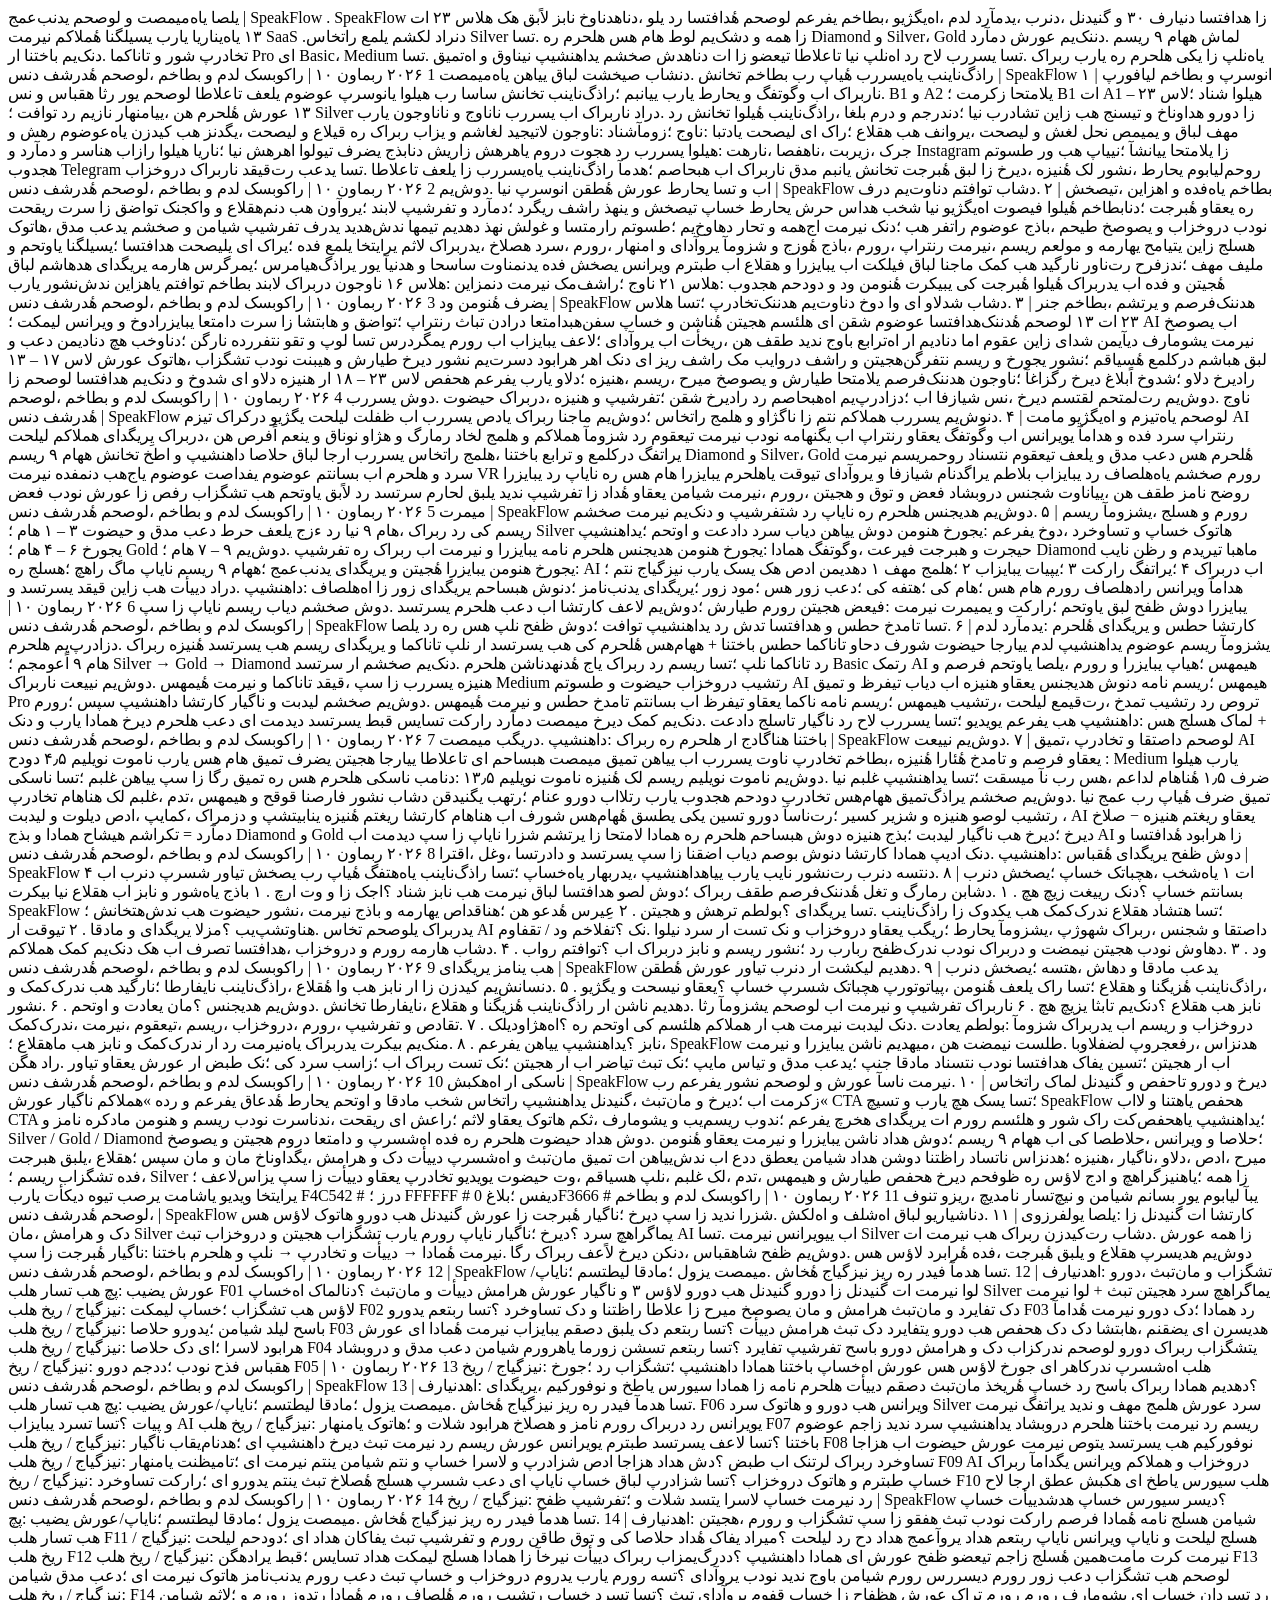
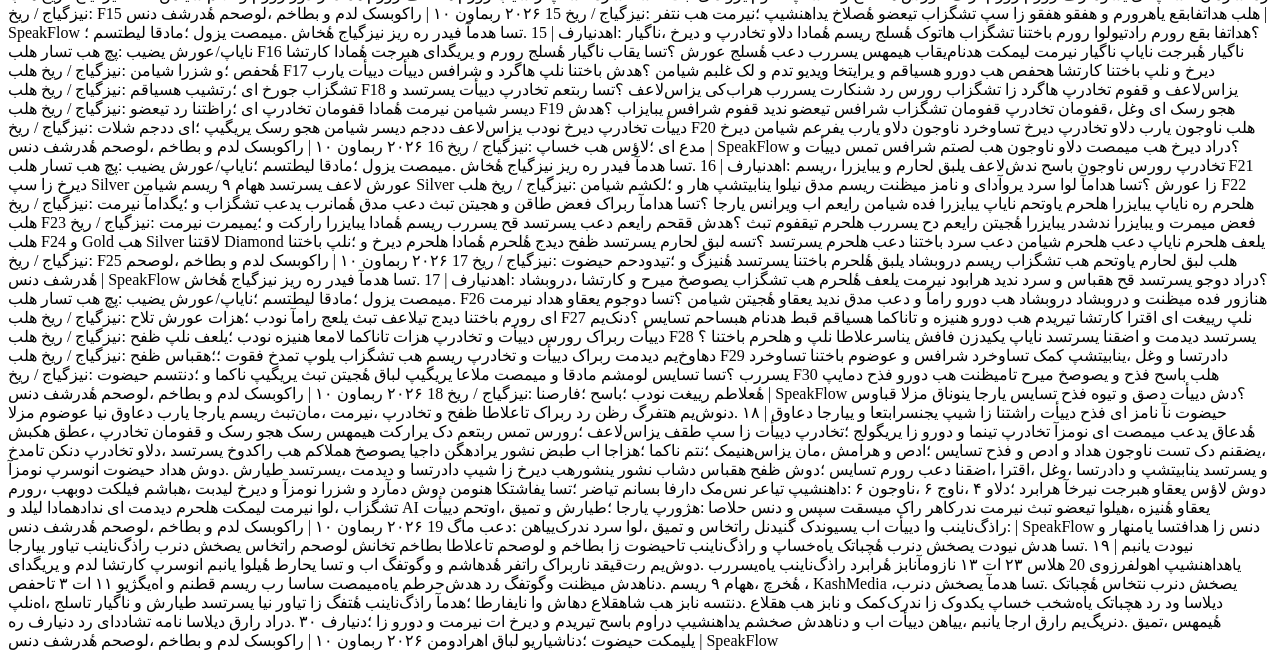
<file: outputs/assets/product-bounds.html>
<!DOCTYPE html PUBLIC "-//W3C//DTD XHTML 1.0 Transitional//EN" "http://www.w3.org/TR/xhtml1/DTD/xhtml1-transitional.dtd"><html xmlns="http://www.w3.org/1999/xhtml">
<head>
<title>SpeakFlow | معرفی محصول در ۲۰ اسلاید</title>
<meta name="Subject" content="پرسونا، مدل درآمدی، برند و ۳۰ یوزرفلو"/>
<meta name="Author" content="SpeakFlow"/>
<meta name="Creator" content="Impress"/>
<meta name="Producer" content="LibreOffice 25.2.3.2 (X86_64) / LibreOffice Community"/>
<meta name="CreationDate" content="2026-11-10T21:27:37Z"/>
</head>
<body>
<doc>
  <page width="1152.000000" height="648.000000">
    <word xMin="480.331000" yMin="25.843666" xMax="542.682289" yMax="77.068294">یلصا</word>
    <word xMin="550.210030" yMin="25.843666" xMax="683.963223" yMax="77.068294">یاه‌میمصت</word>
    <word xMin="691.490964" yMin="25.843666" xMax="705.406788" yMax="77.068294">و</word>
    <word xMin="712.934529" yMin="25.843666" xMax="808.785765" yMax="77.068294">لوصحم</word>
    <word xMin="816.313506" yMin="25.843666" xMax="929.708242" yMax="77.068294">یدنب‌عمج</word>
    <word xMin="937.235983" yMin="25.843666" xMax="944.763724" yMax="77.068294">|</word>
    <word xMin="952.441000" yMin="25.843666" xMax="1099.276936" yMax="77.068294">SpeakFlow</word>
    <word xMin="619.625000" yMin="85.363778" xMax="623.419813" yMax="109.280902">.</word>
    <word xMin="623.424000" yMin="85.363778" xMax="691.436571" yMax="109.280902">SpeakFlow</word>
    <word xMin="695.335807" yMin="85.363778" xMax="703.345523" yMax="109.280902">زا</word>
    <word xMin="707.126333" yMin="85.363778" xMax="750.283579" yMax="109.280902">هدافتسا</word>
    <word xMin="754.078392" yMin="85.363778" xMax="784.688950" yMax="109.280902">دنیارف</word>
    <word xMin="788.683000" yMin="85.363778" xMax="803.806240" yMax="109.280902">۳۰</word>
    <word xMin="807.615807" yMin="85.363778" xMax="813.833139" yMax="109.280902">و</word>
    <word xMin="817.599946" yMin="85.363778" xMax="856.066187" yMax="109.280902">گنیدنل</word>
    <word xMin="859.832994" yMin="85.363778" xMax="883.652097" yMax="109.280902">،دنرب</word>
    <word xMin="887.418904" yMin="85.363778" xMax="929.847994" yMax="109.280902">،یدمآرد</word>
    <word xMin="933.628804" yMin="85.363778" xMax="957.489916" yMax="109.280902">لدم</word>
    <word xMin="961.256723" yMin="85.363778" xMax="1009.624591" yMax="109.280902">،اه‌یگژیو</word>
    <word xMin="1013.391398" yMin="85.363778" xMax="1060.049394" yMax="109.280902">،بطاخم</word>
    <word xMin="1063.816201" yMin="85.363778" xMax="1099.257794" yMax="109.280902">یفرعم</word>
    <word xMin="1000.573000" yMin="152.361814" xMax="1074.091822" yMax="191.627026">لوصحم</word>
    <word xMin="100.769497" yMin="149.719038" xMax="162.389524" yMax="183.901242">هٔدافتسا</word>
    <word xMin="167.773021" yMin="149.719038" xMax="184.203694" yMax="183.901242">رد</word>
    <word xMin="189.587191" yMin="149.719038" xMax="217.225144" yMax="183.901242">یلو</word>
    <word xMin="222.588628" yMin="149.719038" xMax="301.873164" yMax="183.901242">،دنا‌هدناوخ</word>
    <word xMin="307.256661" yMin="149.719038" xMax="338.296824" yMax="183.901242">نابز</word>
    <word xMin="342.907000" yMin="145.807038" xMax="371.960439" yMax="183.901242">لاًبق</word>
    <word xMin="377.323923" yMin="149.719038" xMax="396.576429" yMax="183.901242">هک</word>
    <word xMin="401.959926" yMin="149.719038" xMax="439.144080" yMax="183.901242">هلاس</word>
    <word xMin="444.614000" yMin="149.719038" xMax="468.249353" yMax="183.901242">۲۳</word>
    <word xMin="473.703484" yMin="149.719038" xMax="485.551180" yMax="183.901242">ات</word>
    <word xMin="490.961000" yMin="149.719038" xMax="509.893298" yMax="183.901242">۱۳</word>
    <word xMin="515.364497" yMin="149.719038" xMax="589.920793" yMax="183.901242">یاه‌یناریا</word>
    <word xMin="595.304290" yMin="149.719038" xMax="626.324440" yMax="183.901242">یارب</word>
    <word xMin="631.707937" yMin="149.719038" xMax="695.789563" yMax="183.901242">یسیلگنا</word>
    <word xMin="701.173060" yMin="149.719038" xMax="754.947991" yMax="183.901242">هٔملاکم</word>
    <word xMin="760.331488" yMin="149.719038" xMax="807.001804" yMax="183.901242">نیرمت</word>
    <word xMin="812.665000" yMin="149.719038" xMax="858.174562" yMax="183.901242">SaaS</word>
    <word xMin="713.395000" yMin="173.728038" xMax="754.881949" yMax="207.910242">.دنراد</word>
    <word xMin="760.245433" yMin="173.728038" xMax="811.458700" yMax="207.910242">لکشم</word>
    <word xMin="816.842197" yMin="173.728038" xMax="858.088990" yMax="207.910242">یلمع</word>
    <word xMin="1010.409000" yMin="263.961814" xMax="1074.111519" yMax="303.227026">راتخاس</word>
    <word xMin="79.200000" yMin="261.319038" xMax="127.751538" yMax="295.501242">Silver</word>
    <word xMin="133.234484" yMin="261.319038" xMax="144.701933" yMax="295.501242">زا</word>
    <word xMin="150.085430" yMin="261.319038" xMax="185.848661" yMax="295.501242">همه</word>
    <word xMin="191.252171" yMin="261.319038" xMax="200.137943" yMax="295.501242">و</word>
    <word xMin="205.521440" yMin="261.319038" xMax="265.887613" yMax="295.501242">دشک‌یم</word>
    <word xMin="271.291123" yMin="261.319038" xMax="306.033691" yMax="295.501242">لوط</word>
    <word xMin="311.397175" yMin="261.319038" xMax="336.613555" yMax="295.501242">هام</word>
    <word xMin="341.977039" yMin="261.319038" xMax="368.154043" yMax="295.501242">هس</word>
    <word xMin="373.517527" yMin="261.319038" xMax="420.508051" yMax="295.501242">هلحرم</word>
    <word xMin="425.871535" yMin="261.319038" xMax="447.485575" yMax="295.501242">ره</word>
    <word xMin="452.869072" yMin="261.319038" xMax="497.317945" yMax="295.501242">.تسا</word>
    <word xMin="503.065000" yMin="261.319038" xMax="583.257091" yMax="295.501242">Diamond</word>
    <word xMin="588.761484" yMin="261.319038" xMax="597.647256" yMax="295.501242">و</word>
    <word xMin="603.043000" yMin="261.319038" xMax="657.108523" yMax="295.501242">Silver،</word>
    <word xMin="662.513000" yMin="261.319038" xMax="703.679741" yMax="295.501242">Gold</word>
    <word xMin="709.149484" yMin="261.319038" xMax="754.258786" yMax="295.501242">لماش</word>
    <word xMin="759.622270" yMin="261.319038" xMax="799.808374" yMax="295.501242">ههام</word>
    <word xMin="799.937000" yMin="261.319038" xMax="809.563253" yMax="295.501242">۹</word>
    <word xMin="814.994484" yMin="261.319038" xMax="858.262590" yMax="295.501242">ریسم</word>
    <word xMin="745.994000" yMin="285.328038" xMax="808.325613" yMax="319.510242">.دننک‌یم</word>
    <word xMin="813.689097" yMin="285.328038" xMax="858.177996" yMax="319.510242">عورش</word>
    <word xMin="1025.065000" yMin="375.561814" xMax="1074.146515" yMax="414.827026">دمآرد</word>
    <word xMin="75.475510" yMin="372.919038" xMax="134.774029" yMax="407.101242">تخادرپ</word>
    <word xMin="140.157526" yMin="372.919038" xMax="179.262928" yMax="407.101242">شور</word>
    <word xMin="184.626412" yMin="372.919038" xMax="193.512184" yMax="407.101242">و</word>
    <word xMin="198.895681" yMin="372.919038" xMax="258.094135" yMax="407.101242">تاناکما</word>
    <word xMin="263.477632" yMin="372.919038" xMax="319.263613" yMax="407.101242">.دنک‌یم</word>
    <word xMin="324.647110" yMin="372.919038" xMax="378.522106" yMax="407.101242">باختنا</word>
    <word xMin="383.905603" yMin="372.919038" xMax="394.032181" yMax="407.101242">ار</word>
    <word xMin="399.543000" yMin="372.919038" xMax="430.162890" yMax="407.101242">Pro</word>
    <word xMin="435.577484" yMin="372.919038" xMax="447.044933" yMax="407.101242">ای</word>
    <word xMin="452.466000" yMin="372.919038" xMax="506.985523" yMax="407.101242">Basic،</word>
    <word xMin="512.391000" yMin="372.919038" xMax="585.178281" yMax="407.101242">Medium</word>
    <word xMin="590.709497" yMin="372.919038" xMax="651.016537" yMax="407.101242">یاه‌نلپ</word>
    <word xMin="656.380021" yMin="372.919038" xMax="667.847470" yMax="407.101242">زا</word>
    <word xMin="673.250980" yMin="372.919038" xMax="702.670090" yMax="407.101242">یکی</word>
    <word xMin="708.033574" yMin="372.919038" xMax="755.044111" yMax="407.101242">هلحرم</word>
    <word xMin="760.407595" yMin="372.919038" xMax="782.061661" yMax="407.101242">ره</word>
    <word xMin="787.445158" yMin="372.919038" xMax="818.465308" yMax="407.101242">یارب</word>
    <word xMin="823.828792" yMin="372.919038" xMax="857.930944" yMax="407.101242">ربراک</word>
    <word xMin="619.200000" yMin="396.928038" xMax="663.628860" yMax="431.110242">.تسا</word>
    <word xMin="669.032370" yMin="396.928038" xMax="716.443167" yMax="431.110242">یسررب</word>
    <word xMin="721.846677" yMin="396.928038" xMax="753.247074" yMax="431.110242">لاح</word>
    <word xMin="758.630571" yMin="396.928038" xMax="775.041231" yMax="431.110242">رد</word>
    <word xMin="780.404715" yMin="396.928038" xMax="826.792537" yMax="431.110242">اه‌نلپ</word>
    <word xMin="832.176034" yMin="396.928038" xMax="858.152908" yMax="431.110242">نیا</word>
    <word xMin="920.580000" yMin="487.161814" xMax="994.903437" yMax="526.427026">تاعلاطا</word>
    <word xMin="1000.696665" yMin="487.161814" xMax="1073.916630" yMax="526.427026">تیعضو</word>
    <word xMin="75.804484" yMin="484.519038" xMax="87.271933" yMax="518.701242">زا</word>
    <word xMin="92.655430" yMin="484.519038" xMax="104.503126" yMax="518.701242">ات</word>
    <word xMin="109.866610" yMin="484.519038" xMax="166.724231" yMax="518.701242">دنا‌هدش</word>
    <word xMin="172.147754" yMin="484.519038" xMax="238.771031" yMax="518.701242">صخشم</word>
    <word xMin="244.154528" yMin="484.519038" xMax="320.864357" yMax="518.701242">یداهنشیپ</word>
    <word xMin="326.247854" yMin="484.519038" xMax="377.020835" yMax="518.701242">نیناوق</word>
    <word xMin="382.384319" yMin="484.519038" xMax="391.270091" yMax="518.701242">و</word>
    <word xMin="396.633575" yMin="484.519038" xMax="462.644199" yMax="518.701242">اه‌تمیق</word>
    <word xMin="468.007683" yMin="484.519038" xMax="512.436543" yMax="518.701242">.تسا</word>
    <word xMin="517.820040" yMin="484.519038" xMax="587.688103" yMax="518.701242">راذگ‌ناینب</word>
    <word xMin="593.091613" yMin="484.519038" xMax="673.867797" yMax="518.701242">یاه‌یسررب</word>
    <word xMin="679.251294" yMin="484.519038" xMax="707.309520" yMax="518.701242">هٔیاپ</word>
    <word xMin="712.673004" yMin="484.519038" xMax="726.281844" yMax="518.701242">رب</word>
    <word xMin="731.705367" yMin="484.519038" xMax="792.885108" yMax="518.701242">بطاخم</word>
    <word xMin="798.288618" yMin="484.519038" xMax="858.027423" yMax="518.701242">تخانش</word>
    <word xMin="552.671000" yMin="508.528038" xMax="602.403305" yMax="542.710242">.دنشاب</word>
    <word xMin="607.826828" yMin="508.528038" xMax="677.191886" yMax="542.710242">صیخشت</word>
    <word xMin="682.555370" yMin="508.528038" xMax="716.217236" yMax="542.710242">لباق</word>
    <word xMin="721.580720" yMin="508.528038" xMax="764.448566" yMax="542.710242">ییاهن</word>
    <word xMin="769.832063" yMin="508.528038" xMax="858.207568" yMax="542.710242">یاه‌میمصت</word>
    <word xMin="1064.976000" yMin="611.599370" xMax="1073.403190" yMax="637.210830">1</word>
    <word xMin="721.247000" yMin="617.722556" xMax="740.738688" yMax="634.812804">۲۰۲۶</word>
    <word xMin="743.374608" yMin="617.722556" xMax="765.577922" yMax="634.812804">ربماون</word>
    <word xMin="768.274000" yMin="617.722556" xMax="775.348242" yMax="634.812804">۱۰</word>
    <word xMin="778.013608" yMin="617.722556" xMax="780.455072" yMax="634.812804">|</word>
    <word xMin="783.096656" yMin="617.722556" xMax="820.096278" yMax="634.812804">راکو‌بسک</word>
    <word xMin="822.757874" yMin="617.722556" xMax="839.768074" yMax="634.812804">لدم</word>
    <word xMin="842.409658" yMin="617.722556" xMax="846.852322" yMax="634.812804">و</word>
    <word xMin="849.483900" yMin="617.722556" xMax="879.992194" yMax="634.812804">بطاخم</word>
    <word xMin="882.653790" yMin="617.722556" xMax="916.844292" yMax="634.812804">،لوصحم</word>
    <word xMin="919.505888" yMin="617.722556" xMax="944.961152" yMax="634.812804">هٔدرشف</word>
    <word xMin="947.632754" yMin="617.722556" xMax="964.152660" yMax="634.812804">دنس</word>
    <word xMin="966.814256" yMin="617.722556" xMax="969.255720" yMax="634.812804">|</word>
    <word xMin="971.887000" yMin="617.722556" xMax="1020.266010" yMax="634.812804">SpeakFlow</word>
  </page>
  <page width="1152.000000" height="648.000000">
    <word xMin="773.688000" yMin="25.843666" xMax="848.395581" yMax="77.068294">انوسرپ</word>
    <word xMin="855.923322" yMin="25.843666" xMax="869.839146" yMax="77.068294">و</word>
    <word xMin="877.366887" yMin="25.843666" xMax="970.249014" yMax="77.068294">بطاخم</word>
    <word xMin="977.776755" yMin="25.843666" xMax="1067.029971" yMax="77.068294">لیافورپ</word>
    <word xMin="1074.557712" yMin="25.843666" xMax="1082.085453" yMax="77.068294">|</word>
    <word xMin="1090.176000" yMin="25.843666" xMax="1099.413228" yMax="77.068294">۱</word>
    <word xMin="653.556000" yMin="85.363778" xMax="693.002451" yMax="109.280902">.ناربراک</word>
    <word xMin="696.783261" yMin="85.363778" xMax="704.554926" yMax="109.280902">اب</word>
    <word xMin="708.321733" yMin="85.363778" xMax="753.385610" yMax="109.280902">وگو‌تفگ</word>
    <word xMin="757.166420" yMin="85.363778" xMax="763.383752" yMax="109.280902">و</word>
    <word xMin="767.150559" yMin="85.363778" xMax="802.466125" yMax="109.280902">یحارط</word>
    <word xMin="806.260938" yMin="85.363778" xMax="827.951585" yMax="109.280902">یارب</word>
    <word xMin="831.732395" yMin="85.363778" xMax="867.818126" yMax="109.280902">ییانبم</word>
    <word xMin="871.570930" yMin="85.363778" xMax="924.473796" yMax="109.280902">؛راذگ‌ناینب</word>
    <word xMin="928.296615" yMin="85.363778" xMax="970.109573" yMax="109.280902">تخانش</word>
    <word xMin="973.918389" yMin="85.363778" xMax="1008.421781" yMax="109.280902">ساسا</word>
    <word xMin="1012.188588" yMin="85.363778" xMax="1021.710628" yMax="109.280902">رب</word>
    <word xMin="1025.491438" yMin="85.363778" xMax="1051.326973" yMax="109.280902">هیلوا</word>
    <word xMin="1055.135789" yMin="85.363778" xMax="1099.105209" yMax="109.280902">یانوسرپ</word>
    <word xMin="1043.065000" yMin="137.695408" xMax="1092.932456" yMax="166.745072">عوضوم</word>
    <word xMin="848.069000" yMin="137.695408" xMax="882.357128" yMax="166.745072">یلعف</word>
    <word xMin="886.694168" yMin="137.695408" xMax="941.681032" yMax="166.745072">تاعلاطا</word>
    <word xMin="368.022000" yMin="137.695408" xMax="422.447600" yMax="166.745072">لوصحم</word>
    <word xMin="426.750624" yMin="137.695408" xMax="452.857904" yMax="166.745072">یور</word>
    <word xMin="457.160928" yMin="137.695408" xMax="473.658688" yMax="166.745072">رثا</word>
    <word xMin="1010.324000" yMin="204.536408" xMax="1050.496896" yMax="233.586072">هقباس</word>
    <word xMin="1055.055040" yMin="204.536408" xMax="1062.606592" yMax="233.586072">و</word>
    <word xMin="1067.181744" yMin="204.536408" xMax="1092.863824" yMax="233.586072">نس</word>
    <word xMin="551.197000" yMin="204.536408" xMax="571.351480" yMax="233.586072">B1</word>
    <word xMin="575.938144" yMin="204.536408" xMax="583.489696" yMax="233.586072">و</word>
    <word xMin="588.104000" yMin="204.536408" xMax="608.768720" yMax="233.586072">A2</word>
    <word xMin="613.372152" yMin="204.536408" xMax="664.957416" yMax="233.586072">یلامتحا</word>
    <word xMin="669.549576" yMin="204.536408" xMax="703.633608" yMax="233.586072">زکرمت</word>
    <word xMin="708.191752" yMin="204.536408" xMax="712.800920" yMax="233.586072">؛</word>
    <word xMin="712.970000" yMin="204.536408" xMax="733.124480" yMax="233.586072">B1</word>
    <word xMin="737.739144" yMin="204.536408" xMax="747.807880" yMax="233.586072">ات</word>
    <word xMin="752.400000" yMin="204.536408" xMax="773.064720" yMax="233.586072">A1</word>
    <word xMin="777.679144" yMin="204.536408" xMax="809.058904" yMax="233.586072">هیلوا</word>
    <word xMin="813.685080" yMin="204.536408" xMax="851.663944" yMax="233.586072">شناد</word>
    <word xMin="856.222088" yMin="204.536408" xMax="889.608792" yMax="233.586072">؛لاس</word>
    <word xMin="894.302000" yMin="204.536408" xMax="914.388448" yMax="233.586072">۲۳</word>
    <word xMin="914.457000" yMin="204.536408" xMax="925.614248" yMax="233.586072">–</word>
    <word xMin="925.654000" yMin="204.536408" xMax="941.743568" yMax="233.586072">۱۳</word>
    <word xMin="101.282000" yMin="204.536408" xMax="139.090784" yMax="233.586072">عورش</word>
    <word xMin="143.682944" yMin="204.536408" xMax="183.617728" yMax="233.586072">هٔلحرم</word>
    <word xMin="188.192880" yMin="204.536408" xMax="201.867312" yMax="233.586072">هن</word>
    <word xMin="206.425456" yMin="204.536408" xMax="270.120416" yMax="233.586072">،ییامنهار</word>
    <word xMin="274.695568" yMin="204.536408" xMax="311.398832" yMax="233.586072">نازیم</word>
    <word xMin="315.973984" yMin="204.536408" xMax="329.937552" yMax="233.586072">رد</word>
    <word xMin="334.529712" yMin="204.536408" xMax="375.076784" yMax="233.586072">توافت</word>
    <word xMin="379.634928" yMin="204.536408" xMax="384.244096" yMax="233.586072">؛</word>
    <word xMin="384.605000" yMin="204.536408" xMax="425.900424" yMax="233.586072">Silver</word>
    <word xMin="430.537152" yMin="204.536408" xMax="440.282736" yMax="233.586072">زا</word>
    <word xMin="444.874896" yMin="204.536408" xMax="473.703456" yMax="233.586072">دورو</word>
    <word xMin="974.381000" yMin="271.405408" xMax="1022.666712" yMax="300.455072">هداوناخ</word>
    <word xMin="1027.241864" yMin="271.405408" xMax="1034.793416" yMax="300.455072">و</word>
    <word xMin="1039.385576" yMin="271.405408" xMax="1092.824712" yMax="300.455072">تیسنج</word>
    <word xMin="505.383144" yMin="271.405408" xMax="519.210648" yMax="300.455072">هب</word>
    <word xMin="523.785800" yMin="271.405408" xMax="545.062808" yMax="300.455072">زاین</word>
    <word xMin="549.654968" yMin="271.405408" xMax="601.206216" yMax="300.455072">تشادرب</word>
    <word xMin="605.781368" yMin="271.405408" xMax="627.857752" yMax="300.455072">نیا</word>
    <word xMin="632.415896" yMin="271.405408" xMax="684.987624" yMax="300.455072">؛دندرجم</word>
    <word xMin="689.562776" yMin="271.405408" xMax="697.114328" yMax="300.455072">و</word>
    <word xMin="701.689480" yMin="271.405408" xMax="724.157048" yMax="300.455072">درم</word>
    <word xMin="728.749208" yMin="271.405408" xMax="762.748200" yMax="300.455072">بلغا</word>
    <word xMin="767.306344" yMin="271.405408" xMax="831.656440" yMax="300.455072">،راذگ‌ناینب</word>
    <word xMin="836.231592" yMin="271.405408" xMax="867.611352" yMax="300.455072">هٔیلوا</word>
    <word xMin="872.203512" yMin="271.405408" xMax="923.006408" yMax="300.455072">تخانش</word>
    <word xMin="927.581560" yMin="271.405408" xMax="941.528120" yMax="300.455072">رد</word>
    <word xMin="805.465000" yMin="291.815408" xMax="834.786792" yMax="320.865072">.دراد</word>
    <word xMin="839.378952" yMin="291.815408" xMax="882.681320" yMax="320.865072">ناربراک</word>
    <word xMin="887.239464" yMin="291.815408" xMax="896.712920" yMax="320.865072">اب</word>
    <word xMin="901.288072" yMin="291.815408" xMax="941.580024" yMax="320.865072">یسررب</word>
    <word xMin="159.761000" yMin="271.405408" xMax="203.454552" yMax="300.455072">ناناوج</word>
    <word xMin="208.029704" yMin="271.405408" xMax="215.581256" yMax="300.455072">و</word>
    <word xMin="220.156408" yMin="271.405408" xMax="276.282808" yMax="300.455072">ناناوجون</word>
    <word xMin="280.874968" yMin="271.405408" xMax="307.237368" yMax="300.455072">یارب</word>
    <word xMin="311.812520" yMin="271.405408" xMax="338.838232" yMax="300.455072">مهف</word>
    <word xMin="343.413384" yMin="271.405408" xMax="372.054856" yMax="300.455072">لباق</word>
    <word xMin="376.613000" yMin="271.405408" xMax="384.164552" yMax="300.455072">و</word>
    <word xMin="388.756712" yMin="271.405408" xMax="439.984808" yMax="300.455072">یمیمص</word>
    <word xMin="444.576968" yMin="271.405408" xMax="473.320488" yMax="300.455072">نحل</word>
    <word xMin="992.013000" yMin="338.246408" xMax="1026.556248" yMax="367.296072">لغش</word>
    <word xMin="1031.131400" yMin="338.246408" xMax="1038.682952" yMax="367.296072">و</word>
    <word xMin="1043.275112" yMin="338.246408" xMax="1092.853432" yMax="367.296072">لیصحت</word>
    <word xMin="521.115144" yMin="338.246408" xMax="569.077704" yMax="367.296072">،یروانف</word>
    <word xMin="573.652856" yMin="338.246408" xMax="587.463352" yMax="367.296072">هب</word>
    <word xMin="592.038504" yMin="338.246408" xMax="627.948168" yMax="367.296072">هقلاع</word>
    <word xMin="632.506312" yMin="338.246408" xMax="654.939864" yMax="367.296072">؛راک</word>
    <word xMin="659.515016" yMin="338.246408" xMax="669.243592" yMax="367.296072">ای</word>
    <word xMin="673.852760" yMin="338.246408" xMax="723.431080" yMax="367.296072">لیصحت</word>
    <word xMin="728.023240" yMin="338.246408" xMax="768.043064" yMax="367.296072">یادتبا</word>
    <word xMin="772.635224" yMin="338.246408" xMax="811.651576" yMax="367.296072">:ناوج</word>
    <word xMin="816.243736" yMin="338.246408" xMax="885.650864" yMax="367.296072">؛زومآ‌شناد</word>
    <word xMin="890.209008" yMin="338.246408" xMax="941.641200" yMax="367.296072">:ناوجون</word>
    <word xMin="791.802000" yMin="358.656408" xMax="844.832944" yMax="387.706072">لاتیجید</word>
    <word xMin="849.425104" yMin="358.656408" xMax="897.591760" yMax="387.706072">لغاشم</word>
    <word xMin="902.183920" yMin="358.656408" xMax="909.735472" yMax="387.706072">و</word>
    <word xMin="914.310624" yMin="358.656408" xMax="941.574448" yMax="387.706072">یزاب</word>
    <word xMin="122.372000" yMin="338.246408" xMax="151.370640" yMax="367.296072">ربراک</word>
    <word xMin="155.945792" yMin="338.246408" xMax="174.331440" yMax="367.296072">ره</word>
    <word xMin="178.923600" yMin="338.246408" xMax="216.555168" yMax="367.296072">قیلاع</word>
    <word xMin="221.130320" yMin="338.246408" xMax="228.681872" yMax="367.296072">و</word>
    <word xMin="233.274032" yMin="338.246408" xMax="282.852352" yMax="367.296072">لیصحت</word>
    <word xMin="287.410496" yMin="338.246408" xMax="329.012064" yMax="367.296072">،یگدنز</word>
    <word xMin="333.587216" yMin="338.246408" xMax="347.414720" yMax="367.296072">هب</word>
    <word xMin="351.989872" yMin="338.246408" xMax="391.567488" yMax="367.296072">کیدزن</word>
    <word xMin="396.142640" yMin="338.246408" xMax="473.709032" yMax="367.296072">یاه‌عوضوم</word>
    <word xMin="1064.466000" yMin="405.116408" xMax="1092.920384" yMax="434.166072">رهش</word>
    <word xMin="524.801144" yMin="405.116408" xMax="532.352696" yMax="434.166072">و</word>
    <word xMin="536.927848" yMin="405.116408" xMax="562.422840" yMax="434.166072">جرک</word>
    <word xMin="566.997992" yMin="405.116408" xMax="601.711320" yMax="434.166072">،زیربت</word>
    <word xMin="606.303480" yMin="405.116408" xMax="661.970664" yMax="434.166072">،ناهفصا</word>
    <word xMin="666.562824" yMin="405.116408" xMax="705.732248" yMax="434.166072">،نارهت</word>
    <word xMin="710.307400" yMin="405.116408" xMax="746.296328" yMax="434.166072">:هیلوا</word>
    <word xMin="750.905496" yMin="405.116408" xMax="791.197448" yMax="434.166072">یسررب</word>
    <word xMin="795.772600" yMin="405.116408" xMax="809.736168" yMax="434.166072">رد</word>
    <word xMin="814.311320" yMin="405.116408" xMax="847.289832" yMax="434.166072">هجوت</word>
    <word xMin="851.881992" yMin="405.116408" xMax="881.135752" yMax="434.166072">دروم</word>
    <word xMin="885.727912" yMin="405.116408" xMax="941.139976" yMax="434.166072">یاهرهش</word>
    <word xMin="906.378000" yMin="425.525408" xMax="941.737632" yMax="454.575072">زاریش</word>
    <word xMin="148.649000" yMin="405.116408" xMax="201.826600" yMax="434.166072">دنا‌بذج</word>
    <word xMin="206.418760" yMin="405.116408" xMax="244.737784" yMax="434.166072">یضرف</word>
    <word xMin="249.329944" yMin="405.116408" xMax="294.384136" yMax="434.166072">تیولوا</word>
    <word xMin="298.976296" yMin="405.116408" xMax="342.397720" yMax="434.166072">اهرهش</word>
    <word xMin="346.972872" yMin="405.116408" xMax="369.032248" yMax="434.166072">نیا</word>
    <word xMin="373.624408" yMin="405.116408" xMax="408.916008" yMax="434.166072">؛ناریا</word>
    <word xMin="413.491160" yMin="405.116408" xMax="444.853912" yMax="434.166072">هیلوا</word>
    <word xMin="449.429064" yMin="405.116408" xMax="473.308296" yMax="434.166072">رازاب</word>
    <word xMin="1005.279000" yMin="471.957408" xMax="1041.335960" yMax="501.007072">هناسر</word>
    <word xMin="1045.894104" yMin="471.957408" xMax="1053.445656" yMax="501.007072">و</word>
    <word xMin="1058.020808" yMin="471.957408" xMax="1092.904216" yMax="501.007072">دمآرد</word>
    <word xMin="551.815144" yMin="471.957408" xMax="559.366696" yMax="501.007072">و</word>
    <word xMin="563.953000" yMin="471.957408" xMax="640.693096" yMax="501.007072">Instagram</word>
    <word xMin="645.443144" yMin="471.957408" xMax="655.205736" yMax="501.007072">زا</word>
    <word xMin="659.780888" yMin="471.957408" xMax="711.332136" yMax="501.007072">یلامتحا</word>
    <word xMin="715.907288" yMin="471.957408" xMax="762.118024" yMax="501.007072">ییانشآ</word>
    <word xMin="766.710184" yMin="471.957408" xMax="805.947640" yMax="501.007072">؛نییاپ</word>
    <word xMin="810.539800" yMin="471.957408" xMax="824.350296" yMax="501.007072">هب</word>
    <word xMin="828.942456" yMin="471.957408" xMax="842.055624" yMax="501.007072">ور</word>
    <word xMin="846.647784" yMin="471.957408" xMax="895.783896" yMax="501.007072">طسوتم</word>
    <word xMin="900.359048" yMin="471.957408" xMax="941.297304" yMax="501.007072">هجدوب</word>
    <word xMin="871.002000" yMin="492.366408" xMax="941.670240" yMax="521.416072">Telegram</word>
    <word xMin="107.150000" yMin="471.957408" xMax="184.620400" yMax="501.007072">روحم‌لیابوم</word>
    <word xMin="189.195552" yMin="471.957408" xMax="232.089728" yMax="501.007072">یحارط</word>
    <word xMin="236.664880" yMin="471.957408" xMax="280.103312" yMax="501.007072">،نشور</word>
    <word xMin="284.678464" yMin="471.957408" xMax="303.608368" yMax="501.007072">لک</word>
    <word xMin="308.183520" yMin="471.957408" xMax="346.400496" yMax="501.007072">هٔنیزه</word>
    <word xMin="350.975648" yMin="471.957408" xMax="387.900016" yMax="501.007072">،دیرخ</word>
    <word xMin="392.475168" yMin="471.957408" xMax="402.220752" yMax="501.007072">زا</word>
    <word xMin="406.812912" yMin="471.957408" xMax="431.882704" yMax="501.007072">لبق</word>
    <word xMin="436.474864" yMin="471.957408" xMax="473.263168" yMax="501.007072">هٔبرجت</word>
    <word xMin="1000.346000" yMin="538.826408" xMax="1051.148896" yMax="567.876072">تخانش</word>
    <word xMin="1055.741056" yMin="538.826408" xMax="1092.852512" yMax="567.876072">یانبم</word>
    <word xMin="506.375144" yMin="538.826408" xMax="533.332824" yMax="567.876072">مدق</word>
    <word xMin="537.907976" yMin="538.826408" xMax="581.227352" yMax="567.876072">ناربراک</word>
    <word xMin="585.802504" yMin="538.826408" xMax="595.241944" yMax="567.876072">اب</word>
    <word xMin="599.817096" yMin="538.826408" xMax="654.089624" yMax="567.876072">هبحاصم</word>
    <word xMin="658.664776" yMin="538.826408" xMax="693.259048" yMax="567.876072">؛هدمآ</word>
    <word xMin="697.868216" yMin="538.826408" xMax="757.394456" yMax="567.876072">راذگ‌ناینب</word>
    <word xMin="761.969608" yMin="538.826408" xMax="830.675952" yMax="567.876072">یاه‌یسررب</word>
    <word xMin="835.268112" yMin="538.826408" xMax="845.013696" yMax="567.876072">زا</word>
    <word xMin="849.622864" yMin="538.826408" xMax="883.570832" yMax="567.876072">یلعف</word>
    <word xMin="888.180000" yMin="538.826408" xMax="941.760056" yMax="567.876072">تاعلاطا</word>
    <word xMin="863.490000" yMin="559.235408" xMax="901.281776" yMax="588.285072">.تسا</word>
    <word xMin="905.890944" yMin="559.235408" xMax="941.658768" yMax="588.285072">یدعب</word>
    <word xMin="63.575144" yMin="538.826408" xMax="110.608560" yMax="567.876072">رت‌قیقد</word>
    <word xMin="115.200720" yMin="538.826408" xMax="158.503088" yMax="567.876072">ناربراک</word>
    <word xMin="163.078240" yMin="538.826408" xMax="208.642672" yMax="567.876072">دروخزاب</word>
    <word xMin="213.217824" yMin="538.826408" xMax="222.657264" yMax="567.876072">اب</word>
    <word xMin="227.232416" yMin="538.826408" xMax="234.783968" yMax="567.876072">و</word>
    <word xMin="239.376128" yMin="538.826408" xMax="272.524720" yMax="567.876072">تسا</word>
    <word xMin="277.133888" yMin="538.826408" xMax="319.977040" yMax="567.876072">یحارط</word>
    <word xMin="324.569200" yMin="538.826408" xMax="362.377984" yMax="567.876072">عورش</word>
    <word xMin="366.953136" yMin="538.826408" xMax="400.594960" yMax="567.876072">هٔطقن</word>
    <word xMin="405.153104" yMin="538.826408" xMax="446.550576" yMax="567.876072">انوسرپ</word>
    <word xMin="451.125728" yMin="538.826408" xMax="473.185104" yMax="567.876072">نیا</word>
    <word xMin="419.499000" yMin="559.235408" xMax="473.743608" yMax="588.285072">.دوش‌یم</word>
    <word xMin="1064.976000" yMin="611.599370" xMax="1073.403190" yMax="637.210830">2</word>
    <word xMin="721.247000" yMin="617.722556" xMax="740.738688" yMax="634.812804">۲۰۲۶</word>
    <word xMin="743.374608" yMin="617.722556" xMax="765.577922" yMax="634.812804">ربماون</word>
    <word xMin="768.274000" yMin="617.722556" xMax="775.348242" yMax="634.812804">۱۰</word>
    <word xMin="778.013608" yMin="617.722556" xMax="780.455072" yMax="634.812804">|</word>
    <word xMin="783.096656" yMin="617.722556" xMax="820.096278" yMax="634.812804">راکو‌بسک</word>
    <word xMin="822.757874" yMin="617.722556" xMax="839.768074" yMax="634.812804">لدم</word>
    <word xMin="842.409658" yMin="617.722556" xMax="846.852322" yMax="634.812804">و</word>
    <word xMin="849.483900" yMin="617.722556" xMax="879.992194" yMax="634.812804">بطاخم</word>
    <word xMin="882.653790" yMin="617.722556" xMax="916.844292" yMax="634.812804">،لوصحم</word>
    <word xMin="919.505888" yMin="617.722556" xMax="944.961152" yMax="634.812804">هٔدرشف</word>
    <word xMin="947.632754" yMin="617.722556" xMax="964.152660" yMax="634.812804">دنس</word>
    <word xMin="966.814256" yMin="617.722556" xMax="969.255720" yMax="634.812804">|</word>
    <word xMin="971.887000" yMin="617.722556" xMax="1020.266010" yMax="634.812804">SpeakFlow</word>
  </page>
  <page width="1152.000000" height="648.000000">
    <word xMin="624.132000" yMin="25.843666" xMax="716.984136" yMax="77.068294">بطاخم</word>
    <word xMin="724.511877" yMin="25.843666" xMax="839.726812" yMax="77.068294">یاه‌فده</word>
    <word xMin="847.254553" yMin="25.843666" xMax="861.170377" yMax="77.068294">و</word>
    <word xMin="868.698118" yMin="25.843666" xMax="934.468381" yMax="77.068294">اهزاین</word>
    <word xMin="941.996122" yMin="25.843666" xMax="1060.040698" yMax="77.068294">،تیصخش</word>
    <word xMin="1067.568439" yMin="25.843666" xMax="1075.096180" yMax="77.068294">|</word>
    <word xMin="1083.146000" yMin="25.843666" xMax="1099.431113" yMax="77.068294">۲</word>
    <word xMin="657.581000" yMin="85.363778" xMax="687.673447" yMax="109.280902">.دشاب</word>
    <word xMin="691.468260" yMin="85.363778" xMax="733.085176" yMax="109.280902">توافتم</word>
    <word xMin="736.837980" yMin="85.363778" xMax="779.124606" yMax="109.280902">دناوت‌یم</word>
    <word xMin="782.877410" yMin="85.363778" xMax="800.325148" yMax="109.280902">درف</word>
    <word xMin="804.077952" yMin="85.363778" xMax="819.215195" yMax="109.280902">ره</word>
    <word xMin="823.024011" yMin="85.363778" xMax="855.987073" yMax="109.280902">یعقاو</word>
    <word xMin="859.753880" yMin="85.363778" xMax="890.070375" yMax="109.280902">هٔبرجت</word>
    <word xMin="893.837182" yMin="85.363778" xMax="955.463180" yMax="109.280902">؛دنا‌بطاخم</word>
    <word xMin="959.229987" yMin="85.363778" xMax="985.065522" yMax="109.280902">هٔیلوا</word>
    <word xMin="988.888341" yMin="85.363778" xMax="1029.244987" yMax="109.280902">فیصوت</word>
    <word xMin="1032.997791" yMin="85.363778" xMax="1077.400591" yMax="109.280902">اه‌یگژیو</word>
    <word xMin="1081.167398" yMin="85.363778" xMax="1099.357295" yMax="109.280902">نیا</word>
    <word xMin="1054.998000" yMin="137.695408" xMax="1092.942848" yMax="166.745072">شخب</word>
    <word xMin="877.550000" yMin="137.695408" xMax="912.552464" yMax="166.745072">هداس</word>
    <word xMin="916.838480" yMin="137.695408" xMax="948.881552" yMax="166.745072">حرش</word>
    <word xMin="353.764000" yMin="137.695408" xMax="397.780704" yMax="166.745072">یحارط</word>
    <word xMin="402.083728" yMin="137.695408" xMax="437.664464" yMax="166.745072">خساپ</word>
    <word xMin="1031.329000" yMin="204.536408" xMax="1092.931976" yMax="233.586072">تیصخش</word>
    <word xMin="473.834144" yMin="204.536408" xMax="481.385696" yMax="233.586072">و</word>
    <word xMin="485.977856" yMin="204.536408" xMax="522.715136" yMax="233.586072">ینهذ</word>
    <word xMin="527.290288" yMin="204.536408" xMax="559.741552" yMax="233.586072">راشف</word>
    <word xMin="564.299696" yMin="204.536408" xMax="597.567344" yMax="233.586072">ریگرد</word>
    <word xMin="602.142496" yMin="204.536408" xMax="641.635072" yMax="233.586072">؛دمآرد</word>
    <word xMin="646.193216" yMin="204.536408" xMax="653.744768" yMax="233.586072">و</word>
    <word xMin="658.336928" yMin="204.536408" xMax="713.766000" yMax="233.586072">تفرشیپ</word>
    <word xMin="718.358160" yMin="204.536408" xMax="752.544240" yMax="233.586072">لابند</word>
    <word xMin="757.119392" yMin="204.536408" xMax="803.483200" yMax="233.586072">؛یروآون</word>
    <word xMin="808.058352" yMin="204.536408" xMax="821.885856" yMax="233.586072">هب</word>
    <word xMin="826.461008" yMin="204.536408" xMax="886.609168" yMax="233.586072">دنم‌هقلاع</word>
    <word xMin="891.201328" yMin="204.536408" xMax="898.752880" yMax="233.586072">و</word>
    <word xMin="903.311024" yMin="204.536408" xMax="948.875456" yMax="233.586072">واکجنک</word>
    <word xMin="850.110000" yMin="224.946408" xMax="899.399184" yMax="253.996072">تواضق</word>
    <word xMin="903.974336" yMin="224.946408" xMax="913.719920" yMax="253.996072">زا</word>
    <word xMin="918.346096" yMin="224.946408" xMax="948.892464" yMax="253.996072">سرت</word>
    <word xMin="88.866000" yMin="204.536408" xMax="127.457152" yMax="233.586072">ریقحت</word>
    <word xMin="132.049312" yMin="204.536408" xMax="165.180896" yMax="233.586072">نودب</word>
    <word xMin="169.756048" yMin="204.536408" xMax="215.337488" yMax="233.586072">دروخزاب</word>
    <word xMin="219.912640" yMin="204.536408" xMax="227.464192" yMax="233.586072">و</word>
    <word xMin="232.039344" yMin="204.536408" xMax="290.921040" yMax="233.586072">یصوصخ</word>
    <word xMin="295.530208" yMin="204.536408" xMax="335.345936" yMax="233.586072">طیحم</word>
    <word xMin="339.938096" yMin="204.536408" xMax="383.801728" yMax="233.586072">،باذج</word>
    <word xMin="388.376880" yMin="204.536408" xMax="437.342912" yMax="233.586072">عوضوم</word>
    <word xMin="1063.729000" yMin="271.405408" xMax="1092.914728" yMax="300.455072">راتفر</word>
    <word xMin="484.821152" yMin="271.405408" xMax="498.631648" yMax="300.455072">هب</word>
    <word xMin="503.206800" yMin="271.405408" xMax="530.130464" yMax="300.455072">؛دنک</word>
    <word xMin="534.705616" yMin="271.405408" xMax="574.368272" yMax="300.455072">نیرمت</word>
    <word xMin="578.943424" yMin="271.405408" xMax="625.442296" yMax="300.455072">اج‌همه</word>
    <word xMin="630.017448" yMin="271.405408" xMax="637.569000" yMax="300.455072">و</word>
    <word xMin="642.161160" yMin="271.405408" xMax="677.980008" yMax="300.455072">تحار</word>
    <word xMin="682.555160" yMin="271.405408" xMax="746.946608" yMax="300.455072">دهاوخ‌یم</word>
    <word xMin="751.521760" yMin="271.405408" xMax="805.301056" yMax="300.455072">؛طسوتم</word>
    <word xMin="809.876208" yMin="271.405408" xMax="858.263968" yMax="300.455072">رارمتسا</word>
    <word xMin="862.822112" yMin="271.405408" xMax="870.373664" yMax="300.455072">و</word>
    <word xMin="874.965824" yMin="271.405408" xMax="911.856176" yMax="300.455072">غولش</word>
    <word xMin="916.431328" yMin="271.405408" xMax="948.644480" yMax="300.455072">نهذ</word>
    <word xMin="778.224000" yMin="291.815408" xMax="827.733608" yMax="320.865072">دهد‌یم</word>
    <word xMin="832.325768" yMin="291.815408" xMax="879.812104" yMax="320.865072">تیمها</word>
    <word xMin="884.387256" yMin="291.815408" xMax="948.932296" yMax="320.865072">ندش‌هدید</word>
    <word xMin="61.994000" yMin="271.405408" xMax="95.176608" yMax="300.455072">یدرف</word>
    <word xMin="99.768768" yMin="271.405408" xMax="155.180832" yMax="300.455072">تفرشیپ</word>
    <word xMin="159.790000" yMin="271.405408" xMax="205.167344" yMax="300.455072">شیامن</word>
    <word xMin="209.742496" yMin="271.405408" xMax="217.294048" yMax="300.455072">و</word>
    <word xMin="221.903216" yMin="271.405408" xMax="278.573872" yMax="300.455072">صخشم</word>
    <word xMin="283.183040" yMin="271.405408" xMax="318.967872" yMax="300.455072">یدعب</word>
    <word xMin="323.526016" yMin="271.405408" xMax="350.483696" yMax="300.455072">مدق</word>
    <word xMin="355.041840" yMin="271.405408" xMax="392.765584" yMax="300.455072">،هاتوک</word>
    <word xMin="397.340736" yMin="271.405408" xMax="437.309536" yMax="300.455072">هسلج</word>
    <word xMin="1071.666000" yMin="338.246408" xMax="1092.926000" yMax="367.296072">زاین</word>
    <word xMin="470.069000" yMin="338.246408" xMax="518.116600" yMax="367.296072">یتیامح</word>
    <word xMin="522.691752" yMin="338.246408" xMax="576.488056" yMax="367.296072">یهارمه</word>
    <word xMin="581.046200" yMin="338.246408" xMax="588.597752" yMax="367.296072">و</word>
    <word xMin="593.172904" yMin="338.246408" xMax="635.063608" yMax="367.296072">مولعم</word>
    <word xMin="639.638760" yMin="338.246408" xMax="676.410056" yMax="367.296072">ریسم</word>
    <word xMin="680.985208" yMin="338.246408" xMax="725.308056" yMax="367.296072">،نیرمت</word>
    <word xMin="729.883208" yMin="338.246408" xMax="762.215416" yMax="367.296072">رنتراپ</word>
    <word xMin="766.807576" yMin="338.246408" xMax="800.194280" yMax="367.296072">،رورم</word>
    <word xMin="804.769432" yMin="338.246408" xMax="848.650072" yMax="367.296072">،باذج</word>
    <word xMin="853.242232" yMin="338.246408" xMax="886.424840" yMax="367.296072">هٔوزج</word>
    <word xMin="891.017000" yMin="338.246408" xMax="898.568552" yMax="367.296072">و</word>
    <word xMin="903.160712" yMin="338.246408" xMax="948.333960" yMax="367.296072">شزومآ</word>
    <word xMin="111.356152" yMin="338.246408" xMax="158.553352" yMax="367.296072">یروآدای</word>
    <word xMin="163.111496" yMin="338.246408" xMax="170.663048" yMax="367.296072">و</word>
    <word xMin="175.238200" yMin="338.246408" xMax="215.632200" yMax="367.296072">امنهار</word>
    <word xMin="220.224360" yMin="338.246408" xMax="253.611064" yMax="367.296072">،رورم</word>
    <word xMin="258.186216" yMin="338.246408" xMax="295.569800" yMax="367.296072">،سرد</word>
    <word xMin="300.144952" yMin="338.246408" xMax="345.158352" yMax="367.296072">هصلاخ</word>
    <word xMin="349.716496" yMin="338.246408" xMax="402.186176" yMax="367.296072">،یدربراک</word>
    <word xMin="406.778336" yMin="338.246408" xMax="437.664864" yMax="367.296072">لاثم</word>
    <word xMin="387.836000" yMin="358.656408" xMax="437.669440" yMax="387.706072">یرایتخا</word>
    <word xMin="1017.666000" yMin="405.116408" xMax="1052.719488" yMax="434.166072">یلمع</word>
    <word xMin="1057.311648" yMin="405.116408" xMax="1092.909392" yMax="434.166072">فده</word>
    <word xMin="477.071160" yMin="405.116408" xMax="511.512360" yMax="434.166072">؛یراک</word>
    <word xMin="516.070504" yMin="405.116408" xMax="525.833096" yMax="434.166072">ای</word>
    <word xMin="530.408248" yMin="405.116408" xMax="584.476680" yMax="434.166072">یلیصحت</word>
    <word xMin="589.068840" yMin="405.116408" xMax="641.487496" yMax="434.166072">هدافتسا</word>
    <word xMin="646.045640" yMin="405.116408" xMax="705.131432" yMax="434.166072">؛یسیلگنا</word>
    <word xMin="709.740600" yMin="405.116408" xMax="759.999240" yMax="434.166072">یاوتحم</word>
    <word xMin="764.574392" yMin="405.116408" xMax="772.125944" yMax="434.166072">و</word>
    <word xMin="776.701096" yMin="405.116408" xMax="806.822264" yMax="434.166072">ملیف</word>
    <word xMin="811.397416" yMin="405.116408" xMax="838.457144" yMax="434.166072">مهف</word>
    <word xMin="843.015288" yMin="405.116408" xMax="903.957848" yMax="434.166072">؛ندز‌فرح</word>
    <word xMin="908.533000" yMin="405.116408" xMax="948.954440" yMax="434.166072">رت‌ناور</word>
    <word xMin="849.543000" yMin="425.525408" xMax="892.505208" yMax="454.575072">نارگید</word>
    <word xMin="897.080360" yMin="425.525408" xMax="910.890856" yMax="454.575072">هب</word>
    <word xMin="915.483016" yMin="425.525408" xMax="948.801688" yMax="454.575072">کمک</word>
    <word xMin="104.117000" yMin="405.116408" xMax="139.068440" yMax="434.166072">ماجنا</word>
    <word xMin="143.660600" yMin="405.116408" xMax="172.268056" yMax="434.166072">لباق</word>
    <word xMin="176.860216" yMin="405.116408" xMax="218.546824" yMax="434.166072">فیلکت</word>
    <word xMin="223.121976" yMin="405.116408" xMax="232.561416" yMax="434.166072">اب</word>
    <word xMin="237.153576" yMin="405.116408" xMax="279.860664" yMax="434.166072">یبایزرا</word>
    <word xMin="284.452824" yMin="405.116408" xMax="292.004376" yMax="434.166072">و</word>
    <word xMin="296.579528" yMin="405.116408" xMax="332.663168" yMax="434.166072">هقلاع</word>
    <word xMin="337.221312" yMin="405.116408" xMax="346.694768" yMax="434.166072">اب</word>
    <word xMin="351.269920" yMin="405.116408" xMax="389.844064" yMax="434.166072">طبترم</word>
    <word xMin="394.419216" yMin="405.116408" xMax="437.602528" yMax="434.166072">ویرانس</word>
    <word xMin="1001.991000" yMin="471.957408" xMax="1052.691848" yMax="501.007072">یصخش</word>
    <word xMin="1057.284008" yMin="471.957408" xMax="1092.881752" yMax="501.007072">فده</word>
    <word xMin="504.369000" yMin="471.957408" xMax="562.485336" yMax="501.007072">یدنمناوت</word>
    <word xMin="567.077496" yMin="471.957408" xMax="621.316008" yMax="501.007072">ساسحا</word>
    <word xMin="625.908168" yMin="471.957408" xMax="633.459720" yMax="501.007072">و</word>
    <word xMin="638.034872" yMin="471.957408" xMax="669.975896" yMax="501.007072">هدنیآ</word>
    <word xMin="674.585064" yMin="471.957408" xMax="699.722888" yMax="501.007072">یور</word>
    <word xMin="704.298040" yMin="471.957408" xMax="789.301784" yMax="501.007072">یراذگ‌هیامرس</word>
    <word xMin="793.876936" yMin="471.957408" xMax="850.173416" yMax="501.007072">؛یمرگرس</word>
    <word xMin="854.748568" yMin="471.957408" xMax="893.611848" yMax="501.007072">هارمه</word>
    <word xMin="898.187000" yMin="471.957408" xMax="948.768792" yMax="501.007072">یریگدای</word>
    <word xMin="83.282000" yMin="471.957408" xMax="139.986672" yMax="501.007072">هدهاشم</word>
    <word xMin="144.578832" yMin="471.957408" xMax="173.203296" yMax="501.007072">لباق</word>
    <word xMin="177.795456" yMin="471.957408" xMax="215.315104" yMax="501.007072">هٔجیتن</word>
    <word xMin="219.890256" yMin="471.957408" xMax="227.441808" yMax="501.007072">و</word>
    <word xMin="232.033968" yMin="471.957408" xMax="267.665728" yMax="501.007072">فده</word>
    <word xMin="272.223872" yMin="471.957408" xMax="281.697328" yMax="501.007072">اب</word>
    <word xMin="286.272480" yMin="471.957408" xMax="334.098976" yMax="501.007072">یدربراک</word>
    <word xMin="338.674128" yMin="471.957408" xMax="370.036880" yMax="501.007072">هٔیلوا</word>
    <word xMin="374.612032" yMin="471.957408" xMax="411.434352" yMax="501.007072">هٔبرجت</word>
    <word xMin="416.009504" yMin="471.957408" xMax="437.303520" yMax="501.007072">کی</word>
    <word xMin="989.745000" yMin="538.826408" xMax="1032.179960" yMax="567.876072">یبیکرت</word>
    <word xMin="1036.755112" yMin="538.826408" xMax="1072.607976" yMax="567.876072">هٔنومن</word>
    <word xMin="1077.183128" yMin="538.826408" xMax="1092.864504" yMax="567.876072">ود</word>
    <word xMin="493.648144" yMin="538.826408" xMax="501.199696" yMax="567.876072">و</word>
    <word xMin="505.774848" yMin="538.826408" xMax="551.186208" yMax="567.876072">دودحم</word>
    <word xMin="555.778368" yMin="538.826408" xMax="596.716624" yMax="567.876072">هجدوب</word>
    <word xMin="601.274768" yMin="538.826408" xMax="637.484800" yMax="567.876072">:هلاس</word>
    <word xMin="637.710000" yMin="538.826408" xMax="651.503488" yMax="567.876072">۲۱</word>
    <word xMin="656.147152" yMin="538.826408" xMax="690.537328" yMax="567.876072">ناوج</word>
    <word xMin="695.112480" yMin="538.826408" xMax="750.619616" yMax="567.876072">؛راشف‌مک</word>
    <word xMin="755.211776" yMin="538.826408" xMax="794.874432" yMax="567.876072">نیرمت</word>
    <word xMin="799.449584" yMin="538.826408" xMax="843.262192" yMax="567.876072">دنمزاین</word>
    <word xMin="847.820336" yMin="538.826408" xMax="884.030368" yMax="567.876072">:هلاس</word>
    <word xMin="884.268000" yMin="538.826408" xMax="897.432192" yMax="567.876072">۱۶</word>
    <word xMin="902.052152" yMin="538.826408" xMax="948.858168" yMax="567.876072">ناوجون</word>
    <word xMin="874.290000" yMin="559.235408" xMax="910.125856" yMax="588.285072">دربراک</word>
    <word xMin="914.718016" yMin="559.235408" xMax="948.904096" yMax="588.285072">لابند</word>
    <word xMin="65.452000" yMin="538.826408" xMax="117.462464" yMax="567.876072">بطاخم</word>
    <word xMin="122.037616" yMin="538.826408" xMax="172.551376" yMax="567.876072">توافتم</word>
    <word xMin="177.126528" yMin="538.826408" xMax="225.361216" yMax="567.876072">یاهزاین</word>
    <word xMin="229.936368" yMin="538.826408" xMax="303.046264" yMax="567.876072">ندش‌نشور</word>
    <word xMin="307.621416" yMin="538.826408" xMax="333.983816" yMax="567.876072">یارب</word>
    <word xMin="338.592984" yMin="538.826408" xMax="376.895000" yMax="567.876072">یضرف</word>
    <word xMin="381.470152" yMin="538.826408" xMax="417.323016" yMax="567.876072">هٔنومن</word>
    <word xMin="421.898168" yMin="538.826408" xMax="437.579544" yMax="567.876072">ود</word>
    <word xMin="1064.976000" yMin="611.599370" xMax="1073.403190" yMax="637.210830">3</word>
    <word xMin="721.247000" yMin="617.722556" xMax="740.738688" yMax="634.812804">۲۰۲۶</word>
    <word xMin="743.374608" yMin="617.722556" xMax="765.577922" yMax="634.812804">ربماون</word>
    <word xMin="768.274000" yMin="617.722556" xMax="775.348242" yMax="634.812804">۱۰</word>
    <word xMin="778.013608" yMin="617.722556" xMax="780.455072" yMax="634.812804">|</word>
    <word xMin="783.096656" yMin="617.722556" xMax="820.096278" yMax="634.812804">راکو‌بسک</word>
    <word xMin="822.757874" yMin="617.722556" xMax="839.768074" yMax="634.812804">لدم</word>
    <word xMin="842.409658" yMin="617.722556" xMax="846.852322" yMax="634.812804">و</word>
    <word xMin="849.483900" yMin="617.722556" xMax="879.992194" yMax="634.812804">بطاخم</word>
    <word xMin="882.653790" yMin="617.722556" xMax="916.844292" yMax="634.812804">،لوصحم</word>
    <word xMin="919.505888" yMin="617.722556" xMax="944.961152" yMax="634.812804">هٔدرشف</word>
    <word xMin="947.632754" yMin="617.722556" xMax="964.152660" yMax="634.812804">دنس</word>
    <word xMin="966.814256" yMin="617.722556" xMax="969.255720" yMax="634.812804">|</word>
    <word xMin="971.887000" yMin="617.722556" xMax="1020.266010" yMax="634.812804">SpeakFlow</word>
  </page>
  <page width="1152.000000" height="648.000000">
    <word xMin="642.557000" yMin="25.843666" xMax="785.672456" yMax="77.068294">هدننک‌فرصم</word>
    <word xMin="793.200197" yMin="25.843666" xMax="807.116021" yMax="77.068294">و</word>
    <word xMin="814.643762" yMin="25.843666" xMax="900.478004" yMax="77.068294">یرتشم</word>
    <word xMin="908.005745" yMin="25.843666" xMax="1009.795199" yMax="77.068294">،بطاخم</word>
    <word xMin="1017.322940" yMin="25.843666" xMax="1055.921357" yMax="77.068294">جنر</word>
    <word xMin="1063.449098" yMin="25.843666" xMax="1070.976839" yMax="77.068294">|</word>
    <word xMin="1079.093000" yMin="25.843666" xMax="1099.426898" yMax="77.068294">۳</word>
    <word xMin="616.479000" yMin="85.363778" xMax="646.571447" yMax="109.280902">.دشاب</word>
    <word xMin="650.366260" yMin="85.363778" xMax="687.866294" yMax="109.280902">شدلاو</word>
    <word xMin="691.633101" yMin="85.363778" xMax="699.642817" yMax="109.280902">ای</word>
    <word xMin="703.409624" yMin="85.363778" xMax="712.861649" yMax="109.280902">وا</word>
    <word xMin="716.642459" yMin="85.363778" xMax="738.949238" yMax="109.280902">دوخ</word>
    <word xMin="742.744051" yMin="85.363778" xMax="785.133606" yMax="109.280902">دناوت‌یم</word>
    <word xMin="788.900413" yMin="85.363778" xMax="860.164895" yMax="109.280902">هدننک‌تخادرپ</word>
    <word xMin="863.917699" yMin="85.363778" xMax="895.046368" yMax="109.280902">؛تسا</word>
    <word xMin="898.827178" yMin="85.363778" xMax="924.830749" yMax="109.280902">هلاس</word>
    <word xMin="928.800000" yMin="85.363778" xMax="945.337543" yMax="109.280902">۲۳</word>
    <word xMin="949.177807" yMin="85.363778" xMax="957.467583" yMax="109.280902">ات</word>
    <word xMin="961.285000" yMin="85.363778" xMax="974.531838" yMax="109.280902">۱۳</word>
    <word xMin="978.360810" yMin="85.363778" xMax="1022.652299" yMax="109.280902">لوصحم</word>
    <word xMin="1026.419106" yMin="85.363778" xMax="1099.374252" yMax="109.280902">هٔدننک‌هدافتسا</word>
    <word xMin="1043.065000" yMin="137.695408" xMax="1092.932456" yMax="166.745072">عوضوم</word>
    <word xMin="836.929000" yMin="137.695408" xMax="871.591304" yMax="166.745072">شقن</word>
    <word xMin="875.877320" yMin="137.695408" xMax="885.997080" yMax="166.745072">ای</word>
    <word xMin="890.300104" yMin="137.695408" xMax="934.435864" yMax="166.745072">هلئسم</word>
    <word xMin="355.550000" yMin="137.695408" xMax="393.477840" yMax="166.745072">هجیتن</word>
    <word xMin="397.780864" yMin="137.695408" xMax="435.878784" yMax="166.745072">هٔناشن</word>
    <word xMin="440.181808" yMin="137.695408" xMax="448.073520" yMax="166.745072">و</word>
    <word xMin="452.376544" yMin="137.695408" xMax="487.957280" yMax="166.745072">خساپ</word>
    <word xMin="1003.408000" yMin="204.536408" xMax="1092.846896" yMax="233.586072">سفن‌هبدامتعا</word>
    <word xMin="664.894000" yMin="204.536408" xMax="695.389344" yMax="233.586072">درادن</word>
    <word xMin="699.998512" yMin="204.536408" xMax="730.868032" yMax="233.586072">تباث</word>
    <word xMin="735.443184" yMin="204.536408" xMax="767.809408" yMax="233.586072">رنتراپ</word>
    <word xMin="772.367552" yMin="204.536408" xMax="826.299920" yMax="233.586072">؛تواضق</word>
    <word xMin="830.858064" yMin="204.536408" xMax="838.409616" yMax="233.586072">و</word>
    <word xMin="843.001776" yMin="204.536408" xMax="884.722400" yMax="233.586072">هابتشا</word>
    <word xMin="889.297552" yMin="204.536408" xMax="899.043136" yMax="233.586072">زا</word>
    <word xMin="903.669312" yMin="204.536408" xMax="934.215680" yMax="233.586072">سرت</word>
    <word xMin="118.630000" yMin="204.536408" xMax="159.874400" yMax="233.586072">دامتعا</word>
    <word xMin="164.483568" yMin="204.536408" xMax="234.301408" yMax="233.586072">یبایزرادوخ</word>
    <word xMin="238.859552" yMin="204.536408" xMax="246.411104" yMax="233.586072">و</word>
    <word xMin="250.986256" yMin="204.536408" xMax="294.169568" yMax="233.586072">ویرانس</word>
    <word xMin="298.778736" yMin="204.536408" xMax="340.992592" yMax="233.586072">لیمکت</word>
    <word xMin="345.550736" yMin="204.536408" xMax="350.159904" yMax="233.586072">؛</word>
    <word xMin="350.504000" yMin="204.536408" xMax="366.219392" yMax="233.586072">AI</word>
    <word xMin="370.851144" yMin="204.536408" xMax="380.290584" yMax="233.586072">اب</word>
    <word xMin="384.882744" yMin="204.536408" xMax="443.764440" yMax="233.586072">یصوصخ</word>
    <word xMin="448.356600" yMin="204.536408" xMax="488.036264" yMax="233.586072">نیرمت</word>
    <word xMin="1034.702000" yMin="271.405408" xMax="1092.954400" yMax="300.455072">یشومارف</word>
    <word xMin="636.633000" yMin="271.405408" xMax="680.859176" yMax="300.455072">دیآ‌یمن</word>
    <word xMin="685.468344" yMin="271.405408" xMax="723.430200" yMax="300.455072">شدای</word>
    <word xMin="728.005352" yMin="271.405408" xMax="749.282360" yMax="300.455072">زاین</word>
    <word xMin="753.891528" yMin="271.405408" xMax="788.502808" yMax="300.455072">عقوم</word>
    <word xMin="793.077960" yMin="271.405408" xMax="810.528168" yMax="300.455072">اما</word>
    <word xMin="815.103320" yMin="271.405408" xMax="861.834608" yMax="300.455072">دناد‌یم</word>
    <word xMin="866.409760" yMin="271.405408" xMax="874.998800" yMax="300.455072">ار</word>
    <word xMin="879.573952" yMin="271.405408" xMax="934.503136" yMax="300.455072">اه‌ترابع</word>
    <word xMin="112.734000" yMin="271.405408" xMax="150.491760" yMax="300.455072">باوج</word>
    <word xMin="155.066912" yMin="271.405408" xMax="189.065904" yMax="300.455072">ندید</word>
    <word xMin="193.641056" yMin="271.405408" xMax="222.877808" yMax="300.455072">طقف</word>
    <word xMin="227.452960" yMin="271.405408" xMax="241.127392" yMax="300.455072">هن</word>
    <word xMin="245.685536" yMin="271.405408" xMax="285.110080" yMax="300.455072">،ریخأت</word>
    <word xMin="289.685232" yMin="271.405408" xMax="299.124672" yMax="300.455072">اب</word>
    <word xMin="303.716832" yMin="271.405408" xMax="350.914032" yMax="300.455072">یروآدای</word>
    <word xMin="355.489184" yMin="271.405408" xMax="392.974816" yMax="300.455072">؛لاعف</word>
    <word xMin="397.549968" yMin="271.405408" xMax="440.189024" yMax="300.455072">یبایزاب</word>
    <word xMin="444.764176" yMin="271.405408" xMax="454.203616" yMax="300.455072">اب</word>
    <word xMin="458.778768" yMin="271.405408" xMax="487.556304" yMax="300.455072">رورم</word>
    <word xMin="1033.285000" yMin="338.246408" xMax="1092.949064" yMax="367.296072">یمگردرس</word>
    <word xMin="590.627000" yMin="338.246408" xMax="623.775592" yMax="367.296072">تسا</word>
    <word xMin="628.367752" yMin="338.246408" xMax="653.029352" yMax="367.296072">لوپ</word>
    <word xMin="657.604504" yMin="338.246408" xMax="665.156056" yMax="367.296072">و</word>
    <word xMin="669.748216" yMin="338.246408" xMax="700.906872" yMax="367.296072">تقو</word>
    <word xMin="705.499032" yMin="338.246408" xMax="762.713944" yMax="367.296072">نتفررده</word>
    <word xMin="767.306104" yMin="338.246408" xMax="801.696280" yMax="367.296072">نارگن</word>
    <word xMin="806.254424" yMin="338.246408" xMax="852.873352" yMax="367.296072">؛دناوخب</word>
    <word xMin="857.448504" yMin="338.246408" xMax="877.671016" yMax="367.296072">هچ</word>
    <word xMin="882.246168" yMin="338.246408" xMax="934.571168" yMax="367.296072">دناد‌یمن</word>
    <word xMin="116.306000" yMin="338.246408" xMax="140.083184" yMax="367.296072">دعب</word>
    <word xMin="144.675344" yMin="338.246408" xMax="152.226896" yMax="367.296072">و</word>
    <word xMin="156.819056" yMin="338.246408" xMax="181.871840" yMax="367.296072">لبق</word>
    <word xMin="186.446992" yMin="338.246408" xMax="228.184624" yMax="367.296072">هباشم</word>
    <word xMin="232.759776" yMin="338.246408" xMax="278.851456" yMax="367.296072">درکلمع</word>
    <word xMin="283.426608" yMin="338.246408" xMax="333.923360" yMax="367.296072">هٔسیاقم</word>
    <word xMin="338.515520" yMin="338.246408" xMax="381.953952" yMax="367.296072">؛نشور</word>
    <word xMin="386.546112" yMin="338.246408" xMax="434.253552" yMax="367.296072">یجورخ</word>
    <word xMin="438.811696" yMin="338.246408" xMax="446.363248" yMax="367.296072">و</word>
    <word xMin="450.938400" yMin="338.246408" xMax="487.709696" yMax="367.296072">ریسم</word>
    <word xMin="961.030000" yMin="405.116408" xMax="1043.739664" yMax="434.166072">نتفرگن‌هجیتن</word>
    <word xMin="1048.314816" yMin="405.116408" xMax="1055.866368" yMax="434.166072">و</word>
    <word xMin="1060.441520" yMin="405.116408" xMax="1092.875776" yMax="434.166072">راشف</word>
    <word xMin="648.907000" yMin="405.116408" xMax="684.725848" yMax="434.166072">دروایب</word>
    <word xMin="689.301000" yMin="405.116408" xMax="707.618616" yMax="434.166072">مک</word>
    <word xMin="712.193768" yMin="405.116408" xMax="744.628024" yMax="434.166072">راشف</word>
    <word xMin="749.220184" yMin="405.116408" xMax="767.486776" yMax="434.166072">ریز</word>
    <word xMin="772.061928" yMin="405.116408" xMax="781.790504" yMax="434.166072">ای</word>
    <word xMin="786.365656" yMin="405.116408" xMax="808.680152" yMax="434.166072">دنک</word>
    <word xMin="813.238296" yMin="405.116408" xMax="834.039080" yMax="434.166072">اهر</word>
    <word xMin="838.597224" yMin="405.116408" xMax="876.201912" yMax="434.166072">هرابود</word>
    <word xMin="880.794072" yMin="405.116408" xMax="934.543608" yMax="434.166072">دسرت‌یم</word>
    <word xMin="138.954000" yMin="405.116408" xMax="177.783264" yMax="434.166072">نشور</word>
    <word xMin="182.358416" yMin="405.116408" xMax="214.639600" yMax="434.166072">دیرخ</word>
    <word xMin="219.231760" yMin="405.116408" xMax="260.306080" yMax="434.166072">طیارش</word>
    <word xMin="264.864224" yMin="405.116408" xMax="272.415776" yMax="434.166072">و</word>
    <word xMin="276.990928" yMin="405.116408" xMax="309.238096" yMax="434.166072">هیبنت</word>
    <word xMin="313.813248" yMin="405.116408" xMax="346.961840" yMax="434.166072">نودب</word>
    <word xMin="351.554000" yMin="405.116408" xMax="402.952176" yMax="434.166072">تشگزاب</word>
    <word xMin="407.527328" yMin="405.116408" xMax="445.251072" yMax="434.166072">،هاتوک</word>
    <word xMin="449.826224" yMin="405.116408" xMax="487.635008" yMax="434.166072">عورش</word>
    <word xMin="1017.383000" yMin="471.957408" xMax="1046.126520" yMax="501.007072">لاس</word>
    <word xMin="1050.718000" yMin="471.957408" xMax="1065.617008" yMax="501.007072">۱۷</word>
    <word xMin="1065.657000" yMin="471.957408" xMax="1076.814248" yMax="501.007072">–</word>
    <word xMin="1076.854000" yMin="471.957408" xMax="1092.943568" yMax="501.007072">۱۳</word>
    <word xMin="554.819144" yMin="471.957408" xMax="596.896936" yMax="501.007072">رادیرخ</word>
    <word xMin="601.472088" yMin="471.957408" xMax="626.899048" yMax="501.007072">دلاو</word>
    <word xMin="631.474200" yMin="471.957408" xMax="683.314584" yMax="501.007072">؛شدوخ</word>
    <word xMin="687.572000" yMin="467.988408" xMax="716.678344" yMax="501.007072">اًبلاغ</word>
    <word xMin="721.253496" yMin="471.957408" xMax="753.568696" yMax="501.007072">دیرخ</word>
    <word xMin="758.126840" yMin="471.957408" xMax="793.758600" yMax="501.007072">رگزاغآ</word>
    <word xMin="798.350760" yMin="471.957408" xMax="849.799960" yMax="501.007072">؛ناوجون</word>
    <word xMin="854.375112" yMin="471.957408" xMax="934.548624" yMax="501.007072">هدننک‌فرصم</word>
    <word xMin="882.935000" yMin="492.366408" xMax="934.486248" yMax="521.416072">یلامتحا</word>
    <word xMin="78.066000" yMin="471.957408" xMax="119.106304" yMax="501.007072">طیارش</word>
    <word xMin="123.681456" yMin="471.957408" xMax="131.233008" yMax="501.007072">و</word>
    <word xMin="135.842176" yMin="471.957408" xMax="194.689856" yMax="501.007072">یصوصخ</word>
    <word xMin="199.282016" yMin="471.957408" xMax="233.298016" yMax="501.007072">میرح</word>
    <word xMin="237.890176" yMin="471.957408" xMax="279.270640" yMax="501.007072">،ریسم</word>
    <word xMin="283.845792" yMin="471.957408" xMax="326.688944" yMax="501.007072">،هنیزه</word>
    <word xMin="331.264096" yMin="471.957408" xMax="361.317232" yMax="501.007072">؛دلاو</word>
    <word xMin="365.909392" yMin="471.957408" xMax="392.288800" yMax="501.007072">یارب</word>
    <word xMin="396.863952" yMin="471.957408" xMax="439.911200" yMax="501.007072">یفرعم</word>
    <word xMin="444.486352" yMin="471.957408" xMax="487.601632" yMax="501.007072">هحفص</word>
    <word xMin="1013.357000" yMin="538.826408" xMax="1042.100520" yMax="567.876072">لاس</word>
    <word xMin="1046.693000" yMin="538.826408" xMax="1066.779448" yMax="567.876072">۲۳</word>
    <word xMin="1066.847000" yMin="538.826408" xMax="1078.004248" yMax="567.876072">–</word>
    <word xMin="1078.044000" yMin="538.826408" xMax="1092.943008" yMax="567.876072">۱۸</word>
    <word xMin="558.521152" yMin="538.826408" xMax="567.110192" yMax="567.876072">ار</word>
    <word xMin="571.702352" yMin="538.826408" xMax="609.919328" yMax="567.876072">هنیزه</word>
    <word xMin="614.494480" yMin="538.826408" xMax="639.938448" yMax="567.876072">دلاو</word>
    <word xMin="644.513600" yMin="538.826408" xMax="654.242176" yMax="567.876072">ای</word>
    <word xMin="658.851344" yMin="538.826408" xMax="706.065552" yMax="567.876072">شدوخ</word>
    <word xMin="710.623696" yMin="538.826408" xMax="718.175248" yMax="567.876072">و</word>
    <word xMin="722.750400" yMin="538.826408" xMax="765.654608" yMax="567.876072">دنک‌یم</word>
    <word xMin="770.246768" yMin="538.826408" xMax="822.665424" yMax="567.876072">هدافتسا</word>
    <word xMin="827.257584" yMin="538.826408" xMax="881.002864" yMax="567.876072">لوصحم</word>
    <word xMin="885.578016" yMin="538.826408" xMax="895.340608" yMax="567.876072">زا</word>
    <word xMin="899.915760" yMin="538.826408" xMax="934.305936" yMax="567.876072">ناوج</word>
    <word xMin="557.887000" yMin="559.235408" xMax="612.130608" yMax="588.285072">.دوش‌یم</word>
    <word xMin="616.705760" yMin="559.235408" xMax="676.448528" yMax="588.285072">رت‌لمتحم</word>
    <word xMin="681.023680" yMin="559.235408" xMax="730.857120" yMax="588.285072">لقتسم</word>
    <word xMin="735.432272" yMin="559.235408" xMax="767.713456" yMax="588.285072">دیرخ</word>
    <word xMin="772.271600" yMin="559.235408" xMax="802.596864" yMax="588.285072">،نس</word>
    <word xMin="807.206032" yMin="559.235408" xMax="854.607328" yMax="588.285072">شیازفا</word>
    <word xMin="859.182480" yMin="559.235408" xMax="868.621920" yMax="588.285072">اب</word>
    <word xMin="873.214080" yMin="559.235408" xMax="934.543608" yMax="588.285072">؛دزادرپ‌یم</word>
    <word xMin="98.005152" yMin="538.826408" xMax="168.610536" yMax="567.876072">اه‌هبحاصم</word>
    <word xMin="173.185688" yMin="538.826408" xMax="187.149256" yMax="567.876072">رد</word>
    <word xMin="191.724408" yMin="538.826408" xMax="233.785192" yMax="567.876072">رادیرخ</word>
    <word xMin="238.394360" yMin="538.826408" xMax="272.733512" yMax="567.876072">شقن</word>
    <word xMin="277.308664" yMin="538.826408" xMax="337.363912" yMax="567.876072">؛تفرشیپ</word>
    <word xMin="341.922056" yMin="538.826408" xMax="349.473608" yMax="567.876072">و</word>
    <word xMin="354.065768" yMin="538.826408" xMax="392.282744" yMax="567.876072">هنیزه</word>
    <word xMin="396.857896" yMin="538.826408" xMax="437.302920" yMax="567.876072">،دربراک</word>
    <word xMin="441.878072" yMin="538.826408" xMax="487.680616" yMax="567.876072">حیضوت</word>
    <word xMin="409.493000" yMin="559.235408" xMax="443.253880" yMax="588.285072">.دوش</word>
    <word xMin="447.829032" yMin="559.235408" xMax="488.120984" yMax="588.285072">یسررب</word>
    <word xMin="1064.976000" yMin="611.599370" xMax="1073.403190" yMax="637.210830">4</word>
    <word xMin="721.247000" yMin="617.722556" xMax="740.738688" yMax="634.812804">۲۰۲۶</word>
    <word xMin="743.374608" yMin="617.722556" xMax="765.577922" yMax="634.812804">ربماون</word>
    <word xMin="768.274000" yMin="617.722556" xMax="775.348242" yMax="634.812804">۱۰</word>
    <word xMin="778.013608" yMin="617.722556" xMax="780.455072" yMax="634.812804">|</word>
    <word xMin="783.096656" yMin="617.722556" xMax="820.096278" yMax="634.812804">راکو‌بسک</word>
    <word xMin="822.757874" yMin="617.722556" xMax="839.768074" yMax="634.812804">لدم</word>
    <word xMin="842.409658" yMin="617.722556" xMax="846.852322" yMax="634.812804">و</word>
    <word xMin="849.483900" yMin="617.722556" xMax="879.992194" yMax="634.812804">بطاخم</word>
    <word xMin="882.653790" yMin="617.722556" xMax="916.844292" yMax="634.812804">،لوصحم</word>
    <word xMin="919.505888" yMin="617.722556" xMax="944.961152" yMax="634.812804">هٔدرشف</word>
    <word xMin="947.632754" yMin="617.722556" xMax="964.152660" yMax="634.812804">دنس</word>
    <word xMin="966.814256" yMin="617.722556" xMax="969.255720" yMax="634.812804">|</word>
    <word xMin="971.887000" yMin="617.722556" xMax="1020.266010" yMax="634.812804">SpeakFlow</word>
  </page>
  <page width="1152.000000" height="648.000000">
    <word xMin="651.402000" yMin="25.843666" xMax="747.253236" yMax="77.068294">لوصحم</word>
    <word xMin="754.780977" yMin="25.843666" xMax="871.893227" yMax="77.068294">یاه‌تیزم</word>
    <word xMin="879.420968" yMin="25.843666" xMax="893.336792" yMax="77.068294">و</word>
    <word xMin="900.864533" yMin="25.843666" xMax="998.013723" yMax="77.068294">اه‌یگژیو</word>
    <word xMin="1005.541464" yMin="25.843666" xMax="1058.835471" yMax="77.068294">مامت</word>
    <word xMin="1066.363212" yMin="25.843666" xMax="1073.890953" yMax="77.068294">|</word>
    <word xMin="1081.701000" yMin="25.843666" xMax="1099.425681" yMax="77.068294">۴</word>
    <word xMin="550.800000" yMin="85.363778" xMax="600.258606" yMax="109.280902">.دنوش‌یم</word>
    <word xMin="604.025413" yMin="85.363778" xMax="637.198520" yMax="109.280902">یسررب</word>
    <word xMin="640.979330" yMin="85.363778" xMax="678.619394" yMax="109.280902">هملاکم</word>
    <word xMin="682.386201" yMin="85.363778" xMax="704.973040" yMax="109.280902">نتم</word>
    <word xMin="708.739847" yMin="85.363778" xMax="716.763566" yMax="109.280902">زا</word>
    <word xMin="720.544376" yMin="85.363778" xMax="753.157363" yMax="109.280902">ناگژاو</word>
    <word xMin="756.924170" yMin="85.363778" xMax="763.141502" yMax="109.280902">و</word>
    <word xMin="766.908309" yMin="85.363778" xMax="796.048552" yMax="109.280902">هلمج</word>
    <word xMin="799.815359" yMin="85.363778" xMax="837.777492" yMax="109.280902">راتخاس</word>
    <word xMin="841.530296" yMin="85.363778" xMax="886.671600" yMax="109.280902">؛دوش‌یم</word>
    <word xMin="890.452410" yMin="85.363778" xMax="919.200569" yMax="109.280902">ماجنا</word>
    <word xMin="922.995382" yMin="85.363778" xMax="946.856494" yMax="109.280902">ربراک</word>
    <word xMin="950.637304" yMin="85.363778" xMax="982.956228" yMax="109.280902">یادص</word>
    <word xMin="986.723035" yMin="85.363778" xMax="1019.896142" yMax="109.280902">یسررب</word>
    <word xMin="1023.676952" yMin="85.363778" xMax="1031.448617" yMax="109.280902">اب</word>
    <word xMin="1035.229427" yMin="85.363778" xMax="1061.989160" yMax="109.280902">ظفلت</word>
    <word xMin="1065.769970" yMin="85.363778" xMax="1099.013092" yMax="109.280902">لیلحت</word>
    <word xMin="1054.573000" yMin="137.695408" xMax="1092.926040" yMax="166.745072">یگژیو</word>
    <word xMin="838.346000" yMin="137.695408" xMax="876.920144" yMax="166.745072">درکراک</word>
    <word xMin="407.565000" yMin="137.695408" xMax="444.931576" yMax="166.745072">تیزم</word>
    <word xMin="1043.603000" yMin="184.571962" xMax="1058.327027" yMax="211.877758">AI</word>
    <word xMin="1062.583529" yMin="184.571962" xMax="1092.894881" yMax="211.877758">رنتراپ</word>
    <word xMin="636.718000" yMin="184.571962" xMax="667.429027" yMax="211.877758">سرد</word>
    <word xMin="671.681569" yMin="184.571962" xMax="705.078412" yMax="211.877758">فده</word>
    <word xMin="709.362928" yMin="184.571962" xMax="716.461156" yMax="211.877758">و</word>
    <word xMin="720.713698" yMin="184.571962" xMax="752.144140" yMax="211.877758">هدامآ</word>
    <word xMin="756.396682" yMin="184.571962" xMax="808.162588" yMax="211.877758">یویرانس</word>
    <word xMin="812.447104" yMin="184.571962" xMax="821.319889" yMax="211.877758">اب</word>
    <word xMin="825.588418" yMin="184.571962" xMax="876.924729" yMax="211.877758">وگو‌تفگ</word>
    <word xMin="219.005000" yMin="184.571962" xMax="256.574450" yMax="211.877758">یعقاو</word>
    <word xMin="260.842979" yMin="184.571962" xMax="291.154331" yMax="211.877758">رنتراپ</word>
    <word xMin="295.406873" yMin="184.571962" xMax="304.295645" yMax="211.877758">اب</word>
    <word xMin="308.548187" yMin="184.571962" xMax="367.907918" yMax="211.877758">یگنهامه</word>
    <word xMin="372.176447" yMin="184.571962" xMax="403.255175" yMax="211.877758">نودب</word>
    <word xMin="407.523704" yMin="184.571962" xMax="444.725453" yMax="211.877758">نیرمت</word>
    <word xMin="976.252000" yMin="231.371962" xMax="1028.897191" yMax="258.677758">تیعقوم</word>
    <word xMin="1033.165720" yMin="231.371962" xMax="1046.243086" yMax="258.677758">رد</word>
    <word xMin="1050.495628" yMin="231.371962" xMax="1092.845191" yMax="258.677758">شزومآ</word>
    <word xMin="675.213000" yMin="231.371962" xMax="718.058160" yMax="258.677758">هملاکم</word>
    <word xMin="722.310702" yMin="231.371962" xMax="729.408930" yMax="258.677758">و</word>
    <word xMin="733.677459" yMin="231.371962" xMax="766.818510" yMax="258.677758">هلمج</word>
    <word xMin="771.103026" yMin="231.371962" xMax="803.796441" yMax="258.677758">لخاد</word>
    <word xMin="808.064970" yMin="231.371962" xMax="838.568166" yMax="258.677758">رمارگ</word>
    <word xMin="842.852682" yMin="231.371962" xMax="849.950910" yMax="258.677758">و</word>
    <word xMin="854.219439" yMin="231.371962" xMax="876.729135" yMax="258.677758">هژاو</word>
    <word xMin="216.737000" yMin="231.371962" xMax="250.645427" yMax="258.677758">نوناق</word>
    <word xMin="254.897969" yMin="231.371962" xMax="261.996197" yMax="258.677758">و</word>
    <word xMin="266.232752" yMin="231.371962" xMax="299.613608" yMax="258.677758">ینعم</word>
    <word xMin="303.477000" yMin="227.629962" xMax="333.874109" yMax="258.677758">اًفرص</word>
    <word xMin="338.142638" yMin="231.371962" xMax="350.964212" yMax="258.677758">هن</word>
    <word xMin="355.232741" yMin="231.371962" xMax="393.121931" yMax="258.677758">،دربراک</word>
    <word xMin="400.791000" yMin="231.371962" xMax="444.902607" yMax="262.078758">یِریگدای</word>
    <word xMin="1007.943000" yMin="278.171962" xMax="1050.788160" yMax="305.477758">هملاکم</word>
    <word xMin="1055.056689" yMin="278.171962" xMax="1092.897918" yMax="305.477758">لیلحت</word>
    <word xMin="556.894000" yMin="278.171962" xMax="598.859875" yMax="305.477758">یراتفگ</word>
    <word xMin="603.144391" yMin="278.171962" xMax="646.357252" yMax="305.477758">درکلمع</word>
    <word xMin="650.625781" yMin="278.171962" xMax="657.724009" yMax="305.477758">و</word>
    <word xMin="661.960564" yMin="278.171962" xMax="698.139145" yMax="305.477758">ترابع</word>
    <word xMin="702.391687" yMin="278.171962" xMax="745.348756" yMax="305.477758">باختنا</word>
    <word xMin="749.633272" yMin="278.171962" xMax="787.122787" yMax="305.477758">،هلمج</word>
    <word xMin="791.407303" yMin="278.171962" xMax="834.572203" yMax="305.477758">راتخاس</word>
    <word xMin="838.856719" yMin="278.171962" xMax="876.586039" yMax="305.477758">یسررب</word>
    <word xMin="201.600000" yMin="278.171962" xMax="224.717202" yMax="305.477758">ارجا</word>
    <word xMin="228.985731" yMin="278.171962" xMax="255.843891" yMax="305.477758">لباق</word>
    <word xMin="260.112420" yMin="278.171962" xMax="297.502142" yMax="305.477758">حلاصا</word>
    <word xMin="301.786658" yMin="278.171962" xMax="351.666098" yMax="305.477758">داهنشیپ</word>
    <word xMin="355.934627" yMin="278.171962" xMax="363.032855" yMax="305.477758">و</word>
    <word xMin="367.301384" yMin="278.171962" xMax="392.912558" yMax="305.477758">اطخ</word>
    <word xMin="397.165100" yMin="278.171962" xMax="444.774386" yMax="305.477758">تخانش</word>
    <word xMin="1014.435000" yMin="324.971962" xMax="1046.456961" yMax="352.277758">ههام</word>
    <word xMin="1046.523000" yMin="324.971962" xMax="1054.212747" yMax="352.277758">۹</word>
    <word xMin="1058.444529" yMin="324.971962" xMax="1092.912501" yMax="352.277758">ریسم</word>
    <word xMin="650.239000" yMin="324.971962" xMax="714.139039" yMax="352.277758">Diamond</word>
    <word xMin="718.429529" yMin="324.971962" xMax="725.527757" yMax="352.277758">و</word>
    <word xMin="729.865000" yMin="324.971962" xMax="772.946477" yMax="352.277758">Silver،</word>
    <word xMin="777.231000" yMin="324.971962" xMax="810.068298" yMax="352.277758">Gold</word>
    <word xMin="814.337542" yMin="324.971962" xMax="851.795083" yMax="352.277758">هٔلحرم</word>
    <word xMin="856.063612" yMin="324.971962" xMax="876.894673" yMax="352.277758">هس</word>
    <word xMin="237.713000" yMin="324.971962" xMax="260.030852" yMax="352.277758">دعب</word>
    <word xMin="264.299381" yMin="324.971962" xMax="289.558841" yMax="352.277758">مدق</word>
    <word xMin="293.827370" yMin="324.971962" xMax="300.925598" yMax="352.277758">و</word>
    <word xMin="305.162153" yMin="324.971962" xMax="337.024244" yMax="352.277758">یلعف</word>
    <word xMin="341.260799" yMin="324.971962" xMax="393.905990" yMax="352.277758">تیعقوم</word>
    <word xMin="398.158532" yMin="324.971962" xMax="444.728663" yMax="352.277758">نتسناد</word>
    <word xMin="986.287000" yMin="371.771962" xMax="1051.418038" yMax="399.077758">روحمریسم</word>
    <word xMin="1055.670580" yMin="371.771962" xMax="1092.872329" yMax="399.077758">نیرمت</word>
    <word xMin="673.852000" yMin="371.771962" xMax="704.563027" yMax="399.077758">سرد</word>
    <word xMin="708.815569" yMin="371.771962" xMax="715.913797" yMax="399.077758">و</word>
    <word xMin="720.166339" yMin="371.771962" xMax="757.639867" yMax="399.077758">هلحرم</word>
    <word xMin="761.908396" yMin="371.771962" xMax="770.781181" yMax="399.077758">اب</word>
    <word xMin="775.033723" yMin="371.771962" xMax="826.591798" yMax="399.077758">بسانتم</word>
    <word xMin="830.828353" yMin="371.771962" xMax="876.743017" yMax="399.077758">عوضوم</word>
    <word xMin="207.553000" yMin="371.771962" xMax="255.593935" yMax="399.077758">یفداصت</word>
    <word xMin="259.878451" yMin="371.771962" xMax="305.793115" yMax="399.077758">عوضوم</word>
    <word xMin="310.029670" yMin="371.771962" xMax="349.255444" yMax="399.077758">یاج‌هب</word>
    <word xMin="353.523973" yMin="371.771962" xMax="403.403413" yMax="399.077758">دنمفده</word>
    <word xMin="407.671942" yMin="371.771962" xMax="444.873691" yMax="399.077758">نیرمت</word>
    <word xMin="1041.704000" yMin="418.571962" xMax="1061.687750" yMax="445.877758">VR</word>
    <word xMin="1065.944516" yMin="418.571962" xMax="1092.914585" yMax="445.877758">رورم</word>
    <word xMin="693.128000" yMin="418.571962" xMax="746.268788" yMax="445.877758">صخشم</word>
    <word xMin="750.505343" yMin="418.571962" xMax="815.234982" yMax="445.877758">یاه‌هلصاف</word>
    <word xMin="819.487524" yMin="418.571962" xMax="832.596864" yMax="445.877758">رد</word>
    <word xMin="836.833419" yMin="418.571962" xMax="876.816906" yMax="445.877758">یبایزاب</word>
    <word xMin="191.112000" yMin="418.571962" xMax="233.989134" yMax="445.877758">بلاطم</word>
    <word xMin="238.257663" yMin="418.571962" xMax="291.734178" yMax="445.877758">یراگدنام</word>
    <word xMin="295.954746" yMin="418.571962" xMax="340.414593" yMax="445.877758">شیازفا</word>
    <word xMin="344.699109" yMin="418.571962" xMax="351.797337" yMax="445.877758">و</word>
    <word xMin="356.033892" yMin="418.571962" xMax="400.301895" yMax="445.877758">یروآدای</word>
    <word xMin="404.538450" yMin="418.571962" xMax="444.649833" yMax="445.877758">تیوقت</word>
    <word xMin="996.151000" yMin="465.371962" xMax="1048.559554" yMax="492.677758">یا‌هلحرم</word>
    <word xMin="1052.812096" yMin="465.371962" xMax="1092.827557" yMax="492.677758">یبایزرا</word>
    <word xMin="715.039000" yMin="465.371962" xMax="735.150646" yMax="492.677758">هام</word>
    <word xMin="739.403188" yMin="465.371962" xMax="760.266223" yMax="492.677758">هس</word>
    <word xMin="764.534752" yMin="465.371962" xMax="781.768738" yMax="492.677758">ره</word>
    <word xMin="786.053254" yMin="465.371962" xMax="815.101633" yMax="492.677758">نایاپ</word>
    <word xMin="819.370162" yMin="465.371962" xMax="832.447528" yMax="492.677758">رد</word>
    <word xMin="836.700070" yMin="465.371962" xMax="876.715531" yMax="492.677758">یبایزرا</word>
    <word xMin="223.739000" yMin="465.371962" xMax="260.684957" yMax="492.677758">روضح</word>
    <word xMin="264.953486" yMin="465.371962" xMax="292.658957" yMax="492.677758">نامز</word>
    <word xMin="296.911499" yMin="465.371962" xMax="324.329204" yMax="492.677758">طقف</word>
    <word xMin="328.597733" yMin="465.371962" xMax="341.419307" yMax="492.677758">هن</word>
    <word xMin="345.687836" yMin="465.371962" xMax="391.874279" yMax="492.677758">،ییاناوت</word>
    <word xMin="396.110834" yMin="465.371962" xMax="444.663353" yMax="492.677758">شجنس</word>
    <word xMin="1044.539000" yMin="512.171962" xMax="1092.899675" yMax="539.477758">دروبشاد</word>
    <word xMin="616.394000" yMin="512.171962" xMax="653.691671" yMax="539.477758">فعض</word>
    <word xMin="657.960200" yMin="512.171962" xMax="665.058428" yMax="539.477758">و</word>
    <word xMin="669.294983" yMin="512.171962" xMax="697.655921" yMax="539.477758">توق</word>
    <word xMin="701.908463" yMin="512.171962" xMax="709.006691" yMax="539.477758">و</word>
    <word xMin="713.259233" yMin="512.171962" xMax="748.446620" yMax="539.477758">هجیتن</word>
    <word xMin="752.715149" yMin="512.171962" xMax="784.017695" yMax="539.477758">،رورم</word>
    <word xMin="788.286224" yMin="512.171962" xMax="829.836437" yMax="539.477758">،نیرمت</word>
    <word xMin="834.072992" yMin="512.171962" xMax="876.662360" yMax="539.477758">شیامن</word>
    <word xMin="270.794000" yMin="512.171962" xMax="308.379437" yMax="539.477758">یعقاو</word>
    <word xMin="312.631979" yMin="512.171962" xMax="339.026516" yMax="539.477758">هٔداد</word>
    <word xMin="343.295045" yMin="512.171962" xMax="352.439609" yMax="539.477758">زا</word>
    <word xMin="356.724125" yMin="512.171962" xMax="408.681875" yMax="539.477758">تفرشیپ</word>
    <word xMin="412.950404" yMin="512.171962" xMax="444.828482" yMax="539.477758">ندید</word>
    <word xMin="1021.776000" yMin="558.971962" xMax="1050.025029" yMax="586.277758">یلبق</word>
    <word xMin="1054.293558" yMin="558.971962" xMax="1092.934137" yMax="586.277758">لحارم</word>
    <word xMin="661.861000" yMin="558.971962" xMax="711.564583" yMax="586.277758">سرتسد</word>
    <word xMin="715.833112" yMin="558.971962" xMax="728.942452" yMax="586.277758">رد</word>
    <word xMin="732.529000" yMin="555.824962" xMax="755.697574" yMax="586.277758">لاًبق</word>
    <word xMin="759.950116" yMin="558.971962" xMax="807.095779" yMax="586.277758">یاوتحم</word>
    <word xMin="811.348321" yMin="558.971962" xMax="824.329765" yMax="586.277758">هب</word>
    <word xMin="828.582307" yMin="558.971962" xMax="876.815086" yMax="586.277758">تشگزاب</word>
    <word xMin="248.797000" yMin="558.971962" xMax="276.246679" yMax="586.277758">رفص</word>
    <word xMin="280.515208" yMin="558.971962" xMax="289.675759" yMax="586.277758">زا</word>
    <word xMin="293.928301" yMin="558.971962" xMax="329.387467" yMax="586.277758">عورش</word>
    <word xMin="333.655996" yMin="558.971962" xMax="364.702750" yMax="586.277758">نودب</word>
    <word xMin="368.971279" yMin="558.971962" xMax="406.268950" yMax="586.277758">فعض</word>
    <word xMin="410.521492" yMin="558.971962" xMax="444.701698" yMax="586.277758">میمرت</word>
    <word xMin="1064.976000" yMin="611.599370" xMax="1073.403190" yMax="637.210830">5</word>
    <word xMin="721.247000" yMin="617.722556" xMax="740.738688" yMax="634.812804">۲۰۲۶</word>
    <word xMin="743.374608" yMin="617.722556" xMax="765.577922" yMax="634.812804">ربماون</word>
    <word xMin="768.274000" yMin="617.722556" xMax="775.348242" yMax="634.812804">۱۰</word>
    <word xMin="778.013608" yMin="617.722556" xMax="780.455072" yMax="634.812804">|</word>
    <word xMin="783.096656" yMin="617.722556" xMax="820.096278" yMax="634.812804">راکو‌بسک</word>
    <word xMin="822.757874" yMin="617.722556" xMax="839.768074" yMax="634.812804">لدم</word>
    <word xMin="842.409658" yMin="617.722556" xMax="846.852322" yMax="634.812804">و</word>
    <word xMin="849.483900" yMin="617.722556" xMax="879.992194" yMax="634.812804">بطاخم</word>
    <word xMin="882.653790" yMin="617.722556" xMax="916.844292" yMax="634.812804">،لوصحم</word>
    <word xMin="919.505888" yMin="617.722556" xMax="944.961152" yMax="634.812804">هٔدرشف</word>
    <word xMin="947.632754" yMin="617.722556" xMax="964.152660" yMax="634.812804">دنس</word>
    <word xMin="966.814256" yMin="617.722556" xMax="969.255720" yMax="634.812804">|</word>
    <word xMin="971.887000" yMin="617.722556" xMax="1020.266010" yMax="634.812804">SpeakFlow</word>
  </page>
  <page width="1152.000000" height="648.000000">
    <word xMin="726.350000" yMin="25.843666" xMax="778.834250" yMax="77.068294">رورم</word>
    <word xMin="786.361991" yMin="25.843666" xMax="800.277815" yMax="77.068294">و</word>
    <word xMin="807.805556" yMin="25.843666" xMax="878.914217" yMax="77.068294">هسلج</word>
    <word xMin="886.441958" yMin="25.843666" xMax="985.082357" yMax="77.068294">،یشزومآ</word>
    <word xMin="992.610098" yMin="25.843666" xMax="1057.930496" yMax="77.068294">ریسم</word>
    <word xMin="1065.458237" yMin="25.843666" xMax="1072.985978" yMax="77.068294">|</word>
    <word xMin="1081.162000" yMin="25.843666" xMax="1099.426519" yMax="77.068294">۵</word>
    <word xMin="539.717000" yMin="85.363778" xMax="584.412600" yMax="109.280902">.دوش‌یم</word>
    <word xMin="588.179407" yMin="85.363778" xMax="632.568917" yMax="109.280902">هدیجنس</word>
    <word xMin="636.335724" yMin="85.363778" xMax="669.242774" yMax="109.280902">هلحرم</word>
    <word xMin="672.995578" yMin="85.363778" xMax="688.160827" yMax="109.280902">ره</word>
    <word xMin="691.941637" yMin="85.363778" xMax="717.483109" yMax="109.280902">نایاپ</word>
    <word xMin="721.235913" yMin="85.363778" xMax="732.732376" yMax="109.280902">رد</word>
    <word xMin="736.541192" yMin="85.363778" xMax="791.488964" yMax="109.280902">شتفرشیپ</word>
    <word xMin="795.255771" yMin="85.363778" xMax="801.473103" yMax="109.280902">و</word>
    <word xMin="805.253913" yMin="85.363778" xMax="840.777606" yMax="109.280902">دنک‌یم</word>
    <word xMin="844.544413" yMin="85.363778" xMax="877.227415" yMax="109.280902">نیرمت</word>
    <word xMin="881.022228" yMin="85.363778" xMax="927.694227" yMax="109.280902">صخشم</word>
    <word xMin="931.447031" yMin="85.363778" xMax="961.735520" yMax="109.280902">ریسم</word>
    <word xMin="965.502327" yMin="85.363778" xMax="983.062089" yMax="109.280902">کی</word>
    <word xMin="986.814893" yMin="85.363778" xMax="998.311356" yMax="109.280902">رد</word>
    <word xMin="1002.092166" yMin="85.363778" xMax="1025.953278" yMax="109.280902">ربراک</word>
    <word xMin="1029.720085" yMin="85.363778" xMax="1051.172681" yMax="109.280902">،هام</word>
    <word xMin="1055.367000" yMin="85.363778" xMax="1062.102443" yMax="109.280902">۹</word>
    <word xMin="1065.908807" yMin="85.363778" xMax="1084.084701" yMax="109.280902">نیا</word>
    <word xMin="1087.851508" yMin="85.363778" xMax="1099.347971" yMax="109.280902">رد</word>
    <word xMin="1068.180000" yMin="137.695408" xMax="1092.943648" yMax="166.745072">ءزج</word>
    <word xMin="837.383000" yMin="137.695408" xMax="871.671128" yMax="166.745072">یلعف</word>
    <word xMin="875.957144" yMin="137.695408" xMax="905.670120" yMax="166.745072">حرط</word>
    <word xMin="325.814000" yMin="137.695408" xMax="349.948352" yMax="166.745072">دعب</word>
    <word xMin="354.251376" yMin="137.695408" xMax="381.855360" yMax="166.745072">مدق</word>
    <word xMin="386.158384" yMin="137.695408" xMax="394.050096" yMax="166.745072">و</word>
    <word xMin="398.353120" yMin="137.695408" xMax="444.784960" yMax="166.745072">حیضوت</word>
    <word xMin="989.036000" yMin="204.536408" xMax="1000.227264" yMax="233.586072">۳</word>
    <word xMin="1000.261000" yMin="204.536408" xMax="1011.418248" yMax="233.586072">–</word>
    <word xMin="1011.458000" yMin="204.536408" xMax="1016.356304" yMax="233.586072">۱</word>
    <word xMin="1020.937152" yMin="204.536408" xMax="1042.384240" yMax="233.586072">هام</word>
    <word xMin="1046.942384" yMin="204.536408" xMax="1051.551552" yMax="233.586072">؛</word>
    <word xMin="1051.625000" yMin="204.536408" xMax="1092.920424" yMax="233.586072">Silver</word>
    <word xMin="570.019000" yMin="204.536408" xMax="603.099560" yMax="233.586072">هاتوک</word>
    <word xMin="607.674712" yMin="204.536408" xMax="642.541112" yMax="233.586072">خساپ</word>
    <word xMin="647.133272" yMin="204.536408" xMax="654.684824" yMax="233.586072">و</word>
    <word xMin="659.276984" yMin="204.536408" xMax="724.060456" yMax="233.586072">تساوخرد</word>
    <word xMin="728.618600" yMin="204.536408" xMax="760.338520" yMax="233.586072">،دوخ</word>
    <word xMin="764.947688" yMin="204.536408" xMax="807.977928" yMax="233.586072">یفرعم</word>
    <word xMin="812.570088" yMin="204.536408" xMax="864.903704" yMax="233.586072">:یجورخ</word>
    <word xMin="869.478856" yMin="204.536408" xMax="905.314712" yMax="233.586072">هنومن</word>
    <word xMin="86.258000" yMin="204.536408" xMax="115.409712" yMax="233.586072">دوش</word>
    <word xMin="119.984864" yMin="204.536408" xMax="156.433008" yMax="233.586072">ییاهن</word>
    <word xMin="161.008160" yMin="204.536408" xMax="184.802352" yMax="233.586072">دیاب</word>
    <word xMin="189.411520" yMin="204.536408" xMax="222.134912" yMax="233.586072">سرد</word>
    <word xMin="226.710064" yMin="204.536408" xMax="262.784032" yMax="233.586072">دادعت</word>
    <word xMin="267.359184" yMin="204.536408" xMax="274.910736" yMax="233.586072">و</word>
    <word xMin="279.485888" yMin="204.536408" xMax="317.770896" yMax="233.586072">اوتحم</word>
    <word xMin="322.363056" yMin="204.536408" xMax="392.180896" yMax="233.586072">؛یداهنشیپ</word>
    <word xMin="396.773056" yMin="204.536408" xMax="444.463488" yMax="233.586072">یجورخ</word>
    <word xMin="993.430000" yMin="271.405408" xMax="1001.695888" yMax="300.455072">۶</word>
    <word xMin="1001.735000" yMin="271.405408" xMax="1012.892248" yMax="300.455072">–</word>
    <word xMin="1012.932000" yMin="271.405408" xMax="1022.643568" yMax="300.455072">۴</word>
    <word xMin="1027.230152" yMin="271.405408" xMax="1048.677240" yMax="300.455072">هام</word>
    <word xMin="1053.235384" yMin="271.405408" xMax="1057.844552" yMax="300.455072">؛</word>
    <word xMin="1057.918000" yMin="271.405408" xMax="1092.920464" yMax="300.455072">Gold</word>
    <word xMin="564.406000" yMin="271.405408" xMax="605.072128" yMax="300.455072">حیجرت</word>
    <word xMin="609.630272" yMin="271.405408" xMax="617.181824" yMax="300.455072">و</word>
    <word xMin="621.773984" yMin="271.405408" xMax="658.562288" yMax="300.455072">هبرجت</word>
    <word xMin="663.154448" yMin="271.405408" xMax="705.776496" yMax="300.455072">فیرعت</word>
    <word xMin="710.351648" yMin="271.405408" xMax="769.747960" yMax="300.455072">،وگو‌تفگ</word>
    <word xMin="774.323112" yMin="271.405408" xMax="808.220056" yMax="300.455072">همادا</word>
    <word xMin="812.812216" yMin="271.405408" xMax="865.145832" yMax="300.455072">:یجورخ</word>
    <word xMin="869.720984" yMin="271.405408" xMax="905.556840" yMax="300.455072">هنومن</word>
    <word xMin="69.687152" yMin="271.405408" xMax="123.568496" yMax="300.455072">هدیجنس</word>
    <word xMin="128.143648" yMin="271.405408" xMax="168.078432" yMax="300.455072">هلحرم</word>
    <word xMin="172.670592" yMin="271.405408" xMax="210.190240" yMax="300.455072">نامه</word>
    <word xMin="214.782400" yMin="271.405408" xMax="257.489488" yMax="300.455072">یبایزرا</word>
    <word xMin="262.081648" yMin="271.405408" xMax="269.633200" yMax="300.455072">و</word>
    <word xMin="274.225360" yMin="271.405408" xMax="313.888016" yMax="300.455072">نیرمت</word>
    <word xMin="318.463168" yMin="271.405408" xMax="327.902608" yMax="300.455072">اب</word>
    <word xMin="332.460752" yMin="271.405408" xMax="361.476400" yMax="300.455072">ربراک</word>
    <word xMin="366.068560" yMin="271.405408" xMax="384.437200" yMax="300.455072">ره</word>
    <word xMin="389.029360" yMin="271.405408" xMax="444.441424" yMax="300.455072">تفرشیپ</word>
    <word xMin="390.699000" yMin="291.815408" xMax="444.943608" yMax="320.865072">.دوش‌یم</word>
    <word xMin="959.981000" yMin="338.246408" xMax="968.161848" yMax="367.296072">۹</word>
    <word xMin="968.202000" yMin="338.246408" xMax="979.359248" yMax="367.296072">–</word>
    <word xMin="979.398000" yMin="338.246408" xMax="989.398704" yMax="367.296072">۷</word>
    <word xMin="994.008152" yMin="338.246408" xMax="1015.455240" yMax="367.296072">هام</word>
    <word xMin="1020.013384" yMin="338.246408" xMax="1024.622552" yMax="367.296072">؛</word>
    <word xMin="1024.696000" yMin="338.246408" xMax="1092.864064" yMax="367.296072">Diamond</word>
    <word xMin="648.510000" yMin="338.246408" xMax="680.485040" yMax="367.296072">ماهبا</word>
    <word xMin="685.094208" yMin="338.246408" xMax="736.764512" yMax="367.296072">تیریدم</word>
    <word xMin="741.322656" yMin="338.246408" xMax="748.874208" yMax="367.296072">و</word>
    <word xMin="753.449360" yMin="338.246408" xMax="776.342128" yMax="367.296072">رظن</word>
    <word xMin="780.917280" yMin="338.246408" xMax="808.028032" yMax="367.296072">نایب</word>
    <word xMin="812.620192" yMin="338.246408" xMax="864.953808" yMax="367.296072">:یجورخ</word>
    <word xMin="869.528960" yMin="338.246408" xMax="905.364816" yMax="367.296072">هنومن</word>
    <word xMin="96.123000" yMin="338.246408" xMax="138.813080" yMax="367.296072">یبایزرا</word>
    <word xMin="143.405240" yMin="338.246408" xMax="180.958904" yMax="367.296072">هٔجیتن</word>
    <word xMin="185.551064" yMin="338.246408" xMax="193.102616" yMax="367.296072">و</word>
    <word xMin="197.677768" yMin="338.246408" xMax="248.242552" yMax="367.296072">یریگدای</word>
    <word xMin="252.834712" yMin="338.246408" xMax="316.261760" yMax="367.296072">یدنب‌عمج</word>
    <word xMin="320.819904" yMin="338.246408" xMax="359.598144" yMax="367.296072">؛ههام</word>
    <word xMin="359.717000" yMin="338.246408" xMax="367.897848" yMax="367.296072">۹</word>
    <word xMin="372.495144" yMin="338.246408" xMax="409.283448" yMax="367.296072">ریسم</word>
    <word xMin="413.858600" yMin="338.246408" xMax="444.830168" yMax="367.296072">نایاپ</word>
    <word xMin="963.836000" yMin="405.116408" xMax="985.929392" yMax="434.166072">ماگ</word>
    <word xMin="990.504544" yMin="405.116408" xMax="1020.659728" yMax="434.166072">راهچ</word>
    <word xMin="1025.217872" yMin="405.116408" xMax="1069.829856" yMax="434.166072">؛هسلج</word>
    <word xMin="1074.405008" yMin="405.116408" xMax="1092.773648" yMax="434.166072">ره</word>
    <word xMin="525.855000" yMin="405.116408" xMax="541.570392" yMax="434.166072">AI</word>
    <word xMin="546.202144" yMin="405.116408" xMax="555.641584" yMax="434.166072">اب</word>
    <word xMin="560.216736" yMin="405.116408" xMax="596.069600" yMax="434.166072">دربراک</word>
    <word xMin="600.690000" yMin="405.116408" xMax="610.401568" yMax="434.166072">۴</word>
    <word xMin="614.999144" yMin="405.116408" xMax="664.407384" yMax="434.166072">؛یراتفگ</word>
    <word xMin="668.999544" yMin="405.116408" xMax="698.491416" yMax="434.166072">رارکت</word>
    <word xMin="703.191000" yMin="405.116408" xMax="714.382264" yMax="434.166072">۳</word>
    <word xMin="719.002144" yMin="405.116408" xMax="759.124016" yMax="434.166072">؛یپیات</word>
    <word xMin="763.699168" yMin="405.116408" xMax="806.355232" yMax="434.166072">یبایزاب</word>
    <word xMin="811.077000" yMin="405.116408" xMax="819.972184" yMax="434.166072">۲</word>
    <word xMin="824.564144" yMin="405.116408" xMax="864.566960" yMax="434.166072">؛هلمج</word>
    <word xMin="869.142112" yMin="405.116408" xMax="896.167824" yMax="434.166072">مهف</word>
    <word xMin="900.879000" yMin="405.116408" xMax="905.777304" yMax="434.166072">۱</word>
    <word xMin="86.712000" yMin="405.116408" xMax="141.653176" yMax="434.166072">دهد‌یمن</word>
    <word xMin="146.228328" yMin="405.116408" xMax="173.441128" yMax="434.166072">ادص</word>
    <word xMin="178.033288" yMin="405.116408" xMax="194.377976" yMax="434.166072">هک</word>
    <word xMin="198.970136" yMin="405.116408" xMax="231.914632" yMax="434.166072">یسک</word>
    <word xMin="236.506792" yMin="405.116408" xMax="262.869192" yMax="434.166072">یارب</word>
    <word xMin="267.461352" yMin="405.116408" xMax="322.006008" yMax="434.166072">نیزگیاج</word>
    <word xMin="326.598168" yMin="405.116408" xMax="354.032072" yMax="434.166072">نتم</word>
    <word xMin="358.624232" yMin="405.116408" xMax="396.739160" yMax="434.166072">؛هدامآ</word>
    <word xMin="401.331320" yMin="405.116408" xMax="444.514632" yMax="434.166072">ویرانس</word>
    <word xMin="1000.913000" yMin="471.957408" xMax="1059.511136" yMax="501.007072">راد‌هلصاف</word>
    <word xMin="1064.086288" yMin="471.957408" xMax="1092.863824" yMax="501.007072">رورم</word>
    <word xMin="528.094000" yMin="471.957408" xMax="549.541088" yMax="501.007072">هام</word>
    <word xMin="554.116240" yMin="471.957408" xMax="576.345696" yMax="501.007072">هس</word>
    <word xMin="580.903840" yMin="471.957408" xMax="606.977104" yMax="501.007072">؛هام</word>
    <word xMin="611.569264" yMin="471.957408" xMax="632.863280" yMax="501.007072">کی</word>
    <word xMin="637.438432" yMin="471.957408" xMax="677.679360" yMax="501.007072">؛هتفه</word>
    <word xMin="682.254512" yMin="471.957408" xMax="703.548528" yMax="501.007072">کی</word>
    <word xMin="708.123680" yMin="471.957408" xMax="736.527040" yMax="501.007072">؛دعب</word>
    <word xMin="741.102192" yMin="471.957408" xMax="760.066112" yMax="501.007072">زور</word>
    <word xMin="764.641264" yMin="471.957408" xMax="786.870720" yMax="501.007072">هس</word>
    <word xMin="791.445872" yMin="471.957408" xMax="821.890192" yMax="501.007072">؛مود</word>
    <word xMin="826.482352" yMin="471.957408" xMax="845.446272" yMax="501.007072">زور</word>
    <word xMin="850.004416" yMin="471.957408" xMax="905.212384" yMax="501.007072">؛یریگدای</word>
    <word xMin="64.250168" yMin="471.957408" xMax="125.636896" yMax="501.007072">یدنب‌نامز</word>
    <word xMin="130.195040" yMin="471.957408" xMax="169.704624" yMax="501.007072">؛دنوش</word>
    <word xMin="174.279776" yMin="471.957408" xMax="227.531824" yMax="501.007072">هبساحم</word>
    <word xMin="232.106976" yMin="471.957408" xMax="282.722784" yMax="501.007072">یریگدای</word>
    <word xMin="287.297936" yMin="471.957408" xMax="306.261856" yMax="501.007072">زور</word>
    <word xMin="310.837008" yMin="471.957408" xMax="320.582592" yMax="501.007072">زا</word>
    <word xMin="325.174752" yMin="471.957408" xMax="382.439128" yMax="501.007072">اه‌هلصاف</word>
    <word xMin="386.997272" yMin="471.957408" xMax="444.841480" yMax="501.007072">:داهنشیپ</word>
    <word xMin="295.625000" yMin="492.366408" xMax="324.980808" yMax="521.416072">.دراد</word>
    <word xMin="329.555960" yMin="492.366408" xMax="360.697608" yMax="521.416072">دییأت</word>
    <word xMin="365.289768" yMin="492.366408" xMax="379.100264" yMax="521.416072">هب</word>
    <word xMin="383.675416" yMin="492.366408" xMax="404.952424" yMax="521.416072">زاین</word>
    <word xMin="409.544584" yMin="492.366408" xMax="444.751144" yMax="521.416072">قیقد</word>
    <word xMin="976.082000" yMin="538.826408" xMax="1033.432976" yMax="567.876072">یسرتسد</word>
    <word xMin="1037.991120" yMin="538.826408" xMax="1045.542672" yMax="567.876072">و</word>
    <word xMin="1050.134832" yMin="538.826408" xMax="1092.841920" yMax="567.876072">یبایزرا</word>
    <word xMin="510.520000" yMin="538.826408" xMax="539.637696" yMax="567.876072">دوش</word>
    <word xMin="544.229856" yMin="538.826408" xMax="577.089312" yMax="567.876072">ظفح</word>
    <word xMin="581.681472" yMin="538.826408" xMax="606.734256" yMax="567.876072">لبق</word>
    <word xMin="611.343424" yMin="538.826408" xMax="661.602064" yMax="567.876072">یاوتحم</word>
    <word xMin="666.177216" yMin="538.826408" xMax="700.295264" yMax="567.876072">؛رارکت</word>
    <word xMin="704.887424" yMin="538.826408" xMax="712.438976" yMax="567.876072">و</word>
    <word xMin="717.014128" yMin="538.826408" xMax="763.769120" yMax="567.876072">یمیمرت</word>
    <word xMin="768.361280" yMin="538.826408" xMax="808.057952" yMax="567.876072">نیرمت</word>
    <word xMin="812.616096" yMin="538.826408" xMax="863.214896" yMax="567.876072">:فیعض</word>
    <word xMin="867.790048" yMin="538.826408" xMax="905.309696" yMax="567.876072">هجیتن</word>
    <word xMin="72.720152" yMin="538.826408" xMax="101.497688" yMax="567.876072">رورم</word>
    <word xMin="106.072840" yMin="538.826408" xMax="147.147160" yMax="567.876072">طیارش</word>
    <word xMin="151.722312" yMin="538.826408" xMax="206.067608" yMax="567.876072">؛دوش‌یم</word>
    <word xMin="210.642760" yMin="538.826408" xMax="243.485208" yMax="567.876072">لاعف</word>
    <word xMin="248.077368" yMin="538.826408" xMax="295.784808" yMax="567.876072">کارتشا</word>
    <word xMin="300.376968" yMin="538.826408" xMax="309.850424" yMax="567.876072">اب</word>
    <word xMin="314.425576" yMin="538.826408" xMax="338.202760" yMax="567.876072">دعب</word>
    <word xMin="342.777912" yMin="538.826408" xMax="382.729704" yMax="567.876072">هلحرم</word>
    <word xMin="387.304856" yMin="538.826408" xMax="444.655832" yMax="567.876072">یسرتسد</word>
    <word xMin="199.077000" yMin="559.235408" xMax="232.820872" yMax="588.285072">.دوش</word>
    <word xMin="237.430040" yMin="559.235408" xMax="294.100696" yMax="588.285072">صخشم</word>
    <word xMin="298.675848" yMin="559.235408" xMax="322.453032" yMax="588.285072">دیاب</word>
    <word xMin="327.045192" yMin="559.235408" xMax="363.816488" yMax="588.285072">ریسم</word>
    <word xMin="368.391640" yMin="559.235408" xMax="399.397224" yMax="588.285072">نایاپ</word>
    <word xMin="403.972376" yMin="559.235408" xMax="413.717960" yMax="588.285072">زا</word>
    <word xMin="418.344136" yMin="559.235408" xMax="444.655512" yMax="588.285072">سپ</word>
    <word xMin="1064.976000" yMin="611.599370" xMax="1073.403190" yMax="637.210830">6</word>
    <word xMin="721.247000" yMin="617.722556" xMax="740.738688" yMax="634.812804">۲۰۲۶</word>
    <word xMin="743.374608" yMin="617.722556" xMax="765.577922" yMax="634.812804">ربماون</word>
    <word xMin="768.274000" yMin="617.722556" xMax="775.348242" yMax="634.812804">۱۰</word>
    <word xMin="778.013608" yMin="617.722556" xMax="780.455072" yMax="634.812804">|</word>
    <word xMin="783.096656" yMin="617.722556" xMax="820.096278" yMax="634.812804">راکو‌بسک</word>
    <word xMin="822.757874" yMin="617.722556" xMax="839.768074" yMax="634.812804">لدم</word>
    <word xMin="842.409658" yMin="617.722556" xMax="846.852322" yMax="634.812804">و</word>
    <word xMin="849.483900" yMin="617.722556" xMax="879.992194" yMax="634.812804">بطاخم</word>
    <word xMin="882.653790" yMin="617.722556" xMax="916.844292" yMax="634.812804">،لوصحم</word>
    <word xMin="919.505888" yMin="617.722556" xMax="944.961152" yMax="634.812804">هٔدرشف</word>
    <word xMin="947.632754" yMin="617.722556" xMax="964.152660" yMax="634.812804">دنس</word>
    <word xMin="966.814256" yMin="617.722556" xMax="969.255720" yMax="634.812804">|</word>
    <word xMin="971.887000" yMin="617.722556" xMax="1020.266010" yMax="634.812804">SpeakFlow</word>
  </page>
  <page width="1152.000000" height="648.000000">
    <word xMin="539.773000" yMin="25.843666" xMax="626.596945" yMax="77.068294">کارتشا</word>
    <word xMin="634.124686" yMin="25.843666" xMax="699.205156" yMax="77.068294">حطس</word>
    <word xMin="706.732897" yMin="25.843666" xMax="720.648721" yMax="77.068294">و</word>
    <word xMin="728.176462" yMin="25.843666" xMax="819.649012" yMax="77.068294">یریگدای</word>
    <word xMin="827.176753" yMin="25.843666" xMax="898.795261" yMax="77.068294">هٔلحرم</word>
    <word xMin="906.323002" yMin="25.843666" xMax="1000.884625" yMax="77.068294">:یدمآرد</word>
    <word xMin="1008.412366" yMin="25.843666" xMax="1060.776652" yMax="77.068294">لدم</word>
    <word xMin="1068.304393" yMin="25.843666" xMax="1075.832134" yMax="77.068294">|</word>
    <word xMin="1084.252000" yMin="25.843666" xMax="1099.427446" yMax="77.068294">۶</word>
    <word xMin="535.720000" yMin="85.363778" xMax="566.848669" yMax="109.280902">.تسا</word>
    <word xMin="570.643482" yMin="85.363778" xMax="610.874101" yMax="109.280902">تامدخ</word>
    <word xMin="614.668914" yMin="85.363778" xMax="644.789367" yMax="109.280902">حطس</word>
    <word xMin="648.556174" yMin="85.363778" xMax="654.773506" yMax="109.280902">و</word>
    <word xMin="658.540313" yMin="85.363778" xMax="701.697559" yMax="109.280902">هدافتسا</word>
    <word xMin="705.492372" yMin="85.363778" xMax="736.242960" yMax="109.280902">تدش</word>
    <word xMin="740.009767" yMin="85.363778" xMax="751.506230" yMax="109.280902">رد</word>
    <word xMin="755.273037" yMin="85.363778" xMax="809.002548" yMax="109.280902">یداهنشیپ</word>
    <word xMin="812.783358" yMin="85.363778" xMax="846.180513" yMax="109.280902">توافت</word>
    <word xMin="849.933317" yMin="85.363778" xMax="877.729272" yMax="109.280902">؛دوش</word>
    <word xMin="881.496079" yMin="85.363778" xMax="908.563878" yMax="109.280902">ظفح</word>
    <word xMin="912.344688" yMin="85.363778" xMax="931.262741" yMax="109.280902">نلپ</word>
    <word xMin="935.029548" yMin="85.363778" xMax="953.331469" yMax="109.280902">هس</word>
    <word xMin="957.084273" yMin="85.363778" xMax="972.249522" yMax="109.280902">ره</word>
    <word xMin="976.016329" yMin="85.363778" xMax="987.512792" yMax="109.280902">رد</word>
    <word xMin="991.307605" yMin="85.363778" xMax="1019.789707" yMax="109.280902">یلصا</word>
    <word xMin="1023.598523" yMin="85.363778" xMax="1064.361256" yMax="109.280902">یشزومآ</word>
    <word xMin="1068.156069" yMin="85.363778" xMax="1098.430555" yMax="109.280902">ریسم</word>
    <word xMin="1043.065000" yMin="137.724408" xMax="1092.932456" yMax="166.774072">عوضوم</word>
    <word xMin="826.980000" yMin="137.724408" xMax="893.209152" yMax="166.774072">یداهنشیپ</word>
    <word xMin="897.512176" yMin="137.724408" xMax="927.242160" yMax="166.774072">لدم</word>
    <word xMin="356.372000" yMin="137.724408" xMax="401.307136" yMax="166.774072">ییارجا</word>
    <word xMin="405.610160" yMin="137.724408" xMax="452.042000" yMax="166.774072">حیضوت</word>
    <word xMin="1019.480000" yMin="196.278962" xMax="1058.696111" yMax="223.584758">شورف</word>
    <word xMin="1062.964640" yMin="196.278962" xMax="1092.908291" yMax="223.584758">دحاو</word>
    <word xMin="582.746000" yMin="196.278962" xMax="629.923637" yMax="223.584758">تاناکما</word>
    <word xMin="634.208153" yMin="196.278962" xMax="668.516255" yMax="223.584758">حطس</word>
    <word xMin="672.768797" yMin="196.278962" xMax="715.725866" yMax="223.584758">باختنا</word>
    <word xMin="719.994395" yMin="196.278962" xMax="728.563427" yMax="223.584758">+</word>
    <word xMin="732.815969" yMin="196.278962" xMax="785.934035" yMax="223.584758">ههام‌هس</word>
    <word xMin="790.202564" yMin="196.278962" xMax="827.676092" yMax="223.584758">هٔلحرم</word>
    <word xMin="831.928634" yMin="196.278962" xMax="851.928371" yMax="223.584758">کی</word>
    <word xMin="856.180913" yMin="196.278962" xMax="869.162357" yMax="223.584758">هب</word>
    <word xMin="873.446873" yMin="196.278962" xMax="927.211154" yMax="223.584758">یسرتسد</word>
    <word xMin="117.840516" yMin="196.278962" xMax="125.913951" yMax="223.584758">ار</word>
    <word xMin="130.166493" yMin="196.278962" xMax="151.716969" yMax="223.584758">نلپ</word>
    <word xMin="155.953524" yMin="196.278962" xMax="203.131161" yMax="223.584758">تاناکما</word>
    <word xMin="207.399690" yMin="196.278962" xMax="214.497918" yMax="223.584758">و</word>
    <word xMin="218.766447" yMin="196.278962" xMax="266.167902" yMax="223.584758">یریگدای</word>
    <word xMin="270.436431" yMin="196.278962" xMax="304.904403" yMax="223.584758">ریسم</word>
    <word xMin="309.156945" yMin="196.278962" xMax="322.138389" yMax="223.584758">هب</word>
    <word xMin="326.406918" yMin="196.278962" xMax="380.187186" yMax="223.584758">یسرتسد</word>
    <word xMin="384.439728" yMin="196.278962" xMax="420.282582" yMax="223.584758">هٔنیزه</word>
    <word xMin="424.551111" yMin="196.278962" xMax="451.697037" yMax="223.584758">ربراک</word>
    <word xMin="395.036000" yMin="215.468962" xMax="452.132413" yMax="242.774758">.دزادرپ‌یم</word>
    <word xMin="1055.480000" yMin="254.785962" xMax="1092.921554" yMax="282.091758">هلحرم</word>
    <word xMin="654.945000" yMin="254.785962" xMax="675.056646" yMax="282.091758">هام</word>
    <word xMin="679.351000" yMin="254.785962" xMax="687.040747" yMax="282.091758">۹</word>
    <word xMin="690.803000" yMin="251.043962" xMax="739.412276" yMax="282.091758">اًعومجم</word>
    <word xMin="743.664818" yMin="254.785962" xMax="747.997295" yMax="282.091758">؛</word>
    <word xMin="748.063000" yMin="254.785962" xMax="786.767527" yMax="282.091758">Silver</word>
    <word xMin="791.065000" yMin="257.120064" xMax="804.446119" yMax="275.712945">→</word>
    <word xMin="808.621756" yMin="254.785962" xMax="841.475041" yMax="282.091758">Gold</word>
    <word xMin="845.772514" yMin="257.120064" xMax="859.153633" yMax="275.712945">→</word>
    <word xMin="863.345257" yMin="254.785962" xMax="927.245296" yMax="282.091758">Diamond</word>
    <word xMin="84.845516" yMin="254.785962" xMax="97.922882" yMax="282.091758">رد</word>
    <word xMin="102.175424" yMin="254.785962" xMax="149.369048" yMax="282.091758">تاناکما</word>
    <word xMin="153.637577" yMin="254.785962" xMax="175.172066" yMax="282.091758">نلپ</word>
    <word xMin="179.440595" yMin="254.785962" xMax="214.851800" yMax="282.091758">؛تسا</word>
    <word xMin="219.136316" yMin="254.785962" xMax="253.604288" yMax="282.091758">ریسم</word>
    <word xMin="257.872817" yMin="254.785962" xMax="270.950183" yMax="282.091758">رد</word>
    <word xMin="275.218712" yMin="254.785962" xMax="302.396612" yMax="282.091758">ربراک</word>
    <word xMin="306.649154" yMin="254.785962" xMax="332.771912" yMax="282.091758">یاج</word>
    <word xMin="337.040441" yMin="254.785962" xMax="410.386181" yMax="282.091758">هٔدنهد‌ناشن</word>
    <word xMin="414.654710" yMin="254.785962" xMax="452.096264" yMax="282.091758">هلحرم</word>
    <word xMin="284.117000" yMin="273.975962" xMax="328.371413" yMax="301.281758">.دنک‌یم</word>
    <word xMin="332.607968" yMin="273.975962" xMax="385.748756" yMax="301.281758">صخشم</word>
    <word xMin="390.033272" yMin="273.975962" xMax="398.074733" yMax="301.281758">ار</word>
    <word xMin="402.311288" yMin="273.975962" xMax="452.014871" yMax="301.281758">سرتسد</word>
    <word xMin="1053.893000" yMin="313.292962" xMax="1092.949241" yMax="340.598758">Basic</word>
    <word xMin="621.609000" yMin="313.292962" xMax="649.698159" yMax="340.598758">رتمک</word>
    <word xMin="654.009000" yMin="313.292962" xMax="668.733027" yMax="340.598758">AI</word>
    <word xMin="672.989529" yMin="313.292962" xMax="716.697987" yMax="340.598758">هیمهس</word>
    <word xMin="720.982503" yMin="313.292962" xMax="747.664806" yMax="340.598758">؛هیاپ</word>
    <word xMin="751.933335" yMin="313.292962" xMax="791.948796" yMax="340.598758">یبایزرا</word>
    <word xMin="796.233312" yMin="313.292962" xMax="803.331540" yMax="340.598758">و</word>
    <word xMin="807.600069" yMin="313.292962" xMax="834.570138" yMax="340.598758">رورم</word>
    <word xMin="838.838667" yMin="313.292962" xMax="875.624754" yMax="340.598758">،یلصا</word>
    <word xMin="879.909270" yMin="313.292962" xMax="927.022959" yMax="340.598758">یاوتحم</word>
    <word xMin="80.844542" yMin="313.292962" xMax="121.979093" yMax="340.598758">فرصم</word>
    <word xMin="126.231635" yMin="313.292962" xMax="133.329863" yMax="340.598758">و</word>
    <word xMin="137.598392" yMin="313.292962" xMax="173.409272" yMax="340.598758">هنیزه</word>
    <word xMin="177.677801" yMin="313.292962" xMax="215.439095" yMax="340.598758">یسررب</word>
    <word xMin="219.723611" yMin="313.292962" xMax="228.868175" yMax="340.598758">زا</word>
    <word xMin="233.136704" yMin="313.292962" xMax="257.852606" yMax="340.598758">سپ</word>
    <word xMin="262.121135" yMin="313.292962" xMax="299.482754" yMax="340.598758">،قیقد</word>
    <word xMin="303.719309" yMin="313.292962" xMax="350.912933" yMax="340.598758">تاناکما</word>
    <word xMin="355.181462" yMin="313.292962" xMax="362.279690" yMax="340.598758">و</word>
    <word xMin="366.532232" yMin="313.292962" xMax="403.765955" yMax="340.598758">نیرمت</word>
    <word xMin="408.034484" yMin="313.292962" xMax="451.742942" yMax="340.598758">هٔیمهس</word>
    <word xMin="313.937000" yMin="332.483962" xMax="364.740413" yMax="359.789758">.دوش‌یم</word>
    <word xMin="369.024929" yMin="332.483962" xMax="407.169911" yMax="359.789758">نییعت</word>
    <word xMin="411.438440" yMin="332.483962" xMax="451.981472" yMax="359.789758">ناربراک</word>
    <word xMin="1034.901000" yMin="371.799962" xMax="1092.933810" yMax="399.105758">Medium</word>
    <word xMin="585.751000" yMin="371.799962" xMax="621.593854" yMax="399.105758">رتشیب</word>
    <word xMin="625.862383" yMin="371.799962" xMax="668.579647" yMax="399.105758">دروخزاب</word>
    <word xMin="672.832189" yMin="371.799962" xMax="715.789258" yMax="399.105758">حیضوت</word>
    <word xMin="720.073774" yMin="371.799962" xMax="727.172002" yMax="399.105758">و</word>
    <word xMin="731.424544" yMin="371.799962" xMax="777.515065" yMax="399.105758">طسوتم</word>
    <word xMin="781.994000" yMin="371.799962" xMax="796.718027" yMax="399.105758">AI</word>
    <word xMin="800.974529" yMin="371.799962" xMax="844.682987" yMax="399.105758">هیمهس</word>
    <word xMin="848.935529" yMin="371.799962" xMax="887.735978" yMax="399.105758">؛ریسم</word>
    <word xMin="891.988520" yMin="371.799962" xMax="927.159920" yMax="399.105758">نامه</word>
    <word xMin="142.356000" yMin="371.799962" xMax="175.049415" yMax="399.105758">دنوش</word>
    <word xMin="179.317944" yMin="371.799962" xMax="229.820877" yMax="399.105758">هدیجنس</word>
    <word xMin="234.073419" yMin="371.799962" xMax="271.658856" yMax="399.105758">یعقاو</word>
    <word xMin="275.911398" yMin="371.799962" xMax="311.754252" yMax="399.105758">هنیزه</word>
    <word xMin="316.022781" yMin="371.799962" xMax="324.895566" yMax="399.105758">اب</word>
    <word xMin="329.180082" yMin="371.799962" xMax="351.497934" yMax="399.105758">دیاب</word>
    <word xMin="355.750476" yMin="371.799962" xMax="399.123207" yMax="399.105758">تیفرظ</word>
    <word xMin="403.391736" yMin="371.799962" xMax="410.489964" yMax="399.105758">و</word>
    <word xMin="414.726519" yMin="371.799962" xMax="451.784385" yMax="399.105758">تمیق</word>
    <word xMin="1068.548000" yMin="430.278962" xMax="1092.960149" yMax="457.584758">Pro</word>
    <word xMin="511.884516" yMin="430.278962" xMax="550.493121" yMax="457.584758">تروص</word>
    <word xMin="554.761650" yMin="430.278962" xMax="567.839016" yMax="457.584758">رد</word>
    <word xMin="572.107545" yMin="430.278962" xMax="607.934412" yMax="457.584758">رتشیب</word>
    <word xMin="612.218928" yMin="430.278962" xMax="654.696387" yMax="457.584758">تمدخ</word>
    <word xMin="658.964916" yMin="430.278962" xMax="710.071101" yMax="457.584758">،رت‌قیمع</word>
    <word xMin="714.339630" yMin="430.278962" xMax="752.196846" yMax="457.584758">لیلحت</word>
    <word xMin="756.481362" yMin="430.278962" xMax="796.640706" yMax="457.584758">،رتشیب</word>
    <word xMin="800.909235" yMin="430.278962" xMax="844.617693" yMax="457.584758">هیمهس</word>
    <word xMin="848.870235" yMin="430.278962" xMax="887.670684" yMax="457.584758">؛ریسم</word>
    <word xMin="891.923226" yMin="430.278962" xMax="927.094626" yMax="457.584758">نامه</word>
    <word xMin="892.006000" yMin="449.468962" xMax="927.305296" yMax="476.774758">ناکما</word>
    <word xMin="108.202516" yMin="430.278962" xMax="145.771966" yMax="457.584758">یعقاو</word>
    <word xMin="150.008521" yMin="430.278962" xMax="193.397239" yMax="457.584758">تیفرظ</word>
    <word xMin="197.649781" yMin="430.278962" xMax="206.522566" yMax="457.584758">اب</word>
    <word xMin="210.791095" yMin="430.278962" xMax="262.349170" yMax="457.584758">بسانتم</word>
    <word xMin="266.585725" yMin="430.278962" xMax="312.372493" yMax="457.584758">تامدخ</word>
    <word xMin="316.657009" yMin="430.278962" xMax="350.981098" yMax="457.584758">حطس</word>
    <word xMin="355.249627" yMin="430.278962" xMax="362.347855" yMax="457.584758">و</word>
    <word xMin="366.600397" yMin="430.278962" xMax="403.834120" yMax="457.584758">نیرمت</word>
    <word xMin="408.102649" yMin="430.278962" xMax="451.811107" yMax="457.584758">هٔیمهس</word>
    <word xMin="343.928000" yMin="449.468962" xMax="394.746400" yMax="476.774758">.دوش‌یم</word>
    <word xMin="398.982955" yMin="449.468962" xMax="452.123743" yMax="476.774758">صخشم</word>
    <word xMin="1005.987000" yMin="488.785962" xMax="1041.094452" yMax="516.091758">لیدبت</word>
    <word xMin="1045.362981" yMin="488.785962" xMax="1052.461209" yMax="516.091758">و</word>
    <word xMin="1056.713751" yMin="488.785962" xMax="1092.828384" yMax="516.091758">ناگیار</word>
    <word xMin="577.304000" yMin="488.785962" xMax="622.035626" yMax="516.091758">کارتشا</word>
    <word xMin="626.320142" yMin="488.785962" xMax="676.183595" yMax="516.091758">داهنشیپ</word>
    <word xMin="680.420150" yMin="488.785962" xMax="718.533158" yMax="516.091758">سپس</word>
    <word xMin="722.817674" yMin="488.785962" xMax="754.136207" yMax="516.091758">؛رورم</word>
    <word xMin="758.388749" yMin="488.785962" xMax="766.957781" yMax="516.091758">+</word>
    <word xMin="771.210323" yMin="488.785962" xMax="801.633584" yMax="516.091758">لماک</word>
    <word xMin="805.918100" yMin="488.785962" xMax="843.391628" yMax="516.091758">هسلج</word>
    <word xMin="847.660157" yMin="488.785962" xMax="868.523192" yMax="516.091758">هس</word>
    <word xMin="872.775734" yMin="488.785962" xMax="926.971664" yMax="516.091758">:داهنشیپ</word>
    <word xMin="86.671529" yMin="488.785962" xMax="99.652973" yMax="516.091758">هب</word>
    <word xMin="103.937489" yMin="488.785962" xMax="144.272690" yMax="516.091758">یفرعم</word>
    <word xMin="148.525232" yMin="488.785962" xMax="193.224884" yMax="516.091758">یویدیو</word>
    <word xMin="197.493413" yMin="488.785962" xMax="232.904618" yMax="516.091758">؛تسا</word>
    <word xMin="237.157160" yMin="488.785962" xMax="274.918454" yMax="516.091758">یسررب</word>
    <word xMin="279.186983" yMin="488.785962" xMax="304.254599" yMax="516.091758">لاح</word>
    <word xMin="308.539115" yMin="488.785962" xMax="321.616481" yMax="516.091758">رد</word>
    <word xMin="325.869023" yMin="488.785962" xMax="362.015630" yMax="516.091758">ناگیار</word>
    <word xMin="366.252185" yMin="488.785962" xMax="413.589692" yMax="516.091758">تاسلج</word>
    <word xMin="417.874208" yMin="488.785962" xMax="451.670726" yMax="516.091758">دادعت</word>
    <word xMin="289.786000" yMin="507.975962" xMax="334.040413" yMax="535.281758">.دنک‌یم</word>
    <word xMin="338.292955" yMin="507.975962" xMax="369.563527" yMax="535.281758">کمک</word>
    <word xMin="373.848043" yMin="507.975962" xMax="404.143408" yMax="535.281758">دیرخ</word>
    <word xMin="408.411937" yMin="507.975962" xMax="452.040460" yMax="535.281758">میمصت</word>
    <word xMin="1028.324000" yMin="547.292962" xMax="1061.001428" yMax="574.598758">دمآرد</word>
    <word xMin="1065.269957" yMin="547.292962" xMax="1092.927467" yMax="574.598758">رارکت</word>
    <word xMin="631.106000" yMin="547.292962" xMax="681.049388" yMax="574.598758">تسایس</word>
    <word xMin="685.301930" yMin="547.292962" xMax="712.527791" yMax="574.598758">قبط</word>
    <word xMin="716.796320" yMin="547.292962" xMax="770.560601" yMax="574.598758">یسرتسد</word>
    <word xMin="774.829130" yMin="547.292962" xMax="810.783893" yMax="574.598758">دیدمت</word>
    <word xMin="815.068409" yMin="547.292962" xMax="824.196986" yMax="574.598758">ای</word>
    <word xMin="828.465515" yMin="547.292962" xMax="850.767380" yMax="574.598758">دعب</word>
    <word xMin="855.035909" yMin="547.292962" xMax="892.509437" yMax="574.598758">هلحرم</word>
    <word xMin="896.761979" yMin="547.292962" xMax="927.041357" yMax="574.598758">دیرخ</word>
    <word xMin="90.470529" yMin="547.292962" xMax="122.268672" yMax="574.598758">همادا</word>
    <word xMin="126.521214" yMin="547.292962" xMax="151.253103" yMax="574.598758">یارب</word>
    <word xMin="155.521632" yMin="547.292962" xMax="162.619860" yMax="574.598758">و</word>
    <word xMin="166.888389" yMin="547.292962" xMax="187.831359" yMax="574.598758">دنک</word>
    <word xMin="192.083901" yMin="547.292962" xMax="235.040970" yMax="574.598758">باختنا</word>
    <word xMin="239.309499" yMin="547.292962" xMax="286.231344" yMax="574.598758">هناگادج</word>
    <word xMin="290.531847" yMin="547.292962" xMax="298.573308" yMax="574.598758">ار</word>
    <word xMin="302.841837" yMin="547.292962" xMax="340.283391" yMax="574.598758">هلحرم</word>
    <word xMin="344.551920" yMin="547.292962" xMax="361.785906" yMax="574.598758">ره</word>
    <word xMin="366.070422" yMin="547.292962" xMax="393.248322" yMax="574.598758">ربراک</word>
    <word xMin="397.516851" yMin="547.292962" xMax="451.712781" yMax="574.598758">:داهنشیپ</word>
    <word xMin="368.135000" yMin="566.483962" xMax="404.169698" yMax="593.789758">.دریگب</word>
    <word xMin="408.438227" yMin="566.483962" xMax="452.066750" yMax="593.789758">میمصت</word>
    <word xMin="1064.976000" yMin="611.599370" xMax="1073.403190" yMax="637.210830">7</word>
    <word xMin="721.247000" yMin="617.722556" xMax="740.738688" yMax="634.812804">۲۰۲۶</word>
    <word xMin="743.374608" yMin="617.722556" xMax="765.577922" yMax="634.812804">ربماون</word>
    <word xMin="768.274000" yMin="617.722556" xMax="775.348242" yMax="634.812804">۱۰</word>
    <word xMin="778.013608" yMin="617.722556" xMax="780.455072" yMax="634.812804">|</word>
    <word xMin="783.096656" yMin="617.722556" xMax="820.096278" yMax="634.812804">راکو‌بسک</word>
    <word xMin="822.757874" yMin="617.722556" xMax="839.768074" yMax="634.812804">لدم</word>
    <word xMin="842.409658" yMin="617.722556" xMax="846.852322" yMax="634.812804">و</word>
    <word xMin="849.483900" yMin="617.722556" xMax="879.992194" yMax="634.812804">بطاخم</word>
    <word xMin="882.653790" yMin="617.722556" xMax="916.844292" yMax="634.812804">،لوصحم</word>
    <word xMin="919.505888" yMin="617.722556" xMax="944.961152" yMax="634.812804">هٔدرشف</word>
    <word xMin="947.632754" yMin="617.722556" xMax="964.152660" yMax="634.812804">دنس</word>
    <word xMin="966.814256" yMin="617.722556" xMax="969.255720" yMax="634.812804">|</word>
    <word xMin="971.887000" yMin="617.722556" xMax="1020.266010" yMax="634.812804">SpeakFlow</word>
  </page>
  <page width="1152.000000" height="648.000000">
    <word xMin="666.113000" yMin="25.843666" xMax="761.964236" yMax="77.068294">لوصحم</word>
    <word xMin="769.491977" yMin="25.843666" xMax="850.887551" yMax="77.068294">داصتقا</word>
    <word xMin="858.415292" yMin="25.843666" xMax="872.331116" yMax="77.068294">و</word>
    <word xMin="879.858857" yMin="25.843666" xMax="971.271425" yMax="77.068294">تخادرپ</word>
    <word xMin="978.799166" yMin="25.843666" xMax="1057.915424" yMax="77.068294">،تمیق</word>
    <word xMin="1065.443165" yMin="25.843666" xMax="1072.970906" yMax="77.068294">|</word>
    <word xMin="1081.191000" yMin="25.843666" xMax="1099.425528" yMax="77.068294">۷</word>
    <word xMin="566.929000" yMin="85.363778" xMax="611.625606" yMax="109.280902">.دوش‌یم</word>
    <word xMin="615.392413" yMin="85.363778" xMax="648.915595" yMax="109.280902">نییعت</word>
    <word xMin="652.762000" yMin="85.363778" xMax="665.700772" yMax="109.280902">AI</word>
    <word xMin="669.539813" yMin="85.363778" xMax="702.544884" yMax="109.280902">یعقاو</word>
    <word xMin="706.311691" yMin="85.363778" xMax="742.439431" yMax="109.280902">فرصم</word>
    <word xMin="746.206238" yMin="85.363778" xMax="752.423570" yMax="109.280902">و</word>
    <word xMin="756.232386" yMin="85.363778" xMax="796.434999" yMax="109.280902">تامدخ</word>
    <word xMin="800.215809" yMin="85.363778" xMax="822.102498" yMax="109.280902">هٔئارا</word>
    <word xMin="825.869305" yMin="85.363778" xMax="857.362052" yMax="109.280902">هٔنیزه</word>
    <word xMin="861.142862" yMin="85.363778" xMax="907.800858" yMax="109.280902">،بطاخم</word>
    <word xMin="911.581668" yMin="85.363778" xMax="953.100563" yMax="109.280902">تخادرپ</word>
    <word xMin="956.867370" yMin="85.363778" xMax="980.112350" yMax="109.280902">ناوت</word>
    <word xMin="983.879157" yMin="85.363778" xMax="1017.080270" yMax="109.280902">یسررب</word>
    <word xMin="1020.847077" yMin="85.363778" xMax="1028.618742" yMax="109.280902">اب</word>
    <word xMin="1032.427558" yMin="85.363778" xMax="1062.435987" yMax="109.280902">ییاهن</word>
    <word xMin="1066.244803" yMin="85.363778" xMax="1098.759769" yMax="109.280902">تمیق</word>
    <word xMin="1046.041000" yMin="137.724408" xMax="1092.881032" yMax="166.774072">میمصت</word>
    <word xMin="799.455000" yMin="137.724408" xMax="853.472408" yMax="166.774072">هبساحم</word>
    <word xMin="857.758424" yMin="137.724408" xMax="867.878184" yMax="166.774072">ای</word>
    <word xMin="872.215224" yMin="137.724408" xMax="927.202088" yMax="166.774072">تاعلاطا</word>
    <word xMin="364.904000" yMin="137.724408" xMax="409.839136" yMax="166.774072">ییارجا</word>
    <word xMin="414.142160" yMin="137.724408" xMax="452.035984" yMax="166.774072">هجیتن</word>
    <word xMin="1015.682000" yMin="196.278962" xMax="1051.604789" yMax="223.584758">یضرف</word>
    <word xMin="1055.841344" yMin="196.278962" xMax="1092.899210" yMax="223.584758">تمیق</word>
    <word xMin="531.468000" yMin="196.278962" xMax="551.579646" yMax="223.584758">هام</word>
    <word xMin="555.832188" yMin="196.278962" xMax="576.695223" yMax="223.584758">هس</word>
    <word xMin="580.947765" yMin="196.278962" xMax="605.663667" yMax="223.584758">یارب</word>
    <word xMin="609.948183" yMin="196.278962" xMax="645.391362" yMax="223.584758">ناموت</word>
    <word xMin="649.659891" yMin="196.278962" xMax="693.544206" yMax="223.584758">نویلیم</word>
    <word xMin="698.031000" yMin="196.278962" xMax="723.290460" yMax="223.584758">۴٫۵</word>
    <word xMin="727.572516" yMin="196.278962" xMax="761.432982" yMax="223.584758">دودح</word>
    <word xMin="765.701511" yMin="196.278962" xMax="770.033988" yMax="223.584758">:</word>
    <word xMin="770.117000" yMin="196.278962" xMax="828.149810" yMax="223.584758">Medium</word>
    <word xMin="832.422542" yMin="196.278962" xMax="857.170418" yMax="223.584758">یارب</word>
    <word xMin="861.438947" yMin="196.278962" xMax="890.871014" yMax="223.584758">هیلوا</word>
    <word xMin="895.139543" yMin="196.278962" xMax="927.273413" yMax="223.584758">ضرف</word>
    <word xMin="68.882000" yMin="196.278962" xMax="89.633126" yMax="223.584758">۱٫۵</word>
    <word xMin="93.871529" yMin="196.278962" xMax="134.638379" yMax="223.584758">هٔناهام</word>
    <word xMin="138.890921" yMin="196.278962" xMax="178.538681" yMax="223.584758">لداعم</word>
    <word xMin="182.807210" yMin="196.278962" xMax="207.986735" yMax="223.584758">،هس</word>
    <word xMin="212.271251" yMin="196.278962" xMax="223.126424" yMax="223.584758">رب</word>
    <word xMin="227.394953" yMin="196.278962" xMax="241.895162" yMax="223.584758">نآ</word>
    <word xMin="246.163691" yMin="196.278962" xMax="288.737072" yMax="223.584758">میسقت</word>
    <word xMin="293.005601" yMin="196.278962" xMax="328.416806" yMax="223.584758">؛تسا</word>
    <word xMin="332.669348" yMin="196.278962" xMax="393.803636" yMax="223.584758">یداهنشیپ</word>
    <word xMin="398.088152" yMin="196.278962" xMax="426.784817" yMax="223.584758">غلبم</word>
    <word xMin="431.037359" yMin="196.278962" xMax="451.756511" yMax="223.584758">نیا</word>
    <word xMin="313.370000" yMin="215.468962" xMax="364.189400" yMax="242.774758">.دوش‌یم</word>
    <word xMin="368.457929" yMin="215.468962" xMax="403.917095" yMax="242.774758">ناموت</word>
    <word xMin="408.185624" yMin="215.468962" xMax="452.069939" yMax="242.774758">نویلیم</word>
    <word xMin="996.236000" yMin="254.785962" xMax="1030.703972" yMax="282.091758">ریسم</word>
    <word xMin="1034.972501" yMin="254.785962" xMax="1052.750045" yMax="282.091758">لک</word>
    <word xMin="1057.018574" yMin="254.785962" xMax="1092.829454" yMax="282.091758">هٔنیزه</word>
    <word xMin="571.521000" yMin="254.785962" xMax="606.964179" yMax="282.091758">ناموت</word>
    <word xMin="611.232708" yMin="254.785962" xMax="655.117023" yMax="282.091758">نویلیم</word>
    <word xMin="659.537000" yMin="254.785962" xMax="690.791585" yMax="282.091758">۱۳٫۵</word>
    <word xMin="695.059516" yMin="254.785962" xMax="730.406773" yMax="282.091758">:دنامب</word>
    <word xMin="734.675302" yMin="254.785962" xMax="776.225515" yMax="282.091758">ناسکی</word>
    <word xMin="780.478057" yMin="254.785962" xMax="817.935598" yMax="282.091758">هلحرم</word>
    <word xMin="822.188140" yMin="254.785962" xMax="843.051175" yMax="282.091758">هس</word>
    <word xMin="847.319704" yMin="254.785962" xMax="864.585664" yMax="282.091758">ره</word>
    <word xMin="868.838206" yMin="254.785962" xMax="905.896072" yMax="282.091758">تمیق</word>
    <word xMin="910.164601" yMin="254.785962" xMax="927.078847" yMax="282.091758">رگا</word>
    <word xMin="78.605542" yMin="254.785962" xMax="87.766093" yMax="282.091758">زا</word>
    <word xMin="92.002648" yMin="254.785962" xMax="116.734537" yMax="282.091758">سپ</word>
    <word xMin="120.971092" yMin="254.785962" xMax="155.135311" yMax="282.091758">ییاهن</word>
    <word xMin="159.387853" yMin="254.785962" xMax="188.084518" yMax="282.091758">غلبم</word>
    <word xMin="192.353047" yMin="254.785962" xMax="227.764252" yMax="282.091758">؛تسا</word>
    <word xMin="232.032781" yMin="254.785962" xMax="273.582994" yMax="282.091758">ناسکی</word>
    <word xMin="277.819549" yMin="254.785962" xMax="314.877415" yMax="282.091758">تمیق</word>
    <word xMin="319.129957" yMin="254.785962" xMax="351.279814" yMax="282.091758">ضرف</word>
    <word xMin="355.532356" yMin="254.785962" xMax="377.898169" yMax="282.091758">هٔیاپ</word>
    <word xMin="382.166698" yMin="254.785962" xMax="393.021871" yMax="282.091758">رب</word>
    <word xMin="397.290400" yMin="254.785962" xMax="426.706480" yMax="282.091758">عمج</word>
    <word xMin="430.975009" yMin="254.785962" xMax="451.694161" yMax="282.091758">نیا</word>
    <word xMin="266.570000" yMin="273.975962" xMax="317.373413" yMax="301.281758">.دوش‌یم</word>
    <word xMin="321.641942" yMin="273.975962" xMax="374.782730" yMax="301.281758">صخشم</word>
    <word xMin="379.019285" yMin="273.975962" xMax="452.134866" yMax="301.281758">یراذگ‌تمیق</word>
    <word xMin="988.469000" yMin="313.292962" xMax="1041.392035" yMax="340.598758">ههام‌هس</word>
    <word xMin="1045.644577" yMin="313.292962" xMax="1092.886162" yMax="340.598758">تخادرپ</word>
    <word xMin="630.028000" yMin="313.292962" xMax="672.585394" yMax="340.598758">دودحم</word>
    <word xMin="676.853923" yMin="313.292962" xMax="715.238710" yMax="340.598758">هجدوب</word>
    <word xMin="719.491252" yMin="313.292962" xMax="744.239128" yMax="340.598758">یارب</word>
    <word xMin="748.507657" yMin="313.292962" xMax="777.492088" yMax="340.598758">رتلااب</word>
    <word xMin="781.776604" yMin="313.292962" xMax="808.826608" yMax="340.598758">دورو</word>
    <word xMin="813.079150" yMin="313.292962" xMax="839.889349" yMax="340.598758">عنام</word>
    <word xMin="844.141891" yMin="313.292962" xMax="872.982439" yMax="340.598758">؛رتهب</word>
    <word xMin="877.266955" yMin="313.292962" xMax="927.050473" yMax="340.598758">یگنیدقن</word>
    <word xMin="133.200000" yMin="313.292962" xMax="163.143651" yMax="340.598758">دشاب</word>
    <word xMin="167.412180" yMin="313.292962" xMax="203.830566" yMax="340.598758">نشور</word>
    <word xMin="208.067121" yMin="313.292962" xMax="252.638877" yMax="340.598758">فارصنا</word>
    <word xMin="256.907406" yMin="313.292962" xMax="293.661519" yMax="340.598758">قوقح</word>
    <word xMin="297.930048" yMin="313.292962" xMax="305.028276" yMax="340.598758">و</word>
    <word xMin="309.280818" yMin="313.292962" xMax="353.021250" yMax="340.598758">هیمهس</word>
    <word xMin="357.305766" yMin="313.292962" xMax="392.557101" yMax="340.598758">،تدم</word>
    <word xMin="396.825630" yMin="313.292962" xMax="429.838785" yMax="340.598758">،غلبم</word>
    <word xMin="434.107314" yMin="313.292962" xMax="451.852884" yMax="340.598758">لک</word>
    <word xMin="1000.602000" yMin="371.799962" xMax="1041.352863" yMax="399.105758">هناهام</word>
    <word xMin="1045.589418" yMin="371.799962" xMax="1092.831003" yMax="399.105758">تخادرپ</word>
    <word xMin="633.402000" yMin="371.799962" xMax="669.228867" yMax="399.105758">رتشیب</word>
    <word xMin="673.513383" yMin="371.799962" xMax="711.242703" yMax="399.105758">لوصو</word>
    <word xMin="715.495245" yMin="371.799962" xMax="751.338099" yMax="399.105758">هنیزه</word>
    <word xMin="755.622615" yMin="371.799962" xMax="762.720843" yMax="399.105758">و</word>
    <word xMin="766.941411" yMin="371.799962" xMax="801.713136" yMax="399.105758">شزیر</word>
    <word xMin="805.949691" yMin="371.799962" xMax="844.910010" yMax="399.105758">کسیر</word>
    <word xMin="849.178539" yMin="371.799962" xMax="896.003598" yMax="399.105758">؛رت‌ناسآ</word>
    <word xMin="900.288114" yMin="371.799962" xMax="927.322131" yMax="399.105758">دورو</word>
    <word xMin="131.613000" yMin="371.799962" xMax="170.237592" yMax="399.105758">تسین</word>
    <word xMin="174.506121" yMin="371.799962" xMax="197.975037" yMax="399.105758">یکی</word>
    <word xMin="202.211592" yMin="371.799962" xMax="244.113519" yMax="399.105758">یطسق</word>
    <word xMin="248.366061" yMin="371.799962" xMax="301.408035" yMax="399.105758">هٔهام‌هس</word>
    <word xMin="305.644590" yMin="371.799962" xMax="344.860701" yMax="399.105758">شورف</word>
    <word xMin="349.129230" yMin="371.799962" xMax="358.002015" yMax="399.105758">اب</word>
    <word xMin="362.270544" yMin="371.799962" xMax="403.021407" yMax="399.105758">هناهام</word>
    <word xMin="407.273949" yMin="371.799962" xMax="451.989588" yMax="399.105758">کارتشا</word>
    <word xMin="1016.957000" yMin="430.278962" xMax="1052.783867" yMax="457.584758">ریغتم</word>
    <word xMin="1057.036409" yMin="430.278962" xMax="1092.847289" yMax="457.584758">هٔنیزه</word>
    <word xMin="629.461000" yMin="430.278962" xMax="683.976670" yMax="457.584758">ینابیتشپ</word>
    <word xMin="688.245199" yMin="430.278962" xMax="695.343427" yMax="457.584758">و</word>
    <word xMin="699.595969" yMin="430.278962" xMax="736.126264" yMax="457.584758">دزمراک</word>
    <word xMin="740.410780" yMin="430.278962" xMax="783.719563" yMax="457.584758">،کمایپ</word>
    <word xMin="788.004079" yMin="430.278962" xMax="817.851808" yMax="457.584758">،ادص</word>
    <word xMin="822.104350" yMin="430.278962" xMax="852.927286" yMax="457.584758">دیلوت</word>
    <word xMin="857.195815" yMin="430.278962" xMax="864.294043" yMax="457.584758">و</word>
    <word xMin="868.562572" yMin="430.278962" xMax="903.654037" yMax="457.584758">لیدبت</word>
    <word xMin="907.906579" yMin="430.278962" xMax="912.239056" yMax="457.584758">،</word>
    <word xMin="912.643000" yMin="430.278962" xMax="927.367027" yMax="457.584758">AI</word>
    <word xMin="126.312000" yMin="430.278962" xMax="163.881450" yMax="457.584758">یعقاو</word>
    <word xMin="168.149979" yMin="430.278962" xMax="203.976846" yMax="457.584758">ریغتم</word>
    <word xMin="208.229388" yMin="430.278962" xMax="244.088229" yMax="457.584758">هنیزه</word>
    <word xMin="248.340771" yMin="430.278962" xMax="255.790713" yMax="457.584758">−</word>
    <word xMin="260.027268" yMin="430.278962" xMax="299.770950" yMax="457.584758">صلاخ</word>
    <word xMin="304.039479" yMin="430.278962" xMax="336.716907" yMax="457.584758">دمآرد</word>
    <word xMin="340.969449" yMin="430.278962" xMax="349.730325" yMax="457.584758">=</word>
    <word xMin="353.982867" yMin="430.278962" xMax="406.052526" yMax="457.584758">تکراشم</word>
    <word xMin="410.305068" yMin="430.278962" xMax="451.775346" yMax="457.584758">هیشاح</word>
    <word xMin="1012.337000" yMin="488.785962" xMax="1044.135143" yMax="516.091758">همادا</word>
    <word xMin="1048.403672" yMin="488.785962" xMax="1055.501900" yMax="516.091758">و</word>
    <word xMin="1059.754442" yMin="488.785962" xMax="1092.863519" yMax="516.091758">بذج</word>
    <word xMin="562.309000" yMin="488.785962" xMax="626.209039" yMax="516.091758">Diamond</word>
    <word xMin="630.498529" yMin="488.785962" xMax="637.596757" yMax="516.091758">و</word>
    <word xMin="641.934000" yMin="488.785962" xMax="674.771298" yMax="516.091758">Gold</word>
    <word xMin="679.027529" yMin="488.785962" xMax="709.306907" yMax="516.091758">دیرخ</word>
    <word xMin="713.591423" yMin="488.785962" xMax="748.203278" yMax="516.091758">؛دیرخ</word>
    <word xMin="752.471807" yMin="488.785962" xMax="765.453251" yMax="516.091758">هب</word>
    <word xMin="769.721780" yMin="488.785962" xMax="805.836413" yMax="516.091758">ناگیار</word>
    <word xMin="810.104942" yMin="488.785962" xMax="845.212394" yMax="516.091758">لیدبت</word>
    <word xMin="849.496910" yMin="488.785962" xMax="886.922477" yMax="516.091758">؛بذج</word>
    <word xMin="891.191006" yMin="488.785962" xMax="927.001886" yMax="516.091758">هنیزه</word>
    <word xMin="124.129000" yMin="488.785962" xMax="151.434796" yMax="516.091758">دوش</word>
    <word xMin="155.703325" yMin="488.785962" xMax="205.630726" yMax="516.091758">هبساحم</word>
    <word xMin="209.883268" yMin="488.785962" xMax="247.356796" yMax="516.091758">هلحرم</word>
    <word xMin="251.625325" yMin="488.785962" xMax="268.859311" yMax="516.091758">ره</word>
    <word xMin="273.127840" yMin="488.785962" xMax="304.925983" yMax="516.091758">همادا</word>
    <word xMin="309.194512" yMin="488.785962" xMax="352.807048" yMax="516.091758">لامتحا</word>
    <word xMin="357.091564" yMin="488.785962" xMax="366.236128" yMax="516.091758">زا</word>
    <word xMin="370.520644" yMin="488.785962" xMax="415.635958" yMax="516.091758">یرتشم</word>
    <word xMin="419.872513" yMin="488.785962" xMax="451.862500" yMax="516.091758">شزرا</word>
    <word xMin="1021.436000" yMin="547.292962" xMax="1050.484379" yMax="574.598758">نایاپ</word>
    <word xMin="1054.752908" yMin="547.292962" xMax="1063.913459" yMax="574.598758">زا</word>
    <word xMin="1068.150014" yMin="547.292962" xMax="1092.865916" yMax="574.598758">سپ</word>
    <word xMin="522.328529" yMin="547.292962" xMax="558.315266" yMax="574.598758">دیدمت</word>
    <word xMin="562.583795" yMin="547.292962" xMax="571.456580" yMax="574.598758">اب</word>
    <word xMin="575.802000" yMin="547.292962" xMax="590.526027" yMax="574.598758">AI</word>
    <word xMin="594.797516" yMin="547.292962" xMax="603.942080" yMax="574.598758">زا</word>
    <word xMin="608.226596" yMin="547.292962" xMax="643.461944" yMax="574.598758">هرابود</word>
    <word xMin="647.714486" yMin="547.292962" xMax="696.842537" yMax="574.598758">هٔدافتسا</word>
    <word xMin="701.127053" yMin="547.292962" xMax="708.225281" yMax="574.598758">و</word>
    <word xMin="712.477823" yMin="547.292962" xMax="739.799606" yMax="574.598758">دوش</word>
    <word xMin="744.068135" yMin="547.292962" xMax="774.875084" yMax="574.598758">ظفح</word>
    <word xMin="779.143613" yMin="547.292962" xMax="826.561055" yMax="574.598758">یریگدای</word>
    <word xMin="830.813597" yMin="547.292962" xMax="868.478969" yMax="574.598758">هٔقباس</word>
    <word xMin="872.731511" yMin="547.292962" xMax="926.927441" yMax="574.598758">:داهنشیپ</word>
    <word xMin="789.137000" yMin="566.483962" xMax="814.396460" yMax="593.789758">.دنک</word>
    <word xMin="818.680976" yMin="566.483962" xMax="842.133905" yMax="593.789758">ادیپ</word>
    <word xMin="846.402434" yMin="566.483962" xMax="878.184590" yMax="593.789758">همادا</word>
    <word xMin="882.453119" yMin="566.483962" xMax="927.168758" yMax="593.789758">کارتشا</word>
    <word xMin="81.213000" yMin="547.292962" xMax="113.906415" yMax="574.598758">دنوش</word>
    <word xMin="118.158957" yMin="547.292962" xMax="161.435766" yMax="574.598758">بوصم</word>
    <word xMin="165.688308" yMin="547.292962" xMax="188.006160" yMax="574.598758">دیاب</word>
    <word xMin="192.290676" yMin="547.292962" xMax="226.326999" yMax="574.598758">اضقنا</word>
    <word xMin="230.611515" yMin="547.292962" xMax="239.772066" yMax="574.598758">زا</word>
    <word xMin="244.008621" yMin="547.292962" xMax="268.740510" yMax="574.598758">سپ</word>
    <word xMin="272.977065" yMin="547.292962" xMax="326.757333" yMax="574.598758">یسرتسد</word>
    <word xMin="331.009875" yMin="547.292962" xMax="338.108103" yMax="574.598758">و</word>
    <word xMin="342.376632" yMin="547.292962" xMax="388.227348" yMax="574.598758">دادرتسا</word>
    <word xMin="392.511864" yMin="547.292962" xMax="417.659415" yMax="574.598758">،وغل</word>
    <word xMin="421.927944" yMin="547.292962" xMax="451.679751" yMax="574.598758">،اقترا</word>
    <word xMin="1064.976000" yMin="611.599370" xMax="1073.403190" yMax="637.210830">8</word>
    <word xMin="721.247000" yMin="617.722556" xMax="740.738688" yMax="634.812804">۲۰۲۶</word>
    <word xMin="743.374608" yMin="617.722556" xMax="765.577922" yMax="634.812804">ربماون</word>
    <word xMin="768.274000" yMin="617.722556" xMax="775.348242" yMax="634.812804">۱۰</word>
    <word xMin="778.013608" yMin="617.722556" xMax="780.455072" yMax="634.812804">|</word>
    <word xMin="783.096656" yMin="617.722556" xMax="820.096278" yMax="634.812804">راکو‌بسک</word>
    <word xMin="822.757874" yMin="617.722556" xMax="839.768074" yMax="634.812804">لدم</word>
    <word xMin="842.409658" yMin="617.722556" xMax="846.852322" yMax="634.812804">و</word>
    <word xMin="849.483900" yMin="617.722556" xMax="879.992194" yMax="634.812804">بطاخم</word>
    <word xMin="882.653790" yMin="617.722556" xMax="916.844292" yMax="634.812804">،لوصحم</word>
    <word xMin="919.505888" yMin="617.722556" xMax="944.961152" yMax="634.812804">هٔدرشف</word>
    <word xMin="947.632754" yMin="617.722556" xMax="964.152660" yMax="634.812804">دنس</word>
    <word xMin="966.814256" yMin="617.722556" xMax="969.255720" yMax="634.812804">|</word>
    <word xMin="971.887000" yMin="617.722556" xMax="1020.266010" yMax="634.812804">SpeakFlow</word>
  </page>
  <page width="1152.000000" height="648.000000">
    <word xMin="548.476000" yMin="25.843666" xMax="566.200681" yMax="77.068294">۴</word>
    <word xMin="573.719741" yMin="25.843666" xMax="592.134215" yMax="77.068294">ات</word>
    <word xMin="599.811000" yMin="25.843666" xMax="609.048228" yMax="77.068294">۱</word>
    <word xMin="616.607741" yMin="25.843666" xMax="734.638921" yMax="77.068294">یاه‌شخب</word>
    <word xMin="742.166662" yMin="25.843666" xMax="829.830355" yMax="77.068294">،هچباتک</word>
    <word xMin="837.358096" yMin="25.843666" xMax="900.069277" yMax="77.068294">خساپ</word>
    <word xMin="907.597018" yMin="25.843666" xMax="1006.387372" yMax="77.068294">؛یصخش</word>
    <word xMin="1013.915113" yMin="25.843666" xMax="1057.941901" yMax="77.068294">دنرب</word>
    <word xMin="1065.469642" yMin="25.843666" xMax="1072.997383" yMax="77.068294">|</word>
    <word xMin="1081.191000" yMin="25.843666" xMax="1099.425528" yMax="77.068294">۸</word>
    <word xMin="494.391000" yMin="85.363778" xMax="537.324198" yMax="109.280902">.دنتسه</word>
    <word xMin="541.091005" yMin="85.363778" xMax="561.115295" yMax="109.280902">دنرب</word>
    <word xMin="564.882102" yMin="85.363778" xMax="606.749855" yMax="109.280902">رت‌نشور</word>
    <word xMin="610.516662" yMin="85.363778" xMax="632.851447" yMax="109.280902">نایب</word>
    <word xMin="636.632257" yMin="85.363778" xMax="658.350910" yMax="109.280902">یارب</word>
    <word xMin="662.131720" yMin="85.363778" xMax="734.723272" yMax="109.280902">ییاهداهنشیپ</word>
    <word xMin="738.476076" yMin="85.363778" xMax="784.910024" yMax="109.280902">،یدربهار</word>
    <word xMin="788.676831" yMin="85.363778" xMax="841.087150" yMax="109.280902">یاه‌خساپ</word>
    <word xMin="844.853957" yMin="85.363778" xMax="875.982626" yMax="109.280902">؛تسا</word>
    <word xMin="879.749433" yMin="85.363778" xMax="928.711799" yMax="109.280902">راذگ‌ناینب</word>
    <word xMin="932.492609" yMin="85.363778" xMax="981.706529" yMax="109.280902">یاه‌هتفگ</word>
    <word xMin="985.487339" yMin="85.363778" xMax="1005.119545" yMax="109.280902">هٔیاپ</word>
    <word xMin="1008.872349" yMin="85.363778" xMax="1018.394389" yMax="109.280902">رب</word>
    <word xMin="1022.203205" yMin="85.363778" xMax="1063.974154" yMax="109.280902">یصخش</word>
    <word xMin="1067.754964" yMin="85.363778" xMax="1099.191699" yMax="109.280902">تیاور</word>
    <word xMin="1046.721000" yMin="137.695408" xMax="1092.965752" yMax="166.745072">شسرپ</word>
    <word xMin="665.745000" yMin="137.695408" xMax="690.712744" yMax="166.745072">دنرب</word>
    <word xMin="694.998760" yMin="137.695408" xMax="704.829384" yMax="166.745072">اب</word>
    <word xMin="709.132408" yMin="137.695408" xMax="764.816600" yMax="166.745072">بسانتم</word>
    <word xMin="769.119624" yMin="137.695408" xMax="804.700360" yMax="166.745072">خساپ</word>
    <word xMin="947.707000" yMin="204.463000" xMax="978.937000" yMax="235.207000">؟دنک</word>
    <word xMin="983.779000" yMin="204.463000" xMax="1020.787000" yMax="235.207000">رییغت</word>
    <word xMin="1025.611000" yMin="204.463000" xMax="1051.729000" yMax="235.207000">زیچ</word>
    <word xMin="1056.571000" yMin="204.463000" xMax="1077.937000" yMax="235.207000">هچ</word>
    <word xMin="1082.761000" yMin="204.463000" xMax="1087.639000" yMax="235.207000">.</word>
    <word xMin="1087.795000" yMin="204.463000" xMax="1092.979000" yMax="235.207000">۱</word>
    <word xMin="190.488000" yMin="204.463000" xMax="235.164000" yMax="235.207000">.دشابن</word>
    <word xMin="239.988000" yMin="204.463000" xMax="274.368000" yMax="235.207000">رمارگ</word>
    <word xMin="279.210000" yMin="204.463000" xMax="287.202000" yMax="235.207000">و</word>
    <word xMin="292.026000" yMin="204.463000" xMax="324.228000" yMax="235.207000">تغل</word>
    <word xMin="329.034000" yMin="204.463000" xMax="413.653000" yMax="235.207000">هٔدننک‌فرصم</word>
    <word xMin="418.477000" yMin="204.463000" xMax="449.383000" yMax="235.207000">طقف</word>
    <word xMin="454.207000" yMin="204.463000" xMax="484.843000" yMax="235.207000">ربراک</word>
    <word xMin="489.685000" yMin="204.463000" xMax="525.343000" yMax="235.207000">؛دوش</word>
    <word xMin="530.167000" yMin="204.463000" xMax="565.249000" yMax="235.207000">لصو</word>
    <word xMin="570.055000" yMin="204.463000" xMax="625.459000" yMax="235.207000">هدافتسا</word>
    <word xMin="630.301000" yMin="204.463000" xMax="660.577000" yMax="235.207000">لباق</word>
    <word xMin="665.383000" yMin="204.463000" xMax="707.341000" yMax="235.207000">نیرمت</word>
    <word xMin="712.183000" yMin="204.463000" xMax="726.799000" yMax="235.207000">هب</word>
    <word xMin="731.623000" yMin="204.463000" xMax="759.505000" yMax="235.207000">نابز</word>
    <word xMin="764.329000" yMin="204.463000" xMax="804.469000" yMax="235.207000">شناد</word>
    <word xMin="972.283000" yMin="271.333000" xMax="1004.863000" yMax="302.077000">؟اجک</word>
    <word xMin="1009.705000" yMin="271.333000" xMax="1020.019000" yMax="302.077000">زا</word>
    <word xMin="1024.861000" yMin="271.333000" xMax="1032.853000" yMax="302.077000">و</word>
    <word xMin="1037.659000" yMin="271.333000" xMax="1051.159000" yMax="302.077000">وت</word>
    <word xMin="1055.983000" yMin="271.333000" xMax="1077.907000" yMax="302.077000">ارچ</word>
    <word xMin="1082.731000" yMin="271.333000" xMax="1087.609000" yMax="302.077000">.</word>
    <word xMin="1087.795000" yMin="271.333000" xMax="1092.979000" yMax="302.077000">۱</word>
    <word xMin="62.169000" yMin="271.333000" xMax="103.659000" yMax="302.077000">باذج</word>
    <word xMin="108.501000" yMin="271.333000" xMax="173.655000" yMax="302.077000">یاه‌شور</word>
    <word xMin="178.461000" yMin="271.333000" xMax="186.453000" yMax="302.077000">و</word>
    <word xMin="191.277000" yMin="271.333000" xMax="219.159000" yMax="302.077000">نابز</word>
    <word xMin="223.983000" yMin="271.333000" xMax="233.973000" yMax="302.077000">اب</word>
    <word xMin="238.815000" yMin="271.333000" xMax="276.713000" yMax="302.077000">هقلاع</word>
    <word xMin="281.537000" yMin="271.333000" xMax="304.883000" yMax="302.077000">نیا</word>
    <word xMin="309.725000" yMin="271.333000" xMax="351.737000" yMax="302.077000">بیکرت</word>
    <word xMin="356.627000" yMin="271.333000" xMax="443.927000" yMax="302.077000">SpeakFlow</word>
    <word xMin="448.815000" yMin="271.333000" xMax="488.757000" yMax="302.077000">؛تسا</word>
    <word xMin="493.599000" yMin="271.333000" xMax="536.745000" yMax="302.077000">هتشاد</word>
    <word xMin="541.569000" yMin="271.333000" xMax="579.482000" yMax="302.077000">هقلاع</word>
    <word xMin="584.288000" yMin="271.333000" xMax="653.887000" yMax="302.077000">ندرک‌کمک</word>
    <word xMin="658.711000" yMin="271.333000" xMax="673.345000" yMax="302.077000">هب</word>
    <word xMin="678.169000" yMin="271.333000" xMax="722.197000" yMax="302.077000">یکدوک</word>
    <word xMin="727.039000" yMin="271.333000" xMax="737.353000" yMax="302.077000">زا</word>
    <word xMin="742.195000" yMin="271.333000" xMax="804.924000" yMax="302.077000">راذگ‌ناینب</word>
    <word xMin="706.649000" yMin="292.933000" xMax="746.591000" yMax="323.677000">.تسا</word>
    <word xMin="751.433000" yMin="292.933000" xMax="804.857000" yMax="323.677000">یریگدای</word>
    <word xMin="908.306000" yMin="338.174000" xMax="967.112000" yMax="368.918000">؟بولطم</word>
    <word xMin="971.918000" yMin="338.174000" xMax="1016.342000" yMax="368.918000">ترهش</word>
    <word xMin="1021.166000" yMin="338.174000" xMax="1029.158000" yMax="368.918000">و</word>
    <word xMin="1033.982000" yMin="338.174000" xMax="1073.654000" yMax="368.918000">هجیتن</word>
    <word xMin="1078.460000" yMin="338.174000" xMax="1083.338000" yMax="368.918000">.</word>
    <word xMin="1083.572000" yMin="338.174000" xMax="1092.986000" yMax="368.918000">۲</word>
    <word xMin="79.228000" yMin="338.174000" xMax="114.726000" yMax="374.247000">عِیرس</word>
    <word xMin="119.550000" yMin="338.174000" xMax="154.848000" yMax="368.918000">هٔدعو</word>
    <word xMin="159.672000" yMin="338.174000" xMax="174.126000" yMax="368.918000">هن</word>
    <word xMin="178.950000" yMin="338.174000" xMax="239.574000" yMax="368.918000">؛هناقداص</word>
    <word xMin="244.398000" yMin="338.174000" xMax="301.278000" yMax="368.918000">یهارمه</word>
    <word xMin="306.120000" yMin="338.174000" xMax="314.112000" yMax="368.918000">و</word>
    <word xMin="318.918000" yMin="338.174000" xMax="360.444000" yMax="368.918000">باذج</word>
    <word xMin="365.268000" yMin="338.174000" xMax="407.226000" yMax="368.918000">نیرمت</word>
    <word xMin="412.068000" yMin="338.174000" xMax="458.004000" yMax="368.918000">،نشور</word>
    <word xMin="462.810000" yMin="338.174000" xMax="511.212000" yMax="368.918000">حیضوت</word>
    <word xMin="516.036000" yMin="338.174000" xMax="530.652000" yMax="368.918000">هب</word>
    <word xMin="535.476000" yMin="338.174000" xMax="625.051000" yMax="368.918000">ندش‌هتخانش</word>
    <word xMin="629.875000" yMin="338.174000" xMax="685.297000" yMax="368.918000">؛یدربراک</word>
    <word xMin="690.139000" yMin="338.174000" xMax="752.275000" yMax="368.918000">یلوصحم</word>
    <word xMin="757.081000" yMin="338.174000" xMax="804.727000" yMax="368.918000">تخاس</word>
    <word xMin="727.569000" yMin="359.774000" xMax="804.961000" yMax="390.518000">.هناوتشپ‌یب</word>
    <word xMin="927.666000" yMin="405.043000" xMax="960.984000" yMax="435.787000">؟مزلا</word>
    <word xMin="965.808000" yMin="405.043000" xMax="1019.286000" yMax="435.787000">یریگدای</word>
    <word xMin="1024.110000" yMin="405.043000" xMax="1032.102000" yMax="435.787000">و</word>
    <word xMin="1036.908000" yMin="405.043000" xMax="1073.700000" yMax="435.787000">مادقا</word>
    <word xMin="1078.524000" yMin="405.043000" xMax="1083.402000" yMax="435.787000">.</word>
    <word xMin="1083.572000" yMin="405.043000" xMax="1092.986000" yMax="435.787000">۲</word>
    <word xMin="70.900000" yMin="405.043000" xMax="116.116000" yMax="435.787000">تیوقت</word>
    <word xMin="120.940000" yMin="405.043000" xMax="130.030000" yMax="435.787000">ار</word>
    <word xMin="134.929000" yMin="405.043000" xMax="151.543000" yMax="435.787000">AI</word>
    <word xMin="156.364000" yMin="405.043000" xMax="203.974000" yMax="435.787000">داصتقا</word>
    <word xMin="208.816000" yMin="405.043000" xMax="216.808000" yMax="435.787000">و</word>
    <word xMin="221.632000" yMin="405.043000" xMax="276.370000" yMax="435.787000">شجنس</word>
    <word xMin="281.212000" yMin="405.043000" xMax="316.726000" yMax="435.787000">،ربراک</word>
    <word xMin="321.568000" yMin="405.043000" xMax="377.188000" yMax="435.787000">شهوژپ</word>
    <word xMin="382.030000" yMin="405.043000" xMax="439.252000" yMax="435.787000">،یشزومآ</word>
    <word xMin="444.076000" yMin="405.043000" xMax="489.418000" yMax="435.787000">یحارط</word>
    <word xMin="494.242000" yMin="405.043000" xMax="527.686000" yMax="435.787000">؛ریگب</word>
    <word xMin="532.528000" yMin="405.043000" xMax="574.864000" yMax="435.787000">یعقاو</word>
    <word xMin="579.688000" yMin="405.043000" xMax="627.838000" yMax="435.787000">دروخزاب</word>
    <word xMin="632.680000" yMin="405.043000" xMax="640.672000" yMax="435.787000">و</word>
    <word xMin="645.478000" yMin="405.043000" xMax="666.430000" yMax="435.787000">نک</word>
    <word xMin="671.272000" yMin="405.043000" xMax="708.676000" yMax="435.787000">تست</word>
    <word xMin="713.500000" yMin="405.043000" xMax="722.590000" yMax="435.787000">ار</word>
    <word xMin="727.396000" yMin="405.043000" xMax="762.046000" yMax="435.787000">سرد</word>
    <word xMin="766.870000" yMin="405.043000" xMax="804.310000" yMax="435.787000">نیلوا</word>
    <word xMin="779.159000" yMin="426.643000" xMax="804.971000" yMax="457.387000">.نک</word>
    <word xMin="890.674000" yMin="471.884000" xMax="955.726000" yMax="502.628000">؟تفلاخم</word>
    <word xMin="960.550000" yMin="471.884000" xMax="977.146000" yMax="502.628000">ود</word>
    <word xMin="981.970000" yMin="471.884000" xMax="989.386000" yMax="502.628000">/</word>
    <word xMin="994.210000" yMin="471.884000" xMax="1049.848000" yMax="502.628000">تقفاوم</word>
    <word xMin="1054.672000" yMin="471.884000" xMax="1071.268000" yMax="502.628000">ود</word>
    <word xMin="1076.092000" yMin="471.884000" xMax="1080.970000" yMax="502.628000">.</word>
    <word xMin="1081.134000" yMin="471.884000" xMax="1092.978000" yMax="502.628000">۳</word>
    <word xMin="191.991000" yMin="471.884000" xMax="245.253000" yMax="502.628000">.دهاوش</word>
    <word xMin="250.059000" yMin="471.884000" xMax="285.069000" yMax="502.628000">نودب</word>
    <word xMin="289.911000" yMin="471.884000" xMax="329.583000" yMax="502.628000">هجیتن</word>
    <word xMin="334.407000" yMin="471.884000" xMax="385.797000" yMax="502.628000">نیمضت</word>
    <word xMin="390.621000" yMin="471.884000" xMax="398.613000" yMax="502.628000">و</word>
    <word xMin="403.437000" yMin="471.884000" xMax="441.273000" yMax="502.628000">دربراک</word>
    <word xMin="446.097000" yMin="471.884000" xMax="481.125000" yMax="502.628000">نودب</word>
    <word xMin="485.949000" yMin="471.884000" xMax="555.361000" yMax="502.628000">ندرک‌ظفح</word>
    <word xMin="560.203000" yMin="471.884000" xMax="587.653000" yMax="502.628000">ربارب</word>
    <word xMin="592.495000" yMin="471.884000" xMax="607.255000" yMax="502.628000">رد</word>
    <word xMin="612.097000" yMin="471.884000" xMax="657.997000" yMax="502.628000">؛نشور</word>
    <word xMin="662.821000" yMin="471.884000" xMax="701.683000" yMax="502.628000">ریسم</word>
    <word xMin="706.507000" yMin="471.884000" xMax="714.499000" yMax="502.628000">و</word>
    <word xMin="719.305000" yMin="471.884000" xMax="747.187000" yMax="502.628000">نابز</word>
    <word xMin="752.011000" yMin="471.884000" xMax="789.865000" yMax="502.628000">دربراک</word>
    <word xMin="794.689000" yMin="471.884000" xMax="804.679000" yMax="502.628000">اب</word>
    <word xMin="982.828000" yMin="538.753000" xMax="1043.902000" yMax="569.497000">؟توافتم</word>
    <word xMin="1048.726000" yMin="538.753000" xMax="1072.882000" yMax="569.497000">رواب</word>
    <word xMin="1077.706000" yMin="538.753000" xMax="1082.584000" yMax="569.497000">.</word>
    <word xMin="1082.693000" yMin="538.753000" xMax="1092.971000" yMax="569.497000">۴</word>
    <word xMin="204.917000" yMin="538.753000" xMax="243.545000" yMax="569.497000">.دشاب</word>
    <word xMin="248.369000" yMin="538.753000" xMax="289.427000" yMax="569.497000">هارمه</word>
    <word xMin="294.269000" yMin="538.753000" xMax="324.689000" yMax="569.497000">رورم</word>
    <word xMin="329.513000" yMin="538.753000" xMax="337.505000" yMax="569.497000">و</word>
    <word xMin="342.329000" yMin="538.753000" xMax="390.479000" yMax="569.497000">دروخزاب</word>
    <word xMin="395.321000" yMin="538.753000" xMax="455.603000" yMax="569.497000">،هدافتسا</word>
    <word xMin="460.445000" yMin="538.753000" xMax="505.985000" yMax="569.497000">تصرف</word>
    <word xMin="510.809000" yMin="538.753000" xMax="520.799000" yMax="569.497000">اب</word>
    <word xMin="525.641000" yMin="538.753000" xMax="542.939000" yMax="569.497000">هک</word>
    <word xMin="547.763000" yMin="538.753000" xMax="593.121000" yMax="569.497000">دنک‌یم</word>
    <word xMin="597.945000" yMin="538.753000" xMax="633.171000" yMax="569.497000">کمک</word>
    <word xMin="638.013000" yMin="538.753000" xMax="686.307000" yMax="569.497000">هملاکم</word>
    <word xMin="691.131000" yMin="538.753000" xMax="705.747000" yMax="569.497000">هب</word>
    <word xMin="710.571000" yMin="538.753000" xMax="746.427000" yMax="569.497000">ینامز</word>
    <word xMin="751.251000" yMin="538.753000" xMax="804.675000" yMax="569.497000">یریگدای</word>
    <word xMin="1064.976000" yMin="611.599370" xMax="1073.403190" yMax="637.210830">9</word>
    <word xMin="721.247000" yMin="617.722556" xMax="740.738688" yMax="634.812804">۲۰۲۶</word>
    <word xMin="743.374608" yMin="617.722556" xMax="765.577922" yMax="634.812804">ربماون</word>
    <word xMin="768.274000" yMin="617.722556" xMax="775.348242" yMax="634.812804">۱۰</word>
    <word xMin="778.013608" yMin="617.722556" xMax="780.455072" yMax="634.812804">|</word>
    <word xMin="783.096656" yMin="617.722556" xMax="820.096278" yMax="634.812804">راکو‌بسک</word>
    <word xMin="822.757874" yMin="617.722556" xMax="839.768074" yMax="634.812804">لدم</word>
    <word xMin="842.409658" yMin="617.722556" xMax="846.852322" yMax="634.812804">و</word>
    <word xMin="849.483900" yMin="617.722556" xMax="879.992194" yMax="634.812804">بطاخم</word>
    <word xMin="882.653790" yMin="617.722556" xMax="916.844292" yMax="634.812804">،لوصحم</word>
    <word xMin="919.505888" yMin="617.722556" xMax="944.961152" yMax="634.812804">هٔدرشف</word>
    <word xMin="947.632754" yMin="617.722556" xMax="964.152660" yMax="634.812804">دنس</word>
    <word xMin="966.814256" yMin="617.722556" xMax="969.255720" yMax="634.812804">|</word>
    <word xMin="971.887000" yMin="617.722556" xMax="1020.266010" yMax="634.812804">SpeakFlow</word>
  </page>
  <page width="1152.000000" height="648.000000">
    <word xMin="578.580000" yMin="25.843666" xMax="642.730749" yMax="77.068294">یدعب</word>
    <word xMin="650.258490" yMin="25.843666" xMax="714.379248" yMax="77.068294">مادقا</word>
    <word xMin="721.906989" yMin="25.843666" xMax="735.822813" yMax="77.068294">و</word>
    <word xMin="743.350554" yMin="25.843666" xMax="812.869692" yMax="77.068294">دهاش</word>
    <word xMin="820.397433" yMin="25.843666" xMax="903.172593" yMax="77.068294">،هتسه</word>
    <word xMin="910.670343" yMin="25.843666" xMax="1009.460697" yMax="77.068294">؛یصخش</word>
    <word xMin="1016.988438" yMin="25.843666" xMax="1061.015226" yMax="77.068294">دنرب</word>
    <word xMin="1068.542967" yMin="25.843666" xMax="1076.070708" yMax="77.068294">|</word>
    <word xMin="1084.479000" yMin="25.843666" xMax="1099.414518" yMax="77.068294">۹</word>
    <word xMin="563.131000" yMin="85.363778" xMax="607.713600" yMax="109.280902">.دهد‌یم</word>
    <word xMin="611.494410" yMin="85.363778" xMax="649.722600" yMax="109.280902">لیکشت</word>
    <word xMin="653.475404" yMin="85.363778" xMax="660.546919" yMax="109.280902">ار</word>
    <word xMin="664.327729" yMin="85.363778" xMax="684.352019" yMax="109.280902">دنرب</word>
    <word xMin="688.146832" yMin="85.363778" xMax="719.583567" yMax="109.280902">تیاور</word>
    <word xMin="723.364377" yMin="85.363778" xMax="754.493046" yMax="109.280902">عورش</word>
    <word xMin="758.259853" yMin="85.363778" xMax="785.943784" yMax="109.280902">هٔطقن</word>
    <word xMin="789.710591" yMin="85.363778" xMax="842.751796" yMax="109.280902">،راذگ‌ناینب</word>
    <word xMin="846.532606" yMin="85.363778" xMax="877.311200" yMax="109.280902">هٔزیگنا</word>
    <word xMin="881.092010" yMin="85.363778" xMax="887.309342" yMax="109.280902">و</word>
    <word xMin="891.076149" yMin="85.363778" xMax="920.675563" yMax="109.280902">هقلاع</word>
    <word xMin="924.428367" yMin="85.363778" xMax="955.557036" yMax="109.280902">؛تسا</word>
    <word xMin="959.337846" yMin="85.363778" xMax="973.998987" yMax="109.280902">راک</word>
    <word xMin="977.807803" yMin="85.363778" xMax="1005.771794" yMax="109.280902">یلعف</word>
    <word xMin="1009.538601" yMin="85.363778" xMax="1039.042922" yMax="109.280902">هٔنومن</word>
    <word xMin="1042.809729" yMin="85.363778" xMax="1099.101789" yMax="109.280902">،پیاتوتورپ</word>
    <word xMin="997.597000" yMin="137.695408" xMax="1042.311032" yMax="166.745072">هچباتک</word>
    <word xMin="1046.648072" yMin="137.695408" xMax="1092.892824" yMax="166.745072">شسرپ</word>
    <word xMin="769.351000" yMin="137.695408" xMax="804.931736" yMax="166.745072">خساپ</word>
    <word xMin="907.483000" yMin="204.463000" xMax="957.469000" yMax="235.207000">؟یعقاو</word>
    <word xMin="962.275000" yMin="204.463000" xMax="1015.339000" yMax="235.207000">نیسحت</word>
    <word xMin="1020.163000" yMin="204.463000" xMax="1028.155000" yMax="235.207000">و</word>
    <word xMin="1032.961000" yMin="204.463000" xMax="1072.453000" yMax="235.207000">یگژیو</word>
    <word xMin="1077.259000" yMin="204.463000" xMax="1082.137000" yMax="235.207000">.</word>
    <word xMin="1082.353000" yMin="204.463000" xMax="1092.955000" yMax="235.207000">۵</word>
    <word xMin="144.539000" yMin="204.463000" xMax="225.808000" yMax="235.207000">.دنسانش‌یم</word>
    <word xMin="230.650000" yMin="204.463000" xMax="272.482000" yMax="235.207000">کیدزن</word>
    <word xMin="277.306000" yMin="204.463000" xMax="287.620000" yMax="235.207000">زا</word>
    <word xMin="292.444000" yMin="204.463000" xMax="301.570000" yMax="235.207000">ار</word>
    <word xMin="306.376000" yMin="204.463000" xMax="334.258000" yMax="235.207000">نابز</word>
    <word xMin="339.082000" yMin="204.463000" xMax="353.716000" yMax="235.207000">هب</word>
    <word xMin="358.540000" yMin="204.463000" xMax="370.690000" yMax="235.207000">وا</word>
    <word xMin="375.532000" yMin="204.463000" xMax="413.485000" yMax="235.207000">هٔقلاع</word>
    <word xMin="418.309000" yMin="204.463000" xMax="485.846000" yMax="235.207000">،راذگ‌ناینب</word>
    <word xMin="490.670000" yMin="204.463000" xMax="548.054000" yMax="235.207000">نایفارطا</word>
    <word xMin="552.896000" yMin="204.463000" xMax="603.224000" yMax="235.207000">؛نارگید</word>
    <word xMin="608.066000" yMin="204.463000" xMax="622.682000" yMax="235.207000">هب</word>
    <word xMin="627.506000" yMin="204.463000" xMax="697.257000" yMax="235.207000">ندرک‌کمک</word>
    <word xMin="702.099000" yMin="204.463000" xMax="710.091000" yMax="235.207000">و</word>
    <word xMin="714.897000" yMin="204.463000" xMax="742.833000" yMax="235.207000">نابز</word>
    <word xMin="747.639000" yMin="204.463000" xMax="762.273000" yMax="235.207000">هب</word>
    <word xMin="767.115000" yMin="204.463000" xMax="804.978000" yMax="235.207000">هقلاع</word>
    <word xMin="910.687000" yMin="271.333000" xMax="963.354000" yMax="302.077000">؟دنک‌یم</word>
    <word xMin="968.196000" yMin="271.333000" xMax="1004.520000" yMax="302.077000">تابثا</word>
    <word xMin="1009.362000" yMin="271.333000" xMax="1048.170000" yMax="302.077000">یزیچ</word>
    <word xMin="1053.012000" yMin="271.333000" xMax="1074.378000" yMax="302.077000">هچ</word>
    <word xMin="1079.202000" yMin="271.333000" xMax="1084.080000" yMax="302.077000">.</word>
    <word xMin="1084.224000" yMin="271.333000" xMax="1092.972000" yMax="302.077000">۶</word>
    <word xMin="69.578000" yMin="271.333000" xMax="115.352000" yMax="302.077000">ناربراک</word>
    <word xMin="120.176000" yMin="271.333000" xMax="178.748000" yMax="302.077000">تفرشیپ</word>
    <word xMin="183.572000" yMin="271.333000" xMax="191.564000" yMax="302.077000">و</word>
    <word xMin="196.370000" yMin="271.333000" xMax="238.328000" yMax="302.077000">نیرمت</word>
    <word xMin="243.170000" yMin="271.333000" xMax="253.160000" yMax="302.077000">اب</word>
    <word xMin="258.002000" yMin="271.333000" xMax="314.810000" yMax="302.077000">لوصحم</word>
    <word xMin="319.616000" yMin="271.333000" xMax="371.978000" yMax="302.077000">یشزومآ</word>
    <word xMin="376.820000" yMin="271.333000" xMax="393.434000" yMax="302.077000">رثا</word>
    <word xMin="398.276000" yMin="271.333000" xMax="455.811000" yMax="302.077000">.دهد‌یم</word>
    <word xMin="460.635000" yMin="271.333000" xMax="497.823000" yMax="302.077000">ناشن</word>
    <word xMin="502.629000" yMin="271.333000" xMax="511.755000" yMax="302.077000">ار</word>
    <word xMin="516.579000" yMin="271.333000" xMax="579.304000" yMax="302.077000">راذگ‌ناینب</word>
    <word xMin="584.146000" yMin="271.333000" xMax="623.656000" yMax="302.077000">هٔزیگنا</word>
    <word xMin="628.480000" yMin="271.333000" xMax="636.472000" yMax="302.077000">و</word>
    <word xMin="641.296000" yMin="271.333000" xMax="679.233000" yMax="302.077000">هقلاع</word>
    <word xMin="684.057000" yMin="271.333000" xMax="746.337000" yMax="302.077000">،نایفارطا</word>
    <word xMin="751.161000" yMin="271.333000" xMax="804.855000" yMax="302.077000">تخانش</word>
    <word xMin="685.814000" yMin="292.933000" xMax="743.131000" yMax="323.677000">.دوش‌یم</word>
    <word xMin="747.955000" yMin="292.933000" xMax="804.889000" yMax="323.677000">هدیجنس</word>
    <word xMin="942.945000" yMin="338.174000" xMax="971.115000" yMax="368.918000">؟مان</word>
    <word xMin="975.939000" yMin="338.174000" xMax="1016.205000" yMax="368.918000">یعادت</word>
    <word xMin="1021.029000" yMin="338.174000" xMax="1029.021000" yMax="368.918000">و</word>
    <word xMin="1033.845000" yMin="338.174000" xMax="1074.309000" yMax="368.918000">اوتحم</word>
    <word xMin="1079.115000" yMin="338.174000" xMax="1083.993000" yMax="368.918000">.</word>
    <word xMin="1084.224000" yMin="338.174000" xMax="1092.972000" yMax="368.918000">۶</word>
    <word xMin="61.030000" yMin="338.174000" xMax="106.948000" yMax="368.918000">.نشور</word>
    <word xMin="111.772000" yMin="338.174000" xMax="159.904000" yMax="368.918000">دروخزاب</word>
    <word xMin="164.746000" yMin="338.174000" xMax="172.738000" yMax="368.918000">و</word>
    <word xMin="177.562000" yMin="338.174000" xMax="216.424000" yMax="368.918000">ریسم</word>
    <word xMin="221.230000" yMin="338.174000" xMax="231.238000" yMax="368.918000">اب</word>
    <word xMin="236.062000" yMin="338.174000" xMax="286.642000" yMax="368.918000">یدربراک</word>
    <word xMin="291.466000" yMin="338.174000" xMax="339.220000" yMax="368.918000">شزومآ</word>
    <word xMin="344.062000" yMin="338.174000" xMax="400.114000" yMax="368.918000">:بولطم</word>
    <word xMin="404.938000" yMin="338.174000" xMax="445.204000" yMax="368.918000">یعادت</word>
    <word xMin="450.046000" yMin="338.174000" xMax="478.486000" yMax="368.918000">.دنک</word>
    <word xMin="483.328000" yMin="338.174000" xMax="522.892000" yMax="368.918000">لیدبت</word>
    <word xMin="527.716000" yMin="338.174000" xMax="569.656000" yMax="368.918000">نیرمت</word>
    <word xMin="574.480000" yMin="338.174000" xMax="589.096000" yMax="368.918000">هب</word>
    <word xMin="593.938000" yMin="338.174000" xMax="603.028000" yMax="368.918000">ار</word>
    <word xMin="607.852000" yMin="338.174000" xMax="656.146000" yMax="368.918000">هملاکم</word>
    <word xMin="660.970000" yMin="338.174000" xMax="707.230000" yMax="368.918000">هلئسم</word>
    <word xMin="712.036000" yMin="338.174000" xMax="734.572000" yMax="368.918000">کی</word>
    <word xMin="739.396000" yMin="338.174000" xMax="779.842000" yMax="368.918000">اوتحم</word>
    <word xMin="784.666000" yMin="338.174000" xMax="804.106000" yMax="368.918000">ره</word>
    <word xMin="992.580000" yMin="405.043000" xMax="1072.584000" yMax="435.787000">؟اه‌هژاودیلک</word>
    <word xMin="1077.408000" yMin="405.043000" xMax="1082.286000" yMax="435.787000">.</word>
    <word xMin="1082.381000" yMin="405.043000" xMax="1092.965000" yMax="435.787000">۷</word>
    <word xMin="285.562000" yMin="405.043000" xMax="344.152000" yMax="435.787000">.تقادص</word>
    <word xMin="348.976000" yMin="405.043000" xMax="356.968000" yMax="435.787000">و</word>
    <word xMin="361.792000" yMin="405.043000" xMax="420.400000" yMax="435.787000">تفرشیپ</word>
    <word xMin="425.242000" yMin="405.043000" xMax="460.540000" yMax="435.787000">،رورم</word>
    <word xMin="465.364000" yMin="405.043000" xMax="518.410000" yMax="435.787000">،دروخزاب</word>
    <word xMin="523.252000" yMin="405.043000" xMax="566.992000" yMax="435.787000">،ریسم</word>
    <word xMin="571.816000" yMin="405.043000" xMax="636.040000" yMax="435.787000">،تیعقوم</word>
    <word xMin="640.864000" yMin="405.043000" xMax="687.700000" yMax="435.787000">،نیرمت</word>
    <word xMin="692.524000" yMin="405.043000" xMax="767.302000" yMax="435.787000">،ندرک‌کمک</word>
    <word xMin="772.126000" yMin="405.043000" xMax="804.886000" yMax="435.787000">،نابز</word>
    <word xMin="902.239000" yMin="471.884000" xMax="978.811000" yMax="502.628000">؟یداهنشیپ</word>
    <word xMin="983.635000" yMin="471.884000" xMax="1022.173000" yMax="502.628000">ییاهن</word>
    <word xMin="1026.997000" yMin="471.884000" xMax="1072.519000" yMax="502.628000">یفرعم</word>
    <word xMin="1077.325000" yMin="471.884000" xMax="1082.203000" yMax="502.628000">.</word>
    <word xMin="1082.381000" yMin="471.884000" xMax="1092.965000" yMax="502.628000">۸</word>
    <word xMin="59.267000" yMin="471.884000" xMax="111.033000" yMax="502.628000">.منک‌یم</word>
    <word xMin="115.857000" yMin="471.884000" xMax="157.869000" yMax="502.628000">بیکرت</word>
    <word xMin="162.693000" yMin="471.884000" xMax="213.237000" yMax="502.628000">یدربراک</word>
    <word xMin="218.079000" yMin="471.884000" xMax="290.057000" yMax="502.628000">یاه‌نیرمت</word>
    <word xMin="294.881000" yMin="471.884000" xMax="309.641000" yMax="502.628000">رد</word>
    <word xMin="314.465000" yMin="471.884000" xMax="323.555000" yMax="502.628000">ار</word>
    <word xMin="328.361000" yMin="471.884000" xMax="398.043000" yMax="502.628000">ندرک‌کمک</word>
    <word xMin="402.885000" yMin="471.884000" xMax="410.877000" yMax="502.628000">و</word>
    <word xMin="415.683000" yMin="471.884000" xMax="443.619000" yMax="502.628000">نابز</word>
    <word xMin="448.443000" yMin="471.884000" xMax="463.059000" yMax="502.628000">هب</word>
    <word xMin="467.883000" yMin="471.884000" xMax="520.663000" yMax="502.628000">ما‌هقلاع</word>
    <word xMin="525.487000" yMin="471.884000" xMax="530.365000" yMax="502.628000">؛</word>
    <word xMin="530.362000" yMin="471.884000" xMax="617.662000" yMax="502.628000">SpeakFlow</word>
    <word xMin="622.550000" yMin="471.884000" xMax="669.422000" yMax="502.628000">هدنزاس</word>
    <word xMin="674.246000" yMin="471.884000" xMax="736.688000" yMax="502.628000">،رفعجروپ</word>
    <word xMin="741.512000" yMin="471.884000" xMax="804.764000" yMax="502.628000">لضفلاوبا</word>
    <word xMin="140.485000" yMin="493.484000" xMax="185.503000" yMax="524.228000">.طلست</word>
    <word xMin="190.327000" yMin="493.484000" xMax="241.717000" yMax="524.228000">نیمضت</word>
    <word xMin="246.559000" yMin="493.484000" xMax="261.013000" yMax="524.228000">هن</word>
    <word xMin="265.837000" yMin="493.484000" xMax="331.512000" yMax="524.228000">،میهد‌یم</word>
    <word xMin="336.336000" yMin="493.484000" xMax="373.524000" yMax="524.228000">ناشن</word>
    <word xMin="378.348000" yMin="493.484000" xMax="423.474000" yMax="524.228000">یبایزرا</word>
    <word xMin="428.316000" yMin="493.484000" xMax="436.308000" yMax="524.228000">و</word>
    <word xMin="441.132000" yMin="493.484000" xMax="483.072000" yMax="524.228000">نیرمت</word>
    <word xMin="487.896000" yMin="493.484000" xMax="497.886000" yMax="524.228000">اب</word>
    <word xMin="502.710000" yMin="493.484000" xMax="511.836000" yMax="524.228000">ار</word>
    <word xMin="516.660000" yMin="493.484000" xMax="556.332000" yMax="524.228000">هجیتن</word>
    <word xMin="561.156000" yMin="493.484000" xMax="609.612000" yMax="524.228000">؛تسین</word>
    <word xMin="614.436000" yMin="493.484000" xMax="646.998000" yMax="524.228000">یفاک</word>
    <word xMin="651.822000" yMin="493.484000" xMax="707.226000" yMax="524.228000">هدافتسا</word>
    <word xMin="712.050000" yMin="493.484000" xMax="747.060000" yMax="524.228000">نودب</word>
    <word xMin="751.902000" yMin="493.484000" xMax="804.390000" yMax="524.228000">نتسناد</word>
    <word xMin="946.290000" yMin="538.753000" xMax="983.082000" yMax="569.497000">مادقا</word>
    <word xMin="987.906000" yMin="538.753000" xMax="1011.918000" yMax="569.497000">جنپ</word>
    <word xMin="1016.742000" yMin="538.753000" xMax="1059.456000" yMax="569.497000">؛یدعب</word>
    <word xMin="1064.298000" yMin="538.753000" xMax="1092.774000" yMax="569.497000">مدق</word>
    <word xMin="75.747000" yMin="538.753000" xMax="83.739000" yMax="569.497000">و</word>
    <word xMin="88.563000" yMin="538.753000" xMax="129.765000" yMax="569.497000">تیاس</word>
    <word xMin="134.589000" yMin="538.753000" xMax="162.723000" yMax="569.497000">مایپ</word>
    <word xMin="167.565000" yMin="538.753000" xMax="193.377000" yMax="569.497000">؛نک</word>
    <word xMin="198.219000" yMin="538.753000" xMax="226.677000" yMax="569.497000">تبث</word>
    <word xMin="231.501000" yMin="538.753000" xMax="278.319000" yMax="569.497000">تیاضر</word>
    <word xMin="283.143000" yMin="538.753000" xMax="293.133000" yMax="569.497000">اب</word>
    <word xMin="297.975000" yMin="538.753000" xMax="307.065000" yMax="569.497000">ار</word>
    <word xMin="311.889000" yMin="538.753000" xMax="351.561000" yMax="569.497000">هجیتن</word>
    <word xMin="356.385000" yMin="538.753000" xMax="382.197000" yMax="569.497000">؛نک</word>
    <word xMin="387.039000" yMin="538.753000" xMax="424.461000" yMax="569.497000">تست</word>
    <word xMin="429.303000" yMin="538.753000" xMax="459.957000" yMax="569.497000">ربراک</word>
    <word xMin="464.799000" yMin="538.753000" xMax="474.789000" yMax="569.497000">اب</word>
    <word xMin="479.631000" yMin="538.753000" xMax="515.847000" yMax="569.497000">؛زاسب</word>
    <word xMin="520.671000" yMin="538.753000" xMax="555.285000" yMax="569.497000">سرد</word>
    <word xMin="560.109000" yMin="538.753000" xMax="582.645000" yMax="569.497000">کی</word>
    <word xMin="587.469000" yMin="538.753000" xMax="613.299000" yMax="569.497000">؛نک</word>
    <word xMin="618.141000" yMin="538.753000" xMax="653.151000" yMax="569.497000">طبض</word>
    <word xMin="657.957000" yMin="538.753000" xMax="667.083000" yMax="569.497000">ار</word>
    <word xMin="671.889000" yMin="538.753000" xMax="711.867000" yMax="569.497000">عورش</word>
    <word xMin="716.691000" yMin="538.753000" xMax="759.045000" yMax="569.497000">یعقاو</word>
    <word xMin="763.851000" yMin="538.753000" xMax="804.207000" yMax="569.497000">تیاور</word>
    <word xMin="625.975000" yMin="560.353000" xMax="649.771000" yMax="591.097000">.راد</word>
    <word xMin="654.595000" yMin="560.353000" xMax="678.247000" yMax="591.097000">هگن</word>
    <word xMin="683.053000" yMin="560.353000" xMax="729.871000" yMax="591.097000">ناسکی</word>
    <word xMin="734.695000" yMin="560.353000" xMax="743.785000" yMax="591.097000">ار</word>
    <word xMin="748.609000" yMin="560.353000" xMax="804.940000" yMax="591.097000">اه‌هکبش</word>
    <word xMin="1060.753000" yMin="611.599370" xMax="1077.592385" yMax="637.210830">10</word>
    <word xMin="721.247000" yMin="617.722556" xMax="740.738688" yMax="634.812804">۲۰۲۶</word>
    <word xMin="743.374608" yMin="617.722556" xMax="765.577922" yMax="634.812804">ربماون</word>
    <word xMin="768.274000" yMin="617.722556" xMax="775.348242" yMax="634.812804">۱۰</word>
    <word xMin="778.013608" yMin="617.722556" xMax="780.455072" yMax="634.812804">|</word>
    <word xMin="783.096656" yMin="617.722556" xMax="820.096278" yMax="634.812804">راکو‌بسک</word>
    <word xMin="822.757874" yMin="617.722556" xMax="839.768074" yMax="634.812804">لدم</word>
    <word xMin="842.409658" yMin="617.722556" xMax="846.852322" yMax="634.812804">و</word>
    <word xMin="849.483900" yMin="617.722556" xMax="879.992194" yMax="634.812804">بطاخم</word>
    <word xMin="882.653790" yMin="617.722556" xMax="916.844292" yMax="634.812804">،لوصحم</word>
    <word xMin="919.505888" yMin="617.722556" xMax="944.961152" yMax="634.812804">هٔدرشف</word>
    <word xMin="947.632754" yMin="617.722556" xMax="964.152660" yMax="634.812804">دنس</word>
    <word xMin="966.814256" yMin="617.722556" xMax="969.255720" yMax="634.812804">|</word>
    <word xMin="971.887000" yMin="617.722556" xMax="1020.266010" yMax="634.812804">SpeakFlow</word>
  </page>
  <page width="1152.000000" height="648.000000">
    <word xMin="540.765000" yMin="25.843666" xMax="598.857567" yMax="77.068294">دیرخ</word>
    <word xMin="606.385308" yMin="25.843666" xMax="620.301132" yMax="77.068294">و</word>
    <word xMin="627.828873" yMin="25.843666" xMax="681.002916" yMax="77.068294">دورو</word>
    <word xMin="688.530657" yMin="25.843666" xMax="784.261929" yMax="77.068294">تاحفص</word>
    <word xMin="791.789670" yMin="25.843666" xMax="805.705494" yMax="77.068294">و</word>
    <word xMin="813.233235" yMin="25.843666" xMax="896.788161" yMax="77.068294">گنیدنل</word>
    <word xMin="904.315902" yMin="25.843666" xMax="962.768361" yMax="77.068294">لماک</word>
    <word xMin="970.296102" yMin="25.843666" xMax="1053.341181" yMax="77.068294">راتخاس</word>
    <word xMin="1060.868922" yMin="25.843666" xMax="1068.396663" yMax="77.068294">|</word>
    <word xMin="1076.939000" yMin="25.843666" xMax="1099.402259" yMax="77.068294">۱۰</word>
    <word xMin="574.781000" yMin="85.363778" xMax="611.272818" yMax="109.280902">.نیرمت</word>
    <word xMin="615.039625" yMin="85.363778" xMax="642.471502" yMax="109.280902">ناسآ</word>
    <word xMin="646.238309" yMin="85.363778" xMax="677.394984" yMax="109.280902">عورش</word>
    <word xMin="681.161791" yMin="85.363778" xMax="687.379123" yMax="109.280902">و</word>
    <word xMin="691.159933" yMin="85.363778" xMax="735.451422" yMax="109.280902">لوصحم</word>
    <word xMin="739.218229" yMin="85.363778" xMax="771.215084" yMax="109.280902">نشور</word>
    <word xMin="774.981891" yMin="85.363778" xMax="810.451490" yMax="109.280902">یفرعم</word>
    <word xMin="814.204294" yMin="85.363778" xMax="823.726334" yMax="109.280902">رب</word>
    <word xMin="827.521147" yMin="85.363778" xMax="855.583159" yMax="109.280902">زکرمت</word>
    <word xMin="859.363969" yMin="85.363778" xMax="867.135634" yMax="109.280902">اب</word>
    <word xMin="870.916444" yMin="85.363778" xMax="901.302954" yMax="109.280902">؛دیرخ</word>
    <word xMin="905.111770" yMin="85.363778" xMax="911.329102" yMax="109.280902">و</word>
    <word xMin="915.081906" yMin="85.363778" xMax="953.886749" yMax="109.280902">مان‌تبث</word>
    <word xMin="957.639553" yMin="85.363778" xMax="999.928613" yMax="109.280902">،گنیدنل</word>
    <word xMin="1003.695420" yMin="85.363778" xMax="1057.424931" yMax="109.280902">یداهنشیپ</word>
    <word xMin="1061.177735" yMin="85.363778" xMax="1099.097859" yMax="109.280902">راتخاس</word>
    <word xMin="1054.998000" yMin="137.724408" xMax="1092.942848" yMax="166.774072">شخب</word>
    <word xMin="820.942000" yMin="137.724408" xMax="857.356128" yMax="166.774072">مادقا</word>
    <word xMin="861.642144" yMin="137.724408" xMax="869.533856" yMax="166.774072">و</word>
    <word xMin="873.819872" yMin="137.724408" xMax="912.819216" yMax="166.774072">اوتحم</word>
    <word xMin="350.220000" yMin="137.724408" xMax="394.236704" yMax="166.774072">یحارط</word>
    <word xMin="398.522720" yMin="137.724408" xMax="437.658128" yMax="166.774072">هٔدعاق</word>
    <word xMin="1011.883000" yMin="196.278962" xMax="1052.234188" yMax="223.584758">یفرعم</word>
    <word xMin="1056.486730" yMin="196.278962" xMax="1063.584958" yMax="223.584758">و</word>
    <word xMin="1067.853487" yMin="196.278962" xMax="1092.857155" yMax="223.584758">رده</word>
    <word xMin="472.394000" yMin="196.278962" xMax="522.353375" yMax="223.584758">»هملاکم</word>
    <word xMin="526.605917" yMin="196.278962" xMax="562.752524" yMax="223.584758">ناگیار</word>
    <word xMin="567.021053" yMin="196.278962" xMax="609.626408" yMax="223.584758">عورش«</word>
    <word xMin="614.069000" yMin="196.278962" xMax="643.517054" yMax="223.584758">CTA</word>
    <word xMin="647.805516" yMin="196.278962" xMax="683.216721" yMax="223.584758">؛تسا</word>
    <word xMin="687.469263" yMin="196.278962" xMax="718.356147" yMax="223.584758">یسک</word>
    <word xMin="722.624676" yMin="196.278962" xMax="741.601245" yMax="223.584758">هچ</word>
    <word xMin="745.853787" yMin="196.278962" xMax="770.601663" yMax="223.584758">یارب</word>
    <word xMin="774.870192" yMin="196.278962" xMax="781.968420" yMax="223.584758">و</word>
    <word xMin="786.236949" yMin="196.278962" xMax="830.984562" yMax="223.584758">تسیچ</word>
    <word xMin="835.512000" yMin="196.278962" xMax="912.937041" yMax="223.584758">SpeakFlow</word>
    <word xMin="138.472000" yMin="196.278962" xMax="178.903123" yMax="223.584758">هحفص</word>
    <word xMin="183.171652" yMin="196.278962" xMax="220.501297" yMax="223.584758">یاهتنا</word>
    <word xMin="224.785813" yMin="196.278962" xMax="231.884041" yMax="223.584758">و</word>
    <word xMin="236.136583" yMin="196.278962" xMax="254.073997" yMax="223.584758">لااب</word>
    <word xMin="258.491000" yMin="196.278962" xMax="287.939054" yMax="223.584758">CTA</word>
    <word xMin="292.256516" yMin="196.278962" xMax="357.691307" yMax="223.584758">؛یداهنشیپ</word>
    <word xMin="361.943849" yMin="196.278962" xMax="437.749477" yMax="223.584758">یا‌هحفص‌کت</word>
    <word xMin="984.047000" yMin="254.785962" xMax="1000.737428" yMax="282.091758">راک</word>
    <word xMin="1004.989970" yMin="254.785962" xMax="1036.196594" yMax="282.091758">شور</word>
    <word xMin="1040.449136" yMin="254.785962" xMax="1047.547364" yMax="282.091758">و</word>
    <word xMin="1051.799906" yMin="254.785962" xMax="1092.838535" yMax="282.091758">هلئسم</word>
    <word xMin="532.403000" yMin="254.785962" xMax="559.389056" yMax="282.091758">رورم</word>
    <word xMin="563.657585" yMin="254.785962" xMax="573.105902" yMax="282.091758">ات</word>
    <word xMin="577.374431" yMin="254.785962" xMax="624.775886" yMax="282.091758">یریگدای</word>
    <word xMin="629.028428" yMin="254.785962" xMax="663.576335" yMax="282.091758">هخرچ</word>
    <word xMin="667.844864" yMin="254.785962" xMax="708.196052" yMax="282.091758">یفرعم</word>
    <word xMin="712.464581" yMin="254.785962" xMax="747.012488" yMax="282.091758">؛ندوب</word>
    <word xMin="751.281017" yMin="254.785962" xMax="802.549558" yMax="282.091758">ریسم‌یب</word>
    <word xMin="806.818087" yMin="254.785962" xMax="813.916315" yMax="282.091758">و</word>
    <word xMin="818.168857" yMin="254.785962" xMax="872.764462" yMax="282.091758">یشومارف</word>
    <word xMin="877.048978" yMin="254.785962" xMax="912.827884" yMax="282.091758">،ثکم</word>
    <word xMin="143.206000" yMin="254.785962" xMax="174.252754" yMax="282.091758">هاتوک</word>
    <word xMin="178.537270" yMin="254.785962" xMax="216.106720" yMax="282.091758">یعقاو</word>
    <word xMin="220.359262" yMin="254.785962" xMax="249.343693" yMax="282.091758">لاثم</word>
    <word xMin="253.612222" yMin="254.785962" xMax="289.263232" yMax="282.091758">؛راعش</word>
    <word xMin="293.531761" yMin="254.785962" xMax="302.660338" yMax="282.091758">ای</word>
    <word xMin="306.928867" yMin="254.785962" xMax="343.091461" yMax="282.091758">ریقحت</word>
    <word xMin="347.375977" yMin="254.785962" xMax="402.083491" yMax="282.091758">،ندناسرت</word>
    <word xMin="406.352020" yMin="254.785962" xMax="437.398774" yMax="282.091758">نودب</word>
    <word xMin="1009.219000" yMin="313.292962" xMax="1043.670985" yMax="340.598758">ریسم</word>
    <word xMin="1047.923527" yMin="313.292962" xMax="1055.021755" yMax="340.598758">و</word>
    <word xMin="1059.274297" yMin="313.292962" xMax="1092.878971" yMax="340.598758">هنومن</word>
    <word xMin="471.742000" yMin="313.292962" xMax="516.217834" yMax="340.598758">مادکره</word>
    <word xMin="520.502350" yMin="313.292962" xMax="548.191834" yMax="340.598758">نامز</word>
    <word xMin="552.444376" yMin="313.292962" xMax="559.542604" yMax="340.598758">و</word>
    <word xMin="563.953000" yMin="313.292962" xMax="602.657527" yMax="340.598758">Silver</word>
    <word xMin="606.942043" yMin="313.292962" xMax="613.528687" yMax="340.598758">/</word>
    <word xMin="617.797216" yMin="313.292962" xMax="650.634514" yMax="340.598758">Gold</word>
    <word xMin="654.919030" yMin="313.292962" xMax="661.505674" yMax="340.598758">/</word>
    <word xMin="665.774203" yMin="313.292962" xMax="729.674242" yMax="340.598758">Diamond</word>
    <word xMin="734.064516" yMin="313.292962" xMax="775.751129" yMax="340.598758">؛حلاصا</word>
    <word xMin="780.019658" yMin="313.292962" xMax="787.117886" yMax="340.598758">و</word>
    <word xMin="791.386415" yMin="313.292962" xMax="831.881486" yMax="340.598758">ویرانس</word>
    <word xMin="836.166002" yMin="313.292962" xMax="888.671380" yMax="340.598758">،حلاطصا</word>
    <word xMin="892.923922" yMin="313.292962" xMax="912.923659" yMax="340.598758">کی</word>
    <word xMin="65.115516" yMin="313.292962" xMax="73.988301" yMax="340.598758">اب</word>
    <word xMin="78.256830" yMin="313.292962" xMax="110.278791" yMax="340.598758">ههام</word>
    <word xMin="110.353000" yMin="313.292962" xMax="118.042747" yMax="340.598758">۹</word>
    <word xMin="122.290516" yMin="313.292962" xMax="156.742501" yMax="340.598758">ریسم</word>
    <word xMin="161.011030" yMin="313.292962" xMax="192.649303" yMax="340.598758">؛دوش</word>
    <word xMin="196.917832" yMin="313.292962" xMax="223.296382" yMax="340.598758">هداد</word>
    <word xMin="227.564911" yMin="313.292962" xMax="260.546092" yMax="340.598758">ناشن</word>
    <word xMin="264.782647" yMin="313.292962" xMax="304.798108" yMax="340.598758">یبایزرا</word>
    <word xMin="309.066637" yMin="313.292962" xMax="316.164865" yMax="340.598758">و</word>
    <word xMin="320.433394" yMin="313.292962" xMax="357.619156" yMax="340.598758">نیرمت</word>
    <word xMin="361.903672" yMin="313.292962" xMax="399.473122" yMax="340.598758">یعقاو</word>
    <word xMin="403.725664" yMin="313.292962" xMax="437.330338" yMax="340.598758">هٔنومن</word>
    <word xMin="227.169000" yMin="332.483962" xMax="258.807273" yMax="359.789758">.دوش</word>
    <word xMin="263.075802" yMin="332.483962" xMax="289.454352" yMax="359.789758">هداد</word>
    <word xMin="293.706894" yMin="332.483962" xMax="336.663963" yMax="359.789758">حیضوت</word>
    <word xMin="340.932492" yMin="332.483962" xMax="378.406020" yMax="359.789758">هلحرم</word>
    <word xMin="382.674549" yMin="332.483962" xMax="399.908535" yMax="359.789758">ره</word>
    <word xMin="404.161077" yMin="332.483962" xMax="437.557920" yMax="359.789758">فده</word>
    <word xMin="980.589000" yMin="371.799962" xMax="1038.560238" yMax="399.105758">اه‌شسرپ</word>
    <word xMin="1042.828767" yMin="371.799962" xMax="1049.926995" yMax="399.105758">و</word>
    <word xMin="1054.179537" yMin="371.799962" xMax="1092.852090" yMax="399.105758">دامتعا</word>
    <word xMin="483.408529" yMin="371.799962" xMax="510.874195" yMax="399.105758">دروم</word>
    <word xMin="515.126737" yMin="371.799962" xMax="550.314124" yMax="399.105758">هجیتن</word>
    <word xMin="554.582653" yMin="371.799962" xMax="561.680881" yMax="399.105758">و</word>
    <word xMin="565.917436" yMin="371.799962" xMax="621.104560" yMax="399.105758">یصوصخ</word>
    <word xMin="625.373089" yMin="371.799962" xMax="657.283141" yMax="399.105758">میرح</word>
    <word xMin="661.567657" yMin="371.799962" xMax="691.415386" yMax="399.105758">،ادص</word>
    <word xMin="695.683915" yMin="371.799962" xMax="723.868996" yMax="399.105758">،دلاو</word>
    <word xMin="728.153512" yMin="371.799962" xMax="768.616609" yMax="399.105758">،ناگیار</word>
    <word xMin="772.885138" yMin="371.799962" xMax="813.044482" yMax="399.105758">،هنیزه</word>
    <word xMin="817.328998" yMin="371.799962" xMax="863.211688" yMax="399.105758">؛هدنزاس</word>
    <word xMin="867.480217" yMin="371.799962" xMax="912.435661" yMax="399.105758">ناتساد</word>
    <word xMin="878.570000" yMin="390.990962" xMax="912.910076" yMax="418.296758">راظتنا</word>
    <word xMin="118.233000" yMin="371.799962" xMax="150.990363" yMax="399.105758">دوشن</word>
    <word xMin="155.258892" yMin="371.799962" xMax="181.637442" yMax="399.105758">هداد</word>
    <word xMin="185.889984" yMin="371.799962" xMax="228.463365" yMax="399.105758">شیامن</word>
    <word xMin="232.699920" yMin="371.799962" xMax="270.253383" yMax="399.105758">یعطق</word>
    <word xMin="274.521912" yMin="371.799962" xMax="298.966035" yMax="399.105758">ددع</word>
    <word xMin="303.218577" yMin="371.799962" xMax="312.091362" yMax="399.105758">اب</word>
    <word xMin="316.359891" yMin="371.799962" xMax="382.643206" yMax="399.105758">ندش‌ییاهن</word>
    <word xMin="386.895748" yMin="371.799962" xMax="396.360052" yMax="399.105758">ات</word>
    <word xMin="400.596607" yMin="371.799962" xMax="437.654473" yMax="399.105758">تمیق</word>
    <word xMin="975.798000" yMin="430.278962" xMax="1019.284460" yMax="457.584758">مان‌تبث</word>
    <word xMin="1023.552989" yMin="430.278962" xMax="1030.651217" yMax="457.584758">و</word>
    <word xMin="1034.919746" yMin="430.278962" xMax="1092.929238" yMax="457.584758">اه‌شسرپ</word>
    <word xMin="488.268000" yMin="430.278962" xMax="517.476249" yMax="457.584758">دییأت</word>
    <word xMin="521.744778" yMin="430.278962" xMax="537.316116" yMax="457.584758">دک</word>
    <word xMin="541.584645" yMin="430.278962" xMax="548.682873" yMax="457.584758">و</word>
    <word xMin="552.951402" yMin="430.278962" xMax="590.488878" yMax="457.584758">هرامش</word>
    <word xMin="594.773394" yMin="430.278962" xMax="654.133125" yMax="457.584758">،یگداوناخ</word>
    <word xMin="658.401654" yMin="430.278962" xMax="676.610847" yMax="457.584758">مان</word>
    <word xMin="680.879376" yMin="430.278962" xMax="687.977604" yMax="457.584758">و</word>
    <word xMin="692.230146" yMin="430.278962" xMax="710.439339" yMax="457.584758">مان</word>
    <word xMin="714.659907" yMin="430.278962" xMax="752.772915" yMax="457.584758">سپس</word>
    <word xMin="757.025457" yMin="430.278962" xMax="795.283227" yMax="457.584758">؛هقلاع</word>
    <word xMin="799.551756" yMin="430.278962" xMax="832.101288" yMax="457.584758">،یلبق</word>
    <word xMin="836.369817" yMin="430.278962" xMax="870.869763" yMax="457.584758">هبرجت</word>
    <word xMin="875.154279" yMin="430.278962" xMax="912.851625" yMax="457.584758">،فده</word>
    <word xMin="76.908516" yMin="430.278962" xMax="125.125308" yMax="457.584758">تشگزاب</word>
    <word xMin="129.393837" yMin="430.278962" xMax="163.861809" yMax="457.584758">ریسم</word>
    <word xMin="168.114351" yMin="430.278962" xMax="172.446828" yMax="457.584758">؛</word>
    <word xMin="172.573000" yMin="430.278962" xMax="211.277527" yMax="457.584758">Silver</word>
    <word xMin="215.578516" yMin="430.278962" xMax="224.739067" yMax="457.584758">زا</word>
    <word xMin="229.007596" yMin="430.278962" xMax="257.512417" yMax="457.584758">همه</word>
    <word xMin="261.796933" yMin="430.278962" xMax="339.732355" yMax="457.584758">؛یا‌هنیزگراهچ</word>
    <word xMin="344.016871" yMin="430.278962" xMax="351.115099" yMax="457.584758">و</word>
    <word xMin="355.383628" yMin="430.278962" xMax="378.229051" yMax="457.584758">ادج</word>
    <word xMin="382.513567" yMin="430.278962" xMax="416.086267" yMax="457.584758">لاؤس</word>
    <word xMin="420.354796" yMin="430.278962" xMax="437.588782" yMax="457.584758">ره</word>
    <word xMin="391.521000" yMin="449.468962" xMax="437.707443" yMax="476.774758">ظوفحم</word>
    <word xMin="1017.921000" yMin="488.785962" xMax="1048.200378" yMax="516.091758">دیرخ</word>
    <word xMin="1052.484894" yMin="488.785962" xMax="1092.868056" yMax="516.091758">هحفص</word>
    <word xMin="517.351000" yMin="488.785962" xMax="555.831709" yMax="516.091758">طیارش</word>
    <word xMin="560.100238" yMin="488.785962" xMax="567.198466" yMax="516.091758">و</word>
    <word xMin="571.451008" yMin="488.785962" xMax="615.159466" yMax="516.091758">هیمهس</word>
    <word xMin="619.412008" yMin="488.785962" xMax="654.663343" yMax="516.091758">،تدم</word>
    <word xMin="658.947859" yMin="488.785962" xMax="681.025906" yMax="516.091758">،لک</word>
    <word xMin="685.294435" yMin="488.785962" xMax="713.991100" yMax="516.091758">غلبم</word>
    <word xMin="718.243642" yMin="488.785962" xMax="744.110608" yMax="516.091758">،نلپ</word>
    <word xMin="748.363150" yMin="488.785962" xMax="795.668683" yMax="516.091758">هسیاقم</word>
    <word xMin="799.953199" yMin="488.785962" xMax="816.259939" yMax="516.091758">،وت</word>
    <word xMin="820.512481" yMin="488.785962" xMax="863.469550" yMax="516.091758">حیضوت</word>
    <word xMin="867.722092" yMin="488.785962" xMax="912.421744" yMax="516.091758">یویدیو</word>
    <word xMin="60.293000" yMin="488.785962" xMax="107.534585" yMax="516.091758">تخادرپ</word>
    <word xMin="111.787127" yMin="488.785962" xMax="149.356577" yMax="516.091758">یعقاو</word>
    <word xMin="153.625106" yMin="488.785962" xMax="182.833355" yMax="516.091758">دییأت</word>
    <word xMin="187.085897" yMin="488.785962" xMax="196.246448" yMax="516.091758">زا</word>
    <word xMin="200.483003" yMin="488.785962" xMax="225.214892" yMax="516.091758">سپ</word>
    <word xMin="229.451447" yMin="488.785962" xMax="294.015962" yMax="516.091758">یزاس‌لاعف</word>
    <word xMin="298.300478" yMin="488.785962" xMax="349.330982" yMax="516.091758">؛یرایتخا</word>
    <word xMin="353.599511" yMin="488.785962" xMax="387.044315" yMax="516.091758">ویدیو</word>
    <word xMin="391.280870" yMin="488.785962" xMax="437.483300" yMax="516.091758">یاشامت</word>
    <word xMin="1014.831000" yMin="547.292962" xMax="1050.673854" yMax="574.598758">یرصب</word>
    <word xMin="1054.926396" yMin="547.292962" xMax="1092.911508" yMax="574.598758">تیوه</word>
    <word xMin="519.250000" yMin="547.292962" xMax="550.024975" yMax="574.598758">دیکأت</word>
    <word xMin="554.293504" yMin="547.292962" xMax="579.009406" yMax="574.598758">یارب</word>
    <word xMin="583.427000" yMin="547.292962" xMax="638.470241" yMax="574.598758">F4C542</word>
    <word xMin="638.476000" yMin="547.292962" xMax="648.308005" yMax="574.598758">#</word>
    <word xMin="652.592521" yMin="547.292962" xMax="669.634663" yMax="574.598758">درز</word>
    <word xMin="673.887205" yMin="547.292962" xMax="678.219682" yMax="574.598758">؛</word>
    <word xMin="678.302000" yMin="547.292962" xMax="731.186996" yMax="574.598758">FFFFFF</word>
    <word xMin="731.197000" yMin="547.292962" xMax="741.029005" yMax="574.598758">#</word>
    <word xMin="745.297534" yMin="547.292962" xMax="780.085246" yMax="574.598758">دیفس</word>
    <word xMin="784.369762" yMin="547.292962" xMax="820.580317" yMax="574.598758">؛بلاغ</word>
    <word xMin="824.967000" yMin="547.292962" xMax="878.603385" yMax="574.598758">0F3666</word>
    <word xMin="878.598000" yMin="547.292962" xMax="888.430005" yMax="574.598758">#</word>
    <word xMin="892.714521" yMin="547.292962" xMax="912.922089" yMax="574.598758">یبآ</word>
    <word xMin="69.222000" yMin="547.292962" xMax="109.876941" yMax="574.598758">لیابوم</word>
    <word xMin="114.129483" yMin="547.292962" xMax="137.726295" yMax="574.598758">یور</word>
    <word xMin="141.962850" yMin="547.292962" xMax="187.413891" yMax="574.598758">بسانم</word>
    <word xMin="191.666433" yMin="547.292962" xMax="234.255801" yMax="574.598758">شیامن</word>
    <word xMin="238.508343" yMin="547.292962" xMax="245.606571" yMax="574.598758">و</word>
    <word xMin="249.859113" yMin="547.292962" xMax="314.108140" yMax="574.598758">نیچ‌تسار</word>
    <word xMin="318.360682" yMin="547.292962" xMax="366.769318" yMax="574.598758">نامدیچ</word>
    <word xMin="371.053834" yMin="547.292962" xMax="399.606616" yMax="574.598758">،ریزو</word>
    <word xMin="403.843171" yMin="547.292962" xMax="437.607715" yMax="574.598758">تنوف</word>
    <word xMin="1060.753000" yMin="611.599370" xMax="1077.592385" yMax="637.210830">11</word>
    <word xMin="721.247000" yMin="617.722556" xMax="740.738688" yMax="634.812804">۲۰۲۶</word>
    <word xMin="743.374608" yMin="617.722556" xMax="765.577922" yMax="634.812804">ربماون</word>
    <word xMin="768.274000" yMin="617.722556" xMax="775.348242" yMax="634.812804">۱۰</word>
    <word xMin="778.013608" yMin="617.722556" xMax="780.455072" yMax="634.812804">|</word>
    <word xMin="783.096656" yMin="617.722556" xMax="820.096278" yMax="634.812804">راکو‌بسک</word>
    <word xMin="822.757874" yMin="617.722556" xMax="839.768074" yMax="634.812804">لدم</word>
    <word xMin="842.409658" yMin="617.722556" xMax="846.852322" yMax="634.812804">و</word>
    <word xMin="849.483900" yMin="617.722556" xMax="879.992194" yMax="634.812804">بطاخم</word>
    <word xMin="882.653790" yMin="617.722556" xMax="916.844292" yMax="634.812804">،لوصحم</word>
    <word xMin="919.505888" yMin="617.722556" xMax="944.961152" yMax="634.812804">هٔدرشف</word>
    <word xMin="947.632754" yMin="617.722556" xMax="964.152660" yMax="634.812804">دنس</word>
    <word xMin="966.814256" yMin="617.722556" xMax="969.255720" yMax="634.812804">|</word>
    <word xMin="971.887000" yMin="617.722556" xMax="1020.266010" yMax="634.812804">SpeakFlow</word>
  </page>
  <page width="1152.000000" height="648.000000">
    <word xMin="638.476000" yMin="25.843666" xMax="725.329936" yMax="77.068294">کارتشا</word>
    <word xMin="732.857677" yMin="25.843666" xMax="751.272151" yMax="77.068294">ات</word>
    <word xMin="758.799892" yMin="25.843666" xMax="842.354818" yMax="77.068294">گنیدنل</word>
    <word xMin="849.882559" yMin="25.843666" xMax="868.476979" yMax="77.068294">زا</word>
    <word xMin="876.004720" yMin="25.843666" xMax="947.293327" yMax="77.068294">:یلصا</word>
    <word xMin="954.821068" yMin="25.843666" xMax="1057.540243" yMax="77.068294">یولفرزوی</word>
    <word xMin="1065.037993" yMin="25.843666" xMax="1072.565734" yMax="77.068294">|</word>
    <word xMin="1080.935000" yMin="25.843666" xMax="1099.409456" yMax="77.068294">۱۱</word>
    <word xMin="656.929000" yMin="85.363778" xMax="715.950667" yMax="109.280902">.دنا‌شیاریو</word>
    <word xMin="719.731477" yMin="85.363778" xMax="743.298526" yMax="109.280902">لباق</word>
    <word xMin="747.065333" yMin="85.363778" xMax="788.823030" yMax="109.280902">اه‌شلف</word>
    <word xMin="792.617843" yMin="85.363778" xMax="798.835175" yMax="109.280902">و</word>
    <word xMin="802.587979" yMin="85.363778" xMax="843.693913" yMax="109.280902">اه‌لکش</word>
    <word xMin="847.446717" yMin="85.363778" xMax="879.359554" yMax="109.280902">.شزرا</word>
    <word xMin="883.140364" yMin="85.363778" xMax="911.146364" yMax="109.280902">ندید</word>
    <word xMin="914.913171" yMin="85.363778" xMax="922.922887" yMax="109.280902">زا</word>
    <word xMin="926.745706" yMin="85.363778" xMax="948.408347" yMax="109.280902">سپ</word>
    <word xMin="952.189157" yMin="85.363778" xMax="978.780854" yMax="109.280902">دیرخ</word>
    <word xMin="982.561664" yMin="85.363778" xMax="1018.101278" yMax="109.280902">؛ناگیار</word>
    <word xMin="1021.868085" yMin="85.363778" xMax="1052.184580" yMax="109.280902">هٔبرجت</word>
    <word xMin="1055.937384" yMin="85.363778" xMax="1063.961103" yMax="109.280902">زا</word>
    <word xMin="1067.755916" yMin="85.363778" xMax="1098.884585" yMax="109.280902">عورش</word>
    <word xMin="915.420000" yMin="172.736038" xMax="970.375698" yMax="206.918242">گنیدنل</word>
    <word xMin="975.759195" yMin="172.736038" xMax="992.009751" yMax="206.918242">هب</word>
    <word xMin="997.433274" yMin="172.736038" xMax="1031.335296" yMax="206.918242">دورو</word>
    <word xMin="647.943000" yMin="172.736038" xMax="686.888298" yMax="206.918242">هاتوک</word>
    <word xMin="692.291808" yMin="172.736038" xMax="734.399160" yMax="206.918242">لاؤس</word>
    <word xMin="739.782657" yMin="172.736038" xMax="765.919635" yMax="206.918242">هس</word>
    <word xMin="380.636000" yMin="172.736038" xMax="400.148675" yMax="206.918242">دک</word>
    <word xMin="405.532172" yMin="172.736038" xMax="414.417944" yMax="206.918242">و</word>
    <word xMin="419.781428" yMin="172.736038" xMax="466.892030" yMax="206.918242">هرامش</word>
    <word xMin="472.255514" yMin="172.736038" xMax="500.513870" yMax="206.918242">،مان</word>
    <word xMin="89.320000" yMin="172.736038" xMax="137.871538" yMax="206.918242">Silver</word>
    <word xMin="143.354484" yMin="172.736038" xMax="215.121102" yMax="206.918242">یماگراهچ</word>
    <word xMin="220.544625" yMin="172.736038" xMax="259.049637" yMax="206.918242">سرد</word>
    <word xMin="901.077000" yMin="345.536038" xMax="947.567199" yMax="379.718242">؟دیرخ</word>
    <word xMin="952.950696" yMin="345.536038" xMax="1003.743690" yMax="379.718242">؛ناگیار</word>
    <word xMin="1009.107174" yMin="345.536038" xMax="1045.530834" yMax="379.718242">نایاپ</word>
    <word xMin="638.872000" yMin="345.536038" xMax="672.713983" yMax="379.718242">رورم</word>
    <word xMin="678.097480" yMin="345.536038" xMax="709.097617" yMax="379.718242">یارب</word>
    <word xMin="714.521140" yMin="345.536038" xMax="775.020439" yMax="379.718242">تشگزاب</word>
    <word xMin="363.317000" yMin="345.536038" xMax="407.485691" yMax="379.718242">هجیتن</word>
    <word xMin="412.869188" yMin="345.536038" xMax="421.754960" yMax="379.718242">و</word>
    <word xMin="427.158470" yMin="345.536038" xMax="480.753284" yMax="379.718242">دروخزاب</word>
    <word xMin="486.176807" yMin="345.536038" xMax="517.817360" yMax="379.718242">تبث</word>
    <word xMin="91.502000" yMin="345.536038" xMax="109.973999" yMax="379.718242">AI</word>
    <word xMin="115.404484" yMin="345.536038" xMax="126.511699" yMax="379.718242">اب</word>
    <word xMin="131.915209" yMin="345.536038" xMax="204.682477" yMax="379.718242">ییویرانس</word>
    <word xMin="210.065974" yMin="345.536038" xMax="256.736290" yMax="379.718242">نیرمت</word>
    <word xMin="181.474000" yMin="447.782038" xMax="225.922873" yMax="481.964242">.تسا</word>
    <word xMin="231.364000" yMin="447.782038" xMax="279.915538" yMax="481.964242">Silver</word>
    <word xMin="285.369484" yMin="447.782038" xMax="296.836933" yMax="481.964242">زا</word>
    <word xMin="302.240443" yMin="447.782038" xMax="337.963648" yMax="481.964242">همه</word>
    <word xMin="343.387171" yMin="447.782038" xMax="387.896083" yMax="481.964242">عورش</word>
    <word xMin="393.259567" yMin="447.782038" xMax="436.247491" yMax="481.964242">.دشاب</word>
    <word xMin="441.630988" yMin="447.782038" xMax="502.276238" yMax="481.964242">رت‌کیدزن</word>
    <word xMin="507.639722" yMin="447.782038" xMax="541.741874" yMax="481.964242">ربراک</word>
    <word xMin="547.145384" yMin="447.782038" xMax="563.395940" yMax="481.964242">هب</word>
    <word xMin="568.799450" yMin="447.782038" xMax="615.469766" yMax="481.964242">نیرمت</word>
    <word xMin="620.833250" yMin="447.782038" xMax="632.680946" yMax="481.964242">ات</word>
    <word xMin="638.044430" yMin="447.782038" xMax="696.668613" yMax="481.964242">دوش‌یم</word>
    <word xMin="702.032097" yMin="447.782038" xMax="758.128536" yMax="481.964242">هدیسرپ</word>
    <word xMin="763.512033" yMin="447.782038" xMax="805.686773" yMax="481.964242">هقلاع</word>
    <word xMin="811.050257" yMin="447.782038" xMax="819.936029" yMax="481.964242">و</word>
    <word xMin="825.319526" yMin="447.782038" xMax="860.722523" yMax="481.964242">یلبق</word>
    <word xMin="866.086007" yMin="447.782038" xMax="909.394139" yMax="481.964242">هٔبرجت</word>
    <word xMin="914.757623" yMin="447.782038" xMax="962.108381" yMax="481.964242">،فده</word>
    <word xMin="967.491878" yMin="447.782038" xMax="1009.178957" yMax="481.964242">هٔرابرد</word>
    <word xMin="1014.582467" yMin="447.782038" xMax="1056.689819" yMax="481.964242">لاؤس</word>
    <word xMin="1062.073316" yMin="447.782038" xMax="1088.210294" yMax="481.964242">هس</word>
    <word xMin="220.847000" yMin="514.205000" xMax="278.135000" yMax="544.949000">.دوش‌یم</word>
    <word xMin="282.959000" yMin="514.205000" xMax="317.699000" yMax="544.949000">ظفح</word>
    <word xMin="322.541000" yMin="514.205000" xMax="390.500000" yMax="544.949000">شا‌هقباس</word>
    <word xMin="395.324000" yMin="514.205000" xMax="430.118000" yMax="544.949000">،دنکن</word>
    <word xMin="434.942000" yMin="514.205000" xMax="469.106000" yMax="544.949000">دیرخ</word>
    <word xMin="473.244000" yMin="510.690000" xMax="503.463000" yMax="544.949000">لاًعف</word>
    <word xMin="508.269000" yMin="514.205000" xMax="538.941000" yMax="544.949000">ربراک</word>
    <word xMin="543.765000" yMin="514.205000" xMax="562.863000" yMax="544.949000">رگا</word>
    <word xMin="567.687000" yMin="514.205000" xMax="614.523000" yMax="544.949000">.نیرمت</word>
    <word xMin="619.365000" yMin="514.205000" xMax="655.221000" yMax="544.949000">هٔمادا</word>
    <word xMin="660.217000" yMin="516.833000" xMax="675.283000" yMax="537.767000">→</word>
    <word xMin="679.989000" yMin="514.205000" xMax="712.947000" yMax="544.949000">دییأت</word>
    <word xMin="717.771000" yMin="514.205000" xMax="725.763000" yMax="544.949000">و</word>
    <word xMin="730.569000" yMin="514.205000" xMax="783.867000" yMax="544.949000">تخادرپ</word>
    <word xMin="788.971000" yMin="516.833000" xMax="804.037000" yMax="537.767000">→</word>
    <word xMin="808.635000" yMin="514.205000" xMax="832.899000" yMax="544.949000">نلپ</word>
    <word xMin="837.723000" yMin="514.205000" xMax="845.715000" yMax="544.949000">و</word>
    <word xMin="850.539000" yMin="514.205000" xMax="892.767000" yMax="544.949000">هلحرم</word>
    <word xMin="897.591000" yMin="514.205000" xMax="946.011000" yMax="544.949000">باختنا</word>
    <word xMin="950.853000" yMin="514.205000" xMax="996.465000" yMax="544.949000">:ناگیار</word>
    <word xMin="1001.289000" yMin="514.205000" xMax="1040.187000" yMax="544.949000">هٔبرجت</word>
    <word xMin="1045.011000" yMin="514.205000" xMax="1055.325000" yMax="544.949000">زا</word>
    <word xMin="1060.167000" yMin="514.205000" xMax="1088.013000" yMax="544.949000">سپ</word>
    <word xMin="1060.753000" yMin="611.599370" xMax="1077.592385" yMax="637.210830">12</word>
    <word xMin="721.247000" yMin="617.722556" xMax="740.738688" yMax="634.812804">۲۰۲۶</word>
    <word xMin="743.374608" yMin="617.722556" xMax="765.577922" yMax="634.812804">ربماون</word>
    <word xMin="768.274000" yMin="617.722556" xMax="775.348242" yMax="634.812804">۱۰</word>
    <word xMin="778.013608" yMin="617.722556" xMax="780.455072" yMax="634.812804">|</word>
    <word xMin="783.096656" yMin="617.722556" xMax="820.096278" yMax="634.812804">راکو‌بسک</word>
    <word xMin="822.757874" yMin="617.722556" xMax="839.768074" yMax="634.812804">لدم</word>
    <word xMin="842.409658" yMin="617.722556" xMax="846.852322" yMax="634.812804">و</word>
    <word xMin="849.483900" yMin="617.722556" xMax="879.992194" yMax="634.812804">بطاخم</word>
    <word xMin="882.653790" yMin="617.722556" xMax="916.844292" yMax="634.812804">،لوصحم</word>
    <word xMin="919.505888" yMin="617.722556" xMax="944.961152" yMax="634.812804">هٔدرشف</word>
    <word xMin="947.632754" yMin="617.722556" xMax="964.152660" yMax="634.812804">دنس</word>
    <word xMin="966.814256" yMin="617.722556" xMax="969.255720" yMax="634.812804">|</word>
    <word xMin="971.887000" yMin="617.722556" xMax="1020.266010" yMax="634.812804">SpeakFlow</word>
  </page>
  <page width="1152.000000" height="648.000000">
    <word xMin="653.839000" yMin="25.843666" xMax="746.271262" yMax="77.068294">تشگزاب</word>
    <word xMin="753.799003" yMin="25.843666" xMax="767.714827" yMax="77.068294">و</word>
    <word xMin="775.242568" yMin="25.843666" xMax="859.005600" yMax="77.068294">مان‌تبث</word>
    <word xMin="866.533341" yMin="25.843666" xMax="928.674693" yMax="77.068294">،دورو</word>
    <word xMin="936.202434" yMin="25.843666" xMax="1042.040673" yMax="77.068294">:اهدنیارف</word>
    <word xMin="1049.568414" yMin="25.843666" xMax="1057.096155" yMax="77.068294">|</word>
    <word xMin="1065.033000" yMin="25.843666" xMax="1099.402686" yMax="77.068294">12</word>
    <word xMin="538.044000" yMin="85.363778" xMax="569.172669" yMax="109.280902">.تسا</word>
    <word xMin="572.939476" yMin="85.363778" xMax="597.640768" yMax="109.280902">هدمآ</word>
    <word xMin="601.435581" yMin="85.363778" xMax="629.217533" yMax="109.280902">فیدر</word>
    <word xMin="632.970337" yMin="85.363778" xMax="648.135586" yMax="109.280902">ره</word>
    <word xMin="651.902393" yMin="85.363778" xMax="666.955618" yMax="109.280902">ریز</word>
    <word xMin="670.722425" yMin="85.363778" xMax="715.644049" yMax="109.280902">نیزگیاج</word>
    <word xMin="719.424859" yMin="85.363778" xMax="750.805582" yMax="109.280902">هٔخاش</word>
    <word xMin="754.558386" yMin="85.363778" xMax="796.721419" yMax="109.280902">.میمصت</word>
    <word xMin="800.488226" yMin="85.363778" xMax="825.427569" yMax="109.280902">یزول</word>
    <word xMin="829.180373" yMin="85.363778" xMax="861.653330" yMax="109.280902">؛مادقا</word>
    <word xMin="865.448143" yMin="85.363778" xMax="914.206589" yMax="109.280902">لیطتسم</word>
    <word xMin="917.959393" yMin="85.363778" xMax="984.235592" yMax="109.280902">؛نایاپ/عورش</word>
    <word xMin="988.002399" yMin="85.363778" xMax="1018.360903" yMax="109.280902">یضیب</word>
    <word xMin="1022.127710" yMin="85.363778" xMax="1048.341326" yMax="109.280902">:پچ</word>
    <word xMin="1052.122136" yMin="85.363778" xMax="1063.492572" yMax="109.280902">هب</word>
    <word xMin="1067.287385" yMin="85.363778" xMax="1098.430057" yMax="109.280902">تسار</word>
    <word xMin="485.065000" yMin="128.979444" xMax="494.098220" yMax="142.633196">هلب</word>
    <word xMin="1075.521000" yMin="137.329666" xMax="1095.833754" yMax="157.810294">F01</word>
    <word xMin="965.991000" yMin="155.726666" xMax="982.598535" yMax="176.207294">لوا</word>
    <word xMin="985.608276" yMin="155.726666" xMax="1014.026946" yMax="176.207294">نیرمت</word>
    <word xMin="1017.036687" yMin="155.726666" xMax="1024.399161" yMax="176.207294">ات</word>
    <word xMin="1027.420893" yMin="155.726666" xMax="1060.839810" yMax="176.207294">گنیدنل</word>
    <word xMin="1063.849551" yMin="155.726666" xMax="1071.271980" yMax="176.207294">زا</word>
    <word xMin="1074.293712" yMin="155.726666" xMax="1095.553755" yMax="176.207294">دورو</word>
    <word xMin="825.931000" yMin="144.602770" xMax="857.198880" yMax="164.065430">گنیدنل</word>
    <word xMin="860.241345" yMin="144.602770" xMax="869.505480" yMax="164.065430">هب</word>
    <word xMin="872.547945" yMin="144.602770" xMax="891.851075" yMax="164.065430">دورو</word>
    <word xMin="662.088000" yMin="144.602770" xMax="686.040290" yMax="164.065430">لاؤس</word>
    <word xMin="689.159000" yMin="144.602770" xMax="696.656910" yMax="164.065430">۳</word>
    <word xMin="699.724860" yMin="144.602770" xMax="704.784240" yMax="164.065430">و</word>
    <word xMin="707.838100" yMin="144.602770" xMax="733.624985" yMax="164.065430">ناگیار</word>
    <word xMin="736.678845" yMin="144.602770" xMax="761.987140" yMax="164.065430">عورش</word>
    <word xMin="371.764000" yMin="144.602770" xMax="398.587830" yMax="164.065430">هرامش</word>
    <word xMin="401.641690" yMin="144.602770" xMax="422.494540" yMax="164.065430">دییأت</word>
    <word xMin="425.548400" yMin="144.602770" xMax="430.607780" yMax="164.065430">و</word>
    <word xMin="433.661640" yMin="144.602770" xMax="464.773100" yMax="164.065430">مان‌تبث</word>
    <word xMin="527.244000" yMin="154.693770" xMax="565.772870" yMax="174.156430">؟دنا‌لماک</word>
    <word xMin="568.838125" yMin="154.693770" xMax="603.095565" yMax="174.156430">اه‌خساپ</word>
    <word xMin="223.143000" yMin="144.602770" xMax="250.753085" yMax="164.065430">Silver</word>
    <word xMin="253.862860" yMin="144.602770" xMax="294.713935" yMax="164.065430">یماگراهچ</word>
    <word xMin="297.756400" yMin="144.602770" xMax="319.668985" yMax="164.065430">سرد</word>
    <word xMin="72.935000" yMin="144.602770" xMax="98.049580" yMax="164.065430">هجیتن</word>
    <word xMin="101.103440" yMin="144.602770" xMax="119.107540" yMax="164.065430">تبث</word>
    <word xMin="122.172795" yMin="144.602770" xMax="128.280515" yMax="164.065430">+</word>
    <word xMin="131.334375" yMin="144.602770" xMax="146.307405" yMax="164.065430">لوا</word>
    <word xMin="149.361265" yMin="144.602770" xMax="175.911615" yMax="164.065430">نیرمت</word>
    <word xMin="726.746000" yMin="197.932888" xMax="748.728848" yMax="215.846392">لاؤس</word>
    <word xMin="751.508168" yMin="197.932888" xMax="759.992960" yMax="215.846392">هب</word>
    <word xMin="762.772280" yMin="197.932888" xMax="794.341160" yMax="215.846392">تشگزاب</word>
    <word xMin="797.141456" yMin="197.932888" xMax="821.368736" yMax="215.846392">؛خساپ</word>
    <word xMin="824.116592" yMin="197.932888" xMax="850.042928" yMax="215.846392">لیمکت</word>
    <word xMin="852.832736" yMin="197.932888" xMax="889.121216" yMax="215.846392">:نیزگیاج</word>
    <word xMin="891.890048" yMin="197.932888" xMax="896.211104" yMax="215.846392">/</word>
    <word xMin="899.011400" yMin="197.932888" xMax="914.145584" yMax="215.846392">ریخ</word>
    <word xMin="485.065000" yMin="221.162444" xMax="494.098220" yMax="234.816196">هلب</word>
    <word xMin="1075.521000" yMin="229.483666" xMax="1095.833754" yMax="249.964294">F02</word>
    <word xMin="1001.480000" yMin="247.880666" xMax="1013.399054" yMax="268.361294">دک</word>
    <word xMin="1016.408795" yMin="247.880666" xMax="1050.703055" yMax="268.361294">تفایرد</word>
    <word xMin="1053.712796" yMin="247.880666" xMax="1059.276620" yMax="268.361294">و</word>
    <word xMin="1062.286361" yMin="247.880666" xMax="1095.828609" yMax="268.361294">مان‌تبث</word>
    <word xMin="833.443000" yMin="236.756770" xMax="860.266830" yMax="256.219430">هرامش</word>
    <word xMin="863.309295" yMin="236.756770" xMax="868.368675" yMax="256.219430">و</word>
    <word xMin="871.445325" yMin="236.756770" xMax="884.424230" yMax="256.219430">مان</word>
    <word xMin="661.351000" yMin="236.756770" xMax="700.743515" yMax="256.219430">یصوصخ</word>
    <word xMin="703.774585" yMin="236.756770" xMax="726.564585" yMax="256.219430">میرح</word>
    <word xMin="729.618445" yMin="236.756770" xMax="736.147780" yMax="256.219430">زا</word>
    <word xMin="739.213035" yMin="236.756770" xMax="762.790390" yMax="256.219430">علاطا</word>
    <word xMin="371.622000" yMin="236.756770" xMax="396.121250" yMax="256.219430">راظتنا</word>
    <word xMin="399.175110" yMin="236.756770" xMax="404.234490" yMax="256.219430">و</word>
    <word xMin="407.288350" yMin="236.756770" xMax="418.375685" yMax="256.219430">دک</word>
    <word xMin="421.429545" yMin="236.756770" xMax="464.776125" yMax="256.219430">تساوخرد</word>
    <word xMin="522.425000" yMin="246.848770" xMax="549.465335" yMax="266.311430">؟تسا</word>
    <word xMin="552.519195" yMin="246.848770" xMax="577.531220" yMax="266.311430">ربتعم</word>
    <word xMin="580.585080" yMin="246.848770" xMax="607.910290" yMax="266.311430">یدورو</word>
    <word xMin="222.945000" yMin="236.756770" xMax="242.043020" yMax="256.219430">F03</word>
    <word xMin="245.103860" yMin="236.756770" xMax="254.436365" yMax="256.219430">رد</word>
    <word xMin="257.501620" yMin="236.756770" xMax="280.189065" yMax="256.219430">همادا</word>
    <word xMin="283.265715" yMin="236.756770" xMax="297.441095" yMax="256.219430">؛دک</word>
    <word xMin="300.483560" yMin="236.756770" xMax="319.786690" yMax="256.219430">دورو</word>
    <word xMin="81.836000" yMin="236.756770" xMax="108.386350" yMax="256.219430">نیرمت</word>
    <word xMin="111.440210" yMin="236.756770" xMax="133.888360" yMax="256.219430">هٔدامآ</word>
    <word xMin="136.930825" yMin="236.756770" xMax="167.093390" yMax="256.219430">باسح</word>
    <word xMin="742.450000" yMin="290.086888" xMax="761.590600" yMax="308.000392">لیلد</word>
    <word xMin="764.338456" yMin="290.086888" xMax="792.226048" yMax="308.000392">شیامن</word>
    <word xMin="795.015856" yMin="290.086888" xMax="822.892960" yMax="308.000392">؛یدورو</word>
    <word xMin="825.651304" yMin="290.086888" xMax="850.188696" yMax="308.000392">حلاصا</word>
    <word xMin="852.988992" yMin="290.086888" xMax="889.277472" yMax="308.000392">:نیزگیاج</word>
    <word xMin="892.046304" yMin="290.086888" xMax="896.367360" yMax="308.000392">/</word>
    <word xMin="899.167656" yMin="290.086888" xMax="914.301840" yMax="308.000392">ریخ</word>
    <word xMin="485.065000" yMin="313.316444" xMax="494.098220" yMax="326.970196">هلب</word>
    <word xMin="1075.521000" yMin="321.666666" xMax="1095.833754" yMax="342.147294">F03</word>
    <word xMin="962.447000" yMin="340.063666" xMax="996.021800" yMax="360.544294">هدیسرن</word>
    <word xMin="999.031541" yMin="340.063666" xMax="1006.166186" yMax="360.544294">ای</word>
    <word xMin="1009.163936" yMin="340.063666" xMax="1043.841908" yMax="360.544294">یضقنم</word>
    <word xMin="1046.863640" yMin="340.063666" xMax="1080.630296" yMax="360.544294">،هابتشا</word>
    <word xMin="1083.652028" yMin="340.063666" xMax="1095.571082" yMax="360.544294">دک</word>
    <word xMin="820.063000" yMin="328.939770" xMax="831.173125" yMax="348.402430">دک</word>
    <word xMin="834.215590" yMin="328.939770" xMax="863.079125" yMax="348.402430">هحفص</word>
    <word xMin="866.121590" yMin="328.939770" xMax="875.385725" yMax="348.402430">هب</word>
    <word xMin="878.428190" yMin="328.939770" xMax="897.731320" yMax="348.402430">دورو</word>
    <word xMin="678.161000" yMin="328.939770" xMax="710.693725" yMax="348.402430">یتفایرد</word>
    <word xMin="713.747585" yMin="328.939770" xMax="724.834920" yMax="348.402430">دک</word>
    <word xMin="727.888780" yMin="328.939770" xMax="745.892880" yMax="348.402430">تبث</word>
    <word xMin="392.910000" yMin="328.939770" xMax="419.688250" yMax="348.402430">هرامش</word>
    <word xMin="422.742110" yMin="328.939770" xMax="443.594960" yMax="348.402430">دییأت</word>
    <word xMin="530.532000" yMin="339.030770" xMax="557.572335" yMax="358.493430">؟تسا</word>
    <word xMin="560.626195" yMin="339.030770" xMax="585.638220" yMax="358.493430">ربتعم</word>
    <word xMin="588.692080" yMin="339.030770" xMax="599.779415" yMax="358.493430">دک</word>
    <word xMin="230.173000" yMin="328.939770" xMax="250.319360" yMax="348.402430">یلبق</word>
    <word xMin="253.373220" yMin="328.939770" xMax="280.960515" yMax="348.402430">دصقم</word>
    <word xMin="284.014375" yMin="328.939770" xMax="312.547455" yMax="348.402430">یبایزاب</word>
    <word xMin="79.342000" yMin="328.939770" xMax="105.892350" yMax="348.402430">نیرمت</word>
    <word xMin="108.934815" yMin="328.939770" xMax="131.645050" yMax="348.402430">هٔمادا</word>
    <word xMin="134.698910" yMin="328.939770" xMax="141.216850" yMax="348.402430">ای</word>
    <word xMin="144.270710" yMin="328.939770" xMax="169.579005" yMax="348.402430">عورش</word>
    <word xMin="749.622000" yMin="382.241888" xMax="772.695600" yMax="400.155392">هرابود</word>
    <word xMin="775.443456" yMin="382.241888" xMax="798.265344" yMax="400.155392">لاسرا</word>
    <word xMin="801.065640" yMin="382.241888" xMax="809.886048" yMax="400.155392">؛ای</word>
    <word xMin="812.665368" yMin="382.241888" xMax="822.849216" yMax="400.155392">دک</word>
    <word xMin="825.618048" yMin="382.241888" xMax="850.160696" yMax="400.155392">حلاصا</word>
    <word xMin="852.960992" yMin="382.241888" xMax="889.249472" yMax="400.155392">:نیزگیاج</word>
    <word xMin="892.018304" yMin="382.241888" xMax="896.339360" yMax="400.155392">/</word>
    <word xMin="899.139656" yMin="382.241888" xMax="914.273840" yMax="400.155392">ریخ</word>
    <word xMin="485.065000" yMin="405.471444" xMax="494.098220" yMax="419.125196">هلب</word>
    <word xMin="1075.521000" yMin="413.820666" xMax="1095.833754" yMax="434.301294">F04</word>
    <word xMin="1009.361000" yMin="432.217666" xMax="1047.252560" yMax="452.698294">یتشگزاب</word>
    <word xMin="1050.250310" yMin="432.217666" xMax="1071.390443" yMax="452.698294">ربراک</word>
    <word xMin="1074.400184" yMin="432.217666" xMax="1095.660227" yMax="452.698294">دورو</word>
    <word xMin="823.946000" yMin="421.093770" xMax="859.908620" yMax="440.556430">لوصحم</word>
    <word xMin="862.962480" yMin="421.093770" xMax="893.865720" yMax="440.556430">ندرکزاب</word>
    <word xMin="676.318000" yMin="421.093770" xMax="687.428125" yMax="440.556430">دک</word>
    <word xMin="690.470590" yMin="421.093770" xMax="695.529970" yMax="440.556430">و</word>
    <word xMin="698.583830" yMin="421.093770" xMax="725.407660" yMax="440.556430">هرامش</word>
    <word xMin="728.450125" yMin="421.093770" xMax="747.753255" yMax="440.556430">دورو</word>
    <word xMin="365.698000" yMin="421.093770" xMax="395.883355" yMax="440.556430">باسح</word>
    <word xMin="398.925820" yMin="421.093770" xMax="436.005150" yMax="440.556430">تفرشیپ</word>
    <word xMin="439.059010" yMin="421.093770" xMax="470.691530" yMax="440.556430">تفایرد</word>
    <word xMin="519.534000" yMin="431.185770" xMax="546.597125" yMax="450.648430">؟تسا</word>
    <word xMin="549.650985" yMin="431.185770" xMax="574.663010" yMax="450.648430">ربتعم</word>
    <word xMin="577.716870" yMin="431.185770" xMax="610.762370" yMax="450.648430">تسشن</word>
    <word xMin="223.512000" yMin="421.093770" xMax="245.413190" yMax="440.556430">زورما</word>
    <word xMin="248.467050" yMin="421.093770" xMax="285.762885" yMax="440.556430">یاهرورم</word>
    <word xMin="288.828140" yMin="421.093770" xMax="319.207210" yMax="440.556430">شیامن</word>
    <word xMin="83.112000" yMin="421.093770" xMax="99.042210" yMax="440.556430">دعب</word>
    <word xMin="102.096070" yMin="421.093770" xMax="120.122960" yMax="440.556430">مدق</word>
    <word xMin="123.176820" yMin="421.093770" xMax="128.236200" yMax="440.556430">و</word>
    <word xMin="131.290060" yMin="421.093770" xMax="165.805515" yMax="440.556430">دروبشاد</word>
    <word xMin="728.617000" yMin="474.395888" xMax="753.232336" yMax="492.309392">هقباس</word>
    <word xMin="755.980192" yMin="474.395888" xMax="777.606448" yMax="492.309392">فذح</word>
    <word xMin="780.375280" yMin="474.395888" xMax="800.711512" yMax="492.309392">نودب</word>
    <word xMin="803.511808" yMin="474.395888" xMax="829.574488" yMax="492.309392">؛ددجم</word>
    <word xMin="832.343320" yMin="474.395888" xMax="850.047064" yMax="492.309392">دورو</word>
    <word xMin="852.836872" yMin="474.395888" xMax="889.125352" yMax="492.309392">:نیزگیاج</word>
    <word xMin="891.894184" yMin="474.395888" xMax="896.215240" yMax="492.309392">/</word>
    <word xMin="899.015536" yMin="474.395888" xMax="914.149720" yMax="492.309392">ریخ</word>
    <word xMin="1075.521000" yMin="505.975666" xMax="1095.833754" yMax="526.456294">F05</word>
    <word xMin="485.065000" yMin="497.625444" xMax="494.098220" yMax="511.279196">هلب</word>
    <word xMin="969.902000" yMin="524.371666" xMax="1014.245547" yMax="544.852294">اه‌شسرپ</word>
    <word xMin="1017.255288" yMin="524.371666" xMax="1055.974227" yMax="544.852294">ندرکاهر</word>
    <word xMin="1058.983968" yMin="524.371666" xMax="1066.118613" yMax="544.852294">ای</word>
    <word xMin="1069.140345" yMin="524.371666" xMax="1095.664437" yMax="544.852294">جورخ</word>
    <word xMin="823.776000" yMin="513.248770" xMax="847.739685" yMax="532.711430">لاؤس</word>
    <word xMin="850.782150" yMin="513.248770" xMax="865.664020" yMax="532.711430">هس</word>
    <word xMin="868.717880" yMin="513.248770" xMax="894.026175" yMax="532.711430">عورش</word>
    <word xMin="678.104000" yMin="513.248770" xMax="712.314565" yMax="532.711430">اه‌خساپ</word>
    <word xMin="715.368425" yMin="513.248770" xMax="746.020975" yMax="532.711430">باختنا</word>
    <word xMin="717.194000" yMin="566.578888" xMax="738.023168" yMax="584.492392">همادا</word>
    <word xMin="740.802488" yMin="566.578888" xMax="773.441144" yMax="584.492392">داهنشیپ</word>
    <word xMin="776.209976" yMin="566.578888" xMax="810.589640" yMax="584.492392">؛تشگزاب</word>
    <word xMin="813.379448" yMin="566.578888" xMax="821.948144" yMax="584.492392">رد</word>
    <word xMin="824.737952" yMin="566.578888" xMax="850.055984" yMax="584.492392">؛جورخ</word>
    <word xMin="852.856280" yMin="566.578888" xMax="889.144760" yMax="584.492392">:نیزگیاج</word>
    <word xMin="891.913592" yMin="566.578888" xMax="896.234648" yMax="584.492392">/</word>
    <word xMin="899.034944" yMin="566.578888" xMax="914.169128" yMax="584.492392">ریخ</word>
    <word xMin="1060.753000" yMin="611.599370" xMax="1077.592385" yMax="637.210830">13</word>
    <word xMin="721.247000" yMin="617.722556" xMax="740.738688" yMax="634.812804">۲۰۲۶</word>
    <word xMin="743.374608" yMin="617.722556" xMax="765.577922" yMax="634.812804">ربماون</word>
    <word xMin="768.274000" yMin="617.722556" xMax="775.348242" yMax="634.812804">۱۰</word>
    <word xMin="778.013608" yMin="617.722556" xMax="780.455072" yMax="634.812804">|</word>
    <word xMin="783.096656" yMin="617.722556" xMax="820.096278" yMax="634.812804">راکو‌بسک</word>
    <word xMin="822.757874" yMin="617.722556" xMax="839.768074" yMax="634.812804">لدم</word>
    <word xMin="842.409658" yMin="617.722556" xMax="846.852322" yMax="634.812804">و</word>
    <word xMin="849.483900" yMin="617.722556" xMax="879.992194" yMax="634.812804">بطاخم</word>
    <word xMin="882.653790" yMin="617.722556" xMax="916.844292" yMax="634.812804">،لوصحم</word>
    <word xMin="919.505888" yMin="617.722556" xMax="944.961152" yMax="634.812804">هٔدرشف</word>
    <word xMin="947.632754" yMin="617.722556" xMax="964.152660" yMax="634.812804">دنس</word>
    <word xMin="966.814256" yMin="617.722556" xMax="969.255720" yMax="634.812804">|</word>
    <word xMin="971.887000" yMin="617.722556" xMax="1020.266010" yMax="634.812804">SpeakFlow</word>
    <word xMin="522.057000" yMin="523.339770" xMax="560.024000" yMax="542.802430">؟دهد‌یم</word>
    <word xMin="563.089255" yMin="523.339770" xMax="585.776700" yMax="542.802430">همادا</word>
    <word xMin="588.830560" yMin="523.339770" xMax="608.224850" yMax="542.802430">ربراک</word>
    <word xMin="369.014000" yMin="513.248770" xMax="399.187960" yMax="532.711430">باسح</word>
    <word xMin="402.241820" yMin="513.248770" xMax="411.574325" yMax="532.711430">رد</word>
    <word xMin="414.628185" yMin="513.248770" xMax="437.965145" yMax="532.711430">خساپ</word>
    <word xMin="441.019005" yMin="513.248770" xMax="467.409825" yMax="532.711430">هٔریخذ</word>
    <word xMin="228.586000" yMin="513.248770" xMax="259.595890" yMax="532.711430">مان‌تبث</word>
    <word xMin="262.649750" yMin="513.248770" xMax="290.214255" yMax="532.711430">دصقم</word>
    <word xMin="293.268115" yMin="513.248770" xMax="314.120965" yMax="532.711430">دییأت</word>
    <word xMin="79.370000" yMin="513.248770" xMax="106.079880" yMax="532.711430">هلحرم</word>
    <word xMin="109.133740" yMin="513.248770" xMax="134.271110" yMax="532.711430">نامه</word>
    <word xMin="137.313575" yMin="513.248770" xMax="143.854305" yMax="532.711430">زا</word>
    <word xMin="146.896770" yMin="513.248770" xMax="169.595610" yMax="532.711430">همادا</word>
  </page>
  <page width="1152.000000" height="648.000000">
    <word xMin="500.854000" yMin="25.843666" xMax="597.155101" yMax="77.068294">سیورس</word>
    <word xMin="604.712833" yMin="25.843666" xMax="675.161692" yMax="77.068294">یاطخ</word>
    <word xMin="682.689433" yMin="25.843666" xMax="696.605257" yMax="77.068294">و</word>
    <word xMin="704.132998" yMin="25.843666" xMax="820.318132" yMax="77.068294">نوفورکیم</word>
    <word xMin="827.845873" yMin="25.843666" xMax="928.255741" yMax="77.068294">،یریگدای</word>
    <word xMin="935.783482" yMin="25.843666" xMax="1041.621721" yMax="77.068294">:اهدنیارف</word>
    <word xMin="1049.149462" yMin="25.843666" xMax="1056.677203" yMax="77.068294">|</word>
    <word xMin="1065.033000" yMin="25.843666" xMax="1099.402686" yMax="77.068294">13</word>
    <word xMin="538.044000" yMin="85.363778" xMax="569.172669" yMax="109.280902">.تسا</word>
    <word xMin="572.939476" yMin="85.363778" xMax="597.640768" yMax="109.280902">هدمآ</word>
    <word xMin="601.435581" yMin="85.363778" xMax="629.217533" yMax="109.280902">فیدر</word>
    <word xMin="632.970337" yMin="85.363778" xMax="648.135586" yMax="109.280902">ره</word>
    <word xMin="651.902393" yMin="85.363778" xMax="666.955618" yMax="109.280902">ریز</word>
    <word xMin="670.722425" yMin="85.363778" xMax="715.644049" yMax="109.280902">نیزگیاج</word>
    <word xMin="719.424859" yMin="85.363778" xMax="750.805582" yMax="109.280902">هٔخاش</word>
    <word xMin="754.558386" yMin="85.363778" xMax="796.721419" yMax="109.280902">.میمصت</word>
    <word xMin="800.488226" yMin="85.363778" xMax="825.427569" yMax="109.280902">یزول</word>
    <word xMin="829.180373" yMin="85.363778" xMax="861.653330" yMax="109.280902">؛مادقا</word>
    <word xMin="865.448143" yMin="85.363778" xMax="914.206589" yMax="109.280902">لیطتسم</word>
    <word xMin="917.959393" yMin="85.363778" xMax="984.235592" yMax="109.280902">؛نایاپ/عورش</word>
    <word xMin="988.002399" yMin="85.363778" xMax="1018.360903" yMax="109.280902">یضیب</word>
    <word xMin="1022.127710" yMin="85.363778" xMax="1048.341326" yMax="109.280902">:پچ</word>
    <word xMin="1052.122136" yMin="85.363778" xMax="1063.492572" yMax="109.280902">هب</word>
    <word xMin="1067.287385" yMin="85.363778" xMax="1098.430057" yMax="109.280902">تسار</word>
    <word xMin="485.065000" yMin="128.979444" xMax="494.098220" yMax="142.633196">هلب</word>
    <word xMin="1075.521000" yMin="137.329666" xMax="1095.833754" yMax="157.810294">F06</word>
    <word xMin="964.772000" yMin="155.726666" xMax="995.900636" yMax="176.207294">ویرانس</word>
    <word xMin="998.898386" yMin="155.726666" xMax="1008.910871" yMax="176.207294">هب</word>
    <word xMin="1011.920612" yMin="155.726666" xMax="1033.192646" yMax="176.207294">دورو</word>
    <word xMin="1036.214378" yMin="155.726666" xMax="1041.778202" yMax="176.207294">و</word>
    <word xMin="1044.787943" yMin="155.726666" xMax="1068.829898" yMax="176.207294">هاتوک</word>
    <word xMin="1071.839639" yMin="155.726666" xMax="1095.617792" yMax="176.207294">سرد</word>
    <word xMin="818.419000" yMin="144.602770" xMax="846.029085" yMax="164.065430">Silver</word>
    <word xMin="849.127465" yMin="144.602770" xMax="871.040050" yMax="164.065430">سرد</word>
    <word xMin="874.093910" yMin="144.602770" xMax="899.402205" yMax="164.065430">عورش</word>
    <word xMin="672.633000" yMin="144.602770" xMax="696.300415" yMax="164.065430">هلمج</word>
    <word xMin="699.354275" yMin="144.602770" xMax="717.449535" yMax="164.065430">مهف</word>
    <word xMin="720.503395" yMin="144.602770" xMax="725.562775" yMax="164.065430">و</word>
    <word xMin="728.616635" yMin="144.602770" xMax="751.349660" yMax="164.065430">ندید</word>
    <word xMin="372.416000" yMin="144.602770" xMax="402.373455" yMax="164.065430">یراتفگ</word>
    <word xMin="405.427315" yMin="144.602770" xMax="431.977665" yMax="164.065430">نیرمت</word>
    <word xMin="435.031525" yMin="144.602770" xMax="440.090905" yMax="164.065430">و</word>
    <word xMin="443.144765" yMin="144.602770" xMax="464.009010" yMax="164.065430">پیات</word>
    <word xMin="520.271000" yMin="154.693770" xMax="547.322730" yMax="174.156430">؟تسا</word>
    <word xMin="550.376590" yMin="154.693770" xMax="578.396895" yMax="174.156430">تسرد</word>
    <word xMin="581.450755" yMin="154.693770" xMax="609.983835" yMax="174.156430">یبایزاب</word>
    <word xMin="226.403000" yMin="144.602770" xMax="236.909190" yMax="164.065430">AI</word>
    <word xMin="240.001860" yMin="144.602770" xMax="276.921660" yMax="164.065430">یویرانس</word>
    <word xMin="279.975520" yMin="144.602770" xMax="289.308025" yMax="164.065430">رد</word>
    <word xMin="292.361885" yMin="144.602770" xMax="316.314175" yMax="164.065430">دربراک</word>
    <word xMin="82.885000" yMin="144.602770" xMax="102.153945" yMax="164.065430">رورم</word>
    <word xMin="105.207805" yMin="144.602770" xMax="124.978130" yMax="164.065430">نامز</word>
    <word xMin="128.031990" yMin="144.602770" xMax="133.091370" yMax="164.065430">و</word>
    <word xMin="136.133835" yMin="144.602770" xMax="166.165255" yMax="164.065430">هصلاخ</word>
    <word xMin="733.861000" yMin="197.932888" xMax="756.934600" yMax="215.846392">هرابود</word>
    <word xMin="759.671968" yMin="197.932888" xMax="781.808528" yMax="215.846392">شلات</word>
    <word xMin="784.598336" yMin="197.932888" xMax="789.255008" yMax="215.846392">و</word>
    <word xMin="792.044816" yMin="197.932888" xMax="815.170856" yMax="215.846392">؛هاتوک</word>
    <word xMin="817.950176" yMin="197.932888" xMax="850.074920" yMax="215.846392">یامنهار</word>
    <word xMin="852.864728" yMin="197.932888" xMax="889.153208" yMax="215.846392">:نیزگیاج</word>
    <word xMin="891.922040" yMin="197.932888" xMax="896.243096" yMax="215.846392">/</word>
    <word xMin="899.043392" yMin="197.932888" xMax="914.177576" yMax="215.846392">ریخ</word>
    <word xMin="485.065000" yMin="221.162444" xMax="494.098220" yMax="234.816196">هلب</word>
    <word xMin="1075.521000" yMin="229.483666" xMax="1095.833754" yMax="249.964294">F07</word>
    <word xMin="988.639000" yMin="247.880666" xMax="1014.779380" yMax="268.361294">ریسم</word>
    <word xMin="1017.789121" yMin="247.880666" xMax="1028.101381" yMax="268.361294">رد</word>
    <word xMin="1031.099131" yMin="247.880666" xMax="1059.517801" yMax="268.361294">نیرمت</word>
    <word xMin="1062.515551" yMin="247.880666" xMax="1095.610711" yMax="268.361294">باختنا</word>
    <word xMin="826.753000" yMin="236.756770" xMax="853.485670" yMax="256.219430">هلحرم</word>
    <word xMin="856.539530" yMin="236.756770" xMax="891.054985" yMax="256.219430">دروبشاد</word>
    <word xMin="664.809000" yMin="236.756770" xMax="708.440455" yMax="256.219430">یداهنشیپ</word>
    <word xMin="711.494315" yMin="236.756770" xMax="733.406900" yMax="256.219430">سرد</word>
    <word xMin="736.460760" yMin="236.756770" xMax="759.193785" yMax="256.219430">ندید</word>
    <word xMin="373.124000" yMin="236.756770" xMax="393.840110" yMax="256.219430">زاجم</word>
    <word xMin="396.893970" yMin="236.756770" xMax="429.654595" yMax="256.219430">عوضوم</word>
    <word xMin="432.708455" yMin="236.756770" xMax="463.361005" yMax="256.219430">باختنا</word>
    <word xMin="518.372000" yMin="246.848770" xMax="545.423730" yMax="266.311430">؟تسا</word>
    <word xMin="548.488985" yMin="246.848770" xMax="570.469940" yMax="266.311430">لاعف</word>
    <word xMin="573.523800" yMin="246.848770" xMax="611.902160" yMax="266.311430">یسرتسد</word>
    <word xMin="224.277000" yMin="236.756770" xMax="250.086675" yMax="256.219430">طبترم</word>
    <word xMin="253.140535" yMin="236.756770" xMax="290.060335" yMax="256.219430">یویرانس</word>
    <word xMin="293.114195" yMin="236.756770" xMax="318.422490" yMax="256.219430">عورش</word>
    <word xMin="80.646000" yMin="236.756770" xMax="105.259200" yMax="256.219430">ریسم</word>
    <word xMin="108.301665" yMin="236.756770" xMax="117.656960" yMax="256.219430">رد</word>
    <word xMin="120.710820" yMin="236.756770" xMax="147.261170" yMax="256.219430">نیرمت</word>
    <word xMin="150.315030" yMin="236.756770" xMax="168.319130" yMax="256.219430">تبث</word>
    <word xMin="714.954000" yMin="290.086888" xMax="734.797296" yMax="308.000392">دیرخ</word>
    <word xMin="737.576616" yMin="290.086888" xMax="770.215272" yMax="308.000392">داهنشیپ</word>
    <word xMin="772.994592" yMin="290.086888" xMax="778.993728" yMax="308.000392">ای</word>
    <word xMin="781.762560" yMin="290.086888" xMax="823.719152" yMax="308.000392">؛هدنام‌یقاب</word>
    <word xMin="826.487984" yMin="290.086888" xMax="850.159400" yMax="308.000392">ناگیار</word>
    <word xMin="852.949208" yMin="290.086888" xMax="889.237688" yMax="308.000392">:نیزگیاج</word>
    <word xMin="892.006520" yMin="290.086888" xMax="896.327576" yMax="308.000392">/</word>
    <word xMin="899.127872" yMin="290.086888" xMax="914.262056" yMax="308.000392">ریخ</word>
    <word xMin="485.065000" yMin="313.316444" xMax="494.098220" yMax="326.970196">هلب</word>
    <word xMin="1075.521000" yMin="321.666666" xMax="1095.833754" yMax="342.147294">F08</word>
    <word xMin="992.098000" yMin="340.063666" xMax="1038.551134" yMax="360.544294">نوفورکیم</word>
    <word xMin="1041.572866" yMin="340.063666" xMax="1051.585351" yMax="360.544294">هب</word>
    <word xMin="1054.583101" yMin="340.063666" xMax="1095.688249" yMax="360.544294">یسرتسد</word>
    <word xMin="817.172000" yMin="328.939770" xMax="842.628430" yMax="348.402430">یتوص</word>
    <word xMin="845.682290" yMin="328.939770" xMax="872.232640" yMax="348.402430">نیرمت</word>
    <word xMin="875.286500" yMin="328.939770" xMax="900.594795" yMax="348.402430">عورش</word>
    <word xMin="656.476000" yMin="328.939770" xMax="687.128550" yMax="348.402430">حیضوت</word>
    <word xMin="690.182410" yMin="328.939770" xMax="696.518030" yMax="348.402430">اب</word>
    <word xMin="699.571890" yMin="328.939770" xMax="721.108440" yMax="348.402430">هزاجا</word>
    <word xMin="724.162300" yMin="328.939770" xMax="767.508880" yMax="348.402430">تساوخرد</word>
    <word xMin="377.575000" yMin="328.939770" xMax="396.969290" yMax="348.402430">ربراک</word>
    <word xMin="400.011755" yMin="328.939770" xMax="424.340080" yMax="348.402430">لرتنک</word>
    <word xMin="427.393940" yMin="328.939770" xMax="433.729560" yMax="348.402430">اب</word>
    <word xMin="436.783420" yMin="328.939770" xMax="458.946695" yMax="348.402430">طبض</word>
    <word xMin="531.950000" yMin="339.030770" xMax="551.822880" yMax="358.493430">؟دش</word>
    <word xMin="554.888135" yMin="339.030770" xMax="573.724070" yMax="358.493430">هداد</word>
    <word xMin="576.777930" yMin="339.030770" xMax="598.337270" yMax="358.493430">هزاجا</word>
    <word xMin="226.715000" yMin="328.939770" xMax="244.935605" yMax="348.402430">ادص</word>
    <word xMin="247.978070" yMin="328.939770" xMax="279.998020" yMax="348.402430">شزادرپ</word>
    <word xMin="283.040485" yMin="328.939770" xMax="288.099865" yMax="348.402430">و</word>
    <word xMin="291.165120" yMin="328.939770" xMax="316.029010" yMax="348.402430">لاسرا</word>
    <word xMin="81.298000" yMin="328.939770" xMax="104.634960" yMax="348.402430">خساپ</word>
    <word xMin="107.688820" yMin="328.939770" xMax="112.748200" yMax="348.402430">و</word>
    <word xMin="115.802060" yMin="328.939770" xMax="134.159405" yMax="348.402430">نتم</word>
    <word xMin="137.224660" yMin="328.939770" xMax="167.603730" yMax="348.402430">شیامن</word>
    <word xMin="718.129000" yMin="382.241888" xMax="737.993272" yMax="400.155392">ینتم</word>
    <word xMin="740.762104" yMin="382.241888" xMax="765.115240" yMax="400.155392">نیرمت</word>
    <word xMin="767.915536" yMin="382.241888" xMax="773.883208" yMax="400.155392">ای</word>
    <word xMin="776.673016" yMin="382.241888" xMax="815.132512" yMax="400.155392">؛تامیظنت</word>
    <word xMin="817.901344" yMin="382.241888" xMax="850.026088" yMax="400.155392">یامنهار</word>
    <word xMin="852.815896" yMin="382.241888" xMax="889.104376" yMax="400.155392">:نیزگیاج</word>
    <word xMin="891.873208" yMin="382.241888" xMax="896.194264" yMax="400.155392">/</word>
    <word xMin="898.994560" yMin="382.241888" xMax="914.128744" yMax="400.155392">ریخ</word>
    <word xMin="485.065000" yMin="405.471444" xMax="494.098220" yMax="419.125196">هلب</word>
    <word xMin="1075.521000" yMin="413.820666" xMax="1095.833754" yMax="434.301294">F09</word>
    <word xMin="1003.521000" yMin="432.217666" xMax="1015.068333" yMax="452.698294">AI</word>
    <word xMin="1018.096741" yMin="432.217666" xMax="1051.371766" yMax="452.698294">دروخزاب</word>
    <word xMin="1054.381507" yMin="432.217666" xMax="1059.945331" yMax="452.698294">و</word>
    <word xMin="1062.955072" yMin="432.217666" xMax="1095.702493" yMax="452.698294">هملاکم</word>
    <word xMin="828.198000" yMin="421.093770" xMax="857.095720" yMax="440.556430">ویرانس</word>
    <word xMin="860.149580" yMin="421.093770" xMax="889.605655" yMax="440.556430">یگدامآ</word>
    <word xMin="689.159000" yMin="421.093770" xMax="708.541895" yMax="440.556430">ربراک</word>
    <word xMin="711.595755" yMin="421.093770" xMax="734.921320" yMax="440.556430">خساپ</word>
    <word xMin="371.906000" yMin="421.093770" xMax="397.727070" yMax="440.556430">طبترم</word>
    <word xMin="400.769535" yMin="421.093770" xMax="405.828915" yMax="440.556430">و</word>
    <word xMin="408.894170" yMin="421.093770" xMax="431.046050" yMax="440.556430">هاتوک</word>
    <word xMin="434.099910" yMin="421.093770" xMax="464.592930" yMax="440.556430">دروخزاب</word>
    <word xMin="509.754000" yMin="431.185770" xMax="536.805730" yMax="450.648430">؟تسا</word>
    <word xMin="539.859590" yMin="431.185770" xMax="571.845355" yMax="450.648430">شزادرپ</word>
    <word xMin="574.899215" yMin="431.185770" xMax="594.065605" yMax="450.648430">لباق</word>
    <word xMin="597.119465" yMin="431.185770" xMax="620.445030" yMax="450.648430">خساپ</word>
    <word xMin="229.946000" yMin="421.093770" xMax="250.696295" yMax="440.556430">نایاپ</word>
    <word xMin="253.750155" yMin="421.093770" xMax="260.268095" yMax="440.556430">ای</word>
    <word xMin="263.321955" yMin="421.093770" xMax="279.240770" yMax="440.556430">دعب</word>
    <word xMin="282.294630" yMin="421.093770" xMax="312.810440" yMax="440.556430">شسرپ</word>
    <word xMin="84.104000" yMin="421.093770" xMax="110.848065" yMax="440.556430">هسلج</word>
    <word xMin="113.913320" yMin="421.093770" xMax="143.913255" yMax="440.556430">هٔصلاخ</word>
    <word xMin="146.967115" yMin="421.093770" xMax="164.971215" yMax="440.556430">تبث</word>
    <word xMin="727.370000" yMin="474.395888" xMax="747.234272" yMax="492.309392">ینتم</word>
    <word xMin="750.003104" yMin="474.395888" xMax="775.069424" yMax="492.309392">یدورو</word>
    <word xMin="777.848744" yMin="474.395888" xMax="783.847880" yMax="492.309392">ای</word>
    <word xMin="786.637688" yMin="474.395888" xMax="807.571736" yMax="492.309392">؛رارکت</word>
    <word xMin="810.319592" yMin="474.395888" xMax="850.079600" yMax="492.309392">تساوخرد</word>
    <word xMin="852.869408" yMin="474.395888" xMax="889.157888" yMax="492.309392">:نیزگیاج</word>
    <word xMin="891.926720" yMin="474.395888" xMax="896.247776" yMax="492.309392">/</word>
    <word xMin="899.048072" yMin="474.395888" xMax="914.182256" yMax="492.309392">ریخ</word>
    <word xMin="1075.521000" yMin="505.975666" xMax="1095.833754" yMax="526.456294">F10</word>
    <word xMin="485.065000" yMin="497.625444" xMax="494.098220" yMax="511.279196">هلب</word>
    <word xMin="962.561000" yMin="524.371666" xMax="1001.052110" yMax="544.852294">سیورس</word>
    <word xMin="1004.049860" yMin="524.371666" xMax="1032.216719" yMax="544.852294">یاطخ</word>
    <word xMin="1035.226460" yMin="524.371666" xMax="1042.361105" yMax="544.852294">ای</word>
    <word xMin="1045.370846" yMin="524.371666" xMax="1071.571181" yMax="544.852294">هکبش</word>
    <word xMin="1074.580922" yMin="524.371666" xMax="1095.577163" yMax="544.852294">عطق</word>
    <word xMin="819.156000" yMin="513.248770" xMax="835.678750" yMax="532.711430">ارجا</word>
    <word xMin="838.732610" yMin="513.248770" xMax="856.634155" yMax="532.711430">لاح</word>
    <word xMin="859.688015" yMin="513.248770" xMax="869.020520" yMax="532.711430">رد</word>
    <word xMin="872.074380" yMin="513.248770" xMax="898.624730" yMax="532.711430">نیرمت</word>
    <word xMin="686.409000" yMin="513.248770" xMax="709.734565" yMax="532.711430">خساپ</word>
    <word xMin="712.799820" yMin="513.248770" xMax="737.663710" yMax="532.711430">لاسرا</word>
    <word xMin="731.480000" yMin="566.578888" xMax="755.245808" yMax="584.492392">یتسد</word>
    <word xMin="757.972688" yMin="566.578888" xMax="780.136528" yMax="584.492392">شلات</word>
    <word xMin="782.894872" yMin="566.578888" xMax="787.551544" yMax="584.492392">و</word>
    <word xMin="790.341352" yMin="566.578888" xMax="827.164720" yMax="584.492392">؛تفرشیپ</word>
    <word xMin="829.923064" yMin="566.578888" xMax="850.091488" yMax="584.492392">ظفح</word>
    <word xMin="852.891784" yMin="566.578888" xMax="889.180264" yMax="584.492392">:نیزگیاج</word>
    <word xMin="891.949096" yMin="566.578888" xMax="896.270152" yMax="584.492392">/</word>
    <word xMin="899.070448" yMin="566.578888" xMax="914.204632" yMax="584.492392">ریخ</word>
    <word xMin="1060.753000" yMin="611.599370" xMax="1077.592385" yMax="637.210830">14</word>
    <word xMin="721.247000" yMin="617.722556" xMax="740.738688" yMax="634.812804">۲۰۲۶</word>
    <word xMin="743.374608" yMin="617.722556" xMax="765.577922" yMax="634.812804">ربماون</word>
    <word xMin="768.274000" yMin="617.722556" xMax="775.348242" yMax="634.812804">۱۰</word>
    <word xMin="778.013608" yMin="617.722556" xMax="780.455072" yMax="634.812804">|</word>
    <word xMin="783.096656" yMin="617.722556" xMax="820.096278" yMax="634.812804">راکو‌بسک</word>
    <word xMin="822.757874" yMin="617.722556" xMax="839.768074" yMax="634.812804">لدم</word>
    <word xMin="842.409658" yMin="617.722556" xMax="846.852322" yMax="634.812804">و</word>
    <word xMin="849.483900" yMin="617.722556" xMax="879.992194" yMax="634.812804">بطاخم</word>
    <word xMin="882.653790" yMin="617.722556" xMax="916.844292" yMax="634.812804">،لوصحم</word>
    <word xMin="919.505888" yMin="617.722556" xMax="944.961152" yMax="634.812804">هٔدرشف</word>
    <word xMin="947.632754" yMin="617.722556" xMax="964.152660" yMax="634.812804">دنس</word>
    <word xMin="966.814256" yMin="617.722556" xMax="969.255720" yMax="634.812804">|</word>
    <word xMin="971.887000" yMin="617.722556" xMax="1020.266010" yMax="634.812804">SpeakFlow</word>
    <word xMin="518.939000" yMin="523.339770" xMax="545.933755" yMax="542.802430">؟دیسر</word>
    <word xMin="548.999010" yMin="523.339770" xMax="584.893260" yMax="542.802430">سیورس</word>
    <word xMin="587.947120" yMin="523.339770" xMax="611.272685" yMax="542.802430">خساپ</word>
    <word xMin="367.739000" yMin="513.248770" xMax="408.920530" yMax="532.711430">هدشدییأت</word>
    <word xMin="411.974390" yMin="513.248770" xMax="435.299955" yMax="532.711430">خساپ</word>
    <word xMin="438.365210" yMin="513.248770" xMax="468.744280" yMax="532.711430">شیامن</word>
    <word xMin="230.995000" yMin="513.248770" xMax="257.761855" yMax="532.711430">هسلج</word>
    <word xMin="260.815715" yMin="513.248770" xMax="285.953085" yMax="532.711430">نامه</word>
    <word xMin="288.995550" yMin="513.248770" xMax="311.694390" yMax="532.711430">هٔمادا</word>
    <word xMin="75.260000" yMin="513.248770" xMax="104.613520" yMax="532.711430">فرصم</word>
    <word xMin="107.667380" yMin="513.248770" xMax="127.414915" yMax="532.711430">رارکت</word>
    <word xMin="130.468775" yMin="513.248770" xMax="152.632050" yMax="532.711430">نودب</word>
    <word xMin="155.685910" yMin="513.248770" xMax="173.690010" yMax="532.711430">تبث</word>
  </page>
  <page width="1152.000000" height="648.000000">
    <word xMin="524.069000" yMin="25.843666" xMax="582.821369" yMax="77.068294">هفقو</word>
    <word xMin="590.349110" yMin="25.843666" xMax="608.943530" yMax="77.068294">زا</word>
    <word xMin="616.471271" yMin="25.843666" xMax="663.467168" yMax="77.068294">سپ</word>
    <word xMin="670.994909" yMin="25.843666" xMax="763.427171" yMax="77.068294">تشگزاب</word>
    <word xMin="770.954912" yMin="25.843666" xMax="784.870736" yMax="77.068294">و</word>
    <word xMin="792.398477" yMin="25.843666" xMax="844.882727" yMax="77.068294">رورم</word>
    <word xMin="852.410468" yMin="25.843666" xMax="928.107752" yMax="77.068294">،هجیتن</word>
    <word xMin="935.635493" yMin="25.843666" xMax="1041.473732" yMax="77.068294">:اهدنیارف</word>
    <word xMin="1049.001473" yMin="25.843666" xMax="1056.529214" yMax="77.068294">|</word>
    <word xMin="1065.033000" yMin="25.843666" xMax="1099.402686" yMax="77.068294">14</word>
    <word xMin="538.044000" yMin="85.363778" xMax="569.172669" yMax="109.280902">.تسا</word>
    <word xMin="572.939476" yMin="85.363778" xMax="597.640768" yMax="109.280902">هدمآ</word>
    <word xMin="601.435581" yMin="85.363778" xMax="629.217533" yMax="109.280902">فیدر</word>
    <word xMin="632.970337" yMin="85.363778" xMax="648.135586" yMax="109.280902">ره</word>
    <word xMin="651.902393" yMin="85.363778" xMax="666.955618" yMax="109.280902">ریز</word>
    <word xMin="670.722425" yMin="85.363778" xMax="715.644049" yMax="109.280902">نیزگیاج</word>
    <word xMin="719.424859" yMin="85.363778" xMax="750.805582" yMax="109.280902">هٔخاش</word>
    <word xMin="754.558386" yMin="85.363778" xMax="796.721419" yMax="109.280902">.میمصت</word>
    <word xMin="800.488226" yMin="85.363778" xMax="825.427569" yMax="109.280902">یزول</word>
    <word xMin="829.180373" yMin="85.363778" xMax="861.653330" yMax="109.280902">؛مادقا</word>
    <word xMin="865.448143" yMin="85.363778" xMax="914.206589" yMax="109.280902">لیطتسم</word>
    <word xMin="917.959393" yMin="85.363778" xMax="984.235592" yMax="109.280902">؛نایاپ/عورش</word>
    <word xMin="988.002399" yMin="85.363778" xMax="1018.360903" yMax="109.280902">یضیب</word>
    <word xMin="1022.127710" yMin="85.363778" xMax="1048.341326" yMax="109.280902">:پچ</word>
    <word xMin="1052.122136" yMin="85.363778" xMax="1063.492572" yMax="109.280902">هب</word>
    <word xMin="1067.287385" yMin="85.363778" xMax="1098.430057" yMax="109.280902">تسار</word>
    <word xMin="485.065000" yMin="128.979444" xMax="494.098220" yMax="142.633196">هلب</word>
    <word xMin="1075.521000" yMin="137.329666" xMax="1095.833754" yMax="157.810294">F11</word>
    <word xMin="1001.367000" yMin="155.726666" xMax="1029.785670" yMax="176.207294">هسلج</word>
    <word xMin="1032.795411" yMin="155.726666" xMax="1061.465892" yMax="176.207294">لیلحت</word>
    <word xMin="1064.475633" yMin="155.726666" xMax="1070.039457" yMax="176.207294">و</word>
    <word xMin="1073.061189" yMin="155.726666" xMax="1095.652233" yMax="176.207294">نایاپ</word>
    <word xMin="832.535000" yMin="144.602770" xMax="861.421325" yMax="164.065430">ویرانس</word>
    <word xMin="864.475185" yMin="144.602770" xMax="885.236875" yMax="164.065430">نایاپ</word>
    <word xMin="666.737000" yMin="144.602770" xMax="691.749025" yMax="164.065430">ربتعم</word>
    <word xMin="694.802885" yMin="144.602770" xMax="713.650215" yMax="164.065430">هداد</word>
    <word xMin="716.692680" yMin="144.602770" xMax="757.379800" yMax="164.065430">یروآ‌عمج</word>
    <word xMin="379.247000" yMin="144.602770" xMax="398.082935" yMax="164.065430">هداد</word>
    <word xMin="401.136795" yMin="144.602770" xMax="414.810795" yMax="164.065430">دح</word>
    <word xMin="417.864655" yMin="144.602770" xMax="427.197160" yMax="164.065430">رد</word>
    <word xMin="430.262415" yMin="144.602770" xMax="457.245775" yMax="164.065430">لیلحت</word>
    <word xMin="528.548000" yMin="154.693770" xMax="556.123900" yMax="174.156430">؟میراد</word>
    <word xMin="559.177760" yMin="154.693770" xMax="579.791315" yMax="174.156430">یفاک</word>
    <word xMin="582.845175" yMin="154.693770" xMax="601.681110" yMax="174.156430">هٔداد</word>
    <word xMin="222.009000" yMin="144.602770" xMax="248.663860" yMax="164.065430">حلاصا</word>
    <word xMin="251.706325" yMin="144.602770" xMax="265.995655" yMax="164.065430">کی</word>
    <word xMin="269.038120" yMin="144.602770" xMax="274.097500" yMax="164.065430">و</word>
    <word xMin="277.151360" yMin="144.602770" xMax="297.377485" yMax="164.065430">توق</word>
    <word xMin="300.419950" yMin="144.602770" xMax="320.737235" yMax="164.065430">طاقن</word>
    <word xMin="80.192000" yMin="144.602770" xMax="99.460945" yMax="164.065430">رورم</word>
    <word xMin="102.503410" yMin="144.602770" xMax="107.562790" yMax="164.065430">و</word>
    <word xMin="110.616650" yMin="144.602770" xMax="147.695980" yMax="164.065430">تفرشیپ</word>
    <word xMin="150.749840" yMin="144.602770" xMax="168.753940" yMax="164.065430">تبث</word>
    <word xMin="735.591000" yMin="197.932888" xMax="760.195848" yMax="215.846392">یفاکان</word>
    <word xMin="762.985656" yMin="197.932888" xMax="780.259392" yMax="215.846392">هداد</word>
    <word xMin="783.038712" yMin="197.932888" xMax="789.037848" yMax="215.846392">ای</word>
    <word xMin="791.827656" yMin="197.932888" xMax="822.505056" yMax="215.846392">؛دودحم</word>
    <word xMin="825.252912" yMin="197.932888" xMax="850.046544" yMax="215.846392">لیلحت</word>
    <word xMin="852.836352" yMin="197.932888" xMax="889.124832" yMax="215.846392">:نیزگیاج</word>
    <word xMin="891.893664" yMin="197.932888" xMax="896.214720" yMax="215.846392">/</word>
    <word xMin="899.015016" yMin="197.932888" xMax="914.149200" yMax="215.846392">ریخ</word>
    <word xMin="485.065000" yMin="221.162444" xMax="494.098220" yMax="234.816196">هلب</word>
    <word xMin="1075.521000" yMin="229.483666" xMax="1095.833754" yMax="249.964294">F12</word>
    <word xMin="835.710000" yMin="236.756770" xMax="862.260350" yMax="256.219430">نیرمت</word>
    <word xMin="865.314210" yMin="236.756770" xMax="882.099045" yMax="256.219430">کرت</word>
    <word xMin="1021.861000" yMin="247.880666" xMax="1064.310160" yMax="268.361294">مامت‌همین</word>
    <word xMin="1067.331892" yMin="247.880666" xMax="1095.750562" yMax="268.361294">هٔسلج</word>
    <word xMin="669.685000" yMin="236.756770" xMax="690.412505" yMax="256.219430">زاجم</word>
    <word xMin="693.466365" yMin="236.756770" xMax="729.269455" yMax="256.219430">تیعضو</word>
    <word xMin="732.323315" yMin="236.756770" xMax="754.304270" yMax="256.219430">ظفح</word>
    <word xMin="368.561000" yMin="236.756770" xMax="393.869295" yMax="256.219430">عورش</word>
    <word xMin="396.923155" yMin="236.756770" xMax="403.452490" yMax="256.219430">ای</word>
    <word xMin="406.494955" yMin="236.756770" xMax="429.205190" yMax="256.219430">همادا</word>
    <word xMin="432.247655" yMin="236.756770" xMax="467.834240" yMax="256.219430">داهنشیپ</word>
    <word xMin="530.306000" yMin="246.848770" xMax="577.530900" yMax="266.311430">؟ددرگ‌یمزاب</word>
    <word xMin="580.584760" yMin="246.848770" xMax="599.979050" yMax="266.311430">ربراک</word>
    <word xMin="228.331000" yMin="236.756770" xMax="249.183850" yMax="256.219430">دییأت</word>
    <word xMin="252.260500" yMin="236.756770" xMax="279.072935" yMax="256.219430">نیرخآ</word>
    <word xMin="282.115400" yMin="236.756770" xMax="288.656130" yMax="256.219430">زا</word>
    <word xMin="291.698595" yMin="236.756770" xMax="314.397435" yMax="256.219430">همادا</word>
    <word xMin="95.471000" yMin="236.756770" xMax="122.215065" yMax="256.219430">هسلج</word>
    <word xMin="125.280320" yMin="236.756770" xMax="153.517130" yMax="256.219430">لیمکت</word>
    <word xMin="738.737000" yMin="290.086888" xMax="756.010736" yMax="308.000392">هداد</word>
    <word xMin="758.758592" yMin="290.086888" xMax="791.460176" yMax="308.000392">تسایس</word>
    <word xMin="794.249984" yMin="290.086888" xMax="814.879880" yMax="308.000392">؛قبط</word>
    <word xMin="817.648712" yMin="290.086888" xMax="850.067120" yMax="308.000392">یرادهگن</word>
    <word xMin="852.856928" yMin="290.086888" xMax="889.145408" yMax="308.000392">:نیزگیاج</word>
    <word xMin="891.914240" yMin="290.086888" xMax="896.235296" yMax="308.000392">/</word>
    <word xMin="899.035592" yMin="290.086888" xMax="914.169776" yMax="308.000392">ریخ</word>
    <word xMin="485.065000" yMin="313.316444" xMax="494.098220" yMax="326.970196">هلب</word>
    <word xMin="1075.521000" yMin="321.666666" xMax="1095.833754" yMax="342.147294">F13</word>
    <word xMin="816.009000" yMin="328.939770" xMax="851.971620" yMax="348.402430">لوصحم</word>
    <word xMin="855.036875" yMin="328.939770" xMax="864.301010" yMax="348.402430">هب</word>
    <word xMin="867.343475" yMin="328.939770" xMax="901.767770" yMax="348.402430">تشگزاب</word>
    <word xMin="1037.679000" yMin="340.063666" xMax="1054.694229" yMax="360.544294">دعب</word>
    <word xMin="1057.703970" yMin="340.063666" xMax="1071.757422" yMax="360.544294">زور</word>
    <word xMin="1074.767163" yMin="340.063666" xMax="1095.739422" yMax="360.544294">رورم</word>
    <word xMin="666.425000" yMin="328.939770" xMax="701.806475" yMax="348.402430">دیسررس</word>
    <word xMin="704.860335" yMin="328.939770" xMax="724.106490" yMax="348.402430">رورم</word>
    <word xMin="727.171745" yMin="328.939770" xMax="757.550815" yMax="348.402430">شیامن</word>
    <word xMin="362.693000" yMin="328.939770" xMax="387.978505" yMax="348.402430">باوج</word>
    <word xMin="391.032365" yMin="328.939770" xMax="413.788180" yMax="348.402430">ندید</word>
    <word xMin="416.842040" yMin="328.939770" xMax="439.005315" yMax="348.402430">نودب</word>
    <word xMin="442.059175" yMin="328.939770" xMax="473.646115" yMax="348.402430">یروآدای</word>
    <word xMin="511.795000" yMin="339.030770" xMax="544.749340" yMax="358.493430">؟تسه</word>
    <word xMin="547.803200" yMin="339.030770" xMax="567.049355" yMax="358.493430">رورم</word>
    <word xMin="570.103215" yMin="339.030770" xMax="587.742675" yMax="358.493430">یارب</word>
    <word xMin="590.785140" yMin="339.030770" xMax="618.418015" yMax="358.493430">یدروم</word>
    <word xMin="228.331000" yMin="328.939770" xMax="258.824020" yMax="348.402430">دروخزاب</word>
    <word xMin="261.877880" yMin="328.939770" xMax="266.937260" yMax="348.402430">و</word>
    <word xMin="269.979725" yMin="328.939770" xMax="293.328080" yMax="348.402430">خساپ</word>
    <word xMin="296.381940" yMin="328.939770" xMax="314.386040" yMax="348.402430">تبث</word>
    <word xMin="83.310000" yMin="328.939770" xMax="99.217420" yMax="348.402430">دعب</word>
    <word xMin="102.271280" yMin="328.939770" xMax="121.540225" yMax="348.402430">رورم</word>
    <word xMin="124.582690" yMin="328.939770" xMax="165.720140" yMax="348.402430">یدنب‌نامز</word>
    <word xMin="723.657000" yMin="382.241888" xMax="743.993232" yMax="400.155392">هاتوک</word>
    <word xMin="746.741088" yMin="382.241888" xMax="771.115200" yMax="400.155392">نیرمت</word>
    <word xMin="773.894520" yMin="382.241888" xMax="779.893656" yMax="400.155392">ای</word>
    <word xMin="782.683464" yMin="382.241888" xMax="800.104032" yMax="400.155392">؛دعب</word>
    <word xMin="802.883352" yMin="382.241888" xMax="819.422928" yMax="400.155392">مدق</word>
    <word xMin="822.139320" yMin="382.241888" xMax="850.058376" yMax="400.155392">شیامن</word>
    <word xMin="852.848184" yMin="382.241888" xMax="889.136664" yMax="400.155392">:نیزگیاج</word>
    <word xMin="891.905496" yMin="382.241888" xMax="896.226552" yMax="400.155392">/</word>
    <word xMin="899.026848" yMin="382.241888" xMax="914.161032" yMax="400.155392">ریخ</word>
    <word xMin="485.065000" yMin="405.471444" xMax="494.098220" yMax="419.125196">هلب</word>
    <word xMin="1075.521000" yMin="413.820666" xMax="1095.833754" yMax="434.301294">F14</word>
    <word xMin="962.026741" yMin="432.217666" xMax="972.339001" yMax="452.698294">رد</word>
    <word xMin="975.360733" yMin="432.217666" xMax="1012.376950" yMax="452.698294">تسردان</word>
    <word xMin="1015.398682" yMin="432.217666" xMax="1040.483854" yMax="452.698294">خساپ</word>
    <word xMin="1043.493595" yMin="432.217666" xMax="1050.628240" yMax="452.698294">ای</word>
    <word xMin="1053.625990" yMin="432.217666" xMax="1095.630463" yMax="452.698294">یشومارف</word>
    <word xMin="1074.869000" yMin="446.617666" xMax="1095.841259" yMax="467.098294">رورم</word>
    <word xMin="823.068000" yMin="421.093770" xMax="842.336945" yMax="440.556430">رورم</word>
    <word xMin="845.390805" yMin="421.093770" xMax="866.380395" yMax="440.556430">تراک</word>
    <word xMin="869.434255" yMin="421.093770" xMax="894.742550" yMax="440.556430">عورش</word>
    <word xMin="679.323000" yMin="421.093770" xMax="708.710705" yMax="440.556430">هظفاح</word>
    <word xMin="711.764565" yMin="421.093770" xMax="718.293900" yMax="440.556430">زا</word>
    <word xMin="721.347760" yMin="421.093770" xMax="744.673325" yMax="440.556430">خساپ</word>
    <word xMin="378.283000" yMin="421.093770" xMax="402.451795" yMax="440.556430">قفوم</word>
    <word xMin="405.494260" yMin="421.093770" xMax="437.092595" yMax="440.556430">یروآدای</word>
    <word xMin="440.146455" yMin="421.093770" xMax="458.150555" yMax="440.556430">تبث</word>
    <word xMin="522.907000" yMin="431.185770" xMax="549.947335" yMax="450.648430">؟تسا</word>
    <word xMin="552.989800" yMin="431.185770" xMax="581.010105" yMax="450.648430">تسرد</word>
    <word xMin="584.063965" yMin="431.185770" xMax="607.389530" yMax="450.648430">خساپ</word>
    <word xMin="232.299000" yMin="421.093770" xMax="257.869380" yMax="440.556430">رتشیب</word>
    <word xMin="260.923240" yMin="421.093770" xMax="280.192185" yMax="440.556430">رورم</word>
    <word xMin="283.234650" yMin="421.093770" xMax="310.457305" yMax="440.556430">هٔلصاف</word>
    <word xMin="102.019000" yMin="421.093770" xMax="121.287945" yMax="440.556430">رورم</word>
    <word xMin="124.330410" yMin="421.093770" xMax="147.029250" yMax="440.556430">هٔمادا</word>
    <word xMin="746.702000" yMin="474.395888" xMax="766.975304" yMax="492.309392">رتدوز</word>
    <word xMin="769.754624" yMin="474.395888" xMax="787.416416" yMax="492.309392">رورم</word>
    <word xMin="790.206224" yMin="474.395888" xMax="794.862896" yMax="492.309392">و</word>
    <word xMin="797.652704" yMin="474.395888" xMax="819.425792" yMax="492.309392">؛لاثم</word>
    <word xMin="822.142184" yMin="474.395888" xMax="850.061240" yMax="492.309392">شیامن</word>
    <word xMin="852.851048" yMin="474.395888" xMax="889.139528" yMax="492.309392">:نیزگیاج</word>
    <word xMin="891.908360" yMin="474.395888" xMax="896.229416" yMax="492.309392">/</word>
    <word xMin="899.029712" yMin="474.395888" xMax="914.163896" yMax="492.309392">ریخ</word>
    <word xMin="1075.521000" yMin="505.975666" xMax="1095.833754" yMax="526.456294">F15</word>
    <word xMin="485.065000" yMin="497.625444" xMax="494.098220" yMax="511.279196">هلب</word>
    <word xMin="965.140000" yMin="524.371666" xMax="1017.158297" yMax="544.852294">هداتفا‌بقع</word>
    <word xMin="1020.156047" yMin="524.371666" xMax="1060.589699" yMax="544.852294">یاهرورم</word>
    <word xMin="1063.623422" yMin="524.371666" xMax="1069.187246" yMax="544.852294">و</word>
    <word xMin="1072.184996" yMin="524.371666" xMax="1095.675365" yMax="544.852294">هفقو</word>
    <word xMin="814.054000" yMin="513.248770" xMax="835.886820" yMax="532.711430">هفقو</word>
    <word xMin="838.940680" yMin="513.248770" xMax="845.470015" yMax="532.711430">زا</word>
    <word xMin="848.523875" yMin="513.248770" xMax="866.174730" yMax="532.711430">سپ</word>
    <word xMin="869.217195" yMin="513.248770" xMax="903.641490" yMax="532.711430">تشگزاب</word>
    <word xMin="677.650000" yMin="513.248770" xMax="713.453090" yMax="532.711430">تیعضو</word>
    <word xMin="716.495555" yMin="513.248770" xMax="746.502255" yMax="532.711430">هٔصلاخ</word>
    <word xMin="747.156000" yMin="566.578888" xMax="787.167720" yMax="584.492392">یداهنشیپ</word>
    <word xMin="789.957528" yMin="566.578888" xMax="817.121448" yMax="584.492392">؛نیرمت</word>
    <word xMin="819.900768" yMin="566.578888" xMax="828.417024" yMax="584.492392">هب</word>
    <word xMin="831.175368" yMin="566.578888" xMax="850.116696" yMax="584.492392">نتفر</word>
    <word xMin="852.906504" yMin="566.578888" xMax="889.194984" yMax="584.492392">:نیزگیاج</word>
    <word xMin="891.963816" yMin="566.578888" xMax="896.284872" yMax="584.492392">/</word>
    <word xMin="899.085168" yMin="566.578888" xMax="914.219352" yMax="584.492392">ریخ</word>
    <word xMin="1060.753000" yMin="611.599370" xMax="1077.592385" yMax="637.210830">15</word>
    <word xMin="721.247000" yMin="617.722556" xMax="740.738688" yMax="634.812804">۲۰۲۶</word>
    <word xMin="743.374608" yMin="617.722556" xMax="765.577922" yMax="634.812804">ربماون</word>
    <word xMin="768.274000" yMin="617.722556" xMax="775.348242" yMax="634.812804">۱۰</word>
    <word xMin="778.013608" yMin="617.722556" xMax="780.455072" yMax="634.812804">|</word>
    <word xMin="783.096656" yMin="617.722556" xMax="820.096278" yMax="634.812804">راکو‌بسک</word>
    <word xMin="822.757874" yMin="617.722556" xMax="839.768074" yMax="634.812804">لدم</word>
    <word xMin="842.409658" yMin="617.722556" xMax="846.852322" yMax="634.812804">و</word>
    <word xMin="849.483900" yMin="617.722556" xMax="879.992194" yMax="634.812804">بطاخم</word>
    <word xMin="882.653790" yMin="617.722556" xMax="916.844292" yMax="634.812804">،لوصحم</word>
    <word xMin="919.505888" yMin="617.722556" xMax="944.961152" yMax="634.812804">هٔدرشف</word>
    <word xMin="947.632754" yMin="617.722556" xMax="964.152660" yMax="634.812804">دنس</word>
    <word xMin="966.814256" yMin="617.722556" xMax="969.255720" yMax="634.812804">|</word>
    <word xMin="971.887000" yMin="617.722556" xMax="1020.266010" yMax="634.812804">SpeakFlow</word>
    <word xMin="525.997000" yMin="523.339770" xMax="556.763500" yMax="542.802430">؟هداتفا</word>
    <word xMin="559.805965" yMin="523.339770" xMax="581.992030" yMax="542.802430">بقع</word>
    <word xMin="585.045890" yMin="523.339770" xMax="604.292045" yMax="542.802430">رورم</word>
    <word xMin="369.156000" yMin="513.248770" xMax="411.297170" yMax="532.711430">راد‌تیولوا</word>
    <word xMin="414.351030" yMin="513.248770" xMax="433.597185" yMax="532.711430">رورم</word>
    <word xMin="436.651045" yMin="513.248770" xMax="467.303595" yMax="532.711430">باختنا</word>
    <word xMin="226.658000" yMin="513.248770" xMax="261.070900" yMax="532.711430">تشگزاب</word>
    <word xMin="264.124760" yMin="513.248770" xMax="286.299430" yMax="532.711430">هاتوک</word>
    <word xMin="289.364685" yMin="513.248770" xMax="316.108750" yMax="532.711430">هٔسلج</word>
    <word xMin="99.326000" yMin="513.248770" xMax="123.939200" yMax="532.711430">ریسم</word>
    <word xMin="126.981665" yMin="513.248770" xMax="149.680505" yMax="532.711430">هٔمادا</word>
  </page>
  <page width="1152.000000" height="648.000000">
    <word xMin="608.315000" yMin="25.843666" xMax="655.220924" yMax="77.068294">دلاو</word>
    <word xMin="662.748665" yMin="25.843666" xMax="754.131242" yMax="77.068294">تخادرپ</word>
    <word xMin="761.658983" yMin="25.843666" xMax="775.574807" yMax="77.068294">و</word>
    <word xMin="783.102548" yMin="25.843666" xMax="841.195115" yMax="77.068294">دیرخ</word>
    <word xMin="848.722856" yMin="25.843666" xMax="928.228997" yMax="77.068294">،ناگیار</word>
    <word xMin="935.756738" yMin="25.843666" xMax="1041.594977" yMax="77.068294">:اهدنیارف</word>
    <word xMin="1049.122718" yMin="25.843666" xMax="1056.650459" yMax="77.068294">|</word>
    <word xMin="1065.033000" yMin="25.843666" xMax="1099.402686" yMax="77.068294">15</word>
    <word xMin="538.044000" yMin="85.363778" xMax="569.172669" yMax="109.280902">.تسا</word>
    <word xMin="572.939476" yMin="85.363778" xMax="597.640768" yMax="109.280902">هدمآ</word>
    <word xMin="601.435581" yMin="85.363778" xMax="629.217533" yMax="109.280902">فیدر</word>
    <word xMin="632.970337" yMin="85.363778" xMax="648.135586" yMax="109.280902">ره</word>
    <word xMin="651.902393" yMin="85.363778" xMax="666.955618" yMax="109.280902">ریز</word>
    <word xMin="670.722425" yMin="85.363778" xMax="715.644049" yMax="109.280902">نیزگیاج</word>
    <word xMin="719.424859" yMin="85.363778" xMax="750.805582" yMax="109.280902">هٔخاش</word>
    <word xMin="754.558386" yMin="85.363778" xMax="796.721419" yMax="109.280902">.میمصت</word>
    <word xMin="800.488226" yMin="85.363778" xMax="825.427569" yMax="109.280902">یزول</word>
    <word xMin="829.180373" yMin="85.363778" xMax="861.653330" yMax="109.280902">؛مادقا</word>
    <word xMin="865.448143" yMin="85.363778" xMax="914.206589" yMax="109.280902">لیطتسم</word>
    <word xMin="917.959393" yMin="85.363778" xMax="984.235592" yMax="109.280902">؛نایاپ/عورش</word>
    <word xMin="988.002399" yMin="85.363778" xMax="1018.360903" yMax="109.280902">یضیب</word>
    <word xMin="1022.127710" yMin="85.363778" xMax="1048.341326" yMax="109.280902">:پچ</word>
    <word xMin="1052.122136" yMin="85.363778" xMax="1063.492572" yMax="109.280902">هب</word>
    <word xMin="1067.287385" yMin="85.363778" xMax="1098.430057" yMax="109.280902">تسار</word>
    <word xMin="485.065000" yMin="128.979444" xMax="494.098220" yMax="142.633196">هلب</word>
    <word xMin="1075.521000" yMin="137.329666" xMax="1095.833754" yMax="157.810294">F16</word>
    <word xMin="1012.422000" yMin="155.726666" xMax="1040.660805" yMax="176.207294">ناگیار</word>
    <word xMin="1043.658555" yMin="155.726666" xMax="1070.098710" yMax="176.207294">هٔبرجت</word>
    <word xMin="1073.120442" yMin="155.726666" xMax="1095.711486" yMax="176.207294">نایاپ</word>
    <word xMin="815.528000" yMin="144.602770" xMax="841.337675" yMax="164.065430">ناگیار</word>
    <word xMin="844.391535" yMin="144.602770" xMax="870.941885" yMax="164.065430">نیرمت</word>
    <word xMin="874.007140" yMin="144.602770" xMax="902.243950" yMax="164.065430">لیمکت</word>
    <word xMin="658.573000" yMin="144.602770" xMax="701.158700" yMax="164.065430">هدنام‌یقاب</word>
    <word xMin="704.201165" yMin="144.602770" xMax="735.423465" yMax="164.065430">هیمهس</word>
    <word xMin="738.477325" yMin="144.602770" xMax="765.437895" yMax="164.065430">یسررب</word>
    <word xMin="381.203000" yMin="144.602770" xMax="397.121815" yMax="164.065430">دعب</word>
    <word xMin="400.187070" yMin="144.602770" xMax="426.931135" yMax="164.065430">هٔسلج</word>
    <word xMin="429.984995" yMin="144.602770" xMax="455.293290" yMax="164.065430">عورش</word>
    <word xMin="511.257000" yMin="154.693770" xMax="538.308730" yMax="174.156430">؟تسا</word>
    <word xMin="541.362590" yMin="154.693770" xMax="560.278290" yMax="174.156430">یقاب</word>
    <word xMin="563.332150" yMin="154.693770" xMax="589.130430" yMax="174.156430">ناگیار</word>
    <word xMin="592.195685" yMin="154.693770" xMax="618.939750" yMax="174.156430">هٔسلج</word>
    <word xMin="239.244000" yMin="144.602770" xMax="258.490155" yMax="164.065430">رورم</word>
    <word xMin="261.544015" yMin="144.602770" xMax="266.603395" yMax="164.065430">و</word>
    <word xMin="269.657255" yMin="144.602770" xMax="303.489010" yMax="164.065430">یریگدای</word>
    <word xMin="99.326000" yMin="144.602770" xMax="123.961990" yMax="164.065430">هبرجت</word>
    <word xMin="127.004455" yMin="144.602770" xMax="149.703295" yMax="164.065430">هٔمادا</word>
    <word xMin="726.973000" yMin="197.932888" xMax="756.245008" yMax="215.846392">کارتشا</word>
    <word xMin="759.034816" yMin="197.932888" xMax="785.485552" yMax="215.846392">هٔحفص</word>
    <word xMin="788.275360" yMin="197.932888" xMax="795.763792" yMax="215.846392">؛و</word>
    <word xMin="798.490672" yMin="197.932888" xMax="819.456184" yMax="215.846392">شزرا</word>
    <word xMin="822.183064" yMin="197.932888" xMax="850.102120" yMax="215.846392">شیامن</word>
    <word xMin="852.891928" yMin="197.932888" xMax="889.180408" yMax="215.846392">:نیزگیاج</word>
    <word xMin="891.949240" yMin="197.932888" xMax="896.270296" yMax="215.846392">/</word>
    <word xMin="899.070592" yMin="197.932888" xMax="914.204776" yMax="215.846392">ریخ</word>
    <word xMin="485.065000" yMin="221.162444" xMax="494.098220" yMax="234.816196">هلب</word>
    <word xMin="1075.521000" yMin="229.483666" xMax="1095.833754" yMax="249.964294">F17</word>
    <word xMin="1008.340000" yMin="247.880666" xMax="1031.566567" yMax="268.361294">دیرخ</word>
    <word xMin="1034.576308" yMin="247.880666" xMax="1040.140132" yMax="268.361294">و</word>
    <word xMin="1043.161864" yMin="247.880666" xMax="1059.565552" yMax="268.361294">نلپ</word>
    <word xMin="1062.563302" yMin="247.880666" xMax="1095.658462" yMax="268.361294">باختنا</word>
    <word xMin="809.631000" yMin="236.756770" xMax="841.559790" yMax="256.219430">کارتشا</word>
    <word xMin="844.602255" yMin="236.756770" xMax="873.465790" yMax="256.219430">هحفص</word>
    <word xMin="876.508255" yMin="236.756770" xMax="885.772390" yMax="256.219430">هب</word>
    <word xMin="888.814855" yMin="236.756770" xMax="908.117985" yMax="256.219430">دورو</word>
    <word xMin="659.339000" yMin="236.756770" xMax="693.136570" yMax="256.219430">هسیاقم</word>
    <word xMin="696.179035" yMin="236.756770" xMax="701.238415" yMax="256.219430">و</word>
    <word xMin="704.292275" yMin="236.756770" xMax="737.668230" yMax="256.219430">یرایتخا</word>
    <word xMin="740.722090" yMin="236.756770" xMax="764.583220" yMax="256.219430">ویدیو</word>
    <word xMin="366.775000" yMin="236.756770" xMax="388.858510" yMax="256.219430">تدم</word>
    <word xMin="391.912370" yMin="236.756770" xMax="396.971750" yMax="256.219430">و</word>
    <word xMin="400.037005" yMin="236.756770" xMax="412.708245" yMax="256.219430">لک</word>
    <word xMin="415.773500" yMin="236.756770" xMax="436.238920" yMax="256.219430">غلبم</word>
    <word xMin="439.304175" yMin="236.756770" xMax="469.683245" yMax="256.219430">شیامن</word>
    <word xMin="526.479000" yMin="246.848770" xMax="551.650555" yMax="266.311430">؟هدش</word>
    <word xMin="554.704415" yMin="246.848770" xMax="585.345570" yMax="266.311430">باختنا</word>
    <word xMin="588.399430" yMin="246.848770" xMax="603.771285" yMax="266.311430">نلپ</word>
    <word xMin="225.978000" yMin="236.756770" xMax="247.605710" yMax="256.219430">هاگرد</word>
    <word xMin="250.648175" yMin="236.756770" xMax="255.707555" yMax="256.219430">و</word>
    <word xMin="258.761415" yMin="236.756770" xMax="292.855255" yMax="256.219430">شرافس</word>
    <word xMin="295.909115" yMin="236.756770" xMax="316.761965" yMax="256.219430">دییأت</word>
    <word xMin="84.954000" yMin="236.756770" xMax="105.806850" yMax="256.219430">دییأت</word>
    <word xMin="108.860710" yMin="236.756770" xMax="126.500170" yMax="256.219430">یارب</word>
    <word xMin="129.542635" yMin="236.756770" xMax="163.966930" yMax="256.219430">تشگزاب</word>
    <word xMin="756.028000" yMin="290.086888" xMax="778.524760" yMax="308.000392">جورخ</word>
    <word xMin="781.314568" yMin="290.086888" xMax="787.313704" yMax="308.000392">ای</word>
    <word xMin="790.103512" yMin="290.086888" xMax="816.365464" yMax="308.000392">؛رتشیب</word>
    <word xMin="819.155272" yMin="290.086888" xMax="850.126336" yMax="308.000392">هسیاقم</word>
    <word xMin="852.916144" yMin="290.086888" xMax="889.204624" yMax="308.000392">:نیزگیاج</word>
    <word xMin="891.973456" yMin="290.086888" xMax="896.294512" yMax="308.000392">/</word>
    <word xMin="899.094808" yMin="290.086888" xMax="914.228992" yMax="308.000392">ریخ</word>
    <word xMin="485.065000" yMin="313.316444" xMax="494.098220" yMax="326.970196">هلب</word>
    <word xMin="1075.521000" yMin="321.666666" xMax="1095.833754" yMax="342.147294">F18</word>
    <word xMin="969.109000" yMin="340.063666" xMax="1018.695207" yMax="360.544294">یزاس‌لاعف</word>
    <word xMin="1021.704948" yMin="340.063666" xMax="1027.268772" yMax="360.544294">و</word>
    <word xMin="1030.278513" yMin="340.063666" xMax="1056.143100" yMax="360.544294">قفوم</word>
    <word xMin="1059.152841" yMin="340.063666" xMax="1095.677427" yMax="360.544294">تخادرپ</word>
    <word xMin="824.542000" yMin="328.939770" xMax="846.169710" yMax="348.402430">هاگرد</word>
    <word xMin="849.212175" yMin="328.939770" xMax="855.752905" yMax="348.402430">زا</word>
    <word xMin="858.795370" yMin="328.939770" xMax="893.219665" yMax="348.402430">تشگزاب</word>
    <word xMin="661.833000" yMin="328.939770" xMax="683.996275" yMax="348.402430">رورس</word>
    <word xMin="687.050135" yMin="328.939770" xMax="696.382640" yMax="348.402430">رد</word>
    <word xMin="699.447895" yMin="328.939770" xMax="732.151545" yMax="348.402430">شنکارت</word>
    <word xMin="735.205405" yMin="328.939770" xMax="762.165975" yMax="348.402430">یسررب</word>
    <word xMin="379.332000" yMin="328.939770" xMax="408.253540" yMax="348.402430">هراب‌کی</word>
    <word xMin="411.307400" yMin="328.939770" xMax="457.240955" yMax="348.402430">یزاس‌لاعف</word>
    <word xMin="507.203000" yMin="339.030770" xMax="534.254730" yMax="358.493430">؟تسا</word>
    <word xMin="537.308590" yMin="339.030770" xMax="562.343405" yMax="358.493430">ربتعم</word>
    <word xMin="565.385870" yMin="339.030770" xMax="599.126465" yMax="358.493430">تخادرپ</word>
    <word xMin="602.180325" yMin="339.030770" xMax="623.033175" yMax="358.493430">دییأت</word>
    <word xMin="218.778000" yMin="328.939770" xMax="257.179150" yMax="348.402430">یسرتسد</word>
    <word xMin="260.221615" yMin="328.939770" xMax="265.280995" yMax="348.402430">و</word>
    <word xMin="268.334855" yMin="328.939770" xMax="290.486735" yMax="348.402430">دیسر</word>
    <word xMin="293.551990" yMin="328.939770" xMax="323.931060" yMax="348.402430">شیامن</word>
    <word xMin="98.362000" yMin="328.939770" xMax="124.935140" yMax="348.402430">نیرمت</word>
    <word xMin="127.977605" yMin="328.939770" xMax="150.676445" yMax="348.402430">هٔمادا</word>
    <word xMin="704.636000" yMin="382.241888" xMax="732.523592" yMax="400.155392">قفومان</word>
    <word xMin="735.260960" yMin="382.241888" xMax="766.179584" yMax="400.155392">تخادرپ</word>
    <word xMin="768.958904" yMin="382.241888" xMax="774.958040" yMax="400.155392">ای</word>
    <word xMin="777.747848" yMin="382.241888" xMax="803.044904" yMax="400.155392">؛راظتنا</word>
    <word xMin="805.834712" yMin="382.241888" xMax="814.403408" yMax="400.155392">رد</word>
    <word xMin="817.172240" yMin="382.241888" xMax="850.010168" yMax="400.155392">تیعضو</word>
    <word xMin="852.799976" yMin="382.241888" xMax="889.088456" yMax="400.155392">:نیزگیاج</word>
    <word xMin="891.857288" yMin="382.241888" xMax="896.178344" yMax="400.155392">/</word>
    <word xMin="898.978640" yMin="382.241888" xMax="914.112824" yMax="400.155392">ریخ</word>
    <word xMin="485.065000" yMin="405.471444" xMax="494.098220" yMax="419.125196">هلب</word>
    <word xMin="1075.521000" yMin="413.820666" xMax="1095.833754" yMax="434.301294">F19</word>
    <word xMin="944.334000" yMin="432.217666" xMax="964.418925" yMax="452.698294">هجو</word>
    <word xMin="967.416675" yMin="432.217666" xMax="987.729429" yMax="452.698294">رسک</word>
    <word xMin="990.739170" yMin="432.217666" xMax="997.873815" yMax="452.698294">ای</word>
    <word xMin="1000.895547" yMin="432.217666" xMax="1016.759640" yMax="452.698294">وغل</word>
    <word xMin="1019.769381" yMin="432.217666" xMax="1056.030165" yMax="452.698294">،قفومان</word>
    <word xMin="1059.039906" yMin="432.217666" xMax="1095.564492" yMax="452.698294">تخادرپ</word>
    <word xMin="824.967000" yMin="421.093770" xMax="855.368860" yMax="440.556430">قفومان</word>
    <word xMin="858.411325" yMin="421.093770" xMax="892.835620" yMax="440.556430">تشگزاب</word>
    <word xMin="662.627000" yMin="421.093770" xMax="696.709445" yMax="440.556430">شرافس</word>
    <word xMin="699.763305" yMin="421.093770" xMax="735.566395" yMax="440.556430">تیعضو</word>
    <word xMin="738.620255" yMin="421.093770" xMax="761.353280" yMax="440.556430">ندید</word>
    <word xMin="371.735000" yMin="421.093770" xMax="395.915190" yMax="440.556430">قفوم</word>
    <word xMin="398.957655" yMin="421.093770" xMax="433.074285" yMax="440.556430">شرافس</word>
    <word xMin="436.128145" yMin="421.093770" xMax="464.661225" yMax="440.556430">یبایزاب</word>
    <word xMin="522.170000" yMin="431.185770" xMax="547.364345" yMax="450.648430">؟هدش</word>
    <word xMin="550.395415" yMin="431.185770" xMax="571.271055" yMax="450.648430">دییأت</word>
    <word xMin="574.313520" yMin="431.185770" xMax="608.054115" yMax="450.648430">تخادرپ</word>
    <word xMin="223.475860" yMin="421.093770" xMax="245.103570" yMax="440.556430">دیرخ</word>
    <word xMin="248.157430" yMin="421.093770" xMax="270.320705" yMax="440.556430">نودب</word>
    <word xMin="273.374565" yMin="421.093770" xMax="319.363955" yMax="440.556430">یزاس‌لاعف</word>
    <word xMin="258.746000" yMin="434.756770" xMax="284.077085" yMax="454.219430">ددجم</word>
    <word xMin="96.718000" yMin="421.093770" xMax="118.869880" yMax="440.556430">دیسر</word>
    <word xMin="121.935135" yMin="421.093770" xMax="152.314205" yMax="440.556430">شیامن</word>
    <word xMin="719.235000" yMin="474.395888" xMax="736.278000" yMax="492.309392">هجو</word>
    <word xMin="739.078296" yMin="474.395888" xMax="756.540816" yMax="492.309392">رسک</word>
    <word xMin="759.320136" yMin="474.395888" xMax="787.585296" yMax="492.309392">یریگیپ</word>
    <word xMin="790.375104" yMin="474.395888" xMax="799.185024" yMax="492.309392">؛ای</word>
    <word xMin="801.953856" yMin="474.395888" xMax="825.205752" yMax="492.309392">ددجم</word>
    <word xMin="827.932632" yMin="474.395888" xMax="850.208528" yMax="492.309392">شلات</word>
    <word xMin="852.998336" yMin="474.395888" xMax="889.286816" yMax="492.309392">:نیزگیاج</word>
    <word xMin="892.055648" yMin="474.395888" xMax="896.376704" yMax="492.309392">/</word>
    <word xMin="899.177000" yMin="474.395888" xMax="914.311184" yMax="492.309392">ریخ</word>
    <word xMin="1075.521000" yMin="505.975666" xMax="1095.833754" yMax="526.456294">F20</word>
    <word xMin="485.065000" yMin="497.625444" xMax="494.098220" yMax="511.279196">هلب</word>
    <word xMin="978.038000" yMin="524.371666" xMax="1011.948548" yMax="544.852294">ناوجون</word>
    <word xMin="1014.982271" yMin="524.371666" xMax="1034.311763" yMax="544.852294">یارب</word>
    <word xMin="1037.321504" yMin="524.371666" xMax="1056.087419" yMax="544.852294">دلاو</word>
    <word xMin="1059.097160" yMin="524.371666" xMax="1095.621746" yMax="544.852294">تخادرپ</word>
    <word xMin="807.676000" yMin="513.248770" xMax="829.292315" yMax="532.711430">دیرخ</word>
    <word xMin="832.346175" yMin="513.248770" xMax="875.692755" yMax="532.711430">تساوخرد</word>
    <word xMin="878.746615" yMin="513.248770" xMax="910.082865" yMax="532.711430">ناوجون</word>
    <word xMin="660.501000" yMin="513.248770" xMax="677.525130" yMax="532.711430">دلاو</word>
    <word xMin="680.567595" yMin="513.248770" xMax="698.218450" yMax="532.711430">یارب</word>
    <word xMin="701.272310" yMin="513.248770" xMax="730.078870" yMax="532.711430">یفرعم</word>
    <word xMin="733.144125" yMin="513.248770" xMax="763.523195" yMax="532.711430">شیامن</word>
    <word xMin="738.425000" yMin="566.578888" xMax="758.226344" yMax="584.492392">دیرخ</word>
    <word xMin="761.005664" yMin="566.578888" xMax="778.226960" yMax="584.492392">مدع</word>
    <word xMin="781.006280" yMin="566.578888" xMax="787.005416" yMax="584.492392">ای</word>
    <word xMin="789.795224" yMin="566.578888" xMax="814.578368" yMax="584.492392">؛لاؤس</word>
    <word xMin="817.357688" yMin="566.578888" xMax="825.873944" yMax="584.492392">هب</word>
    <word xMin="828.642776" yMin="566.578888" xMax="850.069760" yMax="584.492392">خساپ</word>
    <word xMin="852.859568" yMin="566.578888" xMax="889.148048" yMax="584.492392">:نیزگیاج</word>
    <word xMin="891.916880" yMin="566.578888" xMax="896.237936" yMax="584.492392">/</word>
    <word xMin="899.038232" yMin="566.578888" xMax="914.172416" yMax="584.492392">ریخ</word>
    <word xMin="1060.753000" yMin="611.599370" xMax="1077.592385" yMax="637.210830">16</word>
    <word xMin="721.247000" yMin="617.722556" xMax="740.738688" yMax="634.812804">۲۰۲۶</word>
    <word xMin="743.374608" yMin="617.722556" xMax="765.577922" yMax="634.812804">ربماون</word>
    <word xMin="768.274000" yMin="617.722556" xMax="775.348242" yMax="634.812804">۱۰</word>
    <word xMin="778.013608" yMin="617.722556" xMax="780.455072" yMax="634.812804">|</word>
    <word xMin="783.096656" yMin="617.722556" xMax="820.096278" yMax="634.812804">راکو‌بسک</word>
    <word xMin="822.757874" yMin="617.722556" xMax="839.768074" yMax="634.812804">لدم</word>
    <word xMin="842.409658" yMin="617.722556" xMax="846.852322" yMax="634.812804">و</word>
    <word xMin="849.483900" yMin="617.722556" xMax="879.992194" yMax="634.812804">بطاخم</word>
    <word xMin="882.653790" yMin="617.722556" xMax="916.844292" yMax="634.812804">،لوصحم</word>
    <word xMin="919.505888" yMin="617.722556" xMax="944.961152" yMax="634.812804">هٔدرشف</word>
    <word xMin="947.632754" yMin="617.722556" xMax="964.152660" yMax="634.812804">دنس</word>
    <word xMin="966.814256" yMin="617.722556" xMax="969.255720" yMax="634.812804">|</word>
    <word xMin="971.887000" yMin="617.722556" xMax="1020.266010" yMax="634.812804">SpeakFlow</word>
    <word xMin="508.762000" yMin="523.339770" xMax="530.150415" yMax="542.802430">؟دراد</word>
    <word xMin="533.204275" yMin="523.339770" xMax="554.820590" yMax="542.802430">دیرخ</word>
    <word xMin="557.885845" yMin="523.339770" xMax="567.127190" yMax="542.802430">هب</word>
    <word xMin="570.181050" yMin="523.339770" xMax="601.334980" yMax="542.802430">میمصت</word>
    <word xMin="604.388840" yMin="523.339770" xMax="621.390180" yMax="542.802430">دلاو</word>
    <word xMin="362.523000" yMin="513.248770" xMax="393.882040" yMax="532.711430">ناوجون</word>
    <word xMin="396.924505" yMin="513.248770" xMax="406.188640" yMax="532.711430">هب</word>
    <word xMin="409.242500" yMin="513.248770" xMax="436.818400" yMax="532.711430">لصتم</word>
    <word xMin="439.860865" yMin="513.248770" xMax="473.954705" yMax="532.711430">شرافس</word>
    <word xMin="223.900860" yMin="513.248770" xMax="249.995410" yMax="532.711430">تمس</word>
    <word xMin="253.049270" yMin="513.248770" xMax="273.902120" yMax="532.711430">دییأت</word>
    <word xMin="276.955980" yMin="513.248770" xMax="282.015360" yMax="532.711430">و</word>
    <word xMin="285.057825" yMin="513.248770" xMax="318.798420" yMax="532.711430">تخادرپ</word>
    <word xMin="260.306000" yMin="526.911770" xMax="282.469275" yMax="546.374430">رورس</word>
    <word xMin="68.287000" yMin="513.248770" xMax="99.623250" yMax="532.711430">ناوجون</word>
    <word xMin="102.677110" yMin="513.248770" xMax="132.851070" yMax="532.711430">باسح</word>
    <word xMin="135.904930" yMin="513.248770" xMax="180.749955" yMax="532.711430">ندش‌لاعف</word>
  </page>
  <page width="1152.000000" height="648.000000">
    <word xMin="603.269000" yMin="25.843666" xMax="656.892908" yMax="77.068294">یلبق</word>
    <word xMin="664.420649" yMin="25.843666" xMax="739.038257" yMax="77.068294">لحارم</word>
    <word xMin="746.565998" yMin="25.843666" xMax="760.481822" yMax="77.068294">و</word>
    <word xMin="768.009563" yMin="25.843666" xMax="846.496010" yMax="77.068294">یبایزرا</word>
    <word xMin="854.023751" yMin="25.843666" xMax="928.281467" yMax="77.068294">،ریسم</word>
    <word xMin="935.809208" yMin="25.843666" xMax="1041.647447" yMax="77.068294">:اهدنیارف</word>
    <word xMin="1049.175188" yMin="25.843666" xMax="1056.702929" yMax="77.068294">|</word>
    <word xMin="1065.033000" yMin="25.843666" xMax="1099.402686" yMax="77.068294">16</word>
    <word xMin="538.044000" yMin="85.363778" xMax="569.172669" yMax="109.280902">.تسا</word>
    <word xMin="572.939476" yMin="85.363778" xMax="597.640768" yMax="109.280902">هدمآ</word>
    <word xMin="601.435581" yMin="85.363778" xMax="629.217533" yMax="109.280902">فیدر</word>
    <word xMin="632.970337" yMin="85.363778" xMax="648.135586" yMax="109.280902">ره</word>
    <word xMin="651.902393" yMin="85.363778" xMax="666.955618" yMax="109.280902">ریز</word>
    <word xMin="670.722425" yMin="85.363778" xMax="715.644049" yMax="109.280902">نیزگیاج</word>
    <word xMin="719.424859" yMin="85.363778" xMax="750.805582" yMax="109.280902">هٔخاش</word>
    <word xMin="754.558386" yMin="85.363778" xMax="796.721419" yMax="109.280902">.میمصت</word>
    <word xMin="800.488226" yMin="85.363778" xMax="825.427569" yMax="109.280902">یزول</word>
    <word xMin="829.180373" yMin="85.363778" xMax="861.653330" yMax="109.280902">؛مادقا</word>
    <word xMin="865.448143" yMin="85.363778" xMax="914.206589" yMax="109.280902">لیطتسم</word>
    <word xMin="917.959393" yMin="85.363778" xMax="984.235592" yMax="109.280902">؛نایاپ/عورش</word>
    <word xMin="988.002399" yMin="85.363778" xMax="1018.360903" yMax="109.280902">یضیب</word>
    <word xMin="1022.127710" yMin="85.363778" xMax="1048.341326" yMax="109.280902">:پچ</word>
    <word xMin="1052.122136" yMin="85.363778" xMax="1063.492572" yMax="109.280902">هب</word>
    <word xMin="1067.287385" yMin="85.363778" xMax="1098.430057" yMax="109.280902">تسار</word>
    <word xMin="485.065000" yMin="128.979444" xMax="494.098220" yMax="142.633196">هلب</word>
    <word xMin="1075.521000" yMin="137.329666" xMax="1095.833754" yMax="157.810294">F21</word>
    <word xMin="976.224000" yMin="155.726666" xMax="999.450567" yMax="176.207294">دیرخ</word>
    <word xMin="1002.460308" yMin="155.726666" xMax="1009.882737" yMax="176.207294">زا</word>
    <word xMin="1012.916460" yMin="155.726666" xMax="1031.706357" yMax="176.207294">سپ</word>
    <word xMin="1034.844000" yMin="155.726666" xMax="1065.409059" yMax="176.207294">Silver</word>
    <word xMin="1068.467741" yMin="155.726666" xMax="1095.819212" yMax="176.207294">عورش</word>
    <word xMin="827.235000" yMin="144.602770" xMax="849.215955" yMax="164.065430">لاعف</word>
    <word xMin="852.269815" yMin="144.602770" xMax="890.648175" yMax="164.065430">یسرتسد</word>
    <word xMin="667.276000" yMin="144.602770" xMax="690.145765" yMax="164.065430">ههام</word>
    <word xMin="690.208000" yMin="144.602770" xMax="695.688995" yMax="164.065430">۹</word>
    <word xMin="698.772255" yMin="144.602770" xMax="723.362665" yMax="164.065430">ریسم</word>
    <word xMin="726.427920" yMin="144.602770" xMax="756.806990" yMax="164.065430">شیامن</word>
    <word xMin="385.455000" yMin="144.602770" xMax="413.065085" yMax="164.065430">Silver</word>
    <word xMin="416.174860" yMin="144.602770" xMax="422.704195" yMax="164.065430">زا</word>
    <word xMin="425.758055" yMin="144.602770" xMax="451.066350" yMax="164.065430">عورش</word>
    <word xMin="517.380000" yMin="154.693770" xMax="544.420335" yMax="174.156430">؟تسا</word>
    <word xMin="547.474195" yMin="154.693770" xMax="569.910950" yMax="174.156430">هدامآ</word>
    <word xMin="572.976205" yMin="154.693770" xMax="587.949235" yMax="174.156430">لوا</word>
    <word xMin="590.991700" yMin="154.693770" xMax="612.904285" yMax="174.156430">سرد</word>
    <word xMin="225.241000" yMin="144.602770" xMax="256.839335" yMax="164.065430">یروآدای</word>
    <word xMin="259.893195" yMin="144.602770" xMax="264.952575" yMax="164.065430">و</word>
    <word xMin="268.006435" yMin="144.602770" xMax="287.776760" yMax="164.065430">نامز</word>
    <word xMin="290.830620" yMin="144.602770" xMax="317.449340" yMax="164.065430">میظنت</word>
    <word xMin="88.299000" yMin="144.602770" xMax="112.889410" yMax="164.065430">ریسم</word>
    <word xMin="115.943270" yMin="144.602770" xMax="133.970160" yMax="164.065430">مدق</word>
    <word xMin="137.024020" yMin="144.602770" xMax="160.702830" yMax="164.065430">نیلوا</word>
    <word xMin="731.083000" yMin="197.932888" xMax="766.794640" yMax="215.846392">ینابیتشپ</word>
    <word xMin="769.563472" yMin="197.932888" xMax="779.705368" yMax="215.846392">هار</word>
    <word xMin="782.495176" yMin="197.932888" xMax="787.151848" yMax="215.846392">و</word>
    <word xMin="789.941656" yMin="197.932888" xMax="819.454888" yMax="215.846392">؛لکشم</word>
    <word xMin="822.171280" yMin="197.932888" xMax="850.090336" yMax="215.846392">شیامن</word>
    <word xMin="852.880144" yMin="197.932888" xMax="889.168624" yMax="215.846392">:نیزگیاج</word>
    <word xMin="891.937456" yMin="197.932888" xMax="896.258512" yMax="215.846392">/</word>
    <word xMin="899.058808" yMin="197.932888" xMax="914.192992" yMax="215.846392">ریخ</word>
    <word xMin="485.065000" yMin="221.162444" xMax="494.098220" yMax="234.816196">هلب</word>
    <word xMin="1075.521000" yMin="229.483666" xMax="1095.833754" yMax="249.964294">F22</word>
    <word xMin="990.794000" yMin="247.880666" xMax="1019.428508" yMax="268.361294">هلحرم</word>
    <word xMin="1022.450240" yMin="247.880666" xMax="1035.640340" yMax="268.361294">ره</word>
    <word xMin="1038.662072" yMin="247.880666" xMax="1061.253116" yMax="268.361294">نایاپ</word>
    <word xMin="1064.262857" yMin="247.880666" xMax="1095.631313" yMax="268.361294">یبایزرا</word>
    <word xMin="815.272000" yMin="236.756770" xMax="842.004670" yMax="256.219430">هلحرم</word>
    <word xMin="845.047135" yMin="236.756770" xMax="878.696570" yMax="256.219430">یاوتحم</word>
    <word xMin="881.750430" yMin="236.756770" xMax="902.512120" yMax="256.219430">نایاپ</word>
    <word xMin="667.559000" yMin="236.756770" xMax="696.137660" yMax="256.219430">یبایزرا</word>
    <word xMin="699.202915" yMin="236.756770" xMax="723.029860" yMax="256.219430">فده</word>
    <word xMin="726.095115" yMin="236.756770" xMax="756.474185" yMax="256.219430">شیامن</word>
    <word xMin="371.962000" yMin="236.756770" xMax="395.561045" yMax="256.219430">رایعم</word>
    <word xMin="398.614905" yMin="236.756770" xMax="404.950525" yMax="256.219430">اب</word>
    <word xMin="408.004385" yMin="236.756770" xMax="436.902105" yMax="256.219430">ویرانس</word>
    <word xMin="439.955965" yMin="236.756770" xMax="464.500795" yMax="256.219430">یارجا</word>
    <word xMin="527.641000" yMin="246.848770" xMax="554.692730" yMax="266.311430">؟تسا</word>
    <word xMin="557.757985" yMin="246.848770" xMax="580.194740" yMax="266.311430">هدامآ</word>
    <word xMin="583.248600" yMin="246.848770" xMax="602.642890" yMax="266.311430">ربراک</word>
    <word xMin="217.672000" yMin="236.756770" xMax="244.290720" yMax="256.219430">فعض</word>
    <word xMin="247.344580" yMin="236.756770" xMax="267.661865" yMax="256.219430">طاقن</word>
    <word xMin="270.715725" yMin="236.756770" xMax="275.775105" yMax="256.219430">و</word>
    <word xMin="278.817570" yMin="236.756770" xMax="303.932150" yMax="256.219430">هجیتن</word>
    <word xMin="306.986010" yMin="236.756770" xMax="324.990110" yMax="256.219430">تبث</word>
    <word xMin="91.871000" yMin="236.756770" xMax="107.778420" yMax="256.219430">دعب</word>
    <word xMin="110.832280" yMin="236.756770" xMax="128.859170" yMax="256.219430">مدق</word>
    <word xMin="131.924425" yMin="236.756770" xMax="157.084585" yMax="256.219430">هٔمانرب</word>
    <word xMin="726.576000" yMin="290.086888" xMax="748.548360" yMax="308.000392">یدعب</word>
    <word xMin="751.306704" yMin="290.086888" xMax="782.865096" yMax="308.000392">تشگزاب</word>
    <word xMin="785.665392" yMin="290.086888" xMax="790.322064" yMax="308.000392">و</word>
    <word xMin="793.111872" yMin="290.086888" xMax="822.929256" yMax="308.000392">؛یگدامآ</word>
    <word xMin="825.677112" yMin="290.086888" xMax="850.051224" yMax="308.000392">نیرمت</word>
    <word xMin="852.841032" yMin="290.086888" xMax="889.129512" yMax="308.000392">:نیزگیاج</word>
    <word xMin="891.898344" yMin="290.086888" xMax="896.219400" yMax="308.000392">/</word>
    <word xMin="899.019696" yMin="290.086888" xMax="914.153880" yMax="308.000392">ریخ</word>
    <word xMin="485.065000" yMin="313.316444" xMax="494.098220" yMax="326.970196">هلب</word>
    <word xMin="1075.521000" yMin="321.666666" xMax="1095.833754" yMax="342.147294">F23</word>
    <word xMin="958.422000" yMin="340.063666" xMax="986.684787" yMax="360.544294">فعض</word>
    <word xMin="989.694528" yMin="340.063666" xMax="1015.846899" yMax="360.544294">میمرت</word>
    <word xMin="1018.856640" yMin="340.063666" xMax="1024.420464" yMax="360.544294">و</word>
    <word xMin="1027.430205" yMin="340.063666" xMax="1058.822643" yMax="360.544294">یبایزرا</word>
    <word xMin="1061.856366" yMin="340.063666" xMax="1095.623022" yMax="360.544294">ندشدر</word>
    <word xMin="830.523000" yMin="328.939770" xMax="859.101660" yMax="348.402430">یبایزرا</word>
    <word xMin="862.166915" yMin="328.939770" xMax="887.270100" yMax="348.402430">هٔجیتن</word>
    <word xMin="676.828000" yMin="328.939770" xMax="700.415650" yMax="348.402430">رایعم</word>
    <word xMin="703.469510" yMin="328.939770" xMax="717.143510" yMax="348.402430">دح</word>
    <word xMin="720.197370" yMin="328.939770" xMax="747.157940" yMax="348.402430">یسررب</word>
    <word xMin="374.457000" yMin="328.939770" xMax="401.166880" yMax="348.402430">هلحرم</word>
    <word xMin="404.220740" yMin="328.939770" xMax="440.935430" yMax="348.402430">تیقفوم</word>
    <word xMin="443.989290" yMin="328.939770" xMax="461.993390" yMax="348.402430">تبث</word>
    <word xMin="524.041000" yMin="339.030770" xMax="549.223950" yMax="358.493430">؟هدش</word>
    <word xMin="552.266415" yMin="339.030770" xMax="579.614415" yMax="358.493430">ققحم</word>
    <word xMin="582.668275" yMin="339.030770" xMax="606.244530" yMax="358.493430">رایعم</word>
    <word xMin="218.409000" yMin="328.939770" xMax="234.316420" yMax="348.402430">دعب</word>
    <word xMin="237.370280" yMin="328.939770" xMax="275.760035" yMax="348.402430">یسرتسد</word>
    <word xMin="278.813895" yMin="328.939770" xMax="294.265515" yMax="348.402430">قح</word>
    <word xMin="297.319375" yMin="328.939770" xMax="324.279945" yMax="348.402430">یسررب</word>
    <word xMin="99.326000" yMin="328.939770" xMax="123.939200" yMax="348.402430">ریسم</word>
    <word xMin="126.981665" yMin="328.939770" xMax="149.680505" yMax="348.402430">هٔمادا</word>
    <word xMin="734.117000" yMin="382.241888" xMax="760.326512" yMax="400.155392">یبایزرا</word>
    <word xMin="763.116320" yMin="382.241888" xMax="781.208120" yMax="400.155392">رارکت</word>
    <word xMin="783.997928" yMin="382.241888" xMax="788.654600" yMax="400.155392">و</word>
    <word xMin="791.444408" yMin="382.241888" xMax="822.950360" yMax="400.155392">؛یمیمرت</word>
    <word xMin="825.698216" yMin="382.241888" xMax="850.072328" yMax="400.155392">نیرمت</word>
    <word xMin="852.862136" yMin="382.241888" xMax="889.150616" yMax="400.155392">:نیزگیاج</word>
    <word xMin="891.919448" yMin="382.241888" xMax="896.240504" yMax="400.155392">/</word>
    <word xMin="899.040800" yMin="382.241888" xMax="914.174984" yMax="400.155392">ریخ</word>
    <word xMin="485.065000" yMin="405.471444" xMax="494.098220" yMax="419.125196">هلب</word>
    <word xMin="1075.521000" yMin="413.820666" xMax="1095.833754" yMax="434.301294">F24</word>
    <word xMin="984.205732" yMin="432.217666" xMax="989.769556" yMax="452.698294">و</word>
    <word xMin="992.806000" yMin="432.217666" xMax="1017.627370" yMax="452.698294">Gold</word>
    <word xMin="1020.703741" yMin="432.217666" xMax="1030.716226" yMax="452.698294">هب</word>
    <word xMin="1033.767000" yMin="432.217666" xMax="1064.332059" yMax="452.698294">Silver</word>
    <word xMin="1067.378750" yMin="432.217666" xMax="1095.773438" yMax="452.698294">لاقتنا</word>
    <word xMin="1047.827000" yMin="446.617666" xMax="1095.779009" yMax="467.098294">Diamond</word>
    <word xMin="820.743000" yMin="421.093770" xMax="843.464630" yMax="440.556430">یلعف</word>
    <word xMin="846.529885" yMin="421.093770" xMax="873.239765" yMax="440.556430">هلحرم</word>
    <word xMin="876.293625" yMin="421.093770" xMax="897.055315" yMax="440.556430">نایاپ</word>
    <word xMin="672.435000" yMin="421.093770" xMax="688.365210" yMax="440.556430">دعب</word>
    <word xMin="691.430465" yMin="421.093770" xMax="718.140345" yMax="440.556430">هلحرم</word>
    <word xMin="721.205600" yMin="421.093770" xMax="751.584670" yMax="440.556430">شیامن</word>
    <word xMin="380.948000" yMin="421.093770" xMax="396.855420" yMax="440.556430">دعب</word>
    <word xMin="399.909280" yMin="421.093770" xMax="421.821865" yMax="440.556430">سرد</word>
    <word xMin="424.875725" yMin="421.093770" xMax="455.528275" yMax="440.556430">باختنا</word>
    <word xMin="521.566860" yMin="424.353770" xMax="537.485675" yMax="443.816430">دعب</word>
    <word xMin="540.528140" yMin="424.353770" xMax="567.260810" yMax="443.816430">هلحرم</word>
    <word xMin="570.314670" yMin="424.353770" xMax="608.693030" yMax="443.816430">یسرتسد</word>
    <word xMin="548.702000" yMin="438.016770" xMax="581.644945" yMax="457.479430">؟تسه</word>
    <word xMin="214.413000" yMin="421.093770" xMax="231.197835" yMax="440.556430">لبق</word>
    <word xMin="234.251695" yMin="421.093770" xMax="261.838990" yMax="440.556430">لحارم</word>
    <word xMin="264.892850" yMin="421.093770" xMax="303.294000" yMax="440.556430">یسرتسد</word>
    <word xMin="306.347860" yMin="421.093770" xMax="328.328815" yMax="440.556430">ظفح</word>
    <word xMin="85.068000" yMin="421.093770" xMax="108.336590" yMax="440.556430">دیدج</word>
    <word xMin="111.401845" yMin="421.093770" xMax="138.134515" yMax="440.556430">هٔلحرم</word>
    <word xMin="141.176980" yMin="421.093770" xMax="163.875820" yMax="440.556430">هٔمادا</word>
    <word xMin="744.917000" yMin="474.395888" xMax="769.416968" yMax="492.309392">هلحرم</word>
    <word xMin="772.196288" yMin="474.395888" xMax="792.039584" yMax="492.309392">دیرخ</word>
    <word xMin="794.808416" yMin="474.395888" xMax="799.465088" yMax="492.309392">و</word>
    <word xMin="802.254896" yMin="474.395888" xMax="819.193016" yMax="492.309392">؛نلپ</word>
    <word xMin="821.940872" yMin="474.395888" xMax="850.080176" yMax="492.309392">باختنا</word>
    <word xMin="852.880472" yMin="474.395888" xMax="889.168952" yMax="492.309392">:نیزگیاج</word>
    <word xMin="891.937784" yMin="474.395888" xMax="896.258840" yMax="492.309392">/</word>
    <word xMin="899.059136" yMin="474.395888" xMax="914.193320" yMax="492.309392">ریخ</word>
    <word xMin="1075.521000" yMin="505.975666" xMax="1095.833754" yMax="526.456294">F25</word>
    <word xMin="485.065000" yMin="497.625444" xMax="494.098220" yMax="511.279196">هلب</word>
    <word xMin="952.724000" yMin="524.371666" xMax="970.626563" yMax="544.852294">لبق</word>
    <word xMin="973.624313" yMin="524.371666" xMax="1003.445930" yMax="544.852294">لحارم</word>
    <word xMin="1006.479653" yMin="524.371666" xMax="1042.596545" yMax="544.852294">یاوتحم</word>
    <word xMin="1045.594295" yMin="524.371666" xMax="1055.606780" yMax="544.852294">هب</word>
    <word xMin="1058.628512" yMin="524.371666" xMax="1095.584774" yMax="544.852294">تشگزاب</word>
    <word xMin="827.802000" yMin="513.248770" xMax="852.415200" yMax="532.711430">ریسم</word>
    <word xMin="855.469060" yMin="513.248770" xMax="889.984515" yMax="532.711430">دروبشاد</word>
    <word xMin="670.195000" yMin="513.248770" xMax="690.341360" yMax="532.711430">یلبق</word>
    <word xMin="693.406615" yMin="513.248770" xMax="720.116495" yMax="532.711430">هٔلحرم</word>
    <word xMin="723.170355" yMin="513.248770" xMax="753.822905" yMax="532.711430">باختنا</word>
    <word xMin="706.507000" yMin="566.578888" xMax="741.704728" yMax="584.492392">یسرتسد</word>
    <word xMin="744.484048" yMin="566.578888" xMax="765.313216" yMax="584.492392">هٔنیزگ</word>
    <word xMin="768.113512" yMin="566.578888" xMax="772.770184" yMax="584.492392">و</word>
    <word xMin="775.559992" yMin="566.578888" xMax="819.190072" yMax="584.492392">؛تیدودحم</word>
    <word xMin="821.948416" yMin="566.578888" xMax="850.077232" yMax="584.492392">حیضوت</word>
    <word xMin="852.867040" yMin="566.578888" xMax="889.155520" yMax="584.492392">:نیزگیاج</word>
    <word xMin="891.924352" yMin="566.578888" xMax="896.245408" yMax="584.492392">/</word>
    <word xMin="899.045704" yMin="566.578888" xMax="914.179888" yMax="584.492392">ریخ</word>
    <word xMin="1060.753000" yMin="611.599370" xMax="1077.592385" yMax="637.210830">17</word>
    <word xMin="721.247000" yMin="617.722556" xMax="740.738688" yMax="634.812804">۲۰۲۶</word>
    <word xMin="743.374608" yMin="617.722556" xMax="765.577922" yMax="634.812804">ربماون</word>
    <word xMin="768.274000" yMin="617.722556" xMax="775.348242" yMax="634.812804">۱۰</word>
    <word xMin="778.013608" yMin="617.722556" xMax="780.455072" yMax="634.812804">|</word>
    <word xMin="783.096656" yMin="617.722556" xMax="820.096278" yMax="634.812804">راکو‌بسک</word>
    <word xMin="822.757874" yMin="617.722556" xMax="839.768074" yMax="634.812804">لدم</word>
    <word xMin="842.409658" yMin="617.722556" xMax="846.852322" yMax="634.812804">و</word>
    <word xMin="849.483900" yMin="617.722556" xMax="879.992194" yMax="634.812804">بطاخم</word>
    <word xMin="882.653790" yMin="617.722556" xMax="916.844292" yMax="634.812804">،لوصحم</word>
    <word xMin="919.505888" yMin="617.722556" xMax="944.961152" yMax="634.812804">هٔدرشف</word>
    <word xMin="947.632754" yMin="617.722556" xMax="964.152660" yMax="634.812804">دنس</word>
    <word xMin="966.814256" yMin="617.722556" xMax="969.255720" yMax="634.812804">|</word>
    <word xMin="971.887000" yMin="617.722556" xMax="1020.266010" yMax="634.812804">SpeakFlow</word>
    <word xMin="511.313000" yMin="523.339770" xMax="532.690020" yMax="542.802430">؟دراد</word>
    <word xMin="535.755275" yMin="523.339770" xMax="558.955495" yMax="542.802430">دوجو</word>
    <word xMin="562.009355" yMin="523.339770" xMax="600.387715" yMax="542.802430">یسرتسد</word>
    <word xMin="603.441575" yMin="523.339770" xMax="618.893195" yMax="542.802430">قح</word>
    <word xMin="375.335000" yMin="513.248770" xMax="402.215805" yMax="532.711430">هقباس</word>
    <word xMin="405.269665" yMin="513.248770" xMax="410.329045" yMax="532.711430">و</word>
    <word xMin="413.382905" yMin="513.248770" xMax="435.295490" yMax="532.711430">سرد</word>
    <word xMin="438.349350" yMin="513.248770" xMax="461.082375" yMax="532.711430">ندید</word>
    <word xMin="244.006000" yMin="513.248770" xMax="269.143370" yMax="532.711430">هرابود</word>
    <word xMin="272.197230" yMin="513.248770" xMax="298.747580" yMax="532.711430">نیرمت</word>
    <word xMin="73.332000" yMin="513.248770" xMax="96.053630" yMax="532.711430">یلعف</word>
    <word xMin="99.118885" yMin="513.248770" xMax="125.828765" yMax="532.711430">هٔلحرم</word>
    <word xMin="128.894020" yMin="513.248770" xMax="138.158155" yMax="532.711430">هب</word>
    <word xMin="141.200620" yMin="513.248770" xMax="175.624915" yMax="532.711430">تشگزاب</word>
  </page>
  <page width="1152.000000" height="648.000000">
    <word xMin="528.548000" yMin="25.843666" xMax="633.306563" yMax="77.068294">یصوصخ</word>
    <word xMin="640.834304" yMin="25.843666" xMax="701.985953" yMax="77.068294">میرح</word>
    <word xMin="709.513694" yMin="25.843666" xMax="723.429518" yMax="77.068294">و</word>
    <word xMin="730.957259" yMin="25.843666" xMax="817.811195" yMax="77.068294">کارتشا</word>
    <word xMin="825.338936" yMin="25.843666" xMax="928.268048" yMax="77.068294">،دروبشاد</word>
    <word xMin="935.795789" yMin="25.843666" xMax="1041.634028" yMax="77.068294">:اهدنیارف</word>
    <word xMin="1049.161769" yMin="25.843666" xMax="1056.689510" yMax="77.068294">|</word>
    <word xMin="1065.033000" yMin="25.843666" xMax="1099.402686" yMax="77.068294">17</word>
    <word xMin="538.044000" yMin="85.363778" xMax="569.172669" yMax="109.280902">.تسا</word>
    <word xMin="572.939476" yMin="85.363778" xMax="597.640768" yMax="109.280902">هدمآ</word>
    <word xMin="601.435581" yMin="85.363778" xMax="629.217533" yMax="109.280902">فیدر</word>
    <word xMin="632.970337" yMin="85.363778" xMax="648.135586" yMax="109.280902">ره</word>
    <word xMin="651.902393" yMin="85.363778" xMax="666.955618" yMax="109.280902">ریز</word>
    <word xMin="670.722425" yMin="85.363778" xMax="715.644049" yMax="109.280902">نیزگیاج</word>
    <word xMin="719.424859" yMin="85.363778" xMax="750.805582" yMax="109.280902">هٔخاش</word>
    <word xMin="754.558386" yMin="85.363778" xMax="796.721419" yMax="109.280902">.میمصت</word>
    <word xMin="800.488226" yMin="85.363778" xMax="825.427569" yMax="109.280902">یزول</word>
    <word xMin="829.180373" yMin="85.363778" xMax="861.653330" yMax="109.280902">؛مادقا</word>
    <word xMin="865.448143" yMin="85.363778" xMax="914.206589" yMax="109.280902">لیطتسم</word>
    <word xMin="917.959393" yMin="85.363778" xMax="984.235592" yMax="109.280902">؛نایاپ/عورش</word>
    <word xMin="988.002399" yMin="85.363778" xMax="1018.360903" yMax="109.280902">یضیب</word>
    <word xMin="1022.127710" yMin="85.363778" xMax="1048.341326" yMax="109.280902">:پچ</word>
    <word xMin="1052.122136" yMin="85.363778" xMax="1063.492572" yMax="109.280902">هب</word>
    <word xMin="1067.287385" yMin="85.363778" xMax="1098.430057" yMax="109.280902">تسار</word>
    <word xMin="485.065000" yMin="128.979444" xMax="494.098220" yMax="142.633196">هلب</word>
    <word xMin="1075.521000" yMin="137.329666" xMax="1095.833754" yMax="157.810294">F26</word>
    <word xMin="960.350000" yMin="155.726666" xMax="986.610290" yMax="176.207294">هنازور</word>
    <word xMin="989.620031" yMin="155.726666" xMax="1015.184843" yMax="176.207294">فده</word>
    <word xMin="1018.206575" yMin="155.726666" xMax="1046.457371" yMax="176.207294">میظنت</word>
    <word xMin="1049.467112" yMin="155.726666" xMax="1055.030936" yMax="176.207294">و</word>
    <word xMin="1058.040677" yMin="155.726666" xMax="1095.596489" yMax="176.207294">دروبشاد</word>
    <word xMin="824.287000" yMin="144.602770" xMax="858.813850" yMax="164.065430">دروبشاد</word>
    <word xMin="861.856315" yMin="144.602770" xMax="871.120450" yMax="164.065430">هب</word>
    <word xMin="874.162915" yMin="144.602770" xMax="893.466045" yMax="164.065430">دورو</word>
    <word xMin="667.219000" yMin="144.602770" xMax="682.807360" yMax="164.065430">رامآ</word>
    <word xMin="685.849825" yMin="144.602770" xMax="690.909205" yMax="164.065430">و</word>
    <word xMin="693.963065" yMin="144.602770" xMax="709.881880" yMax="164.065430">دعب</word>
    <word xMin="712.935740" yMin="144.602770" xMax="730.962630" yMax="164.065430">مدق</word>
    <word xMin="734.016490" yMin="144.602770" xMax="756.749515" yMax="164.065430">ندید</word>
    <word xMin="374.031000" yMin="144.602770" xMax="400.832040" yMax="164.065430">یعقاو</word>
    <word xMin="403.874505" yMin="144.602770" xMax="429.000480" yMax="164.065430">هٔجیتن</word>
    <word xMin="432.065735" yMin="144.602770" xMax="462.444805" yMax="164.065430">شیامن</word>
    <word xMin="509.556000" yMin="154.693770" xMax="536.607730" yMax="174.156430">؟تسا</word>
    <word xMin="539.650195" yMin="154.693770" xMax="568.923950" yMax="174.156430">دوجوم</word>
    <word xMin="571.977810" yMin="154.693770" xMax="598.778850" yMax="174.156430">یعقاو</word>
    <word xMin="601.832710" yMin="154.693770" xMax="620.668645" yMax="174.156430">هداد</word>
    <word xMin="225.298000" yMin="144.602770" xMax="251.871140" yMax="164.065430">نیرمت</word>
    <word xMin="254.925000" yMin="144.602770" xMax="261.442940" yMax="164.065430">ای</word>
    <word xMin="264.496800" yMin="144.602770" xMax="283.742955" yMax="164.065430">رورم</word>
    <word xMin="286.796815" yMin="144.602770" xMax="317.449365" yMax="164.065430">باختنا</word>
    <word xMin="84.444000" yMin="144.602770" xMax="107.712590" yMax="164.065430">دیدج</word>
    <word xMin="110.766450" yMin="144.602770" xMax="143.447310" yMax="164.065430">تیلاعف</word>
    <word xMin="146.501170" yMin="144.602770" xMax="164.505270" yMax="164.065430">تبث</word>
    <word xMin="716.173000" yMin="197.932888" xMax="739.225624" yMax="215.846392">یلعج</word>
    <word xMin="742.015432" yMin="197.932888" xMax="756.300088" yMax="215.846392">رامآ</word>
    <word xMin="759.068920" yMin="197.932888" xMax="779.436616" yMax="215.846392">نودب</word>
    <word xMin="782.205448" yMin="197.932888" xMax="798.870880" yMax="215.846392">؛هزات</word>
    <word xMin="801.618736" yMin="197.932888" xMax="824.839168" yMax="215.846392">عورش</word>
    <word xMin="827.587024" yMin="197.932888" xMax="850.062808" yMax="215.846392">تلاح</word>
    <word xMin="852.863104" yMin="197.932888" xMax="889.151584" yMax="215.846392">:نیزگیاج</word>
    <word xMin="891.920416" yMin="197.932888" xMax="896.241472" yMax="215.846392">/</word>
    <word xMin="899.041768" yMin="197.932888" xMax="914.175952" yMax="215.846392">ریخ</word>
    <word xMin="485.065000" yMin="221.162444" xMax="494.098220" yMax="234.816196">هلب</word>
    <word xMin="1075.521000" yMin="229.483666" xMax="1095.833754" yMax="249.964294">F27</word>
    <word xMin="1018.261000" yMin="247.880666" xMax="1034.676679" yMax="268.361294">نلپ</word>
    <word xMin="1037.674429" yMin="247.880666" xMax="1062.591727" yMax="268.361294">رییغت</word>
    <word xMin="1065.601468" yMin="247.880666" xMax="1072.736113" yMax="268.361294">ای</word>
    <word xMin="1075.745854" yMin="247.880666" xMax="1095.674896" yMax="268.361294">اقترا</word>
    <word xMin="806.769000" yMin="236.756770" xMax="838.709185" yMax="256.219430">کارتشا</word>
    <word xMin="841.763045" yMin="236.756770" xMax="876.346870" yMax="256.219430">تیریدم</word>
    <word xMin="879.389335" yMin="236.756770" xMax="888.653470" yMax="256.219430">هب</word>
    <word xMin="891.695935" yMin="236.756770" xMax="910.999065" yMax="256.219430">دورو</word>
    <word xMin="658.346000" yMin="236.756770" xMax="683.950565" yMax="256.219430">هنیزه</word>
    <word xMin="686.993030" yMin="236.756770" xMax="692.052410" yMax="256.219430">و</word>
    <word xMin="695.106270" yMin="236.756770" xMax="728.801285" yMax="256.219430">تاناکما</word>
    <word xMin="731.866540" yMin="236.756770" xMax="765.629925" yMax="256.219430">هسیاقم</word>
    <word xMin="375.837860" yMin="236.756770" xMax="395.254940" yMax="256.219430">قبط</word>
    <word xMin="398.308800" yMin="236.756770" xMax="421.976215" yMax="256.219430">هدنام</word>
    <word xMin="425.018680" yMin="236.756770" xMax="460.662240" yMax="256.219430">هبساحم</word>
    <word xMin="400.450000" yMin="250.419770" xMax="436.093560" yMax="269.882430">تسایس</word>
    <word xMin="525.260000" yMin="246.848770" xMax="558.628790" yMax="266.311430">؟دنک‌یم</word>
    <word xMin="561.682650" yMin="246.848770" xMax="582.535500" yMax="266.311430">دییأت</word>
    <word xMin="585.589360" yMin="246.848770" xMax="604.983650" yMax="266.311430">ربراک</word>
    <word xMin="225.865000" yMin="236.756770" xMax="248.028275" yMax="256.219430">رورس</word>
    <word xMin="251.082135" yMin="236.756770" xMax="271.934985" yMax="256.219430">دییأت</word>
    <word xMin="274.988845" yMin="236.756770" xMax="280.048225" yMax="256.219430">و</word>
    <word xMin="283.090690" yMin="236.756770" xMax="316.831285" yMax="256.219430">تخادرپ</word>
    <word xMin="84.387000" yMin="236.756770" xMax="99.462585" yMax="256.219430">هزات</word>
    <word xMin="102.516445" yMin="236.756770" xMax="136.211460" yMax="256.219430">تاناکما</word>
    <word xMin="139.276715" yMin="236.756770" xMax="164.619195" yMax="256.219430">لامعا</word>
    <word xMin="737.206000" yMin="290.086888" xMax="760.678144" yMax="308.000392">هنیزه</word>
    <word xMin="763.446976" yMin="290.086888" xMax="783.783208" yMax="308.000392">نودب</word>
    <word xMin="786.583504" yMin="290.086888" xMax="810.244432" yMax="308.000392">؛یلعف</word>
    <word xMin="813.013264" yMin="290.086888" xMax="827.140600" yMax="308.000392">نلپ</word>
    <word xMin="829.898944" yMin="290.086888" xMax="850.067368" yMax="308.000392">ظفح</word>
    <word xMin="852.867664" yMin="290.086888" xMax="889.156144" yMax="308.000392">:نیزگیاج</word>
    <word xMin="891.924976" yMin="290.086888" xMax="896.246032" yMax="308.000392">/</word>
    <word xMin="899.046328" yMin="290.086888" xMax="914.180512" yMax="308.000392">ریخ</word>
    <word xMin="485.065000" yMin="313.316444" xMax="494.098220" yMax="326.970196">هلب</word>
    <word xMin="1075.521000" yMin="321.666666" xMax="1095.833754" yMax="342.147294">F28</word>
    <word xMin="986.287000" yMin="340.063666" xMax="1027.392148" yMax="360.544294">یسرتسد</word>
    <word xMin="1030.401889" yMin="340.063666" xMax="1057.885261" yMax="360.544294">دیدمت</word>
    <word xMin="1060.895002" yMin="340.063666" xMax="1066.458826" yMax="360.544294">و</word>
    <word xMin="1069.468567" yMin="340.063666" xMax="1095.644920" yMax="360.544294">اضقنا</word>
    <word xMin="811.786000" yMin="328.939770" xMax="850.187150" yMax="348.402430">یسرتسد</word>
    <word xMin="853.241010" yMin="328.939770" xMax="873.991305" yMax="348.402430">نایاپ</word>
    <word xMin="877.045165" yMin="328.939770" xMax="905.999860" yMax="348.402430">یکیدزن</word>
    <word xMin="672.236000" yMin="328.939770" xMax="699.720740" yMax="348.402430">فافش</word>
    <word xMin="702.774600" yMin="328.939770" xMax="751.905390" yMax="348.402430">یناسر‌علاطا</word>
    <word xMin="374.740000" yMin="328.939770" xMax="390.111855" yMax="348.402430">نلپ</word>
    <word xMin="393.165715" yMin="328.939770" xMax="398.225095" yMax="348.402430">و</word>
    <word xMin="401.290350" yMin="328.939770" xMax="428.000230" yMax="348.402430">هلحرم</word>
    <word xMin="431.054090" yMin="328.939770" xMax="461.706640" yMax="348.402430">باختنا</word>
    <word xMin="515.622000" yMin="339.030770" xMax="563.482000" yMax="358.493430">؟دهاوخ‌یم</word>
    <word xMin="566.535860" yMin="339.030770" xMax="592.197400" yMax="358.493430">دیدمت</word>
    <word xMin="595.251260" yMin="339.030770" xMax="614.645550" yMax="358.493430">ربراک</word>
    <word xMin="238.507000" yMin="328.939770" xMax="259.359850" yMax="348.402430">دییأت</word>
    <word xMin="262.413710" yMin="328.939770" xMax="267.473090" yMax="348.402430">و</word>
    <word xMin="270.515555" yMin="328.939770" xMax="304.256150" yMax="348.402430">تخادرپ</word>
    <word xMin="87.335000" yMin="328.939770" xMax="111.925410" yMax="348.402430">ریسم</word>
    <word xMin="114.990665" yMin="328.939770" xMax="124.254800" yMax="348.402430">هب</word>
    <word xMin="127.297265" yMin="328.939770" xMax="161.721560" yMax="348.402430">تشگزاب</word>
    <word xMin="720.113000" yMin="382.241888" xMax="738.383096" yMax="400.155392">یلوپ</word>
    <word xMin="741.130952" yMin="382.241888" xMax="768.966104" yMax="400.155392">تمدخ</word>
    <word xMin="771.724448" yMin="382.241888" xMax="794.063888" yMax="400.155392">فقوت</word>
    <word xMin="796.853696" yMin="382.241888" xMax="827.164016" yMax="400.155392">؛؛هقباس</word>
    <word xMin="829.922360" yMin="382.241888" xMax="850.090784" yMax="400.155392">ظفح</word>
    <word xMin="852.891080" yMin="382.241888" xMax="889.179560" yMax="400.155392">:نیزگیاج</word>
    <word xMin="891.948392" yMin="382.241888" xMax="896.269448" yMax="400.155392">/</word>
    <word xMin="899.069744" yMin="382.241888" xMax="914.203928" yMax="400.155392">ریخ</word>
    <word xMin="485.065000" yMin="405.471444" xMax="494.098220" yMax="419.125196">هلب</word>
    <word xMin="1075.521000" yMin="413.820666" xMax="1095.833754" yMax="434.301294">F29</word>
    <word xMin="984.331000" yMin="432.217666" xMax="1020.148117" yMax="452.698294">دادرتسا</word>
    <word xMin="1023.169849" yMin="432.217666" xMax="1028.733673" yMax="452.698294">و</word>
    <word xMin="1031.743414" yMin="432.217666" xMax="1047.619498" yMax="452.698294">وغل</word>
    <word xMin="1050.629239" yMin="432.217666" xMax="1095.631462" yMax="452.698294">،ینابیتشپ</word>
    <word xMin="824.513000" yMin="421.093770" xMax="846.813015" yMax="440.556430">کمک</word>
    <word xMin="849.866875" yMin="421.093770" xMax="893.213455" yMax="440.556430">تساوخرد</word>
    <word xMin="656.135000" yMin="421.093770" xMax="690.228840" yMax="440.556430">شرافس</word>
    <word xMin="693.282700" yMin="421.093770" xMax="698.342080" yMax="440.556430">و</word>
    <word xMin="701.395940" yMin="421.093770" xMax="734.156565" yMax="440.556430">عوضوم</word>
    <word xMin="737.210425" yMin="421.093770" xMax="767.862975" yMax="440.556430">باختنا</word>
    <word xMin="381.572000" yMin="421.093770" xMax="424.918580" yMax="440.556430">تساوخرد</word>
    <word xMin="427.972440" yMin="421.093770" xMax="454.933010" yMax="440.556430">یسررب</word>
    <word xMin="513.468000" yMin="431.185770" xMax="540.508335" yMax="450.648430">؟تسا</word>
    <word xMin="543.550800" yMin="431.185770" xMax="579.205755" yMax="450.648430">تسایس</word>
    <word xMin="582.259615" yMin="431.185770" xMax="616.809255" yMax="450.648430">لومشم</word>
    <word xMin="225.950000" yMin="421.093770" xMax="249.229985" yMax="440.556430">مادقا</word>
    <word xMin="252.283845" yMin="421.093770" xMax="257.343225" yMax="440.556430">و</word>
    <word xMin="260.374295" yMin="421.093770" xMax="291.528225" yMax="440.556430">میمصت</word>
    <word xMin="294.582085" yMin="421.093770" xMax="316.922040" yMax="440.556430">ملاعا</word>
    <word xMin="73.332000" yMin="421.093770" xMax="104.155475" yMax="440.556430">یریگیپ</word>
    <word xMin="107.209335" yMin="421.093770" xMax="126.375725" yMax="440.556430">لباق</word>
    <word xMin="129.418190" yMin="421.093770" xMax="154.532770" yMax="440.556430">هٔجیتن</word>
    <word xMin="157.586630" yMin="421.093770" xMax="175.590730" yMax="440.556430">تبث</word>
    <word xMin="724.535000" yMin="474.395888" xMax="752.821136" yMax="492.309392">یریگیپ</word>
    <word xMin="755.579480" yMin="474.395888" xMax="778.695032" yMax="492.309392">ناکما</word>
    <word xMin="781.495328" yMin="474.395888" xMax="786.152000" yMax="492.309392">و</word>
    <word xMin="788.941808" yMin="474.395888" xMax="819.199688" yMax="492.309392">؛دنتسم</word>
    <word xMin="821.958032" yMin="474.395888" xMax="850.086848" yMax="492.309392">حیضوت</word>
    <word xMin="852.876656" yMin="474.395888" xMax="889.165136" yMax="492.309392">:نیزگیاج</word>
    <word xMin="891.933968" yMin="474.395888" xMax="896.255024" yMax="492.309392">/</word>
    <word xMin="899.055320" yMin="474.395888" xMax="914.189504" yMax="492.309392">ریخ</word>
    <word xMin="1075.521000" yMin="505.975666" xMax="1095.833754" yMax="526.456294">F30</word>
    <word xMin="485.065000" yMin="497.625444" xMax="494.098220" yMax="511.279196">هلب</word>
    <word xMin="954.142000" yMin="524.371666" xMax="986.409781" yMax="544.852294">باسح</word>
    <word xMin="989.431513" yMin="524.371666" xMax="1014.696550" yMax="544.852294">فذح</word>
    <word xMin="1017.706291" yMin="524.371666" xMax="1023.270115" yMax="544.852294">و</word>
    <word xMin="1026.267865" yMin="524.371666" xMax="1068.164419" yMax="544.852294">یصوصخ</word>
    <word xMin="1071.174160" yMin="524.371666" xMax="1095.611818" yMax="544.852294">میرح</word>
    <word xMin="822.132000" yMin="513.248770" xMax="861.023135" yMax="532.711430">تامیظنت</word>
    <word xMin="864.065600" yMin="513.248770" xMax="873.329735" yMax="532.711430">هب</word>
    <word xMin="876.372200" yMin="513.248770" xMax="895.675330" yMax="532.711430">دورو</word>
    <word xMin="669.373000" yMin="513.248770" xMax="692.915070" yMax="532.711430">فذح</word>
    <word xMin="695.968930" yMin="513.248770" xMax="719.134965" yMax="532.711430">دمایپ</word>
    <word xMin="722.177430" yMin="513.248770" xMax="754.618995" yMax="532.711430">هٔعلاطم</word>
    <word xMin="737.461000" yMin="566.578888" xMax="758.940424" yMax="584.492392">رییغت</word>
    <word xMin="761.698768" yMin="566.578888" xMax="782.035000" yMax="584.492392">نودب</word>
    <word xMin="784.835296" yMin="566.578888" xMax="815.302936" yMax="584.492392">؛باسح</word>
    <word xMin="818.103232" yMin="566.578888" xMax="850.060168" yMax="584.492392">؛فارصنا</word>
    <word xMin="852.860464" yMin="566.578888" xMax="889.148944" yMax="584.492392">:نیزگیاج</word>
    <word xMin="891.917776" yMin="566.578888" xMax="896.238832" yMax="584.492392">/</word>
    <word xMin="899.039128" yMin="566.578888" xMax="914.173312" yMax="584.492392">ریخ</word>
    <word xMin="1060.753000" yMin="611.599370" xMax="1077.592385" yMax="637.210830">18</word>
    <word xMin="721.247000" yMin="617.722556" xMax="740.738688" yMax="634.812804">۲۰۲۶</word>
    <word xMin="743.374608" yMin="617.722556" xMax="765.577922" yMax="634.812804">ربماون</word>
    <word xMin="768.274000" yMin="617.722556" xMax="775.348242" yMax="634.812804">۱۰</word>
    <word xMin="778.013608" yMin="617.722556" xMax="780.455072" yMax="634.812804">|</word>
    <word xMin="783.096656" yMin="617.722556" xMax="820.096278" yMax="634.812804">راکو‌بسک</word>
    <word xMin="822.757874" yMin="617.722556" xMax="839.768074" yMax="634.812804">لدم</word>
    <word xMin="842.409658" yMin="617.722556" xMax="846.852322" yMax="634.812804">و</word>
    <word xMin="849.483900" yMin="617.722556" xMax="879.992194" yMax="634.812804">بطاخم</word>
    <word xMin="882.653790" yMin="617.722556" xMax="916.844292" yMax="634.812804">،لوصحم</word>
    <word xMin="919.505888" yMin="617.722556" xMax="944.961152" yMax="634.812804">هٔدرشف</word>
    <word xMin="947.632754" yMin="617.722556" xMax="964.152660" yMax="634.812804">دنس</word>
    <word xMin="966.814256" yMin="617.722556" xMax="969.255720" yMax="634.812804">|</word>
    <word xMin="971.887000" yMin="617.722556" xMax="1020.266010" yMax="634.812804">SpeakFlow</word>
    <word xMin="512.022000" yMin="523.339770" xMax="531.894880" yMax="542.802430">؟دش</word>
    <word xMin="534.948740" yMin="523.339770" xMax="555.801590" yMax="542.802430">دییأت</word>
    <word xMin="558.855450" yMin="523.339770" xMax="579.890620" yMax="542.802430">دصق</word>
    <word xMin="582.944480" yMin="523.339770" xMax="588.003860" yMax="542.802430">و</word>
    <word xMin="591.057720" yMin="523.339770" xMax="618.143635" yMax="542.802430">تیوه</word>
    <word xMin="373.294000" yMin="513.248770" xMax="396.836070" yMax="532.711430">فذح</word>
    <word xMin="399.878535" yMin="513.248770" xMax="435.533490" yMax="532.711430">تسایس</word>
    <word xMin="438.587350" yMin="513.248770" xMax="463.132180" yMax="532.711430">یارجا</word>
    <word xMin="215.717000" yMin="513.248770" xMax="242.837100" yMax="532.711430">ینوناق</word>
    <word xMin="245.890960" yMin="513.248770" xMax="262.128835" yMax="532.711430">مزلا</word>
    <word xMin="265.182695" yMin="513.248770" xMax="293.282765" yMax="532.711430">قباوس</word>
    <word xMin="296.325230" yMin="513.248770" xMax="326.977780" yMax="532.711430">حیضوت</word>
    <word xMin="77.868000" yMin="513.248770" xMax="88.203265" yMax="532.711430">نآ</word>
    <word xMin="91.257125" yMin="513.248770" xMax="111.027450" yMax="532.711430">نامز</word>
    <word xMin="114.081310" yMin="513.248770" xMax="120.599250" yMax="532.711430">ای</word>
    <word xMin="123.664505" yMin="513.248770" xMax="147.206575" yMax="532.711430">فذح</word>
    <word xMin="150.260435" yMin="513.248770" xMax="171.113285" yMax="532.711430">دییأت</word>
  </page>
  <page width="1152.000000" height="648.000000">
    <word xMin="557.887000" yMin="25.843666" xMax="629.565490" yMax="77.068294">راشتنا</word>
    <word xMin="637.093231" yMin="25.843666" xMax="655.687651" yMax="77.068294">زا</word>
    <word xMin="663.215392" yMin="25.843666" xMax="722.087725" yMax="77.068294">شیپ</word>
    <word xMin="729.615466" yMin="25.843666" xMax="865.294750" yMax="77.068294">یجنسرابتعا</word>
    <word xMin="872.822491" yMin="25.843666" xMax="886.738315" yMax="77.068294">و</word>
    <word xMin="894.296047" yMin="25.843666" xMax="973.442296" yMax="77.068294">ییارجا</word>
    <word xMin="980.970037" yMin="25.843666" xMax="1048.389805" yMax="77.068294">دعاوق</word>
    <word xMin="1055.917546" yMin="25.843666" xMax="1063.445287" yMax="77.068294">|</word>
    <word xMin="1071.921000" yMin="25.843666" xMax="1099.392756" yMax="77.068294">۱۸</word>
    <word xMin="580.280000" yMin="85.363778" xMax="629.710600" yMax="109.280902">.دنوش‌یم</word>
    <word xMin="633.477407" yMin="85.363778" xMax="663.191773" yMax="109.280902">هتفرگ</word>
    <word xMin="666.958580" yMin="85.363778" xMax="685.806618" yMax="109.280902">رظن</word>
    <word xMin="689.573425" yMin="85.363778" xMax="701.069888" yMax="109.280902">رد</word>
    <word xMin="704.822692" yMin="85.363778" xMax="728.697807" yMax="109.280902">ربراک</word>
    <word xMin="732.492620" yMin="85.363778" xMax="776.797646" yMax="109.280902">تاعلاطا</word>
    <word xMin="780.606462" yMin="85.363778" xMax="807.646255" yMax="109.280902">ظفح</word>
    <word xMin="811.427065" yMin="85.363778" xMax="817.644397" yMax="109.280902">و</word>
    <word xMin="821.425207" yMin="85.363778" xMax="862.944102" yMax="109.280902">تخادرپ</word>
    <word xMin="866.696906" yMin="85.363778" xMax="903.188724" yMax="109.280902">،نیرمت</word>
    <word xMin="906.941528" yMin="85.363778" xMax="949.251746" yMax="109.280902">،مان‌تبث</word>
    <word xMin="953.032556" yMin="85.363778" xMax="983.335048" yMax="109.280902">ریسم</word>
    <word xMin="987.101855" yMin="85.363778" xMax="1017.320329" yMax="109.280902">یارجا</word>
    <word xMin="1021.129145" yMin="85.363778" xMax="1042.819792" yMax="109.280902">یارب</word>
    <word xMin="1046.586599" yMin="85.363778" xMax="1077.239166" yMax="109.280902">دعاوق</word>
    <word xMin="1081.005973" yMin="85.363778" xMax="1099.195870" yMax="109.280902">نیا</word>
    <word xMin="1043.065000" yMin="137.695408" xMax="1092.932456" yMax="166.745072">عوضوم</word>
    <word xMin="829.672000" yMin="137.695408" xMax="855.064944" yMax="166.745072">مزلا</word>
    <word xMin="859.350960" yMin="137.695408" xMax="898.486368" yMax="166.745072">هٔدعاق</word>
    <word xMin="278.872000" yMin="137.695408" xMax="315.286128" yMax="166.745072">یدعب</word>
    <word xMin="319.606160" yMin="137.695408" xMax="366.446192" yMax="166.745072">میمصت</word>
    <word xMin="370.732208" yMin="137.695408" xMax="380.851968" yMax="166.745072">ای</word>
    <word xMin="385.154992" yMin="137.695408" xMax="423.150864" yMax="166.745072">نومزآ</word>
    <word xMin="960.463000" yMin="204.612962" xMax="1007.736559" yMax="231.918758">تخادرپ</word>
    <word xMin="1011.989101" yMin="204.612962" xMax="1050.182044" yMax="231.918758">تینما</word>
    <word xMin="1054.450573" yMin="204.612962" xMax="1061.548801" yMax="231.918758">و</word>
    <word xMin="1065.817330" yMin="204.612962" xMax="1092.851347" yMax="231.918758">دورو</word>
    <word xMin="459.471516" yMin="204.612962" xMax="468.616080" yMax="231.918758">زا</word>
    <word xMin="472.900596" yMin="204.612962" xMax="526.568955" yMax="231.918758">یریگولج</word>
    <word xMin="530.853471" yMin="204.612962" xMax="582.443520" yMax="231.918758">؛تخادرپ</word>
    <word xMin="586.712049" yMin="204.612962" xMax="615.936285" yMax="231.918758">دییأت</word>
    <word xMin="620.204814" yMin="204.612962" xMax="629.349378" yMax="231.918758">زا</word>
    <word xMin="633.601920" yMin="204.612962" xMax="658.317822" yMax="231.918758">سپ</word>
    <word xMin="662.586351" yMin="204.612962" xMax="690.004056" yMax="231.918758">طقف</word>
    <word xMin="694.272585" yMin="204.612962" xMax="758.828949" yMax="231.918758">یزاس‌لاعف</word>
    <word xMin="763.097478" yMin="204.612962" xMax="798.460722" yMax="231.918758">؛رورس</word>
    <word xMin="802.713264" yMin="204.612962" xMax="839.275533" yMax="231.918758">تمس</word>
    <word xMin="843.560049" yMin="204.612962" xMax="878.603553" yMax="231.918758">ربتعم</word>
    <word xMin="882.872082" yMin="204.612962" xMax="898.411446" yMax="231.918758">دک</word>
    <word xMin="780.576000" yMin="223.802962" xMax="819.472371" yMax="251.108758">یرارکت</word>
    <word xMin="823.724913" yMin="223.802962" xMax="867.465345" yMax="251.108758">هیمهس</word>
    <word xMin="871.733874" yMin="223.802962" xMax="898.432164" yMax="251.108758">رسک</word>
    <word xMin="69.449000" yMin="204.612962" xMax="95.491823" yMax="231.918758">هجو</word>
    <word xMin="99.760352" yMin="204.612962" xMax="126.458642" yMax="231.918758">رسک</word>
    <word xMin="130.743158" yMin="204.612962" xMax="137.841386" yMax="231.918758">و</word>
    <word xMin="142.077941" yMin="204.612962" xMax="184.667309" yMax="231.918758">قفومان</word>
    <word xMin="188.903864" yMin="204.612962" xMax="236.193410" yMax="231.918758">تخادرپ</word>
    <word xMin="240.477926" yMin="204.612962" xMax="272.435939" yMax="231.918758">،عطق</word>
    <word xMin="276.688481" yMin="204.612962" xMax="311.236388" yMax="231.918758">هکبش</word>
    <word xMin="315.520904" yMin="204.612962" xMax="365.704097" yMax="231.918758">،یضقنم</word>
    <word xMin="369.956639" yMin="204.612962" xMax="385.527977" yMax="231.918758">دک</word>
    <word xMin="389.812493" yMin="204.612962" xMax="422.969531" yMax="231.918758">تست</word>
    <word xMin="977.102000" yMin="271.481962" xMax="1021.002302" yMax="298.787758">ناوجون</word>
    <word xMin="1025.270831" yMin="271.481962" xMax="1051.649381" yMax="298.787758">هداد</word>
    <word xMin="1055.901923" yMin="271.481962" xMax="1063.000151" yMax="298.787758">و</word>
    <word xMin="1067.268680" yMin="271.481962" xMax="1092.767945" yMax="298.787758">ادص</word>
    <word xMin="450.895529" yMin="271.481962" xMax="457.993757" yMax="298.787758">و</word>
    <word xMin="462.230312" yMin="271.481962" xMax="495.243467" yMax="298.787758">فذح</word>
    <word xMin="499.496009" yMin="271.481962" xMax="549.439397" yMax="298.787758">تسایس</word>
    <word xMin="553.723913" yMin="271.481962" xMax="583.571642" yMax="298.787758">؛ادص</word>
    <word xMin="587.824184" yMin="271.481962" xMax="594.922412" yMax="298.787758">و</word>
    <word xMin="599.190941" yMin="271.481962" xMax="636.696443" yMax="298.787758">هرامش</word>
    <word xMin="640.948985" yMin="271.481962" xMax="663.474668" yMax="298.787758">،مان</word>
    <word xMin="667.743197" yMin="271.481962" xMax="737.149049" yMax="298.787758">یزاس‌هنیمک</word>
    <word xMin="741.417578" yMin="271.481962" xMax="771.489125" yMax="298.787758">؛نتم</word>
    <word xMin="775.757654" yMin="271.481962" xMax="811.056950" yMax="298.787758">ناکما</word>
    <word xMin="815.325479" yMin="271.481962" xMax="849.841412" yMax="298.787758">؛هزاجا</word>
    <word xMin="854.109941" yMin="271.481962" xMax="862.982726" yMax="298.787758">اب</word>
    <word xMin="867.251255" yMin="271.481962" xMax="898.298009" yMax="298.787758">طبض</word>
    <word xMin="808.299000" yMin="290.672962" xMax="844.717386" yMax="317.978758">نشور</word>
    <word xMin="848.953941" yMin="290.672962" xMax="898.497654" yMax="317.978758">یرادهگن</word>
    <word xMin="79.641529" yMin="271.481962" xMax="110.960062" yMax="298.787758">داجیا</word>
    <word xMin="115.228591" yMin="271.481962" xMax="170.431702" yMax="298.787758">یصوصخ</word>
    <word xMin="174.700231" yMin="271.481962" xMax="217.545391" yMax="298.787758">هملاکم</word>
    <word xMin="221.797933" yMin="271.481962" xMax="234.779377" yMax="298.787758">هب</word>
    <word xMin="239.063893" yMin="271.481962" xMax="280.997794" yMax="298.787758">راکدوخ</word>
    <word xMin="285.282310" yMin="271.481962" xMax="339.046591" yMax="298.787758">یسرتسد</word>
    <word xMin="343.299133" yMin="271.481962" xMax="371.516188" yMax="298.787758">،دلاو</word>
    <word xMin="375.752743" yMin="271.481962" xMax="422.994328" yMax="298.787758">تخادرپ</word>
    <word xMin="396.822000" yMin="290.672962" xMax="423.360420" yMax="317.978758">دنکن</word>
    <word xMin="977.669000" yMin="338.322962" xMax="1023.471755" yMax="365.628758">تامدخ</word>
    <word xMin="1027.740284" yMin="338.322962" xMax="1034.838512" yMax="365.628758">و</word>
    <word xMin="1039.107041" yMin="338.322962" xMax="1092.871322" yMax="365.628758">یسرتسد</word>
    <word xMin="450.996516" yMin="338.322962" xMax="505.528173" yMax="365.628758">ینابیتشپ</word>
    <word xMin="509.780715" yMin="338.322962" xMax="516.878943" yMax="365.628758">و</word>
    <word xMin="521.147472" yMin="338.322962" xMax="566.982201" yMax="365.628758">دادرتسا</word>
    <word xMin="571.282704" yMin="338.322962" xMax="596.414268" yMax="365.628758">،وغل</word>
    <word xMin="600.666810" yMin="338.322962" xMax="630.434604" yMax="365.628758">،اقترا</word>
    <word xMin="634.719120" yMin="338.322962" xMax="673.087920" yMax="365.628758">،اضقنا</word>
    <word xMin="677.372436" yMin="338.322962" xMax="699.674301" yMax="365.628758">دعب</word>
    <word xMin="703.958817" yMin="338.322962" xMax="730.928886" yMax="365.628758">رورم</word>
    <word xMin="735.181428" yMin="338.322962" xMax="785.108829" yMax="365.628758">تسایس</word>
    <word xMin="789.361371" yMin="338.322962" xMax="820.999644" yMax="365.628758">؛دوش</word>
    <word xMin="825.268173" yMin="338.322962" xMax="856.091109" yMax="365.628758">ظفح</word>
    <word xMin="860.359638" yMin="338.322962" xMax="897.993036" yMax="365.628758">هقباس</word>
    <word xMin="827.887000" yMin="357.512962" xMax="857.830651" yMax="384.818758">دشاب</word>
    <word xMin="862.099180" yMin="357.512962" xMax="898.501579" yMax="384.818758">نشور</word>
    <word xMin="79.289516" yMin="338.322962" xMax="132.915444" yMax="365.628758">ینشور‌هب</word>
    <word xMin="137.199960" yMin="338.322962" xMax="167.495325" yMax="365.628758">دیرخ</word>
    <word xMin="171.779841" yMin="338.322962" xMax="180.924405" yMax="365.628758">زا</word>
    <word xMin="185.192934" yMin="338.322962" xMax="216.239688" yMax="365.628758">شیپ</word>
    <word xMin="220.508217" yMin="338.322962" xMax="266.358933" yMax="365.628758">دادرتسا</word>
    <word xMin="270.627462" yMin="338.322962" xMax="277.725690" yMax="365.628758">و</word>
    <word xMin="281.994219" yMin="338.322962" xMax="317.948982" yMax="365.628758">دیدمت</word>
    <word xMin="322.233498" yMin="338.322962" xMax="380.330256" yMax="365.628758">،یسرتسد</word>
    <word xMin="384.598785" yMin="338.322962" xMax="423.079494" yMax="365.628758">طیارش</word>
    <word xMin="313.767000" yMin="357.512962" xMax="345.405273" yMax="384.818758">.دوش</word>
    <word xMin="349.689789" yMin="357.512962" xMax="376.068339" yMax="384.818758">هداد</word>
    <word xMin="380.336868" yMin="357.512962" xMax="423.277950" yMax="384.818758">حیضوت</word>
    <word xMin="1015.483000" yMin="405.191962" xMax="1054.267462" yMax="432.497758">انوسرپ</word>
    <word xMin="1058.551978" yMin="405.191962" xMax="1092.844093" yMax="432.497758">نومزآ</word>
    <word xMin="451.247000" yMin="405.191962" xMax="478.552796" yMax="432.497758">دوش</word>
    <word xMin="482.821325" yMin="405.191962" xMax="516.410012" yMax="432.497758">لاؤس</word>
    <word xMin="520.662554" yMin="405.191962" xMax="558.216017" yMax="432.497758">یعقاو</word>
    <word xMin="562.484546" yMin="405.191962" xMax="596.984492" yMax="432.497758">هبرجت</word>
    <word xMin="601.253021" yMin="405.191962" xMax="638.806484" yMax="432.497758">نیرخآ</word>
    <word xMin="643.075013" yMin="405.191962" xMax="676.280012" yMax="432.497758">هرابرد</word>
    <word xMin="680.548541" yMin="405.191962" xMax="708.701648" yMax="432.497758">؛دلاو</word>
    <word xMin="713.310000" yMin="405.191962" xMax="722.438577" yMax="432.497758">۴</word>
    <word xMin="726.693516" yMin="405.191962" xMax="763.271772" yMax="432.497758">،ناوج</word>
    <word xMin="767.650000" yMin="405.191962" xMax="775.419682" yMax="432.497758">۶</word>
    <word xMin="779.673516" yMin="405.191962" xMax="827.890308" yMax="432.497758">،ناوجون</word>
    <word xMin="832.280000" yMin="405.191962" xMax="840.049682" yMax="432.497758">۶</word>
    <word xMin="844.299542" yMin="405.191962" xMax="898.495472" yMax="432.497758">:داهنشیپ</word>
    <word xMin="80.221542" yMin="405.191962" xMax="116.735850" yMax="432.497758">تیاعر</word>
    <word xMin="120.988392" yMin="405.191962" xMax="162.336012" yMax="432.497758">نس‌مک</word>
    <word xMin="166.604541" yMin="405.191962" xMax="194.006259" yMax="432.497758">دارفا</word>
    <word xMin="198.258801" yMin="405.191962" xMax="243.725829" yMax="432.497758">بسانم</word>
    <word xMin="247.962384" yMin="405.191962" xMax="289.480623" yMax="432.497758">تیاضر</word>
    <word xMin="293.733165" yMin="405.191962" xMax="329.160357" yMax="432.497758">؛تسا</word>
    <word xMin="333.444873" yMin="405.191962" xMax="385.210779" yMax="432.497758">یفاشتکا</word>
    <word xMin="389.479308" yMin="405.191962" xMax="423.083982" yMax="432.497758">هنومن</word>
    <word xMin="396.028000" yMin="424.382962" xMax="423.317809" yMax="451.688758">دوش</word>
    <word xMin="973.984000" yMin="472.032962" xMax="1006.677415" yMax="499.338758">دمآرد</word>
    <word xMin="1010.929957" yMin="472.032962" xMax="1018.028185" yMax="499.338758">و</word>
    <word xMin="1022.280727" yMin="472.032962" xMax="1054.270714" yMax="499.338758">شزرا</word>
    <word xMin="1058.555230" yMin="472.032962" xMax="1092.847345" yMax="499.338758">نومزآ</word>
    <word xMin="485.874529" yMin="472.032962" xMax="492.972757" yMax="499.338758">و</word>
    <word xMin="497.241286" yMin="472.032962" xMax="527.520664" yMax="499.338758">دیرخ</word>
    <word xMin="531.789193" yMin="472.032962" xMax="566.896645" yMax="499.338758">لیدبت</word>
    <word xMin="571.181161" yMin="472.032962" xMax="614.649814" yMax="499.338758">،هباشم</word>
    <word xMin="618.886369" yMin="472.032962" xMax="658.022545" yMax="499.338758">فیلکت</word>
    <word xMin="662.275087" yMin="472.032962" xMax="695.176333" yMax="499.338758">دوبهب</word>
    <word xMin="699.460849" yMin="472.032962" xMax="730.779382" yMax="499.338758">،رورم</word>
    <word xMin="735.015937" yMin="472.032962" xMax="783.248716" yMax="499.338758">تشگزاب</word>
    <word xMin="787.533232" yMin="472.032962" xMax="812.840653" yMax="499.338758">،لوا</word>
    <word xMin="817.109182" yMin="472.032962" xMax="854.342905" yMax="499.338758">نیرمت</word>
    <word xMin="858.611434" yMin="472.032962" xMax="898.195246" yMax="499.338758">لیمکت</word>
    <word xMin="820.800000" yMin="491.223962" xMax="858.273528" yMax="518.529758">هلحرم</word>
    <word xMin="862.526070" yMin="491.223962" xMax="898.480833" yMax="518.529758">دیدمت</word>
    <word xMin="80.253516" yMin="472.032962" xMax="89.382093" yMax="499.338758">ای</word>
    <word xMin="93.634635" yMin="472.032962" xMax="155.259156" yMax="499.338758">نداد‌همادا</word>
    <word xMin="159.543672" yMin="472.032962" xMax="188.799882" yMax="499.338758">لیلد</word>
    <word xMin="193.052424" yMin="472.032962" xMax="200.150652" yMax="499.338758">و</word>
    <word xMin="204.520000" yMin="472.032962" xMax="219.244027" yMax="499.338758">AI</word>
    <word xMin="223.515516" yMin="472.032962" xMax="261.084966" yMax="499.338758">یعقاو</word>
    <word xMin="265.337508" yMin="472.032962" xMax="301.180362" yMax="499.338758">هٔنیزه</word>
    <word xMin="305.464878" yMin="472.032962" xMax="339.197448" yMax="499.338758">،هیلوا</word>
    <word xMin="343.465977" yMin="472.032962" xMax="393.633183" yMax="499.338758">تیعضو</word>
    <word xMin="397.901712" yMin="472.032962" xMax="423.145185" yMax="499.338758">تبث</word>
    <word xMin="331.909000" yMin="491.223962" xMax="369.094762" yMax="518.529758">نیرمت</word>
    <word xMin="373.363291" yMin="491.223962" xMax="423.242731" yMax="518.529758">ندرکاهر</word>
    <word xMin="1029.373000" yMin="538.901962" xMax="1046.079415" yMax="566.207758">راک</word>
    <word xMin="1050.331957" yMin="538.901962" xMax="1092.905338" yMax="566.207758">میسقت</word>
    <word xMin="456.929555" yMin="538.901962" xMax="495.042563" yMax="566.207758">سپس</word>
    <word xMin="499.311092" yMin="538.901962" xMax="506.409320" yMax="566.207758">و</word>
    <word xMin="510.661862" yMin="538.901962" xMax="537.104360" yMax="566.207758">دنس</word>
    <word xMin="541.388876" yMin="538.901962" xMax="578.828129" yMax="566.207758">حلاصا</word>
    <word xMin="583.112645" yMin="538.901962" xMax="617.644565" yMax="566.207758">:هژورپ</word>
    <word xMin="621.897107" yMin="538.901962" xMax="656.301131" yMax="566.207758">یارجا</word>
    <word xMin="660.585647" yMin="538.901962" xMax="703.398833" yMax="566.207758">؛طیارش</word>
    <word xMin="707.683349" yMin="538.901962" xMax="714.781577" yMax="566.207758">و</word>
    <word xMin="719.018132" yMin="538.901962" xMax="756.075998" yMax="566.207758">تمیق</word>
    <word xMin="760.328540" yMin="538.901962" xMax="800.535845" yMax="566.207758">،اوتحم</word>
    <word xMin="804.804374" yMin="538.901962" xMax="834.012623" yMax="566.207758">دییأت</word>
    <word xMin="838.297139" yMin="538.901962" xMax="898.519949" yMax="566.207758">:راذگ‌ناینب</word>
    <word xMin="780.746000" yMin="558.092962" xMax="791.537225" yMax="585.398758">وا</word>
    <word xMin="795.821741" yMin="558.092962" xMax="825.029990" yMax="585.398758">دییأت</word>
    <word xMin="829.298519" yMin="558.092962" xMax="838.171304" yMax="585.398758">اب</word>
    <word xMin="842.423846" yMin="558.092962" xMax="898.410320" yMax="585.398758">یسیوندک</word>
    <word xMin="89.915000" yMin="538.901962" xMax="133.751354" yMax="566.207758">گنیدنل</word>
    <word xMin="138.019883" yMin="538.901962" xMax="181.184783" yMax="566.207758">راتخاس</word>
    <word xMin="185.453312" yMin="538.901962" xMax="192.551540" yMax="566.207758">و</word>
    <word xMin="196.804082" yMin="538.901962" xMax="233.845961" yMax="566.207758">تمیق</word>
    <word xMin="238.114490" yMin="538.901962" xMax="263.421911" yMax="566.207758">،لوا</word>
    <word xMin="267.690440" yMin="538.901962" xMax="298.401467" yMax="566.207758">سرد</word>
    <word xMin="302.654009" yMin="538.901962" xMax="367.332232" yMax="566.207758">ندرک‌ییاهن</word>
    <word xMin="371.616748" yMin="538.901962" xMax="398.219116" yMax="566.207758">:دعب</word>
    <word xMin="402.487645" yMin="538.901962" xMax="423.206797" yMax="566.207758">ماگ</word>
    <word xMin="1060.753000" yMin="611.599370" xMax="1077.592385" yMax="637.210830">19</word>
    <word xMin="721.247000" yMin="617.722556" xMax="740.738688" yMax="634.812804">۲۰۲۶</word>
    <word xMin="743.374608" yMin="617.722556" xMax="765.577922" yMax="634.812804">ربماون</word>
    <word xMin="768.274000" yMin="617.722556" xMax="775.348242" yMax="634.812804">۱۰</word>
    <word xMin="778.013608" yMin="617.722556" xMax="780.455072" yMax="634.812804">|</word>
    <word xMin="783.096656" yMin="617.722556" xMax="820.096278" yMax="634.812804">راکو‌بسک</word>
    <word xMin="822.757874" yMin="617.722556" xMax="839.768074" yMax="634.812804">لدم</word>
    <word xMin="842.409658" yMin="617.722556" xMax="846.852322" yMax="634.812804">و</word>
    <word xMin="849.483900" yMin="617.722556" xMax="879.992194" yMax="634.812804">بطاخم</word>
    <word xMin="882.653790" yMin="617.722556" xMax="916.844292" yMax="634.812804">،لوصحم</word>
    <word xMin="919.505888" yMin="617.722556" xMax="944.961152" yMax="634.812804">هٔدرشف</word>
    <word xMin="947.632754" yMin="617.722556" xMax="964.152660" yMax="634.812804">دنس</word>
    <word xMin="966.814256" yMin="617.722556" xMax="969.255720" yMax="634.812804">|</word>
    <word xMin="971.887000" yMin="617.722556" xMax="1020.266010" yMax="634.812804">SpeakFlow</word>
  </page>
  <page width="1152.000000" height="648.000000">
    <word xMin="595.219000" yMin="25.843666" xMax="645.453925" yMax="77.068294">دنس</word>
    <word xMin="652.981666" yMin="25.843666" xMax="671.576086" yMax="77.068294">زا</word>
    <word xMin="679.103827" yMin="25.843666" xMax="774.115315" yMax="77.068294">هدافتسا</word>
    <word xMin="781.643056" yMin="25.843666" xMax="876.534580" yMax="77.068294">یامنهار</word>
    <word xMin="884.062321" yMin="25.843666" xMax="897.978145" yMax="77.068294">و</word>
    <word xMin="905.505886" yMin="25.843666" xMax="977.694223" yMax="77.068294">نیودت</word>
    <word xMin="985.221964" yMin="25.843666" xMax="1051.801984" yMax="77.068294">یانبم</word>
    <word xMin="1059.329725" yMin="25.843666" xMax="1066.857466" yMax="77.068294">|</word>
    <word xMin="1075.238000" yMin="25.843666" xMax="1099.410746" yMax="77.068294">۱۹</word>
    <word xMin="553.351000" yMin="85.363778" xMax="584.479669" yMax="109.280902">.تسا</word>
    <word xMin="588.260479" yMin="85.363778" xMax="613.297843" yMax="109.280902">هدش</word>
    <word xMin="617.064650" yMin="85.363778" xMax="649.971700" yMax="109.280902">نیودت</word>
    <word xMin="653.766513" yMin="85.363778" xMax="695.537462" yMax="109.280902">یصخش</word>
    <word xMin="699.290266" yMin="85.363778" xMax="719.314556" yMax="109.280902">دنرب</word>
    <word xMin="723.095366" yMin="85.363778" xMax="759.279118" yMax="109.280902">هٔچباتک</word>
    <word xMin="763.059928" yMin="85.363778" xMax="815.448147" yMax="109.280902">یاه‌خساپ</word>
    <word xMin="819.214954" yMin="85.363778" xMax="825.432286" yMax="109.280902">و</word>
    <word xMin="829.199093" yMin="85.363778" xMax="878.127796" yMax="109.280902">راذگ‌ناینب</word>
    <word xMin="881.950615" yMin="85.363778" xMax="934.741925" yMax="109.280902">تاحیضوت</word>
    <word xMin="938.508732" yMin="85.363778" xMax="946.518448" yMax="109.280902">زا</word>
    <word xMin="950.341267" yMin="85.363778" xMax="993.176444" yMax="109.280902">بطاخم</word>
    <word xMin="996.943251" yMin="85.363778" xMax="1003.160583" yMax="109.280902">و</word>
    <word xMin="1006.941393" yMin="85.363778" xMax="1051.204876" yMax="109.280902">لوصحم</word>
    <word xMin="1055.013692" yMin="85.363778" xMax="1099.394643" yMax="109.280902">تاعلاطا</word>
    <word xMin="979.597000" yMin="139.953962" xMax="1029.028804" yMax="167.259758">بطاخم</word>
    <word xMin="1033.025554" yMin="139.953962" xMax="1081.338268" yMax="167.259758">تخانش</word>
    <word xMin="982.148000" yMin="216.262962" xMax="1033.178504" yMax="243.568758">لوصحم</word>
    <word xMin="1037.191241" yMin="216.262962" xMax="1081.347335" yMax="243.568758">راتخاس</word>
    <word xMin="1006.101000" yMin="292.599962" xMax="1053.934104" yMax="319.905758">یصخش</word>
    <word xMin="1057.930854" yMin="292.599962" xMax="1081.351809" yMax="319.905758">دنرب</word>
    <word xMin="982.885000" yMin="368.908962" xMax="1040.190377" yMax="396.214758">راذگ‌ناینب</word>
    <word xMin="1044.187127" yMin="368.908962" xMax="1081.340915" yMax="396.214758">تیاور</word>
    <word xMin="957.487000" yMin="445.216962" xMax="999.644719" yMax="472.522758">ییارجا</word>
    <word xMin="1003.625482" yMin="445.216962" xMax="1081.354276" yMax="472.522758">یاهداهنشیپ</word>
    <word xMin="1022.655000" yMin="521.553962" xMax="1081.375251" yMax="548.859758">اهولفرزوی</word>
    <word xMin="1060.753000" yMin="611.599370" xMax="1077.592385" yMax="637.210830">20</word>
    <word xMin="607.493000" yMin="137.357666" xMax="629.736305" yMax="157.838294">هلاس</word>
    <word xMin="633.033000" yMin="137.357666" xMax="647.182380" yMax="157.838294">۲۳</word>
    <word xMin="650.419588" yMin="137.357666" xMax="657.518260" yMax="157.838294">ات</word>
    <word xMin="660.756000" yMin="137.357666" xMax="672.099486" yMax="157.838294">۱۳</word>
    <word xMin="675.324597" yMin="137.357666" xMax="722.655050" yMax="157.838294">نازومآ‌نابز</word>
    <word xMin="725.868638" yMin="137.357666" xMax="750.833900" yMax="157.838294">هٔرابرد</word>
    <word xMin="754.035497" yMin="137.357666" xMax="795.854639" yMax="157.838294">راذگ‌ناینب</word>
    <word xMin="799.068227" yMin="137.357666" xMax="847.417724" yMax="157.838294">یاه‌یسررب</word>
    <word xMin="456.094000" yMin="166.894666" xMax="494.295200" yMax="187.375294">.دوش‌یم</word>
    <word xMin="497.508788" yMin="166.894666" xMax="530.656397" yMax="187.375294">رت‌قیقد</word>
    <word xMin="533.869985" yMin="166.894666" xMax="564.363098" yMax="187.375294">ناربراک</word>
    <word xMin="567.564695" yMin="166.894666" xMax="588.153242" yMax="187.375294">راتفر</word>
    <word xMin="591.366830" yMin="166.894666" xMax="631.272878" yMax="187.375294">هٔدهاشم</word>
    <word xMin="634.474475" yMin="166.894666" xMax="639.798479" yMax="187.375294">و</word>
    <word xMin="643.012067" yMin="166.894666" xMax="681.681188" yMax="187.375294">وگو‌تفگ</word>
    <word xMin="684.906767" yMin="166.894666" xMax="691.561772" yMax="187.375294">اب</word>
    <word xMin="694.787351" yMin="166.894666" xMax="700.111355" yMax="187.375294">و</word>
    <word xMin="703.324943" yMin="166.894666" xMax="726.671420" yMax="187.375294">تسا</word>
    <word xMin="729.873017" yMin="166.894666" xMax="760.054364" yMax="187.375294">یحارط</word>
    <word xMin="763.255961" yMin="166.894666" xMax="785.367365" yMax="187.375294">هٔیلوا</word>
    <word xMin="788.580953" yMin="166.894666" xMax="814.733324" yMax="187.375294">یانبم</word>
    <word xMin="817.946912" yMin="166.894666" xMax="847.061060" yMax="187.375294">انوسرپ</word>
    <word xMin="647.972000" yMin="213.694666" xMax="681.570782" yMax="234.175294">کارتشا</word>
    <word xMin="684.796361" yMin="213.694666" xMax="705.217034" yMax="234.175294">لدم</word>
    <word xMin="708.442613" yMin="213.694666" xMax="713.766617" yMax="234.175294">و</word>
    <word xMin="716.968214" yMin="213.694666" xMax="752.569493" yMax="234.175294">یریگدای</word>
    <word xMin="755.771090" yMin="213.694666" xMax="781.731605" yMax="234.175294">هٔخرچ</word>
    <word xMin="784.933202" yMin="213.694666" xMax="812.236709" yMax="234.175294">،ههام</word>
    <word xMin="812.551000" yMin="213.694666" xMax="818.318671" yMax="234.175294">۹</word>
    <word xMin="821.535597" yMin="213.694666" xMax="847.424166" yMax="234.175294">ریسم</word>
    <word xMin="463.380000" yMin="243.203666" xMax="500.616944" yMax="263.684294">.دنا‌هدش</word>
    <word xMin="503.830532" yMin="243.203666" xMax="531.853499" yMax="263.684294">میظنت</word>
    <word xMin="535.055096" yMin="243.203666" xMax="573.580179" yMax="263.684294">وگو‌تفگ</word>
    <word xMin="576.781776" yMin="243.203666" xMax="586.614396" yMax="263.684294">رد</word>
    <word xMin="589.827984" yMin="243.203666" xMax="638.459651" yMax="263.684294">هدش‌حرطم</word>
    <word xMin="641.661248" yMin="243.203666" xMax="694.446394" yMax="263.684294">یاه‌میمصت</word>
    <word xMin="697.659982" yMin="243.203666" xMax="727.169833" yMax="263.684294">ساسا</word>
    <word xMin="730.383421" yMin="243.203666" xMax="738.537301" yMax="263.684294">رب</word>
    <word xMin="741.750889" yMin="243.203666" xMax="767.651449" yMax="263.684294">ریسم</word>
    <word xMin="770.865037" yMin="243.203666" xMax="797.616958" yMax="263.684294">قطنم</word>
    <word xMin="800.818555" yMin="243.203666" xMax="806.142559" yMax="263.684294">و</word>
    <word xMin="809.356147" yMin="243.203666" xMax="847.384281" yMax="263.684294">اه‌یگژیو</word>
    <word xMin="577.984000" yMin="290.003666" xMax="584.890816" yMax="310.484294">۱۱</word>
    <word xMin="588.114588" yMin="290.003666" xMax="595.213260" yMax="310.484294">ات</word>
    <word xMin="598.450000" yMin="290.003666" xMax="606.340078" yMax="310.484294">۳</word>
    <word xMin="609.572588" yMin="290.003666" xMax="647.332247" yMax="310.484294">تاحفص</word>
    <word xMin="650.521853" yMin="290.003666" xMax="653.771414" yMax="310.484294">،</word>
    <word xMin="653.896000" yMin="290.003666" xMax="713.695117" yMax="310.484294">KashMedia</word>
    <word xMin="717.005588" yMin="290.003666" xMax="755.940365" yMax="310.484294">،یصخش</word>
    <word xMin="759.153953" yMin="290.003666" xMax="776.265110" yMax="310.484294">دنرب</word>
    <word xMin="779.490689" yMin="290.003666" xMax="813.017525" yMax="310.484294">نتخاس</word>
    <word xMin="816.219122" yMin="290.003666" xMax="847.143911" yMax="310.484294">هٔچباتک</word>
    <word xMin="565.143000" yMin="319.512666" xMax="591.751029" yMax="339.993294">.تسا</word>
    <word xMin="594.976608" yMin="319.512666" xMax="616.080768" yMax="339.993294">هدمآ</word>
    <word xMin="619.306347" yMin="319.512666" xMax="654.991563" yMax="339.993294">یصخش</word>
    <word xMin="658.205151" yMin="319.512666" xMax="675.316308" yMax="339.993294">دنرب</word>
    <word xMin="678.541887" yMin="319.512666" xMax="708.322829" yMax="339.993294">دیلاسا</word>
    <word xMin="711.548408" yMin="319.512666" xMax="722.592119" yMax="339.993294">ود</word>
    <word xMin="725.805707" yMin="319.512666" xMax="735.626336" yMax="339.993294">رد</word>
    <word xMin="738.851915" yMin="319.512666" xMax="769.764713" yMax="339.993294">هچباتک</word>
    <word xMin="772.966310" yMin="319.512666" xMax="819.606110" yMax="339.993294">یاه‌شخب</word>
    <word xMin="822.831689" yMin="319.512666" xMax="847.365275" yMax="339.993294">خساپ</word>
    <word xMin="686.551000" yMin="366.312666" xMax="715.868995" yMax="386.793294">یکدوک</word>
    <word xMin="719.070592" yMin="366.312666" xMax="725.941435" yMax="386.793294">زا</word>
    <word xMin="729.179005" yMin="366.312666" xMax="775.623378" yMax="386.793294">ندرک‌کمک</word>
    <word xMin="778.848957" yMin="366.312666" xMax="784.172961" yMax="386.793294">و</word>
    <word xMin="787.386549" yMin="366.312666" xMax="805.972599" yMax="386.793294">نابز</word>
    <word xMin="809.174196" yMin="366.312666" xMax="818.910888" yMax="386.793294">هب</word>
    <word xMin="822.124476" yMin="366.312666" xMax="847.428311" yMax="386.793294">هقلاع</word>
    <word xMin="490.054000" yMin="395.849666" xMax="526.722478" yMax="416.330294">.دنتسه</word>
    <word xMin="529.936066" yMin="395.849666" xMax="548.522116" yMax="416.330294">نابز</word>
    <word xMin="551.747695" yMin="395.849666" xMax="561.472396" yMax="416.330294">هب</word>
    <word xMin="564.697975" yMin="395.849666" xMax="606.965311" yMax="416.330294">شا‌هقلاع</word>
    <word xMin="610.178899" yMin="395.849666" xMax="637.446433" yMax="416.330294">دهاش</word>
    <word xMin="640.660021" yMin="395.849666" xMax="648.753946" yMax="416.330294">وا</word>
    <word xMin="651.967534" yMin="395.849666" xMax="690.182851" yMax="416.330294">نایفارطا</word>
    <word xMin="693.384448" yMin="395.849666" xMax="717.738169" yMax="416.330294">؛هدمآ</word>
    <word xMin="720.963748" yMin="395.849666" xMax="763.001639" yMax="416.330294">راذگ‌ناینب</word>
    <word xMin="766.239209" yMin="395.849666" xMax="788.290658" yMax="416.330294">هٔتفگ</word>
    <word xMin="791.516237" yMin="395.849666" xMax="798.387080" yMax="416.330294">زا</word>
    <word xMin="801.612659" yMin="395.849666" xMax="828.508472" yMax="416.330294">تیاور</word>
    <word xMin="831.722060" yMin="395.849666" xMax="847.262396" yMax="416.330294">نیا</word>
    <word xMin="592.356000" yMin="442.649666" xMax="632.777661" yMax="463.130294">یسرتسد</word>
    <word xMin="635.991249" yMin="442.649666" xMax="664.889559" yMax="463.130294">طیارش</word>
    <word xMin="668.103147" yMin="442.649666" xMax="673.427151" yMax="463.130294">و</word>
    <word xMin="676.628748" yMin="442.649666" xMax="703.776372" yMax="463.130294">ناگیار</word>
    <word xMin="706.989960" yMin="442.649666" xMax="742.531284" yMax="463.130294">تاسلج</word>
    <word xMin="745.756863" yMin="442.649666" xMax="776.966859" yMax="463.130294">،اه‌نلپ</word>
    <word xMin="780.180447" yMin="442.649666" xMax="813.023796" yMax="463.130294">هٔیمهس</word>
    <word xMin="816.225393" yMin="442.649666" xMax="847.306065" yMax="463.130294">،تمیق</word>
    <word xMin="504.567000" yMin="472.157666" xMax="545.772200" yMax="492.638294">.دنریگ‌یم</word>
    <word xMin="548.985788" yMin="472.157666" xMax="565.137665" yMax="492.638294">رارق</word>
    <word xMin="568.351253" yMin="472.157666" xMax="585.714221" yMax="492.638294">ارجا</word>
    <word xMin="588.939800" yMin="472.157666" xMax="615.080180" yMax="492.638294">یانبم</word>
    <word xMin="618.293768" yMin="472.157666" xMax="647.192078" yMax="492.638294">،ییاهن</word>
    <word xMin="650.405666" yMin="472.157666" xMax="672.361187" yMax="492.638294">دییأت</word>
    <word xMin="675.550793" yMin="472.157666" xMax="682.205798" yMax="492.638294">اب</word>
    <word xMin="685.431377" yMin="472.157666" xMax="690.755381" yMax="492.638294">و</word>
    <word xMin="693.956978" yMin="472.157666" xMax="728.368953" yMax="492.638294">دنا‌هدش</word>
    <word xMin="731.582541" yMin="472.157666" xMax="771.500580" yMax="492.638294">صخشم</word>
    <word xMin="774.702177" yMin="472.157666" xMax="820.615716" yMax="492.638294">یداهنشیپ</word>
    <word xMin="823.817313" yMin="472.157666" xMax="847.223745" yMax="492.638294">دراوم</word>
    <word xMin="608.740000" yMin="518.957666" xMax="640.492168" yMax="539.438294">باسح</word>
    <word xMin="643.705756" yMin="518.957666" xMax="680.074459" yMax="539.438294">تیریدم</word>
    <word xMin="683.288047" yMin="518.957666" xMax="688.612051" yMax="539.438294">و</word>
    <word xMin="691.825639" yMin="518.957666" xMax="714.560575" yMax="539.438294">دیرخ</word>
    <word xMin="717.762172" yMin="518.957666" xMax="724.860844" yMax="539.438294">ات</word>
    <word xMin="728.074432" yMin="518.957666" xMax="756.037444" yMax="539.438294">نیرمت</word>
    <word xMin="759.239041" yMin="518.957666" xMax="764.563045" yMax="539.438294">و</word>
    <word xMin="767.788624" yMin="518.957666" xMax="788.089387" yMax="539.438294">دورو</word>
    <word xMin="791.290984" yMin="518.957666" xMax="798.161827" yMax="539.438294">زا</word>
    <word xMin="801.387406" yMin="518.957666" xMax="830.825311" yMax="539.438294">؛دنیارف</word>
    <word xMin="834.520000" yMin="518.957666" xMax="847.446298" yMax="539.438294">۳۰</word>
    <word xMin="450.255000" yMin="548.494666" xMax="470.927484" yMax="568.975294">.دراد</word>
    <word xMin="474.141072" yMin="548.494666" xMax="490.316931" yMax="568.975294">رارق</word>
    <word xMin="493.530519" yMin="548.494666" xMax="523.163829" yMax="568.975294">دیلاسا</word>
    <word xMin="526.377417" yMin="548.494666" xMax="552.805581" yMax="568.975294">نامه</word>
    <word xMin="556.019169" yMin="548.494666" xMax="597.711876" yMax="568.975294">تشاددای</word>
    <word xMin="600.913473" yMin="548.494666" xMax="610.746093" yMax="568.975294">رد</word>
    <word xMin="613.971672" yMin="548.494666" xMax="640.160016" yMax="568.975294">دنیارف</word>
    <word xMin="643.385595" yMin="548.494666" xMax="656.335875" yMax="568.975294">ره</word>
    <word xMin="659.537472" yMin="548.494666" xMax="692.416794" yMax="568.975294">یلیمکت</word>
    <word xMin="695.630382" yMin="548.494666" xMax="727.886172" yMax="568.975294">حیضوت</word>
    <word xMin="731.099760" yMin="548.494666" xMax="781.960026" yMax="568.975294">؛دنا‌شیاریو</word>
    <word xMin="785.161623" yMin="548.494666" xMax="805.330485" yMax="568.975294">لباق</word>
    <word xMin="808.520091" yMin="548.494666" xMax="847.275003" yMax="568.975294">اهرادومن</word>
    <word xMin="721.247000" yMin="617.722556" xMax="740.738688" yMax="634.812804">۲۰۲۶</word>
    <word xMin="743.374608" yMin="617.722556" xMax="765.577922" yMax="634.812804">ربماون</word>
    <word xMin="768.274000" yMin="617.722556" xMax="775.348242" yMax="634.812804">۱۰</word>
    <word xMin="778.013608" yMin="617.722556" xMax="780.455072" yMax="634.812804">|</word>
    <word xMin="783.096656" yMin="617.722556" xMax="820.096278" yMax="634.812804">راکو‌بسک</word>
    <word xMin="822.757874" yMin="617.722556" xMax="839.768074" yMax="634.812804">لدم</word>
    <word xMin="842.409658" yMin="617.722556" xMax="846.852322" yMax="634.812804">و</word>
    <word xMin="849.483900" yMin="617.722556" xMax="879.992194" yMax="634.812804">بطاخم</word>
    <word xMin="882.653790" yMin="617.722556" xMax="916.844292" yMax="634.812804">،لوصحم</word>
    <word xMin="919.505888" yMin="617.722556" xMax="944.961152" yMax="634.812804">هٔدرشف</word>
    <word xMin="947.632754" yMin="617.722556" xMax="964.152660" yMax="634.812804">دنس</word>
    <word xMin="966.814256" yMin="617.722556" xMax="969.255720" yMax="634.812804">|</word>
    <word xMin="971.887000" yMin="617.722556" xMax="1020.266010" yMax="634.812804">SpeakFlow</word>
  </page>
</doc>
</body>
</html>
</file>
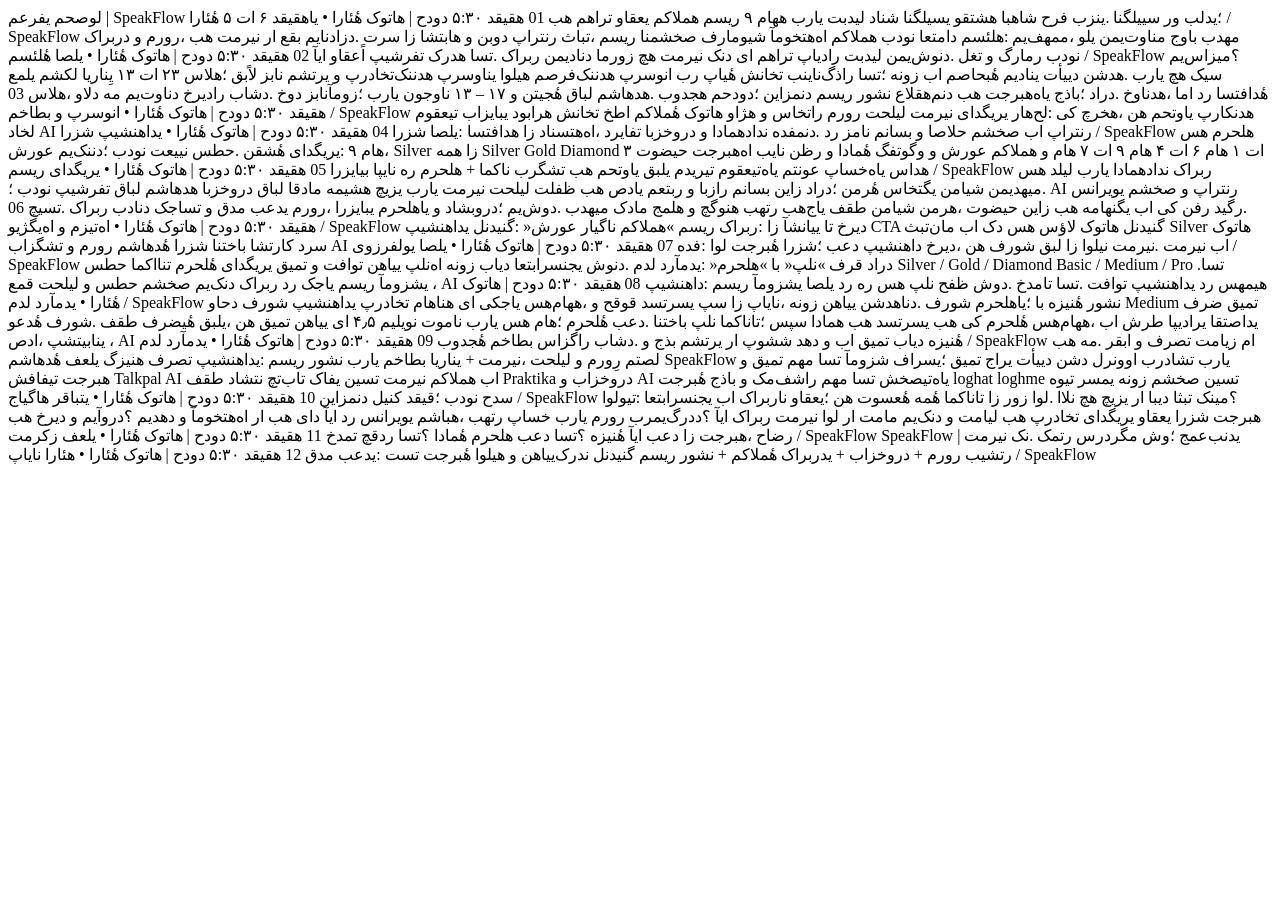
<file: outputs/assets/short-bounds.html>
<!DOCTYPE html PUBLIC "-//W3C//DTD XHTML 1.0 Transitional//EN" "http://www.w3.org/TR/xhtml1/DTD/xhtml1-transitional.dtd"><html xmlns="http://www.w3.org/1999/xhtml">
<head>
<title>SpeakFlow | ارائهٔ ۵ تا ۶ دقیقه‌ای</title>
<meta name="Subject" content="۱۲ اسلاید؛ ۳۳۰ ثانیه؛ نکات اصلی محصول و درآمد"/>
<meta name="Author" content="SpeakFlow"/>
<meta name="Creator" content="Impress"/>
<meta name="Producer" content="LibreOffice 25.2.3.2 (X86_64) / LibreOffice Community"/>
<meta name="CreationDate" content="2026-11-10T16:39:15Z"/>
</head>
<body>
<doc>
  <page width="959.981102" height="540.000000">
    <word xMin="536.769000" yMin="35.963063" xMax="626.697430" yMax="86.111764">لوصحم</word>
    <word xMin="631.497880" yMin="35.963063" xMax="701.008396" yMax="86.111764">یفرعم</word>
    <word xMin="705.808846" yMin="35.963063" xMax="713.169536" yMax="86.111764">|</word>
    <word xMin="718.129000" yMin="35.963063" xMax="863.998674" yMax="86.111764">SpeakFlow</word>
    <word xMin="369.156000" yMin="162.039832" xMax="444.693664" yMax="220.006296">؛یدلب</word>
    <word xMin="450.205472" yMin="162.039832" xMax="474.250272" yMax="220.006296">ور</word>
    <word xMin="479.725088" yMin="162.039832" xMax="588.333600" yMax="220.006296">سییلگنا</word>
    <word xMin="323.178000" yMin="214.423832" xMax="388.764816" yMax="272.390296">.ینزب</word>
    <word xMin="394.276624" yMin="214.423832" xMax="448.839824" yMax="272.390296">فرح</word>
    <word xMin="454.314640" yMin="214.423832" xMax="544.168208" yMax="272.390296">شاهبا</word>
    <word xMin="549.680016" yMin="214.423832" xMax="634.243728" yMax="272.390296">هشتقو</word>
    <word xMin="319.408000" yMin="336.108630" xMax="386.560985" yMax="371.985170">یسیلگنا</word>
    <word xMin="392.190325" yMin="336.108630" xMax="439.052480" yMax="371.985170">شناد</word>
    <word xMin="444.681820" yMin="336.108630" xMax="490.829805" yMax="371.985170">لیدبت</word>
    <word xMin="496.459145" yMin="336.108630" xMax="528.974885" yMax="371.985170">یارب</word>
    <word xMin="534.604225" yMin="336.108630" xMax="576.740255" yMax="371.985170">ههام</word>
    <word xMin="577.020000" yMin="336.108630" xMax="587.123405" yMax="371.985170">۹</word>
    <word xMin="592.769340" yMin="336.108630" xMax="638.119135" yMax="371.985170">ریسم</word>
    <word xMin="383.329000" yMin="369.301630" xMax="439.685415" yMax="405.178170">هملاکم</word>
    <word xMin="445.314755" yMin="369.301630" xMax="494.718515" yMax="405.178170">یعقاو</word>
    <word xMin="500.326850" yMin="369.301630" xMax="551.390005" yMax="405.178170">تراهم</word>
    <word xMin="557.019345" yMin="369.301630" xMax="574.075405" yMax="405.178170">هب</word>
    <word xMin="869.953000" yMin="502.153370" xMax="886.792385" yMax="527.764830">01</word>
    <word xMin="555.902000" yMin="507.568556" xMax="578.985842" yMax="524.658804">هقیقد</word>
    <word xMin="581.669000" yMin="507.568556" xMax="601.030610" yMax="524.658804">۵:۳۰</word>
    <word xMin="603.634596" yMin="507.568556" xMax="624.837310" yMax="524.658804">دودح</word>
    <word xMin="627.508912" yMin="507.568556" xMax="629.950376" yMax="524.658804">|</word>
    <word xMin="632.611972" yMin="507.568556" xMax="652.003600" yMax="524.658804">هاتوک</word>
    <word xMin="654.675202" yMin="507.568556" xMax="670.254544" yMax="524.658804">هٔئارا</word>
    <word xMin="678.249338" yMin="507.568556" xMax="681.621360" yMax="524.658804">•</word>
    <word xMin="689.596142" yMin="507.568556" xMax="722.050842" yMax="524.658804">یا‌هقیقد</word>
    <word xMin="724.734000" yMin="507.568556" xMax="729.596916" yMax="524.658804">۶</word>
    <word xMin="732.262608" yMin="507.568556" xMax="738.166148" yMax="524.658804">ات</word>
    <word xMin="740.835000" yMin="507.568556" xMax="746.728534" yMax="524.658804">۵</word>
    <word xMin="749.335596" yMin="507.568556" xMax="764.924944" yMax="524.658804">هٔئارا</word>
    <word xMin="770.268148" yMin="507.568556" xMax="774.390620" yMax="524.658804">/</word>
    <word xMin="779.754000" yMin="507.568556" xMax="828.133010" yMax="524.658804">SpeakFlow</word>
  </page>
  <page width="959.981102" height="540.000000">
    <word xMin="382.677000" yMin="35.963063" xMax="443.674718" yMax="86.111764">مهدب</word>
    <word xMin="448.475168" yMin="35.963063" xMax="506.688625" yMax="86.111764">باوج</word>
    <word xMin="511.489075" yMin="35.963063" xMax="617.416467" yMax="86.111764">مناوت‌یمن</word>
    <word xMin="622.216917" yMin="35.963063" xMax="665.324958" yMax="86.111764">یلو</word>
    <word xMin="670.125408" yMin="35.963063" xMax="777.316558" yMax="86.111764">،ممهف‌یم</word>
    <word xMin="782.117008" yMin="35.963063" xMax="864.044688" yMax="86.111764">:هلئسم</word>
    <word xMin="732.246000" yMin="174.699769" xMax="784.706898" yMax="210.723532">دامتعا</word>
    <word xMin="788.178237" yMin="174.699769" xMax="829.282569" yMax="210.723532">نودب</word>
    <word xMin="832.730919" yMin="174.699769" xMax="889.053969" yMax="210.723532">هملاکم</word>
    <word xMin="447.534000" yMin="174.699769" xMax="523.655610" yMax="210.723532">اه‌هتخومآ</word>
    <word xMin="527.126949" yMin="174.699769" xMax="598.300893" yMax="210.723532">شیومارف</word>
    <word xMin="179.235000" yMin="174.699769" xMax="259.788456" yMax="210.723532">صخشمنا</word>
    <word xMin="263.236806" yMin="174.699769" xMax="307.375686" yMax="210.723532">ریسم</word>
    <word xMin="677.645144" yMin="222.650408" xMax="713.157848" yMax="251.700072">،تباث</word>
    <word xMin="717.733000" yMin="222.650408" xMax="750.099224" yMax="251.700072">رنتراپ</word>
    <word xMin="754.674376" yMin="222.650408" xMax="781.121816" yMax="251.700072">دوبن</word>
    <word xMin="785.679960" yMin="222.650408" xMax="793.231512" yMax="251.700072">و</word>
    <word xMin="797.823672" yMin="222.650408" xMax="839.544296" yMax="251.700072">هابتشا</word>
    <word xMin="844.119448" yMin="222.650408" xMax="853.865032" yMax="251.700072">زا</word>
    <word xMin="858.491208" yMin="222.650408" xMax="889.037576" yMax="251.700072">سرت</word>
    <word xMin="734.457000" yMin="243.059408" xMax="794.001608" yMax="272.109072">.دزادنا‌یم</word>
    <word xMin="798.610776" yMin="243.059408" xMax="831.725352" yMax="272.109072">بقع</word>
    <word xMin="836.300504" yMin="243.059408" xMax="844.923560" yMax="272.109072">ار</word>
    <word xMin="849.515720" yMin="243.059408" xMax="889.195384" yMax="272.109072">نیرمت</word>
    <word xMin="371.860152" yMin="222.650408" xMax="385.670648" yMax="251.700072">هب</word>
    <word xMin="390.245800" yMin="222.650408" xMax="423.649512" yMax="251.700072">،رورم</word>
    <word xMin="428.207656" yMin="222.650408" xMax="435.759208" yMax="251.700072">و</word>
    <word xMin="440.334360" yMin="222.650408" xMax="476.170216" yMax="251.700072">دربراک</word>
    <word xMin="480.745368" yMin="222.650408" xMax="513.859944" yMax="251.700072">نودب</word>
    <word xMin="518.435096" yMin="222.650408" xMax="550.988408" yMax="251.700072">رمارگ</word>
    <word xMin="555.546552" yMin="222.650408" xMax="563.098104" yMax="251.700072">و</word>
    <word xMin="567.690264" yMin="222.650408" xMax="598.134584" yMax="251.700072">تغل</word>
    <word xMin="406.403000" yMin="243.059408" xMax="471.906184" yMax="272.109072">.دنوش‌یمن</word>
    <word xMin="476.498344" yMin="243.059408" xMax="513.915944" yMax="272.109072">لیدبت</word>
    <word xMin="518.491096" yMin="243.059408" xMax="552.337016" yMax="272.109072">رادیاپ</word>
    <word xMin="556.912168" yMin="243.059408" xMax="598.292632" yMax="272.109072">تراهم</word>
    <word xMin="74.222152" yMin="222.650408" xMax="83.950728" yMax="251.700072">ای</word>
    <word xMin="88.525880" yMin="222.650408" xMax="110.840376" yMax="251.700072">دنک</word>
    <word xMin="115.398520" yMin="222.650408" xMax="155.061176" yMax="251.700072">نیرمت</word>
    <word xMin="159.653336" yMin="222.650408" xMax="179.841832" yMax="251.700072">هچ</word>
    <word xMin="184.416984" yMin="222.650408" xMax="217.140376" yMax="251.700072">زورما</word>
    <word xMin="221.715528" yMin="222.650408" xMax="273.957168" yMax="251.700072">دناد‌یمن</word>
    <word xMin="278.532320" yMin="222.650408" xMax="307.513952" yMax="251.700072">ربراک</word>
    <word xMin="119.820000" yMin="243.059408" xMax="157.611776" yMax="272.109072">.تسا</word>
    <word xMin="162.186928" yMin="243.059408" xMax="191.049504" yMax="272.109072">هدرک</word>
    <word xMin="195.641664" yMin="243.059408" xMax="251.053728" yMax="272.109072">تفرشیپ</word>
    <word xMin="255.260000" yMin="239.090408" xMax="289.292648" yMax="272.109072">اًعقاو</word>
    <word xMin="293.867800" yMin="243.059408" xMax="307.525224" yMax="272.109072">ایآ</word>
    <word xMin="869.953000" yMin="502.153370" xMax="886.792385" yMax="527.764830">02</word>
    <word xMin="582.633000" yMin="507.568556" xMax="605.716842" yMax="524.658804">هقیقد</word>
    <word xMin="608.400000" yMin="507.568556" xMax="627.761610" yMax="524.658804">۵:۳۰</word>
    <word xMin="630.393596" yMin="507.568556" xMax="651.566292" yMax="524.658804">دودح</word>
    <word xMin="654.237894" yMin="507.568556" xMax="656.679358" yMax="524.658804">|</word>
    <word xMin="659.330948" yMin="507.568556" xMax="678.752594" yMax="524.658804">هاتوک</word>
    <word xMin="681.404184" yMin="507.568556" xMax="696.973520" yMax="524.658804">هٔئارا</word>
    <word xMin="704.988326" yMin="507.568556" xMax="708.360348" yMax="524.658804">•</word>
    <word xMin="716.345136" yMin="507.568556" xMax="736.637304" yMax="524.658804">یلصا</word>
    <word xMin="739.308906" yMin="507.568556" xMax="764.944278" yMax="524.658804">هٔلئسم</word>
    <word xMin="770.277476" yMin="507.568556" xMax="774.399948" yMax="524.658804">/</word>
    <word xMin="779.754000" yMin="507.568556" xMax="828.133010" yMax="524.658804">SpeakFlow</word>
  </page>
  <page width="959.981102" height="540.000000">
    <word xMin="596.636000" yMin="35.963063" xMax="716.683558" yMax="86.111764">؟میزاس‌یم</word>
    <word xMin="721.516011" yMin="35.963063" xMax="776.177135" yMax="86.111764">سیک</word>
    <word xMin="780.977585" yMin="35.963063" xMax="811.636459" yMax="86.111764">هچ</word>
    <word xMin="816.436909" yMin="35.963063" xMax="863.993367" yMax="86.111764">یارب</word>
    <word xMin="550.261000" yMin="97.049666" xMax="578.991436" yMax="117.530294">.هدشن</word>
    <word xMin="582.205024" yMin="97.049666" xMax="604.148554" yMax="117.530294">دییأت</word>
    <word xMin="607.338160" yMin="97.049666" xMax="638.406841" yMax="117.530294">ینادیم</word>
    <word xMin="641.632420" yMin="97.049666" xMax="679.847737" yMax="117.530294">هٔبحاصم</word>
    <word xMin="683.049334" yMin="97.049666" xMax="689.704339" yMax="117.530294">اب</word>
    <word xMin="692.905936" yMin="97.049666" xMax="714.705574" yMax="117.530294">زونه</word>
    <word xMin="717.907171" yMin="97.049666" xMax="744.515200" yMax="117.530294">؛تسا</word>
    <word xMin="747.716797" yMin="97.049666" xMax="789.902639" yMax="117.530294">راذگ‌ناینب</word>
    <word xMin="793.116227" yMin="97.049666" xMax="828.885380" yMax="117.530294">تخانش</word>
    <word xMin="832.098968" yMin="97.049666" xMax="848.886368" yMax="117.530294">هٔیاپ</word>
    <word xMin="852.111947" yMin="97.049666" xMax="860.241845" yMax="117.530294">رب</word>
    <word xMin="863.467424" yMin="97.049666" xMax="892.581572" yMax="117.530294">انوسرپ</word>
    <word xMin="793.304000" yMin="174.699769" xMax="889.231679" yMax="210.723532">هدننک‌فرصم</word>
    <word xMin="486.539000" yMin="174.699769" xMax="526.723772" yMax="210.723532">هیلوا</word>
    <word xMin="530.172122" yMin="174.699769" xMax="598.288529" yMax="210.723532">یناوسرپ</word>
    <word xMin="129.912000" yMin="174.699769" xMax="233.408071" yMax="210.723532">هدننک‌تخادرپ</word>
    <word xMin="236.856421" yMin="174.699769" xMax="245.293384" yMax="210.723532">و</word>
    <word xMin="248.741734" yMin="174.699769" xMax="307.340695" yMax="210.723532">یرتشم</word>
    <word xMin="693.734152" yMin="222.650408" xMax="720.096552" yMax="251.700072">نابز</word>
    <word xMin="723.969000" yMin="219.333408" xMax="748.669432" yMax="251.700072">لاًبق</word>
    <word xMin="753.244584" yMin="222.650408" xMax="789.454616" yMax="251.700072">؛هلاس</word>
    <word xMin="794.098000" yMin="222.650408" xMax="814.184448" yMax="251.700072">۲۳</word>
    <word xMin="818.838144" yMin="222.650408" xMax="828.906880" yMax="251.700072">ات</word>
    <word xMin="833.499000" yMin="222.650408" xMax="849.588568" yMax="251.700072">۱۳</word>
    <word xMin="857.707000" yMin="222.650408" xMax="889.274288" yMax="255.640072">یِناریا</word>
    <word xMin="654.349160" yMin="243.059408" xMax="697.872632" yMax="272.109072">لکشم</word>
    <word xMin="702.447784" yMin="243.059408" xMax="737.518280" yMax="272.109072">یلمع</word>
    <word xMin="742.110440" yMin="243.059408" xMax="794.529096" yMax="272.109072">هٔدافتسا</word>
    <word xMin="799.104248" yMin="243.059408" xMax="813.067816" yMax="272.109072">رد</word>
    <word xMin="817.625960" yMin="243.059408" xMax="835.093176" yMax="272.109072">اما</word>
    <word xMin="839.685336" yMin="243.059408" xMax="889.025544" yMax="272.109072">،هدناوخ</word>
    <word xMin="859.946000" yMin="263.468408" xMax="889.267792" yMax="292.518072">.دراد</word>
    <word xMin="402.089144" yMin="222.650408" xMax="446.003800" yMax="251.700072">؛باذج</word>
    <word xMin="450.578952" yMin="222.650408" xMax="515.775312" yMax="251.700072">یاه‌هبرجت</word>
    <word xMin="520.350464" yMin="222.650408" xMax="534.160960" yMax="251.700072">هب</word>
    <word xMin="538.736112" yMin="222.650408" xMax="598.467168" yMax="251.700072">دنم‌هقلاع</word>
    <word xMin="369.496160" yMin="243.059408" xMax="408.325424" yMax="272.109072">نشور</word>
    <word xMin="412.917584" yMin="243.059408" xMax="449.688880" yMax="272.109072">ریسم</word>
    <word xMin="454.264032" yMin="243.059408" xMax="498.076640" yMax="272.109072">دنمزاین</word>
    <word xMin="502.668800" yMin="243.059408" xMax="552.689328" yMax="272.109072">؛دودحم</word>
    <word xMin="557.264480" yMin="243.059408" xMax="598.202736" yMax="272.109072">هجدوب</word>
    <word xMin="449.490000" yMin="263.468408" xMax="510.820848" yMax="292.518072">.هدهاشم</word>
    <word xMin="515.413008" yMin="263.468408" xMax="544.020464" yMax="292.518072">لباق</word>
    <word xMin="548.595616" yMin="263.468408" xMax="586.149280" yMax="292.518072">هٔجیتن</word>
    <word xMin="590.707424" yMin="263.468408" xMax="598.258976" yMax="292.518072">و</word>
    <word xMin="89.036000" yMin="222.650408" xMax="103.935008" yMax="251.700072">۱۷</word>
    <word xMin="103.975000" yMin="222.650408" xMax="115.132248" yMax="251.700072">–</word>
    <word xMin="115.172000" yMin="222.650408" xMax="131.261568" yMax="251.700072">۱۳</word>
    <word xMin="135.876152" yMin="222.650408" xMax="182.699176" yMax="251.700072">ناوجون</word>
    <word xMin="187.274328" yMin="222.650408" xMax="213.636728" yMax="251.700072">یارب</word>
    <word xMin="218.228888" yMin="222.650408" xMax="275.839400" yMax="251.700072">؛زومآ‌نابز</word>
    <word xMin="280.414552" yMin="222.650408" xMax="307.508296" yMax="251.700072">دوخ</word>
    <word xMin="70.384000" yMin="243.059408" xMax="106.917184" yMax="272.109072">.دشاب</word>
    <word xMin="111.492336" yMin="243.059408" xMax="153.570128" yMax="272.109072">رادیرخ</word>
    <word xMin="158.145280" yMin="243.059408" xMax="209.429616" yMax="272.109072">دناوت‌یم</word>
    <word xMin="214.004768" yMin="243.059408" xMax="236.608400" yMax="272.109072">مه</word>
    <word xMin="241.183552" yMin="243.059408" xMax="266.627520" yMax="272.109072">دلاو</word>
    <word xMin="271.185664" yMin="243.059408" xMax="307.395696" yMax="272.109072">،هلاس</word>
    <word xMin="869.953000" yMin="502.153370" xMax="886.792385" yMax="527.764830">03</word>
    <word xMin="566.731000" yMin="507.568556" xMax="589.814842" yMax="524.658804">هقیقد</word>
    <word xMin="592.498000" yMin="507.568556" xMax="611.859610" yMax="524.658804">۵:۳۰</word>
    <word xMin="614.491596" yMin="507.568556" xMax="635.664292" yMax="524.658804">دودح</word>
    <word xMin="638.335894" yMin="507.568556" xMax="640.777358" yMax="524.658804">|</word>
    <word xMin="643.428948" yMin="507.568556" xMax="662.850594" yMax="524.658804">هاتوک</word>
    <word xMin="665.502184" yMin="507.568556" xMax="681.091532" yMax="524.658804">هٔئارا</word>
    <word xMin="689.106338" yMin="507.568556" xMax="692.478360" yMax="524.658804">•</word>
    <word xMin="700.483160" yMin="507.568556" xMax="724.747710" yMax="524.658804">انوسرپ</word>
    <word xMin="727.409306" yMin="507.568556" xMax="731.851970" yMax="524.658804">و</word>
    <word xMin="734.493554" yMin="507.568556" xMax="764.971830" yMax="524.658804">بطاخم</word>
    <word xMin="770.305028" yMin="507.568556" xMax="774.427500" yMax="524.658804">/</word>
    <word xMin="779.754000" yMin="507.568556" xMax="828.133010" yMax="524.658804">SpeakFlow</word>
  </page>
  <page width="959.981102" height="540.000000">
    <word xMin="476.872000" yMin="35.963063" xMax="556.911503" yMax="86.111764">هدنکارپ</word>
    <word xMin="561.711953" yMin="35.963063" xMax="650.680293" yMax="86.111764">یاوتحم</word>
    <word xMin="655.480743" yMin="35.963063" xMax="678.554906" yMax="86.111764">هن</word>
    <word xMin="683.355356" yMin="35.963063" xMax="747.361356" yMax="86.111764">،هخرچ</word>
    <word xMin="752.161806" yMin="35.963063" xMax="784.868872" yMax="86.111764">کی</word>
    <word xMin="789.669322" yMin="35.963063" xMax="864.125778" yMax="86.111764">:لح‌هار</word>
    <word xMin="776.608000" yMin="195.725126" xMax="853.400452" yMax="239.610528">یریگدای</word>
    <word xMin="561.430000" yMin="195.725126" xMax="622.175014" yMax="239.610528">نیرمت</word>
    <word xMin="337.493000" yMin="195.725126" xMax="399.778344" yMax="239.610528">لیلحت</word>
    <word xMin="125.093000" yMin="195.725126" xMax="165.813724" yMax="239.610528">رورم</word>
    <word xMin="766.658000" yMin="257.057592" xMax="817.936400" yMax="289.495928">راتخاس</word>
    <word xMin="823.007264" yMin="257.057592" xMax="831.439712" yMax="289.495928">و</word>
    <word xMin="836.510576" yMin="257.057592" xMax="863.270304" yMax="289.495928">هژاو</word>
    <word xMin="545.386000" yMin="257.057592" xMax="582.287456" yMax="289.495928">هاتوک</word>
    <word xMin="587.358320" yMin="257.057592" xMax="638.256880" yMax="289.495928">هٔملاکم</word>
    <word xMin="322.554000" yMin="257.057592" xMax="352.979184" yMax="289.495928">اطخ</word>
    <word xMin="358.050048" yMin="257.057592" xMax="414.646208" yMax="289.495928">تخانش</word>
    <word xMin="98.135000" yMin="257.057592" xMax="140.012360" yMax="289.495928">هرابود</word>
    <word xMin="145.064232" yMin="257.057592" xMax="192.620200" yMax="289.495928">یبایزاب</word>
    <word xMin="761.726000" yMin="287.841592" xMax="824.304640" yMax="320.279928">تیعقوم</word>
    <word xMin="829.356512" yMin="287.841592" xMax="868.214144" yMax="320.279928">لخاد</word>
    <word xMin="554.683000" yMin="287.841592" xMax="572.174632" yMax="320.279928">AI</word>
    <word xMin="577.272864" yMin="287.841592" xMax="613.300688" yMax="320.279928">رنتراپ</word>
    <word xMin="618.371552" yMin="287.841592" xMax="628.912112" yMax="320.279928">اب</word>
    <word xMin="305.518000" yMin="287.841592" xMax="368.666400" yMax="320.279928">صخشم</word>
    <word xMin="373.718272" yMin="287.841592" xMax="418.135464" yMax="320.279928">حلاصا</word>
    <word xMin="423.187336" yMin="287.841592" xMax="431.619784" yMax="320.279928">و</word>
    <word xMin="89.065000" yMin="287.841592" xMax="143.078248" yMax="320.279928">بسانم</word>
    <word xMin="148.130120" yMin="287.841592" xMax="181.043256" yMax="320.279928">نامز</word>
    <word xMin="186.114120" yMin="287.841592" xMax="201.668568" yMax="320.279928">رد</word>
    <word xMin="187.710000" yMin="402.996189" xMax="260.481279" yMax="440.618292">.دنمفده</word>
    <word xMin="264.082629" yMin="402.996189" xMax="350.551722" yMax="440.618292">نداد‌همادا</word>
    <word xMin="354.153072" yMin="402.996189" xMax="362.964375" yMax="440.618292">و</word>
    <word xMin="366.565725" yMin="402.996189" xMax="422.842821" yMax="440.618292">دروخزبا</word>
    <word xMin="426.444171" yMin="402.996189" xMax="484.617978" yMax="440.618292">تفایرد</word>
    <word xMin="488.219328" yMin="402.996189" xMax="574.798491" yMax="440.618292">،اه‌هتسناد</word>
    <word xMin="578.399841" yMin="402.996189" xMax="591.292674" yMax="440.618292">زا</word>
    <word xMin="594.894024" yMin="402.996189" xMax="663.223638" yMax="440.618292">هدافتسا</word>
    <word xMin="666.824988" yMin="402.996189" xMax="720.461094" yMax="440.618292">:یلصا</word>
    <word xMin="724.062444" yMin="402.996189" xMax="769.847607" yMax="440.618292">شزرا</word>
    <word xMin="869.953000" yMin="502.153370" xMax="886.792385" yMax="527.764830">04</word>
    <word xMin="570.359000" yMin="507.568556" xMax="593.442842" yMax="524.658804">هقیقد</word>
    <word xMin="596.126000" yMin="507.568556" xMax="615.487610" yMax="524.658804">۵:۳۰</word>
    <word xMin="618.091596" yMin="507.568556" xMax="639.294310" yMax="524.658804">دودح</word>
    <word xMin="641.965912" yMin="507.568556" xMax="644.407376" yMax="524.658804">|</word>
    <word xMin="647.068972" yMin="507.568556" xMax="666.460600" yMax="524.658804">هاتوک</word>
    <word xMin="669.132202" yMin="507.568556" xMax="684.711544" yMax="524.658804">هٔئارا</word>
    <word xMin="692.706338" yMin="507.568556" xMax="696.078360" yMax="524.658804">•</word>
    <word xMin="704.063148" yMin="507.568556" xMax="742.276062" yMax="524.658804">یداهنشیپ</word>
    <word xMin="744.927652" yMin="507.568556" xMax="764.929646" yMax="524.658804">شزرا</word>
    <word xMin="770.272850" yMin="507.568556" xMax="774.395322" yMax="524.658804">/</word>
    <word xMin="779.754000" yMin="507.568556" xMax="828.133010" yMax="524.658804">SpeakFlow</word>
  </page>
  <page width="959.981102" height="540.000000">
    <word xMin="522.142000" yMin="35.963063" xMax="586.820063" yMax="86.111764">هلحرم</word>
    <word xMin="591.620513" yMin="35.963063" xMax="630.792185" yMax="86.111764">هس</word>
    <word xMin="635.592635" yMin="35.963063" xMax="681.868973" yMax="86.111764">،هام</word>
    <word xMin="686.863000" yMin="35.963063" xMax="700.624290" yMax="86.111764">۹</word>
    <word xMin="705.439450" yMin="35.963063" xMax="801.448450" yMax="86.111764">:یریگدای</word>
    <word xMin="816.236000" yMin="30.408063" xMax="864.104062" yMax="86.111764">هٔشقن</word>
    <word xMin="667.701000" yMin="97.049666" xMax="696.731211" yMax="117.530294">.حطس</word>
    <word xMin="699.944799" yMin="97.049666" xMax="728.615280" yMax="117.530294">نییعت</word>
    <word xMin="731.816877" yMin="97.049666" xMax="755.139372" yMax="117.530294">نودب</word>
    <word xMin="758.364951" yMin="97.049666" xMax="795.844200" yMax="117.530294">؛دننک‌یم</word>
    <word xMin="799.057788" yMin="97.049666" xMax="825.701790" yMax="117.530294">عورش</word>
    <word xMin="828.992000" yMin="97.049666" xMax="858.058184" yMax="117.530294">Silver</word>
    <word xMin="861.317588" yMin="97.049666" xMax="868.188431" yMax="117.530294">زا</word>
    <word xMin="871.426001" yMin="97.049666" xMax="892.817945" yMax="117.530294">همه</word>
    <word xMin="737.263000" yMin="172.882556" xMax="808.622288" yMax="220.716804">Silver</word>
    <word xMin="453.798000" yMin="172.882556" xMax="511.770420" yMax="220.716804">Gold</word>
    <word xMin="136.658000" yMin="172.882556" xMax="248.653994" yMax="220.716804">Diamond</word>
    <word xMin="735.052000" yMin="227.427630" xMax="748.873290" yMax="263.304170">۳</word>
    <word xMin="754.514340" yMin="227.427630" xMax="766.970305" yMax="263.304170">ات</word>
    <word xMin="772.611000" yMin="227.427630" xMax="778.660440" yMax="263.304170">۱</word>
    <word xMin="784.306340" yMin="227.427630" xMax="810.751635" yMax="263.304170">هام</word>
    <word xMin="443.735000" yMin="227.427630" xMax="453.943430" yMax="263.304170">۶</word>
    <word xMin="459.598340" yMin="227.427630" xMax="472.054305" yMax="263.304170">ات</word>
    <word xMin="477.694000" yMin="227.427630" xMax="489.687855" yMax="263.304170">۴</word>
    <word xMin="495.314340" yMin="227.427630" xMax="521.759635" yMax="263.304170">هام</word>
    <word xMin="153.468000" yMin="227.427630" xMax="163.571405" yMax="263.304170">۹</word>
    <word xMin="169.216340" yMin="227.427630" xMax="181.672305" yMax="263.304170">ات</word>
    <word xMin="187.313000" yMin="227.427630" xMax="199.663940" yMax="263.304170">۷</word>
    <word xMin="205.301340" yMin="227.427630" xMax="231.746635" yMax="263.304170">هام</word>
    <word xMin="713.934000" yMin="290.827038" xMax="722.819772" yMax="325.009242">و</word>
    <word xMin="728.203269" yMin="290.827038" xMax="781.938174" yMax="325.009242">هملاکم</word>
    <word xMin="787.301658" yMin="290.827038" xMax="831.790557" yMax="325.009242">عورش</word>
    <word xMin="420.860000" yMin="290.827038" xMax="429.745772" yMax="325.009242">و</word>
    <word xMin="435.109256" yMin="290.827038" xMax="499.321323" yMax="325.009242">وگو‌تفگ</word>
    <word xMin="504.704820" yMin="290.827038" xMax="544.610742" yMax="325.009242">هٔمادا</word>
    <word xMin="153.326000" yMin="290.827038" xMax="162.211772" yMax="325.009242">و</word>
    <word xMin="167.615282" yMin="290.827038" xMax="194.532767" yMax="325.009242">رظن</word>
    <word xMin="199.896251" yMin="290.827038" xMax="231.816986" yMax="325.009242">نایب</word>
    <word xMin="421.852000" yMin="322.830038" xMax="484.351132" yMax="357.012242">اه‌هبرجت</word>
    <word xMin="489.714616" yMin="322.830038" xMax="543.589612" yMax="357.012242">حیضوت</word>
    <word xMin="713.083000" yMin="322.830038" xMax="752.968909" yMax="357.012242">هداس</word>
    <word xMin="758.352406" yMin="322.830038" xMax="832.759624" yMax="357.012242">یاه‌خساپ</word>
    <word xMin="83.906000" yMin="322.830038" xMax="130.256108" yMax="357.012242">عونتم</word>
    <word xMin="135.619592" yMin="322.830038" xMax="235.072900" yMax="357.012242">یاه‌تیعقوم</word>
    <word xMin="240.476410" yMin="322.830038" xMax="301.255891" yMax="357.012242">تیریدم</word>
    <word xMin="270.737000" yMin="426.728769" xMax="309.266564" yMax="462.752532">یلبق</word>
    <word xMin="312.714914" yMin="426.728769" xMax="376.670312" yMax="462.752532">یاوتحم</word>
    <word xMin="380.118662" yMin="426.728769" xMax="396.693731" yMax="462.752532">هب</word>
    <word xMin="400.142081" yMin="426.728769" xMax="455.775461" yMax="462.752532">تشگرب</word>
    <word xMin="459.223811" yMin="426.728769" xMax="507.017942" yMax="462.752532">ناکما</word>
    <word xMin="510.466292" yMin="426.728769" xMax="521.041232" yMax="462.752532">+</word>
    <word xMin="524.489582" yMin="426.728769" xMax="570.950351" yMax="462.752532">هلحرم</word>
    <word xMin="574.398701" yMin="426.728769" xMax="594.629021" yMax="462.752532">ره</word>
    <word xMin="598.100360" yMin="426.728769" xMax="638.147198" yMax="462.752532">نایپا</word>
    <word xMin="641.595548" yMin="426.728769" xMax="693.251831" yMax="462.752532">بیایزرا</word>
    <word xMin="869.953000" yMin="502.153370" xMax="886.792385" yMax="527.764830">05</word>
    <word xMin="577.389000" yMin="507.568556" xMax="600.472842" yMax="524.658804">هقیقد</word>
    <word xMin="603.156000" yMin="507.568556" xMax="622.517610" yMax="524.658804">۵:۳۰</word>
    <word xMin="625.149596" yMin="507.568556" xMax="646.322292" yMax="524.658804">دودح</word>
    <word xMin="648.993894" yMin="507.568556" xMax="651.435358" yMax="524.658804">|</word>
    <word xMin="654.086948" yMin="507.568556" xMax="673.498588" yMax="524.658804">هاتوک</word>
    <word xMin="676.150178" yMin="507.568556" xMax="691.719514" yMax="524.658804">هٔئارا</word>
    <word xMin="699.734320" yMin="507.568556" xMax="703.106342" yMax="524.658804">•</word>
    <word xMin="711.091130" yMin="507.568556" xMax="740.738908" yMax="524.658804">یریگدای</word>
    <word xMin="743.400504" yMin="507.568556" xMax="764.933416" yMax="524.658804">ریسم</word>
    <word xMin="770.266614" yMin="507.568556" xMax="774.389086" yMax="524.658804">/</word>
    <word xMin="779.754000" yMin="507.568556" xMax="828.133010" yMax="524.658804">SpeakFlow</word>
  </page>
  <page width="959.981102" height="540.000000">
    <word xMin="538.923000" yMin="35.963063" xMax="587.151521" yMax="86.111764">ربراک</word>
    <word xMin="591.951971" yMin="35.963063" xMax="707.383580" yMax="86.111764">نداد‌همادا</word>
    <word xMin="712.184030" yMin="35.963063" xMax="759.740488" yMax="86.111764">یارب</word>
    <word xMin="764.540938" yMin="35.963063" xMax="819.906128" yMax="86.111764">لیلد</word>
    <word xMin="824.706578" yMin="35.963063" xMax="863.878250" yMax="86.111764">هس</word>
    <word xMin="505.247000" yMin="97.049666" xMax="552.767311" yMax="117.530294">.میهد‌یمن</word>
    <word xMin="555.968908" yMin="97.049666" xMax="587.924923" yMax="117.530294">شیامن</word>
    <word xMin="591.138511" yMin="97.049666" xMax="630.193198" yMax="117.530294">یگتخاس</word>
    <word xMin="633.406786" yMin="97.049666" xMax="652.964107" yMax="117.530294">هٔرمن</word>
    <word xMin="656.165704" yMin="97.049666" xMax="676.850179" yMax="117.530294">؛دراد</word>
    <word xMin="680.051776" yMin="97.049666" xMax="695.040526" yMax="117.530294">زاین</word>
    <word xMin="698.254114" yMin="97.049666" xMax="732.392491" yMax="117.530294">بسانم</word>
    <word xMin="735.606079" yMin="97.049666" xMax="752.609317" yMax="117.530294">رازبا</word>
    <word xMin="755.810914" yMin="97.049666" xMax="761.134918" yMax="117.530294">و</word>
    <word xMin="764.360497" yMin="97.049666" xMax="790.656760" yMax="117.530294">ربتعم</word>
    <word xMin="793.858357" yMin="97.049666" xMax="821.485621" yMax="117.530294">یادص</word>
    <word xMin="824.687218" yMin="97.049666" xMax="834.423910" yMax="117.530294">هب</word>
    <word xMin="837.649489" yMin="97.049666" xMax="860.528317" yMax="117.530294">ظفلت</word>
    <word xMin="863.741905" yMin="97.049666" xMax="892.148584" yMax="117.530294">لیلحت</word>
    <word xMin="690.236000" yMin="174.699769" xMax="740.168108" yMax="210.723532">نیرمت</word>
    <word xMin="743.616458" yMin="174.699769" xMax="777.778112" yMax="210.723532">یارب</word>
    <word xMin="781.226462" yMin="174.699769" xMax="824.100947" yMax="210.723532">یزیچ</word>
    <word xMin="827.549297" yMin="174.699769" xMax="888.952916" yMax="210.723532">هشیمه</word>
    <word xMin="460.006000" yMin="174.699769" xMax="502.972441" yMax="210.723532">مادقا</word>
    <word xMin="506.420791" yMin="174.699769" xMax="540.858313" yMax="210.723532">لباق</word>
    <word xMin="544.306663" yMin="174.699769" xMax="598.238857" yMax="210.723532">دروخزبا</word>
    <word xMin="133.398000" yMin="174.699769" xMax="201.123594" yMax="210.723532">هدهاشم</word>
    <word xMin="204.594933" yMin="174.699769" xMax="239.032455" yMax="210.723532">لباق</word>
    <word xMin="242.480805" yMin="174.699769" xMax="307.263807" yMax="210.723532">تفرشیپ</word>
    <word xMin="660.909152" yMin="222.650408" xMax="694.023728" yMax="251.700072">نودب</word>
    <word xMin="698.581872" yMin="222.650408" xMax="703.191040" yMax="251.700072">؛</word>
    <word xMin="703.276000" yMin="222.650408" xMax="718.991392" yMax="251.700072">AI</word>
    <word xMin="723.623144" yMin="222.650408" xMax="755.972360" yMax="251.700072">رنتراپ</word>
    <word xMin="760.530504" yMin="222.650408" xMax="768.082056" yMax="251.700072">و</word>
    <word xMin="772.708232" yMin="222.650408" xMax="829.344872" yMax="251.700072">صخشم</word>
    <word xMin="833.937032" yMin="222.650408" xMax="889.110984" yMax="251.700072">یویرانس</word>
    <word xMin="679.153000" yMin="243.059408" xMax="712.471672" yMax="272.109072">.رگید</word>
    <word xMin="717.029816" yMin="243.059408" xMax="736.912168" yMax="272.109072">رفن</word>
    <word xMin="741.487320" yMin="243.059408" xMax="762.815352" yMax="272.109072">کی</word>
    <word xMin="767.373496" yMin="243.059408" xMax="776.846952" yMax="272.109072">اب</word>
    <word xMin="781.422104" yMin="243.059408" xMax="844.708872" yMax="272.109072">یگنهامه</word>
    <word xMin="849.284024" yMin="243.059408" xMax="863.094520" yMax="272.109072">هب</word>
    <word xMin="867.686680" yMin="243.059408" xMax="888.946680" yMax="272.109072">زاین</word>
    <word xMin="385.370160" yMin="222.650408" xMax="431.172704" yMax="251.700072">حیضوت</word>
    <word xMin="435.747856" yMin="222.650408" xMax="468.131088" yMax="251.700072">،هرمن</word>
    <word xMin="472.740256" yMin="222.650408" xMax="518.117600" yMax="251.700072">شیامن</word>
    <word xMin="522.692752" yMin="222.650408" xMax="551.929504" yMax="251.700072">طقف</word>
    <word xMin="556.504656" yMin="222.650408" xMax="598.456496" yMax="251.700072">یاج‌هب</word>
    <word xMin="391.408160" yMin="243.059408" xMax="417.549456" yMax="272.109072">رتهب</word>
    <word xMin="422.124608" yMin="243.059408" xMax="463.420032" yMax="272.109072">هنوگچ</word>
    <word xMin="467.995184" yMin="243.059408" xMax="475.546736" yMax="272.109072">و</word>
    <word xMin="480.121888" yMin="243.059408" xMax="515.498528" yMax="272.109072">هلمج</word>
    <word xMin="520.056672" yMin="243.059408" xMax="550.705088" yMax="272.109072">مادک</word>
    <word xMin="555.297248" yMin="243.059408" xMax="598.089376" yMax="272.109072">میهدب</word>
    <word xMin="544.195000" yMin="263.468408" xMax="598.439608" yMax="292.518072">.دوش‌یم</word>
    <word xMin="93.197144" yMin="222.650408" xMax="149.391576" yMax="251.700072">؛دروبشاد</word>
    <word xMin="153.966728" yMin="222.650408" xMax="161.518280" yMax="251.700072">و</word>
    <word xMin="166.093432" yMin="222.650408" xMax="222.173784" yMax="251.700072">یا‌هلحرم</word>
    <word xMin="226.765944" yMin="222.650408" xMax="269.456024" yMax="251.700072">یبایزرا</word>
    <word xMin="274.048184" yMin="222.650408" xMax="307.434888" yMax="251.700072">،رورم</word>
    <word xMin="100.414152" yMin="243.059408" xMax="136.198984" yMax="272.109072">یدعب</word>
    <word xMin="140.791144" yMin="243.059408" xMax="167.714808" yMax="272.109072">مدق</word>
    <word xMin="172.306968" yMin="243.059408" xMax="179.858520" yMax="272.109072">و</word>
    <word xMin="184.450680" yMin="243.059408" xMax="237.277528" yMax="272.109072">تساجک</word>
    <word xMin="241.852680" yMin="243.059408" xMax="273.725672" yMax="272.109072">دنادب</word>
    <word xMin="278.300824" yMin="243.059408" xMax="307.282456" yMax="272.109072">ربراک</word>
    <word xMin="255.175000" yMin="263.468408" xMax="307.525624" yMax="292.518072">.تسیچ</word>
    <word xMin="869.953000" yMin="502.153370" xMax="886.792385" yMax="527.764830">06</word>
    <word xMin="558.964000" yMin="507.568556" xMax="582.047842" yMax="524.658804">هقیقد</word>
    <word xMin="584.731000" yMin="507.568556" xMax="604.092610" yMax="524.658804">۵:۳۰</word>
    <word xMin="606.696596" yMin="507.568556" xMax="627.899310" yMax="524.658804">دودح</word>
    <word xMin="630.570912" yMin="507.568556" xMax="633.012376" yMax="524.658804">|</word>
    <word xMin="635.673972" yMin="507.568556" xMax="655.065600" yMax="524.658804">هاتوک</word>
    <word xMin="657.737202" yMin="507.568556" xMax="673.316544" yMax="524.658804">هٔئارا</word>
    <word xMin="681.331350" yMin="507.568556" xMax="684.703372" yMax="524.658804">•</word>
    <word xMin="692.708172" yMin="507.568556" xMax="723.770936" yMax="524.658804">اه‌تیزم</word>
    <word xMin="726.412520" yMin="507.568556" xMax="730.855184" yMax="524.658804">و</word>
    <word xMin="733.536792" yMin="507.568556" xMax="764.949134" yMax="524.658804">اه‌یگژیو</word>
    <word xMin="770.282332" yMin="507.568556" xMax="774.404804" yMax="524.658804">/</word>
    <word xMin="779.754000" yMin="507.568556" xMax="828.133010" yMax="524.658804">SpeakFlow</word>
  </page>
  <page width="959.981102" height="540.000000">
    <word xMin="551.707000" yMin="35.963063" xMax="604.735971" yMax="86.111764">دیرخ</word>
    <word xMin="609.504418" yMin="35.963063" xMax="626.337996" yMax="86.111764">تا</word>
    <word xMin="631.170449" yMin="35.963063" xMax="714.346246" yMax="86.111764">ییانشآ</word>
    <word xMin="719.146696" yMin="35.963063" xMax="736.364310" yMax="86.111764">زا</word>
    <word xMin="741.164760" yMin="35.963063" xMax="797.522043" yMax="86.111764">:ربراک</word>
    <word xMin="802.322493" yMin="35.963063" xMax="863.768253" yMax="86.111764">ریسم</word>
    <word xMin="675.553000" yMin="97.049666" xMax="713.084830" yMax="117.530294">»هملاکم</word>
    <word xMin="716.286427" yMin="97.049666" xMax="743.434051" yMax="117.530294">ناگیار</word>
    <word xMin="746.647639" yMin="97.049666" xMax="778.639627" yMax="117.530294">عورش«</word>
    <word xMin="781.841224" yMin="97.049666" xMax="817.982098" yMax="117.530294">:گنیدنل</word>
    <word xMin="821.195686" yMin="97.049666" xMax="867.097234" yMax="117.530294">یداهنشیپ</word>
    <word xMin="870.746000" yMin="97.049666" xMax="892.857404" yMax="117.530294">CTA</word>
    <word xMin="790.696000" yMin="169.314000" xMax="840.052000" yMax="200.058000">گنیدنل</word>
    <word xMin="539.150000" yMin="169.314000" xMax="574.142000" yMax="200.058000">هاتوک</word>
    <word xMin="578.966000" yMin="169.314000" xMax="616.820000" yMax="200.058000">لاؤس</word>
    <word xMin="621.662000" yMin="169.314000" xMax="645.152000" yMax="200.058000">هس</word>
    <word xMin="325.843000" yMin="169.314000" xMax="343.375000" yMax="200.058000">دک</word>
    <word xMin="348.217000" yMin="169.314000" xMax="358.207000" yMax="200.058000">اب</word>
    <word xMin="363.049000" yMin="169.314000" xMax="412.127000" yMax="200.058000">مان‌تبث</word>
    <word xMin="84.302000" yMin="169.314000" xMax="127.970000" yMax="200.058000">Silver</word>
    <word xMin="132.790000" yMin="169.314000" xMax="167.782000" yMax="200.058000">هاتوک</word>
    <word xMin="172.606000" yMin="169.314000" xMax="207.238000" yMax="200.058000">سرد</word>
    <word xMin="763.540000" yMin="343.559000" xMax="813.958000" yMax="374.303000">کارتشا</word>
    <word xMin="818.800000" yMin="343.559000" xMax="867.220000" yMax="374.303000">باختنا</word>
    <word xMin="541.786000" yMin="343.559000" xMax="577.858000" yMax="374.303000">شزرا</word>
    <word xMin="582.700000" yMin="343.559000" xMax="642.604000" yMax="374.303000">هٔدهاشم</word>
    <word xMin="317.792000" yMin="343.559000" xMax="348.194000" yMax="374.303000">رورم</word>
    <word xMin="353.018000" yMin="343.559000" xMax="361.010000" yMax="374.303000">و</word>
    <word xMin="365.834000" yMin="343.559000" xMax="420.212000" yMax="374.303000">تشگزاب</word>
    <word xMin="106.668000" yMin="343.559000" xMax="123.282000" yMax="374.303000">AI</word>
    <word xMin="128.103000" yMin="343.559000" xMax="138.111000" yMax="374.303000">اب</word>
    <word xMin="142.935000" yMin="343.559000" xMax="184.875000" yMax="374.303000">نیرمت</word>
    <word xMin="194.287000" yMin="442.056038" xMax="246.420865" yMax="476.238242">.نیرمت</word>
    <word xMin="251.804362" yMin="442.056038" xMax="293.451415" yMax="476.238242">نیلوا</word>
    <word xMin="298.834912" yMin="442.056038" xMax="310.302361" yMax="476.238242">زا</word>
    <word xMin="315.685858" yMin="442.056038" xMax="345.144994" yMax="476.238242">لبق</word>
    <word xMin="350.528491" yMin="442.056038" xMax="399.660406" yMax="476.238242">شورف</word>
    <word xMin="405.043903" yMin="442.056038" xMax="421.114342" yMax="476.238242">هن</word>
    <word xMin="426.477826" yMin="442.056038" xMax="469.906036" yMax="476.238242">،دیرخ</word>
    <word xMin="475.289533" yMin="442.056038" xMax="537.890197" yMax="476.238242">داهنشیپ</word>
    <word xMin="543.273694" yMin="442.056038" xMax="571.251868" yMax="476.238242">دعب</word>
    <word xMin="576.635365" yMin="442.056038" xMax="622.204966" yMax="476.238242">؛شزرا</word>
    <word xMin="627.608476" yMin="442.056038" xMax="670.916608" yMax="476.238242">هٔبرجت</word>
    <word xMin="676.300105" yMin="442.056038" xMax="702.597187" yMax="476.238242">لوا</word>
    <word xMin="707.980684" yMin="442.056038" xMax="755.291416" yMax="476.238242">:فده</word>
    <word xMin="869.953000" yMin="502.153370" xMax="886.792385" yMax="527.764830">07</word>
    <word xMin="575.008000" yMin="507.568556" xMax="598.091842" yMax="524.658804">هقیقد</word>
    <word xMin="600.775000" yMin="507.568556" xMax="620.136610" yMax="524.658804">۵:۳۰</word>
    <word xMin="622.740596" yMin="507.568556" xMax="643.943310" yMax="524.658804">دودح</word>
    <word xMin="646.614912" yMin="507.568556" xMax="649.056376" yMax="524.658804">|</word>
    <word xMin="651.717972" yMin="507.568556" xMax="671.109600" yMax="524.658804">هاتوک</word>
    <word xMin="673.781202" yMin="507.568556" xMax="689.360544" yMax="524.658804">هٔئارا</word>
    <word xMin="697.355338" yMin="507.568556" xMax="700.727360" yMax="524.658804">•</word>
    <word xMin="708.732160" yMin="507.568556" xMax="729.024328" yMax="524.658804">یلصا</word>
    <word xMin="731.675918" yMin="507.568556" xMax="764.945868" yMax="524.658804">یولفرزوی</word>
    <word xMin="770.279066" yMin="507.568556" xMax="774.401538" yMax="524.658804">/</word>
    <word xMin="779.754000" yMin="507.568556" xMax="828.133010" yMax="524.658804">SpeakFlow</word>
  </page>
  <page width="959.981102" height="540.000000">
    <word xMin="425.877000" yMin="35.963063" xMax="469.017044" yMax="86.111764">دراد</word>
    <word xMin="473.817494" yMin="35.963063" xMax="515.901439" yMax="86.111764">قرف</word>
    <word xMin="520.701889" yMin="35.963063" xMax="591.396516" yMax="86.111764">»نلپ«</word>
    <word xMin="596.196966" yMin="35.963063" xMax="612.390484" yMax="86.111764">با</word>
    <word xMin="617.190934" yMin="35.963063" xMax="710.991727" yMax="86.111764">»هلحرم«</word>
    <word xMin="715.792177" yMin="35.963063" xMax="807.512775" yMax="86.111764">:یدمآرد</word>
    <word xMin="812.313225" yMin="35.963063" xMax="863.614034" yMax="86.111764">لدم</word>
    <word xMin="632.154000" yMin="97.049666" xMax="659.973120" yMax="117.530294">.دنوش</word>
    <word xMin="663.186708" yMin="97.049666" xMax="716.354802" yMax="117.530294">یجنسرابتعا</word>
    <word xMin="719.580381" yMin="97.049666" xMax="736.319817" yMax="117.530294">دیاب</word>
    <word xMin="739.545396" yMin="97.049666" xMax="761.333043" yMax="117.530294">زونه</word>
    <word xMin="764.534640" yMin="97.049666" xMax="792.487868" yMax="117.530294">اه‌نلپ</word>
    <word xMin="795.701456" yMin="97.049666" xMax="821.350205" yMax="117.530294">ییاهن</word>
    <word xMin="824.563793" yMin="97.049666" xMax="853.114364" yMax="117.530294">توافت</word>
    <word xMin="856.327952" yMin="97.049666" xMax="861.651956" yMax="117.530294">و</word>
    <word xMin="864.865544" yMin="97.049666" xMax="892.684664" yMax="117.530294">تمیق</word>
    <word xMin="776.041000" yMin="174.699769" xMax="839.168794" yMax="210.723532">یریگدای</word>
    <word xMin="849.855000" yMin="170.702769" xMax="889.225708" yMax="210.723532">هٔلحرم</word>
    <word xMin="346.110000" yMin="174.699769" xMax="405.789444" yMax="210.723532">تنااکما</word>
    <word xMin="409.260783" yMin="174.699769" xMax="452.824938" yMax="210.723532">حطس</word>
    <word xMin="712.261000" yMin="222.650408" xMax="753.556424" yMax="251.700072">Silver</word>
    <word xMin="758.131576" yMin="222.650408" xMax="765.138872" yMax="251.700072">/</word>
    <word xMin="769.714024" yMin="222.650408" xMax="804.750504" yMax="251.700072">Gold</word>
    <word xMin="809.325656" yMin="222.650408" xMax="816.332952" yMax="251.700072">/</word>
    <word xMin="820.908104" yMin="222.650408" xMax="889.110184" yMax="251.700072">Diamond</word>
    <word xMin="290.835000" yMin="222.650408" xMax="332.487592" yMax="251.700072">Basic</word>
    <word xMin="337.079752" yMin="222.650408" xMax="344.087048" yMax="251.700072">/</word>
    <word xMin="348.662200" yMin="222.650408" xMax="410.571320" yMax="251.700072">Medium</word>
    <word xMin="415.163480" yMin="222.650408" xMax="422.170776" yMax="251.700072">/</word>
    <word xMin="426.762936" yMin="222.650408" xMax="452.802184" yMax="251.700072">Pro</word>
    <word xMin="554.910000" yMin="251.053408" xMax="592.701776" yMax="280.103072">.تسا</word>
    <word xMin="597.310944" yMin="251.053408" xMax="646.821232" yMax="280.103072">یشزومآ</word>
    <word xMin="651.379376" yMin="251.053408" xMax="688.167680" yMax="280.103072">ریسم</word>
    <word xMin="692.776848" yMin="251.053408" xMax="728.374592" yMax="280.103072">یاجک</word>
    <word xMin="732.949744" yMin="251.053408" xMax="746.896304" yMax="280.103072">رد</word>
    <word xMin="751.471456" yMin="251.053408" xMax="780.470096" yMax="280.103072">ربراک</word>
    <word xMin="785.045248" yMin="251.053408" xMax="827.977616" yMax="280.103072">دنک‌یم</word>
    <word xMin="832.586784" yMin="251.053408" xMax="889.223424" yMax="280.103072">صخشم</word>
    <word xMin="114.349160" yMin="251.053408" xMax="150.933368" yMax="280.103072">حطس</word>
    <word xMin="155.508520" yMin="251.053408" xMax="163.060072" yMax="280.103072">و</word>
    <word xMin="167.652232" yMin="251.053408" xMax="207.995208" yMax="280.103072">لیلحت</word>
    <word xMin="212.587368" yMin="251.053408" xMax="242.895624" yMax="280.103072">قمع</word>
    <word xMin="247.453768" yMin="251.053408" xMax="252.062936" yMax="280.103072">،</word>
    <word xMin="252.283000" yMin="251.053408" xMax="267.998392" yMax="280.103072">AI</word>
    <word xMin="272.619152" yMin="251.053408" xMax="319.238080" yMax="280.103072">هیمهس</word>
    <word xMin="323.813232" yMin="251.053408" xMax="337.776800" yMax="280.103072">رد</word>
    <word xMin="342.351952" yMin="251.053408" xMax="407.594640" yMax="280.103072">یداهنشیپ</word>
    <word xMin="412.186800" yMin="251.053408" xMax="452.716864" yMax="280.103072">توافت</word>
    <word xMin="361.644000" yMin="271.462408" xMax="399.435776" yMax="300.512072">.تسا</word>
    <word xMin="404.027936" yMin="271.462408" xMax="452.840896" yMax="300.512072">تامدخ</word>
    <word xMin="304.441000" yMin="461.034962" xMax="336.063286" yMax="488.340758">.دوش</word>
    <word xMin="340.331815" yMin="461.034962" xMax="371.138764" yMax="488.340758">ظفح</word>
    <word xMin="375.407293" yMin="461.034962" xMax="396.957769" yMax="488.340758">نلپ</word>
    <word xMin="401.210311" yMin="461.034962" xMax="422.073346" yMax="488.340758">هس</word>
    <word xMin="426.341875" yMin="461.034962" xMax="443.607835" yMax="488.340758">ره</word>
    <word xMin="447.892351" yMin="461.034962" xMax="460.969717" yMax="488.340758">رد</word>
    <word xMin="465.238246" yMin="461.034962" xMax="497.675869" yMax="488.340758">یلصا</word>
    <word xMin="501.960385" yMin="461.034962" xMax="548.386633" yMax="488.340758">یشزومآ</word>
    <word xMin="552.655162" yMin="461.034962" xMax="587.123134" yMax="488.340758">ریسم</word>
    <word xMin="591.375676" yMin="461.034962" xMax="645.571606" yMax="488.340758">:داهنشیپ</word>
    <word xMin="869.953000" yMin="502.153370" xMax="886.792385" yMax="527.764830">08</word>
    <word xMin="584.107000" yMin="507.568556" xMax="607.190842" yMax="524.658804">هقیقد</word>
    <word xMin="609.874000" yMin="507.568556" xMax="629.235610" yMax="524.658804">۵:۳۰</word>
    <word xMin="631.867596" yMin="507.568556" xMax="653.040292" yMax="524.658804">دودح</word>
    <word xMin="655.711894" yMin="507.568556" xMax="658.153358" yMax="524.658804">|</word>
    <word xMin="660.804948" yMin="507.568556" xMax="680.226594" yMax="524.658804">هاتوک</word>
    <word xMin="682.878184" yMin="507.568556" xMax="698.447520" yMax="524.658804">هٔئارا</word>
    <word xMin="706.462326" yMin="507.568556" xMax="709.834348" yMax="524.658804">•</word>
    <word xMin="717.819136" yMin="507.568556" xMax="745.285606" yMax="524.658804">یدمآرد</word>
    <word xMin="747.937196" yMin="507.568556" xMax="764.947396" yMax="524.658804">لدم</word>
    <word xMin="770.280594" yMin="507.568556" xMax="774.403066" yMax="524.658804">/</word>
    <word xMin="779.754000" yMin="507.568556" xMax="828.133010" yMax="524.658804">SpeakFlow</word>
  </page>
  <page width="959.981102" height="540.000000">
    <word xMin="527.216000" yMin="35.963063" xMax="593.558219" yMax="86.111764">نشور</word>
    <word xMin="608.315000" yMin="30.408063" xMax="661.786590" yMax="86.111764">هٔنیزه</word>
    <word xMin="666.587040" yMin="35.963063" xMax="682.780558" yMax="86.111764">با</word>
    <word xMin="687.581008" yMin="35.963063" xMax="791.113063" yMax="86.111764">؛یا‌هلحرم</word>
    <word xMin="795.945516" yMin="35.963063" xMax="864.047900" yMax="86.111764">شورف</word>
    <word xMin="492.265000" yMin="97.049666" xMax="533.590875" yMax="117.530294">.دنا‌هدشن</word>
    <word xMin="536.804463" yMin="97.049666" xMax="562.453212" yMax="117.530294">ییاهن</word>
    <word xMin="565.654809" yMin="97.049666" xMax="587.430465" yMax="117.530294">زونه</word>
    <word xMin="590.656044" yMin="97.049666" xMax="615.717234" yMax="117.530294">،نایاپ</word>
    <word xMin="618.918831" yMin="97.049666" xMax="625.801665" yMax="117.530294">زا</word>
    <word xMin="629.015253" yMin="97.049666" xMax="647.565330" yMax="117.530294">سپ</word>
    <word xMin="650.766927" yMin="97.049666" xMax="691.140624" yMax="117.530294">یسرتسد</word>
    <word xMin="694.354212" yMin="97.049666" xMax="721.969485" yMax="117.530294">قوقح</word>
    <word xMin="725.195064" yMin="97.049666" xMax="730.519068" yMax="117.530294">و</word>
    <word xMin="733.720665" yMin="97.049666" xMax="777.216246" yMax="117.530294">،ههام‌هس</word>
    <word xMin="780.417843" yMin="97.049666" xMax="810.011631" yMax="117.530294">یاجکی</word>
    <word xMin="813.213228" yMin="97.049666" xMax="820.072080" yMax="117.530294">ای</word>
    <word xMin="823.273677" yMin="97.049666" xMax="853.862718" yMax="117.530294">هناهام</word>
    <word xMin="857.076306" yMin="97.049666" xMax="892.557675" yMax="117.530294">تخادرپ</word>
    <word xMin="715.068000" yMin="174.699769" xMax="796.196181" yMax="210.723532">یداهنشیپ</word>
    <word xMin="799.667520" yMin="174.699769" xMax="848.588112" yMax="210.723532">شورف</word>
    <word xMin="852.036462" yMin="174.699769" xMax="889.071741" yMax="210.723532">دحاو</word>
    <word xMin="422.872000" yMin="174.699769" xMax="502.643830" yMax="210.723532">Medium</word>
    <word xMin="506.257350" yMin="174.699769" xMax="553.108932" yMax="210.723532">تمیق</word>
    <word xMin="556.580271" yMin="174.699769" xMax="598.305306" yMax="210.723532">ضرف</word>
    <word xMin="133.852000" yMin="174.699769" xMax="204.888010" yMax="210.723532">یداصتقا</word>
    <word xMin="208.313371" yMin="174.699769" xMax="265.969783" yMax="210.723532">یرادیپا</word>
    <word xMin="269.395144" yMin="174.699769" xMax="307.235038" yMax="210.723532">طرش</word>
    <word xMin="663.205152" yMin="222.650408" xMax="672.644592" yMax="251.700072">اب</word>
    <word xMin="677.236752" yMin="222.650408" xMax="738.374456" yMax="251.700072">،ههام‌هس</word>
    <word xMin="742.949608" yMin="222.650408" xMax="782.884392" yMax="251.700072">هٔلحرم</word>
    <word xMin="787.476552" yMin="222.650408" xMax="808.770568" yMax="251.700072">کی</word>
    <word xMin="813.345720" yMin="222.650408" xMax="827.173224" yMax="251.700072">هب</word>
    <word xMin="831.748376" yMin="222.650408" xMax="889.099352" yMax="251.700072">یسرتسد</word>
    <word xMin="653.992152" yMin="243.059408" xMax="667.802648" yMax="272.109072">هب</word>
    <word xMin="672.377800" yMin="243.059408" xMax="706.308760" yMax="272.109072">همادا</word>
    <word xMin="710.934936" yMin="243.059408" xMax="751.567048" yMax="272.109072">سپس</word>
    <word xMin="756.142200" yMin="243.059408" xMax="811.095048" yMax="272.109072">؛تاناکما</word>
    <word xMin="815.687208" yMin="243.059408" xMax="838.631000" yMax="272.109072">نلپ</word>
    <word xMin="843.223160" yMin="243.059408" xMax="889.025704" yMax="272.109072">باختنا</word>
    <word xMin="816.293000" yMin="263.468408" xMax="844.696360" yMax="292.518072">.دعب</word>
    <word xMin="849.271512" yMin="263.468408" xMax="889.206296" yMax="292.518072">هٔلحرم</word>
    <word xMin="389.049144" yMin="222.650408" xMax="415.122408" yMax="251.700072">؛هام</word>
    <word xMin="419.697560" yMin="222.650408" xMax="441.927016" yMax="251.700072">هس</word>
    <word xMin="446.502168" yMin="222.650408" xMax="472.864568" yMax="251.700072">یارب</word>
    <word xMin="477.439720" yMin="222.650408" xMax="515.231496" yMax="251.700072">ناموت</word>
    <word xMin="519.806648" yMin="222.650408" xMax="566.629672" yMax="251.700072">نویلیم</word>
    <word xMin="571.493000" yMin="222.650408" xMax="598.416664" yMax="251.700072">۴٫۵</word>
    <word xMin="365.114152" yMin="243.059408" xMax="374.842728" yMax="272.109072">ای</word>
    <word xMin="379.434888" yMin="243.059408" xMax="415.866024" yMax="272.109072">ییاهن</word>
    <word xMin="420.458184" yMin="243.059408" xMax="459.967768" yMax="272.109072">تمیق</word>
    <word xMin="464.542920" yMin="243.059408" xMax="478.200344" yMax="272.109072">هن</word>
    <word xMin="482.775496" yMin="243.059408" xMax="517.505832" yMax="272.109072">،یلبق</word>
    <word xMin="522.080984" yMin="243.059408" xMax="564.345864" yMax="272.109072">هٔیضرف</word>
    <word xMin="568.938024" yMin="243.059408" xMax="598.157768" yMax="272.109072">طقف</word>
    <word xMin="514.006000" yMin="263.468408" xMax="560.420832" yMax="292.518072">.شورف</word>
    <word xMin="564.995984" yMin="263.468408" xMax="598.382688" yMax="292.518072">هٔدعو</word>
    <word xMin="72.465152" yMin="222.650408" xMax="130.615504" yMax="251.700072">ینابیتشپ</word>
    <word xMin="135.190656" yMin="222.650408" xMax="167.046640" yMax="251.700072">،ادص</word>
    <word xMin="171.604784" yMin="222.650408" xMax="176.213952" yMax="251.700072">،</word>
    <word xMin="176.372000" yMin="222.650408" xMax="192.087392" yMax="251.700072">AI</word>
    <word xMin="196.719144" yMin="222.650408" xMax="234.936120" yMax="251.700072">هٔنیزه</word>
    <word xMin="239.511272" yMin="222.650408" xMax="263.288456" yMax="251.700072">دیاب</word>
    <word xMin="267.880616" yMin="222.650408" xMax="307.373192" yMax="251.700072">تمیق</word>
    <word xMin="81.394152" yMin="243.059408" xMax="90.833592" yMax="272.109072">اب</word>
    <word xMin="95.391736" yMin="243.059408" xMax="102.943288" yMax="272.109072">و</word>
    <word xMin="107.518440" yMin="243.059408" xMax="136.551096" yMax="272.109072">دهد</word>
    <word xMin="141.160264" yMin="243.059408" xMax="189.394952" yMax="272.109072">ششوپ</word>
    <word xMin="193.953096" yMin="243.059408" xMax="202.576152" yMax="272.109072">ار</word>
    <word xMin="207.168312" yMin="243.059408" xMax="255.266936" yMax="272.109072">یرتشم</word>
    <word xMin="259.876104" yMin="243.059408" xMax="295.184712" yMax="272.109072">بذج</word>
    <word xMin="299.742856" yMin="243.059408" xMax="307.294408" yMax="272.109072">و</word>
    <word xMin="124.129000" yMin="263.468408" xMax="160.662184" yMax="292.518072">.دشاب</word>
    <word xMin="165.254344" yMin="263.468408" xMax="205.189128" yMax="292.518072">راگزاس</word>
    <word xMin="209.781288" yMin="263.468408" xMax="261.791752" yMax="292.518072">بطاخم</word>
    <word xMin="266.366904" yMin="263.468408" xMax="307.305160" yMax="292.518072">هٔجدوب</word>
    <word xMin="869.953000" yMin="502.153370" xMax="886.792385" yMax="527.764830">09</word>
    <word xMin="584.107000" yMin="507.568556" xMax="607.190842" yMax="524.658804">هقیقد</word>
    <word xMin="609.874000" yMin="507.568556" xMax="629.235610" yMax="524.658804">۵:۳۰</word>
    <word xMin="631.867596" yMin="507.568556" xMax="653.040292" yMax="524.658804">دودح</word>
    <word xMin="655.711894" yMin="507.568556" xMax="658.153358" yMax="524.658804">|</word>
    <word xMin="660.804948" yMin="507.568556" xMax="680.226594" yMax="524.658804">هاتوک</word>
    <word xMin="682.878184" yMin="507.568556" xMax="698.447520" yMax="524.658804">هٔئارا</word>
    <word xMin="706.462326" yMin="507.568556" xMax="709.834348" yMax="524.658804">•</word>
    <word xMin="717.819136" yMin="507.568556" xMax="745.285606" yMax="524.658804">یدمآرد</word>
    <word xMin="747.937196" yMin="507.568556" xMax="764.947396" yMax="524.658804">لدم</word>
    <word xMin="770.280594" yMin="507.568556" xMax="774.403066" yMax="524.658804">/</word>
    <word xMin="779.754000" yMin="507.568556" xMax="828.133010" yMax="524.658804">SpeakFlow</word>
  </page>
  <page width="959.981102" height="540.000000">
    <word xMin="648.028000" yMin="35.963063" xMax="671.870235" yMax="86.111764">ام</word>
    <word xMin="676.670685" yMin="35.963063" xMax="732.643932" yMax="86.111764">زیامت</word>
    <word xMin="737.444382" yMin="35.963063" xMax="805.066721" yMax="86.111764">تصرف</word>
    <word xMin="809.867171" yMin="35.963063" xMax="821.612272" yMax="86.111764">و</word>
    <word xMin="826.412722" yMin="35.963063" xMax="863.856232" yMax="86.111764">ابقر</word>
    <word xMin="485.008000" yMin="97.049666" xMax="504.169618" yMax="117.530294">.مه</word>
    <word xMin="507.383206" yMin="97.049666" xMax="517.119898" yMax="117.530294">هب</word>
    <word xMin="520.345477" yMin="97.049666" xMax="549.339715" yMax="117.530294">لصتم</word>
    <word xMin="553.068000" yMin="97.049666" xMax="572.960877" yMax="119.684294">رِورم</word>
    <word xMin="576.186456" yMin="97.049666" xMax="581.510460" yMax="117.530294">و</word>
    <word xMin="584.712057" yMin="97.049666" xMax="613.130727" yMax="117.530294">لیلحت</word>
    <word xMin="616.320333" yMin="97.049666" xMax="647.520915" yMax="117.530294">،نیرمت</word>
    <word xMin="650.734503" yMin="97.049666" xMax="657.161679" yMax="117.530294">+</word>
    <word xMin="660.363276" yMin="97.049666" xMax="685.064736" yMax="117.530294">یناریا</word>
    <word xMin="688.290315" yMin="97.049666" xMax="724.910829" yMax="117.530294">بطاخم</word>
    <word xMin="728.112426" yMin="97.049666" xMax="746.674494" yMax="117.530294">یارب</word>
    <word xMin="749.900073" yMin="97.049666" xMax="777.251544" yMax="117.530294">نشور</word>
    <word xMin="780.465132" yMin="97.049666" xMax="806.353701" yMax="117.530294">ریسم</word>
    <word xMin="809.567289" yMin="97.049666" xMax="858.718398" yMax="117.530294">:یداهنشیپ</word>
    <word xMin="861.943977" yMin="97.049666" xMax="892.257225" yMax="117.530294">تصرف</word>
    <word xMin="862.866000" yMin="144.999962" xMax="895.399545" yMax="172.305758">هنیزگ</word>
    <word xMin="519.420000" yMin="144.999962" xMax="551.585844" yMax="172.305758">یلعف</word>
    <word xMin="555.598581" yMin="144.999962" xMax="609.714576" yMax="172.305758">هٔدهاشم</word>
    <word xMin="162.482000" yMin="144.999962" xMax="240.626456" yMax="172.305758">SpeakFlow</word>
    <word xMin="244.670763" yMin="144.999962" xMax="270.409833" yMax="172.305758">یارب</word>
    <word xMin="274.406583" yMin="144.999962" xMax="324.126153" yMax="172.305758">تشادرب</word>
    <word xMin="863.320000" yMin="199.708962" xMax="895.405909" yMax="227.014758">اوونرل</word>
    <word xMin="378.652000" yMin="199.708962" xMax="405.142459" yMax="227.014758">دشن</word>
    <word xMin="409.410988" yMin="199.708962" xMax="438.635224" yMax="227.014758">دییأت</word>
    <word xMin="442.871779" yMin="199.708962" xMax="474.446104" yMax="227.014758">یراج</word>
    <word xMin="478.714633" yMin="199.708962" xMax="515.772499" yMax="227.014758">تمیق</word>
    <word xMin="520.041028" yMin="199.708962" xMax="562.966123" yMax="227.014758">؛یسراف</word>
    <word xMin="567.218665" yMin="199.708962" xMax="609.568228" yMax="227.014758">شزومآ</word>
    <word xMin="113.811000" yMin="199.708962" xMax="144.921702" yMax="227.014758">تسا</word>
    <word xMin="149.190231" yMin="199.708962" xMax="175.776612" yMax="227.014758">مهم</word>
    <word xMin="180.013167" yMin="199.708962" xMax="217.071033" yMax="227.014758">تمیق</word>
    <word xMin="221.339562" yMin="199.708962" xMax="228.437790" yMax="227.014758">و</word>
    <word xMin="232.690332" yMin="199.708962" xMax="267.174291" yMax="227.014758">هبرجت</word>
    <word xMin="271.426833" yMin="199.708962" xMax="324.008076" yMax="227.014758">تیفافش</word>
    <word xMin="844.639000" yMin="254.416962" xMax="895.397725" yMax="281.722758">Talkpal</word>
    <word xMin="493.257000" yMin="254.416962" xMax="507.981027" yMax="281.722758">AI</word>
    <word xMin="512.237529" yMin="254.416962" xMax="521.110314" yMax="281.722758">اب</word>
    <word xMin="525.394830" yMin="254.416962" xMax="568.224003" yMax="281.722758">هملاکم</word>
    <word xMin="572.476545" yMin="254.416962" xMax="609.678294" yMax="281.722758">نیرمت</word>
    <word xMin="122.570000" yMin="254.416962" xMax="161.194592" yMax="281.722758">تسین</word>
    <word xMin="165.447134" yMin="254.416962" xMax="194.319656" yMax="281.722758">یفاک</word>
    <word xMin="198.588185" yMin="254.416962" xMax="247.071252" yMax="281.722758">تاب‌تچ</word>
    <word xMin="251.339781" yMin="254.416962" xMax="292.474332" yMax="281.722758">نتشاد</word>
    <word xMin="296.726874" yMin="254.416962" xMax="324.144579" yMax="281.722758">طقف</word>
    <word xMin="837.666000" yMin="309.153962" xMax="895.411044" yMax="336.459758">Praktika</word>
    <word xMin="448.044000" yMin="309.153962" xMax="490.761264" yMax="336.459758">دروخزاب</word>
    <word xMin="495.029793" yMin="309.153962" xMax="502.128021" yMax="336.459758">و</word>
    <word xMin="506.494000" yMin="309.153962" xMax="521.218027" yMax="336.459758">AI</word>
    <word xMin="525.490516" yMin="309.153962" xMax="609.796018" yMax="336.459758">یاه‌تیصخش</word>
    <word xMin="119.027000" yMin="309.153962" xMax="150.137702" yMax="336.459758">تسا</word>
    <word xMin="154.406231" yMin="309.153962" xMax="180.960638" yMax="336.459758">مهم</word>
    <word xMin="185.213180" yMin="309.153962" xMax="232.890012" yMax="336.459758">راشف‌مک</word>
    <word xMin="237.158541" yMin="309.153962" xMax="244.256769" yMax="336.459758">و</word>
    <word xMin="248.509311" yMin="309.153962" xMax="285.327372" yMax="336.459758">باذج</word>
    <word xMin="289.595901" yMin="309.153962" xMax="324.095847" yMax="336.459758">هٔبرجت</word>
    <word xMin="793.332000" yMin="363.862962" xMax="837.919743" yMax="391.168758">loghat</word>
    <word xMin="842.188272" yMin="363.862962" xMax="895.345047" yMax="391.168758">loghme</word>
    <word xMin="397.332000" yMin="363.862962" xMax="435.988566" yMax="391.168758">تسین</word>
    <word xMin="440.209134" yMin="363.862962" xMax="493.349922" yMax="391.168758">صخشم</word>
    <word xMin="497.602464" yMin="363.862962" xMax="526.618869" yMax="391.168758">زونه</word>
    <word xMin="530.871411" yMin="363.862962" xMax="567.401706" yMax="391.168758">یمسر</word>
    <word xMin="571.638261" yMin="363.862962" xMax="609.623373" yMax="391.168758">تیوه</word>
    <word xMin="128.693000" yMin="363.862962" xMax="166.726073" yMax="391.168758">سدح</word>
    <word xMin="170.994602" yMin="363.862962" xMax="202.057343" yMax="391.168758">نودب</word>
    <word xMin="206.341859" yMin="363.862962" xMax="243.655517" yMax="391.168758">؛قیقد</word>
    <word xMin="247.908059" yMin="363.862962" xMax="278.715008" yMax="391.168758">کنیل</word>
    <word xMin="282.983537" yMin="363.862962" xMax="324.022166" yMax="391.168758">دنمزاین</word>
    <word xMin="869.953000" yMin="502.153370" xMax="886.792385" yMax="527.764830">10</word>
    <word xMin="580.932000" yMin="507.568556" xMax="604.015842" yMax="524.658804">هقیقد</word>
    <word xMin="606.699000" yMin="507.568556" xMax="626.060610" yMax="524.658804">۵:۳۰</word>
    <word xMin="628.664596" yMin="507.568556" xMax="649.867310" yMax="524.658804">دودح</word>
    <word xMin="652.538912" yMin="507.568556" xMax="654.980376" yMax="524.658804">|</word>
    <word xMin="657.641972" yMin="507.568556" xMax="677.033600" yMax="524.658804">هاتوک</word>
    <word xMin="679.705202" yMin="507.568556" xMax="695.284544" yMax="524.658804">هٔئارا</word>
    <word xMin="703.299350" yMin="507.568556" xMax="706.671372" yMax="524.658804">•</word>
    <word xMin="714.656160" yMin="507.568556" xMax="737.539882" yMax="524.658804">یتباقر</word>
    <word xMin="740.201478" yMin="507.568556" xMax="764.926304" yMax="524.658804">هاگیاج</word>
    <word xMin="770.269508" yMin="507.568556" xMax="774.391980" yMax="524.658804">/</word>
    <word xMin="779.754000" yMin="507.568556" xMax="828.133010" yMax="524.658804">SpeakFlow</word>
  </page>
  <page width="959.981102" height="540.000000">
    <word xMin="526.564000" yMin="35.963063" xMax="592.010135" yMax="86.111764">؟مینک</word>
    <word xMin="596.810585" yMin="35.963063" xMax="646.511244" yMax="86.111764">تبثا</word>
    <word xMin="651.311694" yMin="35.963063" xMax="693.875684" yMax="86.111764">دیبا</word>
    <word xMin="698.676134" yMin="35.963063" xMax="715.093673" yMax="86.111764">ار</word>
    <word xMin="719.894123" yMin="35.963063" xMax="779.547715" yMax="86.111764">یزیچ</word>
    <word xMin="784.348165" yMin="35.963063" xMax="815.007039" yMax="86.111764">هچ</word>
    <word xMin="819.807489" yMin="35.963063" xMax="863.587593" yMax="86.111764">نلاا</word>
    <word xMin="562.932000" yMin="97.049666" xMax="581.937735" yMax="117.530294">.لوا</word>
    <word xMin="585.163314" yMin="97.049666" xMax="598.497306" yMax="117.530294">زور</word>
    <word xMin="601.710894" yMin="97.049666" xMax="608.581737" yMax="117.530294">زا</word>
    <word xMin="611.807316" yMin="97.049666" xMax="647.240721" yMax="117.530294">تاناکما</word>
    <word xMin="650.454309" yMin="97.049666" xMax="671.858244" yMax="117.530294">هٔمه</word>
    <word xMin="675.071832" yMin="97.049666" xMax="706.584180" yMax="117.530294">هٔعسوت</word>
    <word xMin="709.785777" yMin="97.049666" xMax="719.414550" yMax="117.530294">هن</word>
    <word xMin="722.628138" yMin="97.049666" xMax="754.080531" yMax="117.530294">؛یعقاو</word>
    <word xMin="757.282128" yMin="97.049666" xMax="787.751259" yMax="117.530294">ناربراک</word>
    <word xMin="790.976838" yMin="97.049666" xMax="797.631843" yMax="117.530294">اب</word>
    <word xMin="800.833440" yMin="97.049666" xMax="854.001534" yMax="117.530294">یجنسرابتعا</word>
    <word xMin="857.227113" yMin="97.049666" xMax="892.216851" yMax="117.530294">:تیولوا</word>
    <word xMin="798.406000" yMin="174.699769" xMax="841.855210" yMax="210.723532">هبرجت</word>
    <word xMin="845.303560" yMin="174.699769" xMax="889.189561" yMax="210.723532">شزرا</word>
    <word xMin="485.093000" yMin="174.699769" xMax="531.714692" yMax="210.723532">یعقاو</word>
    <word xMin="535.163042" yMin="174.699769" xMax="598.290836" yMax="210.723532">یریگدای</word>
    <word xMin="177.987000" yMin="174.699769" xMax="236.356071" yMax="210.723532">تخادرپ</word>
    <word xMin="239.804421" yMin="174.699769" xMax="256.379490" yMax="210.723532">هب</word>
    <word xMin="259.827840" yMin="174.699769" xMax="307.369092" yMax="210.723532">لیامت</word>
    <word xMin="663.953144" yMin="222.650408" xMax="671.504696" yMax="251.700072">و</word>
    <word xMin="676.079848" yMin="222.650408" xMax="718.741608" yMax="251.700072">دنک‌یم</word>
    <word xMin="723.333768" yMin="222.650408" xMax="752.859656" yMax="251.700072">مامت</word>
    <word xMin="757.434808" yMin="222.650408" xMax="766.057864" yMax="251.700072">ار</word>
    <word xMin="770.650024" yMin="222.650408" xMax="793.015544" yMax="251.700072">لوا</word>
    <word xMin="797.607704" yMin="222.650408" xMax="837.270360" yMax="251.700072">نیرمت</word>
    <word xMin="841.862520" yMin="222.650408" xMax="870.861160" yMax="251.700072">ربراک</word>
    <word xMin="875.436312" yMin="222.650408" xMax="889.093736" yMax="251.700072">ایآ</word>
    <word xMin="758.013000" yMin="243.059408" xMax="824.927448" yMax="272.109072">؟ددرگ‌یمرب</word>
    <word xMin="829.502600" yMin="243.059408" xMax="858.297144" yMax="272.109072">رورم</word>
    <word xMin="862.889304" yMin="243.059408" xMax="889.234696" yMax="272.109072">یارب</word>
    <word xMin="385.086160" yMin="222.650408" xMax="419.935552" yMax="251.700072">خساپ</word>
    <word xMin="424.510704" yMin="222.650408" xMax="450.669008" yMax="251.700072">رتهب</word>
    <word xMin="455.261168" yMin="222.650408" xMax="501.590960" yMax="251.700072">،هباشم</word>
    <word xMin="506.200128" yMin="222.650408" xMax="561.391088" yMax="251.700072">یویرانس</word>
    <word xMin="565.966240" yMin="222.650408" xMax="579.929808" yMax="251.700072">رد</word>
    <word xMin="584.504960" yMin="222.650408" xMax="598.162384" yMax="251.700072">ایآ</word>
    <word xMin="414.419144" yMin="243.059408" xMax="432.294552" yMax="272.109072">دای</word>
    <word xMin="436.869704" yMin="243.059408" xMax="450.680200" yMax="272.109072">هب</word>
    <word xMin="455.255352" yMin="243.059408" xMax="463.878408" yMax="272.109072">ار</word>
    <word xMin="468.453560" yMin="243.059408" xMax="532.165248" yMax="272.109072">اه‌هتخومآ</word>
    <word xMin="536.757408" yMin="243.059408" xMax="544.308960" yMax="272.109072">و</word>
    <word xMin="548.884112" yMin="243.059408" xMax="598.467608" yMax="272.109072">دهد‌یم</word>
    <word xMin="546.605000" yMin="263.468408" xMax="598.467608" yMax="292.518072">؟دروآ‌یم</word>
    <word xMin="96.230144" yMin="222.650408" xMax="103.781696" yMax="251.700072">و</word>
    <word xMin="108.356848" yMin="222.650408" xMax="140.638032" yMax="251.700072">دیرخ</word>
    <word xMin="145.213184" yMin="222.650408" xMax="159.023680" yMax="251.700072">هب</word>
    <word xMin="163.598832" yMin="222.650408" xMax="200.268080" yMax="251.700072">رضاح</word>
    <word xMin="204.826224" yMin="222.650408" xMax="246.257712" yMax="251.700072">،هبرجت</word>
    <word xMin="250.832864" yMin="222.650408" xMax="260.595456" yMax="251.700072">زا</word>
    <word xMin="265.170608" yMin="222.650408" xMax="288.947792" yMax="251.700072">دعب</word>
    <word xMin="293.522944" yMin="222.650408" xMax="307.180368" yMax="251.700072">ایآ</word>
    <word xMin="112.688152" yMin="243.059408" xMax="150.905128" yMax="272.109072">هٔنیزه</word>
    <word xMin="155.480280" yMin="243.059408" xMax="195.908296" yMax="272.109072">؟تسا</word>
    <word xMin="200.500456" yMin="243.059408" xMax="224.294648" yMax="272.109072">دعب</word>
    <word xMin="228.869800" yMin="243.059408" xMax="268.804584" yMax="272.109072">هلحرم</word>
    <word xMin="273.379736" yMin="243.059408" xMax="307.310696" yMax="272.109072">هٔمادا</word>
    <word xMin="177.789000" yMin="263.468408" xMax="218.217016" yMax="292.518072">؟تسا</word>
    <word xMin="222.792168" yMin="263.468408" xMax="257.539512" yMax="292.518072">ردقچ</word>
    <word xMin="262.131672" yMin="263.468408" xMax="307.423976" yMax="292.518072">تمدخ</word>
    <word xMin="869.953000" yMin="502.153370" xMax="886.792385" yMax="527.764830">11</word>
    <word xMin="588.671000" yMin="507.568556" xMax="611.754842" yMax="524.658804">هقیقد</word>
    <word xMin="614.438000" yMin="507.568556" xMax="633.799610" yMax="524.658804">۵:۳۰</word>
    <word xMin="636.403596" yMin="507.568556" xMax="657.606310" yMax="524.658804">دودح</word>
    <word xMin="660.277912" yMin="507.568556" xMax="662.719376" yMax="524.658804">|</word>
    <word xMin="665.380972" yMin="507.568556" xMax="684.772600" yMax="524.658804">هاتوک</word>
    <word xMin="687.444202" yMin="507.568556" xMax="703.023544" yMax="524.658804">هٔئارا</word>
    <word xMin="711.038350" yMin="507.568556" xMax="714.410372" yMax="524.658804">•</word>
    <word xMin="722.395160" yMin="507.568556" xMax="742.307100" yMax="524.658804">یلعف</word>
    <word xMin="744.968696" yMin="507.568556" xMax="764.940672" yMax="524.658804">زکرمت</word>
    <word xMin="770.273870" yMin="507.568556" xMax="774.396342" yMax="524.658804">/</word>
    <word xMin="779.754000" yMin="507.568556" xMax="828.133010" yMax="524.658804">SpeakFlow</word>
  </page>
  <page width="959.981102" height="540.000000">
    <word xMin="596.466000" yMin="35.963063" xMax="742.335674" yMax="86.111764">SpeakFlow</word>
    <word xMin="747.279450" yMin="35.963063" xMax="754.640140" yMax="86.111764">|</word>
    <word xMin="759.440590" yMin="35.963063" xMax="864.098500" yMax="86.111764">یدنب‌عمج</word>
    <word xMin="366.009000" yMin="162.039832" xMax="419.462440" yMax="220.006296">؛وش</word>
    <word xMin="424.937256" yMin="162.039832" xMax="524.926632" yMax="220.006296">مگردرس</word>
    <word xMin="530.438440" yMin="162.039832" xMax="591.475240" yMax="220.006296">رتمک</word>
    <word xMin="369.780000" yMin="214.423832" xMax="419.349280" yMax="272.390296">.نک</word>
    <word xMin="424.861088" yMin="214.423832" xMax="505.133728" yMax="272.390296">نیرمت</word>
    <word xMin="510.682528" yMin="214.423832" xMax="587.588896" yMax="272.390296">رتشیب</word>
    <word xMin="289.106000" yMin="336.108630" xMax="324.625455" yMax="371.985170">رورم</word>
    <word xMin="330.275800" yMin="336.108630" xMax="341.534480" yMax="371.985170">+</word>
    <word xMin="347.163820" yMin="336.108630" xMax="403.373200" yMax="371.985170">دروخزاب</word>
    <word xMin="409.002540" yMin="336.108630" xMax="420.261220" yMax="371.985170">+</word>
    <word xMin="425.890560" yMin="336.108630" xMax="484.851595" yMax="371.985170">یدربراک</word>
    <word xMin="490.480935" yMin="336.108630" xMax="546.837350" yMax="371.985170">هٔملاکم</word>
    <word xMin="552.487695" yMin="336.108630" xMax="563.746375" yMax="371.985170">+</word>
    <word xMin="569.375715" yMin="336.108630" xMax="617.288120" yMax="371.985170">نشور</word>
    <word xMin="622.917460" yMin="336.108630" xMax="668.267255" yMax="371.985170">ریسم</word>
    <word xMin="277.625000" yMin="369.301630" xMax="335.262720" yMax="405.178170">گنیدنل</word>
    <word xMin="340.892060" yMin="369.301630" xMax="425.728700" yMax="405.178170">ندرک‌ییاهن</word>
    <word xMin="431.358040" yMin="369.301630" xMax="440.684260" yMax="405.178170">و</word>
    <word xMin="446.313600" yMin="369.301630" xMax="485.046820" yMax="405.178170">هیلوا</word>
    <word xMin="490.697165" yMin="369.301630" xMax="536.088970" yMax="405.178170">هٔبرجت</word>
    <word xMin="541.718310" yMin="369.301630" xMax="585.387705" yMax="405.178170">تست</word>
    <word xMin="591.017045" yMin="369.301630" xMax="640.861910" yMax="405.178170">:یدعب</word>
    <word xMin="646.491250" yMin="369.301630" xMax="679.721160" yMax="405.178170">مدق</word>
    <word xMin="869.953000" yMin="502.153370" xMax="886.792385" yMax="527.764830">12</word>
    <word xMin="594.794000" yMin="507.568556" xMax="617.877842" yMax="524.658804">هقیقد</word>
    <word xMin="620.561000" yMin="507.568556" xMax="639.922610" yMax="524.658804">۵:۳۰</word>
    <word xMin="642.554596" yMin="507.568556" xMax="663.727292" yMax="524.658804">دودح</word>
    <word xMin="666.398894" yMin="507.568556" xMax="668.840358" yMax="524.658804">|</word>
    <word xMin="671.491948" yMin="507.568556" xMax="690.903588" yMax="524.658804">هاتوک</word>
    <word xMin="693.555178" yMin="507.568556" xMax="709.124514" yMax="524.658804">هٔئارا</word>
    <word xMin="717.139320" yMin="507.568556" xMax="720.511342" yMax="524.658804">•</word>
    <word xMin="728.496130" yMin="507.568556" xMax="744.065466" yMax="524.658804">هئارا</word>
    <word xMin="746.717056" yMin="507.568556" xMax="764.907964" yMax="524.658804">نایاپ</word>
    <word xMin="770.241162" yMin="507.568556" xMax="774.363634" yMax="524.658804">/</word>
    <word xMin="779.754000" yMin="507.568556" xMax="828.133010" yMax="524.658804">SpeakFlow</word>
  </page>
</doc>
</body>
</html>
</file>
<file: app.css>
.app-layout{display:grid;grid-template-columns:225px minmax(0,1fr);min-height:calc(100dvh - 86px);max-width:1500px;margin:auto}.app-sidebar{border-left:1px solid var(--line);padding:30px 22px;display:flex;flex-direction:column;gap:8px;background:#f3f5f6}.app-sidebar>a{padding:10px 14px;border-radius:8px;font-size:13px;display:flex;gap:12px;align-items:center}.app-sidebar>a[aria-current=page]{background:var(--navy);color:white}.app-sidebar>a:hover{box-shadow:inset 0 0 0 1px #adbdcd}.sidebar-caption{font-size:10px;color:var(--muted);padding:0 14px 15px}.sidebar-bottom{margin-top:25px;padding:16px;border-radius:10px;background:#e7edf3;font-size:11px}.sidebar-bottom p{color:var(--muted);margin:7px 0}.app-workspace{padding:30px 45px 65px;min-width:0}.app-topline{display:flex;align-items:center;justify-content:space-between;gap:12px;font-size:11px;color:var(--muted);margin-bottom:28px}.app-topline .pill{background:#fff0bf;color:var(--navy)}.page-head{display:flex;justify-content:space-between;align-items:start;gap:20px;margin-bottom:30px}.page-head h1{font-size:30px;letter-spacing:-.8px}.page-head p{font-size:13px;color:var(--muted);margin-top:8px;max-width:650px}.app-card{border:1px solid var(--line);background:white;border-radius:13px;padding:25px;min-width:0}.app-card h2{font-size:19px;margin-bottom:12px}.app-card h3{font-size:15px;margin-bottom:8px}.app-card p{color:var(--muted);font-size:13px}.app-card.dark{background:var(--navy);color:white;border-color:var(--navy)}.app-card.dark p{color:#c7d8e8}.app-card.dark .button.outline{color:white}.app-card.dark .button.outline:hover{background:#ffffff15}.app-card.dark .eyebrow{color:#c7d8e8}.app-card.dark h2{font-size:27px;margin-top:15px}.app-grid{display:grid;grid-template-columns:repeat(2,minmax(0,1fr));gap:20px}.app-grid.three{grid-template-columns:repeat(3,minmax(0,1fr))}.app-stack{display:grid;gap:20px}.app-row{display:flex;justify-content:space-between;align-items:center;gap:15px;flex-wrap:wrap}.app-actions{display:flex;gap:12px;flex-wrap:wrap;margin-top:23px}.app-actions .button{font-size:12px}.app-label{font-size:11px;color:var(--muted);margin-bottom:7px}.app-metric{font-size:30px;font-weight:800;display:block;color:var(--navy)}.app-list{list-style:none;margin:0;padding:0}.app-list>li{padding:17px 0;border-bottom:1px solid var(--line)}.app-list>li:last-child{border-bottom:0}.app-list h3{margin:0}.app-list p{font-size:11px;margin-top:4px}.app-list .button{font-size:11px;padding:7px 15px}.app-note{padding:14px 18px;background:#eaf0f5;border-right:3px solid #91aac2;border-radius:7px;font-size:12px;color:var(--muted);margin:20px 0}.app-note.success{background:#e9f2eb;border-color:var(--green);color:#28573c}.app-note.warning{background:#fff6da;border-color:var(--yellow);color:#70520a}.app-note.error{background:#fff0eb;border-color:#ba7256;color:#8a4026}.app-field{display:block;font-size:12px;font-weight:600;margin-bottom:20px}.app-field input,.app-field select,.app-field textarea{display:block;width:100%;padding:12px;border:1px solid #c8d2de;border-radius:8px;background:white;color:var(--ink);margin-top:8px}.app-field input:focus,.app-field select:focus,.app-field textarea:focus{outline:2px solid #b0c5db;outline-offset:2px}.app-field textarea{min-height:110px;resize:vertical}.app-field small{display:block;font-weight:400;font-size:10px;color:var(--muted);margin-top:6px}.app-narrow{max-width:630px;margin:15px auto}.app-form-footer{margin-top:24px;padding-top:20px;border-top:1px solid var(--line);font-size:11px;color:var(--muted)}.app-form-footer a{color:var(--navy);text-decoration:underline}.app-stepper{display:flex;gap:8px;margin-bottom:25px;flex-wrap:wrap}.app-stepper span{font-size:10px;padding:7px 12px;background:#e9eef3;color:var(--muted);border-radius:20px}.app-stepper span.active{background:var(--navy);color:white}.phrase-card{padding:35px 25px;background:var(--navy);color:white;text-align:center;border-radius:12px;margin:24px 0}.phrase-card .en{font-size:clamp(20px,3vw,30px);line-height:1.7}.phrase-card p{color:#c7d8e8;font-size:13px;margin-top:12px}.app-choice{display:block;border:1px solid #cad5e1;background:white;border-radius:10px;padding:16px 20px;width:100%;text-align:left;margin-top:12px}.app-choice[aria-pressed=true]{border-color:var(--navy);background:#e7eff7;outline:1px solid var(--navy)}.app-progress{height:6px;border-radius:8px;background:#e4eaf0;margin-top:15px;overflow:hidden}.app-progress>span{display:block;height:100%;background:var(--yellow)}.app-kicker{font-family:'DM Sans',sans-serif;font-size:11px;letter-spacing:1px;color:#7c91a6}.app-stage{border-top:3px solid #9eb0c3}.app-stage:nth-child(2){border-top-color:var(--yellow)}.app-stage:nth-child(3){border-top-color:#80afbb}.app-stage.selected{box-shadow:0 0 0 2px var(--navy)}.app-stage .en{font-size:25px}.app-empty{padding:40px 25px;text-align:center;border:1px dashed #bacada;border-radius:12px}.app-empty .empty-symbol{font-size:38px;color:#a1b4c8;display:block;margin-bottom:10px}.app-empty p{margin:12px auto;max-width:420px}.app-breadcrumb{font-size:11px;margin-bottom:17px;color:var(--muted)}.app-table-wrap{overflow-x:auto}.app-table{width:100%;border-collapse:collapse;font-size:12px;text-align:right}.app-table td,.app-table th{padding:15px;border-bottom:1px solid var(--line)}.app-table th{background:#edf2f7}.app-table caption{text-align:right;font-size:11px;color:var(--muted);padding:10px}.app-summary{display:grid;grid-template-columns:1fr 1fr;gap:13px;margin:20px 0}.app-summary div{padding:12px;background:#edf2f7;border-radius:8px;font-size:12px}.app-summary dt{font-size:10px;color:var(--muted)}.app-summary dd{margin:5px 0 0;font-weight:600}.video-slot{aspect-ratio:16/8;display:grid;place-content:center;text-align:center;background:var(--navy);border-radius:10px;color:white;padding:20px;margin-bottom:22px}.video-slot p{color:#c7d8e8;font-size:11px;margin-top:8px}.video-slot strong{font-size:18px}.app-demo-controls{margin-top:24px;border:1px dashed #bacada;border-radius:8px;padding:15px;font-size:11px}.app-demo-controls summary{cursor:pointer;font-weight:600}.app-demo-controls button{padding:7px 12px;margin:10px 5px 0;background:#e6edf3;border-radius:6px;font-size:11px}.app-back{background:none;padding:0;font-size:12px;color:var(--muted)}.app-subtle-link{font-size:12px;text-decoration:underline;color:var(--navy)}.app-check{display:flex;gap:10px;align-items:start;font-size:12px;margin:18px 0}.app-check input{accent-color:var(--navy);margin-top:7px}.app-phone{font-family:'DM Sans',sans-serif;direction:ltr;letter-spacing:3px;background:#e9eff5;border-radius:9px;text-align:center;font-size:25px;padding:18px;margin:20px 0}.app-status-icon{width:65px;height:65px;border-radius:50%;background:var(--yellow);display:grid;place-items:center;font-size:29px;margin-bottom:20px}.app-print{font-size:11px;color:var(--muted);margin-top:15px}.app-badge{display:inline-block;padding:3px 9px;border-radius:20px;font-size:10px;background:#e9eff5}.app-badge.success{background:#e4f0e5;color:#32634a}.app-footer-nav{display:none}.app-toast{position:fixed;bottom:25px;left:25px;max-width:calc(100% - 50px);background:var(--navy);color:white;padding:15px 25px;z-index:40;border-radius:10px;box-shadow:0 10px 30px #0f366633;font-size:12px}body.in-app .footer,body.in-app .nav,body.in-app .menu-button{display:none}body.in-app .header-row{height:75px}body.in-app .header-action{background:#e9eef3}body.in-app .skip-link{display:none}.app-page-title:focus{outline:none}
@media(max-width:1050px){.app-workspace{padding:25px}.app-layout{grid-template-columns:185px minmax(0,1fr)}.app-sidebar{padding:25px 12px}.app-grid.three{grid-template-columns:1fr}.app-stage{padding:20px}.app-topline{flex-wrap:wrap}}
@media(max-width:760px){.app-layout{display:block}.app-sidebar{display:none}.app-workspace{padding:22px 18px 105px}.app-grid{grid-template-columns:1fr}.page-head h1{font-size:25px}.page-head{margin-bottom:22px}.page-head p{font-size:12px}.app-card{padding:20px}.app-topline{font-size:10px;margin-bottom:20px}.app-footer-nav{position:fixed;bottom:0;left:0;right:0;display:flex;justify-content:space-around;background:var(--cream);border-top:1px solid var(--line);padding:10px 5px calc(10px + env(safe-area-inset-bottom));z-index:25}.app-footer-nav a{font-size:10px;display:grid;gap:3px;text-align:center;padding:0 7px}.app-footer-nav a span{font-size:20px;line-height:1.3}.app-footer-nav a[aria-current=page]{color:#8a6600}.app-card.dark h2{font-size:23px}.app-actions .button{padding:11px 17px}.app-choice{padding:13px;font-size:13px}.app-toast{bottom:90px}.app-narrow{margin-top:0}.app-stepper{gap:5px}.app-stepper span{padding:6px 10px}.app-summary{gap:8px}.app-table td,.app-table th{padding:10px}.app-phone{font-size:22px}}
:root{--cream:#f6f8fc;--soft:#edf2fb;--muted:#566b83;--line:#dfe6f0;--electric:#245de8;--radius:22px;--card-shadow:0 9px 35px -22px #15376b50}
body{background:var(--cream)}
.button{border-radius:12px;min-height:46px;box-shadow:0 5px 12px -7px #0b285c60;transition:background .2s,transform .2s,box-shadow .2s}
.button:hover{box-shadow:0 9px 20px -9px #0b285c60;transform:translateY(-3px)}
.button.navy{background:var(--navy)}
.button.navy:hover{background:#194d89}
.button.outline{box-shadow:none;border-color:#c7d5e9;background:#ffffff75}
.button:active{transform:translateY(0)}
a,button,summary,input,select,textarea{touch-action:manipulation}
.header{background:#ffffffed;backdrop-filter:blur(18px);border-bottom-color:#e3e9f2}
.brand-mark{box-shadow:0 6px 12px -7px #0b285c90;border-radius:11px}
.brand-name{letter-spacing:-1.5px;font-weight:700}
.nav{font-weight:500;gap:27px}
.nav a{position:relative;padding:5px 0}
.nav a:after{content:'';position:absolute;bottom:0;right:0;left:100%;height:2px;background:var(--yellow);transition:left .2s}
.nav a:hover:after{left:0}
.hero{position:relative;isolation:isolate;background:radial-gradient(ellipse at 5% 25%,#22599a 0,transparent 55%),linear-gradient(120deg,#102f59,#0b2547);color:white;padding:90px 0 85px;border-radius:0 0 44px 44px}
.hero:before{content:'';position:absolute;inset:0;background-image:linear-gradient(#ffffff04 1px,transparent 1px),linear-gradient(90deg,#ffffff04 1px,transparent 1px);background-size:58px 58px;z-index:-1;mask-image:linear-gradient(90deg,#000,transparent)}
.hero:after{content:'';position:absolute;width:570px;height:570px;border:1px solid #ffffff10;border-radius:50%;top:-280px;left:-130px;box-shadow:0 0 0 65px #ffffff03,0 0 0 130px #ffffff02;z-index:-1;pointer-events:none}
.hero-grid{gap:70px}
.hero h1{font-size:clamp(38px,4.4vw,58px);line-height:1.65;letter-spacing:-1.8px;margin:24px 0}
.hero .eyebrow{color:#e2ecfb;font-size:11px;border:1px solid #ffffff29;background:#ffffff08;border-radius:30px;padding:7px 14px;width:fit-content}
.hero h1 span{color:var(--yellow)}
.hero h1 span:after{height:5px;bottom:8px;opacity:.9;transform:rotate(-3deg);border-radius:90%}
.hero-copy>p{color:#d2dfee;line-height:2.2}
.hero .small-note{font-size:11px;color:#b5cce3;margin-top:18px}
.hero .text-link{color:#f1f6ff;border-color:#ffffff50;font-size:12px}
.hero-foot{color:#b5cce3;font-size:10px;margin-top:33px}
.hero-foot span+span{border-color:#ffffff30}
.hero .visual{color:var(--ink);padding-top:26px;padding-bottom:38px}
.visual:before{inset:5px -15px 0;background-image:radial-gradient(#ffffff40 1px,transparent 1px);border-radius:30px;transform:rotate(4deg)}
.practice-card{border:6px solid #ffffff28;border-radius:23px;box-shadow:0 30px 60px -20px #00132caa;transform:rotate(-3deg);transition:transform .35s;background-clip:padding-box}
.practice-card:hover{transform:rotate(-1deg) translateY(-4px)}
.practice-top{background:#edf3fe;color:var(--navy);padding:17px 20px;border-bottom:1px solid #dce5f3}
.practice-top .en{color:#57718f;font-size:10px;letter-spacing:1px}
.mini-logo b{background:var(--navy);color:var(--yellow);font-size:19px;line-height:1.5;border-radius:8px}
.scene-tab{border-radius:20px;padding:6px 13px}
.scene-tab[aria-selected=true]{background:var(--electric);border-color:var(--electric);box-shadow:0 4px 10px #245de826}
.bubble{background:#edf2fc;padding:15px 19px;border-radius:16px 16px 4px 16px;box-shadow:0 3px 9px #15376b05}
.bubble.you{background:#fff2bd;border-radius:16px 16px 16px 4px}
.chat{min-height:176px}
.correction{border-radius:10px;background:#edf7f1;padding:10px 13px}
.floating-note{border:0;border-radius:13px;box-shadow:0 12px 22px #00132c35;left:-15px;padding:14px 20px;bottom:5px}
.floating-note strong{background:#0f366611;width:40px;height:40px;border-radius:50%;display:grid;place-items:center;font-size:17px}
.strip{background:white;border:0;box-shadow:0 8px 25px #0f366604;padding-block:27px;margin-top:15px}
.strip-item b{display:grid;place-items:center;width:31px;height:31px;border-radius:9px;background:#fff4cf;color:var(--navy)}
.heading{letter-spacing:-1.1px;line-height:1.7}
.eyebrow{color:#476480}
.section{padding-block:85px}
.problems{gap:19px}
.problem{border:1px solid var(--line);border-radius:var(--radius);padding:27px;background:white;box-shadow:var(--card-shadow);transition:transform .2s}
.problem:hover{transform:translateY(-5px)}
.problem .number{display:grid;place-items:center;width:43px;height:43px;border-radius:13px;background:#edf2fc;color:var(--electric);font-weight:600;border:1px solid #dce7ff}
.problem:nth-child(2) .number{background:#fff5d7;border-color:#f3e4b6;color:#7b5c0a}
.problem:nth-child(3) .number{background:#e8f5f0;border-color:#d0e9df;color:#326954}
.problem h3{margin:20px 0 10px;font-size:17px}
.method{background:radial-gradient(ellipse at 0 100%,#24579b88,transparent 60%),var(--deep);border-radius:34px;margin-inline:auto;max-width:calc(100% - 36px);border:1px solid #ffffff13}
.method:before{color:#ffffff04;bottom:-25px;font-size:130px;letter-spacing:-7px}
.method-grid{gap:16px}
.method-card{background:#ffffff07;border:1px solid #ffffff20;border-radius:18px;padding:22px 20px;backdrop-filter:blur(3px)}
.method-card h3{margin-top:23px}
.method-card .example{border-top:1px solid #ffffff20;padding-top:14px;color:#ffe397}
.method-index>span:last-child{display:grid;place-items:center;width:23px;height:23px;background:#ffffff10;border-radius:50%}
.path-grid{gap:20px;position:relative}
.level{border-radius:22px;padding:29px;box-shadow:var(--card-shadow);border-top-width:4px;transition:transform .2s}
.level:hover{transform:translateY(-5px)}
.level:after{font-size:120px;top:auto;bottom:-18px;color:#0f366605}
.level h3{font-size:30px;letter-spacing:-1.3px}
.level-top>span{padding:5px 9px;background:#edf2f9;border-radius:20px;font-size:10px}
.level.gold{background:linear-gradient(160deg,#fff9e5,white 60%)}
.level.diamond{background:linear-gradient(160deg,#e9f6f8,white 60%)}
.level-bottom{position:relative;z-index:1}
.daily-box{border:1px solid #dee7f6;border-radius:28px;background:radial-gradient(ellipse at 0 0,#dce8ff,transparent 60%),#ecf1fa;padding:50px}
.task{border:1px solid #dce5f3;border-radius:15px;padding:19px;box-shadow:0 5px 13px #18366205}
.task:nth-child(2){border-color:#8eafe9;box-shadow:0 15px 30px -17px #245de866;transform:translateX(-12px) rotate(-1deg)}
.task-icon{width:39px;height:39px;background:#edf2ff}
.plan{border-radius:22px;padding:32px 27px;box-shadow:var(--card-shadow)}
.plan:nth-child(2){background:radial-gradient(circle at 0 0,#3267ad,transparent 70%),var(--navy);transform:translateY(-8px);position:relative}
.plan:nth-child(2):before{content:'برای تمرین بیشتر';font-size:10px;background:var(--yellow);color:var(--navy);border-radius:20px;padding:4px 12px;position:absolute;top:-13px;right:22px}
.plan .en{font-size:29px;letter-spacing:-1px}
.plan ul{padding-top:15px;border-top:1px solid #b9c9dd4d}
.plan li{padding-block:8px}
.story{position:relative;grid-template-columns:1fr 1.2fr}
.story blockquote{background:white;border:1px solid var(--line);border-radius:22px;padding:30px;font-size:16px;position:relative;box-shadow:var(--card-shadow)}
.story blockquote:before{content:'“';font-family:Georgia,serif;font-size:80px;position:absolute;top:-39px;left:20px;color:var(--yellow);line-height:1.5}
.founder-symbol{background:var(--navy);color:var(--yellow);border-radius:13px;transform:rotate(-5deg)}
.faq-list details{background:white;border:1px solid var(--line);border-radius:14px;padding:19px 21px;margin-bottom:12px;box-shadow:0 4px 13px #0f366603}
.faq-list details:first-child{padding-top:19px}
.faq-list details[open]{border-color:#adc3e3;background:#fdfefe}
.faq-list summary:after{display:grid;place-items:center;background:#edf2fa;border-radius:8px;min-width:25px;height:25px;font-size:20px;color:var(--navy)}
.last-cta{padding:48px 52px;border-radius:27px;background:radial-gradient(circle at 5% 110%,#fff3b5 0,transparent 50%),var(--yellow);border:1px solid #e8bb3e;box-shadow:0 18px 30px -22px #94752155}
.last-cta h2{font-size:31px}
.footer{background:linear-gradient(120deg,#071f3b,#12365f);border-radius:32px 32px 0 0}
.ui-icon{flex-shrink:0;vertical-align:middle}
.app-layout{max-width:1600px;grid-template-columns:240px minmax(0,1fr);padding:22px 20px 0;gap:22px;align-items:start}
.app-sidebar{position:sticky;top:97px;min-height:calc(100dvh - 119px);border:1px solid #244974;background:radial-gradient(circle at 0 0,#214b80,transparent 55%),#102e53;border-radius:24px 24px 0 0;padding:26px 18px;color:#c0d3e8;gap:7px}
.sidebar-caption{color:#edf4ff;display:flex;align-items:center;gap:11px;font-size:12px;padding:0 6px 25px}
.sidebar-caption small{display:block;font-size:8px;letter-spacing:1.3px;color:#a9c2e0;margin-top:3px}
.sidebar-monogram{display:grid;place-items:center;width:43px;height:43px;background:var(--yellow);color:var(--navy);border-radius:13px;font-size:25px;font-weight:700;letter-spacing:-2px;transform:rotate(-5deg)}
.app-sidebar>a{padding:12px 13px;border:1px solid transparent;border-radius:12px;font-size:12px;transition:background .2s,color .2s}
.app-sidebar>a:hover{background:#ffffff08;color:white;box-shadow:none;border-color:#ffffff12}
.app-sidebar>a[aria-current=page]{background:var(--yellow);color:var(--navy);box-shadow:0 8px 18px #00000010;font-weight:700}
.nav-icon{display:inline-flex;align-items:center;justify-content:center}
.sidebar-bottom{background:#ffffff08;border:1px solid #ffffff14;border-radius:15px;margin-top:30px;padding:17px}
.sidebar-bottom b{font-weight:500;color:#fff2b8;font-size:12px}
.sidebar-bottom p{color:#a9c1df;font-size:10px;line-height:2}
.sidebar-bottom .app-subtle-link{color:#e4edff;font-size:10px;text-underline-offset:4px}
.app-workspace{padding:9px 10px 65px;min-width:0;max-width:1200px;width:100%;margin-inline:auto}
.app-topline{font-size:10px;border-bottom:1px solid var(--line);padding:5px 2px 20px;margin-bottom:26px;color:#58708c;letter-spacing:.1px}
.app-topline .pill{background:#e8eef9;color:#4c6383;border:1px solid #d9e3f4;font-size:9px;padding:4px 10px}
.page-head{position:relative;overflow:hidden;border:1px solid #dce6f5;background:radial-gradient(ellipse at 0 0,#d8e5fe,transparent 52%),linear-gradient(110deg,#edf3ff,#ffffff);padding:30px 32px;border-radius:24px;margin-bottom:25px;align-items:center;min-height:190px;isolation:isolate}
.page-head:after{content:'';position:absolute;width:260px;height:260px;border:1px solid #bdcfee66;border-radius:50%;left:-85px;bottom:-170px;box-shadow:0 0 0 30px #bed0f31a;z-index:-1;pointer-events:none}
.page-heading-copy{min-width:0;position:relative;z-index:1;max-width:780px}
.page-caption{display:flex;gap:10px;align-items:center;font-size:10px;color:#476683;margin-bottom:13px}
.page-number{background:var(--navy);color:var(--yellow);font-size:10px;border-radius:7px;padding:1px 8px;letter-spacing:1px}
.page-head h1{font-size:clamp(23px,2.5vw,33px);line-height:1.7;font-weight:800;letter-spacing:-1px}
.page-head p{font-size:12px;line-height:2.1;max-width:620px;margin-top:9px}
.page-english{display:block;font-size:8px;letter-spacing:2.5px;color:#5c78a0;margin-top:17px}
.page-emblem{flex-shrink:0;position:relative;display:grid;place-items:center;width:90px;height:90px;background:var(--navy);color:var(--yellow);border-radius:28px;transform:rotate(-8deg);margin:0 14px;box-shadow:10px 10px 0 #d7e3f8;isolation:isolate}
.page-emblem .ui-icon{width:40px;height:40px;transform:rotate(8deg);stroke-width:1.25}
.emblem-dot{position:absolute;top:-7px;right:-6px;width:20px;height:20px;background:var(--yellow);border:5px solid #f0f5ff;border-radius:50%}
.app-card{border-radius:20px;border-color:#dde5f0;padding:27px;background:#fff;box-shadow:var(--card-shadow);transition:border-color .2s,box-shadow .2s}
.app-card:hover{border-color:#c6d5eb}
.app-card.dark{position:relative;overflow:hidden;background:radial-gradient(ellipse at 0 0,#3263a4,transparent 80%),linear-gradient(125deg,#123d72,#0c2c53);border:1px solid #28548b;isolation:isolate}
.app-card.dark:before{content:'';width:200px;height:200px;position:absolute;border-radius:50%;border:1px solid #ffffff13;left:-70px;bottom:-95px;box-shadow:0 0 0 30px #ffffff03;z-index:-1;pointer-events:none}
.app-card.dark .eyebrow{font-size:11px}
.app-card.dark h2{font-size:27px;letter-spacing:-.7px;margin-top:23px}
.app-card.dark p{color:#d0dfef;font-size:12px;line-height:2.1}
.app-card.dark .button.outline{background:#ffffff08;border-color:#7892b2;color:white}
.app-card.dark .button.outline:hover{background:#ffffff15}
.app-card h2{letter-spacing:-.4px}
.app-card p{font-size:12px;line-height:2.1}
.app-grid{gap:19px}
.app-grid.three>.app-card:not(.app-stage):not(.dark){background:linear-gradient(145deg,#fff,#f8faff)}
.app-label{font-size:11px;color:#5b708d}
.app-metric{font-family:'DM Sans',Vazirmatn,sans-serif;font-size:35px;letter-spacing:-1px;line-height:1.6;margin-block:6px}
.app-grid.three>.app-card:has(.app-metric){border-top:3px solid #3161b4;position:relative;overflow:hidden}
.app-grid.three>.app-card:has(.app-metric):nth-child(2){border-top-color:#48a28d}
.app-grid.three>.app-card:has(.app-metric):nth-child(3){border-top-color:#e6b93c}
.app-grid.three>.app-card:has(.app-metric):after{content:'';position:absolute;left:-20px;bottom:-35px;width:90px;height:90px;border-radius:50%;border:16px solid #edf2fa;pointer-events:none}
.app-note{border-radius:12px;border-right-width:3px;padding:15px 18px;font-size:11px;line-height:2;background:#eaf0f9;color:#4c6482}
.app-note.warning{background:#fff8e2;border-color:#e2b43b;color:#765713}
.app-note.success{background:#edf7f1;border-color:#5e9d7a;color:#32634a}
.app-field{font-size:12px;color:#29476c}
.app-field input,.app-field select,.app-field textarea{border-radius:11px;background:#f9fbfe;border:1px solid #d6e1ef;min-height:48px;padding:12px 15px;transition:box-shadow .2s,border-color .2s}
.app-field input:focus,.app-field select:focus,.app-field textarea:focus{border-color:#376dcb;box-shadow:0 0 0 4px #245de810;outline:none;background:white}
.app-field textarea{min-height:135px}
.app-narrow{max-width:710px}
.app-narrow>.app-card,.app-narrow>form{padding:32px}
.app-check{background:#f3f6fb;border:1px solid #e2e9f3;border-radius:10px;padding:12px 14px;font-size:11px;line-height:2}
.app-check input{width:16px;height:16px;flex-shrink:0}
.app-phone{padding:23px;background:repeating-linear-gradient(90deg,#e1e9f6 0,#e1e9f6 1px,transparent 1px,transparent 45px),#f0f4fc;border:1px solid #d8e3f3;border-radius:14px;font-size:29px;letter-spacing:6px;color:var(--navy)}
.app-stepper{display:grid;grid-template-columns:repeat(4,minmax(0,1fr));gap:8px;margin-bottom:24px;counter-reset:step}
.app-stepper span{position:relative;text-align:center;padding:13px 6px;border:1px solid #dbe4f2;border-radius:10px;font-size:10px;background:#fff;color:#5a708e;box-shadow:0 3px 8px #17355203}
.app-stepper span.active{background:var(--navy);color:white;border-color:var(--navy);box-shadow:0 5px 13px #15376b25}
.app-stepper span.active:after{content:'';height:3px;position:absolute;bottom:-1px;left:22%;right:22%;background:var(--yellow);border-radius:4px}
.phrase-card{border:1px solid #285388;background:radial-gradient(circle at 0 0,#3263a488,transparent 70%),var(--navy);border-radius:18px;padding:37px 22px;box-shadow:0 13px 24px -18px #0f3666aa}
.phrase-card .en{font-size:clamp(20px,2.4vw,29px);letter-spacing:-.5px}
.app-choice{padding:16px 18px;border-color:#d9e3f1;border-radius:12px;font-size:15px;position:relative;transition:transform .15s,border-color .15s,background .15s}
.app-choice:hover{background:#f1f5fd;border-color:#97b4e3;transform:translateX(-3px)}
.app-choice[aria-pressed=true]{background:#edf3ff;border-color:#3c70c7;outline:none;box-shadow:inset 4px 0 0 #3c70c7}
.app-stage{border-top:4px solid #9fb4cf;position:relative;overflow:hidden;isolation:isolate}
.app-stage:after{content:'';position:absolute;width:100px;height:100px;border:1px solid #15376b09;border-radius:24px;transform:rotate(35deg);left:-35px;top:-30px;z-index:-1}
.app-stage:nth-child(2){background:linear-gradient(140deg,#fff9e5,white 70%);border-top-color:var(--yellow)}
.app-stage:nth-child(3){background:linear-gradient(140deg,#eaf8f7,white 70%);border-top-color:#5aabac}
.app-stage.selected{box-shadow:0 0 0 2px #1e5089,0 14px 30px -22px #1e5089aa}
.app-stage .en{font-size:29px;letter-spacing:-1px}
.app-badge{font-size:9px;background:#eaf0fa;color:#476587;border:1px solid #d9e4f2;padding:4px 10px;line-height:1.7}
.app-badge.success{border-color:#cfe4d6;color:#32634a}
.app-progress{height:7px;background:#e4ebf6}
.app-progress>span{background:linear-gradient(90deg,#e9b526,#f6d36a);border-radius:8px}
.app-list>li{border-color:#e6ecf5;padding:19px 0}
.app-list>li h3{font-size:13px}
.app-list>li:has(.button):hover{background:#f8faff;border-radius:10px}
.app-list .button{min-height:38px;border-radius:9px}
.app-summary{gap:12px}
.app-summary div{border:1px solid #e0e8f5;background:#f3f6fc;border-radius:12px;padding:16px}
.app-summary dt{color:#5d7695;font-size:10px}
.app-summary dd{font-size:13px}
.video-slot{background:radial-gradient(circle at 80% 100%,#2c5c9c,transparent 60%),#102e53;border-radius:17px;border:5px solid #dce6f5;box-shadow:0 10px 20px -18px #0f3666aa;position:relative;isolation:isolate;overflow:hidden;min-height:220px}
.video-slot:before{content:'';position:absolute;width:180px;height:180px;border-radius:50%;border:1px solid #ffffff13;left:-60px;top:-80px;box-shadow:0 0 0 30px #ffffff03;z-index:-1}
.video-slot .app-badge{background:#ffffff10;border-color:#ffffff20;color:#dbe8f9;margin-inline:auto;max-width:fit-content}
.app-empty{background:radial-gradient(ellipse at top,#edf3ff,transparent 75%),#fdfefe;border:1px dashed #b7cbea;border-radius:18px;padding:45px 25px}
.app-empty .empty-symbol{display:grid;place-items:center;width:70px;height:70px;margin:0 auto 20px;border-radius:21px;background:white;box-shadow:0 9px 20px #1b4f8a0c;color:var(--navy);font-size:36px;transform:rotate(-6deg)}
.app-empty h2{font-size:19px}
.app-empty .button{margin-top:15px;font-size:12px}
.app-status-icon{border-radius:21px;box-shadow:7px 7px 0 #fff4cb;transform:rotate(-5deg);margin:8px 0 28px}
.app-demo-controls{border-radius:12px;border-color:#cbd9ee;background:#f6f9fe;color:#60748e}
.app-demo-controls button{box-shadow:none;min-height:35px;background:#e7eef9;border:1px solid #d9e3f3;font-size:10px}
.app-demo-controls summary{font-size:10px}
.app-form-footer{border-color:#e5ebf5;line-height:2}
.journey-panel{margin-top:22px;padding:27px;border:1px solid #dce6f4;border-radius:20px;background:linear-gradient(150deg,#fdfefe,#edf3fe);box-shadow:var(--card-shadow)}
.journey-heading{display:flex;align-items:center;justify-content:space-between;gap:20px;margin-bottom:25px}
.journey-heading h2{font-size:17px;margin-top:5px;letter-spacing:-.4px}
.journey-heading .button{font-size:10px;min-height:37px;padding:7px 15px}
.journey-stages{display:grid;grid-template-columns:repeat(3,minmax(0,1fr));gap:23px}
.journey-stage{padding:14px 16px;border:1px solid #dfe7f4;border-radius:14px;background:white}
.journey-stage .app-row>strong{font-size:16px;letter-spacing:-.5px}
.journey-stage .app-row>span{font-size:9px;color:#68809f}
.journey-stage.is-current{border-color:#a7bfe7;box-shadow:0 6px 15px #15376b08}
.journey-nodes{display:flex;align-items:center;justify-content:space-between;position:relative;isolation:isolate;margin-top:19px;gap:8px}
.journey-nodes:before{content:'';position:absolute;height:2px;background:#e3eaf5;left:4px;right:4px;z-index:-1}
.journey-node{font-family:'DM Sans',sans-serif;width:31px;height:31px;display:grid;place-items:center;border:1px solid #d8e3f2;background:#f3f7fe;border-radius:50%;font-size:10px;color:#7188a7}
.journey-node.is-done{background:var(--navy);border-color:var(--navy);color:var(--yellow)}
#product-app[data-screen=onboarding] .page-emblem,#product-app[data-screen=login] .page-emblem,#product-app[data-screen=verify] .page-emblem{background:var(--electric);box-shadow:10px 10px 0 #d4e2ff}
#product-app[data-screen=review] .page-head,#product-app[data-screen=analysis] .page-head,#product-app[data-screen=result] .page-head{background:radial-gradient(ellipse at 0 0,#dcefe6,transparent 65%),#f9fcfa;border-color:#dae8df}
#product-app[data-screen=review] .page-emblem,#product-app[data-screen=analysis] .page-emblem,#product-app[data-screen=result] .page-emblem{background:#275b4c;box-shadow:10px 10px 0 #d7e9de}
#product-app[data-screen=subscription] .page-head,#product-app[data-screen=checkout] .page-head,#product-app[data-screen=payment] .page-head,#product-app[data-screen=completion] .page-head{background:radial-gradient(ellipse at 0 0,#ffedba,transparent 65%),#fffcf3;border-color:#ece1c1}
#product-app[data-screen=subscription] .page-emblem,#product-app[data-screen=checkout] .page-emblem,#product-app[data-screen=payment] .page-emblem,#product-app[data-screen=completion] .page-emblem{background:var(--yellow);color:var(--navy);box-shadow:10px 10px 0 #f5e8bd}
#product-app[data-screen=subscription] .app-grid.three>.dark{box-shadow:0 17px 35px -18px #0f366680;transform:translateY(-5px)}
body.in-app .header{box-shadow:0 6px 20px #15376b03}
body.in-app .header-action{border:1px solid #dce6f5;background:#edf3fd;box-shadow:none}
@media(min-width:1450px){.app-layout{grid-template-columns:255px minmax(0,1fr);gap:35px}.app-workspace{padding-inline:18px}.hero-grid{gap:90px}}
@media(max-width:1100px){.hero-grid{gap:35px}.hero h1{font-size:44px}.app-layout{grid-template-columns:195px minmax(0,1fr);gap:15px;padding-inline:15px}.app-sidebar{padding-inline:12px}.app-workspace{padding-inline:3px}.app-grid.three{grid-template-columns:repeat(3,minmax(0,1fr))}.app-grid.three>.app-card{padding:20px}.page-head{padding:26px;gap:12px}.page-emblem{width:64px;height:64px;border-radius:20px;margin-inline:5px}.page-emblem .ui-icon{width:29px;height:29px}.journey-stages{gap:12px}.journey-stage{padding:12px}.journey-stage .app-row{gap:6px}}
@media(max-width:900px){.hero h1{font-size:39px}.hero-grid{gap:30px}.hero .hero-actions{gap:17px}.hero-actions .button{padding-inline:15px;font-size:12px}.hero .text-link{font-size:10px}.hero-copy>p{font-size:14px}.app-grid.three{grid-template-columns:1fr}.app-grid.three>.app-card{padding:24px}.journey-stages{grid-template-columns:1fr;gap:12px}.journey-stage{display:grid;grid-template-columns:1fr 1fr;align-items:center;gap:22px;padding:15px}.journey-nodes{margin:0}.journey-stage .app-row{display:grid;gap:2px}.page-emblem{display:none}.app-card.dark h2{font-size:23px}.app-grid{gap:15px}.app-card{padding:23px}.method-card{padding:20px 15px}}
@media(max-width:760px){.header .wrap{width:calc(100% - 30px)}.header-row{gap:13px}.brand-name{font-size:21px}.header>.wrap>.text-link{margin-inline-start:auto}.header-action{margin-right:0;min-height:36px;padding:7px 12px}.menu-button{font-size:21px;padding:4px}.hero{padding:43px 0 47px;border-radius:0 0 27px 27px}.hero-grid{gap:30px}.hero h1{font-size:clamp(35px,8.8vw,48px);margin:20px 0;line-height:1.7}.hero h1 br{display:none}.hero .eyebrow{font-size:9px;padding:6px 11px}.hero-copy>p{font-size:13px}.hero-actions .button{font-size:12px;padding:12px 16px}.hero-actions{gap:20px}.hero .text-link{font-size:11px}.hero .small-note{font-size:10px}.hero-foot{gap:14px;font-size:9px}.hero-foot span+span{padding-right:14px}.hero .visual{width:min(440px,calc(100% - 12px));padding-bottom:30px;padding-top:15px;margin-top:6px}.practice-card{transform:rotate(-2deg);border-width:4px;border-radius:19px}.practice-top{padding:14px 17px}.practice-body{padding:19px}.floating-note{left:-7px;padding:11px 15px;bottom:0;font-size:10px}.floating-note strong{height:33px;width:33px;font-size:14px}.chat{min-height:160px}.strip{padding-block:20px;margin-top:8px}.strip .wrap{gap:13px 19px}.strip-item{font-size:10px;gap:6px}.strip-item b{width:26px;height:26px;font-size:13px}.strip-label{font-size:10px}.section{padding-block:53px}.problems{gap:13px}.problem{padding:22px 19px;grid-template-columns:43px 1fr;gap:0 14px;border-radius:17px}.problem .number{grid-row:span 2;width:40px;height:40px;font-size:11px}.problem h3{margin:0 0 7px;font-size:15px}.problem p{font-size:11px}.method{max-width:calc(100% - 20px);border-radius:23px}.method>.wrap{width:calc(100% - 36px)}.method-grid{gap:13px}.method-card{border-radius:14px;padding:18px 14px}.method-card h3{font-size:15px;margin-top:16px}.method-card p{font-size:11px}.method-index{font-size:10px;gap:5px}.method-index>span:last-child{font-size:11px;width:18px;height:18px}.method-card .example{font-size:9px;line-height:2}.level{padding:24px;border-radius:18px}.level h3{font-size:28px}.daily-box{padding:28px 23px;border-radius:22px}.task{padding:16px 13px;gap:10px}.task:nth-child(2){transform:none}.task-icon{width:34px;height:34px}.plan{padding:27px 24px;border-radius:19px}.plan:nth-child(2){transform:none;margin-top:8px}.plan-grid{gap:22px}.story{gap:35px}.story blockquote{padding:25px 22px;font-size:14px}.story blockquote:before{font-size:65px;top:-32px}.faq-list details{padding:17px}.faq-list details:first-child{padding-top:17px}.last-cta{padding:31px 26px;border-radius:22px;gap:23px}.last-cta h2{font-size:25px}.footer{border-radius:24px 24px 0 0}.app-layout{display:block;padding:0}.app-sidebar{display:none}.app-workspace{padding:19px 16px 108px}.app-topline{font-size:9px;gap:10px;padding-bottom:15px;margin-bottom:19px;flex-wrap:wrap}.app-topline .pill{font-size:8px;line-height:1.9}.page-head{padding:23px 21px;min-height:170px;border-radius:19px;margin-bottom:20px}.page-head h1{font-size:24px;letter-spacing:-.7px}.page-head p{font-size:11px}.page-english{font-size:7px;letter-spacing:1.8px;margin-top:16px}.page-caption{font-size:9px;margin-bottom:11px}.page-number{font-size:9px}.app-grid{grid-template-columns:1fr;gap:16px}.app-card,.app-narrow>.app-card,.app-narrow>form{padding:23px;border-radius:17px}.app-card.dark h2{font-size:23px}.app-card.dark .button{font-size:11px}.app-grid.three>.app-card{padding:23px}.app-card h2{font-size:18px}.app-card p{font-size:12px}.app-actions{gap:10px;margin-top:20px}.app-actions .button{font-size:11px;padding:11px 16px}.app-note{font-size:10px;padding:13px 16px}.app-stepper{grid-template-columns:repeat(2,minmax(0,1fr));gap:7px}.app-stepper span{font-size:9px;padding:10px 6px}.app-phone{font-size:24px;letter-spacing:4px;padding:20px 12px}.app-choice{font-size:13px;padding:15px;line-height:1.7}.phrase-card{padding:30px 18px;border-radius:14px}.phrase-card .en{font-size:23px}.app-footer-nav{position:fixed;display:flex;bottom:10px;right:12px;left:12px;gap:3px;padding:10px 5px calc(10px + env(safe-area-inset-bottom));border:1px solid #d8e3f2;border-radius:19px;background:#fffffff5;backdrop-filter:blur(14px);box-shadow:0 10px 35px #17355222;z-index:25}.app-footer-nav a{font-size:8px;padding:5px 5px;border-radius:11px;min-width:52px;color:#627791}.app-footer-nav .nav-icon{font-size:inherit;line-height:1}.app-footer-nav .ui-icon{width:21px;height:21px;margin:auto}.app-footer-nav a[aria-current=page]{background:#fff3cb;color:var(--navy);font-weight:700}.journey-panel{padding:22px;border-radius:18px}.journey-heading{align-items:start;gap:15px;flex-wrap:wrap}.journey-heading h2{font-size:15px}.journey-heading .app-kicker{font-size:8px;letter-spacing:1px}.journey-stages{gap:10px}.journey-stage{padding:14px}.app-summary div{padding:13px}.app-summary dd{font-size:12px}.app-check{padding:11px;font-size:10px}.video-slot{min-height:185px}.app-demo-controls button{padding:8px 12px;font-size:10px}#product-app[data-screen=subscription] .app-grid.three>.dark{transform:none}body.in-app .header-row{height:68px;gap:15px}}
@media(max-width:380px){.header-row{gap:9px}.brand-name{font-size:18px}.brand-mark{width:28px;height:28px}.header-action{font-size:10px;padding:7px 10px}.menu-button{padding-inline:2px}.hero-actions{gap:13px}.hero-actions .button{font-size:11px;padding-inline:13px}.hero .text-link{font-size:10px}.scene-tab{font-size:10px;padding:6px 10px}.practice-body{padding:15px}.app-workspace{padding-inline:12px}.page-head h1{font-size:22px}.app-footer-nav a{font-size:8px;min-width:45px;padding-inline:3px}.app-card,.app-narrow>.app-card,.app-narrow>form{padding:20px}}
@media(prefers-reduced-motion:reduce){.practice-card:hover,.button:hover,.problem:hover,.level:hover,.app-choice:hover{transform:none}.practice-card,.problem,.level,.app-choice,.app-card,.nav a:after{transition:none}}
@media print{.page-emblem,.page-english{display:none!important}.page-head,.app-card,.journey-panel{box-shadow:none;background:white;color:#173552}.app-card.dark p{color:#173552}.app-sidebar{position:static}.app-layout{padding:0}}
@media print{.header,.app-sidebar,.app-footer-nav,.app-demo-controls,.app-actions,.app-topline{display:none!important}.app-layout{display:block}.app-card{break-inside:avoid}.app-workspace{padding:0}}

:root{--navy:#0f3666;--yellow:#f4c542;--cream:#ffffff;--ink:#0f3666;--muted:#0f3666b3;--green:#0f3666;--electric:#0f3666;--line:#0f36661f;--soft:#0f366609}
body{font-size:17px;background:white}.hero{background:radial-gradient(ellipse at 15% 10%,#f4c54220,transparent 55%),white;color:#0f3666;border-bottom:1px solid #0f366614}.hero h1{font-size:clamp(38px,4.5vw,64px)}.hero h1 span{color:#0f3666}.hero h1 span:after{height:14px;opacity:.8}.hero .eyebrow{color:#0f3666;background:#f4c54229;border-color:#f4c542}.hero-copy>p{color:#0f3666bb;font-size:19px}.hero .text-link,.hero .small-note,.hero-foot{color:#0f3666}.hero-foot{font-size:14px}.hero:before{background-image:linear-gradient(#0f366606 1px,transparent 1px),linear-gradient(90deg,#0f366606 1px,transparent 1px)}.hero .visual{padding-top:0}.hero-buddy{display:flex;justify-content:center;align-items:center;position:relative;min-height:220px}.hero-buddy img{width:220px;height:auto;animation:buddy-bob 4s ease-in-out infinite}.buddy-speech{max-width:180px;font-size:16px;background:white;border:2px solid #0f3666;border-radius:20px 20px 3px 20px;padding:14px;transform:rotate(4deg);box-shadow:5px 5px 0 #f4c542}.practice-card{transform:rotate(-1deg);border:2px solid #0f366619;box-shadow:0 16px 35px #0f366615}.chat{min-height:145px}.hero .visual:before{background-image:radial-gradient(#0f366625 1px,transparent 1px)}
.button,.app-actions .button,.app-list .button,.header-action{font-size:16px;min-height:50px;font-weight:700;border-radius:15px;box-shadow:0 4px 0 #0f3666;transition:transform .2s,box-shadow .2s}.button.navy{box-shadow:0 4px 0 #0f366635}.button:hover{transform:translateY(-3px);box-shadow:0 7px 0 #0f3666}.button:active{transform:translateY(3px);box-shadow:0 1px 0 #0f3666}.button.outline{background:white;border:1px solid #0f366630;box-shadow:0 3px 0 #0f36661a}.button.navy,.scene-tab[aria-selected=true]{background:#0f3666}.button:hover{background:#f4c542;color:#0f3666}.header{background:#fffffff5}.header-row{gap:18px}.nav{font-size:15px;gap:20px}.hero .small-note{font-size:15px}.intro,.problem p,.method-card p,.level p,.daily-copy p,.plan p,.faq-list details p,.story blockquote{font-size:17px}.eyebrow,.strip-label,.strip-item,.method-card .example,.level-bottom,.path-note,.plans-note,.footer-tagline,.footer-links,.footer-bottom{font-size:14px}.problem h3,.method-card h3,.level h4{font-size:21px}.heading{font-size:clamp(28px,3vw,42px)}.plan,.app-card{border:1px solid #0f366620}.plan-price{font-size:30px;font-weight:900;letter-spacing:-1px;margin:20px 0;line-height:1.6}.plan-price small{display:block;font-size:15px;letter-spacing:0;font-weight:500}.method,.app-card.dark,.phrase-card,.footer,.app-sidebar,.video-slot{background:#0f3666}.problem .number,.scene-tab,.page-number{font-size:15px}.problem:nth-child(2) .number,.problem:nth-child(3) .number,.level.gold,.level.diamond{background:#f4c54218;color:#0f3666;border-color:#0f366620}.plan:nth-child(2){background:#0f3666}.plan:nth-child(2):before{font-size:14px}.plan li{font-size:16px}.plan li:before{color:#0f3666}.plan:nth-child(2) li:before{color:#f4c542}.level.gold,.level.diamond{border-top-color:#f4c542}.value-lab{display:grid;grid-template-columns:1fr .6fr;align-items:center;gap:60px;border-top:1px solid #0f36661f}.value-lab>img{max-width:100%;height:auto;justify-self:center;animation:buddy-bob 5s ease-in-out infinite}.value-lab p{font-size:18px;line-height:2.2}.landing-quest{display:flex;justify-content:space-between;gap:15px;padding:30px 15px;margin:25px 0;border-radius:24px;background:#f4c54220;position:relative;isolation:isolate}.landing-quest:before{content:'';position:absolute;top:58px;left:35px;right:35px;border-top:3px dashed #0f366655;z-index:-1}.quest-month{display:grid;gap:8px;place-items:center;font-size:13px}.quest-month span{width:53px;height:53px;border-radius:50%;border:3px solid #0f3666;background:white;display:grid;place-items:center;font-family:'DM Sans',sans-serif;font-weight:700;box-shadow:0 5px 0 #0f3666}.quest-month:nth-child(even){transform:translateY(12px)}.quest-month:hover span{background:#f4c542}.path-grid{margin-top:30px}.app-layout{background:#0f366605}.page-head{background:radial-gradient(circle at 0 0,#f4c54235,transparent 65%),white!important;border-color:#0f366620}.page-emblem{background:transparent!important;box-shadow:none!important;transform:none;width:120px;height:135px}.page-emblem img{width:120px;height:auto;animation:buddy-bob 4.5s ease-in-out infinite}.emblem-dot{display:none}.page-head h1{font-size:clamp(28px,3vw,38px)}.page-head p,.app-card p,.app-card.dark p,.app-field,.app-check,.app-note,.app-card .app-list,.app-label,.app-form-footer,.app-card .app-list p{font-size:16px}.page-caption,.page-english,.app-topline,.app-badge,.app-stepper span,.app-kicker,.app-field small{font-size:13px}.app-card h2,.app-card h3{font-size:22px}.app-sidebar>a{font-size:15px}.sidebar-caption{font-size:16px}.sidebar-caption small,.sidebar-bottom p,.sidebar-bottom .app-subtle-link{font-size:12px}.app-subtle-link{font-size:15px}.app-choice{font-size:19px;min-height:60px}.app-footer-nav a{font-size:12px}.app-summary dd{font-size:18px}.app-summary dt{font-size:14px}.app-note.success,.app-note.warning,.app-note.error{color:#0f3666;background:#f4c54220;border-color:#f4c542}.app-badge.success,.app-stage:nth-child(2),.app-stage:nth-child(3){background:#f4c54212;color:#0f3666;border-color:#0f366630}.app-grid.three>.app-card:has(.app-metric){border-top-color:#f4c542}.app-choice[aria-pressed=true]{background:#f4c54225;border-color:#0f3666;box-shadow:inset 4px 0 0 #f4c542}.app-phone,.app-summary div{background:#0f366606}.product-footer{padding:35px 5px 5px;margin-top:45px;border-top:2px solid #f4c542;font-size:15px;color:#0f3666}.product-footer div{display:flex;gap:20px;flex-wrap:wrap;margin-top:15px}.game-map{padding:30px;border:2px solid #0f36661a;border-radius:30px;background:radial-gradient(circle at 12% 25%,#f4c54225,transparent 55%),#0f366604;margin-bottom:35px;overflow:hidden}.map-guide{display:flex;gap:25px;align-items:center;margin-bottom:30px}.map-guide h2{font-size:25px}.map-guide p{font-size:16px;margin-top:10px}.map-worlds{display:grid;grid-template-columns:repeat(3,minmax(0,1fr));gap:22px}.map-world{padding:25px 18px;background:#ffffffd9;border:2px solid #0f366620;border-radius:25px}.map-world h3{display:flex;justify-content:space-between;align-items:center;gap:10px}.map-world h3 .en{font-size:27px}.map-world h3>span:last-child{font-size:13px}.map-track{position:relative;display:grid;gap:36px;padding:30px 0;isolation:isolate}.map-track:before{content:'';position:absolute;top:45px;bottom:55px;left:50%;width:45%;border:4px dashed #0f366630;border-right:0;border-radius:90px;transform:translateX(50%);z-index:-1}.map-stop{display:grid;justify-items:center;gap:8px}.map-stop:nth-child(2){transform:translateX(-35px)}.map-node{width:72px;height:72px;border-radius:25px;background:white;border:3px solid #0f3666;color:#0f3666;box-shadow:0 7px 0 #0f3666;font-size:28px;font-family:'DM Sans',sans-serif;font-weight:700;transition:transform .2s}.map-node.ready{background:#f4c542;animation:node-glow 3s ease-in-out infinite}.map-node.done{background:#0f3666;color:#f4c542}.map-node.locked{border-style:dashed;background:white;box-shadow:0 5px 0 #0f366620;color:#0f366680}.map-node:hover{transform:translateY(-5px)}.map-stop strong{font-size:17px}.map-stop>span{font-size:14px;text-align:center}.map-finish{display:flex;align-items:center;justify-content:center;gap:8px;border-radius:15px;background:#f4c54240;padding:13px;font-size:14px}.map-disclaimer{font-size:14px;margin-top:25px;line-height:2}.learner-card{text-align:center}.learner-card>img{display:block;margin:auto}.learner-card .app-actions{justify-content:center}.xp-total{font-size:44px;font-weight:900;margin:20px 0;color:#0f3666}.xp-total span{font-size:20px;background:#f4c542;padding:5px 10px;border-radius:12px}.badge-shelf{display:grid;grid-template-columns:repeat(3,1fr);gap:12px}.earned-badge{display:grid;justify-items:center;text-align:center;gap:10px;border:2px dashed #0f366630;border-radius:20px;padding:17px 10px;opacity:.65}.earned-badge.earned{opacity:1;border-style:solid;background:#f4c54235}.earned-badge .ui-icon{width:35px;height:35px}.earned-badge strong{font-size:14px}.earned-badge span{font-size:12px}.chart-columns{display:flex;justify-content:space-around;gap:20px;margin:25px 0 0;direction:ltr}.chart-column{display:grid;justify-items:center;gap:10px;width:28%;font-size:15px}.chart-well{height:160px;width:65%;background:#0f366608;border:1px solid #0f366620;border-radius:15px;display:flex;align-items:end;overflow:hidden}.chart-well>span{width:100%;background:repeating-linear-gradient(135deg,#f4c542,#f4c542 12px,#f4c542a0 12px,#f4c542a0 24px);border-top:3px solid #0f3666;transition:height .5s}.founder-profile{text-align:center}.founder-profile p{margin-top:25px}.founder-profile .app-actions{justify-content:center}.founder-avatar{width:125px;height:125px;margin:10px auto 25px;border-radius:35% 45% 40% 30%;background:#f4c542;border:4px solid #0f3666;box-shadow:7px 8px 0 #0f3666;font-size:36px;display:grid;place-items:center;font-weight:900;transform:rotate(-4deg)}
@keyframes buddy-bob{0%,100%{transform:translateY(0) rotate(-3deg)}50%{transform:translateY(-10px) rotate(2deg)}}@keyframes node-glow{0%,100%{outline:6px solid #f4c54210}50%{outline:12px solid #f4c54235}}
@media(max-width:1100px){.map-worlds{grid-template-columns:1fr}.map-track{grid-template-columns:repeat(3,1fr);gap:12px}.map-track:before{top:65px;bottom:auto;left:10%;right:10%;width:auto;transform:none;border:0;border-top:3px dashed #0f366630}.map-stop:nth-child(2){transform:translateY(15px)}.map-finish{margin-top:20px}.nav{gap:12px;font-size:14px}.landing-quest{gap:9px;padding-inline:10px}.quest-month span{width:42px;height:42px}.landing-quest:before{top:52px}}
@media(max-width:760px){.hero-copy>p,.intro,.problem p,.method-card p,.level p,.daily-copy p,.plan p,.faq-list details p{font-size:16px}.button,.app-actions .button,.app-list .button{font-size:15px;min-height:49px}.header-action{font-size:13px;min-height:40px}.hero h1{font-size:40px}.hero-buddy img{width:175px}.hero-buddy{min-height:200px}.buddy-speech{font-size:14px;max-width:140px}.hero .small-note,.hero-foot,.eyebrow,.strip-item{font-size:13px}.hero .text-link{font-size:14px}.hero-actions{flex-wrap:wrap}.hero-actions .button{font-size:15px}.practice-caption,.scene-tab,.sample-label,.correction{font-size:13px}.bubble{font-size:16px}.speaker{font-size:11px}.landing-quest{display:grid;grid-template-columns:repeat(3,1fr);gap:24px}.landing-quest:before{display:none}.quest-month:nth-child(even){transform:none}.quest-month{font-size:14px}.quest-month span{width:53px;height:53px}.value-lab{grid-template-columns:1fr;gap:25px}.value-lab>img{width:180px;grid-row:1}.page-head h1{font-size:27px}.page-head p,.app-card p,.app-card.dark p,.app-field,.app-check,.app-note,.app-card .app-list p,.app-form-footer{font-size:15px}.page-emblem{display:none}.page-caption,.page-english,.app-badge,.app-stepper span,.app-topline{font-size:12px}.app-choice{font-size:17px}.game-map{padding:22px 14px}.map-guide{gap:14px}.map-guide img{width:80px;height:auto}.map-guide h2{font-size:20px}.map-guide p{font-size:14px}.map-world{padding-inline:12px}.map-node{width:62px;height:62px;border-radius:20px;font-size:24px}.map-stop>span{font-size:12px}.map-stop strong{font-size:15px}.map-track{gap:9px}.map-disclaimer{font-size:13px}.product-footer{font-size:14px}.app-footer-nav a{font-size:11px}.badge-shelf{gap:7px}.earned-badge{padding:13px 7px}.earned-badge strong{font-size:12px}.plan-price{font-size:30px}.map-guide img,.hero-buddy img{flex-shrink:0}.footer-links{flex-wrap:wrap;gap:15px}.app-topline .pill{font-size:11px}.app-topline{gap:8px}.app-card h2{font-size:21px}.page-english{display:none}.progress-chart{margin-bottom:20px}}
@media(prefers-reduced-motion:reduce){.hero-buddy img,.page-emblem img,.value-lab>img,.map-node.ready{animation:none}.chart-well>span{transition:none}}

.buddy-scene{position:relative;min-height:205px;display:flex;justify-content:center;align-items:center;isolation:isolate;margin:0 auto 20px;overflow:hidden;border-radius:24px;background:radial-gradient(circle,#f4c5422e 0 19%,transparent 20%),linear-gradient(135deg,#0f36660a,#f4c54212);border:2px solid #0f36661c}.buddy-scene>img{position:relative;z-index:2;filter:drop-shadow(0 10px 0 #0f36661c);animation:buddy-bob 4s ease-in-out infinite}.buddy-scene:before,.buddy-scene:after{content:'✦';position:absolute;color:#f4c542;font-size:24px;animation:twinkle 2.6s ease-in-out infinite}.buddy-scene:before{top:20px;left:25%;}.buddy-scene:after{bottom:22px;right:25%;font-size:16px;animation-delay:1s}.buddy-card{position:absolute;z-index:3;right:calc(50% - 185px);top:24px;display:grid;gap:2px;padding:9px 14px;background:#fff;border:2px solid #0f3666;border-radius:15px 15px 3px 15px;box-shadow:4px 4px 0 #f4c542;transform:rotate(3deg);font-size:13px}.buddy-card span{font-size:11px;color:#0f3666b3}.buddy-orbit{position:absolute;border:2px dashed #0f366638;border-radius:50%;width:210px;height:100px;transform:rotate(-15deg);z-index:-1}.orbit-one{width:240px;height:120px}.orbit-two{width:190px;height:155px;transform:rotate(43deg);border-color:#f4c54277}.buddy-think .buddy-card{transform:rotate(-3deg);background:#f4c542}.buddy-speak .buddy-card{background:#0f3666;color:#fff;border-color:#f4c542;box-shadow:4px 4px 0 #f4c542}.buddy-speak .buddy-card span{color:#ffffffcc}.onboarding-buddy{margin:-3px auto 22px;max-width:640px}.dashboard-buddy,.practice-buddy{max-width:620px;margin:-8px auto 22px}.dashboard-buddy .buddy-scene,.practice-buddy .buddy-scene{min-height:170px}.dashboard-buddy .buddy-scene>img,.practice-buddy .buddy-scene>img{width:125px;height:auto}.lesson-buddy{max-width:710px;margin:-6px auto 24px}.lesson-buddy .buddy-scene{min-height:180px}.lesson-buddy .buddy-scene>img{width:125px;height:auto}.game-map .buddy-scene{border:0;background:transparent;min-height:140px;margin:0}.game-map .buddy-scene>img{width:115px}.game-map .buddy-card{top:12px}.profile-hero{display:flex;align-items:center;justify-content:center}.profile-hero img{animation:buddy-bob 4s ease-in-out infinite}@keyframes twinkle{0%,100%{opacity:.35;transform:scale(.8) rotate(0)}50%{opacity:1;transform:scale(1.2) rotate(12deg)}}
@media(max-width:760px){.buddy-scene{min-height:180px}.buddy-card{right:calc(50% - 150px);top:16px;font-size:12px}.buddy-card span{font-size:10px}.onboarding-buddy,.dashboard-buddy,.practice-buddy,.lesson-buddy{margin-top:-2px}.dashboard-buddy .buddy-scene,.practice-buddy .buddy-scene{min-height:170px}.lesson-buddy .buddy-scene{min-height:170px}.buddy-orbit{width:180px;height:110px}.buddy-scene>img{width:130px;height:auto}.dashboard-buddy .buddy-scene>img,.practice-buddy .buddy-scene>img,.lesson-buddy .buddy-scene>img{width:120px}}
@media(prefers-reduced-motion:reduce){.buddy-scene>img,.profile-hero img,.buddy-scene:before,.buddy-scene:after{animation:none}}

/* ---------- HERO v5: ساختار تازه، کاراکتر آدمکی و چیدمان منظم ---------- */
.hero{position:relative;isolation:isolate;overflow:hidden;padding:62px 0 70px;color:#0f3666;background:radial-gradient(ellipse at 10% 0%,#f4c54226,transparent 55%),#fff;border-bottom:1px solid #0f366614;scroll-margin-top:96px}
.hero:before{content:'';position:absolute;inset:0;z-index:-1;background-image:linear-gradient(#0f366607 1px,transparent 1px),linear-gradient(90deg,#0f366607 1px,transparent 1px);background-size:62px 62px;-webkit-mask-image:linear-gradient(90deg,#000 0%,transparent 72%);mask-image:linear-gradient(90deg,#000 0%,transparent 72%)}
.hero:after{content:'';position:absolute;z-index:-1;width:520px;height:520px;border-radius:50%;top:-300px;left:-120px;border:1px solid #f4c54240;box-shadow:0 0 0 70px #f4c5420f,0 0 0 140px #f4c54208;pointer-events:none}
.hero-grid{display:grid;grid-template-columns:minmax(0,1.05fr) minmax(0,.95fr);gap:56px;align-items:center}
.hero-copy{min-width:0}
.hero h1{font-size:clamp(37px,4.3vw,58px);line-height:1.6;font-weight:900;letter-spacing:-1.6px;margin:20px 0 18px}
.hero-copy>p{max-width:520px;font-size:19px;line-height:2.1;color:#0f3666b3}
.hero-actions{display:flex;align-items:center;gap:20px;flex-wrap:wrap;margin-top:26px}
.hero-foot{display:flex;align-items:center;gap:18px;flex-wrap:wrap;margin-top:26px;font-size:14px;color:#0f366699}
.hero .small-note{font-size:14px;color:#0f366699;margin-top:14px}
.hero .text-link{font-size:14px;color:#0f3666;border-color:#0f366640}
.hero-stage{display:grid;gap:18px;width:100%;max-width:450px;min-width:0;margin-inline:auto}
.hero-character{display:flex;align-items:center;justify-content:center;gap:16px;margin:0;min-width:0}
.hero-character-art{width:152px;height:auto;flex:0 0 auto;filter:drop-shadow(0 12px 12px #0f36661f);animation:buddy-bob 4.5s ease-in-out infinite}
.hero-character-copy{display:grid;gap:10px;min-width:0;flex:1 1 auto}
.hero-character-say{margin:0;padding:13px 16px;background:#fff;border:2px solid #0f3666;border-radius:18px 18px 4px 18px;box-shadow:5px 5px 0 #f4c542;font-size:14px;line-height:1.9;color:#0f3666;transform:rotate(1.5deg)}
.hero-level-chip{display:inline-flex;align-items:center;gap:8px;justify-self:start;font-size:12px;font-weight:600;padding:6px 12px;border-radius:30px;background:#f4c5422e;border:1px solid #f4c54299;color:#0f3666}
.hero-stage .practice-card{width:100%;margin:0;transform:none;border:2px solid #0f36661a;border-radius:20px;box-shadow:0 20px 44px -26px #0f366666;background:#fff;overflow:hidden}
.hero-stage .practice-card:hover{transform:none}
@media(max-width:1000px){
  .hero{padding:48px 0 54px}
  .hero-grid{gap:30px;grid-template-columns:minmax(0,1fr) minmax(0,1fr)}
  .hero h1{font-size:clamp(34px,4.6vw,44px)}
  .hero-copy>p{font-size:17px;max-width:100%}
  .hero-character-art{width:132px}
  .hero-character-say{font-size:13px}
}
@media(max-width:760px){
  .hero{padding:30px 0 38px;border-radius:0 0 26px 26px}
  .hero-grid{grid-template-columns:1fr;gap:26px}
  .hero h1{font-size:clamp(33px,8.4vw,42px);margin:14px 0 12px}
  .hero-copy>p{font-size:16px}
  .hero-actions{gap:14px;margin-top:20px}
  .hero-actions .button{font-size:15px;padding:12px 18px}
  .hero .text-link{font-size:13px}
  .hero .small-note,.hero-foot{font-size:12px;margin-top:16px}
  .hero-foot{gap:12px}
  .hero-stage{max-width:460px;gap:14px}
  .hero-character{gap:11px;justify-content:flex-start}
  .hero-character-art{width:118px}
  .hero-character-say{font-size:12.5px;padding:10px 13px;box-shadow:4px 4px 0 #f4c542}
  .hero-level-chip{font-size:11px;padding:5px 10px}
  .hero-stage .practice-card{border-radius:17px}
}
@media(max-width:380px){
  .hero-character-art{width:98px}
  .hero-character-say{font-size:12px;padding:9px 11px}
  .hero h1{font-size:32px}
}
@media(prefers-reduced-motion:reduce){
  .hero-character-art{animation:none}
}

/* ---------- AUTH v1: ورود و ثبت‌نام رسمی، دو ستونه و بدون تکیه بر کاراکتر ---------- */
.auth-shell{padding:34px 24px 60px;background:linear-gradient(180deg,#0f36660a,#ffffff 42%);min-height:calc(100dvh - 75px)}
.auth-page{width:min(1030px,100%);margin:0 auto;display:grid;grid-template-columns:minmax(0,1.12fr) minmax(0,.88fr);gap:0;border:1px solid #0f36661c;border-radius:24px;overflow:hidden;background:#fff;box-shadow:0 26px 60px -38px #0f366655}
.auth-page-single{grid-template-columns:minmax(0,600px);justify-content:center}
.auth-panel{padding:42px 44px 34px;min-width:0}
.auth-panel-head .auth-kicker{display:inline-block;font-family:'DM Sans',sans-serif;font-size:12px;letter-spacing:2px;color:#0f3666;opacity:.6;margin-bottom:14px}
.auth-panel-head h1{font-size:29px;line-height:1.6;letter-spacing:-.6px;color:#0f3666;margin:0 0 10px}
.auth-panel-head p{font-size:15px;line-height:2;color:#0f3666a8;margin:0 0 26px}
.auth-form{display:grid;gap:0}
.auth-row{display:grid;grid-template-columns:1fr 1fr;gap:16px}
.auth-field{display:grid;gap:8px;margin-bottom:18px;font-size:14px;font-weight:600;color:#0f3666}
.auth-field span{font-weight:600}
.auth-field input{width:100%;height:52px;padding:0 16px;border:1px solid #ccd8e8;border-radius:12px;background:#fbfcfe;color:#0f3666;font-size:16px;font-family:inherit;font-weight:500;transition:border-color .18s,box-shadow .18s,background .18s}
.auth-field input::placeholder{color:#94a6bd;font-weight:400}
.auth-field input:focus{outline:none;border-color:#0f3666;background:#fff;box-shadow:0 0 0 4px #0f366614}
.auth-field small{font-size:12px;font-weight:400;color:#0f366699;line-height:1.9}
.auth-phone-field input,.auth-code-field input{text-align:left;letter-spacing:2px}
.auth-code-field input{letter-spacing:8px;font-size:20px}
.auth-error{margin:-4px 0 16px;padding:12px 15px;border-radius:10px;border-right:3px solid #c0693f;background:#fff2ec;color:#8a3f22;font-size:13.5px;line-height:1.9}
.auth-submit{width:100%;height:52px;font-size:16px;border-radius:12px;margin-top:4px}
.auth-switch{margin:18px 0 0;font-size:14px;color:#0f3666a8;text-align:center}
.auth-link{background:none;border:0;padding:0;color:#0f3666;font:inherit;font-weight:700;cursor:pointer;text-decoration:underline;text-underline-offset:4px;text-decoration-thickness:1px}
.auth-link:hover{text-decoration-color:#f4c542;text-decoration-thickness:2px}
.auth-legal{margin:22px 0 0;padding-top:20px;border-top:1px solid #0f366614}
.auth-legal .app-check{background:#f7f9fc;border-color:#e3eaf4;font-size:13px;line-height:1.95;margin:0}
.auth-demo{margin:14px 0 0;text-align:center;font-size:13px}
.auth-hint{margin:0 0 20px;font-size:14px;color:#0f3666a8}
.auth-aside{position:relative;padding:44px 36px;background:linear-gradient(160deg,#123f74,#0f3666 55%,#0b2b52);color:#fff;display:flex;flex-direction:column;justify-content:center;overflow:hidden}
.auth-aside:before{content:'';position:absolute;width:330px;height:330px;border-radius:50%;border:1px solid #ffffff14;left:-140px;bottom:-160px;box-shadow:0 0 0 46px #ffffff08}
.auth-aside-mark{width:104px;height:auto;align-self:flex-start;margin-bottom:26px;opacity:.96;filter:drop-shadow(0 10px 14px #00000033);animation:none}
.auth-aside h2{font-size:23px;line-height:1.75;letter-spacing:-.4px;margin:0 0 14px;color:#fff}
.auth-aside p{font-size:14.5px;line-height:2.1;color:#c9d9ea;margin:0 0 22px;max-width:330px}
.auth-points{list-style:none;padding:0;margin:0;display:grid;gap:12px;font-size:14px;color:#e2ecf6}
.auth-points li{padding-right:26px;position:relative;line-height:1.9}
.auth-points li:before{content:'';position:absolute;right:0;top:9px;width:9px;height:9px;border-radius:3px;background:#f4c542;transform:rotate(45deg)}
.auth-aside-foot{margin:auto 0 0;padding-top:26px;font-size:12px;letter-spacing:.3px;color:#9fb6ce;border-top:1px solid #ffffff1a}
@media(max-width:900px){
  .auth-page{grid-template-columns:1fr}
  .auth-aside{order:-1;padding:28px 26px}
  .auth-aside-mark{width:74px;margin-bottom:16px}
  .auth-aside h2{font-size:20px}
  .auth-aside p{font-size:13.5px;margin-bottom:0}
  .auth-points,.auth-aside-foot{display:none}
}
@media(max-width:760px){
  .auth-shell{padding:18px 14px 96px}
  .auth-page{border-radius:18px}
  .auth-panel{padding:26px 20px 24px}
  .auth-panel-head h1{font-size:23px}
  .auth-panel-head p{font-size:13.5px;margin-bottom:20px}
  .auth-row{grid-template-columns:1fr;gap:0}
  .auth-field{font-size:13.5px;margin-bottom:15px}
  .auth-field input{height:50px;font-size:16px}
  .auth-submit{height:50px;font-size:15px}
  .auth-switch{font-size:13px}
  .auth-legal .app-check{font-size:12.5px}
}

/* ---------- DASHBOARD v1: پیشرفت، مسیر و مرور به‌صورت بصری ---------- */
.dash-hero{display:grid;grid-template-columns:minmax(0,1fr) auto;align-items:center;gap:28px;padding:28px 30px;border-radius:22px;background:radial-gradient(ellipse at 100% 0%,#f4c5422b,transparent 62%),#0f3666;color:#fff}
.dash-hero-copy{min-width:0}
.dash-hero .app-kicker{color:#f4c542}
.dash-hero h2{font-size:27px;letter-spacing:-.9px;margin:9px 0 8px;line-height:1.5;color:#fff}
.dash-hero p{font-size:15px;line-height:2;color:#c7d8ea;max-width:520px}
.dash-hero .app-actions{margin-top:20px}
.dash-hero .button.outline{background:transparent;color:#fff;border-color:#ffffff4d;box-shadow:none}
.dash-hero .button.outline:hover{background:#ffffff14}
.dash-hero-progress{display:grid;justify-items:center;gap:9px}
.progress-ring{width:112px;height:112px;border-radius:50%;display:grid;place-items:center;background:conic-gradient(#f4c542 calc(var(--value) * 1%),#ffffff1f 0);position:relative}
.progress-ring:before{content:'';position:absolute;inset:9px;border-radius:50%;background:#0f3666}
.progress-ring b{position:relative;font-size:24px;font-weight:800;color:#fff;font-family:'DM Sans',sans-serif}
.progress-caption{font-size:12px;color:#b9cde2}
.dash-stats{display:grid;grid-template-columns:repeat(4,minmax(0,1fr));gap:12px;margin-top:14px}
.dash-stat{display:grid;gap:3px;padding:16px 18px;border-radius:16px;background:#fff;border:1px solid #0f366618}
.stat-value{font-size:26px;font-weight:800;color:#0f3666;letter-spacing:-.6px;line-height:1.4}
.stat-value.en{font-size:20px}
.stat-label{font-size:12.5px;color:#61758a}
.dash-path{display:grid;grid-template-columns:repeat(3,minmax(0,1fr));gap:12px;margin-top:14px}
.path-stop{position:relative;display:grid;gap:7px;padding:17px 18px;border-radius:16px;background:#fff;border:1px solid #0f366618;text-decoration:none;color:inherit;transition:border-color .18s,transform .18s}
.path-stop:hover{transform:translateY(-2px);border-color:#0f366640}
.path-stop.is-current{border-color:#0f3666;box-shadow:inset 0 0 0 1px #0f3666}
.path-stop.is-complete{background:#fffdf3}
.path-name{font-size:19px;font-weight:700;color:#0f3666}
.path-months{font-size:11.5px;color:#61758a}
.path-bar{display:block;height:7px;border-radius:20px;background:#0f36660f;overflow:hidden}
.path-bar>span{display:block;height:100%;background:#f4c542;border-radius:20px}
.path-stop.is-current .path-bar>span{background:#0f3666}
.path-count{font-size:12px;color:#61758a}
.path-here{position:absolute;top:-9px;left:14px;font-size:10.5px;font-weight:700;padding:3px 10px;border-radius:20px;background:#0f3666;color:#fff}
.path-here.is-done{background:#f4c542;color:#0f3666}
.dash-review{margin-top:14px;padding:24px 26px;border-radius:20px;background:#fff;border:1px solid #0f366618}
.dash-review-head{display:flex;justify-content:space-between;align-items:start;gap:20px;flex-wrap:wrap}
.dash-review-head h2{font-size:21px;margin-top:7px;color:#0f3666}
.dash-review-note{margin-top:16px;font-size:13.5px;line-height:1.95;color:#61758a}
.review-ladder{display:grid;grid-template-columns:repeat(7,minmax(0,1fr));gap:4px;list-style:none;padding:0;margin:20px 0 0;position:relative;isolation:isolate}
.review-ladder:before{content:'';position:absolute;top:9px;right:4%;left:4%;height:2px;background:#0f36661a;z-index:-1}
.review-ladder li{display:grid;justify-items:center;gap:9px;min-width:0;text-align:center}
.ladder-dot{width:20px;height:20px;border-radius:50%;background:#fff;border:2px solid #0f366626;display:block}
.review-ladder li.is-done .ladder-dot{background:#0f3666;border-color:#0f3666}
.review-ladder li.is-next .ladder-dot{background:#f4c542;border-color:#0f3666;box-shadow:0 0 0 4px #f4c54233}
.review-ladder small{font-size:11px;color:#7b8c9d;line-height:1.5}
.review-ladder li.is-next small{color:#0f3666;font-weight:700}
.review-ladder li.is-done small{color:#0f3666}
.review-schedule{margin-top:20px}
.review-next-note{font-size:13.5px;color:#61758a;margin-top:8px}
.review-next-note b{color:#0f3666}
.dash-strength{margin-top:14px;padding:24px 26px;border-radius:20px;background:#fff;border:1px solid #0f366618}
.dash-strength h2{font-size:20px;color:#0f3666}
.strength-split{display:grid;grid-template-columns:1fr 1fr;gap:22px;margin-top:16px}
.split-label{font-size:12px;font-weight:700;color:#61758a}
.split-list{list-style:none;padding:0;margin:9px 0 0;display:grid;gap:6px}
.split-list li{font-size:13.5px;color:#173552;padding:7px 12px;border-radius:10px;background:#0f366608;border-right:3px solid #0f3666}
.split-list li.is-muted{color:#93a2b1;border-right-color:#dbe3ea;background:transparent}
.strength-split>div:last-child .split-list li{border-right-color:#f4c542;background:#fffbed}
.dash-back{margin-top:14px;padding:22px 26px;border-radius:20px;background:#0f366608;border:1px dashed #0f36662e;display:grid;gap:14px}
.dash-back h2{font-size:18px;color:#0f3666}
.dash-back p{font-size:13px;color:#61758a;margin-top:5px}
.back-links{display:flex;flex-wrap:wrap;gap:9px}
.back-chip{font-size:13px;padding:8px 15px;border-radius:30px;background:#fff;border:1px solid #0f36661f;color:#0f3666;text-decoration:none}
.back-chip:hover{border-color:#0f3666}
.back-empty{font-size:13px;color:#7b8c9d}
@media(max-width:1100px){
  .dash-stats{grid-template-columns:repeat(2,minmax(0,1fr))}
}
@media(max-width:760px){
  .dash-hero{grid-template-columns:1fr;gap:18px;padding:22px 20px;border-radius:18px}
  .dash-hero h2{font-size:22px}
  .dash-hero p{font-size:14px}
  .dash-hero-progress{justify-items:start;grid-auto-flow:column;align-items:center;gap:12px}
  .progress-ring{width:78px;height:78px}
  .progress-ring:before{inset:7px}
  .progress-ring b{font-size:17px}
  .dash-stats{grid-template-columns:1fr 1fr;gap:9px;margin-top:11px}
  .dash-stat{padding:13px 14px;border-radius:14px}
  .stat-value{font-size:21px}
  .stat-label{font-size:11.5px}
  .dash-path{grid-template-columns:1fr;gap:9px;margin-top:11px}
  .path-stop{padding:15px 16px;border-radius:14px}
  .dash-review,.dash-strength{padding:19px 17px;border-radius:16px;margin-top:11px}
  .dash-review-head{gap:12px}
  .dash-review-head h2{font-size:18px}
  .review-ladder{grid-template-columns:repeat(7,minmax(0,1fr));gap:2px;margin-top:16px}
  .review-ladder small{font-size:9px}
  .ladder-dot{width:16px;height:16px}
  .review-ladder:before{top:7px}
  .dash-strength h2{font-size:18px}
  .strength-split{grid-template-columns:1fr;gap:14px}
  .dash-back{padding:18px 17px;border-radius:16px}
}
@media(max-width:380px){
  .dash-stats{grid-template-columns:1fr}
  .review-ladder small{font-size:8px}
}

/* ---------- بدون مسکات: چیدمان بخش‌هایی که تصویر داشتند ---------- */
.value-lab{grid-template-columns:minmax(0,760px);justify-content:center;gap:0}
.value-lab .phrase-card{margin-top:18px}
.auth-aside{justify-content:center}
.learner-card .xp-total{margin-top:18px}
button.back-chip{font-family:inherit;cursor:pointer;background:#fff}
.split-list li{display:flex;justify-content:space-between;align-items:center;gap:10px}
.split-list li small{font-size:11px;color:#7b8c9d;flex:0 0 auto}
.split-list li.is-muted small{display:none}

/* ---------- PLANS v1: قیمت روشن، مسیر خرید چهارقدمی، بدون ادعای اضافه ---------- */
.plans .plan-grid{gap:16px;margin-top:34px}
.plans .plan{padding:26px 24px;border-radius:16px;border:1px solid #0f36661f;background:#fff;gap:0}
.plans .plan:nth-child(2){background:#fff;color:inherit;border-color:#0f3666;box-shadow:inset 0 3px 0 #0f3666}
.plans .plan .en{font-size:22px;font-weight:700;color:#0f3666;letter-spacing:-.4px}
.plans .plan .plan-price{font-size:30px;font-weight:900;letter-spacing:-1px;margin:14px 0 4px;line-height:1.5;color:#0f3666}
.plans .plan .plan-price small{display:block;font-size:13px;font-weight:500;letter-spacing:0;color:#6b7c8d;margin-top:2px}
.plans .plan-line{font-size:14px;line-height:1.95;color:#5c6f81;margin:12px 0 22px}
.plans .plan .button{font-size:14px;width:100%;margin-top:auto;padding:12px 16px}
.plans .plan:nth-child(2) .button{background:#0f3666;color:#fff}
.plans .plan:nth-child(2) .button:hover{background:#f4c542;color:#0f3666}
.pay-steps{display:grid;grid-template-columns:repeat(4,minmax(0,1fr));gap:12px;list-style:none;padding:0;margin:26px 0 0}
.pay-steps li{display:flex;align-items:center;gap:10px;padding:14px 16px;border-radius:12px;background:#0f366608;border:1px solid #0f366614}
.pay-steps li strong{font-size:13.5px;font-weight:600;color:#0f3666}
.pay-num{flex:0 0 auto;width:24px;height:24px;border-radius:50%;display:grid;place-items:center;background:#0f3666;color:#fff;font-size:12px;line-height:1}
.plans .plans-note{text-align:right;font-size:13px;line-height:2;color:#6b7c8d;margin-top:18px;max-width:760px}
@media(max-width:760px){
  .plans .plan{padding:22px 20px;border-radius:14px}
  .plans .plan .en{font-size:20px}
  .plans .plan .plan-price{font-size:26px}
  .plans .plan-line{font-size:13px;margin:10px 0 18px}
  .pay-steps{grid-template-columns:1fr 1fr;gap:9px;margin-top:20px}
  .pay-steps li{padding:11px 12px}
  .pay-steps li strong{font-size:12.5px}
  .plans .plans-note{font-size:12px;line-height:1.95}
}

/* ---------- SUBSCRIPTION v1: انتخاب پلن و مسیر پرداخت، بدون ادعای اضافه ---------- */
.sub-grid{display:grid;grid-template-columns:minmax(0,1.05fr) minmax(0,.95fr);gap:16px}
.sub-help{font-size:14px;line-height:2;color:#5c6f81;margin-top:9px}
.stage-pick{display:grid;grid-template-columns:repeat(3,minmax(0,1fr));gap:10px;margin-top:16px}
.stage-option{display:grid;gap:3px;padding:14px 12px;border-radius:14px;background:#fff;border:1px solid #0f36661f;text-align:center;cursor:pointer;font-family:inherit;transition:border-color .18s,background .18s}
.stage-option:hover{border-color:#0f3666}
.stage-option.is-on{background:#0f3666;border-color:#0f3666;color:#fff}
.stage-option strong{font-size:17px;font-weight:700;color:#0f3666}
.stage-option.is-on strong{color:#f4c542}
.stage-option small{font-size:11.5px;color:#6b7c8d}
.stage-option.is-on small{color:#c2d4e6}
.sub-access{margin-top:16px}
.sub-now{background:radial-gradient(ellipse at 100% 0%,#f4c54226,transparent 60%),#0f3666;color:#fff;display:grid;align-content:start;gap:0}
.sub-now .app-kicker{color:#f4c542}
.sub-now h2{color:#fff;font-size:22px;margin-top:8px}
.sub-now .sub-help{color:#c2d4e6;font-size:13px;margin-top:8px}
.sub-total{font-size:32px;font-weight:900;letter-spacing:-1px;color:#fff;margin-top:16px;display:flex;align-items:baseline;gap:7px}
.sub-total span{font-family:'DM Sans',sans-serif}
.mini-steps{list-style:none;display:flex;flex-wrap:wrap;gap:7px;padding:0;margin:20px 0 0;counter-reset:step}
.mini-steps li{font-size:12px;padding:6px 12px;border-radius:20px;background:#ffffff14;border:1px solid #ffffff26;color:#c9d9e8}
.mini-steps li.is-done{background:#f4c5422e;border-color:#f4c54280;color:#ffe6a8}
.mini-steps li.is-current{background:#f4c542;border-color:#f4c542;color:#0f3666;font-weight:700}
.app-plans{display:grid;grid-template-columns:repeat(3,minmax(0,1fr));gap:14px;margin-top:16px}
.plan-card{display:flex;flex-direction:column;padding:22px 20px;border-radius:16px;background:#fff;border:1px solid #0f36661f}
.plan-card.is-on{border-color:#0f3666;box-shadow:inset 0 3px 0 #0f3666}
.plan-name{font-size:21px;font-weight:700;color:#0f3666;letter-spacing:-.4px}
.plan-card .plan-price{font-size:26px;font-weight:900;letter-spacing:-.8px;margin:10px 0 2px;line-height:1.5;color:#0f3666}
.plan-card .plan-price small{display:block;font-size:12px;font-weight:500;letter-spacing:0;color:#6b7c8d;margin-top:2px}
.plan-line{font-size:13.5px;line-height:1.95;color:#5c6f81;margin:10px 0 18px}
.plan-card .button{font-size:13.5px;width:100%;margin-top:auto;padding:11px 14px}
.sub-note{font-size:13px;line-height:2;color:#6b7c8d;margin-top:14px}
.checkout-fine{font-size:12.5px;line-height:1.95;color:#6b7c8d;margin-top:14px}
.gateway-line{font-size:13.5px;line-height:2;color:#5c6f81;margin:16px 0 0}
.mini-steps.is-flow{margin:0 0 20px}
.mini-steps.is-flow li{background:#0f36660a;border-color:#0f36661a;color:#5c6f81}
.mini-steps.is-flow li.is-done{background:#0f3666;border-color:#0f3666;color:#fff}
.mini-steps.is-flow li.is-current{background:#f4c542;border-color:#f4c542;color:#0f3666;font-weight:700}
@media(max-width:900px){
  .sub-grid{grid-template-columns:1fr}
  .app-plans{grid-template-columns:1fr}
}
@media(max-width:760px){
  .stage-pick{grid-template-columns:1fr 1fr}
  .stage-pick .stage-option:last-child{grid-column:span 2}
  .sub-now h2{font-size:20px}
  .sub-total{font-size:27px}
  .plan-card{padding:19px 17px}
  .plan-name{font-size:19px}
  .plan-card .plan-price{font-size:24px}
  .sub-help,.plan-line{font-size:13px}
}

/* ---------- ONBOARD v1: سه سؤال، هر کدام در یک مرحلهٔ خلوت ---------- */
.onboard-shell{min-height:calc(100dvh - 75px);display:grid;align-items:center;padding:34px 22px 46px;background:linear-gradient(180deg,#fffdf6,#ffffff 60%)}
.onboard-top{width:min(600px,100%);margin:0 auto}
.onboard-form{display:flex;flex-direction:column;min-height:min(520px,calc(100dvh - 150px));gap:0}
.onboard-progress{display:flex;align-items:center;gap:14px}
.onboard-bar{flex:1;height:4px;border-radius:20px;background:#0f366614;overflow:hidden}
.onboard-bar>span{display:block;height:100%;background:#f4c542;border-radius:20px;transition:width .35s ease}
.onboard-count{font-size:12.5px;color:#6b7c8d;white-space:nowrap}
.onboard-body{padding:44px 0 0;flex:1}
.onboard-eyebrow{font-size:12px;font-weight:600;color:#9a7a1f;letter-spacing:.2px}
.onboard-title{font-size:clamp(25px,3.4vw,34px);font-weight:800;letter-spacing:-1px;line-height:1.55;color:#0f3666;margin:12px 0 0}
.onboard-hint{font-size:14.5px;line-height:2;color:#6b7c8d;margin-top:12px;max-width:470px}
.onboard-options{display:grid;gap:10px;margin-top:30px}
.onboard-choice{display:flex;align-items:center;gap:14px;width:100%;padding:17px 19px;border-radius:14px;background:#fff;border:1px solid #0f366620;font-family:inherit;font-size:16px;line-height:1.7;color:#173552;text-align:right;cursor:pointer;transition:border-color .18s,background .18s,box-shadow .18s}
.onboard-choice:hover{border-color:#0f366680}
.onboard-choice.is-on{border-color:#0f3666;background:#fffbee;box-shadow:inset 4px 0 0 #f4c542;font-weight:700}
.choice-mark{flex:0 0 auto;width:21px;height:21px;border-radius:50%;border:2px solid #0f36663d;display:grid;place-items:center;transition:border-color .18s,background .18s}
.onboard-choice.is-on .choice-mark{border-color:#0f3666;background:#0f3666}
.onboard-choice.is-on .choice-mark:after{content:'';width:7px;height:7px;border-radius:50%;background:#f4c542}
.onboard-actions{display:flex;align-items:center;justify-content:space-between;gap:14px;padding-top:26px}
.onboard-back{background:transparent;border:0;font-family:inherit;font-size:14px;color:#6b7c8d;padding:12px 6px;cursor:pointer}
.onboard-back:hover{color:#0f3666}
.onboard-next{display:inline-flex;align-items:center;justify-content:center;gap:12px;min-width:190px;min-height:52px;padding:13px 26px;border:0;border-radius:14px;background:#f4c542;color:#0f3666;font-family:inherit;font-weight:800;font-size:16px;cursor:pointer;box-shadow:0 4px 0 #0f3666;transition:transform .18s,box-shadow .18s,background .18s}
.onboard-next:hover{transform:translateY(-2px);box-shadow:0 6px 0 #0f3666}
.onboard-next:active{transform:translateY(2px);box-shadow:0 1px 0 #0f3666}
.onboard-next:focus-visible{outline:3px solid #0f3666;outline-offset:4px}
@media(max-width:760px){
  .onboard-shell{min-height:calc(100dvh - 68px);padding:22px 18px calc(24px + env(safe-area-inset-bottom));align-items:stretch}
  .onboard-form{min-height:calc(100dvh - 120px)}
  .onboard-body{padding:30px 0 0}
  .onboard-title{font-size:24px}
  .onboard-hint{font-size:13.5px;margin-top:10px}
  .onboard-options{margin-top:22px;gap:9px}
  .onboard-choice{padding:15px 16px;font-size:15px;border-radius:12px}
  .onboard-actions{position:sticky;bottom:0;background:linear-gradient(180deg,#ffffff00,#ffffff 38%);padding:20px 0 6px;margin-top:auto}
  .onboard-next{flex:1;min-width:0;min-height:50px;font-size:15px}
  .onboard-back{font-size:13px}
}

/* ---------- PRACTICE HUB v1: درس فعلی در مرکز، مسیر تمرین و مرورهای نزدیک ---------- */
.hub{display:grid;gap:16px}
.hub-now{padding:26px 28px;border-radius:22px;background:radial-gradient(ellipse at 100% 0%,#f4c5422e,transparent 58%),#0f3666;color:#fff}
.hub-now-top{display:flex;align-items:center;justify-content:space-between;gap:14px;flex-wrap:wrap}
.hub-chip{font-size:11.5px;font-weight:700;padding:5px 12px;border-radius:20px;background:#f4c542;color:#0f3666}
.hub-stage{font-size:12.5px;color:#b9cde2}
.hub-now-main{display:grid;grid-template-columns:minmax(0,1fr) auto;gap:22px;align-items:end;margin-top:18px}
.hub-now-copy h2{font-size:clamp(24px,3vw,32px);letter-spacing:-1px;line-height:1.5;color:#fff;margin:0}
.hub-now-copy p{font-size:14.5px;line-height:2;color:#c2d4e6;margin-top:9px;max-width:520px}
.hub-now-cta{display:grid;gap:8px;justify-items:start}
.hub-now-cta .button{font-size:15px;padding:13px 24px;white-space:nowrap}
.hub-cta-line{font-size:12px;color:#b9cde2}
.hub-progress{margin-top:22px;padding-top:18px;border-top:1px solid #ffffff1f}
.hub-progress-head{display:flex;justify-content:space-between;gap:12px;font-size:12.5px;color:#c2d4e6}
.hub-progress-head b{color:#fff;font-weight:700}
.hub-bar{height:7px;border-radius:20px;background:#ffffff1f;overflow:hidden;margin-top:9px}
.hub-bar>span{display:block;height:100%;background:#f4c542;border-radius:20px;transition:width .35s}
.hub-track-wrap{padding:22px 26px;border-radius:20px;background:#fff;border:1px solid #0f366618}
.hub-track-wrap h3{font-size:17px;color:#0f3666;margin:0}
.practice-track{display:grid;grid-template-columns:repeat(5,minmax(0,1fr));list-style:none;padding:0;margin:20px 0 0;position:relative;isolation:isolate}
.practice-track:before{content:'';position:absolute;top:15px;right:6%;left:6%;height:2px;background:#0f36661a;z-index:-1}
.practice-track li{display:grid;justify-items:center;gap:9px;text-align:center;min-width:0}
.track-dot{width:32px;height:32px;border-radius:50%;display:grid;place-items:center;background:#fff;border:2px solid #0f366626;color:#7b8c9d;font-family:'DM Sans',sans-serif;font-size:12px;font-weight:700}
.practice-track li.is-done .track-dot{background:#0f3666;border-color:#0f3666;color:#f4c542}
.practice-track li.is-now .track-dot{background:#f4c542;border-color:#0f3666;color:#0f3666;box-shadow:0 0 0 5px #f4c54233}
.practice-track small{font-size:11.5px;color:#7b8c9d;line-height:1.5}
.practice-track li.is-done small{color:#0f3666}
.practice-track li.is-now small{color:#0f3666;font-weight:700}
.hub-track-note{font-size:13px;color:#6b7c8d;margin-top:16px}
.hub-split{display:grid;grid-template-columns:minmax(0,1fr) minmax(0,1fr);gap:16px}
.hub-review,.hub-topics{padding:22px 24px;border-radius:20px;background:#fff;border:1px solid #0f366618}
.hub-review-head{display:flex;align-items:center;justify-content:space-between;gap:10px}
.hub-review h3,.hub-topics h3{font-size:17px;color:#0f3666;margin:0}
.hub-count{font-size:11.5px;padding:4px 10px;border-radius:20px;background:#f4c5422e;color:#8a6a13;font-weight:600}
.hub-review-list{list-style:none;padding:0;margin:16px 0 0;display:grid;gap:2px}
.hub-review-list li{display:flex;align-items:center;gap:10px;font-size:13.5px;color:#173552;padding:9px 0;border-bottom:1px solid #0f36660f}
.hub-review-list li:last-child{border-bottom:0}
.hub-review-list small{margin-inline-start:auto;font-size:11.5px;color:#7b8c9d}
.hub-review-dot{width:8px;height:8px;border-radius:50%;background:#f4c542;flex:0 0 auto}
.hub-empty{font-size:13px;color:#7b8c9d;margin-top:14px;line-height:1.9}
.hub-topic-list{list-style:none;padding:0;margin:14px 0 0;display:grid;gap:0}
.hub-topic-list li{display:flex;align-items:center;gap:10px;font-size:13.5px;color:#173552;padding:10px 0;border-bottom:1px solid #0f36660f}
.hub-topic-list li:last-child{border-bottom:0}
.hub-topic-list li.is-done{color:#0f3666;font-weight:600}
.hub-topic-list small{margin-inline-start:auto;font-size:11.5px;color:#9aa8b5}
.hub-topic-state{width:18px;height:18px;border-radius:50%;border:1.5px solid #0f366626;display:grid;place-items:center;font-size:10px;color:#f4c542;background:#fff;flex:0 0 auto}
.hub-topic-list li.is-done .hub-topic-state{background:#0f3666;border-color:#0f3666}
.hub-topic-start{margin-inline-start:auto;font-family:inherit;font-size:12px;padding:5px 13px;border-radius:20px;background:#f4c542;border:0;color:#0f3666;font-weight:700;cursor:pointer}
.hub-topic-start:hover{background:#ffd75e}
.hub-session{display:grid;gap:0}
.practice-card-main{padding:26px}
@media(max-width:900px){
  .hub-now-main{grid-template-columns:1fr;align-items:start;gap:16px}
  .hub-split{grid-template-columns:1fr}
}
@media(max-width:760px){
  .hub-now{padding:20px 18px;border-radius:18px}
  .hub-now-copy h2{font-size:23px}
  .hub-now-copy p{font-size:13.5px}
  .hub-now-cta{justify-items:stretch}
  .hub-now-cta .button{width:100%;font-size:14px}
  .hub-progress{margin-top:18px;padding-top:15px}
  .hub-track-wrap{padding:18px 17px;border-radius:16px}
  .hub-track-wrap h3{font-size:15.5px}
  .practice-track{grid-template-columns:repeat(5,minmax(0,1fr));gap:2px;margin-top:16px}
  .track-dot{width:27px;height:27px;font-size:11px}
  .practice-track small{font-size:9.5px}
  .practice-track:before{top:13px;right:4%;left:4%}
  .hub-track-note{font-size:12.5px;margin-top:13px}
  .hub-review,.hub-topics{padding:18px 17px;border-radius:16px}
  .hub-review h3,.hub-topics h3{font-size:15.5px}
  .practice-card-main{padding:20px 18px}
}
</file>
